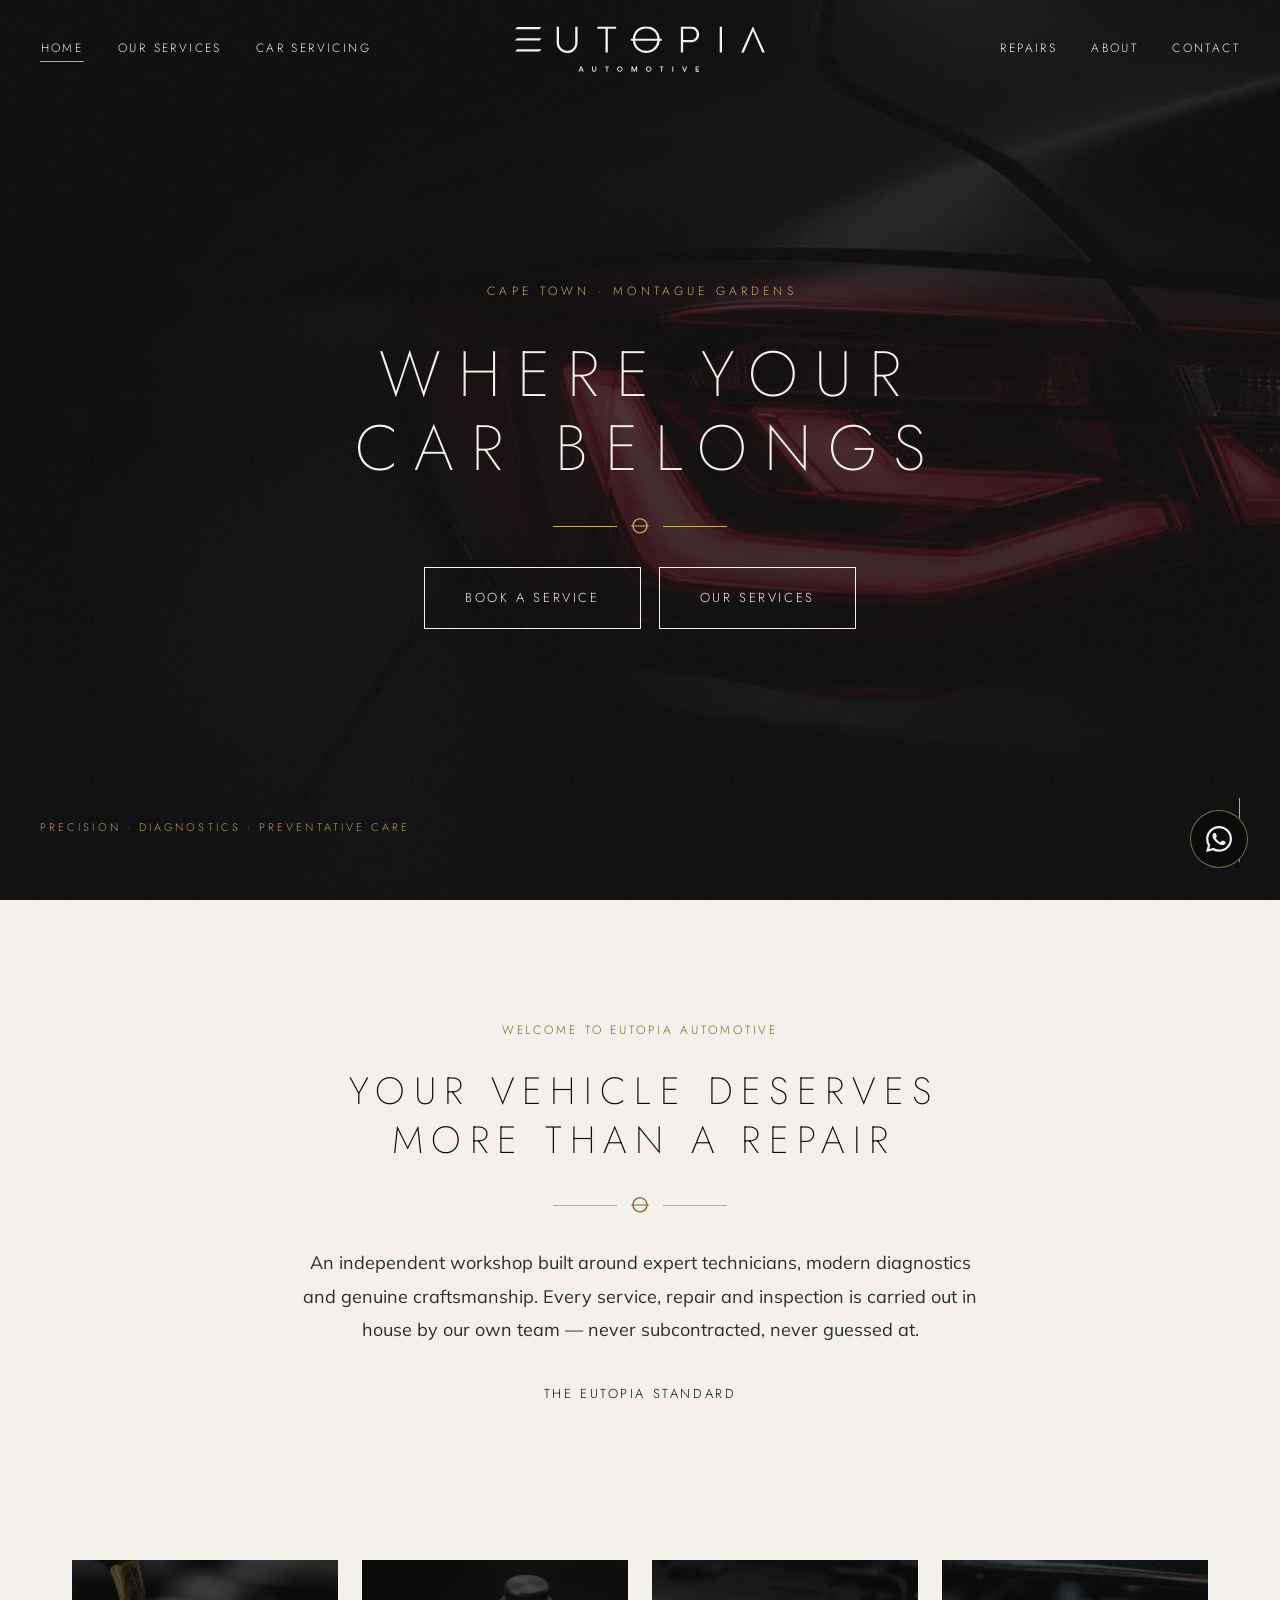
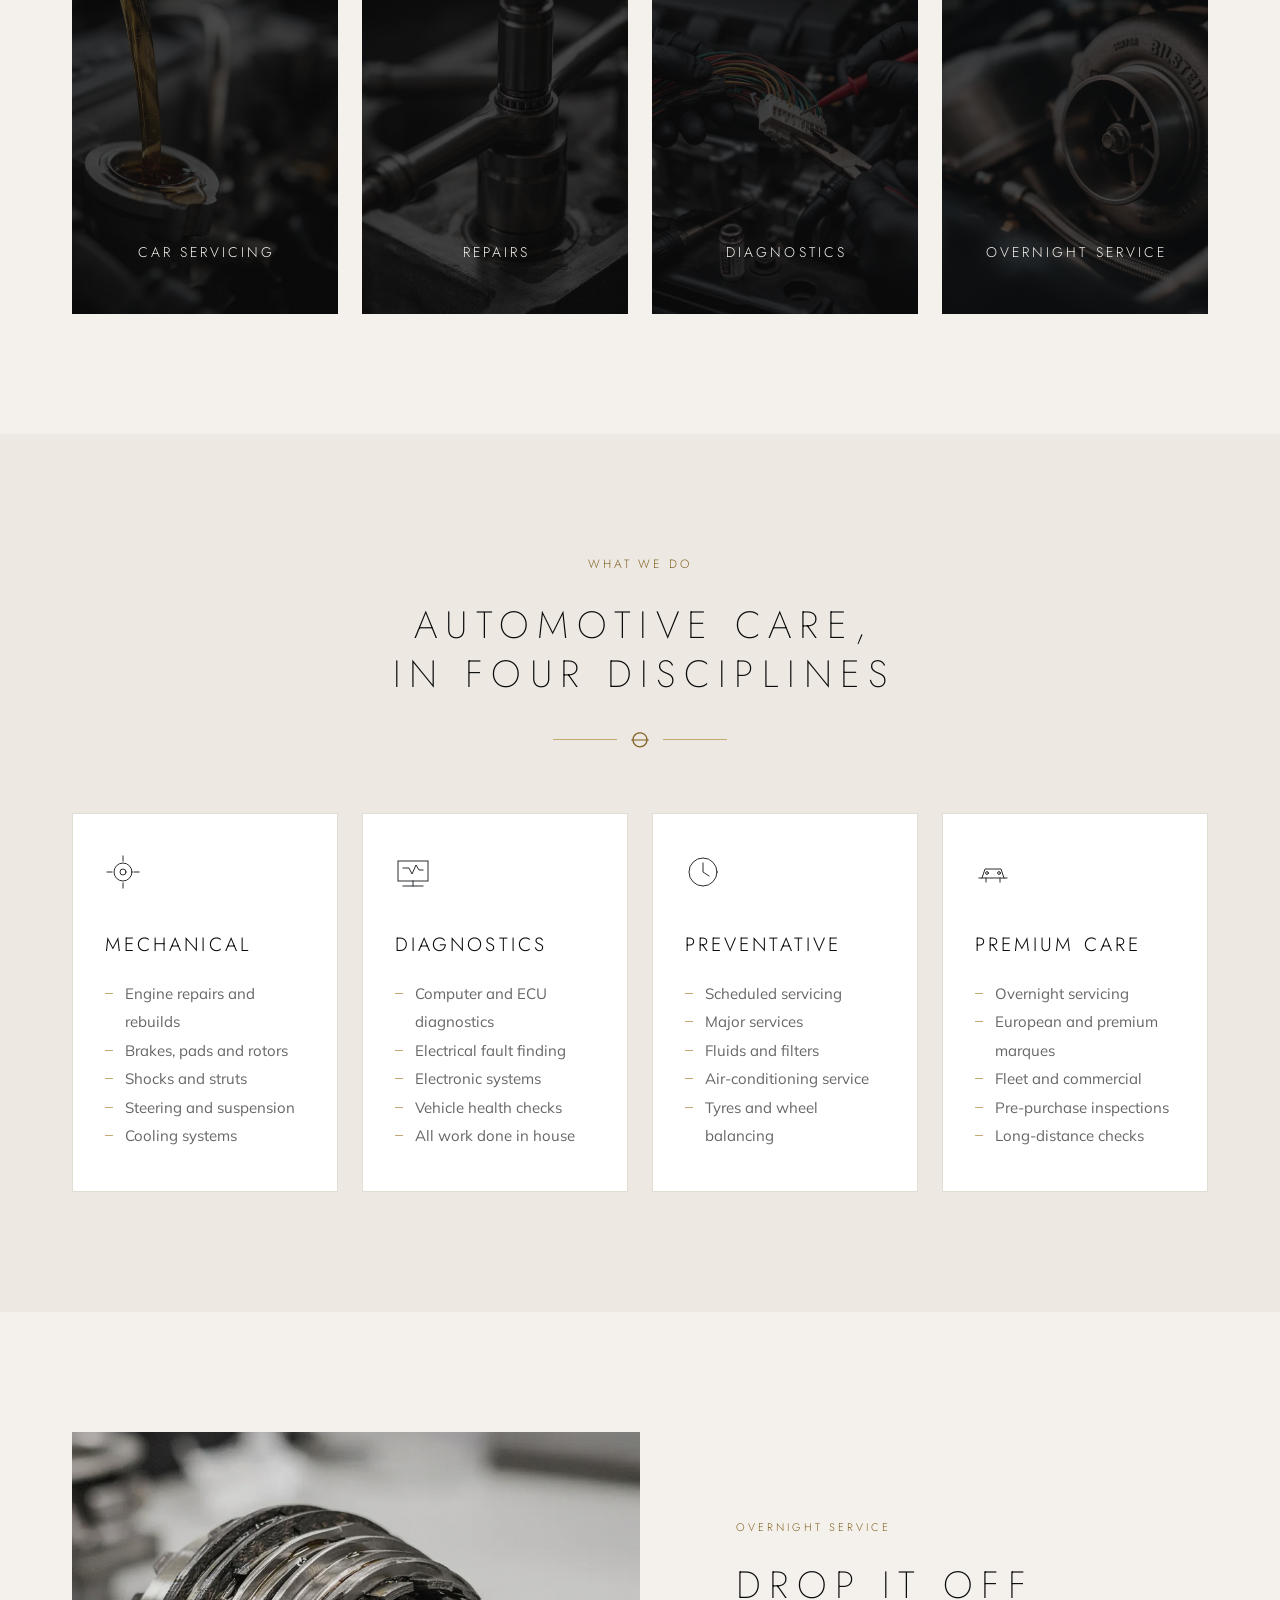
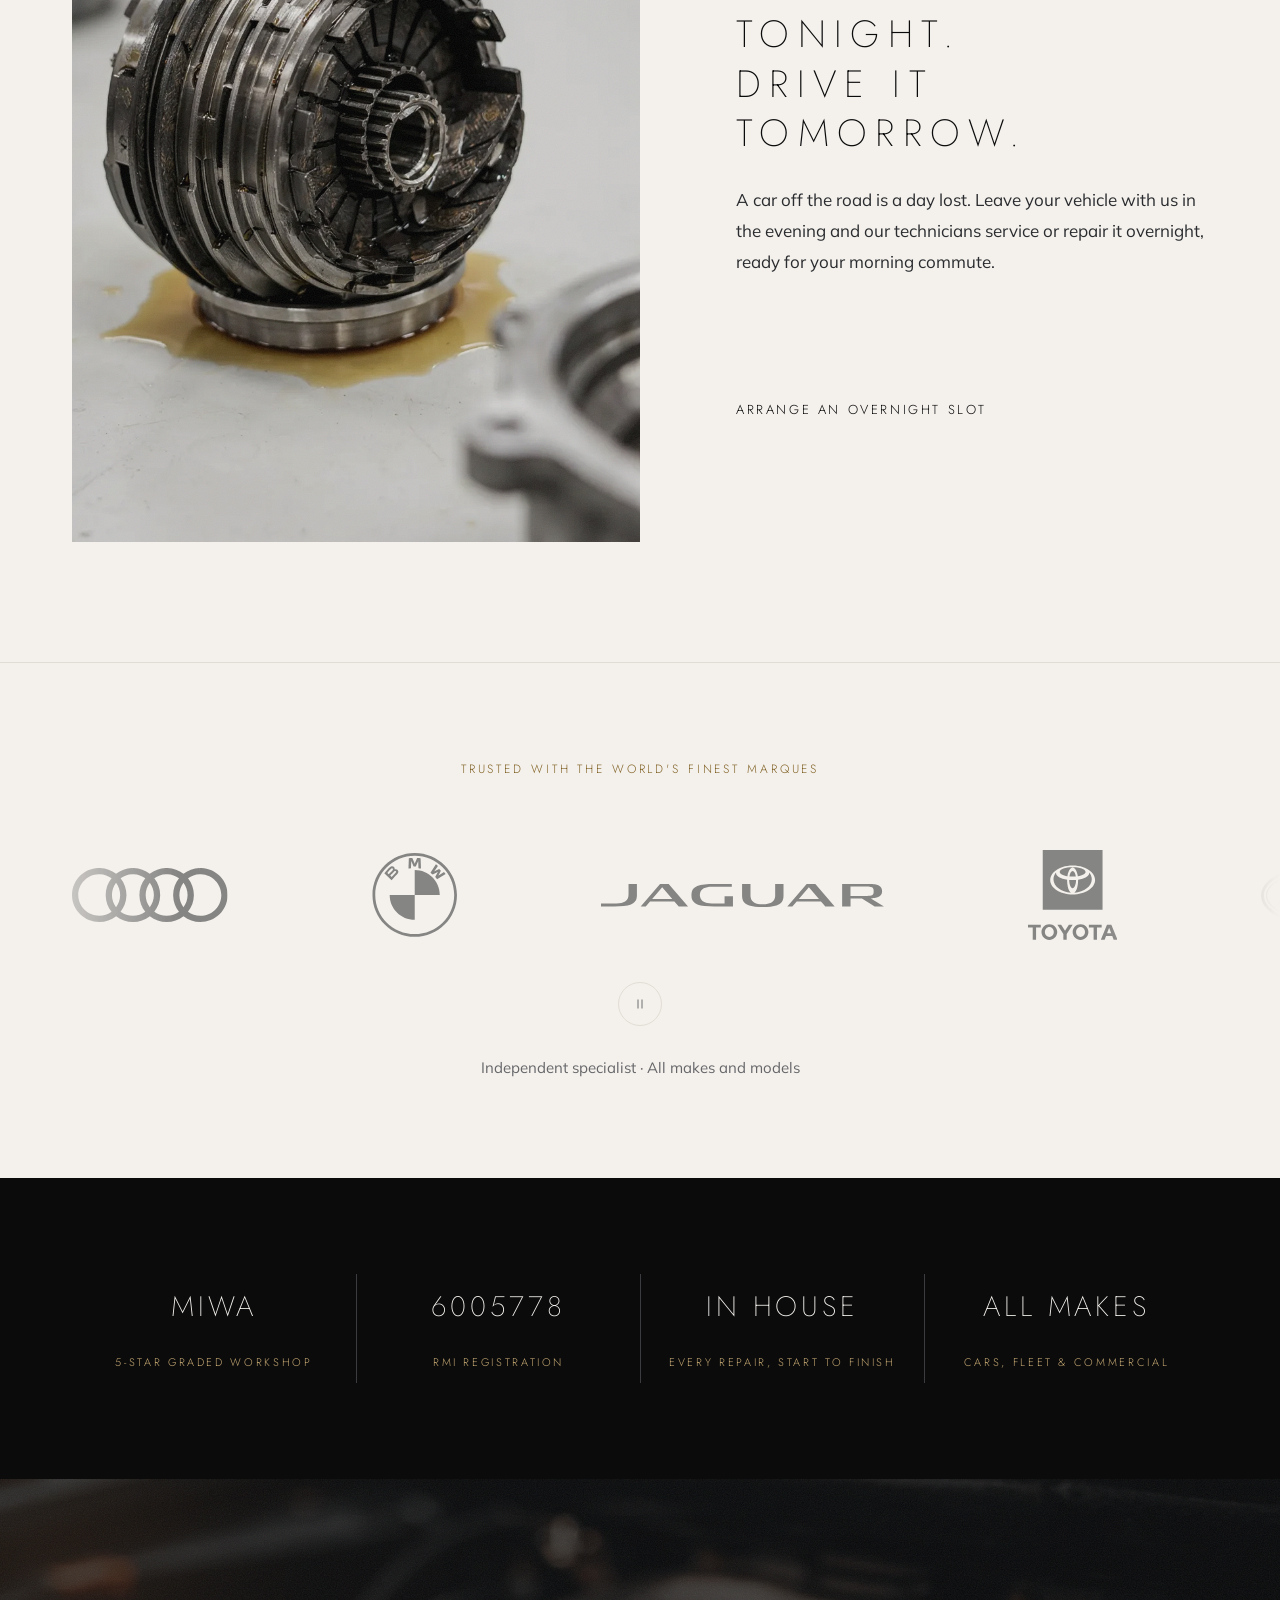
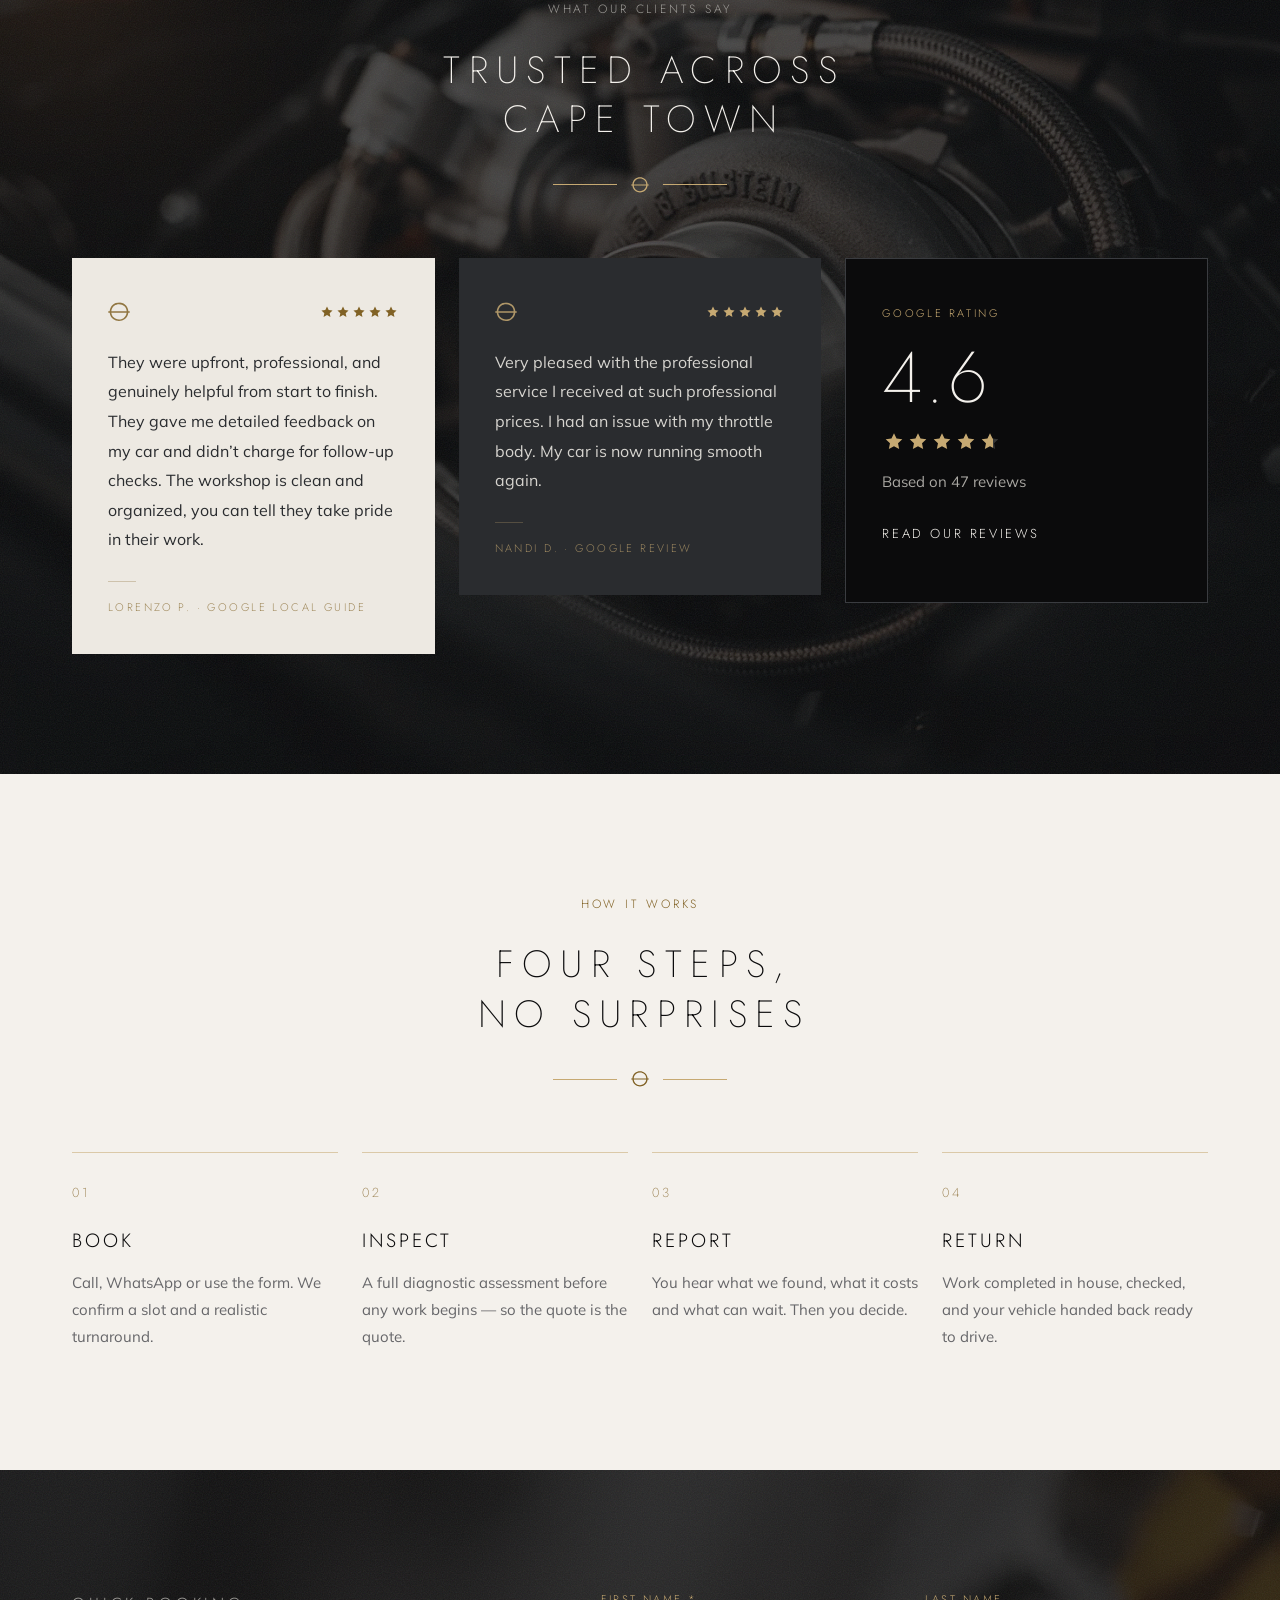
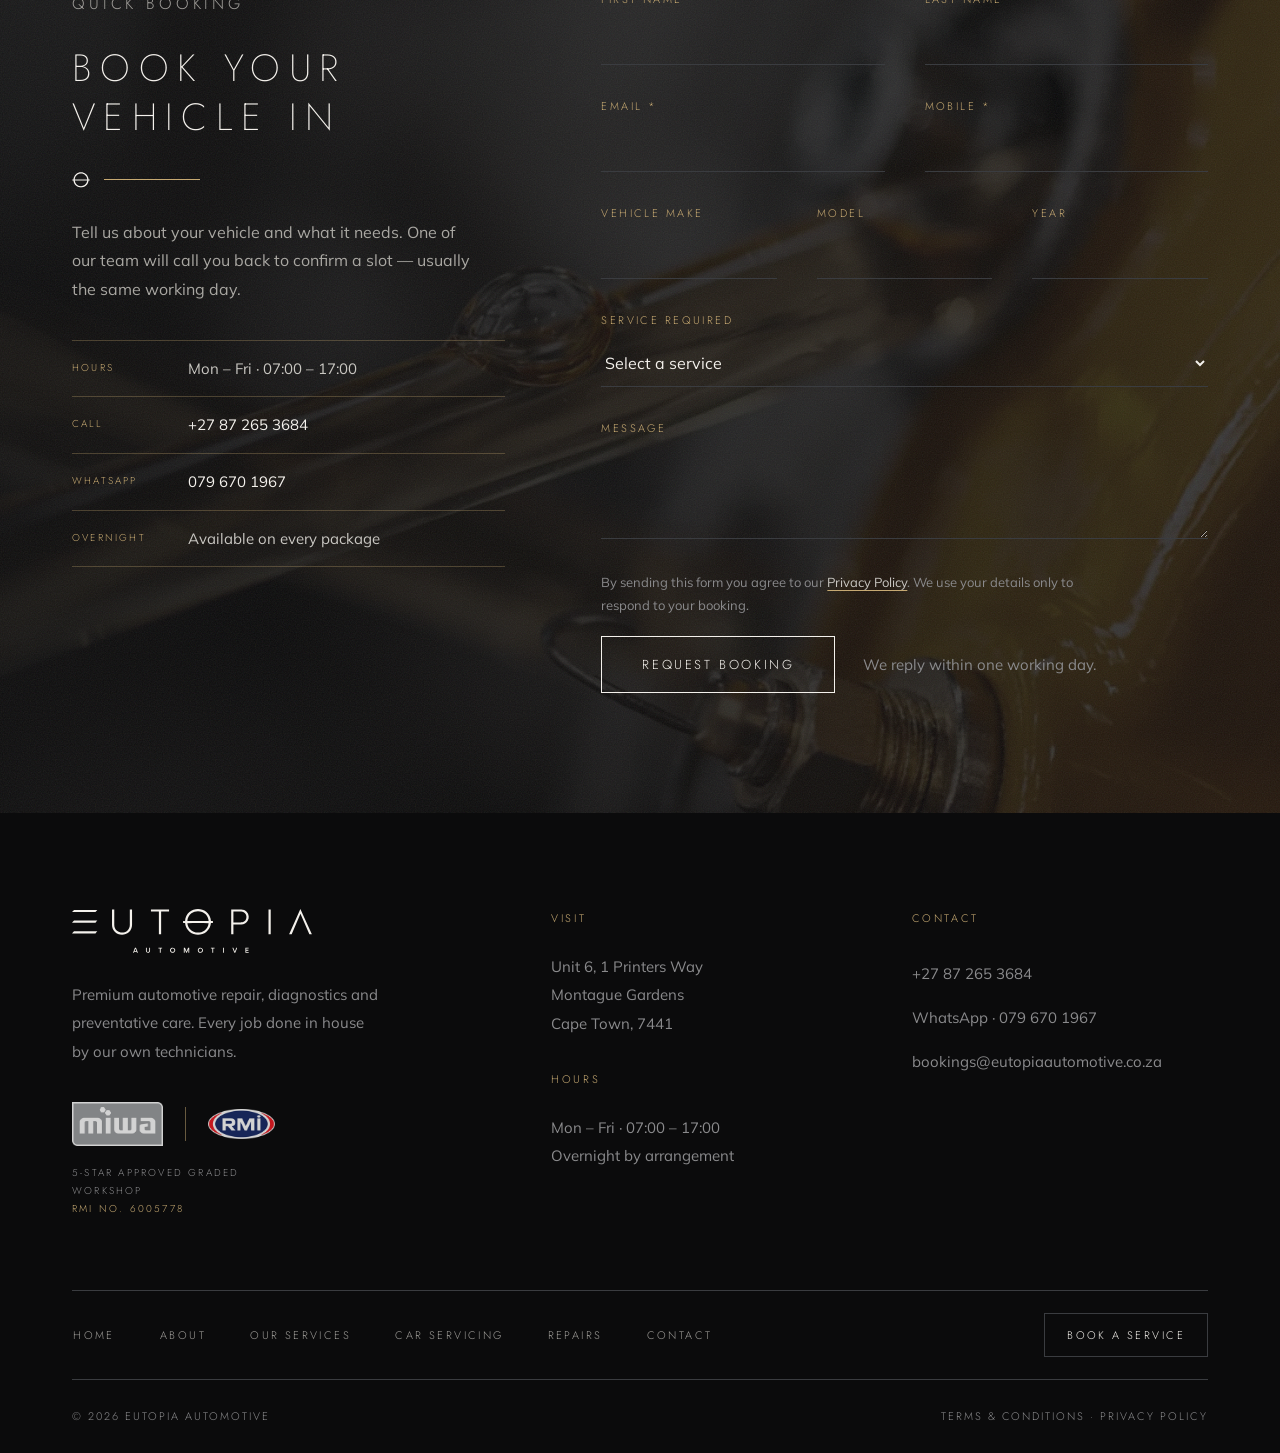
<file: index.html>
<!DOCTYPE html>
<html lang="en-ZA">
<head>
<meta charset="UTF-8">
<meta name="viewport" content="width=device-width, initial-scale=1">
<title>Car Service &amp; Repairs Cape Town | EUTOPIA Automotive</title>
<meta name="description" content="MIWA 5-star graded workshop in Montague Gardens, Cape Town. Car servicing from R850, diagnostics, repairs and overnight service — every job done in house.">
<meta name="robots" content="index, follow, max-image-preview:large, max-snippet:-1">
<link rel="canonical" href="https://www.eutopiaautomotive.co.za/">
<meta property="og:type" content="website">
<meta property="og:locale" content="en_ZA">
<meta property="og:site_name" content="EUTOPIA Automotive">
<meta property="og:title" content="Car Service &amp; Repairs Cape Town | EUTOPIA Automotive">
<meta property="og:description" content="MIWA 5-star graded workshop in Montague Gardens, Cape Town. Car servicing from R850, diagnostics, repairs and overnight service — every job done in house.">
<meta property="og:url" content="https://www.eutopiaautomotive.co.za/">
<meta property="og:image" content="https://www.eutopiaautomotive.co.za/assets/img/og-eutopia.jpg">
<meta property="og:image:width" content="1200">
<meta property="og:image:height" content="630">
<meta property="og:image:alt" content="EUTOPIA Automotive — premium automotive care in Cape Town">
<meta name="twitter:card" content="summary_large_image">
<meta name="twitter:title" content="Car Service &amp; Repairs Cape Town | EUTOPIA Automotive">
<meta name="twitter:description" content="MIWA 5-star graded workshop in Montague Gardens, Cape Town. Car servicing from R850, diagnostics, repairs and overnight service — every job done in house.">
<meta name="twitter:image" content="https://www.eutopiaautomotive.co.za/assets/img/og-eutopia.jpg">
<meta name="geo.region" content="ZA-WC">
<meta name="geo.placename" content="Montague Gardens, Cape Town">
<link rel="icon" type="image/svg+xml" href="/favicon.svg">
<link rel="apple-touch-icon" href="/favicon.svg">
<meta name="theme-color" content="#0B0B0C">
<link rel="alternate" type="text/plain" title="LLM summary" href="/llms.txt">
<link rel="preconnect" href="https://fonts.googleapis.com">
<link rel="preconnect" href="https://fonts.gstatic.com" crossorigin>
<link href="https://fonts.googleapis.com/css2?family=Jost:wght@200;300;400&family=Mulish:wght@300;400&display=swap" rel="stylesheet">
<link rel="stylesheet" href="/assets/css/site.css?v=528d8441c4">
<script type="application/ld+json">
{
 "@context": "https://schema.org",
 "@graph": [
  {
   "@type": [
    "AutoRepair",
    "LocalBusiness"
   ],
   "@id": "https://www.eutopiaautomotive.co.za/#business",
   "name": "EUTOPIA Automotive",
   "alternateName": "Total Motor Care",
   "url": "https://www.eutopiaautomotive.co.za/",
   "logo": "https://www.eutopiaautomotive.co.za/assets/brand/eutopia-logo-obsidian.svg",
   "image": "https://www.eutopiaautomotive.co.za/assets/img/og-eutopia.jpg",
   "description": "Independent automotive workshop in Montague Gardens, Cape Town: servicing, diagnostics, mechanical and auto-electrical repairs and overnight service for all makes.",
   "telephone": "+27872653684",
   "email": "bookings@eutopiaautomotive.co.za",
   "address": {
    "@type": "PostalAddress",
    "streetAddress": "Unit 6, 1 Printers Way",
    "addressLocality": "Cape Town",
    "addressRegion": "Western Cape",
    "postalCode": "7441",
    "addressCountry": "ZA"
   },
   "areaServed": [
    {
     "@type": "City",
     "name": "Cape Town"
    },
    {
     "@type": "Place",
     "name": "Montague Gardens"
    },
    {
     "@type": "Place",
     "name": "Milnerton"
    },
    {
     "@type": "Place",
     "name": "Century City"
    }
   ],
   "openingHoursSpecification": [
    {
     "@type": "OpeningHoursSpecification",
     "dayOfWeek": [
      "Monday",
      "Tuesday",
      "Wednesday",
      "Thursday",
      "Friday"
     ],
     "opens": "07:00",
     "closes": "17:00"
    }
   ],
   "priceRange": "R850–R4250",
   "currenciesAccepted": "ZAR",
   "memberOf": [
    {
     "@type": "Organization",
     "name": "Motor Industry Workshop Association (MIWA)",
     "url": "https://www.miwa.org.za/"
    },
    {
     "@type": "Organization",
     "name": "Retail Motor Industry Organisation (RMI)",
     "url": "https://www.rmi.org.za/"
    }
   ],
   "knowsAbout": [
    "Car servicing",
    "Vehicle diagnostics",
    "Auto-electrical repairs",
    "Brake repairs",
    "Suspension repairs",
    "Engine rebuilds",
    "Vehicle air-conditioning",
    "Wheel alignment and balancing",
    "Fleet maintenance"
   ],
   "contactPoint": [
    {
     "@type": "ContactPoint",
     "contactType": "customer service",
     "telephone": "+27872653684",
     "email": "bookings@eutopiaautomotive.co.za",
     "areaServed": "ZA",
     "availableLanguage": [
      "English"
     ]
    }
   ],
   "hasOfferCatalog": {
    "@id": "https://www.eutopiaautomotive.co.za/car-servicing#packages"
   }
  },
  {
   "@type": "WebSite",
   "@id": "https://www.eutopiaautomotive.co.za/#website",
   "url": "https://www.eutopiaautomotive.co.za/",
   "name": "EUTOPIA Automotive",
   "alternateName": "Total Motor Care",
   "inLanguage": "en-ZA",
   "publisher": {
    "@id": "https://www.eutopiaautomotive.co.za/#business"
   }
  },
  {
   "@type": "WebPage",
   "@id": "https://www.eutopiaautomotive.co.za/#webpage",
   "url": "https://www.eutopiaautomotive.co.za/",
   "name": "Car Service & Repairs Cape Town | EUTOPIA Automotive",
   "description": "MIWA 5-star graded workshop in Montague Gardens, Cape Town. Car servicing from R850, diagnostics, repairs and overnight service — every job done in house.",
   "inLanguage": "en-ZA",
   "isPartOf": {
    "@id": "https://www.eutopiaautomotive.co.za/#website"
   },
   "about": {
    "@id": "https://www.eutopiaautomotive.co.za/#business"
   },
   "dateModified": "2026-09-22",
   "primaryImageOfPage": {
    "@type": "ImageObject",
    "url": "https://www.eutopiaautomotive.co.za/assets/img/og-eutopia.jpg"
   }
  }
 ]
}
</script>
</head>
<body data-page="home" class="page-home">

<svg width="0" height="0" style="position:absolute" aria-hidden="true" focusable="false">
  <symbol id="eut-logo" viewBox="0 0 1639 300"><path d="M801.84 21.0896C833.213 -6.20371 883.853 -7.01705 916.4 18.7163C936.066 33.8896 947.92 58.063 949.093 82.7563C953.493 82.7563 957.893 82.7696 962.306 82.7696C962.306 87.3296 962.306 91.8896 962.306 96.463C957.826 96.463 953.36 96.4763 948.893 96.463C946.906 119.93 935.306 142.61 916.626 157.13C885.013 182.276 836.186 182.37 804.573 157.183C785.88 142.65 774.253 119.956 772.266 96.463C767.76 96.4763 763.253 96.463 758.76 96.463C758.733 91.8896 758.746 87.3296 758.76 82.7696C763.133 82.7696 767.52 82.7029 771.906 82.8629C773.36 59.4229 783.746 36.3563 801.84 21.0896ZM815.56 29.4896C798.88 41.9296 788.84 62.1163 787.6 82.7563C836.173 82.7696 884.746 82.7696 933.32 82.7563C932.213 65.303 925.093 48.1163 912.626 35.7429C887.64 10.2629 843.693 7.87627 815.56 29.4896ZM787.88 96.4896C789.533 111.796 795.8 126.703 806.28 138.063C830.24 164.836 874.333 168.69 903.373 148.076C920.293 136.383 931.026 116.85 933.04 96.4896C884.653 96.4629 836.266 96.4629 787.88 96.4896Z" fill="currentColor"/><path d="M1559.67 0.0898438C1585.97 57.5965 1612.17 115.157 1638.33 172.73C1632.63 172.73 1626.92 172.757 1621.23 172.717C1600.92 125.69 1580.64 78.6498 1560.24 31.6632C1540.28 78.6898 1520.37 125.743 1500.37 172.743C1494.49 172.743 1488.63 172.69 1482.77 172.77C1508.25 115.143 1534.05 57.6632 1559.67 0.0898438Z" fill="currentColor"/><path d="M273.254 2.95626C278.347 2.90292 283.441 2.92959 288.534 2.91626C288.574 38.3563 288.521 73.8096 288.561 109.25C288.667 124.396 295.401 139.516 307.187 149.156C326.214 165.05 356.427 165.303 375.667 149.61C387.734 139.983 394.694 124.663 394.787 109.303C394.814 73.8496 394.814 38.4096 394.787 2.9696C399.854 2.86294 404.921 2.99628 409.987 2.84961C410.241 37.8629 410.027 72.8763 410.094 107.89C410.387 127.063 402.374 146.383 387.867 159.063C360.894 183.436 314.521 181.303 290.347 153.943C279.334 141.85 273.361 125.516 273.267 109.21C273.241 73.7829 273.281 38.3696 273.254 2.95626Z" fill="currentColor"/><path d="M539.119 2.92975C580.373 2.92975 621.626 2.91642 662.879 2.92975C662.893 7.70309 662.893 12.4631 662.893 17.2364C644.799 17.2497 626.706 17.2364 608.626 17.2364C608.626 69.1964 608.626 121.143 608.626 173.09C603.533 173.103 598.439 173.09 593.346 173.103C593.333 121.143 593.333 69.1964 593.346 17.2497C575.266 17.2231 557.186 17.2631 539.119 17.2364C539.106 12.4631 539.106 7.68975 539.119 2.92975Z" fill="currentColor"/><path d="M1087.35 2.9306C1109.96 2.9306 1132.59 2.9039 1155.21 2.9439C1169.12 2.87724 1183.13 8.26392 1192.87 18.3306C1208.89 34.4373 1211.55 61.4106 1200.09 80.8239C1191.35 96.1439 1173.99 105.597 1156.47 105.717C1138.44 105.811 1120.4 105.731 1102.37 105.757C1102.36 128.211 1102.39 150.651 1102.36 173.091C1097.35 173.091 1092.33 173.104 1087.33 173.091C1087.32 116.371 1087.31 59.6506 1087.35 2.9306ZM1102.35 17.2639C1102.39 41.9839 1102.35 66.7173 1102.37 91.4373C1116.43 91.4506 1130.48 91.4373 1144.53 91.4506C1154.76 91.7039 1165.76 91.8906 1174.61 85.9173C1191.88 75.3973 1196.27 50.2506 1185.57 33.5973C1179.23 23.3173 1167.27 17.1839 1155.28 17.2506C1137.64 17.2373 1120 17.2239 1102.35 17.2639Z" fill="currentColor"/><path d="M1342.15 2.92936C1347.13 2.91603 1352.13 2.92935 1357.15 2.91602C1357.19 59.6493 1357.17 116.369 1357.16 173.103C1352.13 173.089 1347.13 173.103 1342.13 173.076C1342.13 116.369 1342.12 59.6494 1342.15 2.92936Z" fill="currentColor"/><path d="M0 20.8224C4.57333 15.8758 9.12 10.9158 13.7067 5.98242C66.72 5.99576 119.747 5.9691 172.76 5.99577C168.587 10.9558 164.4 15.9158 160.187 20.8491C106.787 20.8091 53.4 20.8491 0 20.8224Z" fill="currentColor"/><path d="M14.0937 79.0368C66.9737 78.8501 119.867 79.0101 172.76 78.9568C168.654 83.9168 164.414 88.7568 160.347 93.7435C106.907 93.8768 53.4537 93.7701 0.0136719 93.7968C4.80034 88.9835 8.93367 83.3568 14.0937 79.0368Z" fill="currentColor"/><path d="M13.814 151.889C66.8007 151.995 119.774 151.875 172.761 151.942C168.601 156.889 164.414 161.822 160.254 166.755C106.841 166.782 53.4407 166.782 0.0273438 166.755C4.60068 161.782 9.14734 156.769 13.814 151.889Z" fill="currentColor"/><path d="M682.454 264.837C691.974 262.077 703.214 268.424 704.667 278.477C706.614 287.477 700.294 297.21 691.174 298.797C682.347 300.97 672.201 295.61 669.961 286.61C667.107 277.49 673.027 266.824 682.454 264.837ZM681.094 271.49C672.961 275.784 673.681 289.37 682.361 292.624C690.054 296.304 699.907 289.637 698.947 281.064C698.961 272.424 688.294 266.957 681.094 271.49Z" fill="currentColor"/><path d="M873.107 264.649C882.974 262.196 894.081 269.489 894.721 279.863C896.147 289.703 887.734 299.263 877.801 299.209C868.414 299.983 859.334 292.209 859.201 282.703C858.481 274.276 864.787 266.089 873.107 264.649ZM871.734 271.089C863.387 274.689 863.041 288.009 871.147 292.089C878.281 296.396 888.734 291.076 888.787 282.569C889.947 273.716 879.481 266.929 871.734 271.089Z" fill="currentColor"/><path d="M429.934 264.797C432.227 264.797 434.52 264.784 436.827 264.797C441.307 276.077 445.76 287.384 450.214 298.677C448.054 298.664 445.907 298.664 443.76 298.664C442.854 296.264 441.934 293.877 441 291.49C435.867 291.49 430.734 291.49 425.6 291.49C424.667 293.877 423.747 296.264 422.854 298.677C420.747 298.664 418.64 298.664 416.547 298.677C421 287.384 425.454 276.09 429.934 264.797ZM433.214 271.29C431.44 276.25 429.507 281.157 427.667 286.09C431.414 286.077 435.187 286.077 438.947 286.09C437.054 281.144 435.28 276.157 433.214 271.29Z" fill="currentColor"/><path d="M505.133 287.37C504.839 279.85 505.093 272.317 505.039 264.81C506.466 264.797 509.346 264.783 510.786 264.783C510.959 272.063 510.653 279.357 510.933 286.65C511.266 291.237 516.213 294.423 520.586 293.41C524.386 292.837 527.279 289.143 527.066 285.33C527.133 278.49 527.039 271.637 527.079 264.797C529.013 264.797 530.946 264.797 532.893 264.797C532.839 272.023 532.999 279.263 532.839 286.49C532.773 293.557 526.186 299.37 519.239 299.223C512.413 299.61 505.706 294.29 505.133 287.37Z" fill="currentColor"/><path d="M590.213 270.304C590.226 268.45 590.24 266.624 590.253 264.797C598.626 264.81 607 264.784 615.373 264.81C615.36 266.637 615.36 268.477 615.373 270.317C612.16 270.304 608.96 270.317 605.773 270.33C605.76 279.77 605.773 289.224 605.76 298.677C603.813 298.664 601.866 298.664 599.933 298.677C599.866 289.21 600.026 279.744 599.84 270.277C596.626 270.317 593.426 270.317 590.213 270.304Z" fill="currentColor"/><path d="M763.721 298.624C763.774 287.344 763.694 276.077 763.747 264.797C766.267 264.784 768.787 264.797 771.334 264.797C774.987 273.064 778.521 281.384 782.214 289.637C785.801 281.37 789.427 273.117 792.974 264.824C795.481 264.797 797.987 264.797 800.507 264.797C800.521 276.09 800.521 287.384 800.507 298.677C798.561 298.664 796.614 298.664 794.681 298.677C794.667 290.69 794.667 282.69 794.681 274.704C791.147 282.664 787.681 290.664 784.201 298.637C783.201 298.677 781.187 298.744 780.187 298.77C776.467 291.05 773.454 282.997 769.667 275.304C769.481 283.104 769.614 290.89 769.574 298.69C767.614 298.664 765.654 298.624 763.721 298.624Z" fill="currentColor"/><path d="M948.627 264.809C957.013 264.795 965.4 264.795 973.787 264.809C973.773 266.635 973.76 268.462 973.773 270.316C970.56 270.302 967.36 270.316 964.16 270.329C964.16 279.782 964.173 289.222 964.16 298.675C962.2 298.662 960.253 298.662 958.32 298.675C958.307 289.222 958.32 279.782 958.32 270.329C955.08 270.316 951.853 270.302 948.64 270.316C948.627 268.476 948.613 266.635 948.627 264.809Z" fill="currentColor"/><path d="M1032.01 264.797C1033.93 264.797 1035.88 264.797 1037.84 264.81C1037.85 276.09 1037.85 287.384 1037.84 298.677C1035.88 298.664 1033.93 298.664 1032.01 298.677C1032 287.384 1032 276.09 1032.01 264.797Z" fill="currentColor"/><path d="M1095.2 264.81C1097.37 264.797 1099.57 264.797 1101.79 264.797C1105.16 273.53 1108.63 282.237 1111.91 291.01C1114.93 282.384 1120.27 274.144 1120.33 264.797C1122.35 264.797 1124.36 264.797 1126.39 264.81C1126.53 268.184 1125.95 271.557 1124.67 274.704C1121.48 282.717 1118.17 290.677 1114.97 298.677C1112.93 298.664 1110.91 298.664 1108.91 298.677C1104.35 287.37 1099.76 276.104 1095.2 264.81Z" fill="currentColor"/><path d="M1184.28 264.809C1191.63 264.795 1198.96 264.795 1206.32 264.809C1206.29 266.635 1206.29 268.462 1206.32 270.316C1200.91 270.329 1195.51 270.302 1190.11 270.329C1190.08 273.182 1190.08 276.036 1190.09 278.902C1194.96 278.902 1199.83 278.902 1204.69 278.902C1204.68 280.729 1204.68 282.569 1204.71 284.409C1199.83 284.409 1194.97 284.409 1190.11 284.409C1190.08 287.329 1190.08 290.249 1190.09 293.182C1195.59 293.195 1201.09 293.182 1206.6 293.182C1206.56 295.049 1206.53 296.902 1206.41 298.782C1199.04 298.555 1191.65 298.729 1184.28 298.675C1184.27 287.382 1184.27 276.089 1184.28 264.809Z" fill="currentColor"/></symbol>
  <symbol id="eut-logo-black" viewBox="0 0 1639 300"><path d="M801.84 21.0896C833.213 -6.20371 883.853 -7.01705 916.4 18.7163C936.066 33.8896 947.92 58.063 949.093 82.7563C953.493 82.7563 957.893 82.7696 962.306 82.7696C962.306 87.3296 962.306 91.8896 962.306 96.463C957.826 96.463 953.36 96.4763 948.893 96.463C946.906 119.93 935.306 142.61 916.626 157.13C885.013 182.276 836.186 182.37 804.573 157.183C785.88 142.65 774.253 119.956 772.266 96.463C767.76 96.4763 763.253 96.463 758.76 96.463C758.733 91.8896 758.746 87.3296 758.76 82.7696C763.133 82.7696 767.52 82.7029 771.906 82.8629C773.36 59.4229 783.746 36.3563 801.84 21.0896ZM815.56 29.4896C798.88 41.9296 788.84 62.1163 787.6 82.7563C836.173 82.7696 884.746 82.7696 933.32 82.7563C932.213 65.3029 925.093 48.1163 912.626 35.7429C887.64 10.2629 843.693 7.87627 815.56 29.4896ZM787.88 96.4896C789.533 111.796 795.8 126.703 806.28 138.063C830.24 164.836 874.333 168.69 903.373 148.076C920.293 136.383 931.026 116.85 933.04 96.4896C884.653 96.4629 836.266 96.4629 787.88 96.4896Z" fill="black"/><path d="M1559.67 0.0898438C1585.97 57.5965 1612.17 115.157 1638.33 172.73C1632.63 172.73 1626.92 172.757 1621.23 172.717C1600.92 125.69 1580.64 78.6498 1560.24 31.6632C1540.28 78.6898 1520.37 125.743 1500.37 172.743C1494.49 172.743 1488.63 172.69 1482.77 172.77C1508.25 115.143 1534.05 57.6632 1559.67 0.0898438Z" fill="black"/><path d="M273.254 2.95626C278.347 2.90292 283.441 2.92959 288.534 2.91626C288.574 38.3563 288.521 73.8096 288.561 109.25C288.667 124.396 295.401 139.516 307.187 149.156C326.214 165.05 356.427 165.303 375.667 149.61C387.734 139.983 394.694 124.663 394.787 109.303C394.814 73.8496 394.814 38.4096 394.787 2.9696C399.854 2.86294 404.921 2.99628 409.987 2.84961C410.241 37.8629 410.027 72.8763 410.094 107.89C410.387 127.063 402.374 146.383 387.867 159.063C360.894 183.436 314.521 181.303 290.347 153.943C279.334 141.85 273.361 125.516 273.267 109.21C273.241 73.7829 273.281 38.3696 273.254 2.95626Z" fill="black"/><path d="M539.119 2.92975C580.373 2.92975 621.626 2.91642 662.879 2.92975C662.893 7.70309 662.893 12.4631 662.893 17.2364C644.799 17.2497 626.706 17.2364 608.626 17.2364C608.626 69.1964 608.626 121.143 608.626 173.09C603.533 173.103 598.439 173.09 593.346 173.103C593.333 121.143 593.333 69.1964 593.346 17.2497C575.266 17.2231 557.186 17.2631 539.119 17.2364C539.106 12.4631 539.106 7.68975 539.119 2.92975Z" fill="black"/><path d="M1087.35 2.9306C1109.96 2.9306 1132.59 2.9039 1155.21 2.9439C1169.12 2.87724 1183.13 8.26392 1192.87 18.3306C1208.89 34.4373 1211.55 61.4106 1200.09 80.8239C1191.35 96.1439 1173.99 105.597 1156.47 105.717C1138.44 105.811 1120.4 105.731 1102.37 105.757C1102.36 128.211 1102.39 150.651 1102.36 173.091C1097.35 173.091 1092.33 173.104 1087.33 173.091C1087.32 116.371 1087.31 59.6506 1087.35 2.9306ZM1102.35 17.2639C1102.39 41.9839 1102.35 66.7173 1102.37 91.4373C1116.43 91.4506 1130.48 91.4372 1144.53 91.4506C1154.76 91.7039 1165.76 91.8906 1174.61 85.9173C1191.88 75.3973 1196.27 50.2506 1185.57 33.5973C1179.23 23.3173 1167.27 17.1839 1155.28 17.2506C1137.64 17.2373 1120 17.2239 1102.35 17.2639Z" fill="black"/><path d="M1342.15 2.92936C1347.13 2.91603 1352.13 2.92935 1357.15 2.91602C1357.19 59.6493 1357.17 116.369 1357.16 173.103C1352.13 173.089 1347.13 173.103 1342.13 173.076C1342.13 116.369 1342.12 59.6494 1342.15 2.92936Z" fill="black"/><path d="M0 20.8224C4.57333 15.8758 9.12 10.9158 13.7067 5.98242C66.72 5.99576 119.747 5.9691 172.76 5.99577C168.587 10.9558 164.4 15.9158 160.187 20.8491C106.787 20.8091 53.4 20.8491 0 20.8224Z" fill="black"/><path d="M14.0937 79.0368C66.9737 78.8501 119.867 79.0101 172.76 78.9568C168.654 83.9168 164.414 88.7568 160.347 93.7435C106.907 93.8768 53.4537 93.7701 0.0136719 93.7968C4.80034 88.9835 8.93367 83.3568 14.0937 79.0368Z" fill="black"/><path d="M13.814 151.889C66.8007 151.995 119.774 151.875 172.761 151.942C168.601 156.889 164.414 161.822 160.254 166.755C106.841 166.782 53.4407 166.782 0.0273438 166.755C4.60068 161.782 9.14734 156.769 13.814 151.889Z" fill="black"/><path d="M682.454 264.837C691.974 262.077 703.214 268.424 704.667 278.477C706.614 287.477 700.294 297.21 691.174 298.797C682.347 300.97 672.201 295.61 669.961 286.61C667.107 277.49 673.027 266.824 682.454 264.837ZM681.094 271.49C672.961 275.784 673.681 289.37 682.361 292.624C690.054 296.304 699.907 289.637 698.947 281.064C698.961 272.424 688.294 266.957 681.094 271.49Z" fill="black"/><path d="M873.107 264.649C882.974 262.196 894.081 269.489 894.721 279.863C896.147 289.703 887.734 299.263 877.801 299.209C868.414 299.983 859.334 292.209 859.201 282.703C858.481 274.276 864.787 266.089 873.107 264.649ZM871.734 271.089C863.387 274.689 863.041 288.009 871.147 292.089C878.281 296.396 888.734 291.076 888.787 282.569C889.947 273.716 879.481 266.929 871.734 271.089Z" fill="black"/><path d="M429.934 264.797C432.227 264.797 434.52 264.784 436.827 264.797C441.307 276.077 445.76 287.384 450.214 298.677C448.054 298.664 445.907 298.664 443.76 298.664C442.854 296.264 441.934 293.877 441 291.49C435.867 291.49 430.734 291.49 425.6 291.49C424.667 293.877 423.747 296.264 422.854 298.677C420.747 298.664 418.64 298.664 416.547 298.677C421 287.384 425.454 276.09 429.934 264.797ZM433.214 271.29C431.44 276.25 429.507 281.157 427.667 286.09C431.414 286.077 435.187 286.077 438.947 286.09C437.054 281.144 435.28 276.157 433.214 271.29Z" fill="black"/><path d="M505.133 287.37C504.839 279.85 505.093 272.317 505.039 264.81C506.466 264.797 509.346 264.783 510.786 264.783C510.959 272.063 510.653 279.357 510.933 286.65C511.266 291.237 516.213 294.423 520.586 293.41C524.386 292.837 527.279 289.143 527.066 285.33C527.133 278.49 527.039 271.637 527.079 264.797C529.013 264.797 530.946 264.797 532.893 264.797C532.839 272.023 532.999 279.263 532.839 286.49C532.773 293.557 526.186 299.37 519.239 299.223C512.413 299.61 505.706 294.29 505.133 287.37Z" fill="black"/><path d="M590.213 270.304C590.226 268.45 590.24 266.624 590.253 264.797C598.626 264.81 607 264.784 615.373 264.81C615.36 266.637 615.36 268.477 615.373 270.317C612.16 270.304 608.96 270.317 605.773 270.33C605.76 279.77 605.773 289.224 605.76 298.677C603.813 298.664 601.866 298.664 599.933 298.677C599.866 289.21 600.026 279.744 599.84 270.277C596.626 270.317 593.426 270.317 590.213 270.304Z" fill="black"/><path d="M763.721 298.624C763.774 287.344 763.694 276.077 763.747 264.797C766.267 264.784 768.787 264.797 771.334 264.797C774.987 273.064 778.521 281.384 782.214 289.637C785.801 281.37 789.427 273.117 792.974 264.824C795.481 264.797 797.987 264.797 800.507 264.797C800.521 276.09 800.521 287.384 800.507 298.677C798.561 298.664 796.614 298.664 794.681 298.677C794.667 290.69 794.667 282.69 794.681 274.704C791.147 282.664 787.681 290.664 784.201 298.637C783.201 298.677 781.187 298.744 780.187 298.77C776.467 291.05 773.454 282.997 769.667 275.304C769.481 283.104 769.614 290.89 769.574 298.69C767.614 298.664 765.654 298.624 763.721 298.624Z" fill="black"/><path d="M948.627 264.809C957.013 264.795 965.4 264.795 973.787 264.809C973.773 266.635 973.76 268.462 973.773 270.316C970.56 270.302 967.36 270.316 964.16 270.329C964.16 279.782 964.173 289.222 964.16 298.675C962.2 298.662 960.253 298.662 958.32 298.675C958.307 289.222 958.32 279.782 958.32 270.329C955.08 270.316 951.853 270.302 948.64 270.316C948.627 268.476 948.613 266.635 948.627 264.809Z" fill="black"/><path d="M1032.01 264.797C1033.93 264.797 1035.88 264.797 1037.84 264.81C1037.85 276.09 1037.85 287.384 1037.84 298.677C1035.88 298.664 1033.93 298.664 1032.01 298.677C1032 287.384 1032 276.09 1032.01 264.797Z" fill="black"/><path d="M1095.2 264.81C1097.37 264.797 1099.57 264.797 1101.79 264.797C1105.16 273.53 1108.63 282.237 1111.91 291.01C1114.93 282.384 1120.27 274.144 1120.33 264.797C1122.35 264.797 1124.36 264.797 1126.39 264.81C1126.53 268.184 1125.95 271.557 1124.67 274.704C1121.48 282.717 1118.17 290.677 1114.97 298.677C1112.93 298.664 1110.91 298.664 1108.91 298.677C1104.35 287.37 1099.76 276.104 1095.2 264.81Z" fill="black"/><path d="M1184.28 264.809C1191.63 264.795 1198.96 264.795 1206.32 264.809C1206.29 266.635 1206.29 268.462 1206.32 270.316C1200.91 270.329 1195.51 270.302 1190.11 270.329C1190.08 273.182 1190.08 276.036 1190.09 278.902C1194.96 278.902 1199.83 278.902 1204.69 278.902C1204.68 280.729 1204.68 282.569 1204.71 284.409C1199.83 284.409 1194.97 284.409 1190.11 284.409C1190.08 287.329 1190.08 290.249 1190.09 293.182C1195.59 293.195 1201.09 293.182 1206.6 293.182C1206.56 295.049 1206.53 296.902 1206.41 298.782C1199.04 298.555 1191.65 298.729 1184.28 298.675C1184.27 287.382 1184.27 276.089 1184.28 264.809Z" fill="black"/></symbol>
  <symbol id="eut-mark" viewBox="756 -4 209 187"><path d="M801.84 21.0896C833.213 -6.20371 883.853 -7.01705 916.4 18.7163C936.066 33.8896 947.92 58.063 949.093 82.7563C953.493 82.7563 957.893 82.7696 962.306 82.7696C962.306 87.3296 962.306 91.8896 962.306 96.463C957.826 96.463 953.36 96.4763 948.893 96.463C946.906 119.93 935.306 142.61 916.626 157.13C885.013 182.276 836.186 182.37 804.573 157.183C785.88 142.65 774.253 119.956 772.266 96.463C767.76 96.4763 763.253 96.463 758.76 96.463C758.733 91.8896 758.746 87.3296 758.76 82.7696C763.133 82.7696 767.52 82.7029 771.906 82.8629C773.36 59.4229 783.746 36.3563 801.84 21.0896ZM815.56 29.4896C798.88 41.9296 788.84 62.1163 787.6 82.7563C836.173 82.7696 884.746 82.7696 933.32 82.7563C932.213 65.303 925.093 48.1163 912.626 35.7429C887.64 10.2629 843.693 7.87627 815.56 29.4896ZM787.88 96.4896C789.533 111.796 795.8 126.703 806.28 138.063C830.24 164.836 874.333 168.69 903.373 148.076C920.293 136.383 931.026 116.85 933.04 96.4896C884.653 96.4629 836.266 96.4629 787.88 96.4896Z" fill="currentColor"/></symbol>

  <symbol id="mq-jaguar" viewBox="0 0 1045.7 85"><g fill="currentColor"><g> <g> <path d="M997.4,53.2l6.1-0.5c2.5-0.2,5-0.5,7.3-0.8c6-0.9,11.1-2.5,15.3-4.7c1.6-0.8,2.4-1.4,4.2-2.7&#xA;&#x9;&#x9;&#x9;c5.3-3.8,8-8.9,8.4-15.9c0.1-1.4,0-2.5-0.1-3.7c-0.3-4.4-1.3-8.1-3.1-11c-2.1-3.5-5.1-6.2-9.1-8.2c-4-2-9.1-3.5-15-4.4&#xA;&#x9;&#x9;&#x9;c0,0-8.7-1.4-21.6-1.4h-98.6v83.1h31V53.8h42.1l47.4,29.3h34L997.4,53.2z M983.3,9.6c0.2,0,0.3,0,0.5,0c3.5,0.1,6.5,0.2,9.1,0.5&#xA;&#x9;&#x9;&#x9;c3.3,0.4,6.1,1.1,8.3,2.3c2.3,1.2,4.1,3,5,5.2c0.9,1.9,1.3,4.3,1.4,7.2c0,0.2,0.1,4.2-0.1,6.2c-0.1,2-0.6,4.2-1.3,5.7&#xA;&#x9;&#x9;&#x9;c-0.7,1.6-1.7,2.9-3.1,4c-0.4,0.3-0.8,0.6-1.2,0.8c-2,1.1-4.5,1.8-7.7,2.2c-2.9,0.3-6.6,0.5-11,0.5h-61.2V9.6H983.3z"> </path> <path d="M101.8,0v39.1c0,11.7-4.3,20.4-12.8,25.8C81.7,69.6,71.1,72,57.6,72H0v11.1h47.8c13.3,0,25.5-0.5,36.2-1.5&#xA;&#x9;&#x9;&#x9;c10.5-1,19.4-3,26.6-6c7-2.9,12.5-7.1,16.3-12.5c3.4-4.9,5.3-11.3,5.7-19.2c0-0.7,0.1-1.6,0.1-2.6V0H101.8z"> </path> <path d="M456.7,45V72h-47.3c-24.8,0-39.2-8-43.1-23.6c-1.6-6.5-0.6-12.7,0-15c3.8-15.8,18-23.5,43.1-23.5h74V0h-64.3&#xA;&#x9;&#x9;&#x9;c-13.5,0-25.7,0.5-36.4,1.4c-10.4,0.9-19.4,2.9-26.6,5.8c-7.1,2.9-12.5,7-16.2,12.4c-3.6,5.1-5.4,12-5.6,20.5c0,0.2,0,0.4,0,0.7&#xA;&#x9;&#x9;&#x9;c0,0.4,0,0.8,0,1.3c0.1,8.8,2,15.9,5.7,21.1c3.8,5.4,9.3,9.6,16.3,12.5c7.2,3,16.2,5,26.6,6c10.7,1,22.8,1.5,36.2,1.5h68.5V45&#xA;&#x9;&#x9;&#x9;H456.7z"> </path> <path d="M250.1,0h-31.9l-71.5,83.1h18.5l16.1-18.7h89.9l16.1,18.7h34.4L250.1,0z M226.2,12.2l37.3,43.3h-74.5&#xA;&#x9;&#x9;&#x9;L226.2,12.2z"> </path> <path d="M760.1,0l-71.5,83.1h18.5l16.1-18.8h89.8l16.1,18.8h34.5L792.1,0H760.1z M805.5,55.5h-74.6l37.3-43.3&#xA;&#x9;&#x9;&#x9;L805.5,55.5z"> </path> <path d="M643.7,0v42.1c0,3.6-0.5,6.9-1.2,9.9c-4,15.3-18.3,23.1-42.9,23.2h-3.1c-24.7,0-39.1-8-43-23.5&#xA;&#x9;&#x9;&#x9;c-0.7-2.9-1.1-6.1-1.1-9.5V0h-31v43.4c0,9,1.9,16.4,5.7,21.8c2.4,3.3,5.4,6.3,9,8.7c2.2,1.4,4.6,2.7,7.3,3.8&#xA;&#x9;&#x9;&#x9;c2.7,1.1,5.6,2.1,8.8,2.9c5.3,1.4,11.3,2.4,17.9,3.1c8.3,0.8,17.7,1.3,27.9,1.3c10.3,0,19.6-0.5,27.9-1.3c6.5-0.6,12.5-1.6,17.8-3&#xA;&#x9;&#x9;&#x9;c3.2-0.8,6.1-1.8,8.8-2.9c2.7-1.1,5.1-2.3,7.3-3.8c3.7-2.4,6.7-5.3,9-8.7c3.8-5.4,5.7-12.8,5.7-21.8V0H643.7z"> </path> </g> </g></g></symbol>
  <symbol id="mq-landrover" viewBox="0 0 226.75 118.75"><g fill="currentColor"><path d="M153.79,76.5l2.07-5.62h-9.49l1.47-4.29h10.28l2.26-6.2h-19.41l-.27.79.46.46c.5.48.48,1.06.05,2.31l-8.09,23.31h18.14l2.19-6.24h-10.59l1.56-4.52h9.37ZM131.15,60.41l-9.88,19.3h-.21l-.5-19.3h-8.27l-.32.7.71.43c.68.48.87.97.96,2.31l1.12,23.42h9.21l14.86-26.86h-7.69ZM57.02,63.87l-20.38,6.66-2.49,6.79h17.97l2.34-6.4h-12.46l14.14-4.76.87-2.3h0ZM76.32,70.16c-.47,1.15-.98,1.42-1.65,1.69-.45.18-1.4.24-2.32.24h-3.56l1.93-5.55h4.3c1.29,0,1.81.67,1.83,1.42,0,.48-.22,1.37-.54,2.19h0ZM75.68,60.41h-11.66l-.24.7.47.46c.5.49.48,1.06.04,2.31l-8.15,23.39h7.45l3.18-9.29h2.52s2.8,9.29,2.8,9.29h7.48l-3.52-9.5c2.04-.33,3.07-.91,4.09-1.82,1.4-1.28,2.38-3.07,3.18-5.71,1.17-3.83.46-6.01-.29-7.13-1.04-1.54-3.23-2.7-7.37-2.7h0ZM175.57,70.16c-.46,1.15-.98,1.42-1.64,1.69-.46.18-1.4.24-2.32.24h-3.55l1.92-5.55h4.3c1.28,0,1.81.67,1.82,1.42.01.48-.22,1.37-.53,2.19h0ZM174.92,60.41h-11.66l-.23.7.47.46c.5.49.48,1.06.05,2.31l-8.15,23.39h7.45l3.18-9.28h2.52l2.8,9.28h7.47l-3.51-9.5c2.04-.33,3.06-.91,4.08-1.82,1.41-1.28,2.38-3.07,3.18-5.71,1.18-3.83.47-6.01-.29-7.13-1.04-1.54-3.23-2.7-7.38-2.7h0ZM190.21,96.45c-20.45,10.51-47.74,16.3-76.84,16.3s-56.37-5.79-76.83-16.3c-19.67-10.11-30.51-23.28-30.51-37.07s10.84-26.97,30.51-37.08C57,11.79,84.28,6,113.38,6s56.38,5.8,76.84,16.3c19.68,10.1,30.51,23.27,30.51,37.08s-10.83,26.96-30.51,37.07ZM192.98,16.97C171.68,6.03,143.41,0,113.38,0S55.08,6.03,33.78,16.97C21.16,23.45,0,37.59,0,59.38s21.16,35.92,33.78,42.4c21.29,10.94,49.56,16.97,79.6,16.97s58.31-6.03,79.61-16.97c12.61-6.49,33.77-20.62,33.77-42.4s-21.16-35.92-33.77-42.41h0ZM187.35,90.94c-22.01,11.31-49.38,15.6-73.97,15.6s-51.96-4.3-73.97-15.6c-11.65-5.99-27.13-17.03-27.13-31.56s15.48-25.58,27.13-31.56c22.01-11.31,49.38-15.6,73.97-15.6s51.96,4.29,73.97,15.6c11.66,5.99,27.13,17.01,27.13,31.56s-15.48,25.58-27.13,31.56h0ZM188.49,25.61c-22.35-11.49-50.17-15.89-75.11-15.89s-52.76,4.4-75.11,15.89c-12.55,6.45-28.48,18.08-28.48,33.77s15.93,27.31,28.48,33.77c22.35,11.48,50.17,15.88,75.11,15.88s52.77-4.39,75.11-15.88c12.56-6.45,28.49-18.09,28.49-33.77s-15.93-27.32-28.49-33.77h0ZM101.73,74.31c-.93,2.64-1.65,4.34-2.73,5.46-.84.88-1.96,1.51-4.52,1.51-2.01,0-3.13-.82-3.13-2.36-.01-1,.26-2.52,1.33-5.47.93-2.64,1.65-4.34,2.73-5.46.83-.88,1.95-1.51,4.52-1.51,2.01,0,3.13.82,3.13,2.36.02,1.01-.25,2.53-1.33,5.47ZM101.3,60.08h-.86c-5.09,0-7.99,1.36-10.38,3.88-2.97,3.12-5.75,11.56-5.7,16.03.06,4.55,3.02,7.71,9.24,7.71h.91c5.1,0,8.01-1.37,10.39-3.88,2.97-3.13,5.7-11.56,5.64-16.02-.06-4.55-3.02-7.71-9.25-7.71h0ZM47.65,54.6h18.43s2.23-6.41,2.23-6.41h-10.71l7.08-20.45h-9.24l-.23.69.46.46c.5.49.48,1.07.05,2.31l-8.06,23.39ZM96.2,54.59h6.77l5.9-17.37,3.46,17.37h6.78l9.24-26.85h-7.08s-4.93,14.61-4.93,14.61l-2.82-14.6h-9.55l-.23.69.47.46c.5.49.48,1.07.05,2.31l-8.05,23.38h0ZM138.1,34.12h2.95c2.01,0,3.12.67,3.15,2.22.01,1-.25,2.36-1.3,5.31-.92,2.63-1.66,4.16-2.71,5.28-.84.88-1.96,1.27-4.52,1.27h-2.47l4.89-14.08h0ZM131.62,31.21l-8.06,23.39h11.9c5.1,0,8.01-1.12,10.37-3.64,2.96-3.12,5.67-11.23,5.58-15.69-.09-4.56-3.04-7.52-9.26-7.52h-10.81l-.23.69.47.46c.5.49.48,1.07.04,2.31h0ZM176.51,37.38h-17.97l-2.34,6.39h12.45l-14.14,4.77-.87,2.29,20.38-6.67,2.49-6.79h0ZM86.85,35.17h.24l.13,8.11h-4.97l4.6-8.11h0ZM67.99,54.59h7.84l3.4-5.93h8.12l.08,5.93h7.11l-1.53-26.84h-10.65l-.24.69.34.34c.56.55.33,1.33-1.74,4.61l-12.73,21.2h0Z" style="fill-rule:evenodd;"/></g></symbol>
  <symbol id="mq-hyundai" viewBox="0 0 444 61"><g fill="currentColor"><g clip-path="url(#mq-hyundai-clip0_5_3)"> <path d="M170.529 8.6048V25.2824H151.592V8.6048H141.16V52.3796H151.592V34.7789H170.529V52.3796H180.961V8.6048H180.429H170.529Z" fill="currentColor"> </path> <path d="M219.212 8.6048L208.294 25.9395L197.393 8.6048H185.081L203.094 37.2196V52.3796H213.51V37.2196L231.523 8.6048H230.568H219.212Z" fill="currentColor"> </path> <path d="M265.091 8.6048V40.6771C265.095 40.9686 265.04 41.258 264.929 41.5277C264.819 41.7975 264.655 42.0421 264.447 42.2468C264.239 42.4514 263.992 42.6119 263.72 42.7186C263.448 42.8253 263.158 42.8759 262.866 42.8674H246.153V8.6048H235.721V52.4109H266.547C267.747 52.5074 268.953 52.3427 270.083 51.9282C271.213 51.5136 272.239 50.859 273.091 50.0096C273.943 49.1603 274.6 48.1364 275.017 47.0086C275.434 45.8808 275.601 44.6761 275.507 43.4776V8.6048H265.091Z" fill="currentColor"> </path> <path d="M316.013 8.60479H285.171V52.4109H295.603V18.0857H312.348C312.637 18.0815 312.925 18.1352 313.194 18.2436C313.463 18.352 313.707 18.5129 313.913 18.7169C314.119 18.921 314.282 19.1639 314.392 19.4317C314.502 19.6994 314.558 19.9864 314.556 20.276V52.3796H324.972V17.5694C325.033 16.3745 324.851 15.1798 324.44 14.0563C324.028 12.9328 323.394 11.9035 322.576 11.0298C321.702 10.205 320.67 9.565 319.542 9.14829C318.414 8.73159 317.214 8.54672 316.013 8.60479V8.60479Z" fill="currentColor"> </path> <path d="M365.478 8.60476H334.637V52.4109H365.478C366.675 52.4961 367.875 52.3219 368.998 51.9002C370.121 51.4784 371.139 50.8192 371.982 49.9677C372.826 49.1162 373.475 48.0925 373.885 46.9668C374.296 45.8412 374.458 44.6402 374.36 43.4463V17.5694C374.441 16.3646 374.274 15.156 373.87 14.0179C373.466 12.8798 372.833 11.8363 372.01 10.9515C371.135 10.1424 370.106 9.51756 368.983 9.11437C367.861 8.71118 366.669 8.53786 365.478 8.60476V8.60476ZM364.006 20.3385V40.6771C364.01 40.966 363.957 41.2529 363.85 41.5213C363.742 41.7896 363.583 42.0341 363.38 42.2406C363.178 42.4471 362.937 42.6116 362.67 42.7245C362.404 42.8375 362.118 42.8967 361.829 42.8987H345.053V18.0857H361.719C362.021 18.0702 362.323 18.1177 362.605 18.2251C362.887 18.3324 363.144 18.4973 363.359 18.7092C363.574 18.9211 363.743 19.1754 363.854 19.4559C363.966 19.7364 364.017 20.037 364.006 20.3385Z" fill="currentColor"> </path> <path d="M392.608 8.60476C391.409 8.54428 390.21 8.72808 389.085 9.14497C387.959 9.56186 386.93 10.2031 386.06 11.0297C385.235 11.8991 384.595 12.9273 384.181 14.0516C383.766 15.1759 383.585 16.3728 383.648 17.5694V52.3796H394.049V38.8466H413.002V52.3796H423.418V8.60476H392.608ZM412.97 18.0856V29.3657H394.018V20.3385C394.013 20.0402 394.069 19.744 394.182 19.4677C394.295 19.1914 394.462 18.9407 394.674 18.7304C394.886 18.5202 395.138 18.3547 395.416 18.2439C395.693 18.1331 395.99 18.0793 396.289 18.0856H412.97Z" fill="currentColor"> </path> <path d="M444.016 8.6048H433.584V52.3796H444.016V8.6048Z" fill="currentColor"> </path> <path d="M59.6313 61.0156C92.5248 61.0156 119.247 47.3575 119.247 30.5078C119.247 13.6581 92.5561 0 59.6313 0C26.7064 0 0 13.6581 0 30.4922C0 47.3262 26.6281 61.0156 59.6313 61.0156ZM70.8464 46.0433C69.8596 48.3275 68.1523 53.1931 64.2207 55.2113C62.9725 55.7878 61.6172 56.0969 60.2422 56.1187C59.9602 56.1187 59.7409 56.1187 59.6469 56.1187C49.5783 56.1951 39.5525 54.8037 29.8861 51.9885L29.5415 51.8633C28.7583 51.5973 28.3511 51.2375 28.3511 50.7838C28.3612 50.5975 28.4094 50.4153 28.493 50.2484C28.5765 50.0815 28.6935 49.9336 28.8367 49.8138L29.3849 49.3444C31.3272 47.6861 37.2637 43.368 48.5571 39.1126C53.1308 37.2564 57.8446 35.7655 62.6543 34.6538C65.5521 33.981 76.7516 32.2601 70.8464 46.0277V46.0433ZM100.983 15.2852C101.071 15.0881 101.21 14.9185 101.387 14.7944C101.563 14.6704 101.77 14.5967 101.986 14.5812C102.432 14.573 102.869 14.7164 103.223 14.9879C110.225 19.2903 114.376 24.6566 114.376 30.4765C114.376 41.0056 100.842 50.0328 81.482 53.9441C80.2446 54.1944 79.4144 54.1788 79.1324 53.9441C78.8505 53.7094 78.8818 53.4122 79.1324 53.0054C79.2796 52.7484 79.4528 52.5073 79.6493 52.2857C90.1909 39.8792 98.2107 21.5745 100.498 16.3021C100.67 15.8797 100.842 15.5199 100.983 15.2852ZM48.5571 14.8941C49.5439 12.5943 51.2513 7.68171 55.1828 5.72608C56.4303 5.14737 57.786 4.83816 59.1614 4.81867C59.459 4.81867 59.6783 4.81867 59.7566 4.81867C69.825 4.74539 79.8504 6.13674 89.5174 8.94896L89.8307 9.07412C90.6295 9.34009 91.0368 9.69992 91.0368 10.1536C91.0284 10.338 90.9808 10.5185 90.897 10.6831C90.8133 10.8477 90.6954 10.9925 90.5512 11.108L90.003 11.593C88.139 13.2513 82.1712 17.5537 70.9404 21.903C66.3673 23.7648 61.6534 25.261 56.8432 26.3775C53.8827 26.9564 42.6519 28.6617 48.5571 14.8941ZM37.7649 6.97769C39.018 6.74301 39.8325 6.74301 40.1301 6.97769C40.2272 7.11498 40.2793 7.27895 40.2793 7.44704C40.2793 7.61513 40.2272 7.77909 40.1301 7.91639C39.9698 8.16849 39.7918 8.40897 39.5975 8.63606C29.056 21.1208 21.0362 39.4411 18.7963 44.7292C18.624 45.089 18.4517 45.4488 18.3107 45.6835C18.2255 45.8835 18.0869 46.0564 17.9102 46.1833C17.7335 46.3102 17.5253 46.3862 17.3083 46.4032C16.8629 46.4032 16.4292 46.2606 16.0708 45.9964C9.06922 41.694 4.91837 36.3121 4.91837 30.4922C4.87138 19.9787 18.4047 10.9515 37.7649 6.97769Z" fill="currentColor"> </path> </g> <defs> <clipPath id="mq-hyundai-clip0_5_3"> <rect width="444" height="61" fill="currentColor"> </rect> </clipPath> </defs></g></symbol>
  <symbol id="mq-lexus" viewBox="0 0 339.1 61"><g fill="currentColor"><g> <g> <path d="M61.5,2.8l-1.9,2.8c12.5,5.1,17.5,14.5,17.5,24.4c0,5-1.3,9.5-4,9.5H40.5c-4.5,0-5.8-1.6-3.8-5.6&#xA;&#x9;&#x9;&#x9;C40.3,27,51,13.5,57.6,5.3c1-1.2,1.8-3.1-1.7-4C52.4,0.4,46.6,0,41.8,0C17.2,0,0,13.3,0,30.5C0,46.3,14.9,61,41.7,61&#xA;&#x9;&#x9;&#x9;c11.9,0,26.4-3.3,34.6-12.7h-7.1c-8,7.3-18.5,8.9-27.5,8.9C20.1,57.2,6.4,46,6.4,30.5c0-14.3,15.5-27.2,35.1-27.2&#xA;&#x9;&#x9;&#x9;c2.3,0,3.1,0.5,0.6,3.6c-5,6.2-13.9,18.5-18.1,25.7c-4.5,7.7,0.1,14,10.2,14h40.9c2.5,0,4-1.4,5.4-4.1c1.2-2.1,3-6.3,3-12.1&#xA;&#x9;&#x9;&#x9;C83.6,18.8,74.9,8.1,61.5,2.8"> </path> <path d="M328.7,28.2h-27.8c0.9-3.5,3.7-6,8.8-6h26.6v-6h-28.2c-16.1,0-19.9,11.4-19.9,17.9h34.4&#xA;&#x9;&#x9;&#x9;c4.7,0,4.7,6.4,0.2,6.4c-4.7,0-38,0-38,0V16.3h-11.4v24.3h-19c-5.1,0-7.2-2.4-7.2-6.2c0-4.5,0-18.1,0-18.1h-18.3l-16.4,10.3&#xA;&#x9;&#x9;&#x9;l-14.1-10.3h-40.7c-11.8,0-20.1,6.9-21.1,15.5h7.6c-3.1,2-5.4,5.3-6.8,8.9h-24.1c-4.5,0-6.7-2.4-6.7-6.8V16.3H95.1v14.9&#xA;&#x9;&#x9;&#x9;c0,9.5,5.2,15.4,16.8,15.4h80.2l16.5-10.4l14.2,10.4h16.9l-22-16.1l17.9-11.3v17.1c0,5.3,6.9,10.3,13.1,10.3h80.1&#xA;&#x9;&#x9;&#x9;C342.7,46.6,342.6,28.2,328.7,28.2 M190,40.6h-38.9c0.4-3.3,2.1-6.5,7.4-6.5h24.1v-5.9h-32.1c0.6-2.5,3.1-5.9,8.8-5.9h25.5V19&#xA;&#x9;&#x9;&#x9;l18.3,13.4L190,40.6z"> </path> </g> </g></g></symbol>
  <symbol id="mq-kia" viewBox="0 0 579.1 136.2"><g fill="currentColor"><g> <path d="M336,120.8c0,1.1,0.3,1.7,1,1.7c0.5,0,0.9-0.2,1.4-0.5L518.8,4.7c3.2-2.1,6.1-3.2,10.4-3.2h39.7&#xA;&#x9;&#x9;c6.1,0,10.2,4.1,10.2,10.2v75.7c0,9.1-2,14.4-10.2,19.3l-48.1,28.9c-0.6,0.4-1.2,0.6-1.6,0.6c-0.6,0-1.1-0.4-1.1-2.1V45.7&#xA;&#x9;&#x9;c0-1-0.3-1.7-1-1.7c-0.5,0-0.9,0.2-1.4,0.5l-131.9,85.7c-3.7,2.4-6.7,3.1-10.1,3.1h-87.5c-6.1,0-10.2-4.1-10.2-10.2v-109&#xA;&#x9;&#x9;c0-0.8-0.4-1.5-1-1.5c-0.5,0-0.9,0.2-1.4,0.5l-87,52.3c-0.9,0.5-1.1,1-1.1,1.4s0.1,0.7,0.8,1.3l62.1,62.1c0.8,0.8,1.4,1.5,1.4,2.1&#xA;&#x9;&#x9;c0,0.7-0.9,1.1-2,1.1h-56.2c-4.4,0-7.8-0.7-10.2-3.1l-37.7-37.7c-0.4-0.4-0.7-0.6-1.1-0.6c-0.3,0-0.8,0.2-1.2,0.4l-63,37.9&#xA;&#x9;&#x9;c-3.8,2.3-6.4,3-10.2,3h-58c-6.1,0-10.2-4.1-10.2-10.2V48.8c0-9.2,2-14.4,10.2-19.3L58.6,0.4C59.1,0.1,59.5,0,59.9,0&#xA;&#x9;&#x9;C60.6,0,61,0.8,61,2.4v99.4c0,1,0.3,1.5,1,1.5c0.4,0,0.9-0.3,1.4-0.6L226.9,4.4c3.9-2.3,6.3-3,10.8-3h88c6.1,0,10.2,4.1,10.2,10.2&#xA;&#x9;&#x9;L336,120.8L336,120.8z"> </path> </g></g></symbol>
  <symbol id="mq-audi" viewBox="0 0 1440 500">
<g clip-path="url(#mq-audi-clip0_84_128)">
<path d="M1188.48 500C1131.3 500 1076.65 481.187 1032.5 446.093C988.349 480.825 933.702 500 876.521 500C819.341 500 764.694 481.187 720.543 446.093C676.391 480.825 621.744 500 564.564 500C507.384 500 452.737 481.187 408.585 446.093C364.433 480.825 309.786 500 252.606 500C186.016 500 123.408 474.674 75.9988 428.365C27.8661 382.055 1.08548 320.188 -0.000220925 254.342C-1.08592 188.133 23.5233 125.543 69.4846 77.424C115.084 29.6672 176.969 2.17077 243.558 0H244.644H260.568C314.853 1.80897 366.243 20.6223 408.223 53.5456C449.841 20.6223 501.231 1.80897 555.516 0L556.602 28.22V0H572.526C626.811 1.80897 678.2 20.6223 720.181 53.5456C762.161 20.6223 813.189 1.80897 867.836 0H868.922H884.845C939.13 1.80897 990.52 20.6223 1032.5 53.5456C1074.12 20.6223 1125.51 1.80897 1180.16 0L1181.24 28.22V0H1197.16C1263.39 2.17077 1325.28 29.6672 1371.24 77.424C1417.2 125.181 1441.81 188.133 1440.72 253.98C1439.64 320.188 1412.86 382.055 1365.45 428.365C1317.32 474.674 1254.71 500 1188.48 500ZM1073.76 405.21C1105.97 428.727 1145.78 442.836 1188.48 442.836C1293.79 442.836 1381.01 357.815 1382.46 253.618C1384.27 149.421 1300.31 61.8669 1195.36 57.8871H1181.6C1141.43 59.3343 1104.52 73.0825 1074.12 95.152C1110.31 140.376 1129.13 196.093 1128.4 254.342C1126.96 309.696 1108.14 362.156 1073.76 405.21ZM761.799 405.21C794.008 428.727 833.817 442.836 876.521 442.836C919.226 442.836 958.673 428.727 990.882 405.21C956.863 362.518 937.683 309.696 936.597 254.342C935.511 196.093 954.692 140.376 990.882 95.152C960.482 73.0825 923.569 59.3343 883.398 57.8871H869.645C829.475 59.3343 792.561 73.0825 762.161 95.152C798.351 140.376 817.17 196.093 816.446 254.342C814.999 309.696 795.818 362.156 761.799 405.21ZM449.48 405.21C481.689 428.727 521.498 442.836 564.202 442.836C606.906 442.836 646.353 428.727 678.562 405.21C644.544 362.518 625.363 309.696 624.277 254.342C623.192 196.093 642.372 140.376 678.562 95.152C648.163 73.0825 611.249 59.3343 571.078 57.8871H557.326C517.155 59.3343 480.241 73.0825 449.841 95.152C486.031 140.376 504.85 196.093 504.126 254.342C502.679 309.696 483.498 362.156 449.48 405.21ZM245.006 57.5253C140.055 61.1433 56.0943 149.059 57.9038 253.256C59.7133 357.453 146.569 442.475 251.882 442.475C294.586 442.475 334.033 428.365 366.243 404.848C332.224 362.156 313.043 309.334 311.958 253.98C310.872 195.731 330.053 140.014 366.243 94.7902C335.843 72.7207 298.929 58.9725 258.758 57.5253H245.006ZM720.181 136.035C695.572 168.958 681.457 209.479 682.181 253.256C682.905 294.501 697.019 332.851 720.181 363.965C743.342 332.851 757.456 294.501 758.18 253.256C758.904 209.479 744.428 168.958 720.181 136.035ZM407.861 136.035C383.252 168.958 369.138 209.479 369.862 253.256C370.585 294.501 384.699 332.851 407.861 363.965C431.023 332.851 445.137 294.501 445.861 253.256C446.584 209.479 432.47 168.958 407.861 136.035ZM1032.14 136.035C1007.53 168.958 993.415 209.479 994.139 253.256C994.863 294.501 1008.98 332.851 1032.14 363.965C1055.3 332.851 1069.41 294.501 1070.14 253.256C1071.22 209.479 1056.75 168.958 1032.14 136.035Z" fill="currentColor"/>
</g>
<defs>
<clipPath id="mq-audi-clip0_84_128">
<rect width="1440" height="500" fill="currentColor"/>
</clipPath>
</defs>
</symbol>
  <symbol id="mq-bmw" viewBox="0 0 507 500">
<path d="M254.326 0C115.499 0 2.95166 111.66 2.95166 249.382C2.95166 387.111 115.499 498.771 254.326 498.771C393.154 498.771 505.701 387.111 505.701 249.382C505.701 111.667 393.154 0 254.326 0ZM489.352 249.382C489.352 378.153 384.132 482.549 254.326 482.549C124.521 482.549 19.3007 378.153 19.3007 249.382C19.3007 120.618 124.527 16.2153 254.326 16.2153C384.125 16.2153 489.352 120.618 489.352 249.382Z" fill="currentColor"/>
<path d="M376.159 143.576C379.569 147.215 384.494 153.083 387.258 156.646L438.159 124.59C435.617 121.292 431.561 116.278 428.54 112.743L396.3 133.889L394.099 135.764L395.738 133.389L409.976 105.208L399.905 95.2223L371.485 109.34L369.096 110.965L370.999 108.785L392.321 76.8195C388.57 73.6528 384.966 70.75 380.375 67.2361L348.059 117.688C352.157 120.813 357.553 125.396 360.991 128.521L391.411 112.861L393.356 111.438L391.925 113.375L376.159 143.576ZM260.654 79.632L274.565 48.7292L275.447 45.9861L275.197 48.8403L276.655 90.1459C281.538 90.6042 286.58 91.2778 291.546 92.0972L289.282 30.9236C282.337 30.1597 275.419 29.6181 268.502 29.3264L254.799 63.0625L254.313 65.5695L253.827 63.0695L240.144 29.3264C233.22 29.6181 226.303 30.1597 219.357 30.9236L217.1 92.1042C222.066 91.2709 227.101 90.6181 231.984 90.1459L233.442 48.8403L233.192 45.9861L234.081 48.7222L247.986 79.632H260.654ZM148.162 128.389C156.205 119.986 160.754 110.278 152.718 101.014C148.343 95.9861 140.995 94.882 134.904 97.3611L134.3 97.5973L134.494 97.0695C135.397 94.6806 135.973 87.0556 129.424 81.7917C126.229 79.2222 122.229 78.2709 118.173 78.6806C110.623 79.4445 104.817 84.5625 89.0029 102.056C84.2246 107.333 77.2794 115.667 73.1123 121.056L116.548 161.938C130.945 146.132 136.814 140.25 148.162 128.389ZM91.4893 118.389C100.226 107.771 109.526 98.1389 113.742 94.3264C115.075 93.125 116.52 91.9236 118.277 91.4514C121.131 90.6736 124.076 92.6875 124.736 95.5903C125.403 98.507 123.555 101.278 121.5 103.563C116.874 108.743 99.9069 126.347 99.9069 126.347L91.4824 118.389H91.4893ZM108.498 134.403C108.498 134.403 125.021 117.069 130.417 111.528C132.556 109.326 133.931 107.986 135.411 107.271C137.314 106.347 139.397 106.16 141.266 107.389C143.092 108.611 143.94 110.701 143.481 112.785C142.932 115.264 140.891 117.625 139.21 119.431L117.305 142.688L108.498 134.403Z" fill="currentColor"/>
<path d="M403.398 249.382H254.326V101.493C336.71 101.493 403.398 167.653 403.398 249.382ZM254.326 249.382V397.271C171.942 397.271 105.254 331.111 105.254 249.382H254.326Z" fill="currentColor"/>
<path d="M254.326 101.493V249.382H105.254C105.254 167.653 171.942 101.493 254.326 101.493ZM403.398 249.382C403.398 331.118 336.71 397.271 254.326 397.271V249.382H403.398Z" fill="none"/>
</symbol>
  <symbol id="mq-toyota" viewBox="0 0 497 500">
<g clip-path="url(#mq-toyota-clip0_84_132)">
<path d="M439.213 463.088L450.829 432.5L462.445 463.088H439.213ZM463.033 415H438.771L404.805 498.088H425.832L433.625 477.794H468.18L475.973 498.088H497L463.033 415ZM291.877 483.676C278.202 483.676 267.174 471.323 267.174 456.029C267.174 440.735 278.202 428.382 291.877 428.382C305.552 428.382 316.58 440.735 316.58 456.029C316.58 471.323 305.552 483.676 291.877 483.676ZM291.877 412.206C267.615 412.206 248.059 431.912 248.059 456.029C248.059 480.147 267.762 499.853 291.877 499.853C315.992 499.853 335.695 480.147 335.695 456.029C335.695 431.765 316.139 412.206 291.877 412.206ZM118.662 483.676C104.987 483.676 93.9593 471.323 93.9593 456.029C93.9593 440.735 104.987 428.382 118.662 428.382C132.337 428.382 143.365 440.735 143.365 456.029C143.365 471.323 132.337 483.676 118.662 483.676ZM118.662 412.206C94.4005 412.206 74.8439 431.912 74.8439 456.029C74.8439 480.294 94.5476 499.853 118.662 499.853C142.924 499.853 162.481 480.147 162.481 456.029C162.628 431.765 142.924 412.206 118.662 412.206ZM227.179 415L205.711 448.676L184.243 415H163.216L196.447 467.059V498.088H214.974V467.059L248.206 415H227.179ZM409.216 415H338.195V430.882H364.516V498.088H383.043V430.882H409.216V415ZM0 430.882H26.3203V498.088H44.8476V430.882H71.0209V415H0V430.882Z" fill="currentColor"/>
<path d="M217.474 168.971C217.474 167.647 217.474 166.324 217.474 165C181.596 159.706 155.717 145 155.717 127.941C155.717 127.206 155.717 126.471 155.864 125.588C146.747 136.618 141.454 149.412 141.454 163.088C141.454 202.059 184.096 233.971 238.501 237.206C226.297 227.941 217.474 201.029 217.474 168.971Z" fill="currentColor"/>
<path d="M247.912 116.177C239.824 116.177 232.913 128.824 230.12 146.618C235.854 147.206 241.736 147.353 247.912 147.353C254.087 147.353 260.116 147.059 265.704 146.618C263.057 128.824 255.999 116.177 247.912 116.177Z" fill="currentColor"/>
<path d="M247.912 167.353C241.295 167.353 234.972 167.059 228.796 166.471C229.238 191.912 237.619 212.059 247.912 212.059C258.205 212.059 266.586 191.912 267.027 166.471C260.851 167.059 254.529 167.353 247.912 167.353Z" fill="currentColor"/>
<path d="M219.239 145.294C223.356 117.353 234.678 97.3529 248.059 97.3529C261.44 97.3529 272.615 117.353 276.879 145.294C302.17 141.323 319.815 132.353 319.815 121.912C319.815 107.794 287.76 96.3235 248.059 96.3235C208.358 96.3235 176.303 107.794 176.303 121.912C176.156 132.353 193.948 141.323 219.239 145.294Z" fill="currentColor"/>
<path d="M340.106 127.941C340.106 145.147 314.374 159.706 278.349 165C278.349 166.324 278.349 167.647 278.349 168.971C278.349 200.882 269.527 227.941 257.322 237.206C311.728 233.824 354.37 201.912 354.37 163.088C354.37 149.412 349.076 136.618 339.959 125.588C340.107 126.471 340.106 127.206 340.106 127.941Z" fill="currentColor"/>
<path d="M81.9019 0V332.353H414.215V0H81.9019ZM247.912 246.765C179.096 246.765 123.367 210.735 123.367 166.176C123.367 134.559 151.6 107.206 192.624 93.9706C208.063 88.9706 227.179 86.0294 248.059 86.0294C268.939 86.0294 288.054 88.9706 303.493 93.9706C344.518 107.206 372.75 134.559 372.75 166.176C372.603 210.588 316.727 246.765 247.912 246.765Z" fill="currentColor"/>
</g>
<defs>
<clipPath id="mq-toyota-clip0_84_132">
<rect width="497" height="500" fill="currentColor"/>
</clipPath>
</defs>
</symbol>
  <symbol id="mq-vw" viewBox="0 0 500 500">
<g clip-path="url(#mq-vw-clip0_83_126)">
<path d="M250 470.542C129.458 470.542 30.3542 370.542 30.3542 250C30.3542 225 34.8125 200.896 42.8542 177.688L171.438 427.688C173.208 431.25 175 433.938 179.458 433.938C183.938 433.938 185.708 431.25 187.5 427.688L247.313 294.646C248.201 292.854 249.097 291.958 250 291.958C251.792 291.958 251.792 293.75 252.688 294.646L313.396 427.688C315.188 431.25 316.958 433.938 321.438 433.938C325.896 433.938 327.688 431.25 329.458 427.688L458.042 177.688C466.063 200 470.542 224.104 470.542 250C469.646 370.542 370.542 470.542 250 470.542ZM250 192.854C248.208 192.854 248.208 191.062 247.313 190.188L178.562 41.9583C224.736 25.3295 275.264 25.3295 321.438 41.9583L252.688 190.188C251.792 191.062 251.792 192.854 250 192.854ZM177.688 353.563C175.896 353.563 175.896 351.792 175 350.896L62.5 134.792C82.1458 102.667 110.708 75.875 143.75 57.125L223.208 228.542C225 232.125 226.792 233.021 229.458 233.021H270.542C273.208 233.021 275 232.125 276.792 228.542L355.354 57.125C388.396 75.875 416.958 102.667 436.604 134.792L325 350.896C324.097 352.674 323.201 353.563 322.312 353.563C320.542 353.563 320.542 351.792 319.646 350.896L276.792 256.25C275 252.688 273.208 251.792 270.542 251.792H229.458C226.792 251.792 225 252.688 223.208 256.25L180.354 350.896C179.458 351.792 179.458 353.563 177.688 353.563ZM250 500C388.396 500 500 388.396 500 250C500 111.604 388.396 0 250 0C111.604 0 0 111.604 0 250C0 388.396 111.604 500 250 500Z" fill="currentColor"/>
</g>
<defs>
<clipPath id="mq-vw-clip0_83_126">
<rect width="500" height="500" fill="currentColor"/>
</clipPath>
</defs>
</symbol>
</svg>

<a class="skip" href="#view">Skip to content</a>

<!-- ===================== HEADER ===================== -->
<header class="site-header" id="hdr">
  <nav class="nav nav--left">
    <a href="/" data-nav="home">Home</a>
    <a href="/our-services" data-nav="services">Our Services</a>
    <a href="/car-servicing" data-nav="servicing">Car Servicing</a>
  </nav>
  <a class="brand" href="/" aria-label="EUTOPIA Automotive — home">
    <svg class="logo-full" viewBox="0 0 1639 300" aria-hidden="true"><use href="#eut-logo"/></svg>
    <svg class="logo-mark logo-black" viewBox="0 0 1639 300" aria-hidden="true"><use href="#eut-logo-black"/></svg>
  </a>
  <nav class="nav nav--right">
    <a href="/repairs" data-nav="repairs">Repairs</a>
    <a href="/about" data-nav="about">About</a>
    <a href="/contact" data-nav="contact">Contact</a>
  </nav>
  <button class="menu-btn" id="menuBtn" aria-label="Open menu" aria-expanded="false" aria-controls="mobileNav">Menu</button>
</header>

<div class="mobile-nav" id="mobileNav" role="dialog" aria-modal="true" aria-label="Menu">
  <a href="/">Home</a>
  <a href="/about">About</a>
  <a href="/our-services">Our Services</a>
  <a href="/car-servicing">Car Servicing</a>
  <a href="/repairs">Repairs</a>
  <a href="/contact">Contact</a>
</div>

<main id="view" tabindex="-1">
<div class="page active" id="page-home">

  <section class="hero">
    <div class="photo ph-workshop has-img native pic-15"></div>
    <div class="veil"></div>
    <div class="hero-inner">
      <p class="eyebrow rv">Cape Town · Montague Gardens</p>
      <h1 class="rv">WHERE YOUR<br>CAR BELONGS</h1>
      <div class="divider rv"><span class="rule"></span>
        <svg class="omark draw" viewBox="0 0 209 187" aria-hidden="true"><use href="#eut-mark"/></svg>
        <span class="rule"></span></div>
      <div class="hero-cta rv">
        <a class="btn btn--light" href="#booking" data-book>Book a Service</a>
        <a class="btn btn--light" href="/our-services">Our Services</a>
      </div>
    </div>
    <p class="hero-foot">Precision · Diagnostics · Preventative Care</p>
    <span class="scroll-cue" aria-hidden="true"></span>
  </section>

  <section class="bg-ivory">
    <div class="wrap center narrow">
      <p class="meta rv">Welcome to EUTOPIA Automotive</p>
      <h2 class="rv">YOUR VEHICLE DESERVES<br>MORE THAN A REPAIR</h2>
      <div class="divider rv"><span class="rule"></span>
        <svg class="omark draw" viewBox="0 0 209 187" aria-hidden="true"><use href="#eut-mark"/></svg>
        <span class="rule"></span></div>
      <p class="lede rv">An independent workshop built around expert technicians, modern diagnostics and genuine craftsmanship. Every service, repair and inspection is carried out in house by our own team — never subcontracted, never guessed at.</p>
      <p class="rv"><a class="tlink" href="/about">The EUTOPIA Standard</a></p>
    </div>
  </section>

  <section class="bg-ivory tight">
    <div class="wrap">
      <div class="tiles">
        <a class="tile rv rv-img" href="/car-servicing"><div class="photo ph-detail has-img native pic-06"></div><div class="shade"></div><span class="label">Car Servicing</span></a>
        <a class="tile rv rv-img" href="/repairs"><div class="photo ph-bay has-img native pic-09"></div><div class="shade"></div><span class="label">Repairs</span></a>
        <a class="tile rv rv-img" href="/our-services"><div class="photo ph-diag has-img native pic-04"></div><div class="shade"></div><span class="label">Diagnostics</span></a>
        <a class="tile rv rv-img" href="/car-servicing"><div class="photo ph-night has-img native pic-12"></div><div class="shade"></div><span class="label">Overnight Service</span></a>
      </div>
    </div>
  </section>

  <section class="bg-alt">
    <div class="wrap">
      <div class="center">
        <p class="meta rv">What We Do</p>
        <h2 class="rv">AUTOMOTIVE CARE,<br>IN FOUR DISCIPLINES</h2>
        <div class="divider rv"><span class="rule"></span>
          <svg class="omark draw" viewBox="0 0 209 187" aria-hidden="true"><use href="#eut-mark"/></svg>
          <span class="rule"></span></div>
      </div>
      <div class="pillars" style="margin-top:64px">
        <div class="pillar rv">
          <svg class="ico" viewBox="0 0 36 36"><circle cx="18" cy="18" r="9"/><circle cx="18" cy="18" r="3"/><path d="M18 2v5M18 29v5M2 18h5M29 18h5"/></svg>
          <h3>MECHANICAL</h3>
          <ul><li>Engine repairs and rebuilds</li><li>Brakes, pads and rotors</li><li>Shocks and struts</li><li>Steering and suspension</li><li>Cooling systems</li></ul>
        </div>
        <div class="pillar rv">
          <svg class="ico" viewBox="0 0 36 36"><rect x="3" y="7" width="30" height="20"/><path d="M8 32h20M18 27v5M8 14h6l3 6 4-9 3 5h4"/></svg>
          <h3>DIAGNOSTICS</h3>
          <ul><li>Computer and ECU diagnostics</li><li>Electrical fault finding</li><li>Electronic systems</li><li>Vehicle health checks</li><li>All work done in house</li></ul>
        </div>
        <div class="pillar rv">
          <svg class="ico" viewBox="0 0 36 36"><circle cx="18" cy="18" r="14"/><path d="M18 9v9l6 4"/></svg>
          <h3>PREVENTATIVE</h3>
          <ul><li>Scheduled servicing</li><li>Major services</li><li>Fluids and filters</li><li>Air-conditioning service</li><li>Tyres and wheel balancing</li></ul>
        </div>
        <div class="pillar rv">
          <svg class="ico" viewBox="0 0 36 36"><path d="M4 24h28M7 24l3-9h16l3 9M11 24v4M25 24v4"/><circle cx="12" cy="19" r="1.4"/><circle cx="24" cy="19" r="1.4"/></svg>
          <h3>PREMIUM CARE</h3>
          <ul><li>Overnight servicing</li><li>European and premium marques</li><li>Fleet and commercial</li><li>Pre-purchase inspections</li><li>Long-distance checks</li></ul>
        </div>
      </div>
    </div>
  </section>

  <section class="bg-ivory">
    <div class="wrap">
      <div class="split">
        <div class="media rv rv-img"><div role="img" aria-label="Dismantled transmission clutch pack on a workbench" class="photo ph-night has-img native pic-02"></div></div>
        <div class="body">
          <p class="tag rv">Overnight Service</p>
          <h2 class="rv">DROP IT OFF TONIGHT.<br>DRIVE IT TOMORROW.</h2>
          <p class="rv">A car off the road is a day lost. Leave your vehicle with us in the evening and our technicians service or repair it overnight, ready for your morning commute.</p>
          <p class="rv">No day off work. No arranging lifts. No disruption at all — just the keys back in your hand, and the job done properly.</p>
          <p class="rv"><a class="tlink" href="/car-servicing">Arrange an overnight slot</a></p>
        </div>
      </div>
    </div>
  </section>

  <section class="bg-ivory marque-band">
    <div class="wrap center">
      <p class="meta rv">Trusted with the world's finest marques</p>
      <div class="marquee-wrap rv">
        <div class="marquee" role="region" aria-label="Marques we service">
          <div class="marquee-track"><ul class="marquee-set"><li><svg class="mq" viewBox="0 0 1440 500" style="aspect-ratio:1440/500;--h:54px" role="img" aria-label="Audi"><use href="#mq-audi"/></svg></li><li><svg class="mq" viewBox="0 0 507 500" style="aspect-ratio:507/500;--h:84px" role="img" aria-label="BMW"><use href="#mq-bmw"/></svg></li><li><svg class="mq" viewBox="0 0 1045.7 85" style="aspect-ratio:1045.7/85;--h:23px" role="img" aria-label="Jaguar"><use href="#mq-jaguar"/></svg></li><li><svg class="mq" viewBox="0 0 497 500" style="aspect-ratio:497/500;--h:90px" role="img" aria-label="Toyota"><use href="#mq-toyota"/></svg></li><li><svg class="mq" viewBox="0 0 226.75 118.75" style="aspect-ratio:226.75/118.75;--h:59px" role="img" aria-label="Land Rover"><use href="#mq-landrover"/></svg></li><li><svg class="mq" viewBox="0 0 444 61" style="aspect-ratio:444/61;--h:30px" role="img" aria-label="Hyundai"><use href="#mq-hyundai"/></svg></li><li><svg class="mq" viewBox="0 0 500 500" style="aspect-ratio:500/500;--h:84px" role="img" aria-label="Volkswagen"><use href="#mq-vw"/></svg></li><li><svg class="mq" viewBox="0 0 339.1 61" style="aspect-ratio:339.1/61;--h:34px" role="img" aria-label="Lexus"><use href="#mq-lexus"/></svg></li><li><svg class="mq" viewBox="0 0 579.1 136.2" style="aspect-ratio:579.1/136.2;--h:39px" role="img" aria-label="Kia"><use href="#mq-kia"/></svg></li></ul><ul class="marquee-set" aria-hidden="true"><li><svg class="mq" viewBox="0 0 1440 500" style="aspect-ratio:1440/500;--h:54px" role="img" aria-label="Audi"><use href="#mq-audi"/></svg></li><li><svg class="mq" viewBox="0 0 507 500" style="aspect-ratio:507/500;--h:84px" role="img" aria-label="BMW"><use href="#mq-bmw"/></svg></li><li><svg class="mq" viewBox="0 0 1045.7 85" style="aspect-ratio:1045.7/85;--h:23px" role="img" aria-label="Jaguar"><use href="#mq-jaguar"/></svg></li><li><svg class="mq" viewBox="0 0 497 500" style="aspect-ratio:497/500;--h:90px" role="img" aria-label="Toyota"><use href="#mq-toyota"/></svg></li><li><svg class="mq" viewBox="0 0 226.75 118.75" style="aspect-ratio:226.75/118.75;--h:59px" role="img" aria-label="Land Rover"><use href="#mq-landrover"/></svg></li><li><svg class="mq" viewBox="0 0 444 61" style="aspect-ratio:444/61;--h:30px" role="img" aria-label="Hyundai"><use href="#mq-hyundai"/></svg></li><li><svg class="mq" viewBox="0 0 500 500" style="aspect-ratio:500/500;--h:84px" role="img" aria-label="Volkswagen"><use href="#mq-vw"/></svg></li><li><svg class="mq" viewBox="0 0 339.1 61" style="aspect-ratio:339.1/61;--h:34px" role="img" aria-label="Lexus"><use href="#mq-lexus"/></svg></li><li><svg class="mq" viewBox="0 0 579.1 136.2" style="aspect-ratio:579.1/136.2;--h:39px" role="img" aria-label="Kia"><use href="#mq-kia"/></svg></li></ul></div>
        </div>
        <button class="marquee-toggle" type="button" aria-pressed="false" aria-label="Pause the logo carousel"><svg class="i-pause" viewBox="0 0 24 24" aria-hidden="true"><path d="M9 6v12M15 6v12"/></svg><svg class="i-play" viewBox="0 0 24 24" aria-hidden="true"><path d="M8 5.5l11 6.5-11 6.5z"/></svg></button>
      </div>
      <p class="small rv" style="margin:28px auto 0">Independent specialist · All makes and models</p>
    </div>
  </section>

  <section class="bg-obsidian" style="padding:96px 0">
    <div class="wrap">
      <div class="stats">
        <div class="stat rv"><span class="big">MIWA</span><span class="cap">5-Star Graded Workshop</span></div>
        <div class="stat rv"><span class="big">6005778</span><span class="cap">RMI Registration</span></div>
        <div class="stat rv"><span class="big">IN HOUSE</span><span class="cap">Every Repair, Start to Finish</span></div>
        <div class="stat rv"><span class="big">ALL MAKES</span><span class="cap">Cars, Fleet &amp; Commercial</span></div>
      </div>
    </div>
  </section>

  <section class="quotes-band on-dark">
    <div class="photo ph-bay has-img native pic-11"></div><div class="veil"></div>
    <div class="wrap">
      <div class="center" style="margin-bottom:64px">
        <p class="meta rv" style="color:#9E9C98">What Our Clients Say</p>
        <h2 class="rv" style="color:var(--ivory)">TRUSTED ACROSS<br>CAPE TOWN</h2>
        <div class="divider rv"><span class="rule"></span>
          <svg class="omark draw" viewBox="0 0 209 187" aria-hidden="true"><use href="#eut-mark"/></svg>
          <span class="rule"></span></div>
      </div>
      <div class="quotes quotes--live">
        <figure class="quote rv">
          <div class="q-top"><svg class="omark" viewBox="0 0 209 187" aria-hidden="true"><use href="#eut-mark"/></svg><span class="stars" role="img" aria-label="5 out of 5 stars"><span class="stars-fill" style="width:100%"></span></span></div>
          <blockquote><p>They were upfront, professional, and genuinely helpful from start to finish. They gave me detailed feedback on my car and didn’t charge for follow-up checks. The workshop is clean and organized, you can tell they take pride in their work.</p></blockquote>
          <figcaption class="who">Lorenzo P. · Google Local Guide</figcaption>
        </figure>
        <figure class="quote rv">
          <div class="q-top"><svg class="omark" viewBox="0 0 209 187" aria-hidden="true"><use href="#eut-mark"/></svg><span class="stars" role="img" aria-label="5 out of 5 stars"><span class="stars-fill" style="width:100%"></span></span></div>
          <blockquote><p>Very pleased with the professional service I received at such professional prices. I had an issue with my throttle body. My car is now running smooth again.</p></blockquote>
          <figcaption class="who">Nandi D. · Google Review</figcaption>
        </figure>
        <div class="quote quote--rating rv">
          <p class="r-label">Google Rating</p>
          <p class="r-score">4.6</p>
          <span class="stars" role="img" aria-label="Rated 4.6 out of 5"><span class="stars-fill" style="width:92%"></span></span>
          <p class="r-count">Based on 47 reviews</p>
          <a class="tlink r-link" href="https://www.google.com/maps/search/?api=1&query=Total+Motor+Care+1+Printers+Way+Montague+Gardens" target="_blank" rel="noopener">Read our reviews<span class="sr-only"> on Google (opens in a new tab)</span></a>
        </div>
      </div>
    </div>
  </section>

  <section class="bg-ivory">
    <div class="wrap">
      <div class="center" style="margin-bottom:64px">
        <p class="meta rv">How It Works</p>
        <h2 class="rv">FOUR STEPS,<br>NO SURPRISES</h2>
        <div class="divider rv"><span class="rule"></span>
          <svg class="omark draw" viewBox="0 0 209 187" aria-hidden="true"><use href="#eut-mark"/></svg>
          <span class="rule"></span></div>
      </div>
      <div class="process">
        <div class="step rv"><h3>BOOK</h3><p>Call, WhatsApp or use the form. We confirm a slot and a realistic turnaround.</p></div>
        <div class="step rv"><h3>INSPECT</h3><p>A full diagnostic assessment before any work begins — so the quote is the quote.</p></div>
        <div class="step rv"><h3>REPORT</h3><p>You hear what we found, what it costs and what can wait. Then you decide.</p></div>
        <div class="step rv"><h3>RETURN</h3><p>Work completed in house, checked, and your vehicle handed back ready to drive.</p></div>
      </div>
    </div>
  </section>

  
</div>

<!-- ========================================================
     ABOUT
     ======================================================== -->
</main><!-- /#view -->

<section class="quick-book on-dark" id="booking" aria-labelledby="qb-title">
  <div class="photo ph-workshop has-img native pic-13"></div>
  <div class="veil"></div>
  <div class="wrap">
    <div class="qb-grid">
      <div class="qb-intro">
        <p class="meta rv" style="color:#9E9C98">Quick Booking</p>
        <h2 class="rv" id="qb-title">BOOK YOUR<br>VEHICLE IN</h2>
        <div class="qb-rule rv"><svg class="omark draw" viewBox="0 0 209 187" aria-hidden="true"><use href="#eut-mark"/></svg><span></span></div>
        <p class="rv">Tell us about your vehicle and what it needs. One of our team will call you back to confirm a slot — usually the same working day.</p>
        <ul class="qb-facts rv">
          <li><span>Hours</span>Mon – Fri · 07:00 – 17:00</li>
          <li><span>Call</span><a href="tel:+27872653684">+27 87 265 3684</a></li>
          <li><span>WhatsApp</span><a href="https://wa.me/27796701967?text=Hi%20EUTOPIA%20Automotive%2C%20I%27d%20like%20to%20book%20my%20vehicle%20in." target="_blank" rel="noopener">079 670 1967</a></li>
          <li><span>Overnight</span>Available on every package</li>
        </ul>
      </div>

      <form class="qb-form rv" id="bookingForm" action="/api/booking" method="post" novalidate>
        <div class="hp" aria-hidden="true"><label>Company <input type="text" name="company" tabindex="-1" autocomplete="off"></label></div>
        <input type="hidden" name="t" value="">
        <div class="fgrid">
          <div class="field"><label for="bk-first_name">First Name <span class="req" aria-hidden="true">*</span></label><input type="text" name="first_name" id="bk-first_name" aria-describedby="err-first_name" required autocomplete="given-name"><p class="field-error" id="err-first_name"></p></div>
          <div class="field"><label for="bk-last_name">Last Name</label><input type="text" name="last_name" id="bk-last_name" aria-describedby="err-last_name" autocomplete="family-name"><p class="field-error" id="err-last_name"></p></div>
          <div class="field"><label for="bk-email">Email <span class="req" aria-hidden="true">*</span></label><input type="email" name="email" id="bk-email" aria-describedby="err-email" required autocomplete="email"><p class="field-error" id="err-email"></p></div>
          <div class="field"><label for="bk-mobile">Mobile <span class="req" aria-hidden="true">*</span></label><input type="tel" name="mobile" id="bk-mobile" aria-describedby="err-mobile" required autocomplete="tel"><p class="field-error" id="err-mobile"></p></div>
        </div>
        <div class="fgrid fgrid--3">
          <div class="field"><label for="bk-make">Vehicle Make</label><input type="text" name="make" id="bk-make" aria-describedby="err-make"><p class="field-error" id="err-make"></p></div>
          <div class="field"><label for="bk-model">Model</label><input type="text" name="model" id="bk-model" aria-describedby="err-model"><p class="field-error" id="err-model"></p></div>
          <div class="field"><label for="bk-year">Year</label><input type="text" name="year" id="bk-year" aria-describedby="err-year" inputmode="numeric" maxlength="4"><p class="field-error" id="err-year"></p></div>
        </div>
        <div class="fgrid">
          <div class="field field--full"><label for="bk-service">Service Required</label><select name="service" id="bk-service" aria-describedby="err-service"><option value="">Select a service</option><option>Minor Service — from R850</option><option>Major Service — from R1 980</option><option>Executive Service — from R4 250</option><option>Repair or fault</option><option>Diagnostics</option><option>Overnight service</option><option>Something else</option></select><p class="field-error" id="err-service"></p></div>
          <div class="field field--full"><label for="bk-message">Message</label><textarea name="message" id="bk-message" aria-describedby="err-message" rows="3"></textarea><p class="field-error" id="err-message"></p></div>
        </div>
        <p class="form-consent">By sending this form you agree to our <a href="/privacy-policy">Privacy Policy</a>. We use your details only to respond to your booking.</p>
        <p class="form-status" role="alert" aria-live="assertive"></p>
        <div class="qb-foot">
          <button class="btn btn--light" type="submit">Request Booking</button>
          <p class="small">We reply within one working day.</p>
        </div>
      </form>

      <div class="qb-success" id="bookingSuccess" hidden tabindex="-1" aria-live="polite">
        <div class="qb-success-mark"><svg class="omark" viewBox="0 0 209 187" aria-hidden="true"><use href="#eut-mark"/></svg></div>
        <p class="meta" style="color:#9E9C98">Booking request received</p>
        <h3 class="qb-success-title">Thank you, <span data-s="name"></span>.</h3>
        <p class="qb-success-ref">Reference <span data-s="ref"></span></p>
        <p data-s="receipt"></p>
        <p>One of our team will call you on <strong data-s="mobile"></strong> to confirm a slot — usually the same working day.
           Need us sooner? Call <a href="tel:+27872653684">+27 87 265 3684</a> or WhatsApp <a href="https://wa.me/27796701967">079 670 1967</a>.</p>
        <p class="qb-success-preview" data-s="preview" hidden>Preview mode — this demo page doesn't send email. On the live site, both emails are sent.</p>
        <button type="button" class="btn btn--light" data-s="again">Send another request</button>
      </div>
    </div>
  </div>
</section>

<!-- ===================== FOOTER ===================== -->
<footer class="site-footer">
  <div class="wrap">
    <div class="foot-top">
      <div>
        <svg class="logo-foot" viewBox="0 0 1639 300" role="img" aria-label="EUTOPIA Automotive"><use href="#eut-logo"/></svg>
        <p style="margin-top:28px">Premium automotive repair, diagnostics and preventative care. Every job done in house by our own technicians.</p>
        <div class="creds">
          <div class="cred-logos">
            <a class="cred-logo" href="https://miwa-members.miwa.org.za/?listing=total-motor-care" target="_blank" rel="noopener" aria-label="MIWA member listing (opens in a new tab)">
              <img src="[data-uri]" alt="MIWA — Motor Industry Workshop Association" width="123" height="60">
            </a>
            <span class="cred-rule" aria-hidden="true"></span>
            <span class="cred-logo">
              <img src="[data-uri]" alt="RMI — Retail Motor Industry Organisation" width="95" height="42">
            </span>
          </div>
          <p class="cred-caption">5-Star Approved Graded Workshop<br><span class="cred-no">RMI No. 6005778</span></p>
        </div>
      </div>
      <div>
        <h4>Visit</h4>
        <p>Unit 6, 1 Printers Way<br>Montague Gardens<br>Cape Town, 7441</p>
        <h4 style="margin-top:32px">Hours</h4>
        <p>Mon – Fri · 07:00 – 17:00<br>Overnight by arrangement</p>
      </div>
      <div>
        <h4>Contact</h4>
        <a href="/contact">+27 87 265 3684</a>
        <a href="/contact">WhatsApp · 079 670 1967</a>
        <a href="/contact">bookings@eutopiaautomotive.co.za</a>
      </div>
    </div>
    <nav class="foot-nav" aria-label="Footer">
      <a href="/">Home</a>
      <a href="/about">About</a>
      <a href="/our-services">Our Services</a>
      <a href="/car-servicing">Car Servicing</a>
      <a href="/repairs">Repairs</a>
      <a href="/contact">Contact</a>
      <a href="#booking" data-book class="foot-nav-cta">Book a Service</a>
    </nav>
    <div class="foot-bottom">
      <span>© 2026 EUTOPIA Automotive</span>
      <span><a href="/terms-conditions">Terms &amp; Conditions</a> · <a href="/privacy-policy">Privacy Policy</a></span>
    </div>
  </div>
</footer>


<div class="floaters">
  <button class="to-top" type="button" aria-label="Back to top">
    <svg viewBox="0 0 24 24" aria-hidden="true"><path d="M12 19V5M5.5 11.5L12 5l6.5 6.5"/></svg>
  </button>
  <a class="wa-float" href="https://wa.me/27796701967?text=Hi%20EUTOPIA%20Automotive%2C%20I%27d%20like%20to%20book%20my%20vehicle%20in." target="_blank" rel="noopener" aria-label="Message us on WhatsApp (opens in a new tab)">
    <span class="wa-label" aria-hidden="true">WhatsApp us</span>
    <span class="wa-disc"><svg viewBox="0 0 24 24" aria-hidden="true"><path d="M17.472 14.382c-.297-.149-1.758-.867-2.03-.967-.273-.099-.471-.148-.67.15-.197.297-.767.966-.94 1.164-.173.199-.347.223-.644.075-.297-.15-1.255-.463-2.39-1.475-.883-.788-1.48-1.761-1.653-2.059-.173-.297-.018-.458.13-.606.134-.133.298-.347.446-.52.149-.174.198-.298.298-.497.099-.198.05-.371-.025-.52-.075-.149-.669-1.612-.916-2.207-.242-.579-.487-.5-.669-.51-.173-.008-.371-.01-.57-.01-.198 0-.52.074-.792.372-.272.297-1.04 1.016-1.04 2.479 0 1.462 1.065 2.875 1.213 3.074.149.198 2.096 3.2 5.077 4.487.709.306 1.262.489 1.694.625.712.227 1.36.195 1.871.118.571-.085 1.758-.719 2.006-1.413.248-.694.248-1.289.173-1.413-.074-.124-.272-.198-.57-.347m-5.421 7.403h-.004a9.87 9.87 0 01-5.031-1.378l-.361-.214-3.741.982.998-3.648-.235-.374a9.86 9.86 0 01-1.51-5.26c.001-5.45 4.436-9.884 9.888-9.884 2.64 0 5.122 1.03 6.988 2.898a9.825 9.825 0 012.893 6.994c-.003 5.45-4.437 9.884-9.885 9.884m8.413-18.297A11.815 11.815 0 0012.05 0C5.495 0 .16 5.335.157 11.892c0 2.096.547 4.142 1.588 5.945L.057 24l6.305-1.654a11.882 11.882 0 005.683 1.448h.005c6.554 0 11.89-5.335 11.893-11.893a11.821 11.821 0 00-3.48-8.413z"/></svg></span>
  </a>
</div>

<nav class="callbar" aria-label="Quick contact">
  <a href="tel:+27872653684"><svg viewBox="0 0 24 24" aria-hidden="true"><path d="M5 3h4l2 5-2.5 1.5a12 12 0 0 0 6 6L16 13l5 2v4a2 2 0 0 1-2 2A16 16 0 0 1 3 5a2 2 0 0 1 2-2z"/></svg>Call Us</a>
  <a href="https://wa.me/27796701967?text=Hi%20EUTOPIA%20Automotive%2C%20I%27d%20like%20to%20book%20my%20vehicle%20in." target="_blank" rel="noopener"><svg viewBox="0 0 24 24" aria-hidden="true"><path d="M21 12a9 9 0 0 1-13.4 7.8L3 21l1.3-4.4A9 9 0 1 1 21 12z"/></svg>WhatsApp</a>
</nav>

<script src="/assets/js/site.js?v=bc2fe8c3e7"></script>
</body>
</html>
</file>
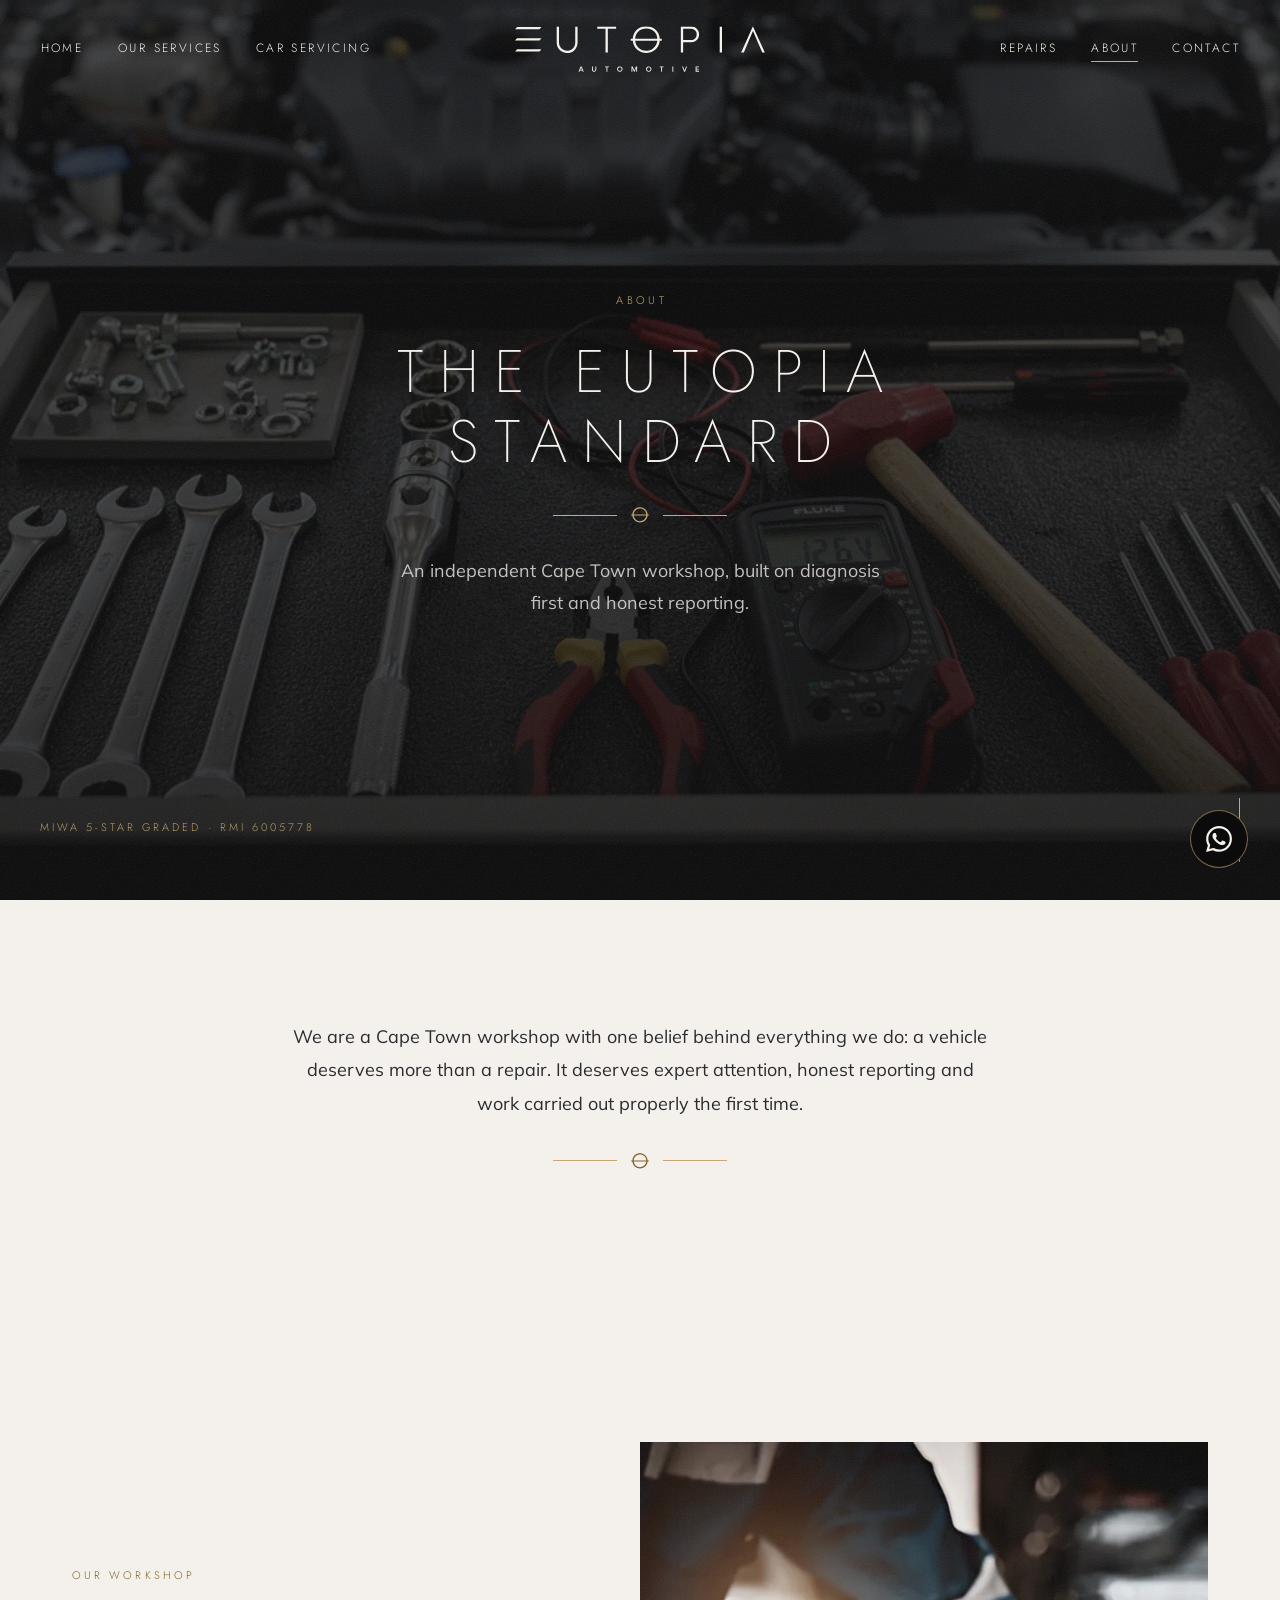
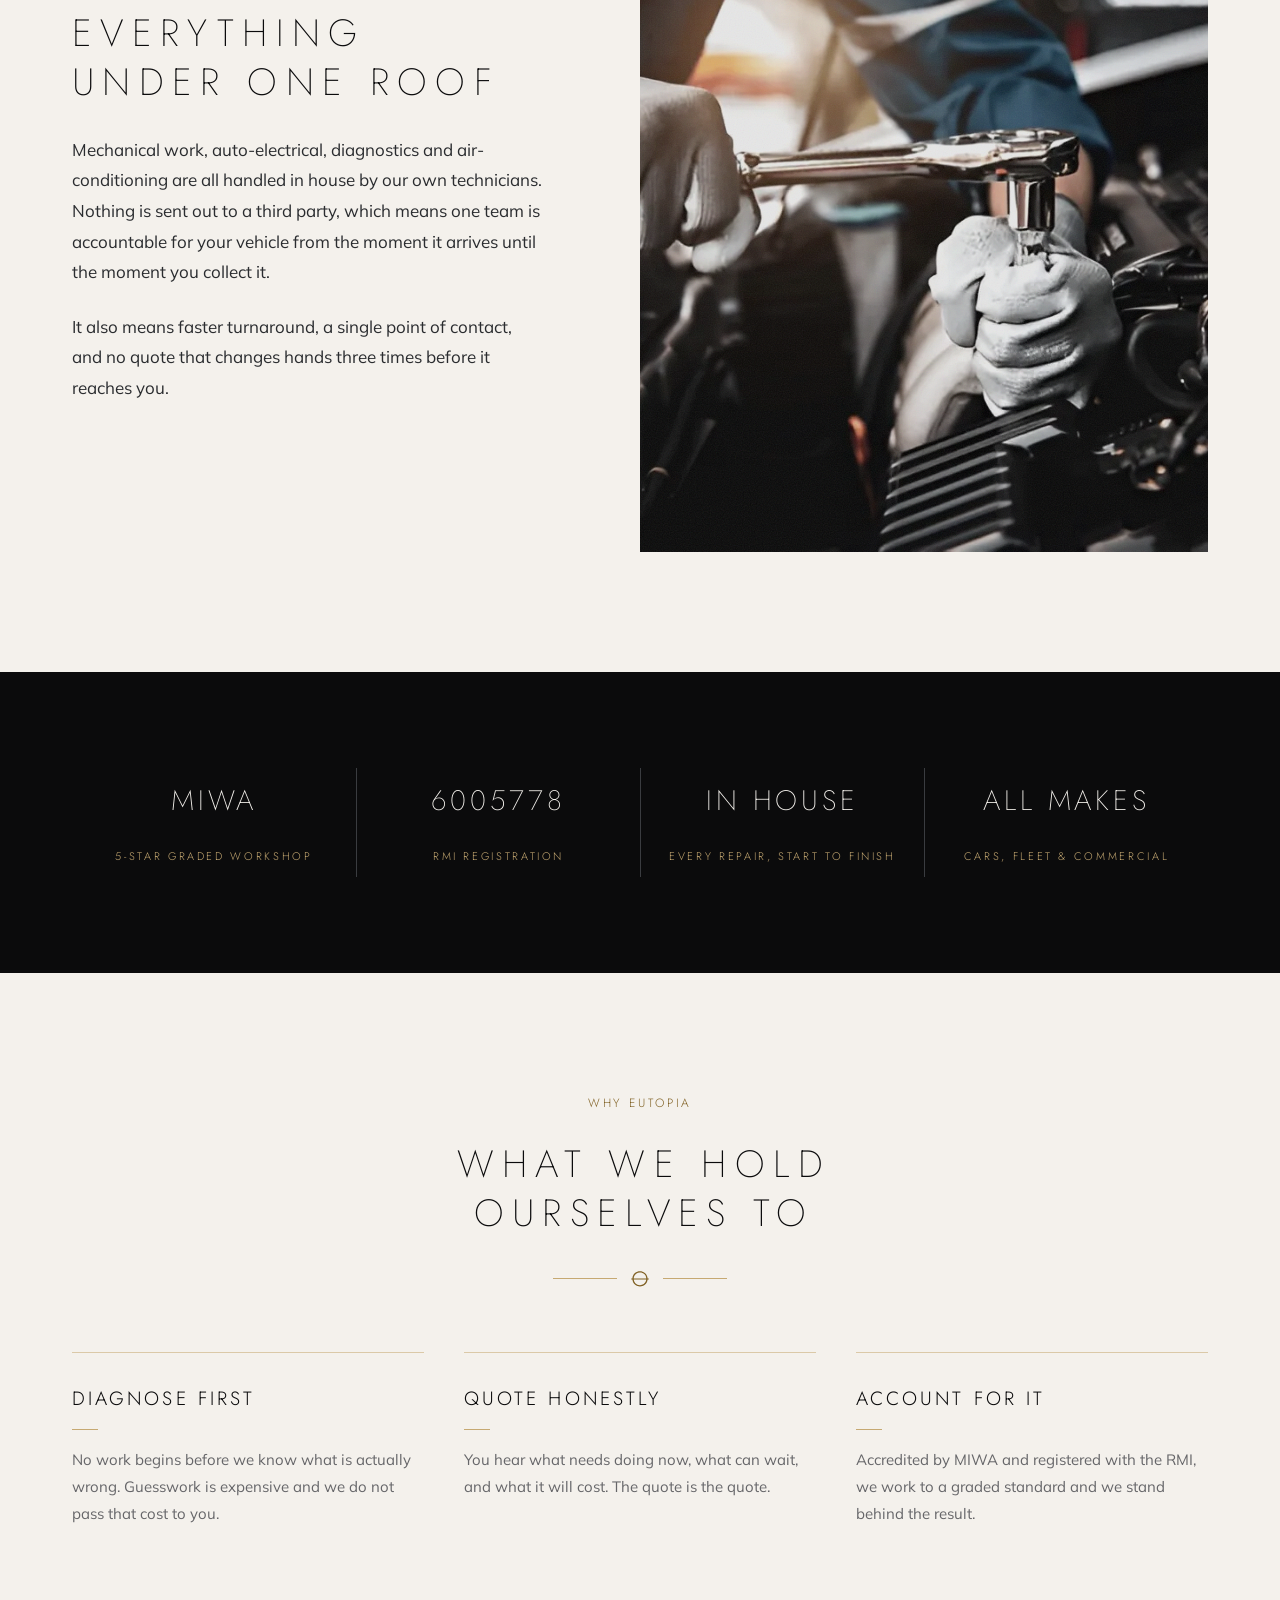
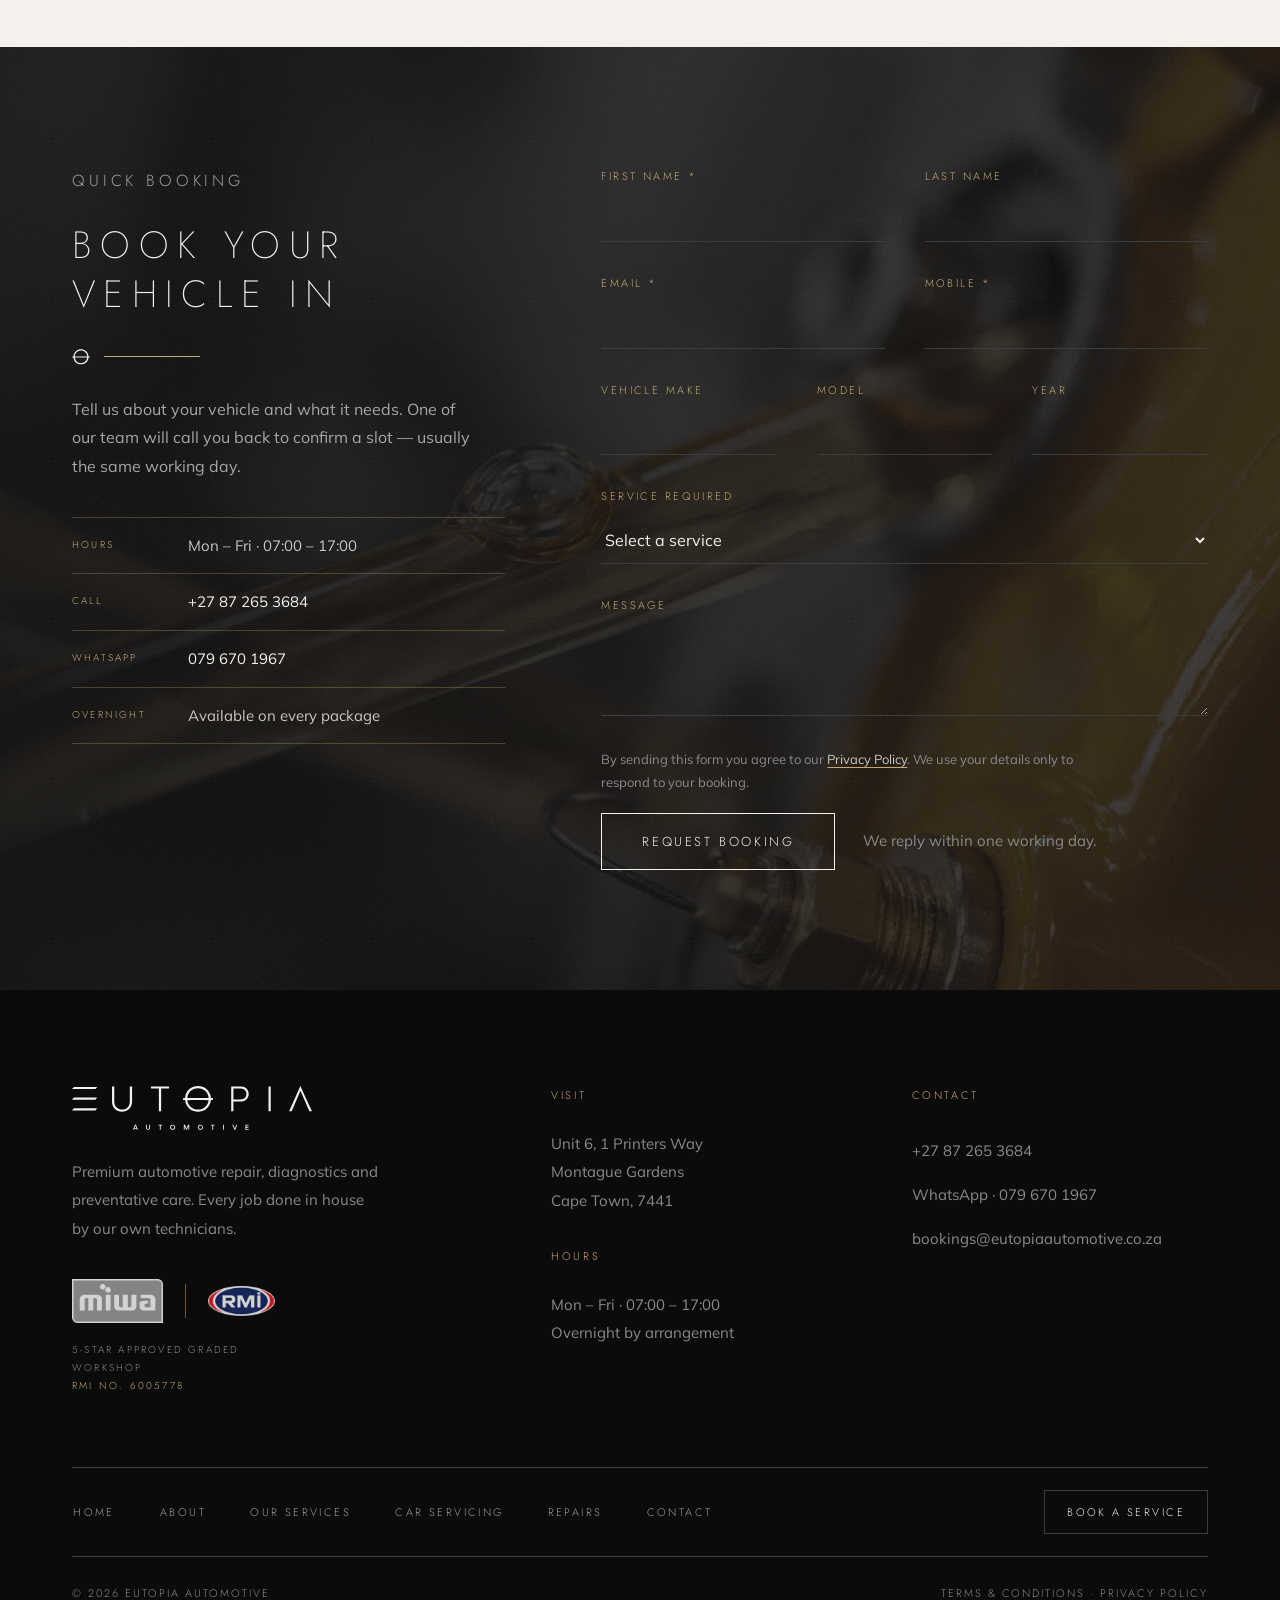
<file: about.html>
<!DOCTYPE html>
<html lang="en-ZA">
<head>
<meta charset="UTF-8">
<meta name="viewport" content="width=device-width, initial-scale=1">
<title>About Us | EUTOPIA Automotive, Montague Gardens</title>
<meta name="description" content="An independent Cape Town workshop: MIWA 5-star graded, RMI registered (6005778), with mechanical, auto-electrical and diagnostic work all done in house.">
<meta name="robots" content="index, follow, max-image-preview:large, max-snippet:-1">
<link rel="canonical" href="https://www.eutopiaautomotive.co.za/about">
<meta property="og:type" content="website">
<meta property="og:locale" content="en_ZA">
<meta property="og:site_name" content="EUTOPIA Automotive">
<meta property="og:title" content="About Us | EUTOPIA Automotive, Montague Gardens">
<meta property="og:description" content="An independent Cape Town workshop: MIWA 5-star graded, RMI registered (6005778), with mechanical, auto-electrical and diagnostic work all done in house.">
<meta property="og:url" content="https://www.eutopiaautomotive.co.za/about">
<meta property="og:image" content="https://www.eutopiaautomotive.co.za/assets/img/og-eutopia.jpg">
<meta property="og:image:width" content="1200">
<meta property="og:image:height" content="630">
<meta property="og:image:alt" content="EUTOPIA Automotive — premium automotive care in Cape Town">
<meta name="twitter:card" content="summary_large_image">
<meta name="twitter:title" content="About Us | EUTOPIA Automotive, Montague Gardens">
<meta name="twitter:description" content="An independent Cape Town workshop: MIWA 5-star graded, RMI registered (6005778), with mechanical, auto-electrical and diagnostic work all done in house.">
<meta name="twitter:image" content="https://www.eutopiaautomotive.co.za/assets/img/og-eutopia.jpg">
<meta name="geo.region" content="ZA-WC">
<meta name="geo.placename" content="Montague Gardens, Cape Town">
<link rel="icon" type="image/svg+xml" href="/favicon.svg">
<link rel="apple-touch-icon" href="/favicon.svg">
<meta name="theme-color" content="#0B0B0C">
<link rel="alternate" type="text/plain" title="LLM summary" href="/llms.txt">
<link rel="preconnect" href="https://fonts.googleapis.com">
<link rel="preconnect" href="https://fonts.gstatic.com" crossorigin>
<link href="https://fonts.googleapis.com/css2?family=Jost:wght@200;300;400&family=Mulish:wght@300;400&display=swap" rel="stylesheet">
<link rel="stylesheet" href="/assets/css/site.css?v=528d8441c4">
<script type="application/ld+json">
{
 "@context": "https://schema.org",
 "@graph": [
  {
   "@type": [
    "AutoRepair",
    "LocalBusiness"
   ],
   "@id": "https://www.eutopiaautomotive.co.za/#business",
   "name": "EUTOPIA Automotive",
   "alternateName": "Total Motor Care",
   "url": "https://www.eutopiaautomotive.co.za/",
   "logo": "https://www.eutopiaautomotive.co.za/assets/brand/eutopia-logo-obsidian.svg",
   "image": "https://www.eutopiaautomotive.co.za/assets/img/og-eutopia.jpg",
   "description": "Independent automotive workshop in Montague Gardens, Cape Town: servicing, diagnostics, mechanical and auto-electrical repairs and overnight service for all makes.",
   "telephone": "+27872653684",
   "email": "bookings@eutopiaautomotive.co.za",
   "address": {
    "@type": "PostalAddress",
    "streetAddress": "Unit 6, 1 Printers Way",
    "addressLocality": "Cape Town",
    "addressRegion": "Western Cape",
    "postalCode": "7441",
    "addressCountry": "ZA"
   },
   "areaServed": [
    {
     "@type": "City",
     "name": "Cape Town"
    },
    {
     "@type": "Place",
     "name": "Montague Gardens"
    },
    {
     "@type": "Place",
     "name": "Milnerton"
    },
    {
     "@type": "Place",
     "name": "Century City"
    }
   ],
   "openingHoursSpecification": [
    {
     "@type": "OpeningHoursSpecification",
     "dayOfWeek": [
      "Monday",
      "Tuesday",
      "Wednesday",
      "Thursday",
      "Friday"
     ],
     "opens": "07:00",
     "closes": "17:00"
    }
   ],
   "priceRange": "R850–R4250",
   "currenciesAccepted": "ZAR",
   "memberOf": [
    {
     "@type": "Organization",
     "name": "Motor Industry Workshop Association (MIWA)",
     "url": "https://www.miwa.org.za/"
    },
    {
     "@type": "Organization",
     "name": "Retail Motor Industry Organisation (RMI)",
     "url": "https://www.rmi.org.za/"
    }
   ],
   "knowsAbout": [
    "Car servicing",
    "Vehicle diagnostics",
    "Auto-electrical repairs",
    "Brake repairs",
    "Suspension repairs",
    "Engine rebuilds",
    "Vehicle air-conditioning",
    "Wheel alignment and balancing",
    "Fleet maintenance"
   ],
   "contactPoint": [
    {
     "@type": "ContactPoint",
     "contactType": "customer service",
     "telephone": "+27872653684",
     "email": "bookings@eutopiaautomotive.co.za",
     "areaServed": "ZA",
     "availableLanguage": [
      "English"
     ]
    }
   ],
   "hasOfferCatalog": {
    "@id": "https://www.eutopiaautomotive.co.za/car-servicing#packages"
   }
  },
  {
   "@type": "BreadcrumbList",
   "@id": "https://www.eutopiaautomotive.co.za/about#breadcrumb",
   "itemListElement": [
    {
     "@type": "ListItem",
     "position": 1,
     "name": "Home",
     "item": "https://www.eutopiaautomotive.co.za/"
    },
    {
     "@type": "ListItem",
     "position": 2,
     "name": "About",
     "item": "https://www.eutopiaautomotive.co.za/about"
    }
   ]
  },
  {
   "@type": "AboutPage",
   "@id": "https://www.eutopiaautomotive.co.za/about#webpage",
   "url": "https://www.eutopiaautomotive.co.za/about",
   "name": "About Us | EUTOPIA Automotive, Montague Gardens",
   "description": "An independent Cape Town workshop: MIWA 5-star graded, RMI registered (6005778), with mechanical, auto-electrical and diagnostic work all done in house.",
   "inLanguage": "en-ZA",
   "isPartOf": {
    "@id": "https://www.eutopiaautomotive.co.za/#website"
   },
   "about": {
    "@id": "https://www.eutopiaautomotive.co.za/#business"
   },
   "dateModified": "2026-09-22",
   "primaryImageOfPage": {
    "@type": "ImageObject",
    "url": "https://www.eutopiaautomotive.co.za/assets/img/og-eutopia.jpg"
   },
   "breadcrumb": {
    "@id": "https://www.eutopiaautomotive.co.za/about#breadcrumb"
   }
  }
 ]
}
</script>
</head>
<body data-page="about" class="page-about">

<svg width="0" height="0" style="position:absolute" aria-hidden="true" focusable="false">
  <symbol id="eut-logo" viewBox="0 0 1639 300"><path d="M801.84 21.0896C833.213 -6.20371 883.853 -7.01705 916.4 18.7163C936.066 33.8896 947.92 58.063 949.093 82.7563C953.493 82.7563 957.893 82.7696 962.306 82.7696C962.306 87.3296 962.306 91.8896 962.306 96.463C957.826 96.463 953.36 96.4763 948.893 96.463C946.906 119.93 935.306 142.61 916.626 157.13C885.013 182.276 836.186 182.37 804.573 157.183C785.88 142.65 774.253 119.956 772.266 96.463C767.76 96.4763 763.253 96.463 758.76 96.463C758.733 91.8896 758.746 87.3296 758.76 82.7696C763.133 82.7696 767.52 82.7029 771.906 82.8629C773.36 59.4229 783.746 36.3563 801.84 21.0896ZM815.56 29.4896C798.88 41.9296 788.84 62.1163 787.6 82.7563C836.173 82.7696 884.746 82.7696 933.32 82.7563C932.213 65.303 925.093 48.1163 912.626 35.7429C887.64 10.2629 843.693 7.87627 815.56 29.4896ZM787.88 96.4896C789.533 111.796 795.8 126.703 806.28 138.063C830.24 164.836 874.333 168.69 903.373 148.076C920.293 136.383 931.026 116.85 933.04 96.4896C884.653 96.4629 836.266 96.4629 787.88 96.4896Z" fill="currentColor"/><path d="M1559.67 0.0898438C1585.97 57.5965 1612.17 115.157 1638.33 172.73C1632.63 172.73 1626.92 172.757 1621.23 172.717C1600.92 125.69 1580.64 78.6498 1560.24 31.6632C1540.28 78.6898 1520.37 125.743 1500.37 172.743C1494.49 172.743 1488.63 172.69 1482.77 172.77C1508.25 115.143 1534.05 57.6632 1559.67 0.0898438Z" fill="currentColor"/><path d="M273.254 2.95626C278.347 2.90292 283.441 2.92959 288.534 2.91626C288.574 38.3563 288.521 73.8096 288.561 109.25C288.667 124.396 295.401 139.516 307.187 149.156C326.214 165.05 356.427 165.303 375.667 149.61C387.734 139.983 394.694 124.663 394.787 109.303C394.814 73.8496 394.814 38.4096 394.787 2.9696C399.854 2.86294 404.921 2.99628 409.987 2.84961C410.241 37.8629 410.027 72.8763 410.094 107.89C410.387 127.063 402.374 146.383 387.867 159.063C360.894 183.436 314.521 181.303 290.347 153.943C279.334 141.85 273.361 125.516 273.267 109.21C273.241 73.7829 273.281 38.3696 273.254 2.95626Z" fill="currentColor"/><path d="M539.119 2.92975C580.373 2.92975 621.626 2.91642 662.879 2.92975C662.893 7.70309 662.893 12.4631 662.893 17.2364C644.799 17.2497 626.706 17.2364 608.626 17.2364C608.626 69.1964 608.626 121.143 608.626 173.09C603.533 173.103 598.439 173.09 593.346 173.103C593.333 121.143 593.333 69.1964 593.346 17.2497C575.266 17.2231 557.186 17.2631 539.119 17.2364C539.106 12.4631 539.106 7.68975 539.119 2.92975Z" fill="currentColor"/><path d="M1087.35 2.9306C1109.96 2.9306 1132.59 2.9039 1155.21 2.9439C1169.12 2.87724 1183.13 8.26392 1192.87 18.3306C1208.89 34.4373 1211.55 61.4106 1200.09 80.8239C1191.35 96.1439 1173.99 105.597 1156.47 105.717C1138.44 105.811 1120.4 105.731 1102.37 105.757C1102.36 128.211 1102.39 150.651 1102.36 173.091C1097.35 173.091 1092.33 173.104 1087.33 173.091C1087.32 116.371 1087.31 59.6506 1087.35 2.9306ZM1102.35 17.2639C1102.39 41.9839 1102.35 66.7173 1102.37 91.4373C1116.43 91.4506 1130.48 91.4373 1144.53 91.4506C1154.76 91.7039 1165.76 91.8906 1174.61 85.9173C1191.88 75.3973 1196.27 50.2506 1185.57 33.5973C1179.23 23.3173 1167.27 17.1839 1155.28 17.2506C1137.64 17.2373 1120 17.2239 1102.35 17.2639Z" fill="currentColor"/><path d="M1342.15 2.92936C1347.13 2.91603 1352.13 2.92935 1357.15 2.91602C1357.19 59.6493 1357.17 116.369 1357.16 173.103C1352.13 173.089 1347.13 173.103 1342.13 173.076C1342.13 116.369 1342.12 59.6494 1342.15 2.92936Z" fill="currentColor"/><path d="M0 20.8224C4.57333 15.8758 9.12 10.9158 13.7067 5.98242C66.72 5.99576 119.747 5.9691 172.76 5.99577C168.587 10.9558 164.4 15.9158 160.187 20.8491C106.787 20.8091 53.4 20.8491 0 20.8224Z" fill="currentColor"/><path d="M14.0937 79.0368C66.9737 78.8501 119.867 79.0101 172.76 78.9568C168.654 83.9168 164.414 88.7568 160.347 93.7435C106.907 93.8768 53.4537 93.7701 0.0136719 93.7968C4.80034 88.9835 8.93367 83.3568 14.0937 79.0368Z" fill="currentColor"/><path d="M13.814 151.889C66.8007 151.995 119.774 151.875 172.761 151.942C168.601 156.889 164.414 161.822 160.254 166.755C106.841 166.782 53.4407 166.782 0.0273438 166.755C4.60068 161.782 9.14734 156.769 13.814 151.889Z" fill="currentColor"/><path d="M682.454 264.837C691.974 262.077 703.214 268.424 704.667 278.477C706.614 287.477 700.294 297.21 691.174 298.797C682.347 300.97 672.201 295.61 669.961 286.61C667.107 277.49 673.027 266.824 682.454 264.837ZM681.094 271.49C672.961 275.784 673.681 289.37 682.361 292.624C690.054 296.304 699.907 289.637 698.947 281.064C698.961 272.424 688.294 266.957 681.094 271.49Z" fill="currentColor"/><path d="M873.107 264.649C882.974 262.196 894.081 269.489 894.721 279.863C896.147 289.703 887.734 299.263 877.801 299.209C868.414 299.983 859.334 292.209 859.201 282.703C858.481 274.276 864.787 266.089 873.107 264.649ZM871.734 271.089C863.387 274.689 863.041 288.009 871.147 292.089C878.281 296.396 888.734 291.076 888.787 282.569C889.947 273.716 879.481 266.929 871.734 271.089Z" fill="currentColor"/><path d="M429.934 264.797C432.227 264.797 434.52 264.784 436.827 264.797C441.307 276.077 445.76 287.384 450.214 298.677C448.054 298.664 445.907 298.664 443.76 298.664C442.854 296.264 441.934 293.877 441 291.49C435.867 291.49 430.734 291.49 425.6 291.49C424.667 293.877 423.747 296.264 422.854 298.677C420.747 298.664 418.64 298.664 416.547 298.677C421 287.384 425.454 276.09 429.934 264.797ZM433.214 271.29C431.44 276.25 429.507 281.157 427.667 286.09C431.414 286.077 435.187 286.077 438.947 286.09C437.054 281.144 435.28 276.157 433.214 271.29Z" fill="currentColor"/><path d="M505.133 287.37C504.839 279.85 505.093 272.317 505.039 264.81C506.466 264.797 509.346 264.783 510.786 264.783C510.959 272.063 510.653 279.357 510.933 286.65C511.266 291.237 516.213 294.423 520.586 293.41C524.386 292.837 527.279 289.143 527.066 285.33C527.133 278.49 527.039 271.637 527.079 264.797C529.013 264.797 530.946 264.797 532.893 264.797C532.839 272.023 532.999 279.263 532.839 286.49C532.773 293.557 526.186 299.37 519.239 299.223C512.413 299.61 505.706 294.29 505.133 287.37Z" fill="currentColor"/><path d="M590.213 270.304C590.226 268.45 590.24 266.624 590.253 264.797C598.626 264.81 607 264.784 615.373 264.81C615.36 266.637 615.36 268.477 615.373 270.317C612.16 270.304 608.96 270.317 605.773 270.33C605.76 279.77 605.773 289.224 605.76 298.677C603.813 298.664 601.866 298.664 599.933 298.677C599.866 289.21 600.026 279.744 599.84 270.277C596.626 270.317 593.426 270.317 590.213 270.304Z" fill="currentColor"/><path d="M763.721 298.624C763.774 287.344 763.694 276.077 763.747 264.797C766.267 264.784 768.787 264.797 771.334 264.797C774.987 273.064 778.521 281.384 782.214 289.637C785.801 281.37 789.427 273.117 792.974 264.824C795.481 264.797 797.987 264.797 800.507 264.797C800.521 276.09 800.521 287.384 800.507 298.677C798.561 298.664 796.614 298.664 794.681 298.677C794.667 290.69 794.667 282.69 794.681 274.704C791.147 282.664 787.681 290.664 784.201 298.637C783.201 298.677 781.187 298.744 780.187 298.77C776.467 291.05 773.454 282.997 769.667 275.304C769.481 283.104 769.614 290.89 769.574 298.69C767.614 298.664 765.654 298.624 763.721 298.624Z" fill="currentColor"/><path d="M948.627 264.809C957.013 264.795 965.4 264.795 973.787 264.809C973.773 266.635 973.76 268.462 973.773 270.316C970.56 270.302 967.36 270.316 964.16 270.329C964.16 279.782 964.173 289.222 964.16 298.675C962.2 298.662 960.253 298.662 958.32 298.675C958.307 289.222 958.32 279.782 958.32 270.329C955.08 270.316 951.853 270.302 948.64 270.316C948.627 268.476 948.613 266.635 948.627 264.809Z" fill="currentColor"/><path d="M1032.01 264.797C1033.93 264.797 1035.88 264.797 1037.84 264.81C1037.85 276.09 1037.85 287.384 1037.84 298.677C1035.88 298.664 1033.93 298.664 1032.01 298.677C1032 287.384 1032 276.09 1032.01 264.797Z" fill="currentColor"/><path d="M1095.2 264.81C1097.37 264.797 1099.57 264.797 1101.79 264.797C1105.16 273.53 1108.63 282.237 1111.91 291.01C1114.93 282.384 1120.27 274.144 1120.33 264.797C1122.35 264.797 1124.36 264.797 1126.39 264.81C1126.53 268.184 1125.95 271.557 1124.67 274.704C1121.48 282.717 1118.17 290.677 1114.97 298.677C1112.93 298.664 1110.91 298.664 1108.91 298.677C1104.35 287.37 1099.76 276.104 1095.2 264.81Z" fill="currentColor"/><path d="M1184.28 264.809C1191.63 264.795 1198.96 264.795 1206.32 264.809C1206.29 266.635 1206.29 268.462 1206.32 270.316C1200.91 270.329 1195.51 270.302 1190.11 270.329C1190.08 273.182 1190.08 276.036 1190.09 278.902C1194.96 278.902 1199.83 278.902 1204.69 278.902C1204.68 280.729 1204.68 282.569 1204.71 284.409C1199.83 284.409 1194.97 284.409 1190.11 284.409C1190.08 287.329 1190.08 290.249 1190.09 293.182C1195.59 293.195 1201.09 293.182 1206.6 293.182C1206.56 295.049 1206.53 296.902 1206.41 298.782C1199.04 298.555 1191.65 298.729 1184.28 298.675C1184.27 287.382 1184.27 276.089 1184.28 264.809Z" fill="currentColor"/></symbol>
  <symbol id="eut-logo-black" viewBox="0 0 1639 300"><path d="M801.84 21.0896C833.213 -6.20371 883.853 -7.01705 916.4 18.7163C936.066 33.8896 947.92 58.063 949.093 82.7563C953.493 82.7563 957.893 82.7696 962.306 82.7696C962.306 87.3296 962.306 91.8896 962.306 96.463C957.826 96.463 953.36 96.4763 948.893 96.463C946.906 119.93 935.306 142.61 916.626 157.13C885.013 182.276 836.186 182.37 804.573 157.183C785.88 142.65 774.253 119.956 772.266 96.463C767.76 96.4763 763.253 96.463 758.76 96.463C758.733 91.8896 758.746 87.3296 758.76 82.7696C763.133 82.7696 767.52 82.7029 771.906 82.8629C773.36 59.4229 783.746 36.3563 801.84 21.0896ZM815.56 29.4896C798.88 41.9296 788.84 62.1163 787.6 82.7563C836.173 82.7696 884.746 82.7696 933.32 82.7563C932.213 65.3029 925.093 48.1163 912.626 35.7429C887.64 10.2629 843.693 7.87627 815.56 29.4896ZM787.88 96.4896C789.533 111.796 795.8 126.703 806.28 138.063C830.24 164.836 874.333 168.69 903.373 148.076C920.293 136.383 931.026 116.85 933.04 96.4896C884.653 96.4629 836.266 96.4629 787.88 96.4896Z" fill="black"/><path d="M1559.67 0.0898438C1585.97 57.5965 1612.17 115.157 1638.33 172.73C1632.63 172.73 1626.92 172.757 1621.23 172.717C1600.92 125.69 1580.64 78.6498 1560.24 31.6632C1540.28 78.6898 1520.37 125.743 1500.37 172.743C1494.49 172.743 1488.63 172.69 1482.77 172.77C1508.25 115.143 1534.05 57.6632 1559.67 0.0898438Z" fill="black"/><path d="M273.254 2.95626C278.347 2.90292 283.441 2.92959 288.534 2.91626C288.574 38.3563 288.521 73.8096 288.561 109.25C288.667 124.396 295.401 139.516 307.187 149.156C326.214 165.05 356.427 165.303 375.667 149.61C387.734 139.983 394.694 124.663 394.787 109.303C394.814 73.8496 394.814 38.4096 394.787 2.9696C399.854 2.86294 404.921 2.99628 409.987 2.84961C410.241 37.8629 410.027 72.8763 410.094 107.89C410.387 127.063 402.374 146.383 387.867 159.063C360.894 183.436 314.521 181.303 290.347 153.943C279.334 141.85 273.361 125.516 273.267 109.21C273.241 73.7829 273.281 38.3696 273.254 2.95626Z" fill="black"/><path d="M539.119 2.92975C580.373 2.92975 621.626 2.91642 662.879 2.92975C662.893 7.70309 662.893 12.4631 662.893 17.2364C644.799 17.2497 626.706 17.2364 608.626 17.2364C608.626 69.1964 608.626 121.143 608.626 173.09C603.533 173.103 598.439 173.09 593.346 173.103C593.333 121.143 593.333 69.1964 593.346 17.2497C575.266 17.2231 557.186 17.2631 539.119 17.2364C539.106 12.4631 539.106 7.68975 539.119 2.92975Z" fill="black"/><path d="M1087.35 2.9306C1109.96 2.9306 1132.59 2.9039 1155.21 2.9439C1169.12 2.87724 1183.13 8.26392 1192.87 18.3306C1208.89 34.4373 1211.55 61.4106 1200.09 80.8239C1191.35 96.1439 1173.99 105.597 1156.47 105.717C1138.44 105.811 1120.4 105.731 1102.37 105.757C1102.36 128.211 1102.39 150.651 1102.36 173.091C1097.35 173.091 1092.33 173.104 1087.33 173.091C1087.32 116.371 1087.31 59.6506 1087.35 2.9306ZM1102.35 17.2639C1102.39 41.9839 1102.35 66.7173 1102.37 91.4373C1116.43 91.4506 1130.48 91.4372 1144.53 91.4506C1154.76 91.7039 1165.76 91.8906 1174.61 85.9173C1191.88 75.3973 1196.27 50.2506 1185.57 33.5973C1179.23 23.3173 1167.27 17.1839 1155.28 17.2506C1137.64 17.2373 1120 17.2239 1102.35 17.2639Z" fill="black"/><path d="M1342.15 2.92936C1347.13 2.91603 1352.13 2.92935 1357.15 2.91602C1357.19 59.6493 1357.17 116.369 1357.16 173.103C1352.13 173.089 1347.13 173.103 1342.13 173.076C1342.13 116.369 1342.12 59.6494 1342.15 2.92936Z" fill="black"/><path d="M0 20.8224C4.57333 15.8758 9.12 10.9158 13.7067 5.98242C66.72 5.99576 119.747 5.9691 172.76 5.99577C168.587 10.9558 164.4 15.9158 160.187 20.8491C106.787 20.8091 53.4 20.8491 0 20.8224Z" fill="black"/><path d="M14.0937 79.0368C66.9737 78.8501 119.867 79.0101 172.76 78.9568C168.654 83.9168 164.414 88.7568 160.347 93.7435C106.907 93.8768 53.4537 93.7701 0.0136719 93.7968C4.80034 88.9835 8.93367 83.3568 14.0937 79.0368Z" fill="black"/><path d="M13.814 151.889C66.8007 151.995 119.774 151.875 172.761 151.942C168.601 156.889 164.414 161.822 160.254 166.755C106.841 166.782 53.4407 166.782 0.0273438 166.755C4.60068 161.782 9.14734 156.769 13.814 151.889Z" fill="black"/><path d="M682.454 264.837C691.974 262.077 703.214 268.424 704.667 278.477C706.614 287.477 700.294 297.21 691.174 298.797C682.347 300.97 672.201 295.61 669.961 286.61C667.107 277.49 673.027 266.824 682.454 264.837ZM681.094 271.49C672.961 275.784 673.681 289.37 682.361 292.624C690.054 296.304 699.907 289.637 698.947 281.064C698.961 272.424 688.294 266.957 681.094 271.49Z" fill="black"/><path d="M873.107 264.649C882.974 262.196 894.081 269.489 894.721 279.863C896.147 289.703 887.734 299.263 877.801 299.209C868.414 299.983 859.334 292.209 859.201 282.703C858.481 274.276 864.787 266.089 873.107 264.649ZM871.734 271.089C863.387 274.689 863.041 288.009 871.147 292.089C878.281 296.396 888.734 291.076 888.787 282.569C889.947 273.716 879.481 266.929 871.734 271.089Z" fill="black"/><path d="M429.934 264.797C432.227 264.797 434.52 264.784 436.827 264.797C441.307 276.077 445.76 287.384 450.214 298.677C448.054 298.664 445.907 298.664 443.76 298.664C442.854 296.264 441.934 293.877 441 291.49C435.867 291.49 430.734 291.49 425.6 291.49C424.667 293.877 423.747 296.264 422.854 298.677C420.747 298.664 418.64 298.664 416.547 298.677C421 287.384 425.454 276.09 429.934 264.797ZM433.214 271.29C431.44 276.25 429.507 281.157 427.667 286.09C431.414 286.077 435.187 286.077 438.947 286.09C437.054 281.144 435.28 276.157 433.214 271.29Z" fill="black"/><path d="M505.133 287.37C504.839 279.85 505.093 272.317 505.039 264.81C506.466 264.797 509.346 264.783 510.786 264.783C510.959 272.063 510.653 279.357 510.933 286.65C511.266 291.237 516.213 294.423 520.586 293.41C524.386 292.837 527.279 289.143 527.066 285.33C527.133 278.49 527.039 271.637 527.079 264.797C529.013 264.797 530.946 264.797 532.893 264.797C532.839 272.023 532.999 279.263 532.839 286.49C532.773 293.557 526.186 299.37 519.239 299.223C512.413 299.61 505.706 294.29 505.133 287.37Z" fill="black"/><path d="M590.213 270.304C590.226 268.45 590.24 266.624 590.253 264.797C598.626 264.81 607 264.784 615.373 264.81C615.36 266.637 615.36 268.477 615.373 270.317C612.16 270.304 608.96 270.317 605.773 270.33C605.76 279.77 605.773 289.224 605.76 298.677C603.813 298.664 601.866 298.664 599.933 298.677C599.866 289.21 600.026 279.744 599.84 270.277C596.626 270.317 593.426 270.317 590.213 270.304Z" fill="black"/><path d="M763.721 298.624C763.774 287.344 763.694 276.077 763.747 264.797C766.267 264.784 768.787 264.797 771.334 264.797C774.987 273.064 778.521 281.384 782.214 289.637C785.801 281.37 789.427 273.117 792.974 264.824C795.481 264.797 797.987 264.797 800.507 264.797C800.521 276.09 800.521 287.384 800.507 298.677C798.561 298.664 796.614 298.664 794.681 298.677C794.667 290.69 794.667 282.69 794.681 274.704C791.147 282.664 787.681 290.664 784.201 298.637C783.201 298.677 781.187 298.744 780.187 298.77C776.467 291.05 773.454 282.997 769.667 275.304C769.481 283.104 769.614 290.89 769.574 298.69C767.614 298.664 765.654 298.624 763.721 298.624Z" fill="black"/><path d="M948.627 264.809C957.013 264.795 965.4 264.795 973.787 264.809C973.773 266.635 973.76 268.462 973.773 270.316C970.56 270.302 967.36 270.316 964.16 270.329C964.16 279.782 964.173 289.222 964.16 298.675C962.2 298.662 960.253 298.662 958.32 298.675C958.307 289.222 958.32 279.782 958.32 270.329C955.08 270.316 951.853 270.302 948.64 270.316C948.627 268.476 948.613 266.635 948.627 264.809Z" fill="black"/><path d="M1032.01 264.797C1033.93 264.797 1035.88 264.797 1037.84 264.81C1037.85 276.09 1037.85 287.384 1037.84 298.677C1035.88 298.664 1033.93 298.664 1032.01 298.677C1032 287.384 1032 276.09 1032.01 264.797Z" fill="black"/><path d="M1095.2 264.81C1097.37 264.797 1099.57 264.797 1101.79 264.797C1105.16 273.53 1108.63 282.237 1111.91 291.01C1114.93 282.384 1120.27 274.144 1120.33 264.797C1122.35 264.797 1124.36 264.797 1126.39 264.81C1126.53 268.184 1125.95 271.557 1124.67 274.704C1121.48 282.717 1118.17 290.677 1114.97 298.677C1112.93 298.664 1110.91 298.664 1108.91 298.677C1104.35 287.37 1099.76 276.104 1095.2 264.81Z" fill="black"/><path d="M1184.28 264.809C1191.63 264.795 1198.96 264.795 1206.32 264.809C1206.29 266.635 1206.29 268.462 1206.32 270.316C1200.91 270.329 1195.51 270.302 1190.11 270.329C1190.08 273.182 1190.08 276.036 1190.09 278.902C1194.96 278.902 1199.83 278.902 1204.69 278.902C1204.68 280.729 1204.68 282.569 1204.71 284.409C1199.83 284.409 1194.97 284.409 1190.11 284.409C1190.08 287.329 1190.08 290.249 1190.09 293.182C1195.59 293.195 1201.09 293.182 1206.6 293.182C1206.56 295.049 1206.53 296.902 1206.41 298.782C1199.04 298.555 1191.65 298.729 1184.28 298.675C1184.27 287.382 1184.27 276.089 1184.28 264.809Z" fill="black"/></symbol>
  <symbol id="eut-mark" viewBox="756 -4 209 187"><path d="M801.84 21.0896C833.213 -6.20371 883.853 -7.01705 916.4 18.7163C936.066 33.8896 947.92 58.063 949.093 82.7563C953.493 82.7563 957.893 82.7696 962.306 82.7696C962.306 87.3296 962.306 91.8896 962.306 96.463C957.826 96.463 953.36 96.4763 948.893 96.463C946.906 119.93 935.306 142.61 916.626 157.13C885.013 182.276 836.186 182.37 804.573 157.183C785.88 142.65 774.253 119.956 772.266 96.463C767.76 96.4763 763.253 96.463 758.76 96.463C758.733 91.8896 758.746 87.3296 758.76 82.7696C763.133 82.7696 767.52 82.7029 771.906 82.8629C773.36 59.4229 783.746 36.3563 801.84 21.0896ZM815.56 29.4896C798.88 41.9296 788.84 62.1163 787.6 82.7563C836.173 82.7696 884.746 82.7696 933.32 82.7563C932.213 65.303 925.093 48.1163 912.626 35.7429C887.64 10.2629 843.693 7.87627 815.56 29.4896ZM787.88 96.4896C789.533 111.796 795.8 126.703 806.28 138.063C830.24 164.836 874.333 168.69 903.373 148.076C920.293 136.383 931.026 116.85 933.04 96.4896C884.653 96.4629 836.266 96.4629 787.88 96.4896Z" fill="currentColor"/></symbol>

  <symbol id="mq-jaguar" viewBox="0 0 1045.7 85"><g fill="currentColor"><g> <g> <path d="M997.4,53.2l6.1-0.5c2.5-0.2,5-0.5,7.3-0.8c6-0.9,11.1-2.5,15.3-4.7c1.6-0.8,2.4-1.4,4.2-2.7&#xA;&#x9;&#x9;&#x9;c5.3-3.8,8-8.9,8.4-15.9c0.1-1.4,0-2.5-0.1-3.7c-0.3-4.4-1.3-8.1-3.1-11c-2.1-3.5-5.1-6.2-9.1-8.2c-4-2-9.1-3.5-15-4.4&#xA;&#x9;&#x9;&#x9;c0,0-8.7-1.4-21.6-1.4h-98.6v83.1h31V53.8h42.1l47.4,29.3h34L997.4,53.2z M983.3,9.6c0.2,0,0.3,0,0.5,0c3.5,0.1,6.5,0.2,9.1,0.5&#xA;&#x9;&#x9;&#x9;c3.3,0.4,6.1,1.1,8.3,2.3c2.3,1.2,4.1,3,5,5.2c0.9,1.9,1.3,4.3,1.4,7.2c0,0.2,0.1,4.2-0.1,6.2c-0.1,2-0.6,4.2-1.3,5.7&#xA;&#x9;&#x9;&#x9;c-0.7,1.6-1.7,2.9-3.1,4c-0.4,0.3-0.8,0.6-1.2,0.8c-2,1.1-4.5,1.8-7.7,2.2c-2.9,0.3-6.6,0.5-11,0.5h-61.2V9.6H983.3z"> </path> <path d="M101.8,0v39.1c0,11.7-4.3,20.4-12.8,25.8C81.7,69.6,71.1,72,57.6,72H0v11.1h47.8c13.3,0,25.5-0.5,36.2-1.5&#xA;&#x9;&#x9;&#x9;c10.5-1,19.4-3,26.6-6c7-2.9,12.5-7.1,16.3-12.5c3.4-4.9,5.3-11.3,5.7-19.2c0-0.7,0.1-1.6,0.1-2.6V0H101.8z"> </path> <path d="M456.7,45V72h-47.3c-24.8,0-39.2-8-43.1-23.6c-1.6-6.5-0.6-12.7,0-15c3.8-15.8,18-23.5,43.1-23.5h74V0h-64.3&#xA;&#x9;&#x9;&#x9;c-13.5,0-25.7,0.5-36.4,1.4c-10.4,0.9-19.4,2.9-26.6,5.8c-7.1,2.9-12.5,7-16.2,12.4c-3.6,5.1-5.4,12-5.6,20.5c0,0.2,0,0.4,0,0.7&#xA;&#x9;&#x9;&#x9;c0,0.4,0,0.8,0,1.3c0.1,8.8,2,15.9,5.7,21.1c3.8,5.4,9.3,9.6,16.3,12.5c7.2,3,16.2,5,26.6,6c10.7,1,22.8,1.5,36.2,1.5h68.5V45&#xA;&#x9;&#x9;&#x9;H456.7z"> </path> <path d="M250.1,0h-31.9l-71.5,83.1h18.5l16.1-18.7h89.9l16.1,18.7h34.4L250.1,0z M226.2,12.2l37.3,43.3h-74.5&#xA;&#x9;&#x9;&#x9;L226.2,12.2z"> </path> <path d="M760.1,0l-71.5,83.1h18.5l16.1-18.8h89.8l16.1,18.8h34.5L792.1,0H760.1z M805.5,55.5h-74.6l37.3-43.3&#xA;&#x9;&#x9;&#x9;L805.5,55.5z"> </path> <path d="M643.7,0v42.1c0,3.6-0.5,6.9-1.2,9.9c-4,15.3-18.3,23.1-42.9,23.2h-3.1c-24.7,0-39.1-8-43-23.5&#xA;&#x9;&#x9;&#x9;c-0.7-2.9-1.1-6.1-1.1-9.5V0h-31v43.4c0,9,1.9,16.4,5.7,21.8c2.4,3.3,5.4,6.3,9,8.7c2.2,1.4,4.6,2.7,7.3,3.8&#xA;&#x9;&#x9;&#x9;c2.7,1.1,5.6,2.1,8.8,2.9c5.3,1.4,11.3,2.4,17.9,3.1c8.3,0.8,17.7,1.3,27.9,1.3c10.3,0,19.6-0.5,27.9-1.3c6.5-0.6,12.5-1.6,17.8-3&#xA;&#x9;&#x9;&#x9;c3.2-0.8,6.1-1.8,8.8-2.9c2.7-1.1,5.1-2.3,7.3-3.8c3.7-2.4,6.7-5.3,9-8.7c3.8-5.4,5.7-12.8,5.7-21.8V0H643.7z"> </path> </g> </g></g></symbol>
  <symbol id="mq-landrover" viewBox="0 0 226.75 118.75"><g fill="currentColor"><path d="M153.79,76.5l2.07-5.62h-9.49l1.47-4.29h10.28l2.26-6.2h-19.41l-.27.79.46.46c.5.48.48,1.06.05,2.31l-8.09,23.31h18.14l2.19-6.24h-10.59l1.56-4.52h9.37ZM131.15,60.41l-9.88,19.3h-.21l-.5-19.3h-8.27l-.32.7.71.43c.68.48.87.97.96,2.31l1.12,23.42h9.21l14.86-26.86h-7.69ZM57.02,63.87l-20.38,6.66-2.49,6.79h17.97l2.34-6.4h-12.46l14.14-4.76.87-2.3h0ZM76.32,70.16c-.47,1.15-.98,1.42-1.65,1.69-.45.18-1.4.24-2.32.24h-3.56l1.93-5.55h4.3c1.29,0,1.81.67,1.83,1.42,0,.48-.22,1.37-.54,2.19h0ZM75.68,60.41h-11.66l-.24.7.47.46c.5.49.48,1.06.04,2.31l-8.15,23.39h7.45l3.18-9.29h2.52s2.8,9.29,2.8,9.29h7.48l-3.52-9.5c2.04-.33,3.07-.91,4.09-1.82,1.4-1.28,2.38-3.07,3.18-5.71,1.17-3.83.46-6.01-.29-7.13-1.04-1.54-3.23-2.7-7.37-2.7h0ZM175.57,70.16c-.46,1.15-.98,1.42-1.64,1.69-.46.18-1.4.24-2.32.24h-3.55l1.92-5.55h4.3c1.28,0,1.81.67,1.82,1.42.01.48-.22,1.37-.53,2.19h0ZM174.92,60.41h-11.66l-.23.7.47.46c.5.49.48,1.06.05,2.31l-8.15,23.39h7.45l3.18-9.28h2.52l2.8,9.28h7.47l-3.51-9.5c2.04-.33,3.06-.91,4.08-1.82,1.41-1.28,2.38-3.07,3.18-5.71,1.18-3.83.47-6.01-.29-7.13-1.04-1.54-3.23-2.7-7.38-2.7h0ZM190.21,96.45c-20.45,10.51-47.74,16.3-76.84,16.3s-56.37-5.79-76.83-16.3c-19.67-10.11-30.51-23.28-30.51-37.07s10.84-26.97,30.51-37.08C57,11.79,84.28,6,113.38,6s56.38,5.8,76.84,16.3c19.68,10.1,30.51,23.27,30.51,37.08s-10.83,26.96-30.51,37.07ZM192.98,16.97C171.68,6.03,143.41,0,113.38,0S55.08,6.03,33.78,16.97C21.16,23.45,0,37.59,0,59.38s21.16,35.92,33.78,42.4c21.29,10.94,49.56,16.97,79.6,16.97s58.31-6.03,79.61-16.97c12.61-6.49,33.77-20.62,33.77-42.4s-21.16-35.92-33.77-42.41h0ZM187.35,90.94c-22.01,11.31-49.38,15.6-73.97,15.6s-51.96-4.3-73.97-15.6c-11.65-5.99-27.13-17.03-27.13-31.56s15.48-25.58,27.13-31.56c22.01-11.31,49.38-15.6,73.97-15.6s51.96,4.29,73.97,15.6c11.66,5.99,27.13,17.01,27.13,31.56s-15.48,25.58-27.13,31.56h0ZM188.49,25.61c-22.35-11.49-50.17-15.89-75.11-15.89s-52.76,4.4-75.11,15.89c-12.55,6.45-28.48,18.08-28.48,33.77s15.93,27.31,28.48,33.77c22.35,11.48,50.17,15.88,75.11,15.88s52.77-4.39,75.11-15.88c12.56-6.45,28.49-18.09,28.49-33.77s-15.93-27.32-28.49-33.77h0ZM101.73,74.31c-.93,2.64-1.65,4.34-2.73,5.46-.84.88-1.96,1.51-4.52,1.51-2.01,0-3.13-.82-3.13-2.36-.01-1,.26-2.52,1.33-5.47.93-2.64,1.65-4.34,2.73-5.46.83-.88,1.95-1.51,4.52-1.51,2.01,0,3.13.82,3.13,2.36.02,1.01-.25,2.53-1.33,5.47ZM101.3,60.08h-.86c-5.09,0-7.99,1.36-10.38,3.88-2.97,3.12-5.75,11.56-5.7,16.03.06,4.55,3.02,7.71,9.24,7.71h.91c5.1,0,8.01-1.37,10.39-3.88,2.97-3.13,5.7-11.56,5.64-16.02-.06-4.55-3.02-7.71-9.25-7.71h0ZM47.65,54.6h18.43s2.23-6.41,2.23-6.41h-10.71l7.08-20.45h-9.24l-.23.69.46.46c.5.49.48,1.07.05,2.31l-8.06,23.39ZM96.2,54.59h6.77l5.9-17.37,3.46,17.37h6.78l9.24-26.85h-7.08s-4.93,14.61-4.93,14.61l-2.82-14.6h-9.55l-.23.69.47.46c.5.49.48,1.07.05,2.31l-8.05,23.38h0ZM138.1,34.12h2.95c2.01,0,3.12.67,3.15,2.22.01,1-.25,2.36-1.3,5.31-.92,2.63-1.66,4.16-2.71,5.28-.84.88-1.96,1.27-4.52,1.27h-2.47l4.89-14.08h0ZM131.62,31.21l-8.06,23.39h11.9c5.1,0,8.01-1.12,10.37-3.64,2.96-3.12,5.67-11.23,5.58-15.69-.09-4.56-3.04-7.52-9.26-7.52h-10.81l-.23.69.47.46c.5.49.48,1.07.04,2.31h0ZM176.51,37.38h-17.97l-2.34,6.39h12.45l-14.14,4.77-.87,2.29,20.38-6.67,2.49-6.79h0ZM86.85,35.17h.24l.13,8.11h-4.97l4.6-8.11h0ZM67.99,54.59h7.84l3.4-5.93h8.12l.08,5.93h7.11l-1.53-26.84h-10.65l-.24.69.34.34c.56.55.33,1.33-1.74,4.61l-12.73,21.2h0Z" style="fill-rule:evenodd;"/></g></symbol>
  <symbol id="mq-hyundai" viewBox="0 0 444 61"><g fill="currentColor"><g clip-path="url(#mq-hyundai-clip0_5_3)"> <path d="M170.529 8.6048V25.2824H151.592V8.6048H141.16V52.3796H151.592V34.7789H170.529V52.3796H180.961V8.6048H180.429H170.529Z" fill="currentColor"> </path> <path d="M219.212 8.6048L208.294 25.9395L197.393 8.6048H185.081L203.094 37.2196V52.3796H213.51V37.2196L231.523 8.6048H230.568H219.212Z" fill="currentColor"> </path> <path d="M265.091 8.6048V40.6771C265.095 40.9686 265.04 41.258 264.929 41.5277C264.819 41.7975 264.655 42.0421 264.447 42.2468C264.239 42.4514 263.992 42.6119 263.72 42.7186C263.448 42.8253 263.158 42.8759 262.866 42.8674H246.153V8.6048H235.721V52.4109H266.547C267.747 52.5074 268.953 52.3427 270.083 51.9282C271.213 51.5136 272.239 50.859 273.091 50.0096C273.943 49.1603 274.6 48.1364 275.017 47.0086C275.434 45.8808 275.601 44.6761 275.507 43.4776V8.6048H265.091Z" fill="currentColor"> </path> <path d="M316.013 8.60479H285.171V52.4109H295.603V18.0857H312.348C312.637 18.0815 312.925 18.1352 313.194 18.2436C313.463 18.352 313.707 18.5129 313.913 18.7169C314.119 18.921 314.282 19.1639 314.392 19.4317C314.502 19.6994 314.558 19.9864 314.556 20.276V52.3796H324.972V17.5694C325.033 16.3745 324.851 15.1798 324.44 14.0563C324.028 12.9328 323.394 11.9035 322.576 11.0298C321.702 10.205 320.67 9.565 319.542 9.14829C318.414 8.73159 317.214 8.54672 316.013 8.60479V8.60479Z" fill="currentColor"> </path> <path d="M365.478 8.60476H334.637V52.4109H365.478C366.675 52.4961 367.875 52.3219 368.998 51.9002C370.121 51.4784 371.139 50.8192 371.982 49.9677C372.826 49.1162 373.475 48.0925 373.885 46.9668C374.296 45.8412 374.458 44.6402 374.36 43.4463V17.5694C374.441 16.3646 374.274 15.156 373.87 14.0179C373.466 12.8798 372.833 11.8363 372.01 10.9515C371.135 10.1424 370.106 9.51756 368.983 9.11437C367.861 8.71118 366.669 8.53786 365.478 8.60476V8.60476ZM364.006 20.3385V40.6771C364.01 40.966 363.957 41.2529 363.85 41.5213C363.742 41.7896 363.583 42.0341 363.38 42.2406C363.178 42.4471 362.937 42.6116 362.67 42.7245C362.404 42.8375 362.118 42.8967 361.829 42.8987H345.053V18.0857H361.719C362.021 18.0702 362.323 18.1177 362.605 18.2251C362.887 18.3324 363.144 18.4973 363.359 18.7092C363.574 18.9211 363.743 19.1754 363.854 19.4559C363.966 19.7364 364.017 20.037 364.006 20.3385Z" fill="currentColor"> </path> <path d="M392.608 8.60476C391.409 8.54428 390.21 8.72808 389.085 9.14497C387.959 9.56186 386.93 10.2031 386.06 11.0297C385.235 11.8991 384.595 12.9273 384.181 14.0516C383.766 15.1759 383.585 16.3728 383.648 17.5694V52.3796H394.049V38.8466H413.002V52.3796H423.418V8.60476H392.608ZM412.97 18.0856V29.3657H394.018V20.3385C394.013 20.0402 394.069 19.744 394.182 19.4677C394.295 19.1914 394.462 18.9407 394.674 18.7304C394.886 18.5202 395.138 18.3547 395.416 18.2439C395.693 18.1331 395.99 18.0793 396.289 18.0856H412.97Z" fill="currentColor"> </path> <path d="M444.016 8.6048H433.584V52.3796H444.016V8.6048Z" fill="currentColor"> </path> <path d="M59.6313 61.0156C92.5248 61.0156 119.247 47.3575 119.247 30.5078C119.247 13.6581 92.5561 0 59.6313 0C26.7064 0 0 13.6581 0 30.4922C0 47.3262 26.6281 61.0156 59.6313 61.0156ZM70.8464 46.0433C69.8596 48.3275 68.1523 53.1931 64.2207 55.2113C62.9725 55.7878 61.6172 56.0969 60.2422 56.1187C59.9602 56.1187 59.7409 56.1187 59.6469 56.1187C49.5783 56.1951 39.5525 54.8037 29.8861 51.9885L29.5415 51.8633C28.7583 51.5973 28.3511 51.2375 28.3511 50.7838C28.3612 50.5975 28.4094 50.4153 28.493 50.2484C28.5765 50.0815 28.6935 49.9336 28.8367 49.8138L29.3849 49.3444C31.3272 47.6861 37.2637 43.368 48.5571 39.1126C53.1308 37.2564 57.8446 35.7655 62.6543 34.6538C65.5521 33.981 76.7516 32.2601 70.8464 46.0277V46.0433ZM100.983 15.2852C101.071 15.0881 101.21 14.9185 101.387 14.7944C101.563 14.6704 101.77 14.5967 101.986 14.5812C102.432 14.573 102.869 14.7164 103.223 14.9879C110.225 19.2903 114.376 24.6566 114.376 30.4765C114.376 41.0056 100.842 50.0328 81.482 53.9441C80.2446 54.1944 79.4144 54.1788 79.1324 53.9441C78.8505 53.7094 78.8818 53.4122 79.1324 53.0054C79.2796 52.7484 79.4528 52.5073 79.6493 52.2857C90.1909 39.8792 98.2107 21.5745 100.498 16.3021C100.67 15.8797 100.842 15.5199 100.983 15.2852ZM48.5571 14.8941C49.5439 12.5943 51.2513 7.68171 55.1828 5.72608C56.4303 5.14737 57.786 4.83816 59.1614 4.81867C59.459 4.81867 59.6783 4.81867 59.7566 4.81867C69.825 4.74539 79.8504 6.13674 89.5174 8.94896L89.8307 9.07412C90.6295 9.34009 91.0368 9.69992 91.0368 10.1536C91.0284 10.338 90.9808 10.5185 90.897 10.6831C90.8133 10.8477 90.6954 10.9925 90.5512 11.108L90.003 11.593C88.139 13.2513 82.1712 17.5537 70.9404 21.903C66.3673 23.7648 61.6534 25.261 56.8432 26.3775C53.8827 26.9564 42.6519 28.6617 48.5571 14.8941ZM37.7649 6.97769C39.018 6.74301 39.8325 6.74301 40.1301 6.97769C40.2272 7.11498 40.2793 7.27895 40.2793 7.44704C40.2793 7.61513 40.2272 7.77909 40.1301 7.91639C39.9698 8.16849 39.7918 8.40897 39.5975 8.63606C29.056 21.1208 21.0362 39.4411 18.7963 44.7292C18.624 45.089 18.4517 45.4488 18.3107 45.6835C18.2255 45.8835 18.0869 46.0564 17.9102 46.1833C17.7335 46.3102 17.5253 46.3862 17.3083 46.4032C16.8629 46.4032 16.4292 46.2606 16.0708 45.9964C9.06922 41.694 4.91837 36.3121 4.91837 30.4922C4.87138 19.9787 18.4047 10.9515 37.7649 6.97769Z" fill="currentColor"> </path> </g> <defs> <clipPath id="mq-hyundai-clip0_5_3"> <rect width="444" height="61" fill="currentColor"> </rect> </clipPath> </defs></g></symbol>
  <symbol id="mq-lexus" viewBox="0 0 339.1 61"><g fill="currentColor"><g> <g> <path d="M61.5,2.8l-1.9,2.8c12.5,5.1,17.5,14.5,17.5,24.4c0,5-1.3,9.5-4,9.5H40.5c-4.5,0-5.8-1.6-3.8-5.6&#xA;&#x9;&#x9;&#x9;C40.3,27,51,13.5,57.6,5.3c1-1.2,1.8-3.1-1.7-4C52.4,0.4,46.6,0,41.8,0C17.2,0,0,13.3,0,30.5C0,46.3,14.9,61,41.7,61&#xA;&#x9;&#x9;&#x9;c11.9,0,26.4-3.3,34.6-12.7h-7.1c-8,7.3-18.5,8.9-27.5,8.9C20.1,57.2,6.4,46,6.4,30.5c0-14.3,15.5-27.2,35.1-27.2&#xA;&#x9;&#x9;&#x9;c2.3,0,3.1,0.5,0.6,3.6c-5,6.2-13.9,18.5-18.1,25.7c-4.5,7.7,0.1,14,10.2,14h40.9c2.5,0,4-1.4,5.4-4.1c1.2-2.1,3-6.3,3-12.1&#xA;&#x9;&#x9;&#x9;C83.6,18.8,74.9,8.1,61.5,2.8"> </path> <path d="M328.7,28.2h-27.8c0.9-3.5,3.7-6,8.8-6h26.6v-6h-28.2c-16.1,0-19.9,11.4-19.9,17.9h34.4&#xA;&#x9;&#x9;&#x9;c4.7,0,4.7,6.4,0.2,6.4c-4.7,0-38,0-38,0V16.3h-11.4v24.3h-19c-5.1,0-7.2-2.4-7.2-6.2c0-4.5,0-18.1,0-18.1h-18.3l-16.4,10.3&#xA;&#x9;&#x9;&#x9;l-14.1-10.3h-40.7c-11.8,0-20.1,6.9-21.1,15.5h7.6c-3.1,2-5.4,5.3-6.8,8.9h-24.1c-4.5,0-6.7-2.4-6.7-6.8V16.3H95.1v14.9&#xA;&#x9;&#x9;&#x9;c0,9.5,5.2,15.4,16.8,15.4h80.2l16.5-10.4l14.2,10.4h16.9l-22-16.1l17.9-11.3v17.1c0,5.3,6.9,10.3,13.1,10.3h80.1&#xA;&#x9;&#x9;&#x9;C342.7,46.6,342.6,28.2,328.7,28.2 M190,40.6h-38.9c0.4-3.3,2.1-6.5,7.4-6.5h24.1v-5.9h-32.1c0.6-2.5,3.1-5.9,8.8-5.9h25.5V19&#xA;&#x9;&#x9;&#x9;l18.3,13.4L190,40.6z"> </path> </g> </g></g></symbol>
  <symbol id="mq-kia" viewBox="0 0 579.1 136.2"><g fill="currentColor"><g> <path d="M336,120.8c0,1.1,0.3,1.7,1,1.7c0.5,0,0.9-0.2,1.4-0.5L518.8,4.7c3.2-2.1,6.1-3.2,10.4-3.2h39.7&#xA;&#x9;&#x9;c6.1,0,10.2,4.1,10.2,10.2v75.7c0,9.1-2,14.4-10.2,19.3l-48.1,28.9c-0.6,0.4-1.2,0.6-1.6,0.6c-0.6,0-1.1-0.4-1.1-2.1V45.7&#xA;&#x9;&#x9;c0-1-0.3-1.7-1-1.7c-0.5,0-0.9,0.2-1.4,0.5l-131.9,85.7c-3.7,2.4-6.7,3.1-10.1,3.1h-87.5c-6.1,0-10.2-4.1-10.2-10.2v-109&#xA;&#x9;&#x9;c0-0.8-0.4-1.5-1-1.5c-0.5,0-0.9,0.2-1.4,0.5l-87,52.3c-0.9,0.5-1.1,1-1.1,1.4s0.1,0.7,0.8,1.3l62.1,62.1c0.8,0.8,1.4,1.5,1.4,2.1&#xA;&#x9;&#x9;c0,0.7-0.9,1.1-2,1.1h-56.2c-4.4,0-7.8-0.7-10.2-3.1l-37.7-37.7c-0.4-0.4-0.7-0.6-1.1-0.6c-0.3,0-0.8,0.2-1.2,0.4l-63,37.9&#xA;&#x9;&#x9;c-3.8,2.3-6.4,3-10.2,3h-58c-6.1,0-10.2-4.1-10.2-10.2V48.8c0-9.2,2-14.4,10.2-19.3L58.6,0.4C59.1,0.1,59.5,0,59.9,0&#xA;&#x9;&#x9;C60.6,0,61,0.8,61,2.4v99.4c0,1,0.3,1.5,1,1.5c0.4,0,0.9-0.3,1.4-0.6L226.9,4.4c3.9-2.3,6.3-3,10.8-3h88c6.1,0,10.2,4.1,10.2,10.2&#xA;&#x9;&#x9;L336,120.8L336,120.8z"> </path> </g></g></symbol>
  <symbol id="mq-audi" viewBox="0 0 1440 500">
<g clip-path="url(#mq-audi-clip0_84_128)">
<path d="M1188.48 500C1131.3 500 1076.65 481.187 1032.5 446.093C988.349 480.825 933.702 500 876.521 500C819.341 500 764.694 481.187 720.543 446.093C676.391 480.825 621.744 500 564.564 500C507.384 500 452.737 481.187 408.585 446.093C364.433 480.825 309.786 500 252.606 500C186.016 500 123.408 474.674 75.9988 428.365C27.8661 382.055 1.08548 320.188 -0.000220925 254.342C-1.08592 188.133 23.5233 125.543 69.4846 77.424C115.084 29.6672 176.969 2.17077 243.558 0H244.644H260.568C314.853 1.80897 366.243 20.6223 408.223 53.5456C449.841 20.6223 501.231 1.80897 555.516 0L556.602 28.22V0H572.526C626.811 1.80897 678.2 20.6223 720.181 53.5456C762.161 20.6223 813.189 1.80897 867.836 0H868.922H884.845C939.13 1.80897 990.52 20.6223 1032.5 53.5456C1074.12 20.6223 1125.51 1.80897 1180.16 0L1181.24 28.22V0H1197.16C1263.39 2.17077 1325.28 29.6672 1371.24 77.424C1417.2 125.181 1441.81 188.133 1440.72 253.98C1439.64 320.188 1412.86 382.055 1365.45 428.365C1317.32 474.674 1254.71 500 1188.48 500ZM1073.76 405.21C1105.97 428.727 1145.78 442.836 1188.48 442.836C1293.79 442.836 1381.01 357.815 1382.46 253.618C1384.27 149.421 1300.31 61.8669 1195.36 57.8871H1181.6C1141.43 59.3343 1104.52 73.0825 1074.12 95.152C1110.31 140.376 1129.13 196.093 1128.4 254.342C1126.96 309.696 1108.14 362.156 1073.76 405.21ZM761.799 405.21C794.008 428.727 833.817 442.836 876.521 442.836C919.226 442.836 958.673 428.727 990.882 405.21C956.863 362.518 937.683 309.696 936.597 254.342C935.511 196.093 954.692 140.376 990.882 95.152C960.482 73.0825 923.569 59.3343 883.398 57.8871H869.645C829.475 59.3343 792.561 73.0825 762.161 95.152C798.351 140.376 817.17 196.093 816.446 254.342C814.999 309.696 795.818 362.156 761.799 405.21ZM449.48 405.21C481.689 428.727 521.498 442.836 564.202 442.836C606.906 442.836 646.353 428.727 678.562 405.21C644.544 362.518 625.363 309.696 624.277 254.342C623.192 196.093 642.372 140.376 678.562 95.152C648.163 73.0825 611.249 59.3343 571.078 57.8871H557.326C517.155 59.3343 480.241 73.0825 449.841 95.152C486.031 140.376 504.85 196.093 504.126 254.342C502.679 309.696 483.498 362.156 449.48 405.21ZM245.006 57.5253C140.055 61.1433 56.0943 149.059 57.9038 253.256C59.7133 357.453 146.569 442.475 251.882 442.475C294.586 442.475 334.033 428.365 366.243 404.848C332.224 362.156 313.043 309.334 311.958 253.98C310.872 195.731 330.053 140.014 366.243 94.7902C335.843 72.7207 298.929 58.9725 258.758 57.5253H245.006ZM720.181 136.035C695.572 168.958 681.457 209.479 682.181 253.256C682.905 294.501 697.019 332.851 720.181 363.965C743.342 332.851 757.456 294.501 758.18 253.256C758.904 209.479 744.428 168.958 720.181 136.035ZM407.861 136.035C383.252 168.958 369.138 209.479 369.862 253.256C370.585 294.501 384.699 332.851 407.861 363.965C431.023 332.851 445.137 294.501 445.861 253.256C446.584 209.479 432.47 168.958 407.861 136.035ZM1032.14 136.035C1007.53 168.958 993.415 209.479 994.139 253.256C994.863 294.501 1008.98 332.851 1032.14 363.965C1055.3 332.851 1069.41 294.501 1070.14 253.256C1071.22 209.479 1056.75 168.958 1032.14 136.035Z" fill="currentColor"/>
</g>
<defs>
<clipPath id="mq-audi-clip0_84_128">
<rect width="1440" height="500" fill="currentColor"/>
</clipPath>
</defs>
</symbol>
  <symbol id="mq-bmw" viewBox="0 0 507 500">
<path d="M254.326 0C115.499 0 2.95166 111.66 2.95166 249.382C2.95166 387.111 115.499 498.771 254.326 498.771C393.154 498.771 505.701 387.111 505.701 249.382C505.701 111.667 393.154 0 254.326 0ZM489.352 249.382C489.352 378.153 384.132 482.549 254.326 482.549C124.521 482.549 19.3007 378.153 19.3007 249.382C19.3007 120.618 124.527 16.2153 254.326 16.2153C384.125 16.2153 489.352 120.618 489.352 249.382Z" fill="currentColor"/>
<path d="M376.159 143.576C379.569 147.215 384.494 153.083 387.258 156.646L438.159 124.59C435.617 121.292 431.561 116.278 428.54 112.743L396.3 133.889L394.099 135.764L395.738 133.389L409.976 105.208L399.905 95.2223L371.485 109.34L369.096 110.965L370.999 108.785L392.321 76.8195C388.57 73.6528 384.966 70.75 380.375 67.2361L348.059 117.688C352.157 120.813 357.553 125.396 360.991 128.521L391.411 112.861L393.356 111.438L391.925 113.375L376.159 143.576ZM260.654 79.632L274.565 48.7292L275.447 45.9861L275.197 48.8403L276.655 90.1459C281.538 90.6042 286.58 91.2778 291.546 92.0972L289.282 30.9236C282.337 30.1597 275.419 29.6181 268.502 29.3264L254.799 63.0625L254.313 65.5695L253.827 63.0695L240.144 29.3264C233.22 29.6181 226.303 30.1597 219.357 30.9236L217.1 92.1042C222.066 91.2709 227.101 90.6181 231.984 90.1459L233.442 48.8403L233.192 45.9861L234.081 48.7222L247.986 79.632H260.654ZM148.162 128.389C156.205 119.986 160.754 110.278 152.718 101.014C148.343 95.9861 140.995 94.882 134.904 97.3611L134.3 97.5973L134.494 97.0695C135.397 94.6806 135.973 87.0556 129.424 81.7917C126.229 79.2222 122.229 78.2709 118.173 78.6806C110.623 79.4445 104.817 84.5625 89.0029 102.056C84.2246 107.333 77.2794 115.667 73.1123 121.056L116.548 161.938C130.945 146.132 136.814 140.25 148.162 128.389ZM91.4893 118.389C100.226 107.771 109.526 98.1389 113.742 94.3264C115.075 93.125 116.52 91.9236 118.277 91.4514C121.131 90.6736 124.076 92.6875 124.736 95.5903C125.403 98.507 123.555 101.278 121.5 103.563C116.874 108.743 99.9069 126.347 99.9069 126.347L91.4824 118.389H91.4893ZM108.498 134.403C108.498 134.403 125.021 117.069 130.417 111.528C132.556 109.326 133.931 107.986 135.411 107.271C137.314 106.347 139.397 106.16 141.266 107.389C143.092 108.611 143.94 110.701 143.481 112.785C142.932 115.264 140.891 117.625 139.21 119.431L117.305 142.688L108.498 134.403Z" fill="currentColor"/>
<path d="M403.398 249.382H254.326V101.493C336.71 101.493 403.398 167.653 403.398 249.382ZM254.326 249.382V397.271C171.942 397.271 105.254 331.111 105.254 249.382H254.326Z" fill="currentColor"/>
<path d="M254.326 101.493V249.382H105.254C105.254 167.653 171.942 101.493 254.326 101.493ZM403.398 249.382C403.398 331.118 336.71 397.271 254.326 397.271V249.382H403.398Z" fill="none"/>
</symbol>
  <symbol id="mq-toyota" viewBox="0 0 497 500">
<g clip-path="url(#mq-toyota-clip0_84_132)">
<path d="M439.213 463.088L450.829 432.5L462.445 463.088H439.213ZM463.033 415H438.771L404.805 498.088H425.832L433.625 477.794H468.18L475.973 498.088H497L463.033 415ZM291.877 483.676C278.202 483.676 267.174 471.323 267.174 456.029C267.174 440.735 278.202 428.382 291.877 428.382C305.552 428.382 316.58 440.735 316.58 456.029C316.58 471.323 305.552 483.676 291.877 483.676ZM291.877 412.206C267.615 412.206 248.059 431.912 248.059 456.029C248.059 480.147 267.762 499.853 291.877 499.853C315.992 499.853 335.695 480.147 335.695 456.029C335.695 431.765 316.139 412.206 291.877 412.206ZM118.662 483.676C104.987 483.676 93.9593 471.323 93.9593 456.029C93.9593 440.735 104.987 428.382 118.662 428.382C132.337 428.382 143.365 440.735 143.365 456.029C143.365 471.323 132.337 483.676 118.662 483.676ZM118.662 412.206C94.4005 412.206 74.8439 431.912 74.8439 456.029C74.8439 480.294 94.5476 499.853 118.662 499.853C142.924 499.853 162.481 480.147 162.481 456.029C162.628 431.765 142.924 412.206 118.662 412.206ZM227.179 415L205.711 448.676L184.243 415H163.216L196.447 467.059V498.088H214.974V467.059L248.206 415H227.179ZM409.216 415H338.195V430.882H364.516V498.088H383.043V430.882H409.216V415ZM0 430.882H26.3203V498.088H44.8476V430.882H71.0209V415H0V430.882Z" fill="currentColor"/>
<path d="M217.474 168.971C217.474 167.647 217.474 166.324 217.474 165C181.596 159.706 155.717 145 155.717 127.941C155.717 127.206 155.717 126.471 155.864 125.588C146.747 136.618 141.454 149.412 141.454 163.088C141.454 202.059 184.096 233.971 238.501 237.206C226.297 227.941 217.474 201.029 217.474 168.971Z" fill="currentColor"/>
<path d="M247.912 116.177C239.824 116.177 232.913 128.824 230.12 146.618C235.854 147.206 241.736 147.353 247.912 147.353C254.087 147.353 260.116 147.059 265.704 146.618C263.057 128.824 255.999 116.177 247.912 116.177Z" fill="currentColor"/>
<path d="M247.912 167.353C241.295 167.353 234.972 167.059 228.796 166.471C229.238 191.912 237.619 212.059 247.912 212.059C258.205 212.059 266.586 191.912 267.027 166.471C260.851 167.059 254.529 167.353 247.912 167.353Z" fill="currentColor"/>
<path d="M219.239 145.294C223.356 117.353 234.678 97.3529 248.059 97.3529C261.44 97.3529 272.615 117.353 276.879 145.294C302.17 141.323 319.815 132.353 319.815 121.912C319.815 107.794 287.76 96.3235 248.059 96.3235C208.358 96.3235 176.303 107.794 176.303 121.912C176.156 132.353 193.948 141.323 219.239 145.294Z" fill="currentColor"/>
<path d="M340.106 127.941C340.106 145.147 314.374 159.706 278.349 165C278.349 166.324 278.349 167.647 278.349 168.971C278.349 200.882 269.527 227.941 257.322 237.206C311.728 233.824 354.37 201.912 354.37 163.088C354.37 149.412 349.076 136.618 339.959 125.588C340.107 126.471 340.106 127.206 340.106 127.941Z" fill="currentColor"/>
<path d="M81.9019 0V332.353H414.215V0H81.9019ZM247.912 246.765C179.096 246.765 123.367 210.735 123.367 166.176C123.367 134.559 151.6 107.206 192.624 93.9706C208.063 88.9706 227.179 86.0294 248.059 86.0294C268.939 86.0294 288.054 88.9706 303.493 93.9706C344.518 107.206 372.75 134.559 372.75 166.176C372.603 210.588 316.727 246.765 247.912 246.765Z" fill="currentColor"/>
</g>
<defs>
<clipPath id="mq-toyota-clip0_84_132">
<rect width="497" height="500" fill="currentColor"/>
</clipPath>
</defs>
</symbol>
  <symbol id="mq-vw" viewBox="0 0 500 500">
<g clip-path="url(#mq-vw-clip0_83_126)">
<path d="M250 470.542C129.458 470.542 30.3542 370.542 30.3542 250C30.3542 225 34.8125 200.896 42.8542 177.688L171.438 427.688C173.208 431.25 175 433.938 179.458 433.938C183.938 433.938 185.708 431.25 187.5 427.688L247.313 294.646C248.201 292.854 249.097 291.958 250 291.958C251.792 291.958 251.792 293.75 252.688 294.646L313.396 427.688C315.188 431.25 316.958 433.938 321.438 433.938C325.896 433.938 327.688 431.25 329.458 427.688L458.042 177.688C466.063 200 470.542 224.104 470.542 250C469.646 370.542 370.542 470.542 250 470.542ZM250 192.854C248.208 192.854 248.208 191.062 247.313 190.188L178.562 41.9583C224.736 25.3295 275.264 25.3295 321.438 41.9583L252.688 190.188C251.792 191.062 251.792 192.854 250 192.854ZM177.688 353.563C175.896 353.563 175.896 351.792 175 350.896L62.5 134.792C82.1458 102.667 110.708 75.875 143.75 57.125L223.208 228.542C225 232.125 226.792 233.021 229.458 233.021H270.542C273.208 233.021 275 232.125 276.792 228.542L355.354 57.125C388.396 75.875 416.958 102.667 436.604 134.792L325 350.896C324.097 352.674 323.201 353.563 322.312 353.563C320.542 353.563 320.542 351.792 319.646 350.896L276.792 256.25C275 252.688 273.208 251.792 270.542 251.792H229.458C226.792 251.792 225 252.688 223.208 256.25L180.354 350.896C179.458 351.792 179.458 353.563 177.688 353.563ZM250 500C388.396 500 500 388.396 500 250C500 111.604 388.396 0 250 0C111.604 0 0 111.604 0 250C0 388.396 111.604 500 250 500Z" fill="currentColor"/>
</g>
<defs>
<clipPath id="mq-vw-clip0_83_126">
<rect width="500" height="500" fill="currentColor"/>
</clipPath>
</defs>
</symbol>
</svg>

<a class="skip" href="#view">Skip to content</a>

<!-- ===================== HEADER ===================== -->
<header class="site-header" id="hdr">
  <nav class="nav nav--left">
    <a href="/" data-nav="home">Home</a>
    <a href="/our-services" data-nav="services">Our Services</a>
    <a href="/car-servicing" data-nav="servicing">Car Servicing</a>
  </nav>
  <a class="brand" href="/" aria-label="EUTOPIA Automotive — home">
    <svg class="logo-full" viewBox="0 0 1639 300" aria-hidden="true"><use href="#eut-logo"/></svg>
    <svg class="logo-mark logo-black" viewBox="0 0 1639 300" aria-hidden="true"><use href="#eut-logo-black"/></svg>
  </a>
  <nav class="nav nav--right">
    <a href="/repairs" data-nav="repairs">Repairs</a>
    <a href="/about" data-nav="about">About</a>
    <a href="/contact" data-nav="contact">Contact</a>
  </nav>
  <button class="menu-btn" id="menuBtn" aria-label="Open menu" aria-expanded="false" aria-controls="mobileNav">Menu</button>
</header>

<div class="mobile-nav" id="mobileNav" role="dialog" aria-modal="true" aria-label="Menu">
  <a href="/">Home</a>
  <a href="/about">About</a>
  <a href="/our-services">Our Services</a>
  <a href="/car-servicing">Car Servicing</a>
  <a href="/repairs">Repairs</a>
  <a href="/contact">Contact</a>
</div>

<main id="view" tabindex="-1">
<div class="page active" id="page-about">

  <section class="banner">
    <div class="photo ph-workshop has-img native pic-05"></div><div class="veil"></div>
    <div class="inner">
      <p class="kicker rv">About</p>
      <h1 class="rv">THE EUTOPIA<br>STANDARD</h1>
      <div class="divider rv"><span class="rule"></span><svg class="omark draw" viewBox="0 0 209 187" aria-hidden="true"><use href="#eut-mark"/></svg><span class="rule"></span></div>
      <p class="banner-lede rv">An independent Cape Town workshop, built on diagnosis first and honest reporting.</p>
    </div>
    <p class="hero-foot">MIWA 5-Star Graded · RMI 6005778</p>
    <span class="scroll-cue" aria-hidden="true"></span>
  </section>

  <section class="bg-ivory">
    <div class="wrap narrow center">
      <p class="lede rv">We are a Cape Town workshop with one belief behind everything we do: a vehicle deserves more than a repair. It deserves expert attention, honest reporting and work carried out properly the first time.</p>
      <div class="divider rv"><span class="rule"></span>
        <svg class="omark draw" viewBox="0 0 209 187" aria-hidden="true"><use href="#eut-mark"/></svg>
        <span class="rule"></span></div>
    </div>
  </section>

  <section class="bg-ivory">
    <div class="wrap">
      <div class="split split--rev">
        <div class="media rv rv-img"><div role="img" aria-label="Technician working in an engine bay with a ratchet" class="photo ph-hand has-img native pic-22"></div></div>
        <div class="body">
          <p class="tag rv">Our Workshop</p>
          <h2 class="rv">EVERYTHING<br>UNDER ONE ROOF</h2>
          <p class="rv">Mechanical work, auto-electrical, diagnostics and air-conditioning are all handled in house by our own technicians. Nothing is sent out to a third party, which means one team is accountable for your vehicle from the moment it arrives until the moment you collect it.</p>
          <p class="rv">It also means faster turnaround, a single point of contact, and no quote that changes hands three times before it reaches you.</p>
        </div>
      </div>
    </div>
  </section>

  <section class="bg-obsidian" style="padding:96px 0">
    <div class="wrap">
      <div class="stats">
        <div class="stat rv"><span class="big">MIWA</span><span class="cap">5-Star Graded Workshop</span></div>
        <div class="stat rv"><span class="big">6005778</span><span class="cap">RMI Registration</span></div>
        <div class="stat rv"><span class="big">IN HOUSE</span><span class="cap">Every Repair, Start to Finish</span></div>
        <div class="stat rv"><span class="big">ALL MAKES</span><span class="cap">Cars, Fleet &amp; Commercial</span></div>
      </div>
    </div>
  </section>

  <section class="bg-ivory">
    <div class="wrap">
      <div class="center" style="margin-bottom:64px">
        <p class="meta rv">Why EUTOPIA</p>
        <h2 class="rv">WHAT WE HOLD<br>OURSELVES TO</h2>
        <div class="divider rv"><span class="rule"></span>
          <svg class="omark draw" viewBox="0 0 209 187" aria-hidden="true"><use href="#eut-mark"/></svg>
          <span class="rule"></span></div>
      </div>
      <div class="cols">
        <div class="col rv"><h3>DIAGNOSE FIRST</h3><p>No work begins before we know what is actually wrong. Guesswork is expensive and we do not pass that cost to you.</p></div>
        <div class="col rv"><h3>QUOTE HONESTLY</h3><p>You hear what needs doing now, what can wait, and what it will cost. The quote is the quote.</p></div>
        <div class="col rv"><h3>ACCOUNT FOR IT</h3><p>Accredited by MIWA and registered with the RMI, we work to a graded standard and we stand behind the result.</p></div>
      </div>
    </div>
  </section>

  </div>

<!-- ========================================================
     OUR SERVICES  (hub)
     ======================================================== -->
</main><!-- /#view -->

<section class="quick-book on-dark" id="booking" aria-labelledby="qb-title">
  <div class="photo ph-workshop has-img native pic-13"></div>
  <div class="veil"></div>
  <div class="wrap">
    <div class="qb-grid">
      <div class="qb-intro">
        <p class="meta rv" style="color:#9E9C98">Quick Booking</p>
        <h2 class="rv" id="qb-title">BOOK YOUR<br>VEHICLE IN</h2>
        <div class="qb-rule rv"><svg class="omark draw" viewBox="0 0 209 187" aria-hidden="true"><use href="#eut-mark"/></svg><span></span></div>
        <p class="rv">Tell us about your vehicle and what it needs. One of our team will call you back to confirm a slot — usually the same working day.</p>
        <ul class="qb-facts rv">
          <li><span>Hours</span>Mon – Fri · 07:00 – 17:00</li>
          <li><span>Call</span><a href="tel:+27872653684">+27 87 265 3684</a></li>
          <li><span>WhatsApp</span><a href="https://wa.me/27796701967?text=Hi%20EUTOPIA%20Automotive%2C%20I%27d%20like%20to%20book%20my%20vehicle%20in." target="_blank" rel="noopener">079 670 1967</a></li>
          <li><span>Overnight</span>Available on every package</li>
        </ul>
      </div>

      <form class="qb-form rv" id="bookingForm" action="/api/booking" method="post" novalidate>
        <div class="hp" aria-hidden="true"><label>Company <input type="text" name="company" tabindex="-1" autocomplete="off"></label></div>
        <input type="hidden" name="t" value="">
        <div class="fgrid">
          <div class="field"><label for="bk-first_name">First Name <span class="req" aria-hidden="true">*</span></label><input type="text" name="first_name" id="bk-first_name" aria-describedby="err-first_name" required autocomplete="given-name"><p class="field-error" id="err-first_name"></p></div>
          <div class="field"><label for="bk-last_name">Last Name</label><input type="text" name="last_name" id="bk-last_name" aria-describedby="err-last_name" autocomplete="family-name"><p class="field-error" id="err-last_name"></p></div>
          <div class="field"><label for="bk-email">Email <span class="req" aria-hidden="true">*</span></label><input type="email" name="email" id="bk-email" aria-describedby="err-email" required autocomplete="email"><p class="field-error" id="err-email"></p></div>
          <div class="field"><label for="bk-mobile">Mobile <span class="req" aria-hidden="true">*</span></label><input type="tel" name="mobile" id="bk-mobile" aria-describedby="err-mobile" required autocomplete="tel"><p class="field-error" id="err-mobile"></p></div>
        </div>
        <div class="fgrid fgrid--3">
          <div class="field"><label for="bk-make">Vehicle Make</label><input type="text" name="make" id="bk-make" aria-describedby="err-make"><p class="field-error" id="err-make"></p></div>
          <div class="field"><label for="bk-model">Model</label><input type="text" name="model" id="bk-model" aria-describedby="err-model"><p class="field-error" id="err-model"></p></div>
          <div class="field"><label for="bk-year">Year</label><input type="text" name="year" id="bk-year" aria-describedby="err-year" inputmode="numeric" maxlength="4"><p class="field-error" id="err-year"></p></div>
        </div>
        <div class="fgrid">
          <div class="field field--full"><label for="bk-service">Service Required</label><select name="service" id="bk-service" aria-describedby="err-service"><option value="">Select a service</option><option>Minor Service — from R850</option><option>Major Service — from R1 980</option><option>Executive Service — from R4 250</option><option>Repair or fault</option><option>Diagnostics</option><option>Overnight service</option><option>Something else</option></select><p class="field-error" id="err-service"></p></div>
          <div class="field field--full"><label for="bk-message">Message</label><textarea name="message" id="bk-message" aria-describedby="err-message" rows="3"></textarea><p class="field-error" id="err-message"></p></div>
        </div>
        <p class="form-consent">By sending this form you agree to our <a href="/privacy-policy">Privacy Policy</a>. We use your details only to respond to your booking.</p>
        <p class="form-status" role="alert" aria-live="assertive"></p>
        <div class="qb-foot">
          <button class="btn btn--light" type="submit">Request Booking</button>
          <p class="small">We reply within one working day.</p>
        </div>
      </form>

      <div class="qb-success" id="bookingSuccess" hidden tabindex="-1" aria-live="polite">
        <div class="qb-success-mark"><svg class="omark" viewBox="0 0 209 187" aria-hidden="true"><use href="#eut-mark"/></svg></div>
        <p class="meta" style="color:#9E9C98">Booking request received</p>
        <h3 class="qb-success-title">Thank you, <span data-s="name"></span>.</h3>
        <p class="qb-success-ref">Reference <span data-s="ref"></span></p>
        <p data-s="receipt"></p>
        <p>One of our team will call you on <strong data-s="mobile"></strong> to confirm a slot — usually the same working day.
           Need us sooner? Call <a href="tel:+27872653684">+27 87 265 3684</a> or WhatsApp <a href="https://wa.me/27796701967">079 670 1967</a>.</p>
        <p class="qb-success-preview" data-s="preview" hidden>Preview mode — this demo page doesn't send email. On the live site, both emails are sent.</p>
        <button type="button" class="btn btn--light" data-s="again">Send another request</button>
      </div>
    </div>
  </div>
</section>

<!-- ===================== FOOTER ===================== -->
<footer class="site-footer">
  <div class="wrap">
    <div class="foot-top">
      <div>
        <svg class="logo-foot" viewBox="0 0 1639 300" role="img" aria-label="EUTOPIA Automotive"><use href="#eut-logo"/></svg>
        <p style="margin-top:28px">Premium automotive repair, diagnostics and preventative care. Every job done in house by our own technicians.</p>
        <div class="creds">
          <div class="cred-logos">
            <a class="cred-logo" href="https://miwa-members.miwa.org.za/?listing=total-motor-care" target="_blank" rel="noopener" aria-label="MIWA member listing (opens in a new tab)">
              <img src="[data-uri]" alt="MIWA — Motor Industry Workshop Association" width="123" height="60">
            </a>
            <span class="cred-rule" aria-hidden="true"></span>
            <span class="cred-logo">
              <img src="[data-uri]" alt="RMI — Retail Motor Industry Organisation" width="95" height="42">
            </span>
          </div>
          <p class="cred-caption">5-Star Approved Graded Workshop<br><span class="cred-no">RMI No. 6005778</span></p>
        </div>
      </div>
      <div>
        <h4>Visit</h4>
        <p>Unit 6, 1 Printers Way<br>Montague Gardens<br>Cape Town, 7441</p>
        <h4 style="margin-top:32px">Hours</h4>
        <p>Mon – Fri · 07:00 – 17:00<br>Overnight by arrangement</p>
      </div>
      <div>
        <h4>Contact</h4>
        <a href="/contact">+27 87 265 3684</a>
        <a href="/contact">WhatsApp · 079 670 1967</a>
        <a href="/contact">bookings@eutopiaautomotive.co.za</a>
      </div>
    </div>
    <nav class="foot-nav" aria-label="Footer">
      <a href="/">Home</a>
      <a href="/about">About</a>
      <a href="/our-services">Our Services</a>
      <a href="/car-servicing">Car Servicing</a>
      <a href="/repairs">Repairs</a>
      <a href="/contact">Contact</a>
      <a href="#booking" data-book class="foot-nav-cta">Book a Service</a>
    </nav>
    <div class="foot-bottom">
      <span>© 2026 EUTOPIA Automotive</span>
      <span><a href="/terms-conditions">Terms &amp; Conditions</a> · <a href="/privacy-policy">Privacy Policy</a></span>
    </div>
  </div>
</footer>


<div class="floaters">
  <button class="to-top" type="button" aria-label="Back to top">
    <svg viewBox="0 0 24 24" aria-hidden="true"><path d="M12 19V5M5.5 11.5L12 5l6.5 6.5"/></svg>
  </button>
  <a class="wa-float" href="https://wa.me/27796701967?text=Hi%20EUTOPIA%20Automotive%2C%20I%27d%20like%20to%20book%20my%20vehicle%20in." target="_blank" rel="noopener" aria-label="Message us on WhatsApp (opens in a new tab)">
    <span class="wa-label" aria-hidden="true">WhatsApp us</span>
    <span class="wa-disc"><svg viewBox="0 0 24 24" aria-hidden="true"><path d="M17.472 14.382c-.297-.149-1.758-.867-2.03-.967-.273-.099-.471-.148-.67.15-.197.297-.767.966-.94 1.164-.173.199-.347.223-.644.075-.297-.15-1.255-.463-2.39-1.475-.883-.788-1.48-1.761-1.653-2.059-.173-.297-.018-.458.13-.606.134-.133.298-.347.446-.52.149-.174.198-.298.298-.497.099-.198.05-.371-.025-.52-.075-.149-.669-1.612-.916-2.207-.242-.579-.487-.5-.669-.51-.173-.008-.371-.01-.57-.01-.198 0-.52.074-.792.372-.272.297-1.04 1.016-1.04 2.479 0 1.462 1.065 2.875 1.213 3.074.149.198 2.096 3.2 5.077 4.487.709.306 1.262.489 1.694.625.712.227 1.36.195 1.871.118.571-.085 1.758-.719 2.006-1.413.248-.694.248-1.289.173-1.413-.074-.124-.272-.198-.57-.347m-5.421 7.403h-.004a9.87 9.87 0 01-5.031-1.378l-.361-.214-3.741.982.998-3.648-.235-.374a9.86 9.86 0 01-1.51-5.26c.001-5.45 4.436-9.884 9.888-9.884 2.64 0 5.122 1.03 6.988 2.898a9.825 9.825 0 012.893 6.994c-.003 5.45-4.437 9.884-9.885 9.884m8.413-18.297A11.815 11.815 0 0012.05 0C5.495 0 .16 5.335.157 11.892c0 2.096.547 4.142 1.588 5.945L.057 24l6.305-1.654a11.882 11.882 0 005.683 1.448h.005c6.554 0 11.89-5.335 11.893-11.893a11.821 11.821 0 00-3.48-8.413z"/></svg></span>
  </a>
</div>

<nav class="callbar" aria-label="Quick contact">
  <a href="tel:+27872653684"><svg viewBox="0 0 24 24" aria-hidden="true"><path d="M5 3h4l2 5-2.5 1.5a12 12 0 0 0 6 6L16 13l5 2v4a2 2 0 0 1-2 2A16 16 0 0 1 3 5a2 2 0 0 1 2-2z"/></svg>Call Us</a>
  <a href="https://wa.me/27796701967?text=Hi%20EUTOPIA%20Automotive%2C%20I%27d%20like%20to%20book%20my%20vehicle%20in." target="_blank" rel="noopener"><svg viewBox="0 0 24 24" aria-hidden="true"><path d="M21 12a9 9 0 0 1-13.4 7.8L3 21l1.3-4.4A9 9 0 1 1 21 12z"/></svg>WhatsApp</a>
</nav>

<script src="/assets/js/site.js?v=bc2fe8c3e7"></script>
</body>
</html>
</file>
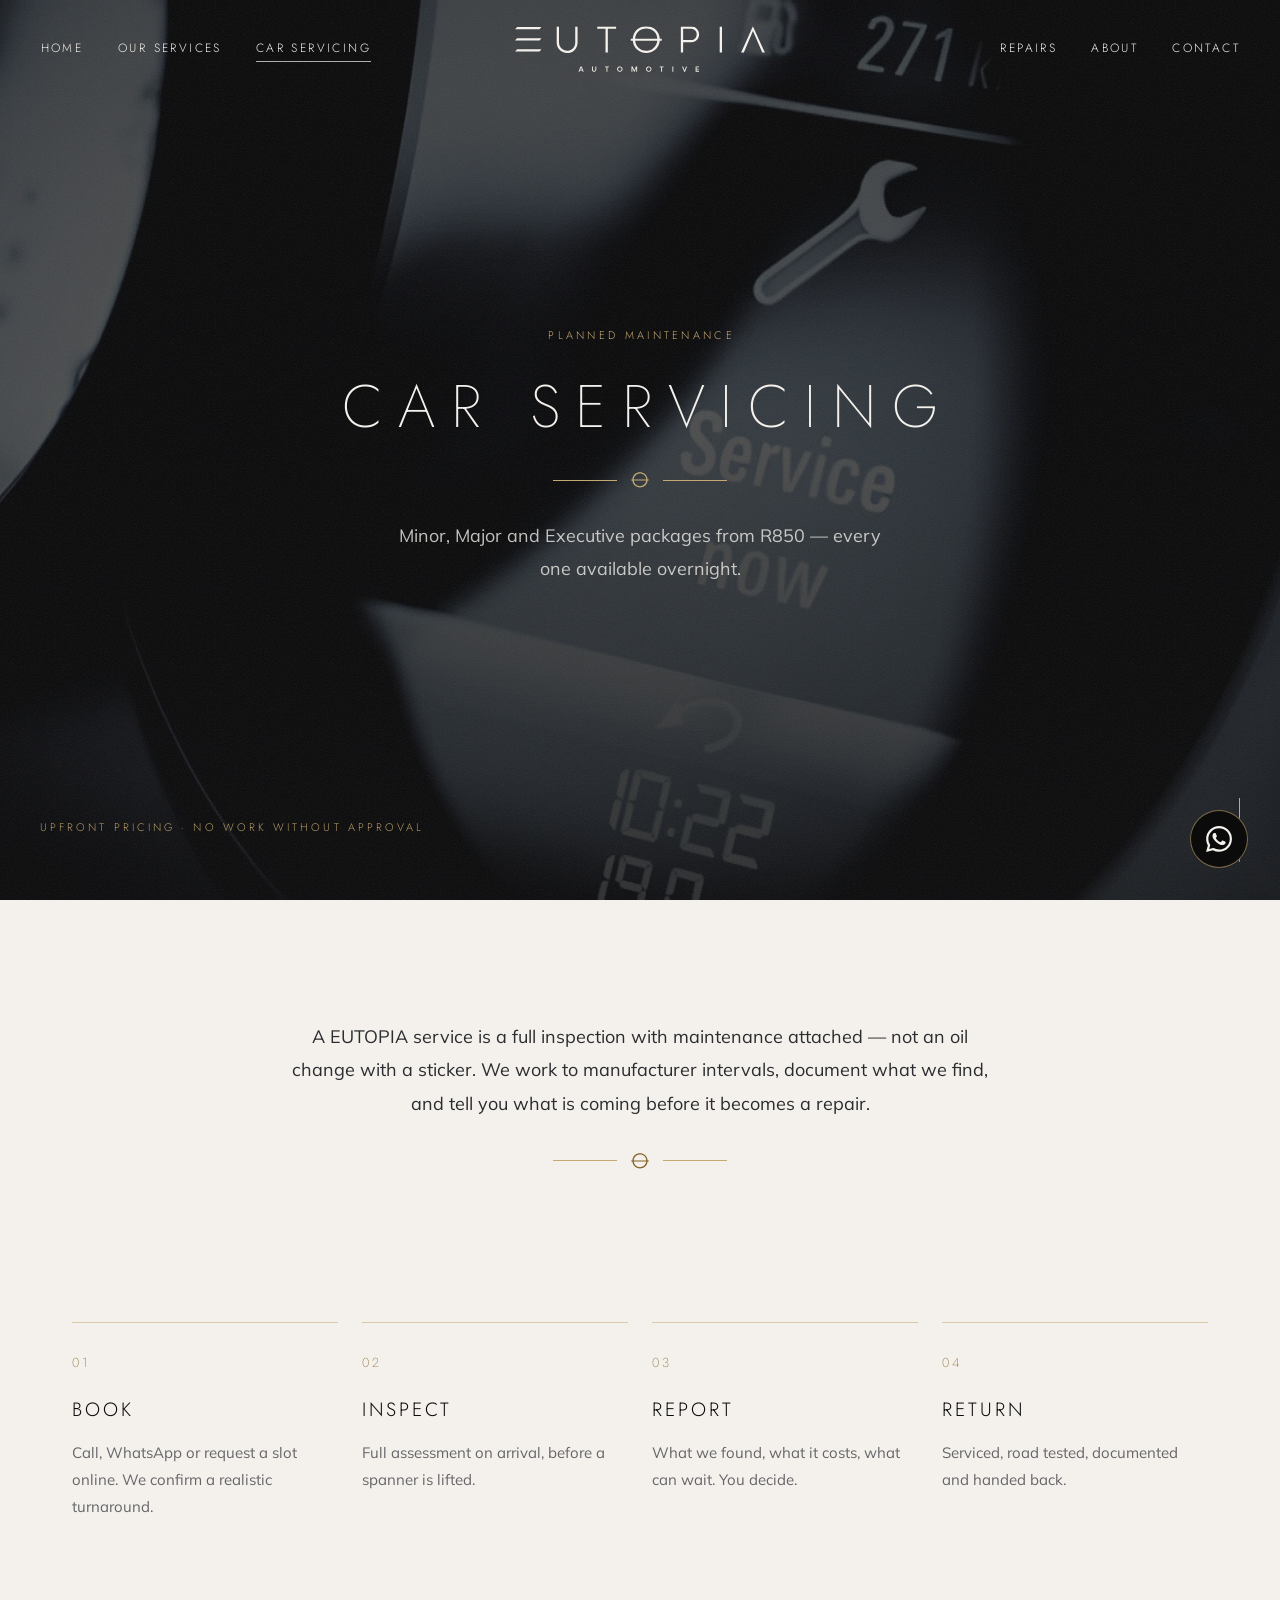
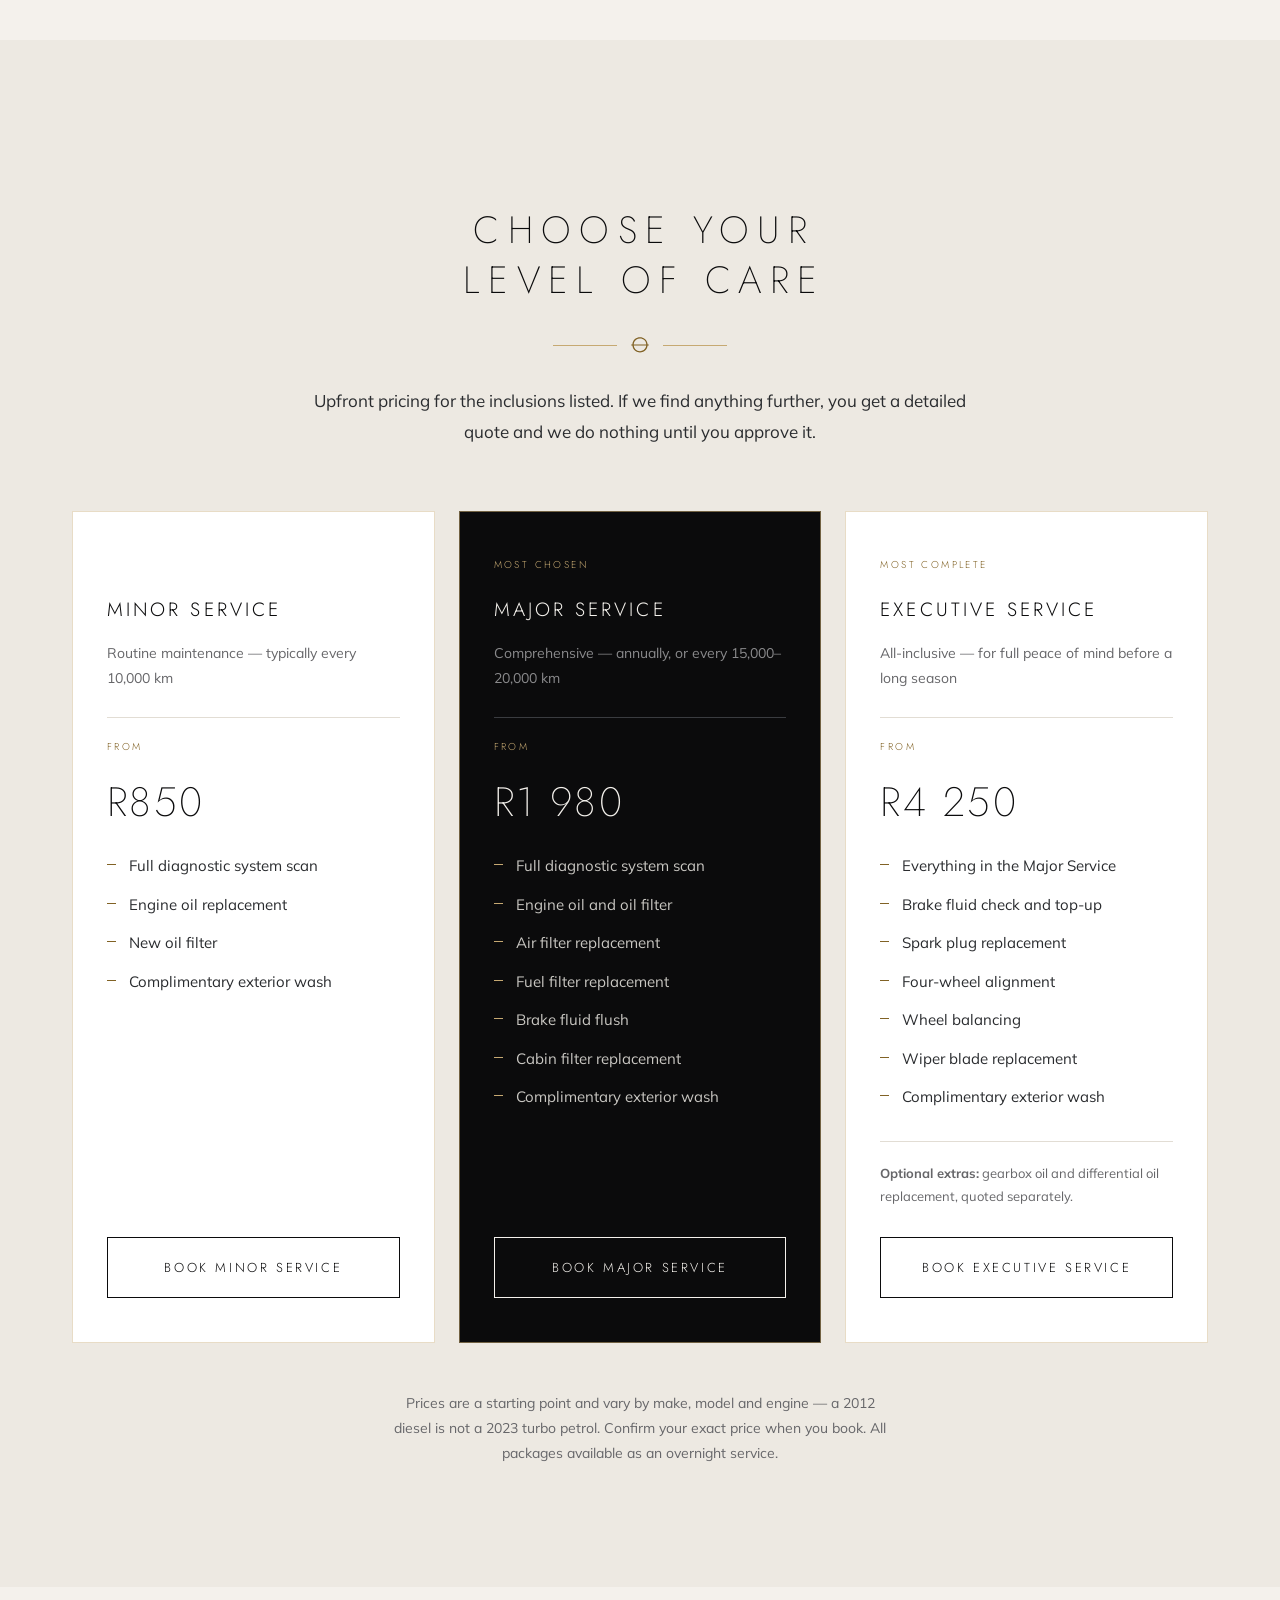
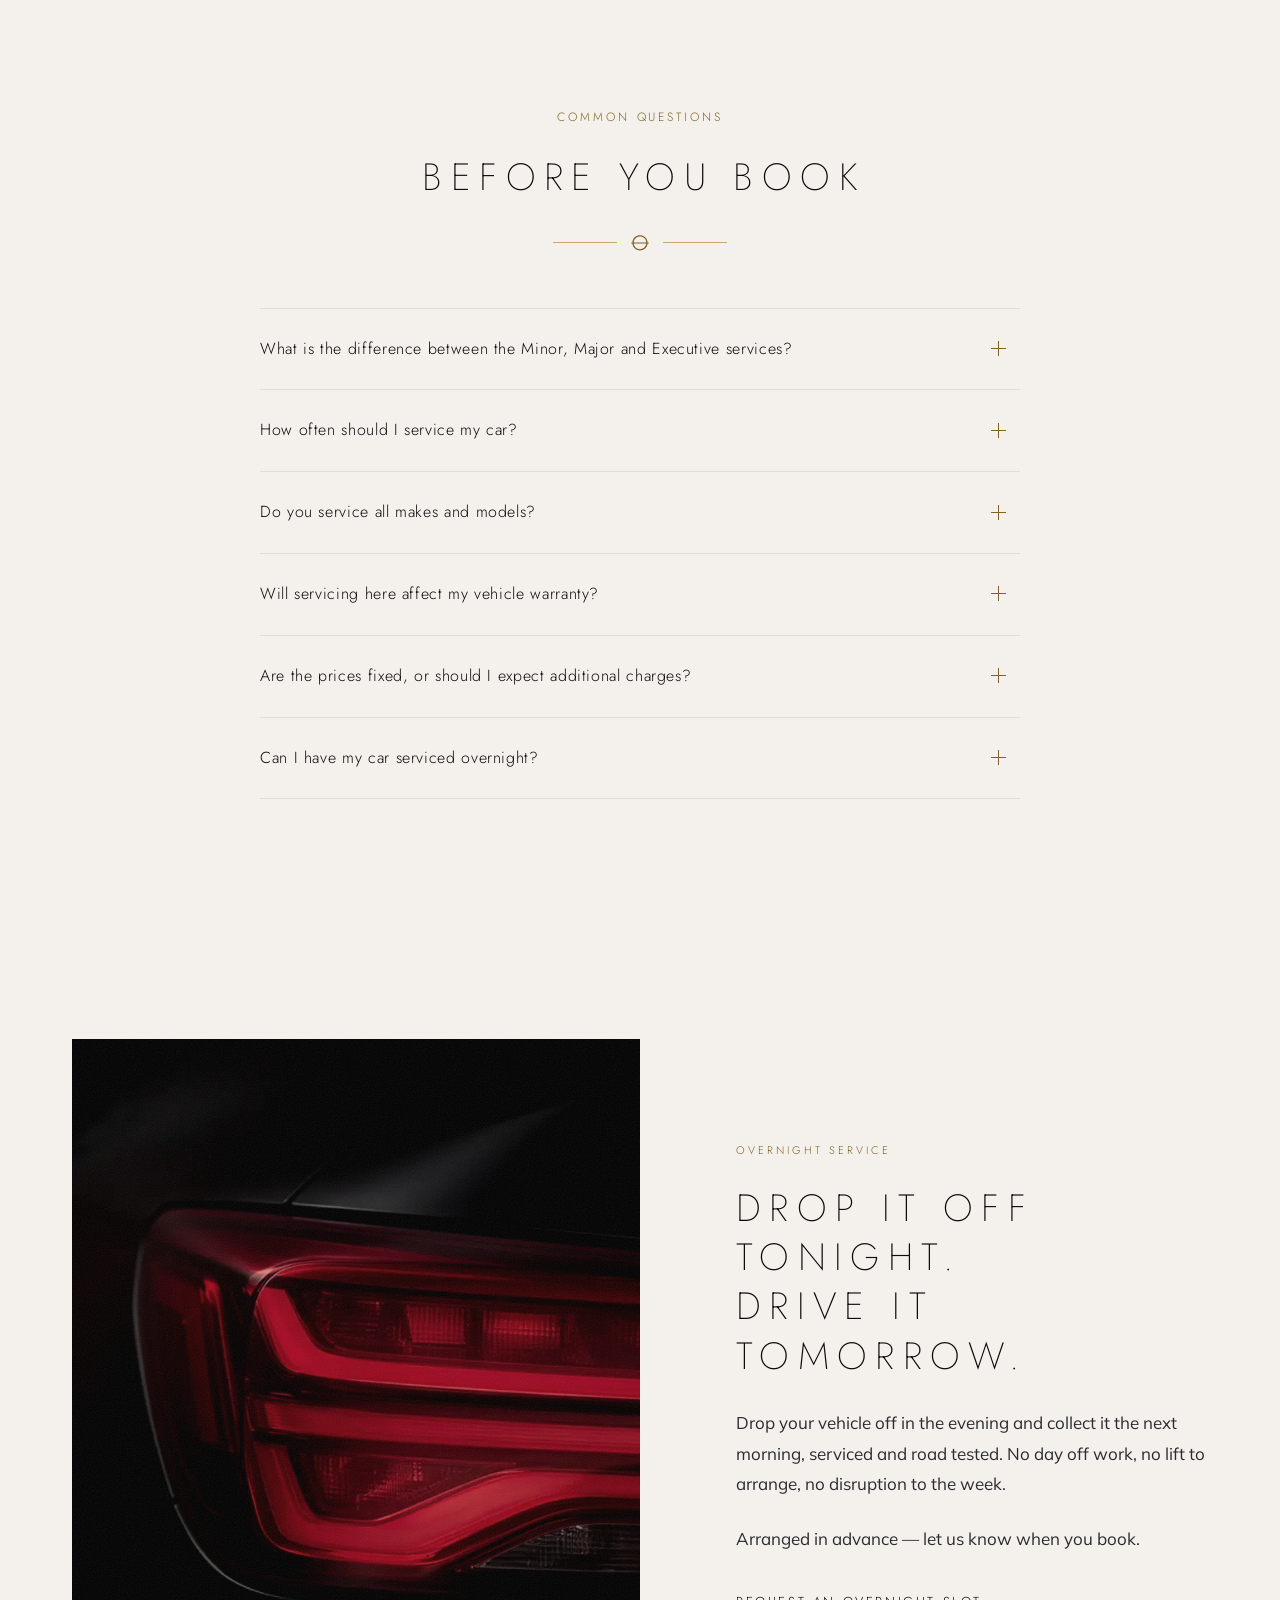
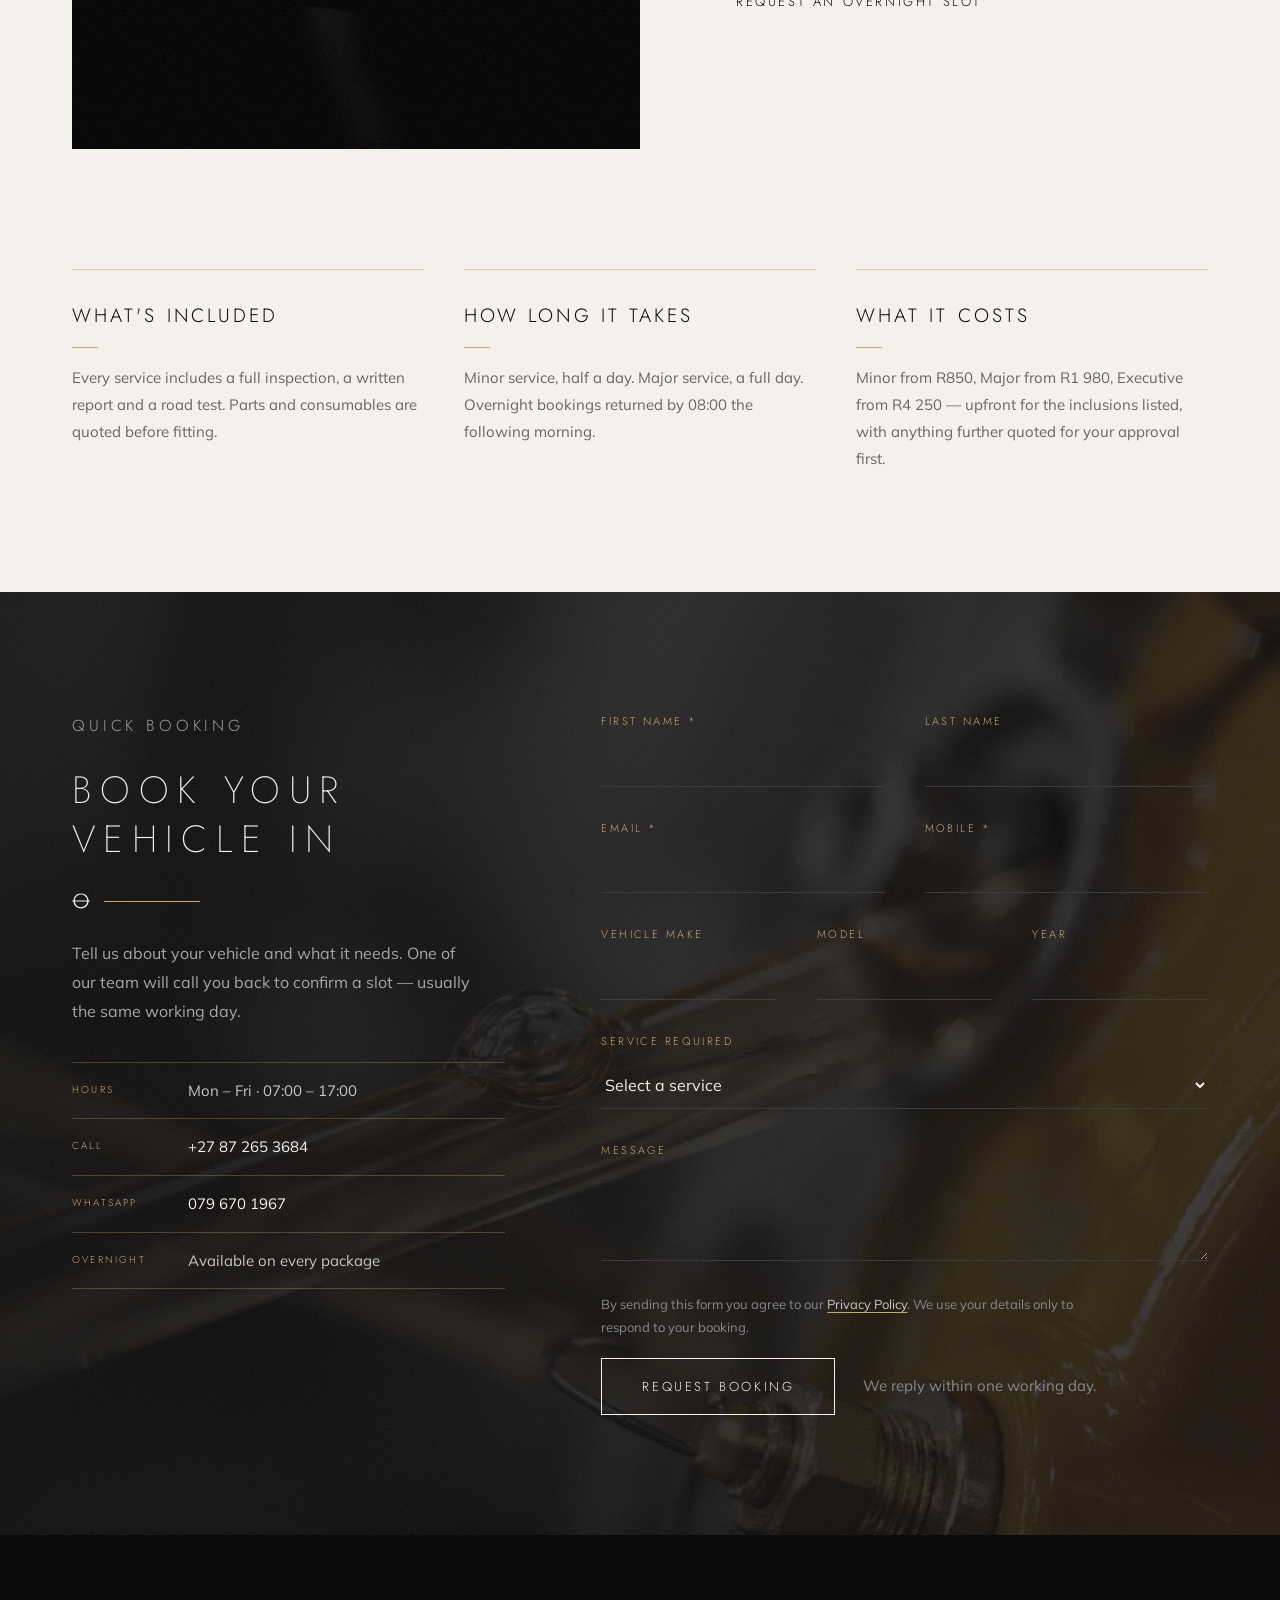
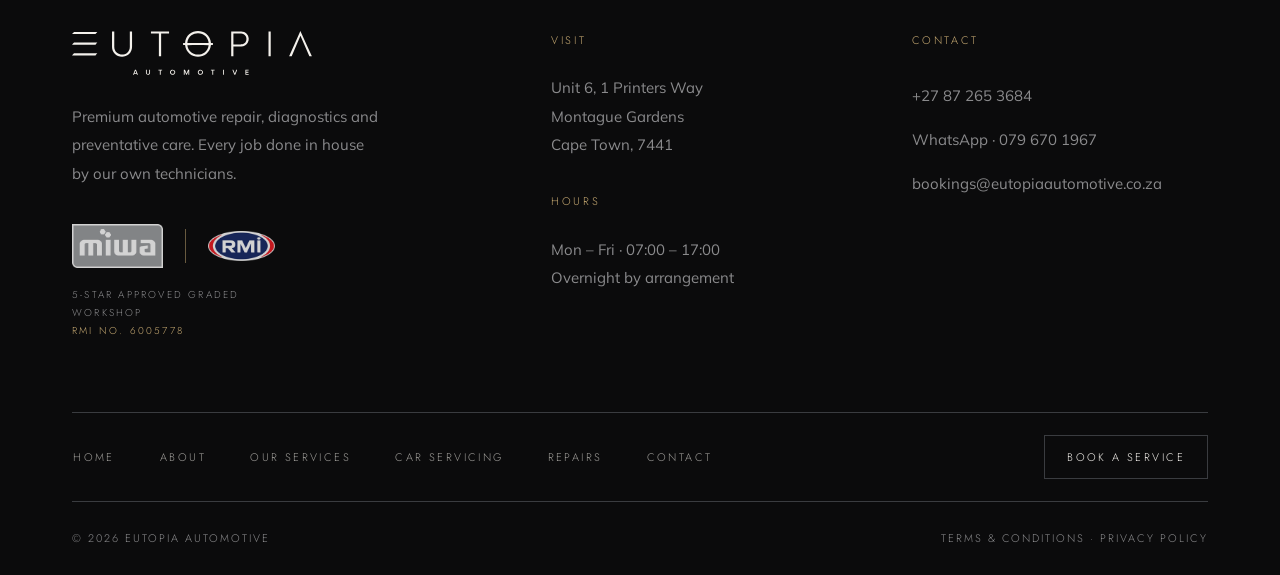
<file: car-servicing.html>
<!DOCTYPE html>
<html lang="en-ZA">
<head>
<meta charset="UTF-8">
<meta name="viewport" content="width=device-width, initial-scale=1">
<title>Car Servicing Cape Town from R850 | EUTOPIA Automotive</title>
<meta name="description" content="Minor service from R850, major from R1,980, executive from R4,250. Upfront pricing, no work without approval, and every package available overnight.">
<meta name="robots" content="index, follow, max-image-preview:large, max-snippet:-1">
<link rel="canonical" href="https://www.eutopiaautomotive.co.za/car-servicing">
<meta property="og:type" content="website">
<meta property="og:locale" content="en_ZA">
<meta property="og:site_name" content="EUTOPIA Automotive">
<meta property="og:title" content="Car Servicing Cape Town from R850 | EUTOPIA Automotive">
<meta property="og:description" content="Minor service from R850, major from R1,980, executive from R4,250. Upfront pricing, no work without approval, and every package available overnight.">
<meta property="og:url" content="https://www.eutopiaautomotive.co.za/car-servicing">
<meta property="og:image" content="https://www.eutopiaautomotive.co.za/assets/img/og-eutopia.jpg">
<meta property="og:image:width" content="1200">
<meta property="og:image:height" content="630">
<meta property="og:image:alt" content="EUTOPIA Automotive — premium automotive care in Cape Town">
<meta name="twitter:card" content="summary_large_image">
<meta name="twitter:title" content="Car Servicing Cape Town from R850 | EUTOPIA Automotive">
<meta name="twitter:description" content="Minor service from R850, major from R1,980, executive from R4,250. Upfront pricing, no work without approval, and every package available overnight.">
<meta name="twitter:image" content="https://www.eutopiaautomotive.co.za/assets/img/og-eutopia.jpg">
<meta name="geo.region" content="ZA-WC">
<meta name="geo.placename" content="Montague Gardens, Cape Town">
<link rel="icon" type="image/svg+xml" href="/favicon.svg">
<link rel="apple-touch-icon" href="/favicon.svg">
<meta name="theme-color" content="#0B0B0C">
<link rel="alternate" type="text/plain" title="LLM summary" href="/llms.txt">
<link rel="preconnect" href="https://fonts.googleapis.com">
<link rel="preconnect" href="https://fonts.gstatic.com" crossorigin>
<link href="https://fonts.googleapis.com/css2?family=Jost:wght@200;300;400&family=Mulish:wght@300;400&display=swap" rel="stylesheet">
<link rel="stylesheet" href="/assets/css/site.css?v=528d8441c4">
<script type="application/ld+json">
{
 "@context": "https://schema.org",
 "@graph": [
  {
   "@type": [
    "AutoRepair",
    "LocalBusiness"
   ],
   "@id": "https://www.eutopiaautomotive.co.za/#business",
   "name": "EUTOPIA Automotive",
   "alternateName": "Total Motor Care",
   "url": "https://www.eutopiaautomotive.co.za/",
   "logo": "https://www.eutopiaautomotive.co.za/assets/brand/eutopia-logo-obsidian.svg",
   "image": "https://www.eutopiaautomotive.co.za/assets/img/og-eutopia.jpg",
   "description": "Independent automotive workshop in Montague Gardens, Cape Town: servicing, diagnostics, mechanical and auto-electrical repairs and overnight service for all makes.",
   "telephone": "+27872653684",
   "email": "bookings@eutopiaautomotive.co.za",
   "address": {
    "@type": "PostalAddress",
    "streetAddress": "Unit 6, 1 Printers Way",
    "addressLocality": "Cape Town",
    "addressRegion": "Western Cape",
    "postalCode": "7441",
    "addressCountry": "ZA"
   },
   "areaServed": [
    {
     "@type": "City",
     "name": "Cape Town"
    },
    {
     "@type": "Place",
     "name": "Montague Gardens"
    },
    {
     "@type": "Place",
     "name": "Milnerton"
    },
    {
     "@type": "Place",
     "name": "Century City"
    }
   ],
   "openingHoursSpecification": [
    {
     "@type": "OpeningHoursSpecification",
     "dayOfWeek": [
      "Monday",
      "Tuesday",
      "Wednesday",
      "Thursday",
      "Friday"
     ],
     "opens": "07:00",
     "closes": "17:00"
    }
   ],
   "priceRange": "R850–R4250",
   "currenciesAccepted": "ZAR",
   "memberOf": [
    {
     "@type": "Organization",
     "name": "Motor Industry Workshop Association (MIWA)",
     "url": "https://www.miwa.org.za/"
    },
    {
     "@type": "Organization",
     "name": "Retail Motor Industry Organisation (RMI)",
     "url": "https://www.rmi.org.za/"
    }
   ],
   "knowsAbout": [
    "Car servicing",
    "Vehicle diagnostics",
    "Auto-electrical repairs",
    "Brake repairs",
    "Suspension repairs",
    "Engine rebuilds",
    "Vehicle air-conditioning",
    "Wheel alignment and balancing",
    "Fleet maintenance"
   ],
   "contactPoint": [
    {
     "@type": "ContactPoint",
     "contactType": "customer service",
     "telephone": "+27872653684",
     "email": "bookings@eutopiaautomotive.co.za",
     "areaServed": "ZA",
     "availableLanguage": [
      "English"
     ]
    }
   ],
   "hasOfferCatalog": {
    "@id": "https://www.eutopiaautomotive.co.za/car-servicing#packages"
   }
  },
  {
   "@type": "BreadcrumbList",
   "@id": "https://www.eutopiaautomotive.co.za/car-servicing#breadcrumb",
   "itemListElement": [
    {
     "@type": "ListItem",
     "position": 1,
     "name": "Home",
     "item": "https://www.eutopiaautomotive.co.za/"
    },
    {
     "@type": "ListItem",
     "position": 2,
     "name": "Our Services",
     "item": "https://www.eutopiaautomotive.co.za/our-services"
    },
    {
     "@type": "ListItem",
     "position": 3,
     "name": "Car Servicing",
     "item": "https://www.eutopiaautomotive.co.za/car-servicing"
    }
   ]
  },
  {
   "@type": "WebPage",
   "@id": "https://www.eutopiaautomotive.co.za/car-servicing#webpage",
   "url": "https://www.eutopiaautomotive.co.za/car-servicing",
   "name": "Car Servicing Cape Town from R850 | EUTOPIA Automotive",
   "description": "Minor service from R850, major from R1,980, executive from R4,250. Upfront pricing, no work without approval, and every package available overnight.",
   "inLanguage": "en-ZA",
   "isPartOf": {
    "@id": "https://www.eutopiaautomotive.co.za/#website"
   },
   "about": {
    "@id": "https://www.eutopiaautomotive.co.za/#business"
   },
   "dateModified": "2026-09-22",
   "primaryImageOfPage": {
    "@type": "ImageObject",
    "url": "https://www.eutopiaautomotive.co.za/assets/img/og-eutopia.jpg"
   },
   "breadcrumb": {
    "@id": "https://www.eutopiaautomotive.co.za/car-servicing#breadcrumb"
   }
  },
  {
   "@type": "OfferCatalog",
   "@id": "https://www.eutopiaautomotive.co.za/car-servicing#packages",
   "name": "Car service packages",
   "itemListElement": [
    {
     "@type": "Offer",
     "name": "Minor Service",
     "description": "Routine maintenance, typically every 10,000 km. Includes: Full diagnostic system scan, Engine oil replacement, New oil filter, Complimentary exterior wash.",
     "priceCurrency": "ZAR",
     "url": "https://www.eutopiaautomotive.co.za/car-servicing",
     "priceSpecification": {
      "@type": "PriceSpecification",
      "minPrice": 850,
      "priceCurrency": "ZAR"
     },
     "itemOffered": {
      "@type": "Service",
      "name": "Minor Service",
      "serviceType": "Car servicing",
      "provider": {
       "@id": "https://www.eutopiaautomotive.co.za/#business"
      }
     }
    },
    {
     "@type": "Offer",
     "name": "Major Service",
     "description": "Comprehensive service, annually or every 15,000–20,000 km. Includes: Full diagnostic system scan, Engine oil and oil filter, Air filter replacement, Fuel filter replacement, Brake fluid flush, Cabin filter replacement, Complimentary exterior wash.",
     "priceCurrency": "ZAR",
     "url": "https://www.eutopiaautomotive.co.za/car-servicing",
     "priceSpecification": {
      "@type": "PriceSpecification",
      "minPrice": 1980,
      "priceCurrency": "ZAR"
     },
     "itemOffered": {
      "@type": "Service",
      "name": "Major Service",
      "serviceType": "Car servicing",
      "provider": {
       "@id": "https://www.eutopiaautomotive.co.za/#business"
      }
     }
    },
    {
     "@type": "Offer",
     "name": "Executive Service",
     "description": "All-inclusive service. Includes: Everything in the Major Service, Brake fluid check and top-up, Spark plug replacement, Four-wheel alignment, Wheel balancing, Wiper blade replacement, Complimentary exterior wash.",
     "priceCurrency": "ZAR",
     "url": "https://www.eutopiaautomotive.co.za/car-servicing",
     "priceSpecification": {
      "@type": "PriceSpecification",
      "minPrice": 4250,
      "priceCurrency": "ZAR"
     },
     "itemOffered": {
      "@type": "Service",
      "name": "Executive Service",
      "serviceType": "Car servicing",
      "provider": {
       "@id": "https://www.eutopiaautomotive.co.za/#business"
      }
     }
    }
   ]
  },
  {
   "@type": "FAQPage",
   "mainEntity": [
    {
     "@type": "Question",
     "name": "What is the difference between the Minor, Major and Executive services?",
     "acceptedAnswer": {
      "@type": "Answer",
      "text": "The Minor Service covers routine maintenance — the essential oil and filter work with a diagnostic scan. The Major Service adds the air, fuel and cabin filters plus a brake fluid flush, and is the one most vehicles need annually. The Executive Service is the all-inclusive package, adding spark plugs, wheel alignment, balancing and wipers."
     }
    },
    {
     "@type": "Question",
     "name": "How often should I service my car?",
     "acceptedAnswer": {
      "@type": "Answer",
      "text": "It depends on mileage, age and what the manufacturer specifies. As a general guide, a Minor Service suits roughly every 10,000 km, and a Major Service annually or every 15,000 to 20,000 km. Tell us your make and model and we will give you the specific interval."
     }
    },
    {
     "@type": "Question",
     "name": "Do you service all makes and models?",
     "acceptedAnswer": {
      "@type": "Answer",
      "text": "Yes. Our technicians work across passenger vehicles, luxury and European marques, and commercial vehicles, using diagnostic equipment suited to each. We are an independent specialist rather than a franchised dealer."
     }
    },
    {
     "@type": "Question",
     "name": "Will servicing here affect my vehicle warranty?",
     "acceptedAnswer": {
      "@type": "Answer",
      "text": "As an RMI-accredited workshop working to manufacturer specification with quality parts, servicing with us generally keeps your warranty intact. If you have a specific concern about your vehicle, raise it when you book and we will confirm before any work starts."
     }
    },
    {
     "@type": "Question",
     "name": "Are the prices fixed, or should I expect additional charges?",
     "acceptedAnswer": {
      "@type": "Answer",
      "text": "The prices shown are upfront for the inclusions listed, and vary with the make and model of your vehicle. If we identify anything further during the service, you receive a detailed quote and we proceed only with your approval. Nothing is ever added without you knowing first."
     }
    },
    {
     "@type": "Question",
     "name": "Can I have my car serviced overnight?",
     "acceptedAnswer": {
      "@type": "Answer",
      "text": "Yes — every package can be carried out overnight. Drop your vehicle off in the evening and collect it the next morning, serviced and road tested. Let us know when you book so we can hold the slot."
     }
    }
   ],
   "@id": "https://www.eutopiaautomotive.co.za/car-servicing#faq"
  }
 ]
}
</script>
</head>
<body data-page="servicing" class="page-servicing">

<svg width="0" height="0" style="position:absolute" aria-hidden="true" focusable="false">
  <symbol id="eut-logo" viewBox="0 0 1639 300"><path d="M801.84 21.0896C833.213 -6.20371 883.853 -7.01705 916.4 18.7163C936.066 33.8896 947.92 58.063 949.093 82.7563C953.493 82.7563 957.893 82.7696 962.306 82.7696C962.306 87.3296 962.306 91.8896 962.306 96.463C957.826 96.463 953.36 96.4763 948.893 96.463C946.906 119.93 935.306 142.61 916.626 157.13C885.013 182.276 836.186 182.37 804.573 157.183C785.88 142.65 774.253 119.956 772.266 96.463C767.76 96.4763 763.253 96.463 758.76 96.463C758.733 91.8896 758.746 87.3296 758.76 82.7696C763.133 82.7696 767.52 82.7029 771.906 82.8629C773.36 59.4229 783.746 36.3563 801.84 21.0896ZM815.56 29.4896C798.88 41.9296 788.84 62.1163 787.6 82.7563C836.173 82.7696 884.746 82.7696 933.32 82.7563C932.213 65.303 925.093 48.1163 912.626 35.7429C887.64 10.2629 843.693 7.87627 815.56 29.4896ZM787.88 96.4896C789.533 111.796 795.8 126.703 806.28 138.063C830.24 164.836 874.333 168.69 903.373 148.076C920.293 136.383 931.026 116.85 933.04 96.4896C884.653 96.4629 836.266 96.4629 787.88 96.4896Z" fill="currentColor"/><path d="M1559.67 0.0898438C1585.97 57.5965 1612.17 115.157 1638.33 172.73C1632.63 172.73 1626.92 172.757 1621.23 172.717C1600.92 125.69 1580.64 78.6498 1560.24 31.6632C1540.28 78.6898 1520.37 125.743 1500.37 172.743C1494.49 172.743 1488.63 172.69 1482.77 172.77C1508.25 115.143 1534.05 57.6632 1559.67 0.0898438Z" fill="currentColor"/><path d="M273.254 2.95626C278.347 2.90292 283.441 2.92959 288.534 2.91626C288.574 38.3563 288.521 73.8096 288.561 109.25C288.667 124.396 295.401 139.516 307.187 149.156C326.214 165.05 356.427 165.303 375.667 149.61C387.734 139.983 394.694 124.663 394.787 109.303C394.814 73.8496 394.814 38.4096 394.787 2.9696C399.854 2.86294 404.921 2.99628 409.987 2.84961C410.241 37.8629 410.027 72.8763 410.094 107.89C410.387 127.063 402.374 146.383 387.867 159.063C360.894 183.436 314.521 181.303 290.347 153.943C279.334 141.85 273.361 125.516 273.267 109.21C273.241 73.7829 273.281 38.3696 273.254 2.95626Z" fill="currentColor"/><path d="M539.119 2.92975C580.373 2.92975 621.626 2.91642 662.879 2.92975C662.893 7.70309 662.893 12.4631 662.893 17.2364C644.799 17.2497 626.706 17.2364 608.626 17.2364C608.626 69.1964 608.626 121.143 608.626 173.09C603.533 173.103 598.439 173.09 593.346 173.103C593.333 121.143 593.333 69.1964 593.346 17.2497C575.266 17.2231 557.186 17.2631 539.119 17.2364C539.106 12.4631 539.106 7.68975 539.119 2.92975Z" fill="currentColor"/><path d="M1087.35 2.9306C1109.96 2.9306 1132.59 2.9039 1155.21 2.9439C1169.12 2.87724 1183.13 8.26392 1192.87 18.3306C1208.89 34.4373 1211.55 61.4106 1200.09 80.8239C1191.35 96.1439 1173.99 105.597 1156.47 105.717C1138.44 105.811 1120.4 105.731 1102.37 105.757C1102.36 128.211 1102.39 150.651 1102.36 173.091C1097.35 173.091 1092.33 173.104 1087.33 173.091C1087.32 116.371 1087.31 59.6506 1087.35 2.9306ZM1102.35 17.2639C1102.39 41.9839 1102.35 66.7173 1102.37 91.4373C1116.43 91.4506 1130.48 91.4373 1144.53 91.4506C1154.76 91.7039 1165.76 91.8906 1174.61 85.9173C1191.88 75.3973 1196.27 50.2506 1185.57 33.5973C1179.23 23.3173 1167.27 17.1839 1155.28 17.2506C1137.64 17.2373 1120 17.2239 1102.35 17.2639Z" fill="currentColor"/><path d="M1342.15 2.92936C1347.13 2.91603 1352.13 2.92935 1357.15 2.91602C1357.19 59.6493 1357.17 116.369 1357.16 173.103C1352.13 173.089 1347.13 173.103 1342.13 173.076C1342.13 116.369 1342.12 59.6494 1342.15 2.92936Z" fill="currentColor"/><path d="M0 20.8224C4.57333 15.8758 9.12 10.9158 13.7067 5.98242C66.72 5.99576 119.747 5.9691 172.76 5.99577C168.587 10.9558 164.4 15.9158 160.187 20.8491C106.787 20.8091 53.4 20.8491 0 20.8224Z" fill="currentColor"/><path d="M14.0937 79.0368C66.9737 78.8501 119.867 79.0101 172.76 78.9568C168.654 83.9168 164.414 88.7568 160.347 93.7435C106.907 93.8768 53.4537 93.7701 0.0136719 93.7968C4.80034 88.9835 8.93367 83.3568 14.0937 79.0368Z" fill="currentColor"/><path d="M13.814 151.889C66.8007 151.995 119.774 151.875 172.761 151.942C168.601 156.889 164.414 161.822 160.254 166.755C106.841 166.782 53.4407 166.782 0.0273438 166.755C4.60068 161.782 9.14734 156.769 13.814 151.889Z" fill="currentColor"/><path d="M682.454 264.837C691.974 262.077 703.214 268.424 704.667 278.477C706.614 287.477 700.294 297.21 691.174 298.797C682.347 300.97 672.201 295.61 669.961 286.61C667.107 277.49 673.027 266.824 682.454 264.837ZM681.094 271.49C672.961 275.784 673.681 289.37 682.361 292.624C690.054 296.304 699.907 289.637 698.947 281.064C698.961 272.424 688.294 266.957 681.094 271.49Z" fill="currentColor"/><path d="M873.107 264.649C882.974 262.196 894.081 269.489 894.721 279.863C896.147 289.703 887.734 299.263 877.801 299.209C868.414 299.983 859.334 292.209 859.201 282.703C858.481 274.276 864.787 266.089 873.107 264.649ZM871.734 271.089C863.387 274.689 863.041 288.009 871.147 292.089C878.281 296.396 888.734 291.076 888.787 282.569C889.947 273.716 879.481 266.929 871.734 271.089Z" fill="currentColor"/><path d="M429.934 264.797C432.227 264.797 434.52 264.784 436.827 264.797C441.307 276.077 445.76 287.384 450.214 298.677C448.054 298.664 445.907 298.664 443.76 298.664C442.854 296.264 441.934 293.877 441 291.49C435.867 291.49 430.734 291.49 425.6 291.49C424.667 293.877 423.747 296.264 422.854 298.677C420.747 298.664 418.64 298.664 416.547 298.677C421 287.384 425.454 276.09 429.934 264.797ZM433.214 271.29C431.44 276.25 429.507 281.157 427.667 286.09C431.414 286.077 435.187 286.077 438.947 286.09C437.054 281.144 435.28 276.157 433.214 271.29Z" fill="currentColor"/><path d="M505.133 287.37C504.839 279.85 505.093 272.317 505.039 264.81C506.466 264.797 509.346 264.783 510.786 264.783C510.959 272.063 510.653 279.357 510.933 286.65C511.266 291.237 516.213 294.423 520.586 293.41C524.386 292.837 527.279 289.143 527.066 285.33C527.133 278.49 527.039 271.637 527.079 264.797C529.013 264.797 530.946 264.797 532.893 264.797C532.839 272.023 532.999 279.263 532.839 286.49C532.773 293.557 526.186 299.37 519.239 299.223C512.413 299.61 505.706 294.29 505.133 287.37Z" fill="currentColor"/><path d="M590.213 270.304C590.226 268.45 590.24 266.624 590.253 264.797C598.626 264.81 607 264.784 615.373 264.81C615.36 266.637 615.36 268.477 615.373 270.317C612.16 270.304 608.96 270.317 605.773 270.33C605.76 279.77 605.773 289.224 605.76 298.677C603.813 298.664 601.866 298.664 599.933 298.677C599.866 289.21 600.026 279.744 599.84 270.277C596.626 270.317 593.426 270.317 590.213 270.304Z" fill="currentColor"/><path d="M763.721 298.624C763.774 287.344 763.694 276.077 763.747 264.797C766.267 264.784 768.787 264.797 771.334 264.797C774.987 273.064 778.521 281.384 782.214 289.637C785.801 281.37 789.427 273.117 792.974 264.824C795.481 264.797 797.987 264.797 800.507 264.797C800.521 276.09 800.521 287.384 800.507 298.677C798.561 298.664 796.614 298.664 794.681 298.677C794.667 290.69 794.667 282.69 794.681 274.704C791.147 282.664 787.681 290.664 784.201 298.637C783.201 298.677 781.187 298.744 780.187 298.77C776.467 291.05 773.454 282.997 769.667 275.304C769.481 283.104 769.614 290.89 769.574 298.69C767.614 298.664 765.654 298.624 763.721 298.624Z" fill="currentColor"/><path d="M948.627 264.809C957.013 264.795 965.4 264.795 973.787 264.809C973.773 266.635 973.76 268.462 973.773 270.316C970.56 270.302 967.36 270.316 964.16 270.329C964.16 279.782 964.173 289.222 964.16 298.675C962.2 298.662 960.253 298.662 958.32 298.675C958.307 289.222 958.32 279.782 958.32 270.329C955.08 270.316 951.853 270.302 948.64 270.316C948.627 268.476 948.613 266.635 948.627 264.809Z" fill="currentColor"/><path d="M1032.01 264.797C1033.93 264.797 1035.88 264.797 1037.84 264.81C1037.85 276.09 1037.85 287.384 1037.84 298.677C1035.88 298.664 1033.93 298.664 1032.01 298.677C1032 287.384 1032 276.09 1032.01 264.797Z" fill="currentColor"/><path d="M1095.2 264.81C1097.37 264.797 1099.57 264.797 1101.79 264.797C1105.16 273.53 1108.63 282.237 1111.91 291.01C1114.93 282.384 1120.27 274.144 1120.33 264.797C1122.35 264.797 1124.36 264.797 1126.39 264.81C1126.53 268.184 1125.95 271.557 1124.67 274.704C1121.48 282.717 1118.17 290.677 1114.97 298.677C1112.93 298.664 1110.91 298.664 1108.91 298.677C1104.35 287.37 1099.76 276.104 1095.2 264.81Z" fill="currentColor"/><path d="M1184.28 264.809C1191.63 264.795 1198.96 264.795 1206.32 264.809C1206.29 266.635 1206.29 268.462 1206.32 270.316C1200.91 270.329 1195.51 270.302 1190.11 270.329C1190.08 273.182 1190.08 276.036 1190.09 278.902C1194.96 278.902 1199.83 278.902 1204.69 278.902C1204.68 280.729 1204.68 282.569 1204.71 284.409C1199.83 284.409 1194.97 284.409 1190.11 284.409C1190.08 287.329 1190.08 290.249 1190.09 293.182C1195.59 293.195 1201.09 293.182 1206.6 293.182C1206.56 295.049 1206.53 296.902 1206.41 298.782C1199.04 298.555 1191.65 298.729 1184.28 298.675C1184.27 287.382 1184.27 276.089 1184.28 264.809Z" fill="currentColor"/></symbol>
  <symbol id="eut-logo-black" viewBox="0 0 1639 300"><path d="M801.84 21.0896C833.213 -6.20371 883.853 -7.01705 916.4 18.7163C936.066 33.8896 947.92 58.063 949.093 82.7563C953.493 82.7563 957.893 82.7696 962.306 82.7696C962.306 87.3296 962.306 91.8896 962.306 96.463C957.826 96.463 953.36 96.4763 948.893 96.463C946.906 119.93 935.306 142.61 916.626 157.13C885.013 182.276 836.186 182.37 804.573 157.183C785.88 142.65 774.253 119.956 772.266 96.463C767.76 96.4763 763.253 96.463 758.76 96.463C758.733 91.8896 758.746 87.3296 758.76 82.7696C763.133 82.7696 767.52 82.7029 771.906 82.8629C773.36 59.4229 783.746 36.3563 801.84 21.0896ZM815.56 29.4896C798.88 41.9296 788.84 62.1163 787.6 82.7563C836.173 82.7696 884.746 82.7696 933.32 82.7563C932.213 65.3029 925.093 48.1163 912.626 35.7429C887.64 10.2629 843.693 7.87627 815.56 29.4896ZM787.88 96.4896C789.533 111.796 795.8 126.703 806.28 138.063C830.24 164.836 874.333 168.69 903.373 148.076C920.293 136.383 931.026 116.85 933.04 96.4896C884.653 96.4629 836.266 96.4629 787.88 96.4896Z" fill="black"/><path d="M1559.67 0.0898438C1585.97 57.5965 1612.17 115.157 1638.33 172.73C1632.63 172.73 1626.92 172.757 1621.23 172.717C1600.92 125.69 1580.64 78.6498 1560.24 31.6632C1540.28 78.6898 1520.37 125.743 1500.37 172.743C1494.49 172.743 1488.63 172.69 1482.77 172.77C1508.25 115.143 1534.05 57.6632 1559.67 0.0898438Z" fill="black"/><path d="M273.254 2.95626C278.347 2.90292 283.441 2.92959 288.534 2.91626C288.574 38.3563 288.521 73.8096 288.561 109.25C288.667 124.396 295.401 139.516 307.187 149.156C326.214 165.05 356.427 165.303 375.667 149.61C387.734 139.983 394.694 124.663 394.787 109.303C394.814 73.8496 394.814 38.4096 394.787 2.9696C399.854 2.86294 404.921 2.99628 409.987 2.84961C410.241 37.8629 410.027 72.8763 410.094 107.89C410.387 127.063 402.374 146.383 387.867 159.063C360.894 183.436 314.521 181.303 290.347 153.943C279.334 141.85 273.361 125.516 273.267 109.21C273.241 73.7829 273.281 38.3696 273.254 2.95626Z" fill="black"/><path d="M539.119 2.92975C580.373 2.92975 621.626 2.91642 662.879 2.92975C662.893 7.70309 662.893 12.4631 662.893 17.2364C644.799 17.2497 626.706 17.2364 608.626 17.2364C608.626 69.1964 608.626 121.143 608.626 173.09C603.533 173.103 598.439 173.09 593.346 173.103C593.333 121.143 593.333 69.1964 593.346 17.2497C575.266 17.2231 557.186 17.2631 539.119 17.2364C539.106 12.4631 539.106 7.68975 539.119 2.92975Z" fill="black"/><path d="M1087.35 2.9306C1109.96 2.9306 1132.59 2.9039 1155.21 2.9439C1169.12 2.87724 1183.13 8.26392 1192.87 18.3306C1208.89 34.4373 1211.55 61.4106 1200.09 80.8239C1191.35 96.1439 1173.99 105.597 1156.47 105.717C1138.44 105.811 1120.4 105.731 1102.37 105.757C1102.36 128.211 1102.39 150.651 1102.36 173.091C1097.35 173.091 1092.33 173.104 1087.33 173.091C1087.32 116.371 1087.31 59.6506 1087.35 2.9306ZM1102.35 17.2639C1102.39 41.9839 1102.35 66.7173 1102.37 91.4373C1116.43 91.4506 1130.48 91.4372 1144.53 91.4506C1154.76 91.7039 1165.76 91.8906 1174.61 85.9173C1191.88 75.3973 1196.27 50.2506 1185.57 33.5973C1179.23 23.3173 1167.27 17.1839 1155.28 17.2506C1137.64 17.2373 1120 17.2239 1102.35 17.2639Z" fill="black"/><path d="M1342.15 2.92936C1347.13 2.91603 1352.13 2.92935 1357.15 2.91602C1357.19 59.6493 1357.17 116.369 1357.16 173.103C1352.13 173.089 1347.13 173.103 1342.13 173.076C1342.13 116.369 1342.12 59.6494 1342.15 2.92936Z" fill="black"/><path d="M0 20.8224C4.57333 15.8758 9.12 10.9158 13.7067 5.98242C66.72 5.99576 119.747 5.9691 172.76 5.99577C168.587 10.9558 164.4 15.9158 160.187 20.8491C106.787 20.8091 53.4 20.8491 0 20.8224Z" fill="black"/><path d="M14.0937 79.0368C66.9737 78.8501 119.867 79.0101 172.76 78.9568C168.654 83.9168 164.414 88.7568 160.347 93.7435C106.907 93.8768 53.4537 93.7701 0.0136719 93.7968C4.80034 88.9835 8.93367 83.3568 14.0937 79.0368Z" fill="black"/><path d="M13.814 151.889C66.8007 151.995 119.774 151.875 172.761 151.942C168.601 156.889 164.414 161.822 160.254 166.755C106.841 166.782 53.4407 166.782 0.0273438 166.755C4.60068 161.782 9.14734 156.769 13.814 151.889Z" fill="black"/><path d="M682.454 264.837C691.974 262.077 703.214 268.424 704.667 278.477C706.614 287.477 700.294 297.21 691.174 298.797C682.347 300.97 672.201 295.61 669.961 286.61C667.107 277.49 673.027 266.824 682.454 264.837ZM681.094 271.49C672.961 275.784 673.681 289.37 682.361 292.624C690.054 296.304 699.907 289.637 698.947 281.064C698.961 272.424 688.294 266.957 681.094 271.49Z" fill="black"/><path d="M873.107 264.649C882.974 262.196 894.081 269.489 894.721 279.863C896.147 289.703 887.734 299.263 877.801 299.209C868.414 299.983 859.334 292.209 859.201 282.703C858.481 274.276 864.787 266.089 873.107 264.649ZM871.734 271.089C863.387 274.689 863.041 288.009 871.147 292.089C878.281 296.396 888.734 291.076 888.787 282.569C889.947 273.716 879.481 266.929 871.734 271.089Z" fill="black"/><path d="M429.934 264.797C432.227 264.797 434.52 264.784 436.827 264.797C441.307 276.077 445.76 287.384 450.214 298.677C448.054 298.664 445.907 298.664 443.76 298.664C442.854 296.264 441.934 293.877 441 291.49C435.867 291.49 430.734 291.49 425.6 291.49C424.667 293.877 423.747 296.264 422.854 298.677C420.747 298.664 418.64 298.664 416.547 298.677C421 287.384 425.454 276.09 429.934 264.797ZM433.214 271.29C431.44 276.25 429.507 281.157 427.667 286.09C431.414 286.077 435.187 286.077 438.947 286.09C437.054 281.144 435.28 276.157 433.214 271.29Z" fill="black"/><path d="M505.133 287.37C504.839 279.85 505.093 272.317 505.039 264.81C506.466 264.797 509.346 264.783 510.786 264.783C510.959 272.063 510.653 279.357 510.933 286.65C511.266 291.237 516.213 294.423 520.586 293.41C524.386 292.837 527.279 289.143 527.066 285.33C527.133 278.49 527.039 271.637 527.079 264.797C529.013 264.797 530.946 264.797 532.893 264.797C532.839 272.023 532.999 279.263 532.839 286.49C532.773 293.557 526.186 299.37 519.239 299.223C512.413 299.61 505.706 294.29 505.133 287.37Z" fill="black"/><path d="M590.213 270.304C590.226 268.45 590.24 266.624 590.253 264.797C598.626 264.81 607 264.784 615.373 264.81C615.36 266.637 615.36 268.477 615.373 270.317C612.16 270.304 608.96 270.317 605.773 270.33C605.76 279.77 605.773 289.224 605.76 298.677C603.813 298.664 601.866 298.664 599.933 298.677C599.866 289.21 600.026 279.744 599.84 270.277C596.626 270.317 593.426 270.317 590.213 270.304Z" fill="black"/><path d="M763.721 298.624C763.774 287.344 763.694 276.077 763.747 264.797C766.267 264.784 768.787 264.797 771.334 264.797C774.987 273.064 778.521 281.384 782.214 289.637C785.801 281.37 789.427 273.117 792.974 264.824C795.481 264.797 797.987 264.797 800.507 264.797C800.521 276.09 800.521 287.384 800.507 298.677C798.561 298.664 796.614 298.664 794.681 298.677C794.667 290.69 794.667 282.69 794.681 274.704C791.147 282.664 787.681 290.664 784.201 298.637C783.201 298.677 781.187 298.744 780.187 298.77C776.467 291.05 773.454 282.997 769.667 275.304C769.481 283.104 769.614 290.89 769.574 298.69C767.614 298.664 765.654 298.624 763.721 298.624Z" fill="black"/><path d="M948.627 264.809C957.013 264.795 965.4 264.795 973.787 264.809C973.773 266.635 973.76 268.462 973.773 270.316C970.56 270.302 967.36 270.316 964.16 270.329C964.16 279.782 964.173 289.222 964.16 298.675C962.2 298.662 960.253 298.662 958.32 298.675C958.307 289.222 958.32 279.782 958.32 270.329C955.08 270.316 951.853 270.302 948.64 270.316C948.627 268.476 948.613 266.635 948.627 264.809Z" fill="black"/><path d="M1032.01 264.797C1033.93 264.797 1035.88 264.797 1037.84 264.81C1037.85 276.09 1037.85 287.384 1037.84 298.677C1035.88 298.664 1033.93 298.664 1032.01 298.677C1032 287.384 1032 276.09 1032.01 264.797Z" fill="black"/><path d="M1095.2 264.81C1097.37 264.797 1099.57 264.797 1101.79 264.797C1105.16 273.53 1108.63 282.237 1111.91 291.01C1114.93 282.384 1120.27 274.144 1120.33 264.797C1122.35 264.797 1124.36 264.797 1126.39 264.81C1126.53 268.184 1125.95 271.557 1124.67 274.704C1121.48 282.717 1118.17 290.677 1114.97 298.677C1112.93 298.664 1110.91 298.664 1108.91 298.677C1104.35 287.37 1099.76 276.104 1095.2 264.81Z" fill="black"/><path d="M1184.28 264.809C1191.63 264.795 1198.96 264.795 1206.32 264.809C1206.29 266.635 1206.29 268.462 1206.32 270.316C1200.91 270.329 1195.51 270.302 1190.11 270.329C1190.08 273.182 1190.08 276.036 1190.09 278.902C1194.96 278.902 1199.83 278.902 1204.69 278.902C1204.68 280.729 1204.68 282.569 1204.71 284.409C1199.83 284.409 1194.97 284.409 1190.11 284.409C1190.08 287.329 1190.08 290.249 1190.09 293.182C1195.59 293.195 1201.09 293.182 1206.6 293.182C1206.56 295.049 1206.53 296.902 1206.41 298.782C1199.04 298.555 1191.65 298.729 1184.28 298.675C1184.27 287.382 1184.27 276.089 1184.28 264.809Z" fill="black"/></symbol>
  <symbol id="eut-mark" viewBox="756 -4 209 187"><path d="M801.84 21.0896C833.213 -6.20371 883.853 -7.01705 916.4 18.7163C936.066 33.8896 947.92 58.063 949.093 82.7563C953.493 82.7563 957.893 82.7696 962.306 82.7696C962.306 87.3296 962.306 91.8896 962.306 96.463C957.826 96.463 953.36 96.4763 948.893 96.463C946.906 119.93 935.306 142.61 916.626 157.13C885.013 182.276 836.186 182.37 804.573 157.183C785.88 142.65 774.253 119.956 772.266 96.463C767.76 96.4763 763.253 96.463 758.76 96.463C758.733 91.8896 758.746 87.3296 758.76 82.7696C763.133 82.7696 767.52 82.7029 771.906 82.8629C773.36 59.4229 783.746 36.3563 801.84 21.0896ZM815.56 29.4896C798.88 41.9296 788.84 62.1163 787.6 82.7563C836.173 82.7696 884.746 82.7696 933.32 82.7563C932.213 65.303 925.093 48.1163 912.626 35.7429C887.64 10.2629 843.693 7.87627 815.56 29.4896ZM787.88 96.4896C789.533 111.796 795.8 126.703 806.28 138.063C830.24 164.836 874.333 168.69 903.373 148.076C920.293 136.383 931.026 116.85 933.04 96.4896C884.653 96.4629 836.266 96.4629 787.88 96.4896Z" fill="currentColor"/></symbol>

  <symbol id="mq-jaguar" viewBox="0 0 1045.7 85"><g fill="currentColor"><g> <g> <path d="M997.4,53.2l6.1-0.5c2.5-0.2,5-0.5,7.3-0.8c6-0.9,11.1-2.5,15.3-4.7c1.6-0.8,2.4-1.4,4.2-2.7&#xA;&#x9;&#x9;&#x9;c5.3-3.8,8-8.9,8.4-15.9c0.1-1.4,0-2.5-0.1-3.7c-0.3-4.4-1.3-8.1-3.1-11c-2.1-3.5-5.1-6.2-9.1-8.2c-4-2-9.1-3.5-15-4.4&#xA;&#x9;&#x9;&#x9;c0,0-8.7-1.4-21.6-1.4h-98.6v83.1h31V53.8h42.1l47.4,29.3h34L997.4,53.2z M983.3,9.6c0.2,0,0.3,0,0.5,0c3.5,0.1,6.5,0.2,9.1,0.5&#xA;&#x9;&#x9;&#x9;c3.3,0.4,6.1,1.1,8.3,2.3c2.3,1.2,4.1,3,5,5.2c0.9,1.9,1.3,4.3,1.4,7.2c0,0.2,0.1,4.2-0.1,6.2c-0.1,2-0.6,4.2-1.3,5.7&#xA;&#x9;&#x9;&#x9;c-0.7,1.6-1.7,2.9-3.1,4c-0.4,0.3-0.8,0.6-1.2,0.8c-2,1.1-4.5,1.8-7.7,2.2c-2.9,0.3-6.6,0.5-11,0.5h-61.2V9.6H983.3z"> </path> <path d="M101.8,0v39.1c0,11.7-4.3,20.4-12.8,25.8C81.7,69.6,71.1,72,57.6,72H0v11.1h47.8c13.3,0,25.5-0.5,36.2-1.5&#xA;&#x9;&#x9;&#x9;c10.5-1,19.4-3,26.6-6c7-2.9,12.5-7.1,16.3-12.5c3.4-4.9,5.3-11.3,5.7-19.2c0-0.7,0.1-1.6,0.1-2.6V0H101.8z"> </path> <path d="M456.7,45V72h-47.3c-24.8,0-39.2-8-43.1-23.6c-1.6-6.5-0.6-12.7,0-15c3.8-15.8,18-23.5,43.1-23.5h74V0h-64.3&#xA;&#x9;&#x9;&#x9;c-13.5,0-25.7,0.5-36.4,1.4c-10.4,0.9-19.4,2.9-26.6,5.8c-7.1,2.9-12.5,7-16.2,12.4c-3.6,5.1-5.4,12-5.6,20.5c0,0.2,0,0.4,0,0.7&#xA;&#x9;&#x9;&#x9;c0,0.4,0,0.8,0,1.3c0.1,8.8,2,15.9,5.7,21.1c3.8,5.4,9.3,9.6,16.3,12.5c7.2,3,16.2,5,26.6,6c10.7,1,22.8,1.5,36.2,1.5h68.5V45&#xA;&#x9;&#x9;&#x9;H456.7z"> </path> <path d="M250.1,0h-31.9l-71.5,83.1h18.5l16.1-18.7h89.9l16.1,18.7h34.4L250.1,0z M226.2,12.2l37.3,43.3h-74.5&#xA;&#x9;&#x9;&#x9;L226.2,12.2z"> </path> <path d="M760.1,0l-71.5,83.1h18.5l16.1-18.8h89.8l16.1,18.8h34.5L792.1,0H760.1z M805.5,55.5h-74.6l37.3-43.3&#xA;&#x9;&#x9;&#x9;L805.5,55.5z"> </path> <path d="M643.7,0v42.1c0,3.6-0.5,6.9-1.2,9.9c-4,15.3-18.3,23.1-42.9,23.2h-3.1c-24.7,0-39.1-8-43-23.5&#xA;&#x9;&#x9;&#x9;c-0.7-2.9-1.1-6.1-1.1-9.5V0h-31v43.4c0,9,1.9,16.4,5.7,21.8c2.4,3.3,5.4,6.3,9,8.7c2.2,1.4,4.6,2.7,7.3,3.8&#xA;&#x9;&#x9;&#x9;c2.7,1.1,5.6,2.1,8.8,2.9c5.3,1.4,11.3,2.4,17.9,3.1c8.3,0.8,17.7,1.3,27.9,1.3c10.3,0,19.6-0.5,27.9-1.3c6.5-0.6,12.5-1.6,17.8-3&#xA;&#x9;&#x9;&#x9;c3.2-0.8,6.1-1.8,8.8-2.9c2.7-1.1,5.1-2.3,7.3-3.8c3.7-2.4,6.7-5.3,9-8.7c3.8-5.4,5.7-12.8,5.7-21.8V0H643.7z"> </path> </g> </g></g></symbol>
  <symbol id="mq-landrover" viewBox="0 0 226.75 118.75"><g fill="currentColor"><path d="M153.79,76.5l2.07-5.62h-9.49l1.47-4.29h10.28l2.26-6.2h-19.41l-.27.79.46.46c.5.48.48,1.06.05,2.31l-8.09,23.31h18.14l2.19-6.24h-10.59l1.56-4.52h9.37ZM131.15,60.41l-9.88,19.3h-.21l-.5-19.3h-8.27l-.32.7.71.43c.68.48.87.97.96,2.31l1.12,23.42h9.21l14.86-26.86h-7.69ZM57.02,63.87l-20.38,6.66-2.49,6.79h17.97l2.34-6.4h-12.46l14.14-4.76.87-2.3h0ZM76.32,70.16c-.47,1.15-.98,1.42-1.65,1.69-.45.18-1.4.24-2.32.24h-3.56l1.93-5.55h4.3c1.29,0,1.81.67,1.83,1.42,0,.48-.22,1.37-.54,2.19h0ZM75.68,60.41h-11.66l-.24.7.47.46c.5.49.48,1.06.04,2.31l-8.15,23.39h7.45l3.18-9.29h2.52s2.8,9.29,2.8,9.29h7.48l-3.52-9.5c2.04-.33,3.07-.91,4.09-1.82,1.4-1.28,2.38-3.07,3.18-5.71,1.17-3.83.46-6.01-.29-7.13-1.04-1.54-3.23-2.7-7.37-2.7h0ZM175.57,70.16c-.46,1.15-.98,1.42-1.64,1.69-.46.18-1.4.24-2.32.24h-3.55l1.92-5.55h4.3c1.28,0,1.81.67,1.82,1.42.01.48-.22,1.37-.53,2.19h0ZM174.92,60.41h-11.66l-.23.7.47.46c.5.49.48,1.06.05,2.31l-8.15,23.39h7.45l3.18-9.28h2.52l2.8,9.28h7.47l-3.51-9.5c2.04-.33,3.06-.91,4.08-1.82,1.41-1.28,2.38-3.07,3.18-5.71,1.18-3.83.47-6.01-.29-7.13-1.04-1.54-3.23-2.7-7.38-2.7h0ZM190.21,96.45c-20.45,10.51-47.74,16.3-76.84,16.3s-56.37-5.79-76.83-16.3c-19.67-10.11-30.51-23.28-30.51-37.07s10.84-26.97,30.51-37.08C57,11.79,84.28,6,113.38,6s56.38,5.8,76.84,16.3c19.68,10.1,30.51,23.27,30.51,37.08s-10.83,26.96-30.51,37.07ZM192.98,16.97C171.68,6.03,143.41,0,113.38,0S55.08,6.03,33.78,16.97C21.16,23.45,0,37.59,0,59.38s21.16,35.92,33.78,42.4c21.29,10.94,49.56,16.97,79.6,16.97s58.31-6.03,79.61-16.97c12.61-6.49,33.77-20.62,33.77-42.4s-21.16-35.92-33.77-42.41h0ZM187.35,90.94c-22.01,11.31-49.38,15.6-73.97,15.6s-51.96-4.3-73.97-15.6c-11.65-5.99-27.13-17.03-27.13-31.56s15.48-25.58,27.13-31.56c22.01-11.31,49.38-15.6,73.97-15.6s51.96,4.29,73.97,15.6c11.66,5.99,27.13,17.01,27.13,31.56s-15.48,25.58-27.13,31.56h0ZM188.49,25.61c-22.35-11.49-50.17-15.89-75.11-15.89s-52.76,4.4-75.11,15.89c-12.55,6.45-28.48,18.08-28.48,33.77s15.93,27.31,28.48,33.77c22.35,11.48,50.17,15.88,75.11,15.88s52.77-4.39,75.11-15.88c12.56-6.45,28.49-18.09,28.49-33.77s-15.93-27.32-28.49-33.77h0ZM101.73,74.31c-.93,2.64-1.65,4.34-2.73,5.46-.84.88-1.96,1.51-4.52,1.51-2.01,0-3.13-.82-3.13-2.36-.01-1,.26-2.52,1.33-5.47.93-2.64,1.65-4.34,2.73-5.46.83-.88,1.95-1.51,4.52-1.51,2.01,0,3.13.82,3.13,2.36.02,1.01-.25,2.53-1.33,5.47ZM101.3,60.08h-.86c-5.09,0-7.99,1.36-10.38,3.88-2.97,3.12-5.75,11.56-5.7,16.03.06,4.55,3.02,7.71,9.24,7.71h.91c5.1,0,8.01-1.37,10.39-3.88,2.97-3.13,5.7-11.56,5.64-16.02-.06-4.55-3.02-7.71-9.25-7.71h0ZM47.65,54.6h18.43s2.23-6.41,2.23-6.41h-10.71l7.08-20.45h-9.24l-.23.69.46.46c.5.49.48,1.07.05,2.31l-8.06,23.39ZM96.2,54.59h6.77l5.9-17.37,3.46,17.37h6.78l9.24-26.85h-7.08s-4.93,14.61-4.93,14.61l-2.82-14.6h-9.55l-.23.69.47.46c.5.49.48,1.07.05,2.31l-8.05,23.38h0ZM138.1,34.12h2.95c2.01,0,3.12.67,3.15,2.22.01,1-.25,2.36-1.3,5.31-.92,2.63-1.66,4.16-2.71,5.28-.84.88-1.96,1.27-4.52,1.27h-2.47l4.89-14.08h0ZM131.62,31.21l-8.06,23.39h11.9c5.1,0,8.01-1.12,10.37-3.64,2.96-3.12,5.67-11.23,5.58-15.69-.09-4.56-3.04-7.52-9.26-7.52h-10.81l-.23.69.47.46c.5.49.48,1.07.04,2.31h0ZM176.51,37.38h-17.97l-2.34,6.39h12.45l-14.14,4.77-.87,2.29,20.38-6.67,2.49-6.79h0ZM86.85,35.17h.24l.13,8.11h-4.97l4.6-8.11h0ZM67.99,54.59h7.84l3.4-5.93h8.12l.08,5.93h7.11l-1.53-26.84h-10.65l-.24.69.34.34c.56.55.33,1.33-1.74,4.61l-12.73,21.2h0Z" style="fill-rule:evenodd;"/></g></symbol>
  <symbol id="mq-hyundai" viewBox="0 0 444 61"><g fill="currentColor"><g clip-path="url(#mq-hyundai-clip0_5_3)"> <path d="M170.529 8.6048V25.2824H151.592V8.6048H141.16V52.3796H151.592V34.7789H170.529V52.3796H180.961V8.6048H180.429H170.529Z" fill="currentColor"> </path> <path d="M219.212 8.6048L208.294 25.9395L197.393 8.6048H185.081L203.094 37.2196V52.3796H213.51V37.2196L231.523 8.6048H230.568H219.212Z" fill="currentColor"> </path> <path d="M265.091 8.6048V40.6771C265.095 40.9686 265.04 41.258 264.929 41.5277C264.819 41.7975 264.655 42.0421 264.447 42.2468C264.239 42.4514 263.992 42.6119 263.72 42.7186C263.448 42.8253 263.158 42.8759 262.866 42.8674H246.153V8.6048H235.721V52.4109H266.547C267.747 52.5074 268.953 52.3427 270.083 51.9282C271.213 51.5136 272.239 50.859 273.091 50.0096C273.943 49.1603 274.6 48.1364 275.017 47.0086C275.434 45.8808 275.601 44.6761 275.507 43.4776V8.6048H265.091Z" fill="currentColor"> </path> <path d="M316.013 8.60479H285.171V52.4109H295.603V18.0857H312.348C312.637 18.0815 312.925 18.1352 313.194 18.2436C313.463 18.352 313.707 18.5129 313.913 18.7169C314.119 18.921 314.282 19.1639 314.392 19.4317C314.502 19.6994 314.558 19.9864 314.556 20.276V52.3796H324.972V17.5694C325.033 16.3745 324.851 15.1798 324.44 14.0563C324.028 12.9328 323.394 11.9035 322.576 11.0298C321.702 10.205 320.67 9.565 319.542 9.14829C318.414 8.73159 317.214 8.54672 316.013 8.60479V8.60479Z" fill="currentColor"> </path> <path d="M365.478 8.60476H334.637V52.4109H365.478C366.675 52.4961 367.875 52.3219 368.998 51.9002C370.121 51.4784 371.139 50.8192 371.982 49.9677C372.826 49.1162 373.475 48.0925 373.885 46.9668C374.296 45.8412 374.458 44.6402 374.36 43.4463V17.5694C374.441 16.3646 374.274 15.156 373.87 14.0179C373.466 12.8798 372.833 11.8363 372.01 10.9515C371.135 10.1424 370.106 9.51756 368.983 9.11437C367.861 8.71118 366.669 8.53786 365.478 8.60476V8.60476ZM364.006 20.3385V40.6771C364.01 40.966 363.957 41.2529 363.85 41.5213C363.742 41.7896 363.583 42.0341 363.38 42.2406C363.178 42.4471 362.937 42.6116 362.67 42.7245C362.404 42.8375 362.118 42.8967 361.829 42.8987H345.053V18.0857H361.719C362.021 18.0702 362.323 18.1177 362.605 18.2251C362.887 18.3324 363.144 18.4973 363.359 18.7092C363.574 18.9211 363.743 19.1754 363.854 19.4559C363.966 19.7364 364.017 20.037 364.006 20.3385Z" fill="currentColor"> </path> <path d="M392.608 8.60476C391.409 8.54428 390.21 8.72808 389.085 9.14497C387.959 9.56186 386.93 10.2031 386.06 11.0297C385.235 11.8991 384.595 12.9273 384.181 14.0516C383.766 15.1759 383.585 16.3728 383.648 17.5694V52.3796H394.049V38.8466H413.002V52.3796H423.418V8.60476H392.608ZM412.97 18.0856V29.3657H394.018V20.3385C394.013 20.0402 394.069 19.744 394.182 19.4677C394.295 19.1914 394.462 18.9407 394.674 18.7304C394.886 18.5202 395.138 18.3547 395.416 18.2439C395.693 18.1331 395.99 18.0793 396.289 18.0856H412.97Z" fill="currentColor"> </path> <path d="M444.016 8.6048H433.584V52.3796H444.016V8.6048Z" fill="currentColor"> </path> <path d="M59.6313 61.0156C92.5248 61.0156 119.247 47.3575 119.247 30.5078C119.247 13.6581 92.5561 0 59.6313 0C26.7064 0 0 13.6581 0 30.4922C0 47.3262 26.6281 61.0156 59.6313 61.0156ZM70.8464 46.0433C69.8596 48.3275 68.1523 53.1931 64.2207 55.2113C62.9725 55.7878 61.6172 56.0969 60.2422 56.1187C59.9602 56.1187 59.7409 56.1187 59.6469 56.1187C49.5783 56.1951 39.5525 54.8037 29.8861 51.9885L29.5415 51.8633C28.7583 51.5973 28.3511 51.2375 28.3511 50.7838C28.3612 50.5975 28.4094 50.4153 28.493 50.2484C28.5765 50.0815 28.6935 49.9336 28.8367 49.8138L29.3849 49.3444C31.3272 47.6861 37.2637 43.368 48.5571 39.1126C53.1308 37.2564 57.8446 35.7655 62.6543 34.6538C65.5521 33.981 76.7516 32.2601 70.8464 46.0277V46.0433ZM100.983 15.2852C101.071 15.0881 101.21 14.9185 101.387 14.7944C101.563 14.6704 101.77 14.5967 101.986 14.5812C102.432 14.573 102.869 14.7164 103.223 14.9879C110.225 19.2903 114.376 24.6566 114.376 30.4765C114.376 41.0056 100.842 50.0328 81.482 53.9441C80.2446 54.1944 79.4144 54.1788 79.1324 53.9441C78.8505 53.7094 78.8818 53.4122 79.1324 53.0054C79.2796 52.7484 79.4528 52.5073 79.6493 52.2857C90.1909 39.8792 98.2107 21.5745 100.498 16.3021C100.67 15.8797 100.842 15.5199 100.983 15.2852ZM48.5571 14.8941C49.5439 12.5943 51.2513 7.68171 55.1828 5.72608C56.4303 5.14737 57.786 4.83816 59.1614 4.81867C59.459 4.81867 59.6783 4.81867 59.7566 4.81867C69.825 4.74539 79.8504 6.13674 89.5174 8.94896L89.8307 9.07412C90.6295 9.34009 91.0368 9.69992 91.0368 10.1536C91.0284 10.338 90.9808 10.5185 90.897 10.6831C90.8133 10.8477 90.6954 10.9925 90.5512 11.108L90.003 11.593C88.139 13.2513 82.1712 17.5537 70.9404 21.903C66.3673 23.7648 61.6534 25.261 56.8432 26.3775C53.8827 26.9564 42.6519 28.6617 48.5571 14.8941ZM37.7649 6.97769C39.018 6.74301 39.8325 6.74301 40.1301 6.97769C40.2272 7.11498 40.2793 7.27895 40.2793 7.44704C40.2793 7.61513 40.2272 7.77909 40.1301 7.91639C39.9698 8.16849 39.7918 8.40897 39.5975 8.63606C29.056 21.1208 21.0362 39.4411 18.7963 44.7292C18.624 45.089 18.4517 45.4488 18.3107 45.6835C18.2255 45.8835 18.0869 46.0564 17.9102 46.1833C17.7335 46.3102 17.5253 46.3862 17.3083 46.4032C16.8629 46.4032 16.4292 46.2606 16.0708 45.9964C9.06922 41.694 4.91837 36.3121 4.91837 30.4922C4.87138 19.9787 18.4047 10.9515 37.7649 6.97769Z" fill="currentColor"> </path> </g> <defs> <clipPath id="mq-hyundai-clip0_5_3"> <rect width="444" height="61" fill="currentColor"> </rect> </clipPath> </defs></g></symbol>
  <symbol id="mq-lexus" viewBox="0 0 339.1 61"><g fill="currentColor"><g> <g> <path d="M61.5,2.8l-1.9,2.8c12.5,5.1,17.5,14.5,17.5,24.4c0,5-1.3,9.5-4,9.5H40.5c-4.5,0-5.8-1.6-3.8-5.6&#xA;&#x9;&#x9;&#x9;C40.3,27,51,13.5,57.6,5.3c1-1.2,1.8-3.1-1.7-4C52.4,0.4,46.6,0,41.8,0C17.2,0,0,13.3,0,30.5C0,46.3,14.9,61,41.7,61&#xA;&#x9;&#x9;&#x9;c11.9,0,26.4-3.3,34.6-12.7h-7.1c-8,7.3-18.5,8.9-27.5,8.9C20.1,57.2,6.4,46,6.4,30.5c0-14.3,15.5-27.2,35.1-27.2&#xA;&#x9;&#x9;&#x9;c2.3,0,3.1,0.5,0.6,3.6c-5,6.2-13.9,18.5-18.1,25.7c-4.5,7.7,0.1,14,10.2,14h40.9c2.5,0,4-1.4,5.4-4.1c1.2-2.1,3-6.3,3-12.1&#xA;&#x9;&#x9;&#x9;C83.6,18.8,74.9,8.1,61.5,2.8"> </path> <path d="M328.7,28.2h-27.8c0.9-3.5,3.7-6,8.8-6h26.6v-6h-28.2c-16.1,0-19.9,11.4-19.9,17.9h34.4&#xA;&#x9;&#x9;&#x9;c4.7,0,4.7,6.4,0.2,6.4c-4.7,0-38,0-38,0V16.3h-11.4v24.3h-19c-5.1,0-7.2-2.4-7.2-6.2c0-4.5,0-18.1,0-18.1h-18.3l-16.4,10.3&#xA;&#x9;&#x9;&#x9;l-14.1-10.3h-40.7c-11.8,0-20.1,6.9-21.1,15.5h7.6c-3.1,2-5.4,5.3-6.8,8.9h-24.1c-4.5,0-6.7-2.4-6.7-6.8V16.3H95.1v14.9&#xA;&#x9;&#x9;&#x9;c0,9.5,5.2,15.4,16.8,15.4h80.2l16.5-10.4l14.2,10.4h16.9l-22-16.1l17.9-11.3v17.1c0,5.3,6.9,10.3,13.1,10.3h80.1&#xA;&#x9;&#x9;&#x9;C342.7,46.6,342.6,28.2,328.7,28.2 M190,40.6h-38.9c0.4-3.3,2.1-6.5,7.4-6.5h24.1v-5.9h-32.1c0.6-2.5,3.1-5.9,8.8-5.9h25.5V19&#xA;&#x9;&#x9;&#x9;l18.3,13.4L190,40.6z"> </path> </g> </g></g></symbol>
  <symbol id="mq-kia" viewBox="0 0 579.1 136.2"><g fill="currentColor"><g> <path d="M336,120.8c0,1.1,0.3,1.7,1,1.7c0.5,0,0.9-0.2,1.4-0.5L518.8,4.7c3.2-2.1,6.1-3.2,10.4-3.2h39.7&#xA;&#x9;&#x9;c6.1,0,10.2,4.1,10.2,10.2v75.7c0,9.1-2,14.4-10.2,19.3l-48.1,28.9c-0.6,0.4-1.2,0.6-1.6,0.6c-0.6,0-1.1-0.4-1.1-2.1V45.7&#xA;&#x9;&#x9;c0-1-0.3-1.7-1-1.7c-0.5,0-0.9,0.2-1.4,0.5l-131.9,85.7c-3.7,2.4-6.7,3.1-10.1,3.1h-87.5c-6.1,0-10.2-4.1-10.2-10.2v-109&#xA;&#x9;&#x9;c0-0.8-0.4-1.5-1-1.5c-0.5,0-0.9,0.2-1.4,0.5l-87,52.3c-0.9,0.5-1.1,1-1.1,1.4s0.1,0.7,0.8,1.3l62.1,62.1c0.8,0.8,1.4,1.5,1.4,2.1&#xA;&#x9;&#x9;c0,0.7-0.9,1.1-2,1.1h-56.2c-4.4,0-7.8-0.7-10.2-3.1l-37.7-37.7c-0.4-0.4-0.7-0.6-1.1-0.6c-0.3,0-0.8,0.2-1.2,0.4l-63,37.9&#xA;&#x9;&#x9;c-3.8,2.3-6.4,3-10.2,3h-58c-6.1,0-10.2-4.1-10.2-10.2V48.8c0-9.2,2-14.4,10.2-19.3L58.6,0.4C59.1,0.1,59.5,0,59.9,0&#xA;&#x9;&#x9;C60.6,0,61,0.8,61,2.4v99.4c0,1,0.3,1.5,1,1.5c0.4,0,0.9-0.3,1.4-0.6L226.9,4.4c3.9-2.3,6.3-3,10.8-3h88c6.1,0,10.2,4.1,10.2,10.2&#xA;&#x9;&#x9;L336,120.8L336,120.8z"> </path> </g></g></symbol>
  <symbol id="mq-audi" viewBox="0 0 1440 500">
<g clip-path="url(#mq-audi-clip0_84_128)">
<path d="M1188.48 500C1131.3 500 1076.65 481.187 1032.5 446.093C988.349 480.825 933.702 500 876.521 500C819.341 500 764.694 481.187 720.543 446.093C676.391 480.825 621.744 500 564.564 500C507.384 500 452.737 481.187 408.585 446.093C364.433 480.825 309.786 500 252.606 500C186.016 500 123.408 474.674 75.9988 428.365C27.8661 382.055 1.08548 320.188 -0.000220925 254.342C-1.08592 188.133 23.5233 125.543 69.4846 77.424C115.084 29.6672 176.969 2.17077 243.558 0H244.644H260.568C314.853 1.80897 366.243 20.6223 408.223 53.5456C449.841 20.6223 501.231 1.80897 555.516 0L556.602 28.22V0H572.526C626.811 1.80897 678.2 20.6223 720.181 53.5456C762.161 20.6223 813.189 1.80897 867.836 0H868.922H884.845C939.13 1.80897 990.52 20.6223 1032.5 53.5456C1074.12 20.6223 1125.51 1.80897 1180.16 0L1181.24 28.22V0H1197.16C1263.39 2.17077 1325.28 29.6672 1371.24 77.424C1417.2 125.181 1441.81 188.133 1440.72 253.98C1439.64 320.188 1412.86 382.055 1365.45 428.365C1317.32 474.674 1254.71 500 1188.48 500ZM1073.76 405.21C1105.97 428.727 1145.78 442.836 1188.48 442.836C1293.79 442.836 1381.01 357.815 1382.46 253.618C1384.27 149.421 1300.31 61.8669 1195.36 57.8871H1181.6C1141.43 59.3343 1104.52 73.0825 1074.12 95.152C1110.31 140.376 1129.13 196.093 1128.4 254.342C1126.96 309.696 1108.14 362.156 1073.76 405.21ZM761.799 405.21C794.008 428.727 833.817 442.836 876.521 442.836C919.226 442.836 958.673 428.727 990.882 405.21C956.863 362.518 937.683 309.696 936.597 254.342C935.511 196.093 954.692 140.376 990.882 95.152C960.482 73.0825 923.569 59.3343 883.398 57.8871H869.645C829.475 59.3343 792.561 73.0825 762.161 95.152C798.351 140.376 817.17 196.093 816.446 254.342C814.999 309.696 795.818 362.156 761.799 405.21ZM449.48 405.21C481.689 428.727 521.498 442.836 564.202 442.836C606.906 442.836 646.353 428.727 678.562 405.21C644.544 362.518 625.363 309.696 624.277 254.342C623.192 196.093 642.372 140.376 678.562 95.152C648.163 73.0825 611.249 59.3343 571.078 57.8871H557.326C517.155 59.3343 480.241 73.0825 449.841 95.152C486.031 140.376 504.85 196.093 504.126 254.342C502.679 309.696 483.498 362.156 449.48 405.21ZM245.006 57.5253C140.055 61.1433 56.0943 149.059 57.9038 253.256C59.7133 357.453 146.569 442.475 251.882 442.475C294.586 442.475 334.033 428.365 366.243 404.848C332.224 362.156 313.043 309.334 311.958 253.98C310.872 195.731 330.053 140.014 366.243 94.7902C335.843 72.7207 298.929 58.9725 258.758 57.5253H245.006ZM720.181 136.035C695.572 168.958 681.457 209.479 682.181 253.256C682.905 294.501 697.019 332.851 720.181 363.965C743.342 332.851 757.456 294.501 758.18 253.256C758.904 209.479 744.428 168.958 720.181 136.035ZM407.861 136.035C383.252 168.958 369.138 209.479 369.862 253.256C370.585 294.501 384.699 332.851 407.861 363.965C431.023 332.851 445.137 294.501 445.861 253.256C446.584 209.479 432.47 168.958 407.861 136.035ZM1032.14 136.035C1007.53 168.958 993.415 209.479 994.139 253.256C994.863 294.501 1008.98 332.851 1032.14 363.965C1055.3 332.851 1069.41 294.501 1070.14 253.256C1071.22 209.479 1056.75 168.958 1032.14 136.035Z" fill="currentColor"/>
</g>
<defs>
<clipPath id="mq-audi-clip0_84_128">
<rect width="1440" height="500" fill="currentColor"/>
</clipPath>
</defs>
</symbol>
  <symbol id="mq-bmw" viewBox="0 0 507 500">
<path d="M254.326 0C115.499 0 2.95166 111.66 2.95166 249.382C2.95166 387.111 115.499 498.771 254.326 498.771C393.154 498.771 505.701 387.111 505.701 249.382C505.701 111.667 393.154 0 254.326 0ZM489.352 249.382C489.352 378.153 384.132 482.549 254.326 482.549C124.521 482.549 19.3007 378.153 19.3007 249.382C19.3007 120.618 124.527 16.2153 254.326 16.2153C384.125 16.2153 489.352 120.618 489.352 249.382Z" fill="currentColor"/>
<path d="M376.159 143.576C379.569 147.215 384.494 153.083 387.258 156.646L438.159 124.59C435.617 121.292 431.561 116.278 428.54 112.743L396.3 133.889L394.099 135.764L395.738 133.389L409.976 105.208L399.905 95.2223L371.485 109.34L369.096 110.965L370.999 108.785L392.321 76.8195C388.57 73.6528 384.966 70.75 380.375 67.2361L348.059 117.688C352.157 120.813 357.553 125.396 360.991 128.521L391.411 112.861L393.356 111.438L391.925 113.375L376.159 143.576ZM260.654 79.632L274.565 48.7292L275.447 45.9861L275.197 48.8403L276.655 90.1459C281.538 90.6042 286.58 91.2778 291.546 92.0972L289.282 30.9236C282.337 30.1597 275.419 29.6181 268.502 29.3264L254.799 63.0625L254.313 65.5695L253.827 63.0695L240.144 29.3264C233.22 29.6181 226.303 30.1597 219.357 30.9236L217.1 92.1042C222.066 91.2709 227.101 90.6181 231.984 90.1459L233.442 48.8403L233.192 45.9861L234.081 48.7222L247.986 79.632H260.654ZM148.162 128.389C156.205 119.986 160.754 110.278 152.718 101.014C148.343 95.9861 140.995 94.882 134.904 97.3611L134.3 97.5973L134.494 97.0695C135.397 94.6806 135.973 87.0556 129.424 81.7917C126.229 79.2222 122.229 78.2709 118.173 78.6806C110.623 79.4445 104.817 84.5625 89.0029 102.056C84.2246 107.333 77.2794 115.667 73.1123 121.056L116.548 161.938C130.945 146.132 136.814 140.25 148.162 128.389ZM91.4893 118.389C100.226 107.771 109.526 98.1389 113.742 94.3264C115.075 93.125 116.52 91.9236 118.277 91.4514C121.131 90.6736 124.076 92.6875 124.736 95.5903C125.403 98.507 123.555 101.278 121.5 103.563C116.874 108.743 99.9069 126.347 99.9069 126.347L91.4824 118.389H91.4893ZM108.498 134.403C108.498 134.403 125.021 117.069 130.417 111.528C132.556 109.326 133.931 107.986 135.411 107.271C137.314 106.347 139.397 106.16 141.266 107.389C143.092 108.611 143.94 110.701 143.481 112.785C142.932 115.264 140.891 117.625 139.21 119.431L117.305 142.688L108.498 134.403Z" fill="currentColor"/>
<path d="M403.398 249.382H254.326V101.493C336.71 101.493 403.398 167.653 403.398 249.382ZM254.326 249.382V397.271C171.942 397.271 105.254 331.111 105.254 249.382H254.326Z" fill="currentColor"/>
<path d="M254.326 101.493V249.382H105.254C105.254 167.653 171.942 101.493 254.326 101.493ZM403.398 249.382C403.398 331.118 336.71 397.271 254.326 397.271V249.382H403.398Z" fill="none"/>
</symbol>
  <symbol id="mq-toyota" viewBox="0 0 497 500">
<g clip-path="url(#mq-toyota-clip0_84_132)">
<path d="M439.213 463.088L450.829 432.5L462.445 463.088H439.213ZM463.033 415H438.771L404.805 498.088H425.832L433.625 477.794H468.18L475.973 498.088H497L463.033 415ZM291.877 483.676C278.202 483.676 267.174 471.323 267.174 456.029C267.174 440.735 278.202 428.382 291.877 428.382C305.552 428.382 316.58 440.735 316.58 456.029C316.58 471.323 305.552 483.676 291.877 483.676ZM291.877 412.206C267.615 412.206 248.059 431.912 248.059 456.029C248.059 480.147 267.762 499.853 291.877 499.853C315.992 499.853 335.695 480.147 335.695 456.029C335.695 431.765 316.139 412.206 291.877 412.206ZM118.662 483.676C104.987 483.676 93.9593 471.323 93.9593 456.029C93.9593 440.735 104.987 428.382 118.662 428.382C132.337 428.382 143.365 440.735 143.365 456.029C143.365 471.323 132.337 483.676 118.662 483.676ZM118.662 412.206C94.4005 412.206 74.8439 431.912 74.8439 456.029C74.8439 480.294 94.5476 499.853 118.662 499.853C142.924 499.853 162.481 480.147 162.481 456.029C162.628 431.765 142.924 412.206 118.662 412.206ZM227.179 415L205.711 448.676L184.243 415H163.216L196.447 467.059V498.088H214.974V467.059L248.206 415H227.179ZM409.216 415H338.195V430.882H364.516V498.088H383.043V430.882H409.216V415ZM0 430.882H26.3203V498.088H44.8476V430.882H71.0209V415H0V430.882Z" fill="currentColor"/>
<path d="M217.474 168.971C217.474 167.647 217.474 166.324 217.474 165C181.596 159.706 155.717 145 155.717 127.941C155.717 127.206 155.717 126.471 155.864 125.588C146.747 136.618 141.454 149.412 141.454 163.088C141.454 202.059 184.096 233.971 238.501 237.206C226.297 227.941 217.474 201.029 217.474 168.971Z" fill="currentColor"/>
<path d="M247.912 116.177C239.824 116.177 232.913 128.824 230.12 146.618C235.854 147.206 241.736 147.353 247.912 147.353C254.087 147.353 260.116 147.059 265.704 146.618C263.057 128.824 255.999 116.177 247.912 116.177Z" fill="currentColor"/>
<path d="M247.912 167.353C241.295 167.353 234.972 167.059 228.796 166.471C229.238 191.912 237.619 212.059 247.912 212.059C258.205 212.059 266.586 191.912 267.027 166.471C260.851 167.059 254.529 167.353 247.912 167.353Z" fill="currentColor"/>
<path d="M219.239 145.294C223.356 117.353 234.678 97.3529 248.059 97.3529C261.44 97.3529 272.615 117.353 276.879 145.294C302.17 141.323 319.815 132.353 319.815 121.912C319.815 107.794 287.76 96.3235 248.059 96.3235C208.358 96.3235 176.303 107.794 176.303 121.912C176.156 132.353 193.948 141.323 219.239 145.294Z" fill="currentColor"/>
<path d="M340.106 127.941C340.106 145.147 314.374 159.706 278.349 165C278.349 166.324 278.349 167.647 278.349 168.971C278.349 200.882 269.527 227.941 257.322 237.206C311.728 233.824 354.37 201.912 354.37 163.088C354.37 149.412 349.076 136.618 339.959 125.588C340.107 126.471 340.106 127.206 340.106 127.941Z" fill="currentColor"/>
<path d="M81.9019 0V332.353H414.215V0H81.9019ZM247.912 246.765C179.096 246.765 123.367 210.735 123.367 166.176C123.367 134.559 151.6 107.206 192.624 93.9706C208.063 88.9706 227.179 86.0294 248.059 86.0294C268.939 86.0294 288.054 88.9706 303.493 93.9706C344.518 107.206 372.75 134.559 372.75 166.176C372.603 210.588 316.727 246.765 247.912 246.765Z" fill="currentColor"/>
</g>
<defs>
<clipPath id="mq-toyota-clip0_84_132">
<rect width="497" height="500" fill="currentColor"/>
</clipPath>
</defs>
</symbol>
  <symbol id="mq-vw" viewBox="0 0 500 500">
<g clip-path="url(#mq-vw-clip0_83_126)">
<path d="M250 470.542C129.458 470.542 30.3542 370.542 30.3542 250C30.3542 225 34.8125 200.896 42.8542 177.688L171.438 427.688C173.208 431.25 175 433.938 179.458 433.938C183.938 433.938 185.708 431.25 187.5 427.688L247.313 294.646C248.201 292.854 249.097 291.958 250 291.958C251.792 291.958 251.792 293.75 252.688 294.646L313.396 427.688C315.188 431.25 316.958 433.938 321.438 433.938C325.896 433.938 327.688 431.25 329.458 427.688L458.042 177.688C466.063 200 470.542 224.104 470.542 250C469.646 370.542 370.542 470.542 250 470.542ZM250 192.854C248.208 192.854 248.208 191.062 247.313 190.188L178.562 41.9583C224.736 25.3295 275.264 25.3295 321.438 41.9583L252.688 190.188C251.792 191.062 251.792 192.854 250 192.854ZM177.688 353.563C175.896 353.563 175.896 351.792 175 350.896L62.5 134.792C82.1458 102.667 110.708 75.875 143.75 57.125L223.208 228.542C225 232.125 226.792 233.021 229.458 233.021H270.542C273.208 233.021 275 232.125 276.792 228.542L355.354 57.125C388.396 75.875 416.958 102.667 436.604 134.792L325 350.896C324.097 352.674 323.201 353.563 322.312 353.563C320.542 353.563 320.542 351.792 319.646 350.896L276.792 256.25C275 252.688 273.208 251.792 270.542 251.792H229.458C226.792 251.792 225 252.688 223.208 256.25L180.354 350.896C179.458 351.792 179.458 353.563 177.688 353.563ZM250 500C388.396 500 500 388.396 500 250C500 111.604 388.396 0 250 0C111.604 0 0 111.604 0 250C0 388.396 111.604 500 250 500Z" fill="currentColor"/>
</g>
<defs>
<clipPath id="mq-vw-clip0_83_126">
<rect width="500" height="500" fill="currentColor"/>
</clipPath>
</defs>
</symbol>
</svg>

<a class="skip" href="#view">Skip to content</a>

<!-- ===================== HEADER ===================== -->
<header class="site-header" id="hdr">
  <nav class="nav nav--left">
    <a href="/" data-nav="home">Home</a>
    <a href="/our-services" data-nav="services">Our Services</a>
    <a href="/car-servicing" data-nav="servicing">Car Servicing</a>
  </nav>
  <a class="brand" href="/" aria-label="EUTOPIA Automotive — home">
    <svg class="logo-full" viewBox="0 0 1639 300" aria-hidden="true"><use href="#eut-logo"/></svg>
    <svg class="logo-mark logo-black" viewBox="0 0 1639 300" aria-hidden="true"><use href="#eut-logo-black"/></svg>
  </a>
  <nav class="nav nav--right">
    <a href="/repairs" data-nav="repairs">Repairs</a>
    <a href="/about" data-nav="about">About</a>
    <a href="/contact" data-nav="contact">Contact</a>
  </nav>
  <button class="menu-btn" id="menuBtn" aria-label="Open menu" aria-expanded="false" aria-controls="mobileNav">Menu</button>
</header>

<div class="mobile-nav" id="mobileNav" role="dialog" aria-modal="true" aria-label="Menu">
  <a href="/">Home</a>
  <a href="/about">About</a>
  <a href="/our-services">Our Services</a>
  <a href="/car-servicing">Car Servicing</a>
  <a href="/repairs">Repairs</a>
  <a href="/contact">Contact</a>
</div>

<main id="view" tabindex="-1">
<div class="page active" id="page-servicing">

  <section class="banner">
    <div class="photo ph-detail has-img native pic-24"></div><div class="veil"></div>
    <div class="inner">
      <p class="kicker rv">Planned Maintenance</p>
      <h1 class="rv">CAR SERVICING</h1>
      <div class="divider rv"><span class="rule"></span><svg class="omark draw" viewBox="0 0 209 187" aria-hidden="true"><use href="#eut-mark"/></svg><span class="rule"></span></div>
      <p class="banner-lede rv">Minor, Major and Executive packages from R850 — every one available overnight.</p>
    </div>
    <p class="hero-foot">Upfront pricing · No work without approval</p>
    <span class="scroll-cue" aria-hidden="true"></span>
  </section>

  <section class="bg-ivory">
    <div class="wrap narrow center">
      <p class="lede rv">A EUTOPIA service is a full inspection with maintenance attached — not an oil change with a sticker. We work to manufacturer intervals, document what we find, and tell you what is coming before it becomes a repair.</p>
      <div class="divider rv"><span class="rule"></span>
        <svg class="omark draw" viewBox="0 0 209 187" aria-hidden="true"><use href="#eut-mark"/></svg>
        <span class="rule"></span></div>
    </div>
  </section>

  <section class="bg-ivory tight">
    <div class="wrap">
      <div class="process">
        <div class="step rv"><h3>BOOK</h3><p>Call, WhatsApp or request a slot online. We confirm a realistic turnaround.</p></div>
        <div class="step rv"><h3>INSPECT</h3><p>Full assessment on arrival, before a spanner is lifted.</p></div>
        <div class="step rv"><h3>REPORT</h3><p>What we found, what it costs, what can wait. You decide.</p></div>
        <div class="step rv"><h3>RETURN</h3><p>Serviced, road tested, documented and handed back.</p></div>
      </div>
    </div>
  </section>

  <section class="bg-alt">
    <div class="wrap">
      <div class="center" style="margin-bottom:64px">
        <p class="meta rv">Service Packages</p>
        <h2 class="rv">CHOOSE YOUR<br>LEVEL OF CARE</h2>
        <div class="divider rv"><span class="rule"></span>
          <svg class="omark draw" viewBox="0 0 209 187" aria-hidden="true"><use href="#eut-mark"/></svg>
          <span class="rule"></span></div>
        <p class="rv" style="margin:0 auto">Upfront pricing for the inclusions listed. If we find anything further, you get a detailed quote and we do nothing until you approve it.</p>
      </div>

      <div class="tiers">

        <div class="tier rv">
          <p class="flag">&nbsp;</p>
          <h3>MINOR SERVICE</h3>
          <p class="interval">Routine maintenance — typically every 10,000 km</p>
          <span class="from" style="margin-top:20px">From</span>
          <p class="price">R850</p>
          <ul>
            <li>Full diagnostic system scan</li>
            <li>Engine oil replacement</li>
            <li>New oil filter</li>
            <li>Complimentary exterior wash</li>
          </ul>
          <a class="btn" href="#booking" data-book>Book Minor Service</a>
        </div>

        <div class="tier tier--feature rv">
          <p class="flag">Most Chosen</p>
          <h3>MAJOR SERVICE</h3>
          <p class="interval">Comprehensive — annually, or every 15,000–20,000 km</p>
          <span class="from" style="margin-top:20px">From</span>
          <p class="price">R1 980</p>
          <ul>
            <li>Full diagnostic system scan</li>
            <li>Engine oil and oil filter</li>
            <li>Air filter replacement</li>
            <li>Fuel filter replacement</li>
            <li>Brake fluid flush</li>
            <li>Cabin filter replacement</li>
            <li>Complimentary exterior wash</li>
          </ul>
          <a class="btn btn--light" href="#booking" data-book>Book Major Service</a>
        </div>

        <div class="tier rv">
          <p class="flag">Most Complete</p>
          <h3>EXECUTIVE SERVICE</h3>
          <p class="interval">All-inclusive — for full peace of mind before a long season</p>
          <span class="from" style="margin-top:20px">From</span>
          <p class="price">R4 250</p>
          <ul>
            <li>Everything in the Major Service</li>
            <li>Brake fluid check and top-up</li>
            <li>Spark plug replacement</li>
            <li>Four-wheel alignment</li>
            <li>Wheel balancing</li>
            <li>Wiper blade replacement</li>
            <li>Complimentary exterior wash</li>
          </ul>
          <p class="extras"><strong>Optional extras:</strong> gearbox oil and differential oil replacement, quoted separately.</p>
          <a class="btn" href="#booking" data-book>Book Executive Service</a>
        </div>
      </div>

      <p class="tier-note rv">Prices are a starting point and vary by make, model and engine — a 2012 diesel is not a 2023 turbo petrol. Confirm your exact price when you book. All packages available as an overnight service.</p>
    </div>
  </section>

  <section class="bg-ivory">
    <div class="wrap">
      <div class="center" style="margin-bottom:56px">
        <p class="meta rv">Common Questions</p>
        <h2 class="rv">BEFORE YOU BOOK</h2>
        <div class="divider rv"><span class="rule"></span>
          <svg class="omark draw" viewBox="0 0 209 187" aria-hidden="true"><use href="#eut-mark"/></svg>
          <span class="rule"></span></div>
      </div>

      <div class="faq rv">
        <details>
          <summary>What is the difference between the Minor, Major and Executive services?</summary>
          <div class="answer"><p>The Minor Service covers routine maintenance — the essential oil and filter work with a diagnostic scan. The Major Service adds the air, fuel and cabin filters plus a brake fluid flush, and is the one most vehicles need annually. The Executive Service is the all-inclusive package, adding spark plugs, wheel alignment, balancing and wipers.</p></div>
        </details>
        <details>
          <summary>How often should I service my car?</summary>
          <div class="answer"><p>It depends on mileage, age and what the manufacturer specifies. As a general guide, a Minor Service suits roughly every 10,000 km, and a Major Service annually or every 15,000 to 20,000 km. Tell us your make and model and we will give you the specific interval.</p></div>
        </details>
        <details>
          <summary>Do you service all makes and models?</summary>
          <div class="answer"><p>Yes. Our technicians work across passenger vehicles, luxury and European marques, and commercial vehicles, using diagnostic equipment suited to each. We are an independent specialist rather than a franchised dealer.</p></div>
        </details>
        <details>
          <summary>Will servicing here affect my vehicle warranty?</summary>
          <div class="answer"><p>As an RMI-accredited workshop working to manufacturer specification with quality parts, servicing with us generally keeps your warranty intact. If you have a specific concern about your vehicle, raise it when you book and we will confirm before any work starts.</p></div>
        </details>
        <details>
          <summary>Are the prices fixed, or should I expect additional charges?</summary>
          <div class="answer"><p>The prices shown are upfront for the inclusions listed, and vary with the make and model of your vehicle. If we identify anything further during the service, you receive a detailed quote and we proceed only with your approval. Nothing is ever added without you knowing first.</p></div>
        </details>
        <details>
          <summary>Can I have my car serviced overnight?</summary>
          <div class="answer"><p>Yes — every package can be carried out overnight. Drop your vehicle off in the evening and collect it the next morning, serviced and road tested. Let us know when you book so we can hold the slot.</p></div>
        </details>
      </div>
    </div>
  </section>

  <section class="bg-ivory">
    <div class="wrap">
      <div class="split">
        <div class="media rv rv-img"><div role="img" aria-label="Illuminated LED tail light of a car at night" class="photo ph-night has-img native pic-16"></div></div>
        <div class="body">
          <p class="tag rv">Overnight Service</p>
          <h2 class="rv">DROP IT OFF TONIGHT.<br>DRIVE IT TOMORROW.</h2>
          <p class="rv">Drop your vehicle off in the evening and collect it the next morning, serviced and road tested. No day off work, no lift to arrange, no disruption to the week.</p>
          <p class="rv">Arranged in advance — let us know when you book.</p>
          <p class="rv"><a class="tlink" href="#booking" data-book>Request an overnight slot</a></p>
        </div>
      </div>
    </div>
  </section>

  <section class="bg-ivory tight">
    <div class="wrap">
      <div class="cols">
        <div class="col rv"><h3>WHAT'S INCLUDED</h3><p>Every service includes a full inspection, a written report and a road test. Parts and consumables are quoted before fitting.</p></div>
        <div class="col rv"><h3>HOW LONG IT TAKES</h3><p>Minor service, half a day. Major service, a full day. Overnight bookings returned by 08:00 the following morning.</p></div>
        <div class="col rv"><h3>WHAT IT COSTS</h3><p>Minor from R850, Major from R1&nbsp;980, Executive from R4&nbsp;250 — upfront for the inclusions listed, with anything further quoted for your approval first.</p></div>
      </div>
    </div>
  </section>

  </div>

<!-- ========================================================
     REPAIRS
     ======================================================== -->
</main><!-- /#view -->

<section class="quick-book on-dark" id="booking" aria-labelledby="qb-title">
  <div class="photo ph-workshop has-img native pic-13"></div>
  <div class="veil"></div>
  <div class="wrap">
    <div class="qb-grid">
      <div class="qb-intro">
        <p class="meta rv" style="color:#9E9C98">Quick Booking</p>
        <h2 class="rv" id="qb-title">BOOK YOUR<br>VEHICLE IN</h2>
        <div class="qb-rule rv"><svg class="omark draw" viewBox="0 0 209 187" aria-hidden="true"><use href="#eut-mark"/></svg><span></span></div>
        <p class="rv">Tell us about your vehicle and what it needs. One of our team will call you back to confirm a slot — usually the same working day.</p>
        <ul class="qb-facts rv">
          <li><span>Hours</span>Mon – Fri · 07:00 – 17:00</li>
          <li><span>Call</span><a href="tel:+27872653684">+27 87 265 3684</a></li>
          <li><span>WhatsApp</span><a href="https://wa.me/27796701967?text=Hi%20EUTOPIA%20Automotive%2C%20I%27d%20like%20to%20book%20my%20vehicle%20in." target="_blank" rel="noopener">079 670 1967</a></li>
          <li><span>Overnight</span>Available on every package</li>
        </ul>
      </div>

      <form class="qb-form rv" id="bookingForm" action="/api/booking" method="post" novalidate>
        <div class="hp" aria-hidden="true"><label>Company <input type="text" name="company" tabindex="-1" autocomplete="off"></label></div>
        <input type="hidden" name="t" value="">
        <div class="fgrid">
          <div class="field"><label for="bk-first_name">First Name <span class="req" aria-hidden="true">*</span></label><input type="text" name="first_name" id="bk-first_name" aria-describedby="err-first_name" required autocomplete="given-name"><p class="field-error" id="err-first_name"></p></div>
          <div class="field"><label for="bk-last_name">Last Name</label><input type="text" name="last_name" id="bk-last_name" aria-describedby="err-last_name" autocomplete="family-name"><p class="field-error" id="err-last_name"></p></div>
          <div class="field"><label for="bk-email">Email <span class="req" aria-hidden="true">*</span></label><input type="email" name="email" id="bk-email" aria-describedby="err-email" required autocomplete="email"><p class="field-error" id="err-email"></p></div>
          <div class="field"><label for="bk-mobile">Mobile <span class="req" aria-hidden="true">*</span></label><input type="tel" name="mobile" id="bk-mobile" aria-describedby="err-mobile" required autocomplete="tel"><p class="field-error" id="err-mobile"></p></div>
        </div>
        <div class="fgrid fgrid--3">
          <div class="field"><label for="bk-make">Vehicle Make</label><input type="text" name="make" id="bk-make" aria-describedby="err-make"><p class="field-error" id="err-make"></p></div>
          <div class="field"><label for="bk-model">Model</label><input type="text" name="model" id="bk-model" aria-describedby="err-model"><p class="field-error" id="err-model"></p></div>
          <div class="field"><label for="bk-year">Year</label><input type="text" name="year" id="bk-year" aria-describedby="err-year" inputmode="numeric" maxlength="4"><p class="field-error" id="err-year"></p></div>
        </div>
        <div class="fgrid">
          <div class="field field--full"><label for="bk-service">Service Required</label><select name="service" id="bk-service" aria-describedby="err-service"><option value="">Select a service</option><option>Minor Service — from R850</option><option>Major Service — from R1 980</option><option>Executive Service — from R4 250</option><option>Repair or fault</option><option>Diagnostics</option><option>Overnight service</option><option>Something else</option></select><p class="field-error" id="err-service"></p></div>
          <div class="field field--full"><label for="bk-message">Message</label><textarea name="message" id="bk-message" aria-describedby="err-message" rows="3"></textarea><p class="field-error" id="err-message"></p></div>
        </div>
        <p class="form-consent">By sending this form you agree to our <a href="/privacy-policy">Privacy Policy</a>. We use your details only to respond to your booking.</p>
        <p class="form-status" role="alert" aria-live="assertive"></p>
        <div class="qb-foot">
          <button class="btn btn--light" type="submit">Request Booking</button>
          <p class="small">We reply within one working day.</p>
        </div>
      </form>

      <div class="qb-success" id="bookingSuccess" hidden tabindex="-1" aria-live="polite">
        <div class="qb-success-mark"><svg class="omark" viewBox="0 0 209 187" aria-hidden="true"><use href="#eut-mark"/></svg></div>
        <p class="meta" style="color:#9E9C98">Booking request received</p>
        <h3 class="qb-success-title">Thank you, <span data-s="name"></span>.</h3>
        <p class="qb-success-ref">Reference <span data-s="ref"></span></p>
        <p data-s="receipt"></p>
        <p>One of our team will call you on <strong data-s="mobile"></strong> to confirm a slot — usually the same working day.
           Need us sooner? Call <a href="tel:+27872653684">+27 87 265 3684</a> or WhatsApp <a href="https://wa.me/27796701967">079 670 1967</a>.</p>
        <p class="qb-success-preview" data-s="preview" hidden>Preview mode — this demo page doesn't send email. On the live site, both emails are sent.</p>
        <button type="button" class="btn btn--light" data-s="again">Send another request</button>
      </div>
    </div>
  </div>
</section>

<!-- ===================== FOOTER ===================== -->
<footer class="site-footer">
  <div class="wrap">
    <div class="foot-top">
      <div>
        <svg class="logo-foot" viewBox="0 0 1639 300" role="img" aria-label="EUTOPIA Automotive"><use href="#eut-logo"/></svg>
        <p style="margin-top:28px">Premium automotive repair, diagnostics and preventative care. Every job done in house by our own technicians.</p>
        <div class="creds">
          <div class="cred-logos">
            <a class="cred-logo" href="https://miwa-members.miwa.org.za/?listing=total-motor-care" target="_blank" rel="noopener" aria-label="MIWA member listing (opens in a new tab)">
              <img src="[data-uri]" alt="MIWA — Motor Industry Workshop Association" width="123" height="60">
            </a>
            <span class="cred-rule" aria-hidden="true"></span>
            <span class="cred-logo">
              <img src="[data-uri]" alt="RMI — Retail Motor Industry Organisation" width="95" height="42">
            </span>
          </div>
          <p class="cred-caption">5-Star Approved Graded Workshop<br><span class="cred-no">RMI No. 6005778</span></p>
        </div>
      </div>
      <div>
        <h4>Visit</h4>
        <p>Unit 6, 1 Printers Way<br>Montague Gardens<br>Cape Town, 7441</p>
        <h4 style="margin-top:32px">Hours</h4>
        <p>Mon – Fri · 07:00 – 17:00<br>Overnight by arrangement</p>
      </div>
      <div>
        <h4>Contact</h4>
        <a href="/contact">+27 87 265 3684</a>
        <a href="/contact">WhatsApp · 079 670 1967</a>
        <a href="/contact">bookings@eutopiaautomotive.co.za</a>
      </div>
    </div>
    <nav class="foot-nav" aria-label="Footer">
      <a href="/">Home</a>
      <a href="/about">About</a>
      <a href="/our-services">Our Services</a>
      <a href="/car-servicing">Car Servicing</a>
      <a href="/repairs">Repairs</a>
      <a href="/contact">Contact</a>
      <a href="#booking" data-book class="foot-nav-cta">Book a Service</a>
    </nav>
    <div class="foot-bottom">
      <span>© 2026 EUTOPIA Automotive</span>
      <span><a href="/terms-conditions">Terms &amp; Conditions</a> · <a href="/privacy-policy">Privacy Policy</a></span>
    </div>
  </div>
</footer>


<div class="floaters">
  <button class="to-top" type="button" aria-label="Back to top">
    <svg viewBox="0 0 24 24" aria-hidden="true"><path d="M12 19V5M5.5 11.5L12 5l6.5 6.5"/></svg>
  </button>
  <a class="wa-float" href="https://wa.me/27796701967?text=Hi%20EUTOPIA%20Automotive%2C%20I%27d%20like%20to%20book%20my%20vehicle%20in." target="_blank" rel="noopener" aria-label="Message us on WhatsApp (opens in a new tab)">
    <span class="wa-label" aria-hidden="true">WhatsApp us</span>
    <span class="wa-disc"><svg viewBox="0 0 24 24" aria-hidden="true"><path d="M17.472 14.382c-.297-.149-1.758-.867-2.03-.967-.273-.099-.471-.148-.67.15-.197.297-.767.966-.94 1.164-.173.199-.347.223-.644.075-.297-.15-1.255-.463-2.39-1.475-.883-.788-1.48-1.761-1.653-2.059-.173-.297-.018-.458.13-.606.134-.133.298-.347.446-.52.149-.174.198-.298.298-.497.099-.198.05-.371-.025-.52-.075-.149-.669-1.612-.916-2.207-.242-.579-.487-.5-.669-.51-.173-.008-.371-.01-.57-.01-.198 0-.52.074-.792.372-.272.297-1.04 1.016-1.04 2.479 0 1.462 1.065 2.875 1.213 3.074.149.198 2.096 3.2 5.077 4.487.709.306 1.262.489 1.694.625.712.227 1.36.195 1.871.118.571-.085 1.758-.719 2.006-1.413.248-.694.248-1.289.173-1.413-.074-.124-.272-.198-.57-.347m-5.421 7.403h-.004a9.87 9.87 0 01-5.031-1.378l-.361-.214-3.741.982.998-3.648-.235-.374a9.86 9.86 0 01-1.51-5.26c.001-5.45 4.436-9.884 9.888-9.884 2.64 0 5.122 1.03 6.988 2.898a9.825 9.825 0 012.893 6.994c-.003 5.45-4.437 9.884-9.885 9.884m8.413-18.297A11.815 11.815 0 0012.05 0C5.495 0 .16 5.335.157 11.892c0 2.096.547 4.142 1.588 5.945L.057 24l6.305-1.654a11.882 11.882 0 005.683 1.448h.005c6.554 0 11.89-5.335 11.893-11.893a11.821 11.821 0 00-3.48-8.413z"/></svg></span>
  </a>
</div>

<nav class="callbar" aria-label="Quick contact">
  <a href="tel:+27872653684"><svg viewBox="0 0 24 24" aria-hidden="true"><path d="M5 3h4l2 5-2.5 1.5a12 12 0 0 0 6 6L16 13l5 2v4a2 2 0 0 1-2 2A16 16 0 0 1 3 5a2 2 0 0 1 2-2z"/></svg>Call Us</a>
  <a href="https://wa.me/27796701967?text=Hi%20EUTOPIA%20Automotive%2C%20I%27d%20like%20to%20book%20my%20vehicle%20in." target="_blank" rel="noopener"><svg viewBox="0 0 24 24" aria-hidden="true"><path d="M21 12a9 9 0 0 1-13.4 7.8L3 21l1.3-4.4A9 9 0 1 1 21 12z"/></svg>WhatsApp</a>
</nav>

<script src="/assets/js/site.js?v=bc2fe8c3e7"></script>
</body>
</html>
</file>
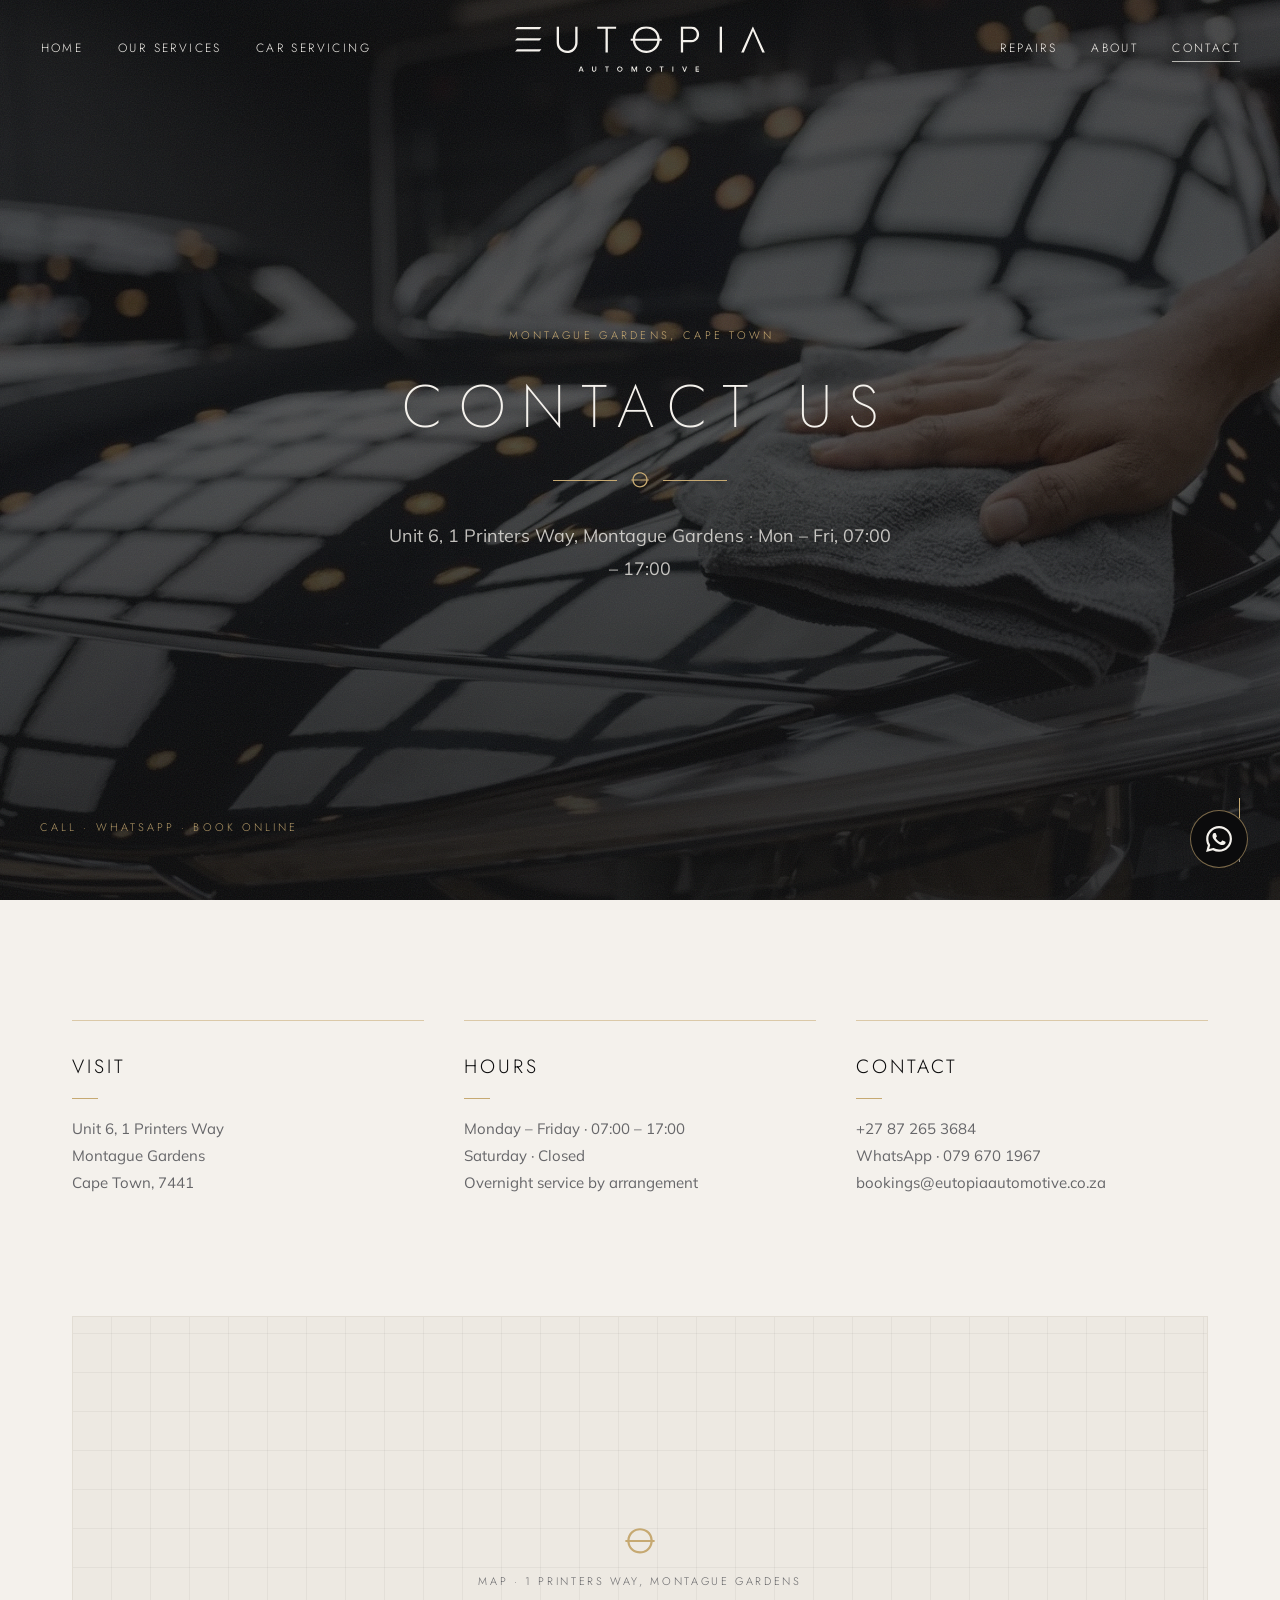
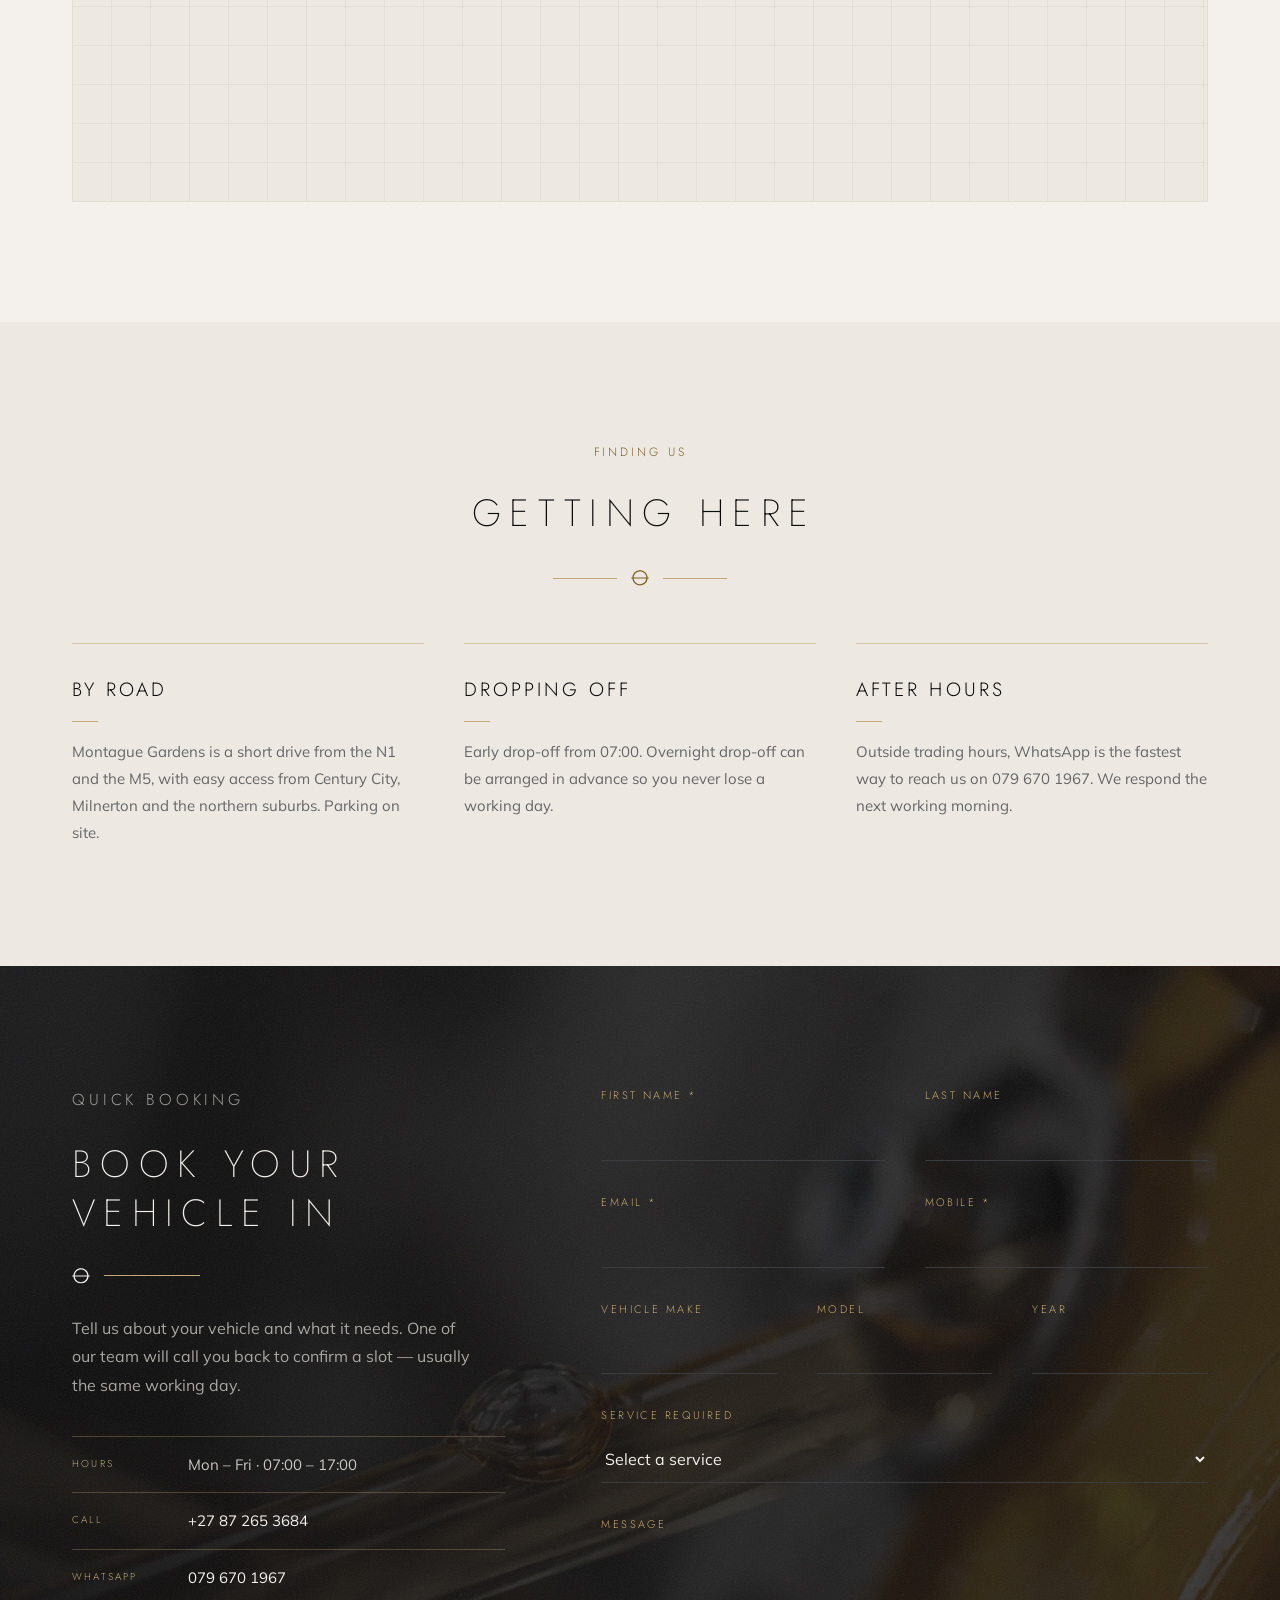
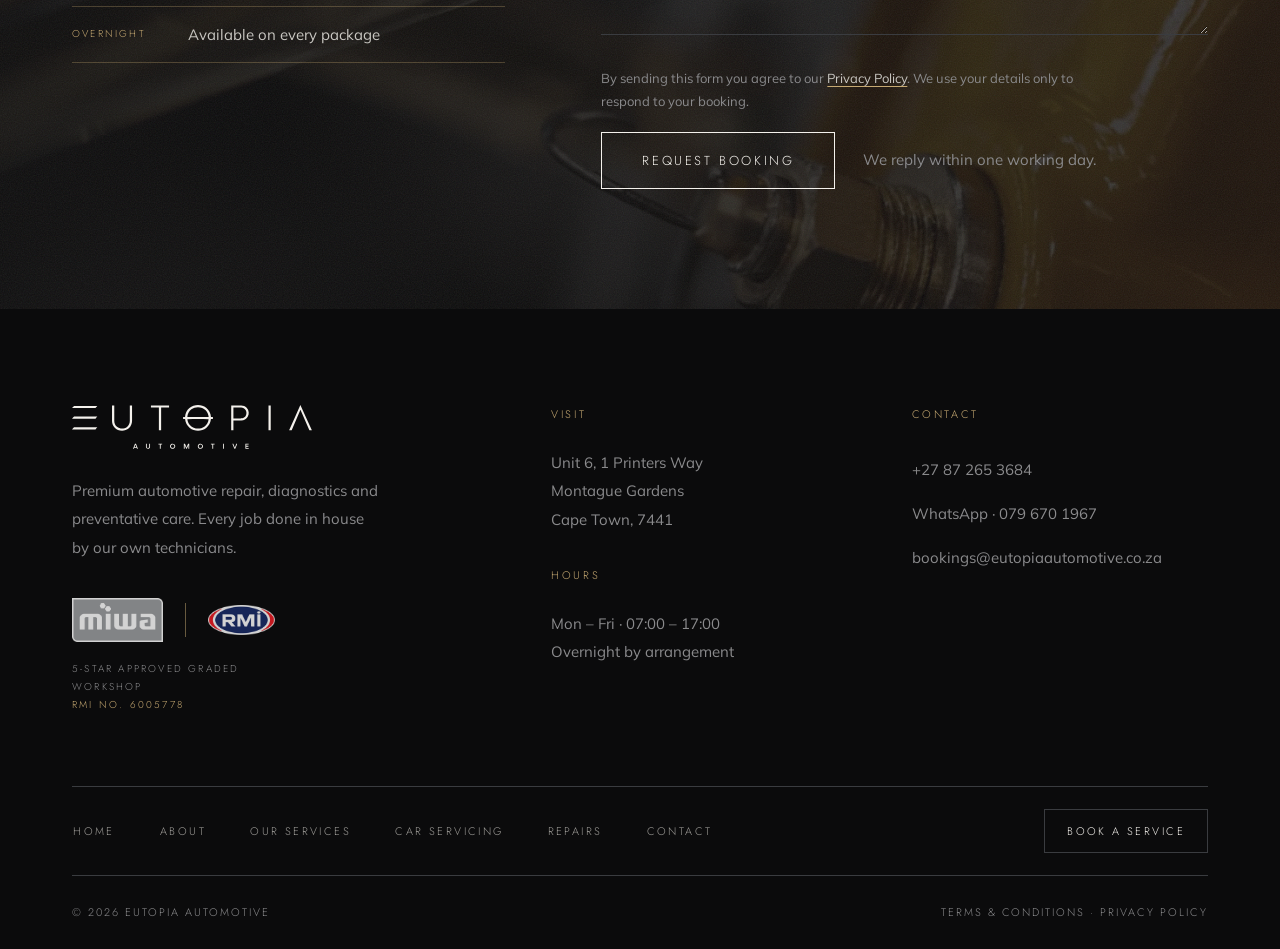
<file: contact.html>
<!DOCTYPE html>
<html lang="en-ZA">
<head>
<meta charset="UTF-8">
<meta name="viewport" content="width=device-width, initial-scale=1">
<title>Contact &amp; Directions | EUTOPIA Automotive, Cape Town</title>
<meta name="description" content="Unit 6, 1 Printers Way, Montague Gardens, Cape Town. Open Monday to Friday 07:00–17:00. Call +27 87 265 3684 or WhatsApp 079 670 1967.">
<meta name="robots" content="index, follow, max-image-preview:large, max-snippet:-1">
<link rel="canonical" href="https://www.eutopiaautomotive.co.za/contact">
<meta property="og:type" content="website">
<meta property="og:locale" content="en_ZA">
<meta property="og:site_name" content="EUTOPIA Automotive">
<meta property="og:title" content="Contact &amp; Directions | EUTOPIA Automotive, Cape Town">
<meta property="og:description" content="Unit 6, 1 Printers Way, Montague Gardens, Cape Town. Open Monday to Friday 07:00–17:00. Call +27 87 265 3684 or WhatsApp 079 670 1967.">
<meta property="og:url" content="https://www.eutopiaautomotive.co.za/contact">
<meta property="og:image" content="https://www.eutopiaautomotive.co.za/assets/img/og-eutopia.jpg">
<meta property="og:image:width" content="1200">
<meta property="og:image:height" content="630">
<meta property="og:image:alt" content="EUTOPIA Automotive — premium automotive care in Cape Town">
<meta name="twitter:card" content="summary_large_image">
<meta name="twitter:title" content="Contact &amp; Directions | EUTOPIA Automotive, Cape Town">
<meta name="twitter:description" content="Unit 6, 1 Printers Way, Montague Gardens, Cape Town. Open Monday to Friday 07:00–17:00. Call +27 87 265 3684 or WhatsApp 079 670 1967.">
<meta name="twitter:image" content="https://www.eutopiaautomotive.co.za/assets/img/og-eutopia.jpg">
<meta name="geo.region" content="ZA-WC">
<meta name="geo.placename" content="Montague Gardens, Cape Town">
<link rel="icon" type="image/svg+xml" href="/favicon.svg">
<link rel="apple-touch-icon" href="/favicon.svg">
<meta name="theme-color" content="#0B0B0C">
<link rel="alternate" type="text/plain" title="LLM summary" href="/llms.txt">
<link rel="preconnect" href="https://fonts.googleapis.com">
<link rel="preconnect" href="https://fonts.gstatic.com" crossorigin>
<link href="https://fonts.googleapis.com/css2?family=Jost:wght@200;300;400&family=Mulish:wght@300;400&display=swap" rel="stylesheet">
<link rel="stylesheet" href="/assets/css/site.css?v=528d8441c4">
<script type="application/ld+json">
{
 "@context": "https://schema.org",
 "@graph": [
  {
   "@type": [
    "AutoRepair",
    "LocalBusiness"
   ],
   "@id": "https://www.eutopiaautomotive.co.za/#business",
   "name": "EUTOPIA Automotive",
   "alternateName": "Total Motor Care",
   "url": "https://www.eutopiaautomotive.co.za/",
   "logo": "https://www.eutopiaautomotive.co.za/assets/brand/eutopia-logo-obsidian.svg",
   "image": "https://www.eutopiaautomotive.co.za/assets/img/og-eutopia.jpg",
   "description": "Independent automotive workshop in Montague Gardens, Cape Town: servicing, diagnostics, mechanical and auto-electrical repairs and overnight service for all makes.",
   "telephone": "+27872653684",
   "email": "bookings@eutopiaautomotive.co.za",
   "address": {
    "@type": "PostalAddress",
    "streetAddress": "Unit 6, 1 Printers Way",
    "addressLocality": "Cape Town",
    "addressRegion": "Western Cape",
    "postalCode": "7441",
    "addressCountry": "ZA"
   },
   "areaServed": [
    {
     "@type": "City",
     "name": "Cape Town"
    },
    {
     "@type": "Place",
     "name": "Montague Gardens"
    },
    {
     "@type": "Place",
     "name": "Milnerton"
    },
    {
     "@type": "Place",
     "name": "Century City"
    }
   ],
   "openingHoursSpecification": [
    {
     "@type": "OpeningHoursSpecification",
     "dayOfWeek": [
      "Monday",
      "Tuesday",
      "Wednesday",
      "Thursday",
      "Friday"
     ],
     "opens": "07:00",
     "closes": "17:00"
    }
   ],
   "priceRange": "R850–R4250",
   "currenciesAccepted": "ZAR",
   "memberOf": [
    {
     "@type": "Organization",
     "name": "Motor Industry Workshop Association (MIWA)",
     "url": "https://www.miwa.org.za/"
    },
    {
     "@type": "Organization",
     "name": "Retail Motor Industry Organisation (RMI)",
     "url": "https://www.rmi.org.za/"
    }
   ],
   "knowsAbout": [
    "Car servicing",
    "Vehicle diagnostics",
    "Auto-electrical repairs",
    "Brake repairs",
    "Suspension repairs",
    "Engine rebuilds",
    "Vehicle air-conditioning",
    "Wheel alignment and balancing",
    "Fleet maintenance"
   ],
   "contactPoint": [
    {
     "@type": "ContactPoint",
     "contactType": "customer service",
     "telephone": "+27872653684",
     "email": "bookings@eutopiaautomotive.co.za",
     "areaServed": "ZA",
     "availableLanguage": [
      "English"
     ]
    }
   ],
   "hasOfferCatalog": {
    "@id": "https://www.eutopiaautomotive.co.za/car-servicing#packages"
   }
  },
  {
   "@type": "BreadcrumbList",
   "@id": "https://www.eutopiaautomotive.co.za/contact#breadcrumb",
   "itemListElement": [
    {
     "@type": "ListItem",
     "position": 1,
     "name": "Home",
     "item": "https://www.eutopiaautomotive.co.za/"
    },
    {
     "@type": "ListItem",
     "position": 2,
     "name": "Contact",
     "item": "https://www.eutopiaautomotive.co.za/contact"
    }
   ]
  },
  {
   "@type": "ContactPage",
   "@id": "https://www.eutopiaautomotive.co.za/contact#webpage",
   "url": "https://www.eutopiaautomotive.co.za/contact",
   "name": "Contact & Directions | EUTOPIA Automotive, Cape Town",
   "description": "Unit 6, 1 Printers Way, Montague Gardens, Cape Town. Open Monday to Friday 07:00–17:00. Call +27 87 265 3684 or WhatsApp 079 670 1967.",
   "inLanguage": "en-ZA",
   "isPartOf": {
    "@id": "https://www.eutopiaautomotive.co.za/#website"
   },
   "about": {
    "@id": "https://www.eutopiaautomotive.co.za/#business"
   },
   "dateModified": "2026-09-22",
   "primaryImageOfPage": {
    "@type": "ImageObject",
    "url": "https://www.eutopiaautomotive.co.za/assets/img/og-eutopia.jpg"
   },
   "breadcrumb": {
    "@id": "https://www.eutopiaautomotive.co.za/contact#breadcrumb"
   }
  }
 ]
}
</script>
</head>
<body data-page="contact" class="page-contact">

<svg width="0" height="0" style="position:absolute" aria-hidden="true" focusable="false">
  <symbol id="eut-logo" viewBox="0 0 1639 300"><path d="M801.84 21.0896C833.213 -6.20371 883.853 -7.01705 916.4 18.7163C936.066 33.8896 947.92 58.063 949.093 82.7563C953.493 82.7563 957.893 82.7696 962.306 82.7696C962.306 87.3296 962.306 91.8896 962.306 96.463C957.826 96.463 953.36 96.4763 948.893 96.463C946.906 119.93 935.306 142.61 916.626 157.13C885.013 182.276 836.186 182.37 804.573 157.183C785.88 142.65 774.253 119.956 772.266 96.463C767.76 96.4763 763.253 96.463 758.76 96.463C758.733 91.8896 758.746 87.3296 758.76 82.7696C763.133 82.7696 767.52 82.7029 771.906 82.8629C773.36 59.4229 783.746 36.3563 801.84 21.0896ZM815.56 29.4896C798.88 41.9296 788.84 62.1163 787.6 82.7563C836.173 82.7696 884.746 82.7696 933.32 82.7563C932.213 65.303 925.093 48.1163 912.626 35.7429C887.64 10.2629 843.693 7.87627 815.56 29.4896ZM787.88 96.4896C789.533 111.796 795.8 126.703 806.28 138.063C830.24 164.836 874.333 168.69 903.373 148.076C920.293 136.383 931.026 116.85 933.04 96.4896C884.653 96.4629 836.266 96.4629 787.88 96.4896Z" fill="currentColor"/><path d="M1559.67 0.0898438C1585.97 57.5965 1612.17 115.157 1638.33 172.73C1632.63 172.73 1626.92 172.757 1621.23 172.717C1600.92 125.69 1580.64 78.6498 1560.24 31.6632C1540.28 78.6898 1520.37 125.743 1500.37 172.743C1494.49 172.743 1488.63 172.69 1482.77 172.77C1508.25 115.143 1534.05 57.6632 1559.67 0.0898438Z" fill="currentColor"/><path d="M273.254 2.95626C278.347 2.90292 283.441 2.92959 288.534 2.91626C288.574 38.3563 288.521 73.8096 288.561 109.25C288.667 124.396 295.401 139.516 307.187 149.156C326.214 165.05 356.427 165.303 375.667 149.61C387.734 139.983 394.694 124.663 394.787 109.303C394.814 73.8496 394.814 38.4096 394.787 2.9696C399.854 2.86294 404.921 2.99628 409.987 2.84961C410.241 37.8629 410.027 72.8763 410.094 107.89C410.387 127.063 402.374 146.383 387.867 159.063C360.894 183.436 314.521 181.303 290.347 153.943C279.334 141.85 273.361 125.516 273.267 109.21C273.241 73.7829 273.281 38.3696 273.254 2.95626Z" fill="currentColor"/><path d="M539.119 2.92975C580.373 2.92975 621.626 2.91642 662.879 2.92975C662.893 7.70309 662.893 12.4631 662.893 17.2364C644.799 17.2497 626.706 17.2364 608.626 17.2364C608.626 69.1964 608.626 121.143 608.626 173.09C603.533 173.103 598.439 173.09 593.346 173.103C593.333 121.143 593.333 69.1964 593.346 17.2497C575.266 17.2231 557.186 17.2631 539.119 17.2364C539.106 12.4631 539.106 7.68975 539.119 2.92975Z" fill="currentColor"/><path d="M1087.35 2.9306C1109.96 2.9306 1132.59 2.9039 1155.21 2.9439C1169.12 2.87724 1183.13 8.26392 1192.87 18.3306C1208.89 34.4373 1211.55 61.4106 1200.09 80.8239C1191.35 96.1439 1173.99 105.597 1156.47 105.717C1138.44 105.811 1120.4 105.731 1102.37 105.757C1102.36 128.211 1102.39 150.651 1102.36 173.091C1097.35 173.091 1092.33 173.104 1087.33 173.091C1087.32 116.371 1087.31 59.6506 1087.35 2.9306ZM1102.35 17.2639C1102.39 41.9839 1102.35 66.7173 1102.37 91.4373C1116.43 91.4506 1130.48 91.4373 1144.53 91.4506C1154.76 91.7039 1165.76 91.8906 1174.61 85.9173C1191.88 75.3973 1196.27 50.2506 1185.57 33.5973C1179.23 23.3173 1167.27 17.1839 1155.28 17.2506C1137.64 17.2373 1120 17.2239 1102.35 17.2639Z" fill="currentColor"/><path d="M1342.15 2.92936C1347.13 2.91603 1352.13 2.92935 1357.15 2.91602C1357.19 59.6493 1357.17 116.369 1357.16 173.103C1352.13 173.089 1347.13 173.103 1342.13 173.076C1342.13 116.369 1342.12 59.6494 1342.15 2.92936Z" fill="currentColor"/><path d="M0 20.8224C4.57333 15.8758 9.12 10.9158 13.7067 5.98242C66.72 5.99576 119.747 5.9691 172.76 5.99577C168.587 10.9558 164.4 15.9158 160.187 20.8491C106.787 20.8091 53.4 20.8491 0 20.8224Z" fill="currentColor"/><path d="M14.0937 79.0368C66.9737 78.8501 119.867 79.0101 172.76 78.9568C168.654 83.9168 164.414 88.7568 160.347 93.7435C106.907 93.8768 53.4537 93.7701 0.0136719 93.7968C4.80034 88.9835 8.93367 83.3568 14.0937 79.0368Z" fill="currentColor"/><path d="M13.814 151.889C66.8007 151.995 119.774 151.875 172.761 151.942C168.601 156.889 164.414 161.822 160.254 166.755C106.841 166.782 53.4407 166.782 0.0273438 166.755C4.60068 161.782 9.14734 156.769 13.814 151.889Z" fill="currentColor"/><path d="M682.454 264.837C691.974 262.077 703.214 268.424 704.667 278.477C706.614 287.477 700.294 297.21 691.174 298.797C682.347 300.97 672.201 295.61 669.961 286.61C667.107 277.49 673.027 266.824 682.454 264.837ZM681.094 271.49C672.961 275.784 673.681 289.37 682.361 292.624C690.054 296.304 699.907 289.637 698.947 281.064C698.961 272.424 688.294 266.957 681.094 271.49Z" fill="currentColor"/><path d="M873.107 264.649C882.974 262.196 894.081 269.489 894.721 279.863C896.147 289.703 887.734 299.263 877.801 299.209C868.414 299.983 859.334 292.209 859.201 282.703C858.481 274.276 864.787 266.089 873.107 264.649ZM871.734 271.089C863.387 274.689 863.041 288.009 871.147 292.089C878.281 296.396 888.734 291.076 888.787 282.569C889.947 273.716 879.481 266.929 871.734 271.089Z" fill="currentColor"/><path d="M429.934 264.797C432.227 264.797 434.52 264.784 436.827 264.797C441.307 276.077 445.76 287.384 450.214 298.677C448.054 298.664 445.907 298.664 443.76 298.664C442.854 296.264 441.934 293.877 441 291.49C435.867 291.49 430.734 291.49 425.6 291.49C424.667 293.877 423.747 296.264 422.854 298.677C420.747 298.664 418.64 298.664 416.547 298.677C421 287.384 425.454 276.09 429.934 264.797ZM433.214 271.29C431.44 276.25 429.507 281.157 427.667 286.09C431.414 286.077 435.187 286.077 438.947 286.09C437.054 281.144 435.28 276.157 433.214 271.29Z" fill="currentColor"/><path d="M505.133 287.37C504.839 279.85 505.093 272.317 505.039 264.81C506.466 264.797 509.346 264.783 510.786 264.783C510.959 272.063 510.653 279.357 510.933 286.65C511.266 291.237 516.213 294.423 520.586 293.41C524.386 292.837 527.279 289.143 527.066 285.33C527.133 278.49 527.039 271.637 527.079 264.797C529.013 264.797 530.946 264.797 532.893 264.797C532.839 272.023 532.999 279.263 532.839 286.49C532.773 293.557 526.186 299.37 519.239 299.223C512.413 299.61 505.706 294.29 505.133 287.37Z" fill="currentColor"/><path d="M590.213 270.304C590.226 268.45 590.24 266.624 590.253 264.797C598.626 264.81 607 264.784 615.373 264.81C615.36 266.637 615.36 268.477 615.373 270.317C612.16 270.304 608.96 270.317 605.773 270.33C605.76 279.77 605.773 289.224 605.76 298.677C603.813 298.664 601.866 298.664 599.933 298.677C599.866 289.21 600.026 279.744 599.84 270.277C596.626 270.317 593.426 270.317 590.213 270.304Z" fill="currentColor"/><path d="M763.721 298.624C763.774 287.344 763.694 276.077 763.747 264.797C766.267 264.784 768.787 264.797 771.334 264.797C774.987 273.064 778.521 281.384 782.214 289.637C785.801 281.37 789.427 273.117 792.974 264.824C795.481 264.797 797.987 264.797 800.507 264.797C800.521 276.09 800.521 287.384 800.507 298.677C798.561 298.664 796.614 298.664 794.681 298.677C794.667 290.69 794.667 282.69 794.681 274.704C791.147 282.664 787.681 290.664 784.201 298.637C783.201 298.677 781.187 298.744 780.187 298.77C776.467 291.05 773.454 282.997 769.667 275.304C769.481 283.104 769.614 290.89 769.574 298.69C767.614 298.664 765.654 298.624 763.721 298.624Z" fill="currentColor"/><path d="M948.627 264.809C957.013 264.795 965.4 264.795 973.787 264.809C973.773 266.635 973.76 268.462 973.773 270.316C970.56 270.302 967.36 270.316 964.16 270.329C964.16 279.782 964.173 289.222 964.16 298.675C962.2 298.662 960.253 298.662 958.32 298.675C958.307 289.222 958.32 279.782 958.32 270.329C955.08 270.316 951.853 270.302 948.64 270.316C948.627 268.476 948.613 266.635 948.627 264.809Z" fill="currentColor"/><path d="M1032.01 264.797C1033.93 264.797 1035.88 264.797 1037.84 264.81C1037.85 276.09 1037.85 287.384 1037.84 298.677C1035.88 298.664 1033.93 298.664 1032.01 298.677C1032 287.384 1032 276.09 1032.01 264.797Z" fill="currentColor"/><path d="M1095.2 264.81C1097.37 264.797 1099.57 264.797 1101.79 264.797C1105.16 273.53 1108.63 282.237 1111.91 291.01C1114.93 282.384 1120.27 274.144 1120.33 264.797C1122.35 264.797 1124.36 264.797 1126.39 264.81C1126.53 268.184 1125.95 271.557 1124.67 274.704C1121.48 282.717 1118.17 290.677 1114.97 298.677C1112.93 298.664 1110.91 298.664 1108.91 298.677C1104.35 287.37 1099.76 276.104 1095.2 264.81Z" fill="currentColor"/><path d="M1184.28 264.809C1191.63 264.795 1198.96 264.795 1206.32 264.809C1206.29 266.635 1206.29 268.462 1206.32 270.316C1200.91 270.329 1195.51 270.302 1190.11 270.329C1190.08 273.182 1190.08 276.036 1190.09 278.902C1194.96 278.902 1199.83 278.902 1204.69 278.902C1204.68 280.729 1204.68 282.569 1204.71 284.409C1199.83 284.409 1194.97 284.409 1190.11 284.409C1190.08 287.329 1190.08 290.249 1190.09 293.182C1195.59 293.195 1201.09 293.182 1206.6 293.182C1206.56 295.049 1206.53 296.902 1206.41 298.782C1199.04 298.555 1191.65 298.729 1184.28 298.675C1184.27 287.382 1184.27 276.089 1184.28 264.809Z" fill="currentColor"/></symbol>
  <symbol id="eut-logo-black" viewBox="0 0 1639 300"><path d="M801.84 21.0896C833.213 -6.20371 883.853 -7.01705 916.4 18.7163C936.066 33.8896 947.92 58.063 949.093 82.7563C953.493 82.7563 957.893 82.7696 962.306 82.7696C962.306 87.3296 962.306 91.8896 962.306 96.463C957.826 96.463 953.36 96.4763 948.893 96.463C946.906 119.93 935.306 142.61 916.626 157.13C885.013 182.276 836.186 182.37 804.573 157.183C785.88 142.65 774.253 119.956 772.266 96.463C767.76 96.4763 763.253 96.463 758.76 96.463C758.733 91.8896 758.746 87.3296 758.76 82.7696C763.133 82.7696 767.52 82.7029 771.906 82.8629C773.36 59.4229 783.746 36.3563 801.84 21.0896ZM815.56 29.4896C798.88 41.9296 788.84 62.1163 787.6 82.7563C836.173 82.7696 884.746 82.7696 933.32 82.7563C932.213 65.3029 925.093 48.1163 912.626 35.7429C887.64 10.2629 843.693 7.87627 815.56 29.4896ZM787.88 96.4896C789.533 111.796 795.8 126.703 806.28 138.063C830.24 164.836 874.333 168.69 903.373 148.076C920.293 136.383 931.026 116.85 933.04 96.4896C884.653 96.4629 836.266 96.4629 787.88 96.4896Z" fill="black"/><path d="M1559.67 0.0898438C1585.97 57.5965 1612.17 115.157 1638.33 172.73C1632.63 172.73 1626.92 172.757 1621.23 172.717C1600.92 125.69 1580.64 78.6498 1560.24 31.6632C1540.28 78.6898 1520.37 125.743 1500.37 172.743C1494.49 172.743 1488.63 172.69 1482.77 172.77C1508.25 115.143 1534.05 57.6632 1559.67 0.0898438Z" fill="black"/><path d="M273.254 2.95626C278.347 2.90292 283.441 2.92959 288.534 2.91626C288.574 38.3563 288.521 73.8096 288.561 109.25C288.667 124.396 295.401 139.516 307.187 149.156C326.214 165.05 356.427 165.303 375.667 149.61C387.734 139.983 394.694 124.663 394.787 109.303C394.814 73.8496 394.814 38.4096 394.787 2.9696C399.854 2.86294 404.921 2.99628 409.987 2.84961C410.241 37.8629 410.027 72.8763 410.094 107.89C410.387 127.063 402.374 146.383 387.867 159.063C360.894 183.436 314.521 181.303 290.347 153.943C279.334 141.85 273.361 125.516 273.267 109.21C273.241 73.7829 273.281 38.3696 273.254 2.95626Z" fill="black"/><path d="M539.119 2.92975C580.373 2.92975 621.626 2.91642 662.879 2.92975C662.893 7.70309 662.893 12.4631 662.893 17.2364C644.799 17.2497 626.706 17.2364 608.626 17.2364C608.626 69.1964 608.626 121.143 608.626 173.09C603.533 173.103 598.439 173.09 593.346 173.103C593.333 121.143 593.333 69.1964 593.346 17.2497C575.266 17.2231 557.186 17.2631 539.119 17.2364C539.106 12.4631 539.106 7.68975 539.119 2.92975Z" fill="black"/><path d="M1087.35 2.9306C1109.96 2.9306 1132.59 2.9039 1155.21 2.9439C1169.12 2.87724 1183.13 8.26392 1192.87 18.3306C1208.89 34.4373 1211.55 61.4106 1200.09 80.8239C1191.35 96.1439 1173.99 105.597 1156.47 105.717C1138.44 105.811 1120.4 105.731 1102.37 105.757C1102.36 128.211 1102.39 150.651 1102.36 173.091C1097.35 173.091 1092.33 173.104 1087.33 173.091C1087.32 116.371 1087.31 59.6506 1087.35 2.9306ZM1102.35 17.2639C1102.39 41.9839 1102.35 66.7173 1102.37 91.4373C1116.43 91.4506 1130.48 91.4372 1144.53 91.4506C1154.76 91.7039 1165.76 91.8906 1174.61 85.9173C1191.88 75.3973 1196.27 50.2506 1185.57 33.5973C1179.23 23.3173 1167.27 17.1839 1155.28 17.2506C1137.64 17.2373 1120 17.2239 1102.35 17.2639Z" fill="black"/><path d="M1342.15 2.92936C1347.13 2.91603 1352.13 2.92935 1357.15 2.91602C1357.19 59.6493 1357.17 116.369 1357.16 173.103C1352.13 173.089 1347.13 173.103 1342.13 173.076C1342.13 116.369 1342.12 59.6494 1342.15 2.92936Z" fill="black"/><path d="M0 20.8224C4.57333 15.8758 9.12 10.9158 13.7067 5.98242C66.72 5.99576 119.747 5.9691 172.76 5.99577C168.587 10.9558 164.4 15.9158 160.187 20.8491C106.787 20.8091 53.4 20.8491 0 20.8224Z" fill="black"/><path d="M14.0937 79.0368C66.9737 78.8501 119.867 79.0101 172.76 78.9568C168.654 83.9168 164.414 88.7568 160.347 93.7435C106.907 93.8768 53.4537 93.7701 0.0136719 93.7968C4.80034 88.9835 8.93367 83.3568 14.0937 79.0368Z" fill="black"/><path d="M13.814 151.889C66.8007 151.995 119.774 151.875 172.761 151.942C168.601 156.889 164.414 161.822 160.254 166.755C106.841 166.782 53.4407 166.782 0.0273438 166.755C4.60068 161.782 9.14734 156.769 13.814 151.889Z" fill="black"/><path d="M682.454 264.837C691.974 262.077 703.214 268.424 704.667 278.477C706.614 287.477 700.294 297.21 691.174 298.797C682.347 300.97 672.201 295.61 669.961 286.61C667.107 277.49 673.027 266.824 682.454 264.837ZM681.094 271.49C672.961 275.784 673.681 289.37 682.361 292.624C690.054 296.304 699.907 289.637 698.947 281.064C698.961 272.424 688.294 266.957 681.094 271.49Z" fill="black"/><path d="M873.107 264.649C882.974 262.196 894.081 269.489 894.721 279.863C896.147 289.703 887.734 299.263 877.801 299.209C868.414 299.983 859.334 292.209 859.201 282.703C858.481 274.276 864.787 266.089 873.107 264.649ZM871.734 271.089C863.387 274.689 863.041 288.009 871.147 292.089C878.281 296.396 888.734 291.076 888.787 282.569C889.947 273.716 879.481 266.929 871.734 271.089Z" fill="black"/><path d="M429.934 264.797C432.227 264.797 434.52 264.784 436.827 264.797C441.307 276.077 445.76 287.384 450.214 298.677C448.054 298.664 445.907 298.664 443.76 298.664C442.854 296.264 441.934 293.877 441 291.49C435.867 291.49 430.734 291.49 425.6 291.49C424.667 293.877 423.747 296.264 422.854 298.677C420.747 298.664 418.64 298.664 416.547 298.677C421 287.384 425.454 276.09 429.934 264.797ZM433.214 271.29C431.44 276.25 429.507 281.157 427.667 286.09C431.414 286.077 435.187 286.077 438.947 286.09C437.054 281.144 435.28 276.157 433.214 271.29Z" fill="black"/><path d="M505.133 287.37C504.839 279.85 505.093 272.317 505.039 264.81C506.466 264.797 509.346 264.783 510.786 264.783C510.959 272.063 510.653 279.357 510.933 286.65C511.266 291.237 516.213 294.423 520.586 293.41C524.386 292.837 527.279 289.143 527.066 285.33C527.133 278.49 527.039 271.637 527.079 264.797C529.013 264.797 530.946 264.797 532.893 264.797C532.839 272.023 532.999 279.263 532.839 286.49C532.773 293.557 526.186 299.37 519.239 299.223C512.413 299.61 505.706 294.29 505.133 287.37Z" fill="black"/><path d="M590.213 270.304C590.226 268.45 590.24 266.624 590.253 264.797C598.626 264.81 607 264.784 615.373 264.81C615.36 266.637 615.36 268.477 615.373 270.317C612.16 270.304 608.96 270.317 605.773 270.33C605.76 279.77 605.773 289.224 605.76 298.677C603.813 298.664 601.866 298.664 599.933 298.677C599.866 289.21 600.026 279.744 599.84 270.277C596.626 270.317 593.426 270.317 590.213 270.304Z" fill="black"/><path d="M763.721 298.624C763.774 287.344 763.694 276.077 763.747 264.797C766.267 264.784 768.787 264.797 771.334 264.797C774.987 273.064 778.521 281.384 782.214 289.637C785.801 281.37 789.427 273.117 792.974 264.824C795.481 264.797 797.987 264.797 800.507 264.797C800.521 276.09 800.521 287.384 800.507 298.677C798.561 298.664 796.614 298.664 794.681 298.677C794.667 290.69 794.667 282.69 794.681 274.704C791.147 282.664 787.681 290.664 784.201 298.637C783.201 298.677 781.187 298.744 780.187 298.77C776.467 291.05 773.454 282.997 769.667 275.304C769.481 283.104 769.614 290.89 769.574 298.69C767.614 298.664 765.654 298.624 763.721 298.624Z" fill="black"/><path d="M948.627 264.809C957.013 264.795 965.4 264.795 973.787 264.809C973.773 266.635 973.76 268.462 973.773 270.316C970.56 270.302 967.36 270.316 964.16 270.329C964.16 279.782 964.173 289.222 964.16 298.675C962.2 298.662 960.253 298.662 958.32 298.675C958.307 289.222 958.32 279.782 958.32 270.329C955.08 270.316 951.853 270.302 948.64 270.316C948.627 268.476 948.613 266.635 948.627 264.809Z" fill="black"/><path d="M1032.01 264.797C1033.93 264.797 1035.88 264.797 1037.84 264.81C1037.85 276.09 1037.85 287.384 1037.84 298.677C1035.88 298.664 1033.93 298.664 1032.01 298.677C1032 287.384 1032 276.09 1032.01 264.797Z" fill="black"/><path d="M1095.2 264.81C1097.37 264.797 1099.57 264.797 1101.79 264.797C1105.16 273.53 1108.63 282.237 1111.91 291.01C1114.93 282.384 1120.27 274.144 1120.33 264.797C1122.35 264.797 1124.36 264.797 1126.39 264.81C1126.53 268.184 1125.95 271.557 1124.67 274.704C1121.48 282.717 1118.17 290.677 1114.97 298.677C1112.93 298.664 1110.91 298.664 1108.91 298.677C1104.35 287.37 1099.76 276.104 1095.2 264.81Z" fill="black"/><path d="M1184.28 264.809C1191.63 264.795 1198.96 264.795 1206.32 264.809C1206.29 266.635 1206.29 268.462 1206.32 270.316C1200.91 270.329 1195.51 270.302 1190.11 270.329C1190.08 273.182 1190.08 276.036 1190.09 278.902C1194.96 278.902 1199.83 278.902 1204.69 278.902C1204.68 280.729 1204.68 282.569 1204.71 284.409C1199.83 284.409 1194.97 284.409 1190.11 284.409C1190.08 287.329 1190.08 290.249 1190.09 293.182C1195.59 293.195 1201.09 293.182 1206.6 293.182C1206.56 295.049 1206.53 296.902 1206.41 298.782C1199.04 298.555 1191.65 298.729 1184.28 298.675C1184.27 287.382 1184.27 276.089 1184.28 264.809Z" fill="black"/></symbol>
  <symbol id="eut-mark" viewBox="756 -4 209 187"><path d="M801.84 21.0896C833.213 -6.20371 883.853 -7.01705 916.4 18.7163C936.066 33.8896 947.92 58.063 949.093 82.7563C953.493 82.7563 957.893 82.7696 962.306 82.7696C962.306 87.3296 962.306 91.8896 962.306 96.463C957.826 96.463 953.36 96.4763 948.893 96.463C946.906 119.93 935.306 142.61 916.626 157.13C885.013 182.276 836.186 182.37 804.573 157.183C785.88 142.65 774.253 119.956 772.266 96.463C767.76 96.4763 763.253 96.463 758.76 96.463C758.733 91.8896 758.746 87.3296 758.76 82.7696C763.133 82.7696 767.52 82.7029 771.906 82.8629C773.36 59.4229 783.746 36.3563 801.84 21.0896ZM815.56 29.4896C798.88 41.9296 788.84 62.1163 787.6 82.7563C836.173 82.7696 884.746 82.7696 933.32 82.7563C932.213 65.303 925.093 48.1163 912.626 35.7429C887.64 10.2629 843.693 7.87627 815.56 29.4896ZM787.88 96.4896C789.533 111.796 795.8 126.703 806.28 138.063C830.24 164.836 874.333 168.69 903.373 148.076C920.293 136.383 931.026 116.85 933.04 96.4896C884.653 96.4629 836.266 96.4629 787.88 96.4896Z" fill="currentColor"/></symbol>

  <symbol id="mq-jaguar" viewBox="0 0 1045.7 85"><g fill="currentColor"><g> <g> <path d="M997.4,53.2l6.1-0.5c2.5-0.2,5-0.5,7.3-0.8c6-0.9,11.1-2.5,15.3-4.7c1.6-0.8,2.4-1.4,4.2-2.7&#xA;&#x9;&#x9;&#x9;c5.3-3.8,8-8.9,8.4-15.9c0.1-1.4,0-2.5-0.1-3.7c-0.3-4.4-1.3-8.1-3.1-11c-2.1-3.5-5.1-6.2-9.1-8.2c-4-2-9.1-3.5-15-4.4&#xA;&#x9;&#x9;&#x9;c0,0-8.7-1.4-21.6-1.4h-98.6v83.1h31V53.8h42.1l47.4,29.3h34L997.4,53.2z M983.3,9.6c0.2,0,0.3,0,0.5,0c3.5,0.1,6.5,0.2,9.1,0.5&#xA;&#x9;&#x9;&#x9;c3.3,0.4,6.1,1.1,8.3,2.3c2.3,1.2,4.1,3,5,5.2c0.9,1.9,1.3,4.3,1.4,7.2c0,0.2,0.1,4.2-0.1,6.2c-0.1,2-0.6,4.2-1.3,5.7&#xA;&#x9;&#x9;&#x9;c-0.7,1.6-1.7,2.9-3.1,4c-0.4,0.3-0.8,0.6-1.2,0.8c-2,1.1-4.5,1.8-7.7,2.2c-2.9,0.3-6.6,0.5-11,0.5h-61.2V9.6H983.3z"> </path> <path d="M101.8,0v39.1c0,11.7-4.3,20.4-12.8,25.8C81.7,69.6,71.1,72,57.6,72H0v11.1h47.8c13.3,0,25.5-0.5,36.2-1.5&#xA;&#x9;&#x9;&#x9;c10.5-1,19.4-3,26.6-6c7-2.9,12.5-7.1,16.3-12.5c3.4-4.9,5.3-11.3,5.7-19.2c0-0.7,0.1-1.6,0.1-2.6V0H101.8z"> </path> <path d="M456.7,45V72h-47.3c-24.8,0-39.2-8-43.1-23.6c-1.6-6.5-0.6-12.7,0-15c3.8-15.8,18-23.5,43.1-23.5h74V0h-64.3&#xA;&#x9;&#x9;&#x9;c-13.5,0-25.7,0.5-36.4,1.4c-10.4,0.9-19.4,2.9-26.6,5.8c-7.1,2.9-12.5,7-16.2,12.4c-3.6,5.1-5.4,12-5.6,20.5c0,0.2,0,0.4,0,0.7&#xA;&#x9;&#x9;&#x9;c0,0.4,0,0.8,0,1.3c0.1,8.8,2,15.9,5.7,21.1c3.8,5.4,9.3,9.6,16.3,12.5c7.2,3,16.2,5,26.6,6c10.7,1,22.8,1.5,36.2,1.5h68.5V45&#xA;&#x9;&#x9;&#x9;H456.7z"> </path> <path d="M250.1,0h-31.9l-71.5,83.1h18.5l16.1-18.7h89.9l16.1,18.7h34.4L250.1,0z M226.2,12.2l37.3,43.3h-74.5&#xA;&#x9;&#x9;&#x9;L226.2,12.2z"> </path> <path d="M760.1,0l-71.5,83.1h18.5l16.1-18.8h89.8l16.1,18.8h34.5L792.1,0H760.1z M805.5,55.5h-74.6l37.3-43.3&#xA;&#x9;&#x9;&#x9;L805.5,55.5z"> </path> <path d="M643.7,0v42.1c0,3.6-0.5,6.9-1.2,9.9c-4,15.3-18.3,23.1-42.9,23.2h-3.1c-24.7,0-39.1-8-43-23.5&#xA;&#x9;&#x9;&#x9;c-0.7-2.9-1.1-6.1-1.1-9.5V0h-31v43.4c0,9,1.9,16.4,5.7,21.8c2.4,3.3,5.4,6.3,9,8.7c2.2,1.4,4.6,2.7,7.3,3.8&#xA;&#x9;&#x9;&#x9;c2.7,1.1,5.6,2.1,8.8,2.9c5.3,1.4,11.3,2.4,17.9,3.1c8.3,0.8,17.7,1.3,27.9,1.3c10.3,0,19.6-0.5,27.9-1.3c6.5-0.6,12.5-1.6,17.8-3&#xA;&#x9;&#x9;&#x9;c3.2-0.8,6.1-1.8,8.8-2.9c2.7-1.1,5.1-2.3,7.3-3.8c3.7-2.4,6.7-5.3,9-8.7c3.8-5.4,5.7-12.8,5.7-21.8V0H643.7z"> </path> </g> </g></g></symbol>
  <symbol id="mq-landrover" viewBox="0 0 226.75 118.75"><g fill="currentColor"><path d="M153.79,76.5l2.07-5.62h-9.49l1.47-4.29h10.28l2.26-6.2h-19.41l-.27.79.46.46c.5.48.48,1.06.05,2.31l-8.09,23.31h18.14l2.19-6.24h-10.59l1.56-4.52h9.37ZM131.15,60.41l-9.88,19.3h-.21l-.5-19.3h-8.27l-.32.7.71.43c.68.48.87.97.96,2.31l1.12,23.42h9.21l14.86-26.86h-7.69ZM57.02,63.87l-20.38,6.66-2.49,6.79h17.97l2.34-6.4h-12.46l14.14-4.76.87-2.3h0ZM76.32,70.16c-.47,1.15-.98,1.42-1.65,1.69-.45.18-1.4.24-2.32.24h-3.56l1.93-5.55h4.3c1.29,0,1.81.67,1.83,1.42,0,.48-.22,1.37-.54,2.19h0ZM75.68,60.41h-11.66l-.24.7.47.46c.5.49.48,1.06.04,2.31l-8.15,23.39h7.45l3.18-9.29h2.52s2.8,9.29,2.8,9.29h7.48l-3.52-9.5c2.04-.33,3.07-.91,4.09-1.82,1.4-1.28,2.38-3.07,3.18-5.71,1.17-3.83.46-6.01-.29-7.13-1.04-1.54-3.23-2.7-7.37-2.7h0ZM175.57,70.16c-.46,1.15-.98,1.42-1.64,1.69-.46.18-1.4.24-2.32.24h-3.55l1.92-5.55h4.3c1.28,0,1.81.67,1.82,1.42.01.48-.22,1.37-.53,2.19h0ZM174.92,60.41h-11.66l-.23.7.47.46c.5.49.48,1.06.05,2.31l-8.15,23.39h7.45l3.18-9.28h2.52l2.8,9.28h7.47l-3.51-9.5c2.04-.33,3.06-.91,4.08-1.82,1.41-1.28,2.38-3.07,3.18-5.71,1.18-3.83.47-6.01-.29-7.13-1.04-1.54-3.23-2.7-7.38-2.7h0ZM190.21,96.45c-20.45,10.51-47.74,16.3-76.84,16.3s-56.37-5.79-76.83-16.3c-19.67-10.11-30.51-23.28-30.51-37.07s10.84-26.97,30.51-37.08C57,11.79,84.28,6,113.38,6s56.38,5.8,76.84,16.3c19.68,10.1,30.51,23.27,30.51,37.08s-10.83,26.96-30.51,37.07ZM192.98,16.97C171.68,6.03,143.41,0,113.38,0S55.08,6.03,33.78,16.97C21.16,23.45,0,37.59,0,59.38s21.16,35.92,33.78,42.4c21.29,10.94,49.56,16.97,79.6,16.97s58.31-6.03,79.61-16.97c12.61-6.49,33.77-20.62,33.77-42.4s-21.16-35.92-33.77-42.41h0ZM187.35,90.94c-22.01,11.31-49.38,15.6-73.97,15.6s-51.96-4.3-73.97-15.6c-11.65-5.99-27.13-17.03-27.13-31.56s15.48-25.58,27.13-31.56c22.01-11.31,49.38-15.6,73.97-15.6s51.96,4.29,73.97,15.6c11.66,5.99,27.13,17.01,27.13,31.56s-15.48,25.58-27.13,31.56h0ZM188.49,25.61c-22.35-11.49-50.17-15.89-75.11-15.89s-52.76,4.4-75.11,15.89c-12.55,6.45-28.48,18.08-28.48,33.77s15.93,27.31,28.48,33.77c22.35,11.48,50.17,15.88,75.11,15.88s52.77-4.39,75.11-15.88c12.56-6.45,28.49-18.09,28.49-33.77s-15.93-27.32-28.49-33.77h0ZM101.73,74.31c-.93,2.64-1.65,4.34-2.73,5.46-.84.88-1.96,1.51-4.52,1.51-2.01,0-3.13-.82-3.13-2.36-.01-1,.26-2.52,1.33-5.47.93-2.64,1.65-4.34,2.73-5.46.83-.88,1.95-1.51,4.52-1.51,2.01,0,3.13.82,3.13,2.36.02,1.01-.25,2.53-1.33,5.47ZM101.3,60.08h-.86c-5.09,0-7.99,1.36-10.38,3.88-2.97,3.12-5.75,11.56-5.7,16.03.06,4.55,3.02,7.71,9.24,7.71h.91c5.1,0,8.01-1.37,10.39-3.88,2.97-3.13,5.7-11.56,5.64-16.02-.06-4.55-3.02-7.71-9.25-7.71h0ZM47.65,54.6h18.43s2.23-6.41,2.23-6.41h-10.71l7.08-20.45h-9.24l-.23.69.46.46c.5.49.48,1.07.05,2.31l-8.06,23.39ZM96.2,54.59h6.77l5.9-17.37,3.46,17.37h6.78l9.24-26.85h-7.08s-4.93,14.61-4.93,14.61l-2.82-14.6h-9.55l-.23.69.47.46c.5.49.48,1.07.05,2.31l-8.05,23.38h0ZM138.1,34.12h2.95c2.01,0,3.12.67,3.15,2.22.01,1-.25,2.36-1.3,5.31-.92,2.63-1.66,4.16-2.71,5.28-.84.88-1.96,1.27-4.52,1.27h-2.47l4.89-14.08h0ZM131.62,31.21l-8.06,23.39h11.9c5.1,0,8.01-1.12,10.37-3.64,2.96-3.12,5.67-11.23,5.58-15.69-.09-4.56-3.04-7.52-9.26-7.52h-10.81l-.23.69.47.46c.5.49.48,1.07.04,2.31h0ZM176.51,37.38h-17.97l-2.34,6.39h12.45l-14.14,4.77-.87,2.29,20.38-6.67,2.49-6.79h0ZM86.85,35.17h.24l.13,8.11h-4.97l4.6-8.11h0ZM67.99,54.59h7.84l3.4-5.93h8.12l.08,5.93h7.11l-1.53-26.84h-10.65l-.24.69.34.34c.56.55.33,1.33-1.74,4.61l-12.73,21.2h0Z" style="fill-rule:evenodd;"/></g></symbol>
  <symbol id="mq-hyundai" viewBox="0 0 444 61"><g fill="currentColor"><g clip-path="url(#mq-hyundai-clip0_5_3)"> <path d="M170.529 8.6048V25.2824H151.592V8.6048H141.16V52.3796H151.592V34.7789H170.529V52.3796H180.961V8.6048H180.429H170.529Z" fill="currentColor"> </path> <path d="M219.212 8.6048L208.294 25.9395L197.393 8.6048H185.081L203.094 37.2196V52.3796H213.51V37.2196L231.523 8.6048H230.568H219.212Z" fill="currentColor"> </path> <path d="M265.091 8.6048V40.6771C265.095 40.9686 265.04 41.258 264.929 41.5277C264.819 41.7975 264.655 42.0421 264.447 42.2468C264.239 42.4514 263.992 42.6119 263.72 42.7186C263.448 42.8253 263.158 42.8759 262.866 42.8674H246.153V8.6048H235.721V52.4109H266.547C267.747 52.5074 268.953 52.3427 270.083 51.9282C271.213 51.5136 272.239 50.859 273.091 50.0096C273.943 49.1603 274.6 48.1364 275.017 47.0086C275.434 45.8808 275.601 44.6761 275.507 43.4776V8.6048H265.091Z" fill="currentColor"> </path> <path d="M316.013 8.60479H285.171V52.4109H295.603V18.0857H312.348C312.637 18.0815 312.925 18.1352 313.194 18.2436C313.463 18.352 313.707 18.5129 313.913 18.7169C314.119 18.921 314.282 19.1639 314.392 19.4317C314.502 19.6994 314.558 19.9864 314.556 20.276V52.3796H324.972V17.5694C325.033 16.3745 324.851 15.1798 324.44 14.0563C324.028 12.9328 323.394 11.9035 322.576 11.0298C321.702 10.205 320.67 9.565 319.542 9.14829C318.414 8.73159 317.214 8.54672 316.013 8.60479V8.60479Z" fill="currentColor"> </path> <path d="M365.478 8.60476H334.637V52.4109H365.478C366.675 52.4961 367.875 52.3219 368.998 51.9002C370.121 51.4784 371.139 50.8192 371.982 49.9677C372.826 49.1162 373.475 48.0925 373.885 46.9668C374.296 45.8412 374.458 44.6402 374.36 43.4463V17.5694C374.441 16.3646 374.274 15.156 373.87 14.0179C373.466 12.8798 372.833 11.8363 372.01 10.9515C371.135 10.1424 370.106 9.51756 368.983 9.11437C367.861 8.71118 366.669 8.53786 365.478 8.60476V8.60476ZM364.006 20.3385V40.6771C364.01 40.966 363.957 41.2529 363.85 41.5213C363.742 41.7896 363.583 42.0341 363.38 42.2406C363.178 42.4471 362.937 42.6116 362.67 42.7245C362.404 42.8375 362.118 42.8967 361.829 42.8987H345.053V18.0857H361.719C362.021 18.0702 362.323 18.1177 362.605 18.2251C362.887 18.3324 363.144 18.4973 363.359 18.7092C363.574 18.9211 363.743 19.1754 363.854 19.4559C363.966 19.7364 364.017 20.037 364.006 20.3385Z" fill="currentColor"> </path> <path d="M392.608 8.60476C391.409 8.54428 390.21 8.72808 389.085 9.14497C387.959 9.56186 386.93 10.2031 386.06 11.0297C385.235 11.8991 384.595 12.9273 384.181 14.0516C383.766 15.1759 383.585 16.3728 383.648 17.5694V52.3796H394.049V38.8466H413.002V52.3796H423.418V8.60476H392.608ZM412.97 18.0856V29.3657H394.018V20.3385C394.013 20.0402 394.069 19.744 394.182 19.4677C394.295 19.1914 394.462 18.9407 394.674 18.7304C394.886 18.5202 395.138 18.3547 395.416 18.2439C395.693 18.1331 395.99 18.0793 396.289 18.0856H412.97Z" fill="currentColor"> </path> <path d="M444.016 8.6048H433.584V52.3796H444.016V8.6048Z" fill="currentColor"> </path> <path d="M59.6313 61.0156C92.5248 61.0156 119.247 47.3575 119.247 30.5078C119.247 13.6581 92.5561 0 59.6313 0C26.7064 0 0 13.6581 0 30.4922C0 47.3262 26.6281 61.0156 59.6313 61.0156ZM70.8464 46.0433C69.8596 48.3275 68.1523 53.1931 64.2207 55.2113C62.9725 55.7878 61.6172 56.0969 60.2422 56.1187C59.9602 56.1187 59.7409 56.1187 59.6469 56.1187C49.5783 56.1951 39.5525 54.8037 29.8861 51.9885L29.5415 51.8633C28.7583 51.5973 28.3511 51.2375 28.3511 50.7838C28.3612 50.5975 28.4094 50.4153 28.493 50.2484C28.5765 50.0815 28.6935 49.9336 28.8367 49.8138L29.3849 49.3444C31.3272 47.6861 37.2637 43.368 48.5571 39.1126C53.1308 37.2564 57.8446 35.7655 62.6543 34.6538C65.5521 33.981 76.7516 32.2601 70.8464 46.0277V46.0433ZM100.983 15.2852C101.071 15.0881 101.21 14.9185 101.387 14.7944C101.563 14.6704 101.77 14.5967 101.986 14.5812C102.432 14.573 102.869 14.7164 103.223 14.9879C110.225 19.2903 114.376 24.6566 114.376 30.4765C114.376 41.0056 100.842 50.0328 81.482 53.9441C80.2446 54.1944 79.4144 54.1788 79.1324 53.9441C78.8505 53.7094 78.8818 53.4122 79.1324 53.0054C79.2796 52.7484 79.4528 52.5073 79.6493 52.2857C90.1909 39.8792 98.2107 21.5745 100.498 16.3021C100.67 15.8797 100.842 15.5199 100.983 15.2852ZM48.5571 14.8941C49.5439 12.5943 51.2513 7.68171 55.1828 5.72608C56.4303 5.14737 57.786 4.83816 59.1614 4.81867C59.459 4.81867 59.6783 4.81867 59.7566 4.81867C69.825 4.74539 79.8504 6.13674 89.5174 8.94896L89.8307 9.07412C90.6295 9.34009 91.0368 9.69992 91.0368 10.1536C91.0284 10.338 90.9808 10.5185 90.897 10.6831C90.8133 10.8477 90.6954 10.9925 90.5512 11.108L90.003 11.593C88.139 13.2513 82.1712 17.5537 70.9404 21.903C66.3673 23.7648 61.6534 25.261 56.8432 26.3775C53.8827 26.9564 42.6519 28.6617 48.5571 14.8941ZM37.7649 6.97769C39.018 6.74301 39.8325 6.74301 40.1301 6.97769C40.2272 7.11498 40.2793 7.27895 40.2793 7.44704C40.2793 7.61513 40.2272 7.77909 40.1301 7.91639C39.9698 8.16849 39.7918 8.40897 39.5975 8.63606C29.056 21.1208 21.0362 39.4411 18.7963 44.7292C18.624 45.089 18.4517 45.4488 18.3107 45.6835C18.2255 45.8835 18.0869 46.0564 17.9102 46.1833C17.7335 46.3102 17.5253 46.3862 17.3083 46.4032C16.8629 46.4032 16.4292 46.2606 16.0708 45.9964C9.06922 41.694 4.91837 36.3121 4.91837 30.4922C4.87138 19.9787 18.4047 10.9515 37.7649 6.97769Z" fill="currentColor"> </path> </g> <defs> <clipPath id="mq-hyundai-clip0_5_3"> <rect width="444" height="61" fill="currentColor"> </rect> </clipPath> </defs></g></symbol>
  <symbol id="mq-lexus" viewBox="0 0 339.1 61"><g fill="currentColor"><g> <g> <path d="M61.5,2.8l-1.9,2.8c12.5,5.1,17.5,14.5,17.5,24.4c0,5-1.3,9.5-4,9.5H40.5c-4.5,0-5.8-1.6-3.8-5.6&#xA;&#x9;&#x9;&#x9;C40.3,27,51,13.5,57.6,5.3c1-1.2,1.8-3.1-1.7-4C52.4,0.4,46.6,0,41.8,0C17.2,0,0,13.3,0,30.5C0,46.3,14.9,61,41.7,61&#xA;&#x9;&#x9;&#x9;c11.9,0,26.4-3.3,34.6-12.7h-7.1c-8,7.3-18.5,8.9-27.5,8.9C20.1,57.2,6.4,46,6.4,30.5c0-14.3,15.5-27.2,35.1-27.2&#xA;&#x9;&#x9;&#x9;c2.3,0,3.1,0.5,0.6,3.6c-5,6.2-13.9,18.5-18.1,25.7c-4.5,7.7,0.1,14,10.2,14h40.9c2.5,0,4-1.4,5.4-4.1c1.2-2.1,3-6.3,3-12.1&#xA;&#x9;&#x9;&#x9;C83.6,18.8,74.9,8.1,61.5,2.8"> </path> <path d="M328.7,28.2h-27.8c0.9-3.5,3.7-6,8.8-6h26.6v-6h-28.2c-16.1,0-19.9,11.4-19.9,17.9h34.4&#xA;&#x9;&#x9;&#x9;c4.7,0,4.7,6.4,0.2,6.4c-4.7,0-38,0-38,0V16.3h-11.4v24.3h-19c-5.1,0-7.2-2.4-7.2-6.2c0-4.5,0-18.1,0-18.1h-18.3l-16.4,10.3&#xA;&#x9;&#x9;&#x9;l-14.1-10.3h-40.7c-11.8,0-20.1,6.9-21.1,15.5h7.6c-3.1,2-5.4,5.3-6.8,8.9h-24.1c-4.5,0-6.7-2.4-6.7-6.8V16.3H95.1v14.9&#xA;&#x9;&#x9;&#x9;c0,9.5,5.2,15.4,16.8,15.4h80.2l16.5-10.4l14.2,10.4h16.9l-22-16.1l17.9-11.3v17.1c0,5.3,6.9,10.3,13.1,10.3h80.1&#xA;&#x9;&#x9;&#x9;C342.7,46.6,342.6,28.2,328.7,28.2 M190,40.6h-38.9c0.4-3.3,2.1-6.5,7.4-6.5h24.1v-5.9h-32.1c0.6-2.5,3.1-5.9,8.8-5.9h25.5V19&#xA;&#x9;&#x9;&#x9;l18.3,13.4L190,40.6z"> </path> </g> </g></g></symbol>
  <symbol id="mq-kia" viewBox="0 0 579.1 136.2"><g fill="currentColor"><g> <path d="M336,120.8c0,1.1,0.3,1.7,1,1.7c0.5,0,0.9-0.2,1.4-0.5L518.8,4.7c3.2-2.1,6.1-3.2,10.4-3.2h39.7&#xA;&#x9;&#x9;c6.1,0,10.2,4.1,10.2,10.2v75.7c0,9.1-2,14.4-10.2,19.3l-48.1,28.9c-0.6,0.4-1.2,0.6-1.6,0.6c-0.6,0-1.1-0.4-1.1-2.1V45.7&#xA;&#x9;&#x9;c0-1-0.3-1.7-1-1.7c-0.5,0-0.9,0.2-1.4,0.5l-131.9,85.7c-3.7,2.4-6.7,3.1-10.1,3.1h-87.5c-6.1,0-10.2-4.1-10.2-10.2v-109&#xA;&#x9;&#x9;c0-0.8-0.4-1.5-1-1.5c-0.5,0-0.9,0.2-1.4,0.5l-87,52.3c-0.9,0.5-1.1,1-1.1,1.4s0.1,0.7,0.8,1.3l62.1,62.1c0.8,0.8,1.4,1.5,1.4,2.1&#xA;&#x9;&#x9;c0,0.7-0.9,1.1-2,1.1h-56.2c-4.4,0-7.8-0.7-10.2-3.1l-37.7-37.7c-0.4-0.4-0.7-0.6-1.1-0.6c-0.3,0-0.8,0.2-1.2,0.4l-63,37.9&#xA;&#x9;&#x9;c-3.8,2.3-6.4,3-10.2,3h-58c-6.1,0-10.2-4.1-10.2-10.2V48.8c0-9.2,2-14.4,10.2-19.3L58.6,0.4C59.1,0.1,59.5,0,59.9,0&#xA;&#x9;&#x9;C60.6,0,61,0.8,61,2.4v99.4c0,1,0.3,1.5,1,1.5c0.4,0,0.9-0.3,1.4-0.6L226.9,4.4c3.9-2.3,6.3-3,10.8-3h88c6.1,0,10.2,4.1,10.2,10.2&#xA;&#x9;&#x9;L336,120.8L336,120.8z"> </path> </g></g></symbol>
  <symbol id="mq-audi" viewBox="0 0 1440 500">
<g clip-path="url(#mq-audi-clip0_84_128)">
<path d="M1188.48 500C1131.3 500 1076.65 481.187 1032.5 446.093C988.349 480.825 933.702 500 876.521 500C819.341 500 764.694 481.187 720.543 446.093C676.391 480.825 621.744 500 564.564 500C507.384 500 452.737 481.187 408.585 446.093C364.433 480.825 309.786 500 252.606 500C186.016 500 123.408 474.674 75.9988 428.365C27.8661 382.055 1.08548 320.188 -0.000220925 254.342C-1.08592 188.133 23.5233 125.543 69.4846 77.424C115.084 29.6672 176.969 2.17077 243.558 0H244.644H260.568C314.853 1.80897 366.243 20.6223 408.223 53.5456C449.841 20.6223 501.231 1.80897 555.516 0L556.602 28.22V0H572.526C626.811 1.80897 678.2 20.6223 720.181 53.5456C762.161 20.6223 813.189 1.80897 867.836 0H868.922H884.845C939.13 1.80897 990.52 20.6223 1032.5 53.5456C1074.12 20.6223 1125.51 1.80897 1180.16 0L1181.24 28.22V0H1197.16C1263.39 2.17077 1325.28 29.6672 1371.24 77.424C1417.2 125.181 1441.81 188.133 1440.72 253.98C1439.64 320.188 1412.86 382.055 1365.45 428.365C1317.32 474.674 1254.71 500 1188.48 500ZM1073.76 405.21C1105.97 428.727 1145.78 442.836 1188.48 442.836C1293.79 442.836 1381.01 357.815 1382.46 253.618C1384.27 149.421 1300.31 61.8669 1195.36 57.8871H1181.6C1141.43 59.3343 1104.52 73.0825 1074.12 95.152C1110.31 140.376 1129.13 196.093 1128.4 254.342C1126.96 309.696 1108.14 362.156 1073.76 405.21ZM761.799 405.21C794.008 428.727 833.817 442.836 876.521 442.836C919.226 442.836 958.673 428.727 990.882 405.21C956.863 362.518 937.683 309.696 936.597 254.342C935.511 196.093 954.692 140.376 990.882 95.152C960.482 73.0825 923.569 59.3343 883.398 57.8871H869.645C829.475 59.3343 792.561 73.0825 762.161 95.152C798.351 140.376 817.17 196.093 816.446 254.342C814.999 309.696 795.818 362.156 761.799 405.21ZM449.48 405.21C481.689 428.727 521.498 442.836 564.202 442.836C606.906 442.836 646.353 428.727 678.562 405.21C644.544 362.518 625.363 309.696 624.277 254.342C623.192 196.093 642.372 140.376 678.562 95.152C648.163 73.0825 611.249 59.3343 571.078 57.8871H557.326C517.155 59.3343 480.241 73.0825 449.841 95.152C486.031 140.376 504.85 196.093 504.126 254.342C502.679 309.696 483.498 362.156 449.48 405.21ZM245.006 57.5253C140.055 61.1433 56.0943 149.059 57.9038 253.256C59.7133 357.453 146.569 442.475 251.882 442.475C294.586 442.475 334.033 428.365 366.243 404.848C332.224 362.156 313.043 309.334 311.958 253.98C310.872 195.731 330.053 140.014 366.243 94.7902C335.843 72.7207 298.929 58.9725 258.758 57.5253H245.006ZM720.181 136.035C695.572 168.958 681.457 209.479 682.181 253.256C682.905 294.501 697.019 332.851 720.181 363.965C743.342 332.851 757.456 294.501 758.18 253.256C758.904 209.479 744.428 168.958 720.181 136.035ZM407.861 136.035C383.252 168.958 369.138 209.479 369.862 253.256C370.585 294.501 384.699 332.851 407.861 363.965C431.023 332.851 445.137 294.501 445.861 253.256C446.584 209.479 432.47 168.958 407.861 136.035ZM1032.14 136.035C1007.53 168.958 993.415 209.479 994.139 253.256C994.863 294.501 1008.98 332.851 1032.14 363.965C1055.3 332.851 1069.41 294.501 1070.14 253.256C1071.22 209.479 1056.75 168.958 1032.14 136.035Z" fill="currentColor"/>
</g>
<defs>
<clipPath id="mq-audi-clip0_84_128">
<rect width="1440" height="500" fill="currentColor"/>
</clipPath>
</defs>
</symbol>
  <symbol id="mq-bmw" viewBox="0 0 507 500">
<path d="M254.326 0C115.499 0 2.95166 111.66 2.95166 249.382C2.95166 387.111 115.499 498.771 254.326 498.771C393.154 498.771 505.701 387.111 505.701 249.382C505.701 111.667 393.154 0 254.326 0ZM489.352 249.382C489.352 378.153 384.132 482.549 254.326 482.549C124.521 482.549 19.3007 378.153 19.3007 249.382C19.3007 120.618 124.527 16.2153 254.326 16.2153C384.125 16.2153 489.352 120.618 489.352 249.382Z" fill="currentColor"/>
<path d="M376.159 143.576C379.569 147.215 384.494 153.083 387.258 156.646L438.159 124.59C435.617 121.292 431.561 116.278 428.54 112.743L396.3 133.889L394.099 135.764L395.738 133.389L409.976 105.208L399.905 95.2223L371.485 109.34L369.096 110.965L370.999 108.785L392.321 76.8195C388.57 73.6528 384.966 70.75 380.375 67.2361L348.059 117.688C352.157 120.813 357.553 125.396 360.991 128.521L391.411 112.861L393.356 111.438L391.925 113.375L376.159 143.576ZM260.654 79.632L274.565 48.7292L275.447 45.9861L275.197 48.8403L276.655 90.1459C281.538 90.6042 286.58 91.2778 291.546 92.0972L289.282 30.9236C282.337 30.1597 275.419 29.6181 268.502 29.3264L254.799 63.0625L254.313 65.5695L253.827 63.0695L240.144 29.3264C233.22 29.6181 226.303 30.1597 219.357 30.9236L217.1 92.1042C222.066 91.2709 227.101 90.6181 231.984 90.1459L233.442 48.8403L233.192 45.9861L234.081 48.7222L247.986 79.632H260.654ZM148.162 128.389C156.205 119.986 160.754 110.278 152.718 101.014C148.343 95.9861 140.995 94.882 134.904 97.3611L134.3 97.5973L134.494 97.0695C135.397 94.6806 135.973 87.0556 129.424 81.7917C126.229 79.2222 122.229 78.2709 118.173 78.6806C110.623 79.4445 104.817 84.5625 89.0029 102.056C84.2246 107.333 77.2794 115.667 73.1123 121.056L116.548 161.938C130.945 146.132 136.814 140.25 148.162 128.389ZM91.4893 118.389C100.226 107.771 109.526 98.1389 113.742 94.3264C115.075 93.125 116.52 91.9236 118.277 91.4514C121.131 90.6736 124.076 92.6875 124.736 95.5903C125.403 98.507 123.555 101.278 121.5 103.563C116.874 108.743 99.9069 126.347 99.9069 126.347L91.4824 118.389H91.4893ZM108.498 134.403C108.498 134.403 125.021 117.069 130.417 111.528C132.556 109.326 133.931 107.986 135.411 107.271C137.314 106.347 139.397 106.16 141.266 107.389C143.092 108.611 143.94 110.701 143.481 112.785C142.932 115.264 140.891 117.625 139.21 119.431L117.305 142.688L108.498 134.403Z" fill="currentColor"/>
<path d="M403.398 249.382H254.326V101.493C336.71 101.493 403.398 167.653 403.398 249.382ZM254.326 249.382V397.271C171.942 397.271 105.254 331.111 105.254 249.382H254.326Z" fill="currentColor"/>
<path d="M254.326 101.493V249.382H105.254C105.254 167.653 171.942 101.493 254.326 101.493ZM403.398 249.382C403.398 331.118 336.71 397.271 254.326 397.271V249.382H403.398Z" fill="none"/>
</symbol>
  <symbol id="mq-toyota" viewBox="0 0 497 500">
<g clip-path="url(#mq-toyota-clip0_84_132)">
<path d="M439.213 463.088L450.829 432.5L462.445 463.088H439.213ZM463.033 415H438.771L404.805 498.088H425.832L433.625 477.794H468.18L475.973 498.088H497L463.033 415ZM291.877 483.676C278.202 483.676 267.174 471.323 267.174 456.029C267.174 440.735 278.202 428.382 291.877 428.382C305.552 428.382 316.58 440.735 316.58 456.029C316.58 471.323 305.552 483.676 291.877 483.676ZM291.877 412.206C267.615 412.206 248.059 431.912 248.059 456.029C248.059 480.147 267.762 499.853 291.877 499.853C315.992 499.853 335.695 480.147 335.695 456.029C335.695 431.765 316.139 412.206 291.877 412.206ZM118.662 483.676C104.987 483.676 93.9593 471.323 93.9593 456.029C93.9593 440.735 104.987 428.382 118.662 428.382C132.337 428.382 143.365 440.735 143.365 456.029C143.365 471.323 132.337 483.676 118.662 483.676ZM118.662 412.206C94.4005 412.206 74.8439 431.912 74.8439 456.029C74.8439 480.294 94.5476 499.853 118.662 499.853C142.924 499.853 162.481 480.147 162.481 456.029C162.628 431.765 142.924 412.206 118.662 412.206ZM227.179 415L205.711 448.676L184.243 415H163.216L196.447 467.059V498.088H214.974V467.059L248.206 415H227.179ZM409.216 415H338.195V430.882H364.516V498.088H383.043V430.882H409.216V415ZM0 430.882H26.3203V498.088H44.8476V430.882H71.0209V415H0V430.882Z" fill="currentColor"/>
<path d="M217.474 168.971C217.474 167.647 217.474 166.324 217.474 165C181.596 159.706 155.717 145 155.717 127.941C155.717 127.206 155.717 126.471 155.864 125.588C146.747 136.618 141.454 149.412 141.454 163.088C141.454 202.059 184.096 233.971 238.501 237.206C226.297 227.941 217.474 201.029 217.474 168.971Z" fill="currentColor"/>
<path d="M247.912 116.177C239.824 116.177 232.913 128.824 230.12 146.618C235.854 147.206 241.736 147.353 247.912 147.353C254.087 147.353 260.116 147.059 265.704 146.618C263.057 128.824 255.999 116.177 247.912 116.177Z" fill="currentColor"/>
<path d="M247.912 167.353C241.295 167.353 234.972 167.059 228.796 166.471C229.238 191.912 237.619 212.059 247.912 212.059C258.205 212.059 266.586 191.912 267.027 166.471C260.851 167.059 254.529 167.353 247.912 167.353Z" fill="currentColor"/>
<path d="M219.239 145.294C223.356 117.353 234.678 97.3529 248.059 97.3529C261.44 97.3529 272.615 117.353 276.879 145.294C302.17 141.323 319.815 132.353 319.815 121.912C319.815 107.794 287.76 96.3235 248.059 96.3235C208.358 96.3235 176.303 107.794 176.303 121.912C176.156 132.353 193.948 141.323 219.239 145.294Z" fill="currentColor"/>
<path d="M340.106 127.941C340.106 145.147 314.374 159.706 278.349 165C278.349 166.324 278.349 167.647 278.349 168.971C278.349 200.882 269.527 227.941 257.322 237.206C311.728 233.824 354.37 201.912 354.37 163.088C354.37 149.412 349.076 136.618 339.959 125.588C340.107 126.471 340.106 127.206 340.106 127.941Z" fill="currentColor"/>
<path d="M81.9019 0V332.353H414.215V0H81.9019ZM247.912 246.765C179.096 246.765 123.367 210.735 123.367 166.176C123.367 134.559 151.6 107.206 192.624 93.9706C208.063 88.9706 227.179 86.0294 248.059 86.0294C268.939 86.0294 288.054 88.9706 303.493 93.9706C344.518 107.206 372.75 134.559 372.75 166.176C372.603 210.588 316.727 246.765 247.912 246.765Z" fill="currentColor"/>
</g>
<defs>
<clipPath id="mq-toyota-clip0_84_132">
<rect width="497" height="500" fill="currentColor"/>
</clipPath>
</defs>
</symbol>
  <symbol id="mq-vw" viewBox="0 0 500 500">
<g clip-path="url(#mq-vw-clip0_83_126)">
<path d="M250 470.542C129.458 470.542 30.3542 370.542 30.3542 250C30.3542 225 34.8125 200.896 42.8542 177.688L171.438 427.688C173.208 431.25 175 433.938 179.458 433.938C183.938 433.938 185.708 431.25 187.5 427.688L247.313 294.646C248.201 292.854 249.097 291.958 250 291.958C251.792 291.958 251.792 293.75 252.688 294.646L313.396 427.688C315.188 431.25 316.958 433.938 321.438 433.938C325.896 433.938 327.688 431.25 329.458 427.688L458.042 177.688C466.063 200 470.542 224.104 470.542 250C469.646 370.542 370.542 470.542 250 470.542ZM250 192.854C248.208 192.854 248.208 191.062 247.313 190.188L178.562 41.9583C224.736 25.3295 275.264 25.3295 321.438 41.9583L252.688 190.188C251.792 191.062 251.792 192.854 250 192.854ZM177.688 353.563C175.896 353.563 175.896 351.792 175 350.896L62.5 134.792C82.1458 102.667 110.708 75.875 143.75 57.125L223.208 228.542C225 232.125 226.792 233.021 229.458 233.021H270.542C273.208 233.021 275 232.125 276.792 228.542L355.354 57.125C388.396 75.875 416.958 102.667 436.604 134.792L325 350.896C324.097 352.674 323.201 353.563 322.312 353.563C320.542 353.563 320.542 351.792 319.646 350.896L276.792 256.25C275 252.688 273.208 251.792 270.542 251.792H229.458C226.792 251.792 225 252.688 223.208 256.25L180.354 350.896C179.458 351.792 179.458 353.563 177.688 353.563ZM250 500C388.396 500 500 388.396 500 250C500 111.604 388.396 0 250 0C111.604 0 0 111.604 0 250C0 388.396 111.604 500 250 500Z" fill="currentColor"/>
</g>
<defs>
<clipPath id="mq-vw-clip0_83_126">
<rect width="500" height="500" fill="currentColor"/>
</clipPath>
</defs>
</symbol>
</svg>

<a class="skip" href="#view">Skip to content</a>

<!-- ===================== HEADER ===================== -->
<header class="site-header" id="hdr">
  <nav class="nav nav--left">
    <a href="/" data-nav="home">Home</a>
    <a href="/our-services" data-nav="services">Our Services</a>
    <a href="/car-servicing" data-nav="servicing">Car Servicing</a>
  </nav>
  <a class="brand" href="/" aria-label="EUTOPIA Automotive — home">
    <svg class="logo-full" viewBox="0 0 1639 300" aria-hidden="true"><use href="#eut-logo"/></svg>
    <svg class="logo-mark logo-black" viewBox="0 0 1639 300" aria-hidden="true"><use href="#eut-logo-black"/></svg>
  </a>
  <nav class="nav nav--right">
    <a href="/repairs" data-nav="repairs">Repairs</a>
    <a href="/about" data-nav="about">About</a>
    <a href="/contact" data-nav="contact">Contact</a>
  </nav>
  <button class="menu-btn" id="menuBtn" aria-label="Open menu" aria-expanded="false" aria-controls="mobileNav">Menu</button>
</header>

<div class="mobile-nav" id="mobileNav" role="dialog" aria-modal="true" aria-label="Menu">
  <a href="/">Home</a>
  <a href="/about">About</a>
  <a href="/our-services">Our Services</a>
  <a href="/car-servicing">Car Servicing</a>
  <a href="/repairs">Repairs</a>
  <a href="/contact">Contact</a>
</div>

<main id="view" tabindex="-1">
<div class="page active" id="page-contact">

  <section class="banner">
    <div class="photo ph-workshop has-img native pic-17"></div><div class="veil"></div>
    <div class="inner">
      <p class="kicker rv">Montague Gardens, Cape Town</p>
      <h1 class="rv">CONTACT US</h1>
      <div class="divider rv"><span class="rule"></span><svg class="omark draw" viewBox="0 0 209 187" aria-hidden="true"><use href="#eut-mark"/></svg><span class="rule"></span></div>
      <p class="banner-lede rv">Unit 6, 1 Printers Way, Montague Gardens · Mon – Fri, 07:00 – 17:00</p>
    </div>
    <p class="hero-foot">Call · WhatsApp · Book online</p>
    <span class="scroll-cue" aria-hidden="true"></span>
  </section>

  <section class="bg-ivory">
    <div class="wrap">
      <div class="cols">
        <div class="col rv">
          <h3>VISIT</h3>
          <p>Unit 6, 1 Printers Way<br>Montague Gardens<br>Cape Town, 7441</p>
        </div>
        <div class="col rv">
          <h3>HOURS</h3>
          <p>Monday – Friday · 07:00 – 17:00<br>Saturday · Closed<br>Overnight service by arrangement</p>
        </div>
        <div class="col rv">
          <h3>CONTACT</h3>
          <p>+27 87 265 3684<br>WhatsApp · 079 670 1967<br>bookings@eutopiaautomotive.co.za</p>
        </div>
      </div>
    </div>
  </section>

  <section class="bg-ivory tight">
    <div class="wrap">
      <div class="map rv">
        <svg class="omark" viewBox="0 0 209 187" aria-hidden="true"><use href="#eut-mark"/></svg>
        <span class="lbl">Map · 1 Printers Way, Montague Gardens</span>
      </div>
    </div>
  </section>

  <section class="bg-alt">
    <div class="wrap">
      <div class="center" style="margin-bottom:56px">
        <p class="meta rv">Finding Us</p>
        <h2 class="rv">GETTING HERE</h2>
        <div class="divider rv"><span class="rule"></span>
          <svg class="omark draw" viewBox="0 0 209 187" aria-hidden="true"><use href="#eut-mark"/></svg>
          <span class="rule"></span></div>
      </div>
      <div class="cols">
        <div class="col rv"><h3>BY ROAD</h3><p>Montague Gardens is a short drive from the N1 and the M5, with easy access from Century City, Milnerton and the northern suburbs. Parking on site.</p></div>
        <div class="col rv"><h3>DROPPING OFF</h3><p>Early drop-off from 07:00. Overnight drop-off can be arranged in advance so you never lose a working day.</p></div>
        <div class="col rv"><h3>AFTER HOURS</h3><p>Outside trading hours, WhatsApp is the fastest way to reach us on 079 670 1967. We respond the next working morning.</p></div>
      </div>
    </div>
  </section>

  </div>

<!-- ========================================================
     TERMS
     ======================================================== -->
</main><!-- /#view -->

<section class="quick-book on-dark" id="booking" aria-labelledby="qb-title">
  <div class="photo ph-workshop has-img native pic-13"></div>
  <div class="veil"></div>
  <div class="wrap">
    <div class="qb-grid">
      <div class="qb-intro">
        <p class="meta rv" style="color:#9E9C98">Quick Booking</p>
        <h2 class="rv" id="qb-title">BOOK YOUR<br>VEHICLE IN</h2>
        <div class="qb-rule rv"><svg class="omark draw" viewBox="0 0 209 187" aria-hidden="true"><use href="#eut-mark"/></svg><span></span></div>
        <p class="rv">Tell us about your vehicle and what it needs. One of our team will call you back to confirm a slot — usually the same working day.</p>
        <ul class="qb-facts rv">
          <li><span>Hours</span>Mon – Fri · 07:00 – 17:00</li>
          <li><span>Call</span><a href="tel:+27872653684">+27 87 265 3684</a></li>
          <li><span>WhatsApp</span><a href="https://wa.me/27796701967?text=Hi%20EUTOPIA%20Automotive%2C%20I%27d%20like%20to%20book%20my%20vehicle%20in." target="_blank" rel="noopener">079 670 1967</a></li>
          <li><span>Overnight</span>Available on every package</li>
        </ul>
      </div>

      <form class="qb-form rv" id="bookingForm" action="/api/booking" method="post" novalidate>
        <div class="hp" aria-hidden="true"><label>Company <input type="text" name="company" tabindex="-1" autocomplete="off"></label></div>
        <input type="hidden" name="t" value="">
        <div class="fgrid">
          <div class="field"><label for="bk-first_name">First Name <span class="req" aria-hidden="true">*</span></label><input type="text" name="first_name" id="bk-first_name" aria-describedby="err-first_name" required autocomplete="given-name"><p class="field-error" id="err-first_name"></p></div>
          <div class="field"><label for="bk-last_name">Last Name</label><input type="text" name="last_name" id="bk-last_name" aria-describedby="err-last_name" autocomplete="family-name"><p class="field-error" id="err-last_name"></p></div>
          <div class="field"><label for="bk-email">Email <span class="req" aria-hidden="true">*</span></label><input type="email" name="email" id="bk-email" aria-describedby="err-email" required autocomplete="email"><p class="field-error" id="err-email"></p></div>
          <div class="field"><label for="bk-mobile">Mobile <span class="req" aria-hidden="true">*</span></label><input type="tel" name="mobile" id="bk-mobile" aria-describedby="err-mobile" required autocomplete="tel"><p class="field-error" id="err-mobile"></p></div>
        </div>
        <div class="fgrid fgrid--3">
          <div class="field"><label for="bk-make">Vehicle Make</label><input type="text" name="make" id="bk-make" aria-describedby="err-make"><p class="field-error" id="err-make"></p></div>
          <div class="field"><label for="bk-model">Model</label><input type="text" name="model" id="bk-model" aria-describedby="err-model"><p class="field-error" id="err-model"></p></div>
          <div class="field"><label for="bk-year">Year</label><input type="text" name="year" id="bk-year" aria-describedby="err-year" inputmode="numeric" maxlength="4"><p class="field-error" id="err-year"></p></div>
        </div>
        <div class="fgrid">
          <div class="field field--full"><label for="bk-service">Service Required</label><select name="service" id="bk-service" aria-describedby="err-service"><option value="">Select a service</option><option>Minor Service — from R850</option><option>Major Service — from R1 980</option><option>Executive Service — from R4 250</option><option>Repair or fault</option><option>Diagnostics</option><option>Overnight service</option><option>Something else</option></select><p class="field-error" id="err-service"></p></div>
          <div class="field field--full"><label for="bk-message">Message</label><textarea name="message" id="bk-message" aria-describedby="err-message" rows="3"></textarea><p class="field-error" id="err-message"></p></div>
        </div>
        <p class="form-consent">By sending this form you agree to our <a href="/privacy-policy">Privacy Policy</a>. We use your details only to respond to your booking.</p>
        <p class="form-status" role="alert" aria-live="assertive"></p>
        <div class="qb-foot">
          <button class="btn btn--light" type="submit">Request Booking</button>
          <p class="small">We reply within one working day.</p>
        </div>
      </form>

      <div class="qb-success" id="bookingSuccess" hidden tabindex="-1" aria-live="polite">
        <div class="qb-success-mark"><svg class="omark" viewBox="0 0 209 187" aria-hidden="true"><use href="#eut-mark"/></svg></div>
        <p class="meta" style="color:#9E9C98">Booking request received</p>
        <h3 class="qb-success-title">Thank you, <span data-s="name"></span>.</h3>
        <p class="qb-success-ref">Reference <span data-s="ref"></span></p>
        <p data-s="receipt"></p>
        <p>One of our team will call you on <strong data-s="mobile"></strong> to confirm a slot — usually the same working day.
           Need us sooner? Call <a href="tel:+27872653684">+27 87 265 3684</a> or WhatsApp <a href="https://wa.me/27796701967">079 670 1967</a>.</p>
        <p class="qb-success-preview" data-s="preview" hidden>Preview mode — this demo page doesn't send email. On the live site, both emails are sent.</p>
        <button type="button" class="btn btn--light" data-s="again">Send another request</button>
      </div>
    </div>
  </div>
</section>

<!-- ===================== FOOTER ===================== -->
<footer class="site-footer">
  <div class="wrap">
    <div class="foot-top">
      <div>
        <svg class="logo-foot" viewBox="0 0 1639 300" role="img" aria-label="EUTOPIA Automotive"><use href="#eut-logo"/></svg>
        <p style="margin-top:28px">Premium automotive repair, diagnostics and preventative care. Every job done in house by our own technicians.</p>
        <div class="creds">
          <div class="cred-logos">
            <a class="cred-logo" href="https://miwa-members.miwa.org.za/?listing=total-motor-care" target="_blank" rel="noopener" aria-label="MIWA member listing (opens in a new tab)">
              <img src="[data-uri]" alt="MIWA — Motor Industry Workshop Association" width="123" height="60">
            </a>
            <span class="cred-rule" aria-hidden="true"></span>
            <span class="cred-logo">
              <img src="[data-uri]" alt="RMI — Retail Motor Industry Organisation" width="95" height="42">
            </span>
          </div>
          <p class="cred-caption">5-Star Approved Graded Workshop<br><span class="cred-no">RMI No. 6005778</span></p>
        </div>
      </div>
      <div>
        <h4>Visit</h4>
        <p>Unit 6, 1 Printers Way<br>Montague Gardens<br>Cape Town, 7441</p>
        <h4 style="margin-top:32px">Hours</h4>
        <p>Mon – Fri · 07:00 – 17:00<br>Overnight by arrangement</p>
      </div>
      <div>
        <h4>Contact</h4>
        <a href="/contact">+27 87 265 3684</a>
        <a href="/contact">WhatsApp · 079 670 1967</a>
        <a href="/contact">bookings@eutopiaautomotive.co.za</a>
      </div>
    </div>
    <nav class="foot-nav" aria-label="Footer">
      <a href="/">Home</a>
      <a href="/about">About</a>
      <a href="/our-services">Our Services</a>
      <a href="/car-servicing">Car Servicing</a>
      <a href="/repairs">Repairs</a>
      <a href="/contact">Contact</a>
      <a href="#booking" data-book class="foot-nav-cta">Book a Service</a>
    </nav>
    <div class="foot-bottom">
      <span>© 2026 EUTOPIA Automotive</span>
      <span><a href="/terms-conditions">Terms &amp; Conditions</a> · <a href="/privacy-policy">Privacy Policy</a></span>
    </div>
  </div>
</footer>


<div class="floaters">
  <button class="to-top" type="button" aria-label="Back to top">
    <svg viewBox="0 0 24 24" aria-hidden="true"><path d="M12 19V5M5.5 11.5L12 5l6.5 6.5"/></svg>
  </button>
  <a class="wa-float" href="https://wa.me/27796701967?text=Hi%20EUTOPIA%20Automotive%2C%20I%27d%20like%20to%20book%20my%20vehicle%20in." target="_blank" rel="noopener" aria-label="Message us on WhatsApp (opens in a new tab)">
    <span class="wa-label" aria-hidden="true">WhatsApp us</span>
    <span class="wa-disc"><svg viewBox="0 0 24 24" aria-hidden="true"><path d="M17.472 14.382c-.297-.149-1.758-.867-2.03-.967-.273-.099-.471-.148-.67.15-.197.297-.767.966-.94 1.164-.173.199-.347.223-.644.075-.297-.15-1.255-.463-2.39-1.475-.883-.788-1.48-1.761-1.653-2.059-.173-.297-.018-.458.13-.606.134-.133.298-.347.446-.52.149-.174.198-.298.298-.497.099-.198.05-.371-.025-.52-.075-.149-.669-1.612-.916-2.207-.242-.579-.487-.5-.669-.51-.173-.008-.371-.01-.57-.01-.198 0-.52.074-.792.372-.272.297-1.04 1.016-1.04 2.479 0 1.462 1.065 2.875 1.213 3.074.149.198 2.096 3.2 5.077 4.487.709.306 1.262.489 1.694.625.712.227 1.36.195 1.871.118.571-.085 1.758-.719 2.006-1.413.248-.694.248-1.289.173-1.413-.074-.124-.272-.198-.57-.347m-5.421 7.403h-.004a9.87 9.87 0 01-5.031-1.378l-.361-.214-3.741.982.998-3.648-.235-.374a9.86 9.86 0 01-1.51-5.26c.001-5.45 4.436-9.884 9.888-9.884 2.64 0 5.122 1.03 6.988 2.898a9.825 9.825 0 012.893 6.994c-.003 5.45-4.437 9.884-9.885 9.884m8.413-18.297A11.815 11.815 0 0012.05 0C5.495 0 .16 5.335.157 11.892c0 2.096.547 4.142 1.588 5.945L.057 24l6.305-1.654a11.882 11.882 0 005.683 1.448h.005c6.554 0 11.89-5.335 11.893-11.893a11.821 11.821 0 00-3.48-8.413z"/></svg></span>
  </a>
</div>

<nav class="callbar" aria-label="Quick contact">
  <a href="tel:+27872653684"><svg viewBox="0 0 24 24" aria-hidden="true"><path d="M5 3h4l2 5-2.5 1.5a12 12 0 0 0 6 6L16 13l5 2v4a2 2 0 0 1-2 2A16 16 0 0 1 3 5a2 2 0 0 1 2-2z"/></svg>Call Us</a>
  <a href="https://wa.me/27796701967?text=Hi%20EUTOPIA%20Automotive%2C%20I%27d%20like%20to%20book%20my%20vehicle%20in." target="_blank" rel="noopener"><svg viewBox="0 0 24 24" aria-hidden="true"><path d="M21 12a9 9 0 0 1-13.4 7.8L3 21l1.3-4.4A9 9 0 1 1 21 12z"/></svg>WhatsApp</a>
</nav>

<script src="/assets/js/site.js?v=bc2fe8c3e7"></script>
</body>
</html>
</file>
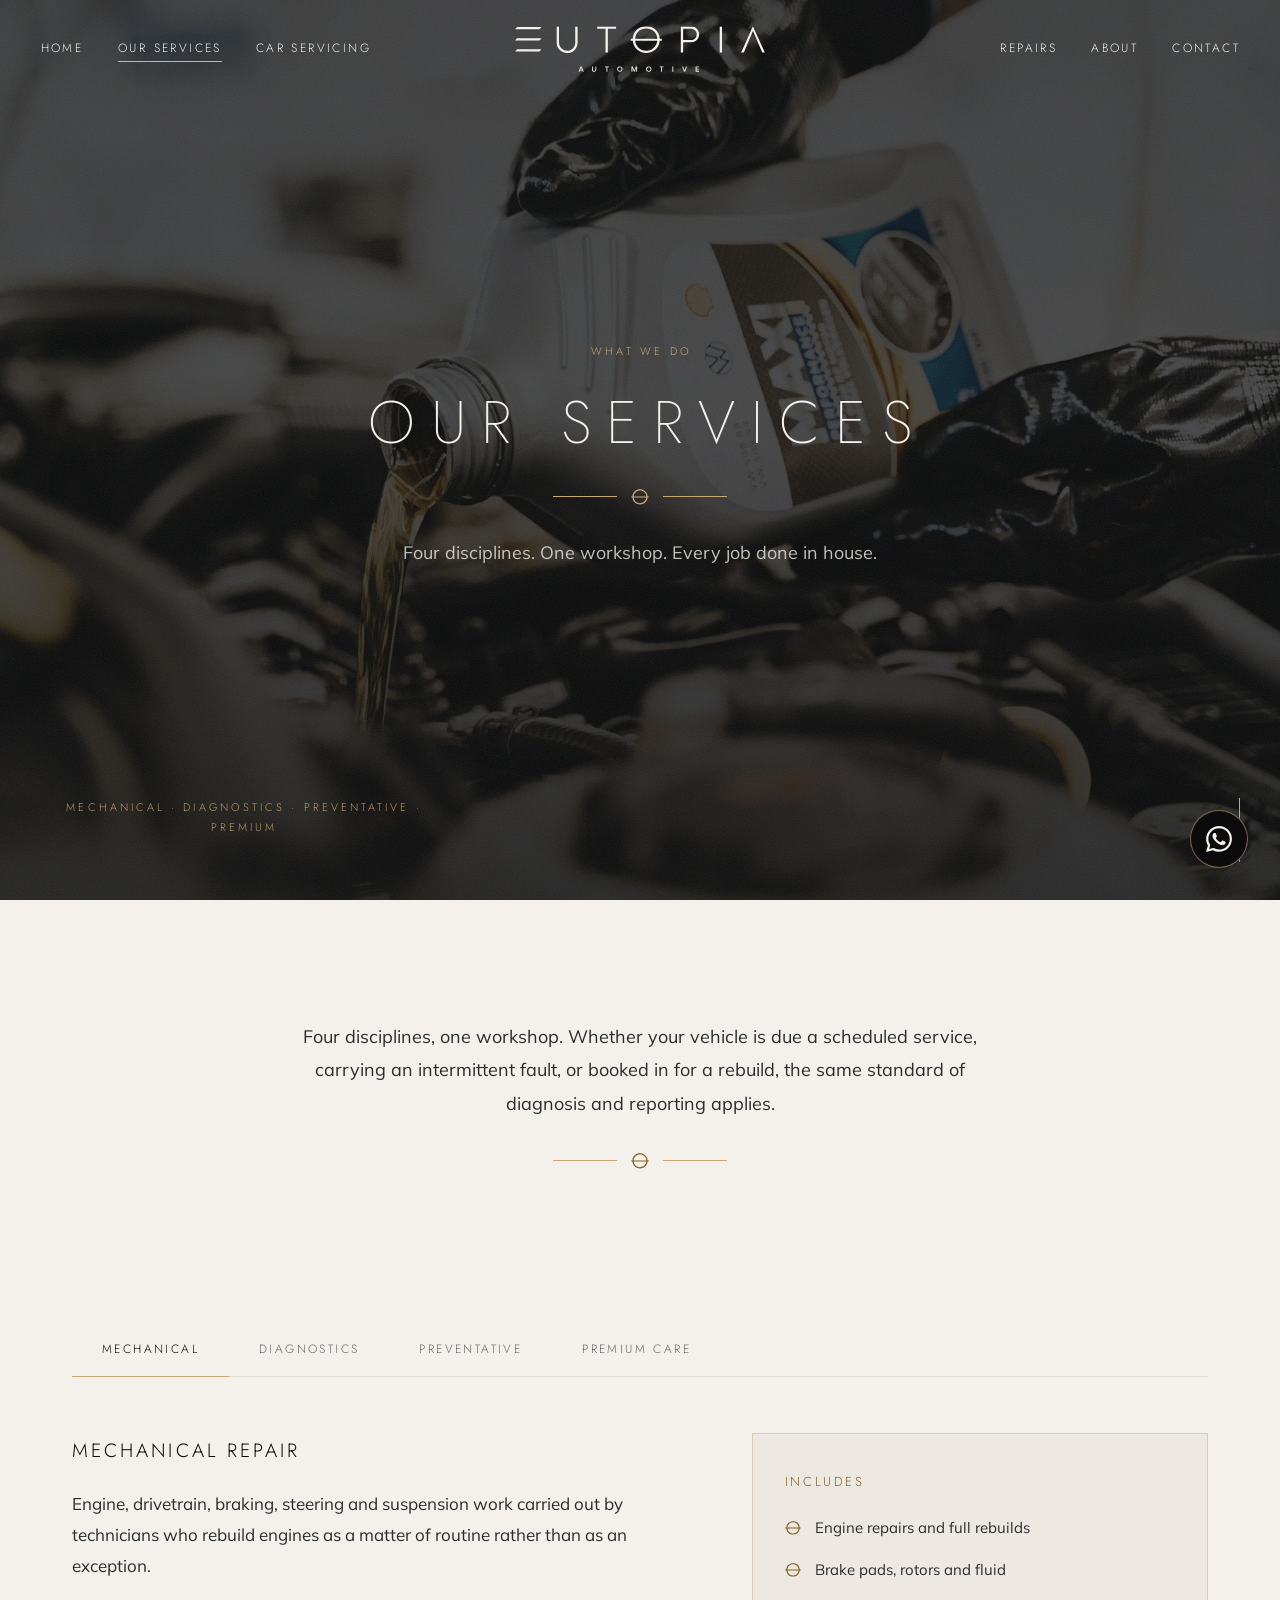
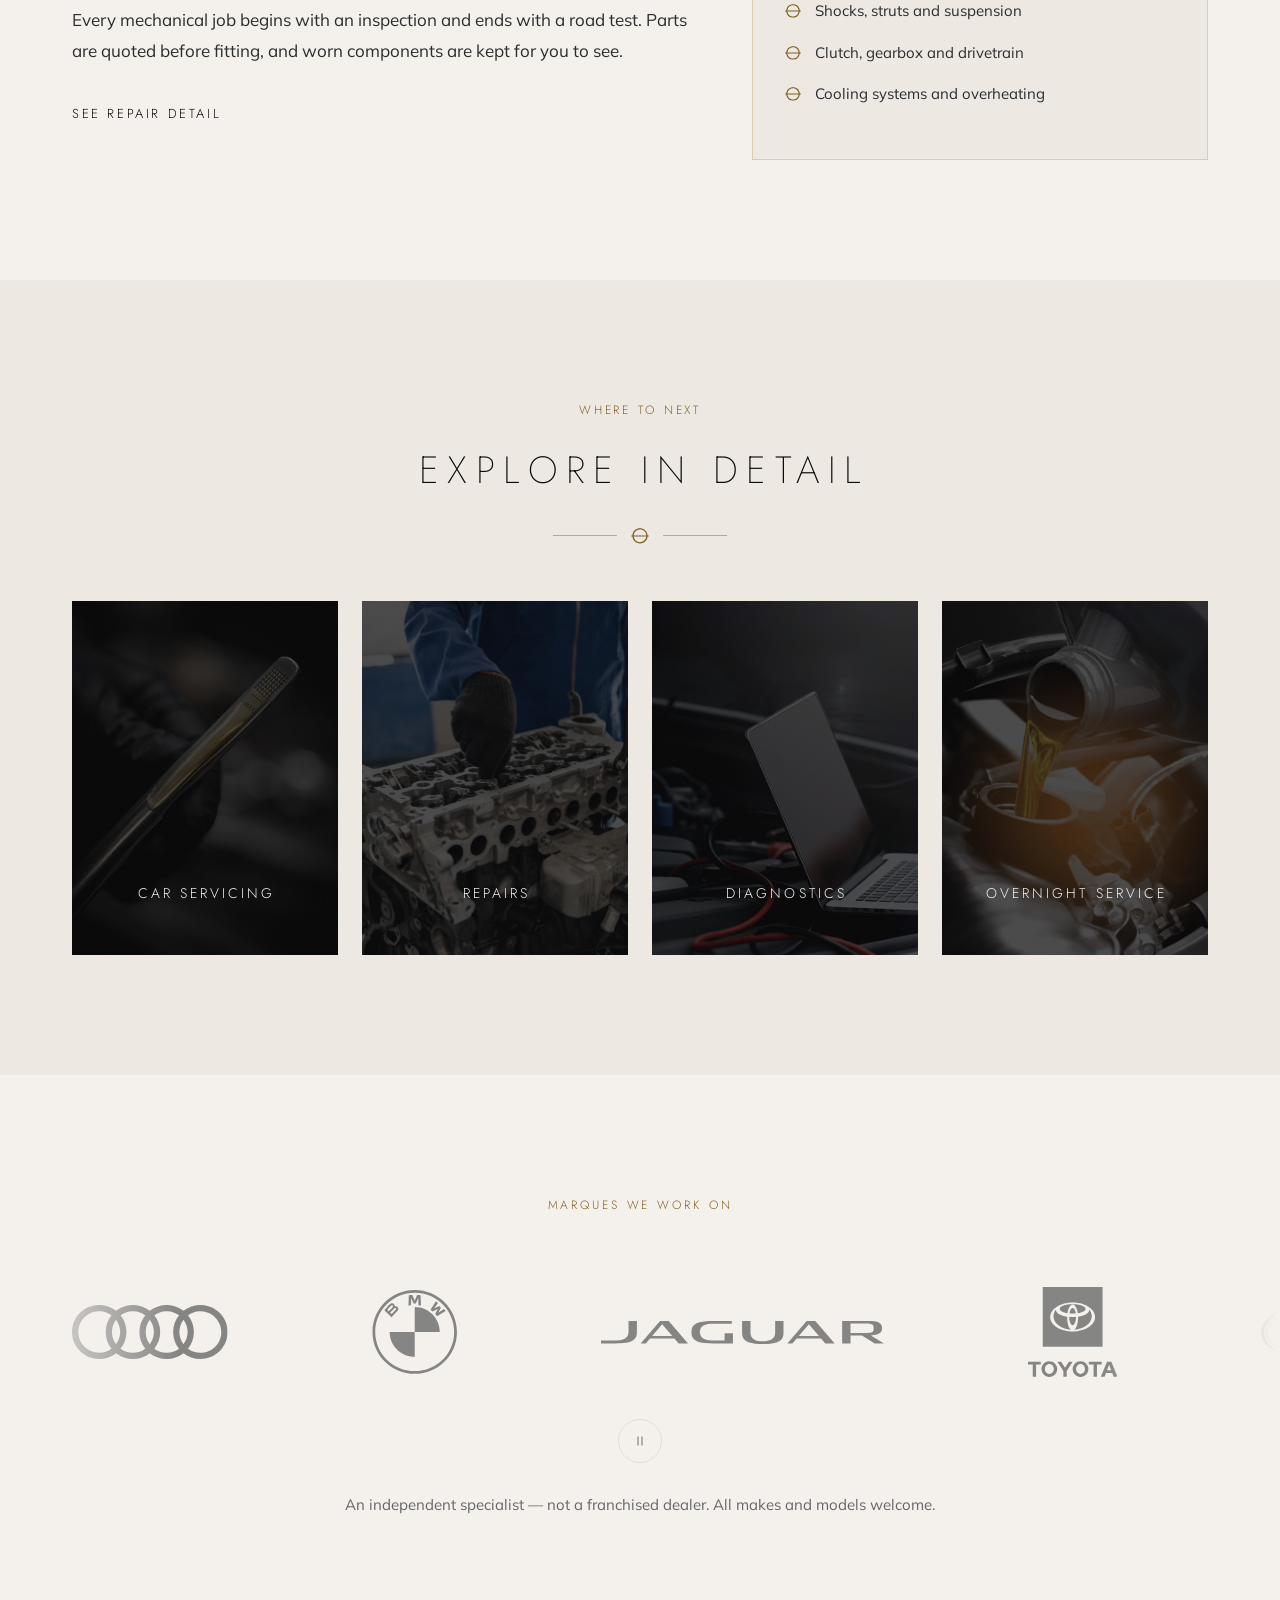
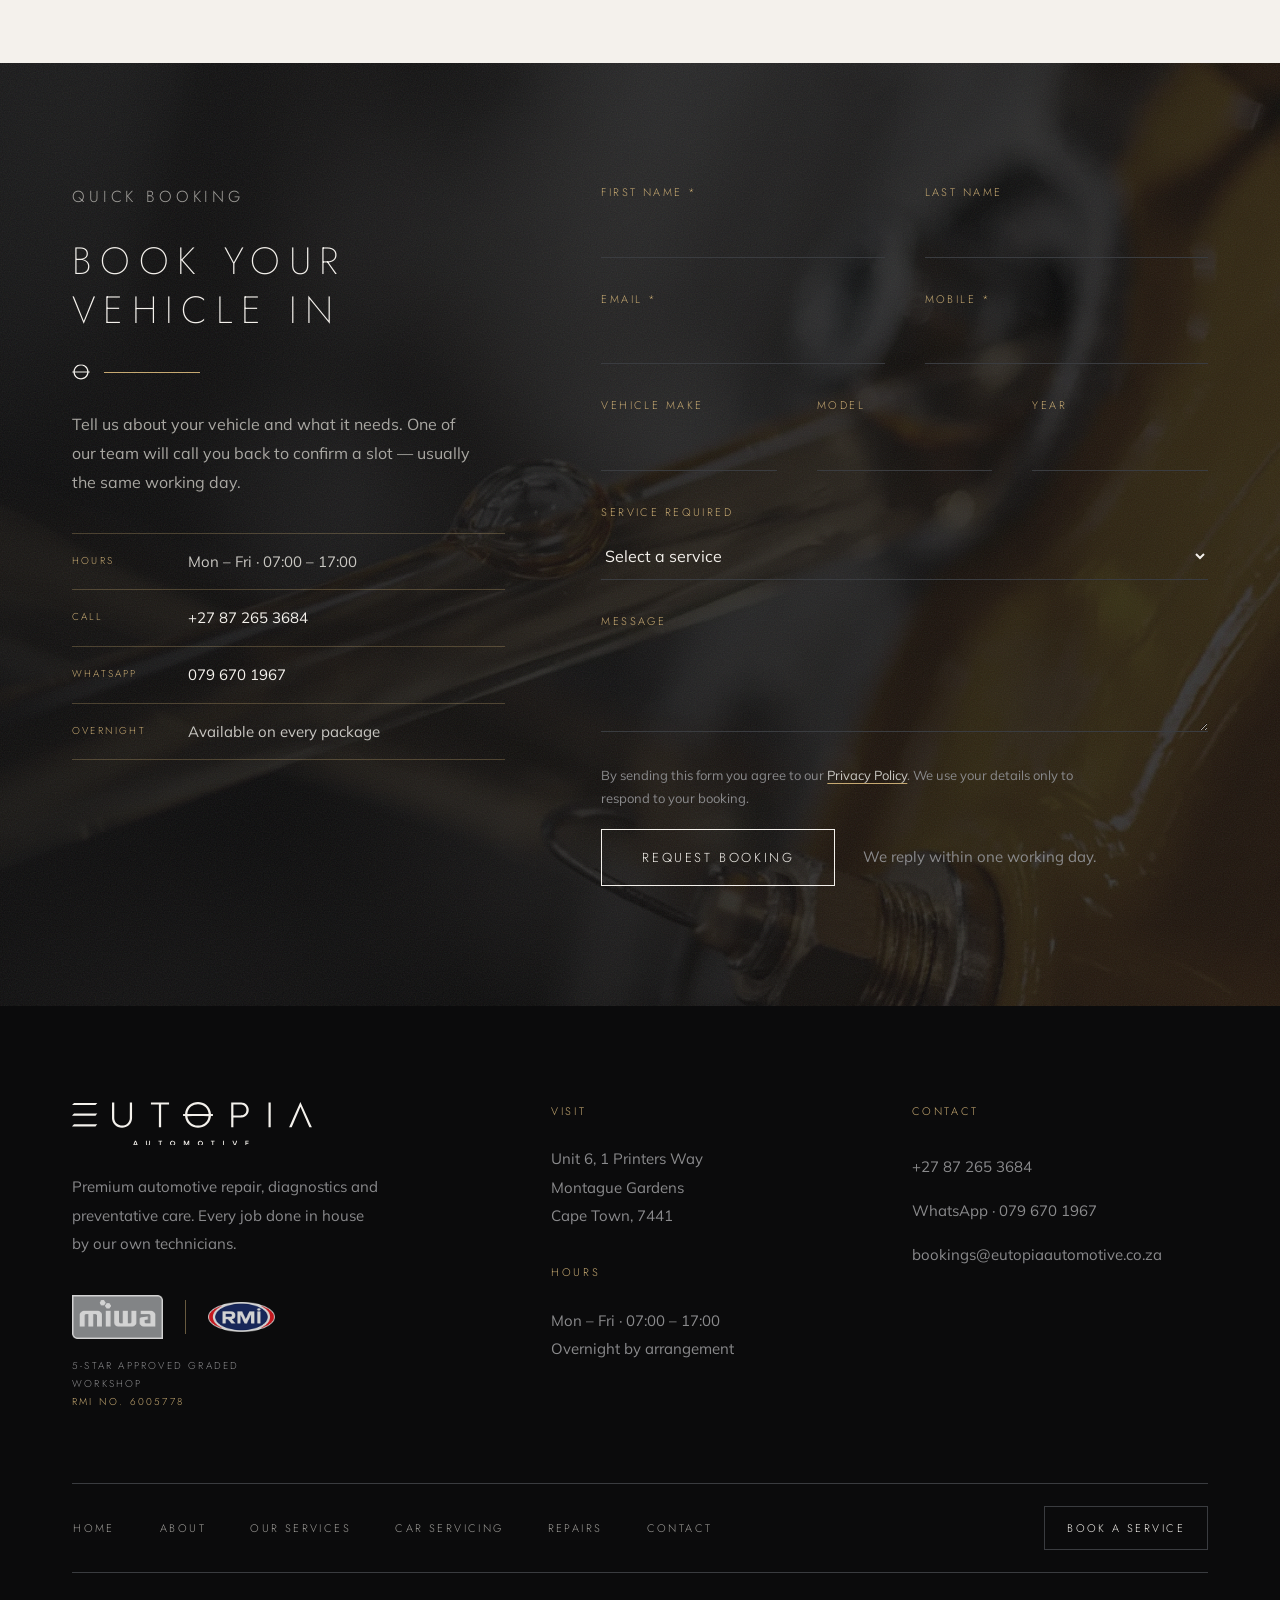
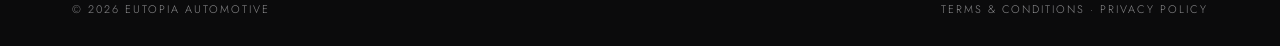
<file: our-services.html>
<!DOCTYPE html>
<html lang="en-ZA">
<head>
<meta charset="UTF-8">
<meta name="viewport" content="width=device-width, initial-scale=1">
<title>Car Services in Cape Town | EUTOPIA Automotive</title>
<meta name="description" content="Mechanical repairs, advanced diagnostics, preventative servicing and overnight service for all makes, including European and premium marques, in Cape Town.">
<meta name="robots" content="index, follow, max-image-preview:large, max-snippet:-1">
<link rel="canonical" href="https://www.eutopiaautomotive.co.za/our-services">
<meta property="og:type" content="website">
<meta property="og:locale" content="en_ZA">
<meta property="og:site_name" content="EUTOPIA Automotive">
<meta property="og:title" content="Car Services in Cape Town | EUTOPIA Automotive">
<meta property="og:description" content="Mechanical repairs, advanced diagnostics, preventative servicing and overnight service for all makes, including European and premium marques, in Cape Town.">
<meta property="og:url" content="https://www.eutopiaautomotive.co.za/our-services">
<meta property="og:image" content="https://www.eutopiaautomotive.co.za/assets/img/og-eutopia.jpg">
<meta property="og:image:width" content="1200">
<meta property="og:image:height" content="630">
<meta property="og:image:alt" content="EUTOPIA Automotive — premium automotive care in Cape Town">
<meta name="twitter:card" content="summary_large_image">
<meta name="twitter:title" content="Car Services in Cape Town | EUTOPIA Automotive">
<meta name="twitter:description" content="Mechanical repairs, advanced diagnostics, preventative servicing and overnight service for all makes, including European and premium marques, in Cape Town.">
<meta name="twitter:image" content="https://www.eutopiaautomotive.co.za/assets/img/og-eutopia.jpg">
<meta name="geo.region" content="ZA-WC">
<meta name="geo.placename" content="Montague Gardens, Cape Town">
<link rel="icon" type="image/svg+xml" href="/favicon.svg">
<link rel="apple-touch-icon" href="/favicon.svg">
<meta name="theme-color" content="#0B0B0C">
<link rel="alternate" type="text/plain" title="LLM summary" href="/llms.txt">
<link rel="preconnect" href="https://fonts.googleapis.com">
<link rel="preconnect" href="https://fonts.gstatic.com" crossorigin>
<link href="https://fonts.googleapis.com/css2?family=Jost:wght@200;300;400&family=Mulish:wght@300;400&display=swap" rel="stylesheet">
<link rel="stylesheet" href="/assets/css/site.css?v=528d8441c4">
<script type="application/ld+json">
{
 "@context": "https://schema.org",
 "@graph": [
  {
   "@type": [
    "AutoRepair",
    "LocalBusiness"
   ],
   "@id": "https://www.eutopiaautomotive.co.za/#business",
   "name": "EUTOPIA Automotive",
   "alternateName": "Total Motor Care",
   "url": "https://www.eutopiaautomotive.co.za/",
   "logo": "https://www.eutopiaautomotive.co.za/assets/brand/eutopia-logo-obsidian.svg",
   "image": "https://www.eutopiaautomotive.co.za/assets/img/og-eutopia.jpg",
   "description": "Independent automotive workshop in Montague Gardens, Cape Town: servicing, diagnostics, mechanical and auto-electrical repairs and overnight service for all makes.",
   "telephone": "+27872653684",
   "email": "bookings@eutopiaautomotive.co.za",
   "address": {
    "@type": "PostalAddress",
    "streetAddress": "Unit 6, 1 Printers Way",
    "addressLocality": "Cape Town",
    "addressRegion": "Western Cape",
    "postalCode": "7441",
    "addressCountry": "ZA"
   },
   "areaServed": [
    {
     "@type": "City",
     "name": "Cape Town"
    },
    {
     "@type": "Place",
     "name": "Montague Gardens"
    },
    {
     "@type": "Place",
     "name": "Milnerton"
    },
    {
     "@type": "Place",
     "name": "Century City"
    }
   ],
   "openingHoursSpecification": [
    {
     "@type": "OpeningHoursSpecification",
     "dayOfWeek": [
      "Monday",
      "Tuesday",
      "Wednesday",
      "Thursday",
      "Friday"
     ],
     "opens": "07:00",
     "closes": "17:00"
    }
   ],
   "priceRange": "R850–R4250",
   "currenciesAccepted": "ZAR",
   "memberOf": [
    {
     "@type": "Organization",
     "name": "Motor Industry Workshop Association (MIWA)",
     "url": "https://www.miwa.org.za/"
    },
    {
     "@type": "Organization",
     "name": "Retail Motor Industry Organisation (RMI)",
     "url": "https://www.rmi.org.za/"
    }
   ],
   "knowsAbout": [
    "Car servicing",
    "Vehicle diagnostics",
    "Auto-electrical repairs",
    "Brake repairs",
    "Suspension repairs",
    "Engine rebuilds",
    "Vehicle air-conditioning",
    "Wheel alignment and balancing",
    "Fleet maintenance"
   ],
   "contactPoint": [
    {
     "@type": "ContactPoint",
     "contactType": "customer service",
     "telephone": "+27872653684",
     "email": "bookings@eutopiaautomotive.co.za",
     "areaServed": "ZA",
     "availableLanguage": [
      "English"
     ]
    }
   ],
   "hasOfferCatalog": {
    "@id": "https://www.eutopiaautomotive.co.za/car-servicing#packages"
   }
  },
  {
   "@type": "BreadcrumbList",
   "@id": "https://www.eutopiaautomotive.co.za/our-services#breadcrumb",
   "itemListElement": [
    {
     "@type": "ListItem",
     "position": 1,
     "name": "Home",
     "item": "https://www.eutopiaautomotive.co.za/"
    },
    {
     "@type": "ListItem",
     "position": 2,
     "name": "Our Services",
     "item": "https://www.eutopiaautomotive.co.za/our-services"
    }
   ]
  },
  {
   "@type": "CollectionPage",
   "@id": "https://www.eutopiaautomotive.co.za/our-services#webpage",
   "url": "https://www.eutopiaautomotive.co.za/our-services",
   "name": "Car Services in Cape Town | EUTOPIA Automotive",
   "description": "Mechanical repairs, advanced diagnostics, preventative servicing and overnight service for all makes, including European and premium marques, in Cape Town.",
   "inLanguage": "en-ZA",
   "isPartOf": {
    "@id": "https://www.eutopiaautomotive.co.za/#website"
   },
   "about": {
    "@id": "https://www.eutopiaautomotive.co.za/#business"
   },
   "dateModified": "2026-09-22",
   "primaryImageOfPage": {
    "@type": "ImageObject",
    "url": "https://www.eutopiaautomotive.co.za/assets/img/og-eutopia.jpg"
   },
   "breadcrumb": {
    "@id": "https://www.eutopiaautomotive.co.za/our-services#breadcrumb"
   }
  },
  {
   "@type": "Service",
   "name": "Mechanical repairs",
   "provider": {
    "@id": "https://www.eutopiaautomotive.co.za/#business"
   },
   "areaServed": {
    "@type": "City",
    "name": "Cape Town"
   }
  },
  {
   "@type": "Service",
   "name": "Advanced vehicle diagnostics",
   "provider": {
    "@id": "https://www.eutopiaautomotive.co.za/#business"
   },
   "areaServed": {
    "@type": "City",
    "name": "Cape Town"
   }
  },
  {
   "@type": "Service",
   "name": "Preventative car servicing",
   "provider": {
    "@id": "https://www.eutopiaautomotive.co.za/#business"
   },
   "areaServed": {
    "@type": "City",
    "name": "Cape Town"
   }
  },
  {
   "@type": "Service",
   "name": "Overnight car service",
   "provider": {
    "@id": "https://www.eutopiaautomotive.co.za/#business"
   },
   "areaServed": {
    "@type": "City",
    "name": "Cape Town"
   }
  },
  {
   "@type": "Service",
   "name": "Fleet and commercial vehicle maintenance",
   "provider": {
    "@id": "https://www.eutopiaautomotive.co.za/#business"
   },
   "areaServed": {
    "@type": "City",
    "name": "Cape Town"
   }
  },
  {
   "@type": "Service",
   "name": "Pre-purchase inspections",
   "provider": {
    "@id": "https://www.eutopiaautomotive.co.za/#business"
   },
   "areaServed": {
    "@type": "City",
    "name": "Cape Town"
   }
  }
 ]
}
</script>
</head>
<body data-page="services" class="page-services">

<svg width="0" height="0" style="position:absolute" aria-hidden="true" focusable="false">
  <symbol id="eut-logo" viewBox="0 0 1639 300"><path d="M801.84 21.0896C833.213 -6.20371 883.853 -7.01705 916.4 18.7163C936.066 33.8896 947.92 58.063 949.093 82.7563C953.493 82.7563 957.893 82.7696 962.306 82.7696C962.306 87.3296 962.306 91.8896 962.306 96.463C957.826 96.463 953.36 96.4763 948.893 96.463C946.906 119.93 935.306 142.61 916.626 157.13C885.013 182.276 836.186 182.37 804.573 157.183C785.88 142.65 774.253 119.956 772.266 96.463C767.76 96.4763 763.253 96.463 758.76 96.463C758.733 91.8896 758.746 87.3296 758.76 82.7696C763.133 82.7696 767.52 82.7029 771.906 82.8629C773.36 59.4229 783.746 36.3563 801.84 21.0896ZM815.56 29.4896C798.88 41.9296 788.84 62.1163 787.6 82.7563C836.173 82.7696 884.746 82.7696 933.32 82.7563C932.213 65.303 925.093 48.1163 912.626 35.7429C887.64 10.2629 843.693 7.87627 815.56 29.4896ZM787.88 96.4896C789.533 111.796 795.8 126.703 806.28 138.063C830.24 164.836 874.333 168.69 903.373 148.076C920.293 136.383 931.026 116.85 933.04 96.4896C884.653 96.4629 836.266 96.4629 787.88 96.4896Z" fill="currentColor"/><path d="M1559.67 0.0898438C1585.97 57.5965 1612.17 115.157 1638.33 172.73C1632.63 172.73 1626.92 172.757 1621.23 172.717C1600.92 125.69 1580.64 78.6498 1560.24 31.6632C1540.28 78.6898 1520.37 125.743 1500.37 172.743C1494.49 172.743 1488.63 172.69 1482.77 172.77C1508.25 115.143 1534.05 57.6632 1559.67 0.0898438Z" fill="currentColor"/><path d="M273.254 2.95626C278.347 2.90292 283.441 2.92959 288.534 2.91626C288.574 38.3563 288.521 73.8096 288.561 109.25C288.667 124.396 295.401 139.516 307.187 149.156C326.214 165.05 356.427 165.303 375.667 149.61C387.734 139.983 394.694 124.663 394.787 109.303C394.814 73.8496 394.814 38.4096 394.787 2.9696C399.854 2.86294 404.921 2.99628 409.987 2.84961C410.241 37.8629 410.027 72.8763 410.094 107.89C410.387 127.063 402.374 146.383 387.867 159.063C360.894 183.436 314.521 181.303 290.347 153.943C279.334 141.85 273.361 125.516 273.267 109.21C273.241 73.7829 273.281 38.3696 273.254 2.95626Z" fill="currentColor"/><path d="M539.119 2.92975C580.373 2.92975 621.626 2.91642 662.879 2.92975C662.893 7.70309 662.893 12.4631 662.893 17.2364C644.799 17.2497 626.706 17.2364 608.626 17.2364C608.626 69.1964 608.626 121.143 608.626 173.09C603.533 173.103 598.439 173.09 593.346 173.103C593.333 121.143 593.333 69.1964 593.346 17.2497C575.266 17.2231 557.186 17.2631 539.119 17.2364C539.106 12.4631 539.106 7.68975 539.119 2.92975Z" fill="currentColor"/><path d="M1087.35 2.9306C1109.96 2.9306 1132.59 2.9039 1155.21 2.9439C1169.12 2.87724 1183.13 8.26392 1192.87 18.3306C1208.89 34.4373 1211.55 61.4106 1200.09 80.8239C1191.35 96.1439 1173.99 105.597 1156.47 105.717C1138.44 105.811 1120.4 105.731 1102.37 105.757C1102.36 128.211 1102.39 150.651 1102.36 173.091C1097.35 173.091 1092.33 173.104 1087.33 173.091C1087.32 116.371 1087.31 59.6506 1087.35 2.9306ZM1102.35 17.2639C1102.39 41.9839 1102.35 66.7173 1102.37 91.4373C1116.43 91.4506 1130.48 91.4373 1144.53 91.4506C1154.76 91.7039 1165.76 91.8906 1174.61 85.9173C1191.88 75.3973 1196.27 50.2506 1185.57 33.5973C1179.23 23.3173 1167.27 17.1839 1155.28 17.2506C1137.64 17.2373 1120 17.2239 1102.35 17.2639Z" fill="currentColor"/><path d="M1342.15 2.92936C1347.13 2.91603 1352.13 2.92935 1357.15 2.91602C1357.19 59.6493 1357.17 116.369 1357.16 173.103C1352.13 173.089 1347.13 173.103 1342.13 173.076C1342.13 116.369 1342.12 59.6494 1342.15 2.92936Z" fill="currentColor"/><path d="M0 20.8224C4.57333 15.8758 9.12 10.9158 13.7067 5.98242C66.72 5.99576 119.747 5.9691 172.76 5.99577C168.587 10.9558 164.4 15.9158 160.187 20.8491C106.787 20.8091 53.4 20.8491 0 20.8224Z" fill="currentColor"/><path d="M14.0937 79.0368C66.9737 78.8501 119.867 79.0101 172.76 78.9568C168.654 83.9168 164.414 88.7568 160.347 93.7435C106.907 93.8768 53.4537 93.7701 0.0136719 93.7968C4.80034 88.9835 8.93367 83.3568 14.0937 79.0368Z" fill="currentColor"/><path d="M13.814 151.889C66.8007 151.995 119.774 151.875 172.761 151.942C168.601 156.889 164.414 161.822 160.254 166.755C106.841 166.782 53.4407 166.782 0.0273438 166.755C4.60068 161.782 9.14734 156.769 13.814 151.889Z" fill="currentColor"/><path d="M682.454 264.837C691.974 262.077 703.214 268.424 704.667 278.477C706.614 287.477 700.294 297.21 691.174 298.797C682.347 300.97 672.201 295.61 669.961 286.61C667.107 277.49 673.027 266.824 682.454 264.837ZM681.094 271.49C672.961 275.784 673.681 289.37 682.361 292.624C690.054 296.304 699.907 289.637 698.947 281.064C698.961 272.424 688.294 266.957 681.094 271.49Z" fill="currentColor"/><path d="M873.107 264.649C882.974 262.196 894.081 269.489 894.721 279.863C896.147 289.703 887.734 299.263 877.801 299.209C868.414 299.983 859.334 292.209 859.201 282.703C858.481 274.276 864.787 266.089 873.107 264.649ZM871.734 271.089C863.387 274.689 863.041 288.009 871.147 292.089C878.281 296.396 888.734 291.076 888.787 282.569C889.947 273.716 879.481 266.929 871.734 271.089Z" fill="currentColor"/><path d="M429.934 264.797C432.227 264.797 434.52 264.784 436.827 264.797C441.307 276.077 445.76 287.384 450.214 298.677C448.054 298.664 445.907 298.664 443.76 298.664C442.854 296.264 441.934 293.877 441 291.49C435.867 291.49 430.734 291.49 425.6 291.49C424.667 293.877 423.747 296.264 422.854 298.677C420.747 298.664 418.64 298.664 416.547 298.677C421 287.384 425.454 276.09 429.934 264.797ZM433.214 271.29C431.44 276.25 429.507 281.157 427.667 286.09C431.414 286.077 435.187 286.077 438.947 286.09C437.054 281.144 435.28 276.157 433.214 271.29Z" fill="currentColor"/><path d="M505.133 287.37C504.839 279.85 505.093 272.317 505.039 264.81C506.466 264.797 509.346 264.783 510.786 264.783C510.959 272.063 510.653 279.357 510.933 286.65C511.266 291.237 516.213 294.423 520.586 293.41C524.386 292.837 527.279 289.143 527.066 285.33C527.133 278.49 527.039 271.637 527.079 264.797C529.013 264.797 530.946 264.797 532.893 264.797C532.839 272.023 532.999 279.263 532.839 286.49C532.773 293.557 526.186 299.37 519.239 299.223C512.413 299.61 505.706 294.29 505.133 287.37Z" fill="currentColor"/><path d="M590.213 270.304C590.226 268.45 590.24 266.624 590.253 264.797C598.626 264.81 607 264.784 615.373 264.81C615.36 266.637 615.36 268.477 615.373 270.317C612.16 270.304 608.96 270.317 605.773 270.33C605.76 279.77 605.773 289.224 605.76 298.677C603.813 298.664 601.866 298.664 599.933 298.677C599.866 289.21 600.026 279.744 599.84 270.277C596.626 270.317 593.426 270.317 590.213 270.304Z" fill="currentColor"/><path d="M763.721 298.624C763.774 287.344 763.694 276.077 763.747 264.797C766.267 264.784 768.787 264.797 771.334 264.797C774.987 273.064 778.521 281.384 782.214 289.637C785.801 281.37 789.427 273.117 792.974 264.824C795.481 264.797 797.987 264.797 800.507 264.797C800.521 276.09 800.521 287.384 800.507 298.677C798.561 298.664 796.614 298.664 794.681 298.677C794.667 290.69 794.667 282.69 794.681 274.704C791.147 282.664 787.681 290.664 784.201 298.637C783.201 298.677 781.187 298.744 780.187 298.77C776.467 291.05 773.454 282.997 769.667 275.304C769.481 283.104 769.614 290.89 769.574 298.69C767.614 298.664 765.654 298.624 763.721 298.624Z" fill="currentColor"/><path d="M948.627 264.809C957.013 264.795 965.4 264.795 973.787 264.809C973.773 266.635 973.76 268.462 973.773 270.316C970.56 270.302 967.36 270.316 964.16 270.329C964.16 279.782 964.173 289.222 964.16 298.675C962.2 298.662 960.253 298.662 958.32 298.675C958.307 289.222 958.32 279.782 958.32 270.329C955.08 270.316 951.853 270.302 948.64 270.316C948.627 268.476 948.613 266.635 948.627 264.809Z" fill="currentColor"/><path d="M1032.01 264.797C1033.93 264.797 1035.88 264.797 1037.84 264.81C1037.85 276.09 1037.85 287.384 1037.84 298.677C1035.88 298.664 1033.93 298.664 1032.01 298.677C1032 287.384 1032 276.09 1032.01 264.797Z" fill="currentColor"/><path d="M1095.2 264.81C1097.37 264.797 1099.57 264.797 1101.79 264.797C1105.16 273.53 1108.63 282.237 1111.91 291.01C1114.93 282.384 1120.27 274.144 1120.33 264.797C1122.35 264.797 1124.36 264.797 1126.39 264.81C1126.53 268.184 1125.95 271.557 1124.67 274.704C1121.48 282.717 1118.17 290.677 1114.97 298.677C1112.93 298.664 1110.91 298.664 1108.91 298.677C1104.35 287.37 1099.76 276.104 1095.2 264.81Z" fill="currentColor"/><path d="M1184.28 264.809C1191.63 264.795 1198.96 264.795 1206.32 264.809C1206.29 266.635 1206.29 268.462 1206.32 270.316C1200.91 270.329 1195.51 270.302 1190.11 270.329C1190.08 273.182 1190.08 276.036 1190.09 278.902C1194.96 278.902 1199.83 278.902 1204.69 278.902C1204.68 280.729 1204.68 282.569 1204.71 284.409C1199.83 284.409 1194.97 284.409 1190.11 284.409C1190.08 287.329 1190.08 290.249 1190.09 293.182C1195.59 293.195 1201.09 293.182 1206.6 293.182C1206.56 295.049 1206.53 296.902 1206.41 298.782C1199.04 298.555 1191.65 298.729 1184.28 298.675C1184.27 287.382 1184.27 276.089 1184.28 264.809Z" fill="currentColor"/></symbol>
  <symbol id="eut-logo-black" viewBox="0 0 1639 300"><path d="M801.84 21.0896C833.213 -6.20371 883.853 -7.01705 916.4 18.7163C936.066 33.8896 947.92 58.063 949.093 82.7563C953.493 82.7563 957.893 82.7696 962.306 82.7696C962.306 87.3296 962.306 91.8896 962.306 96.463C957.826 96.463 953.36 96.4763 948.893 96.463C946.906 119.93 935.306 142.61 916.626 157.13C885.013 182.276 836.186 182.37 804.573 157.183C785.88 142.65 774.253 119.956 772.266 96.463C767.76 96.4763 763.253 96.463 758.76 96.463C758.733 91.8896 758.746 87.3296 758.76 82.7696C763.133 82.7696 767.52 82.7029 771.906 82.8629C773.36 59.4229 783.746 36.3563 801.84 21.0896ZM815.56 29.4896C798.88 41.9296 788.84 62.1163 787.6 82.7563C836.173 82.7696 884.746 82.7696 933.32 82.7563C932.213 65.3029 925.093 48.1163 912.626 35.7429C887.64 10.2629 843.693 7.87627 815.56 29.4896ZM787.88 96.4896C789.533 111.796 795.8 126.703 806.28 138.063C830.24 164.836 874.333 168.69 903.373 148.076C920.293 136.383 931.026 116.85 933.04 96.4896C884.653 96.4629 836.266 96.4629 787.88 96.4896Z" fill="black"/><path d="M1559.67 0.0898438C1585.97 57.5965 1612.17 115.157 1638.33 172.73C1632.63 172.73 1626.92 172.757 1621.23 172.717C1600.92 125.69 1580.64 78.6498 1560.24 31.6632C1540.28 78.6898 1520.37 125.743 1500.37 172.743C1494.49 172.743 1488.63 172.69 1482.77 172.77C1508.25 115.143 1534.05 57.6632 1559.67 0.0898438Z" fill="black"/><path d="M273.254 2.95626C278.347 2.90292 283.441 2.92959 288.534 2.91626C288.574 38.3563 288.521 73.8096 288.561 109.25C288.667 124.396 295.401 139.516 307.187 149.156C326.214 165.05 356.427 165.303 375.667 149.61C387.734 139.983 394.694 124.663 394.787 109.303C394.814 73.8496 394.814 38.4096 394.787 2.9696C399.854 2.86294 404.921 2.99628 409.987 2.84961C410.241 37.8629 410.027 72.8763 410.094 107.89C410.387 127.063 402.374 146.383 387.867 159.063C360.894 183.436 314.521 181.303 290.347 153.943C279.334 141.85 273.361 125.516 273.267 109.21C273.241 73.7829 273.281 38.3696 273.254 2.95626Z" fill="black"/><path d="M539.119 2.92975C580.373 2.92975 621.626 2.91642 662.879 2.92975C662.893 7.70309 662.893 12.4631 662.893 17.2364C644.799 17.2497 626.706 17.2364 608.626 17.2364C608.626 69.1964 608.626 121.143 608.626 173.09C603.533 173.103 598.439 173.09 593.346 173.103C593.333 121.143 593.333 69.1964 593.346 17.2497C575.266 17.2231 557.186 17.2631 539.119 17.2364C539.106 12.4631 539.106 7.68975 539.119 2.92975Z" fill="black"/><path d="M1087.35 2.9306C1109.96 2.9306 1132.59 2.9039 1155.21 2.9439C1169.12 2.87724 1183.13 8.26392 1192.87 18.3306C1208.89 34.4373 1211.55 61.4106 1200.09 80.8239C1191.35 96.1439 1173.99 105.597 1156.47 105.717C1138.44 105.811 1120.4 105.731 1102.37 105.757C1102.36 128.211 1102.39 150.651 1102.36 173.091C1097.35 173.091 1092.33 173.104 1087.33 173.091C1087.32 116.371 1087.31 59.6506 1087.35 2.9306ZM1102.35 17.2639C1102.39 41.9839 1102.35 66.7173 1102.37 91.4373C1116.43 91.4506 1130.48 91.4372 1144.53 91.4506C1154.76 91.7039 1165.76 91.8906 1174.61 85.9173C1191.88 75.3973 1196.27 50.2506 1185.57 33.5973C1179.23 23.3173 1167.27 17.1839 1155.28 17.2506C1137.64 17.2373 1120 17.2239 1102.35 17.2639Z" fill="black"/><path d="M1342.15 2.92936C1347.13 2.91603 1352.13 2.92935 1357.15 2.91602C1357.19 59.6493 1357.17 116.369 1357.16 173.103C1352.13 173.089 1347.13 173.103 1342.13 173.076C1342.13 116.369 1342.12 59.6494 1342.15 2.92936Z" fill="black"/><path d="M0 20.8224C4.57333 15.8758 9.12 10.9158 13.7067 5.98242C66.72 5.99576 119.747 5.9691 172.76 5.99577C168.587 10.9558 164.4 15.9158 160.187 20.8491C106.787 20.8091 53.4 20.8491 0 20.8224Z" fill="black"/><path d="M14.0937 79.0368C66.9737 78.8501 119.867 79.0101 172.76 78.9568C168.654 83.9168 164.414 88.7568 160.347 93.7435C106.907 93.8768 53.4537 93.7701 0.0136719 93.7968C4.80034 88.9835 8.93367 83.3568 14.0937 79.0368Z" fill="black"/><path d="M13.814 151.889C66.8007 151.995 119.774 151.875 172.761 151.942C168.601 156.889 164.414 161.822 160.254 166.755C106.841 166.782 53.4407 166.782 0.0273438 166.755C4.60068 161.782 9.14734 156.769 13.814 151.889Z" fill="black"/><path d="M682.454 264.837C691.974 262.077 703.214 268.424 704.667 278.477C706.614 287.477 700.294 297.21 691.174 298.797C682.347 300.97 672.201 295.61 669.961 286.61C667.107 277.49 673.027 266.824 682.454 264.837ZM681.094 271.49C672.961 275.784 673.681 289.37 682.361 292.624C690.054 296.304 699.907 289.637 698.947 281.064C698.961 272.424 688.294 266.957 681.094 271.49Z" fill="black"/><path d="M873.107 264.649C882.974 262.196 894.081 269.489 894.721 279.863C896.147 289.703 887.734 299.263 877.801 299.209C868.414 299.983 859.334 292.209 859.201 282.703C858.481 274.276 864.787 266.089 873.107 264.649ZM871.734 271.089C863.387 274.689 863.041 288.009 871.147 292.089C878.281 296.396 888.734 291.076 888.787 282.569C889.947 273.716 879.481 266.929 871.734 271.089Z" fill="black"/><path d="M429.934 264.797C432.227 264.797 434.52 264.784 436.827 264.797C441.307 276.077 445.76 287.384 450.214 298.677C448.054 298.664 445.907 298.664 443.76 298.664C442.854 296.264 441.934 293.877 441 291.49C435.867 291.49 430.734 291.49 425.6 291.49C424.667 293.877 423.747 296.264 422.854 298.677C420.747 298.664 418.64 298.664 416.547 298.677C421 287.384 425.454 276.09 429.934 264.797ZM433.214 271.29C431.44 276.25 429.507 281.157 427.667 286.09C431.414 286.077 435.187 286.077 438.947 286.09C437.054 281.144 435.28 276.157 433.214 271.29Z" fill="black"/><path d="M505.133 287.37C504.839 279.85 505.093 272.317 505.039 264.81C506.466 264.797 509.346 264.783 510.786 264.783C510.959 272.063 510.653 279.357 510.933 286.65C511.266 291.237 516.213 294.423 520.586 293.41C524.386 292.837 527.279 289.143 527.066 285.33C527.133 278.49 527.039 271.637 527.079 264.797C529.013 264.797 530.946 264.797 532.893 264.797C532.839 272.023 532.999 279.263 532.839 286.49C532.773 293.557 526.186 299.37 519.239 299.223C512.413 299.61 505.706 294.29 505.133 287.37Z" fill="black"/><path d="M590.213 270.304C590.226 268.45 590.24 266.624 590.253 264.797C598.626 264.81 607 264.784 615.373 264.81C615.36 266.637 615.36 268.477 615.373 270.317C612.16 270.304 608.96 270.317 605.773 270.33C605.76 279.77 605.773 289.224 605.76 298.677C603.813 298.664 601.866 298.664 599.933 298.677C599.866 289.21 600.026 279.744 599.84 270.277C596.626 270.317 593.426 270.317 590.213 270.304Z" fill="black"/><path d="M763.721 298.624C763.774 287.344 763.694 276.077 763.747 264.797C766.267 264.784 768.787 264.797 771.334 264.797C774.987 273.064 778.521 281.384 782.214 289.637C785.801 281.37 789.427 273.117 792.974 264.824C795.481 264.797 797.987 264.797 800.507 264.797C800.521 276.09 800.521 287.384 800.507 298.677C798.561 298.664 796.614 298.664 794.681 298.677C794.667 290.69 794.667 282.69 794.681 274.704C791.147 282.664 787.681 290.664 784.201 298.637C783.201 298.677 781.187 298.744 780.187 298.77C776.467 291.05 773.454 282.997 769.667 275.304C769.481 283.104 769.614 290.89 769.574 298.69C767.614 298.664 765.654 298.624 763.721 298.624Z" fill="black"/><path d="M948.627 264.809C957.013 264.795 965.4 264.795 973.787 264.809C973.773 266.635 973.76 268.462 973.773 270.316C970.56 270.302 967.36 270.316 964.16 270.329C964.16 279.782 964.173 289.222 964.16 298.675C962.2 298.662 960.253 298.662 958.32 298.675C958.307 289.222 958.32 279.782 958.32 270.329C955.08 270.316 951.853 270.302 948.64 270.316C948.627 268.476 948.613 266.635 948.627 264.809Z" fill="black"/><path d="M1032.01 264.797C1033.93 264.797 1035.88 264.797 1037.84 264.81C1037.85 276.09 1037.85 287.384 1037.84 298.677C1035.88 298.664 1033.93 298.664 1032.01 298.677C1032 287.384 1032 276.09 1032.01 264.797Z" fill="black"/><path d="M1095.2 264.81C1097.37 264.797 1099.57 264.797 1101.79 264.797C1105.16 273.53 1108.63 282.237 1111.91 291.01C1114.93 282.384 1120.27 274.144 1120.33 264.797C1122.35 264.797 1124.36 264.797 1126.39 264.81C1126.53 268.184 1125.95 271.557 1124.67 274.704C1121.48 282.717 1118.17 290.677 1114.97 298.677C1112.93 298.664 1110.91 298.664 1108.91 298.677C1104.35 287.37 1099.76 276.104 1095.2 264.81Z" fill="black"/><path d="M1184.28 264.809C1191.63 264.795 1198.96 264.795 1206.32 264.809C1206.29 266.635 1206.29 268.462 1206.32 270.316C1200.91 270.329 1195.51 270.302 1190.11 270.329C1190.08 273.182 1190.08 276.036 1190.09 278.902C1194.96 278.902 1199.83 278.902 1204.69 278.902C1204.68 280.729 1204.68 282.569 1204.71 284.409C1199.83 284.409 1194.97 284.409 1190.11 284.409C1190.08 287.329 1190.08 290.249 1190.09 293.182C1195.59 293.195 1201.09 293.182 1206.6 293.182C1206.56 295.049 1206.53 296.902 1206.41 298.782C1199.04 298.555 1191.65 298.729 1184.28 298.675C1184.27 287.382 1184.27 276.089 1184.28 264.809Z" fill="black"/></symbol>
  <symbol id="eut-mark" viewBox="756 -4 209 187"><path d="M801.84 21.0896C833.213 -6.20371 883.853 -7.01705 916.4 18.7163C936.066 33.8896 947.92 58.063 949.093 82.7563C953.493 82.7563 957.893 82.7696 962.306 82.7696C962.306 87.3296 962.306 91.8896 962.306 96.463C957.826 96.463 953.36 96.4763 948.893 96.463C946.906 119.93 935.306 142.61 916.626 157.13C885.013 182.276 836.186 182.37 804.573 157.183C785.88 142.65 774.253 119.956 772.266 96.463C767.76 96.4763 763.253 96.463 758.76 96.463C758.733 91.8896 758.746 87.3296 758.76 82.7696C763.133 82.7696 767.52 82.7029 771.906 82.8629C773.36 59.4229 783.746 36.3563 801.84 21.0896ZM815.56 29.4896C798.88 41.9296 788.84 62.1163 787.6 82.7563C836.173 82.7696 884.746 82.7696 933.32 82.7563C932.213 65.303 925.093 48.1163 912.626 35.7429C887.64 10.2629 843.693 7.87627 815.56 29.4896ZM787.88 96.4896C789.533 111.796 795.8 126.703 806.28 138.063C830.24 164.836 874.333 168.69 903.373 148.076C920.293 136.383 931.026 116.85 933.04 96.4896C884.653 96.4629 836.266 96.4629 787.88 96.4896Z" fill="currentColor"/></symbol>

  <symbol id="mq-jaguar" viewBox="0 0 1045.7 85"><g fill="currentColor"><g> <g> <path d="M997.4,53.2l6.1-0.5c2.5-0.2,5-0.5,7.3-0.8c6-0.9,11.1-2.5,15.3-4.7c1.6-0.8,2.4-1.4,4.2-2.7&#xA;&#x9;&#x9;&#x9;c5.3-3.8,8-8.9,8.4-15.9c0.1-1.4,0-2.5-0.1-3.7c-0.3-4.4-1.3-8.1-3.1-11c-2.1-3.5-5.1-6.2-9.1-8.2c-4-2-9.1-3.5-15-4.4&#xA;&#x9;&#x9;&#x9;c0,0-8.7-1.4-21.6-1.4h-98.6v83.1h31V53.8h42.1l47.4,29.3h34L997.4,53.2z M983.3,9.6c0.2,0,0.3,0,0.5,0c3.5,0.1,6.5,0.2,9.1,0.5&#xA;&#x9;&#x9;&#x9;c3.3,0.4,6.1,1.1,8.3,2.3c2.3,1.2,4.1,3,5,5.2c0.9,1.9,1.3,4.3,1.4,7.2c0,0.2,0.1,4.2-0.1,6.2c-0.1,2-0.6,4.2-1.3,5.7&#xA;&#x9;&#x9;&#x9;c-0.7,1.6-1.7,2.9-3.1,4c-0.4,0.3-0.8,0.6-1.2,0.8c-2,1.1-4.5,1.8-7.7,2.2c-2.9,0.3-6.6,0.5-11,0.5h-61.2V9.6H983.3z"> </path> <path d="M101.8,0v39.1c0,11.7-4.3,20.4-12.8,25.8C81.7,69.6,71.1,72,57.6,72H0v11.1h47.8c13.3,0,25.5-0.5,36.2-1.5&#xA;&#x9;&#x9;&#x9;c10.5-1,19.4-3,26.6-6c7-2.9,12.5-7.1,16.3-12.5c3.4-4.9,5.3-11.3,5.7-19.2c0-0.7,0.1-1.6,0.1-2.6V0H101.8z"> </path> <path d="M456.7,45V72h-47.3c-24.8,0-39.2-8-43.1-23.6c-1.6-6.5-0.6-12.7,0-15c3.8-15.8,18-23.5,43.1-23.5h74V0h-64.3&#xA;&#x9;&#x9;&#x9;c-13.5,0-25.7,0.5-36.4,1.4c-10.4,0.9-19.4,2.9-26.6,5.8c-7.1,2.9-12.5,7-16.2,12.4c-3.6,5.1-5.4,12-5.6,20.5c0,0.2,0,0.4,0,0.7&#xA;&#x9;&#x9;&#x9;c0,0.4,0,0.8,0,1.3c0.1,8.8,2,15.9,5.7,21.1c3.8,5.4,9.3,9.6,16.3,12.5c7.2,3,16.2,5,26.6,6c10.7,1,22.8,1.5,36.2,1.5h68.5V45&#xA;&#x9;&#x9;&#x9;H456.7z"> </path> <path d="M250.1,0h-31.9l-71.5,83.1h18.5l16.1-18.7h89.9l16.1,18.7h34.4L250.1,0z M226.2,12.2l37.3,43.3h-74.5&#xA;&#x9;&#x9;&#x9;L226.2,12.2z"> </path> <path d="M760.1,0l-71.5,83.1h18.5l16.1-18.8h89.8l16.1,18.8h34.5L792.1,0H760.1z M805.5,55.5h-74.6l37.3-43.3&#xA;&#x9;&#x9;&#x9;L805.5,55.5z"> </path> <path d="M643.7,0v42.1c0,3.6-0.5,6.9-1.2,9.9c-4,15.3-18.3,23.1-42.9,23.2h-3.1c-24.7,0-39.1-8-43-23.5&#xA;&#x9;&#x9;&#x9;c-0.7-2.9-1.1-6.1-1.1-9.5V0h-31v43.4c0,9,1.9,16.4,5.7,21.8c2.4,3.3,5.4,6.3,9,8.7c2.2,1.4,4.6,2.7,7.3,3.8&#xA;&#x9;&#x9;&#x9;c2.7,1.1,5.6,2.1,8.8,2.9c5.3,1.4,11.3,2.4,17.9,3.1c8.3,0.8,17.7,1.3,27.9,1.3c10.3,0,19.6-0.5,27.9-1.3c6.5-0.6,12.5-1.6,17.8-3&#xA;&#x9;&#x9;&#x9;c3.2-0.8,6.1-1.8,8.8-2.9c2.7-1.1,5.1-2.3,7.3-3.8c3.7-2.4,6.7-5.3,9-8.7c3.8-5.4,5.7-12.8,5.7-21.8V0H643.7z"> </path> </g> </g></g></symbol>
  <symbol id="mq-landrover" viewBox="0 0 226.75 118.75"><g fill="currentColor"><path d="M153.79,76.5l2.07-5.62h-9.49l1.47-4.29h10.28l2.26-6.2h-19.41l-.27.79.46.46c.5.48.48,1.06.05,2.31l-8.09,23.31h18.14l2.19-6.24h-10.59l1.56-4.52h9.37ZM131.15,60.41l-9.88,19.3h-.21l-.5-19.3h-8.27l-.32.7.71.43c.68.48.87.97.96,2.31l1.12,23.42h9.21l14.86-26.86h-7.69ZM57.02,63.87l-20.38,6.66-2.49,6.79h17.97l2.34-6.4h-12.46l14.14-4.76.87-2.3h0ZM76.32,70.16c-.47,1.15-.98,1.42-1.65,1.69-.45.18-1.4.24-2.32.24h-3.56l1.93-5.55h4.3c1.29,0,1.81.67,1.83,1.42,0,.48-.22,1.37-.54,2.19h0ZM75.68,60.41h-11.66l-.24.7.47.46c.5.49.48,1.06.04,2.31l-8.15,23.39h7.45l3.18-9.29h2.52s2.8,9.29,2.8,9.29h7.48l-3.52-9.5c2.04-.33,3.07-.91,4.09-1.82,1.4-1.28,2.38-3.07,3.18-5.71,1.17-3.83.46-6.01-.29-7.13-1.04-1.54-3.23-2.7-7.37-2.7h0ZM175.57,70.16c-.46,1.15-.98,1.42-1.64,1.69-.46.18-1.4.24-2.32.24h-3.55l1.92-5.55h4.3c1.28,0,1.81.67,1.82,1.42.01.48-.22,1.37-.53,2.19h0ZM174.92,60.41h-11.66l-.23.7.47.46c.5.49.48,1.06.05,2.31l-8.15,23.39h7.45l3.18-9.28h2.52l2.8,9.28h7.47l-3.51-9.5c2.04-.33,3.06-.91,4.08-1.82,1.41-1.28,2.38-3.07,3.18-5.71,1.18-3.83.47-6.01-.29-7.13-1.04-1.54-3.23-2.7-7.38-2.7h0ZM190.21,96.45c-20.45,10.51-47.74,16.3-76.84,16.3s-56.37-5.79-76.83-16.3c-19.67-10.11-30.51-23.28-30.51-37.07s10.84-26.97,30.51-37.08C57,11.79,84.28,6,113.38,6s56.38,5.8,76.84,16.3c19.68,10.1,30.51,23.27,30.51,37.08s-10.83,26.96-30.51,37.07ZM192.98,16.97C171.68,6.03,143.41,0,113.38,0S55.08,6.03,33.78,16.97C21.16,23.45,0,37.59,0,59.38s21.16,35.92,33.78,42.4c21.29,10.94,49.56,16.97,79.6,16.97s58.31-6.03,79.61-16.97c12.61-6.49,33.77-20.62,33.77-42.4s-21.16-35.92-33.77-42.41h0ZM187.35,90.94c-22.01,11.31-49.38,15.6-73.97,15.6s-51.96-4.3-73.97-15.6c-11.65-5.99-27.13-17.03-27.13-31.56s15.48-25.58,27.13-31.56c22.01-11.31,49.38-15.6,73.97-15.6s51.96,4.29,73.97,15.6c11.66,5.99,27.13,17.01,27.13,31.56s-15.48,25.58-27.13,31.56h0ZM188.49,25.61c-22.35-11.49-50.17-15.89-75.11-15.89s-52.76,4.4-75.11,15.89c-12.55,6.45-28.48,18.08-28.48,33.77s15.93,27.31,28.48,33.77c22.35,11.48,50.17,15.88,75.11,15.88s52.77-4.39,75.11-15.88c12.56-6.45,28.49-18.09,28.49-33.77s-15.93-27.32-28.49-33.77h0ZM101.73,74.31c-.93,2.64-1.65,4.34-2.73,5.46-.84.88-1.96,1.51-4.52,1.51-2.01,0-3.13-.82-3.13-2.36-.01-1,.26-2.52,1.33-5.47.93-2.64,1.65-4.34,2.73-5.46.83-.88,1.95-1.51,4.52-1.51,2.01,0,3.13.82,3.13,2.36.02,1.01-.25,2.53-1.33,5.47ZM101.3,60.08h-.86c-5.09,0-7.99,1.36-10.38,3.88-2.97,3.12-5.75,11.56-5.7,16.03.06,4.55,3.02,7.71,9.24,7.71h.91c5.1,0,8.01-1.37,10.39-3.88,2.97-3.13,5.7-11.56,5.64-16.02-.06-4.55-3.02-7.71-9.25-7.71h0ZM47.65,54.6h18.43s2.23-6.41,2.23-6.41h-10.71l7.08-20.45h-9.24l-.23.69.46.46c.5.49.48,1.07.05,2.31l-8.06,23.39ZM96.2,54.59h6.77l5.9-17.37,3.46,17.37h6.78l9.24-26.85h-7.08s-4.93,14.61-4.93,14.61l-2.82-14.6h-9.55l-.23.69.47.46c.5.49.48,1.07.05,2.31l-8.05,23.38h0ZM138.1,34.12h2.95c2.01,0,3.12.67,3.15,2.22.01,1-.25,2.36-1.3,5.31-.92,2.63-1.66,4.16-2.71,5.28-.84.88-1.96,1.27-4.52,1.27h-2.47l4.89-14.08h0ZM131.62,31.21l-8.06,23.39h11.9c5.1,0,8.01-1.12,10.37-3.64,2.96-3.12,5.67-11.23,5.58-15.69-.09-4.56-3.04-7.52-9.26-7.52h-10.81l-.23.69.47.46c.5.49.48,1.07.04,2.31h0ZM176.51,37.38h-17.97l-2.34,6.39h12.45l-14.14,4.77-.87,2.29,20.38-6.67,2.49-6.79h0ZM86.85,35.17h.24l.13,8.11h-4.97l4.6-8.11h0ZM67.99,54.59h7.84l3.4-5.93h8.12l.08,5.93h7.11l-1.53-26.84h-10.65l-.24.69.34.34c.56.55.33,1.33-1.74,4.61l-12.73,21.2h0Z" style="fill-rule:evenodd;"/></g></symbol>
  <symbol id="mq-hyundai" viewBox="0 0 444 61"><g fill="currentColor"><g clip-path="url(#mq-hyundai-clip0_5_3)"> <path d="M170.529 8.6048V25.2824H151.592V8.6048H141.16V52.3796H151.592V34.7789H170.529V52.3796H180.961V8.6048H180.429H170.529Z" fill="currentColor"> </path> <path d="M219.212 8.6048L208.294 25.9395L197.393 8.6048H185.081L203.094 37.2196V52.3796H213.51V37.2196L231.523 8.6048H230.568H219.212Z" fill="currentColor"> </path> <path d="M265.091 8.6048V40.6771C265.095 40.9686 265.04 41.258 264.929 41.5277C264.819 41.7975 264.655 42.0421 264.447 42.2468C264.239 42.4514 263.992 42.6119 263.72 42.7186C263.448 42.8253 263.158 42.8759 262.866 42.8674H246.153V8.6048H235.721V52.4109H266.547C267.747 52.5074 268.953 52.3427 270.083 51.9282C271.213 51.5136 272.239 50.859 273.091 50.0096C273.943 49.1603 274.6 48.1364 275.017 47.0086C275.434 45.8808 275.601 44.6761 275.507 43.4776V8.6048H265.091Z" fill="currentColor"> </path> <path d="M316.013 8.60479H285.171V52.4109H295.603V18.0857H312.348C312.637 18.0815 312.925 18.1352 313.194 18.2436C313.463 18.352 313.707 18.5129 313.913 18.7169C314.119 18.921 314.282 19.1639 314.392 19.4317C314.502 19.6994 314.558 19.9864 314.556 20.276V52.3796H324.972V17.5694C325.033 16.3745 324.851 15.1798 324.44 14.0563C324.028 12.9328 323.394 11.9035 322.576 11.0298C321.702 10.205 320.67 9.565 319.542 9.14829C318.414 8.73159 317.214 8.54672 316.013 8.60479V8.60479Z" fill="currentColor"> </path> <path d="M365.478 8.60476H334.637V52.4109H365.478C366.675 52.4961 367.875 52.3219 368.998 51.9002C370.121 51.4784 371.139 50.8192 371.982 49.9677C372.826 49.1162 373.475 48.0925 373.885 46.9668C374.296 45.8412 374.458 44.6402 374.36 43.4463V17.5694C374.441 16.3646 374.274 15.156 373.87 14.0179C373.466 12.8798 372.833 11.8363 372.01 10.9515C371.135 10.1424 370.106 9.51756 368.983 9.11437C367.861 8.71118 366.669 8.53786 365.478 8.60476V8.60476ZM364.006 20.3385V40.6771C364.01 40.966 363.957 41.2529 363.85 41.5213C363.742 41.7896 363.583 42.0341 363.38 42.2406C363.178 42.4471 362.937 42.6116 362.67 42.7245C362.404 42.8375 362.118 42.8967 361.829 42.8987H345.053V18.0857H361.719C362.021 18.0702 362.323 18.1177 362.605 18.2251C362.887 18.3324 363.144 18.4973 363.359 18.7092C363.574 18.9211 363.743 19.1754 363.854 19.4559C363.966 19.7364 364.017 20.037 364.006 20.3385Z" fill="currentColor"> </path> <path d="M392.608 8.60476C391.409 8.54428 390.21 8.72808 389.085 9.14497C387.959 9.56186 386.93 10.2031 386.06 11.0297C385.235 11.8991 384.595 12.9273 384.181 14.0516C383.766 15.1759 383.585 16.3728 383.648 17.5694V52.3796H394.049V38.8466H413.002V52.3796H423.418V8.60476H392.608ZM412.97 18.0856V29.3657H394.018V20.3385C394.013 20.0402 394.069 19.744 394.182 19.4677C394.295 19.1914 394.462 18.9407 394.674 18.7304C394.886 18.5202 395.138 18.3547 395.416 18.2439C395.693 18.1331 395.99 18.0793 396.289 18.0856H412.97Z" fill="currentColor"> </path> <path d="M444.016 8.6048H433.584V52.3796H444.016V8.6048Z" fill="currentColor"> </path> <path d="M59.6313 61.0156C92.5248 61.0156 119.247 47.3575 119.247 30.5078C119.247 13.6581 92.5561 0 59.6313 0C26.7064 0 0 13.6581 0 30.4922C0 47.3262 26.6281 61.0156 59.6313 61.0156ZM70.8464 46.0433C69.8596 48.3275 68.1523 53.1931 64.2207 55.2113C62.9725 55.7878 61.6172 56.0969 60.2422 56.1187C59.9602 56.1187 59.7409 56.1187 59.6469 56.1187C49.5783 56.1951 39.5525 54.8037 29.8861 51.9885L29.5415 51.8633C28.7583 51.5973 28.3511 51.2375 28.3511 50.7838C28.3612 50.5975 28.4094 50.4153 28.493 50.2484C28.5765 50.0815 28.6935 49.9336 28.8367 49.8138L29.3849 49.3444C31.3272 47.6861 37.2637 43.368 48.5571 39.1126C53.1308 37.2564 57.8446 35.7655 62.6543 34.6538C65.5521 33.981 76.7516 32.2601 70.8464 46.0277V46.0433ZM100.983 15.2852C101.071 15.0881 101.21 14.9185 101.387 14.7944C101.563 14.6704 101.77 14.5967 101.986 14.5812C102.432 14.573 102.869 14.7164 103.223 14.9879C110.225 19.2903 114.376 24.6566 114.376 30.4765C114.376 41.0056 100.842 50.0328 81.482 53.9441C80.2446 54.1944 79.4144 54.1788 79.1324 53.9441C78.8505 53.7094 78.8818 53.4122 79.1324 53.0054C79.2796 52.7484 79.4528 52.5073 79.6493 52.2857C90.1909 39.8792 98.2107 21.5745 100.498 16.3021C100.67 15.8797 100.842 15.5199 100.983 15.2852ZM48.5571 14.8941C49.5439 12.5943 51.2513 7.68171 55.1828 5.72608C56.4303 5.14737 57.786 4.83816 59.1614 4.81867C59.459 4.81867 59.6783 4.81867 59.7566 4.81867C69.825 4.74539 79.8504 6.13674 89.5174 8.94896L89.8307 9.07412C90.6295 9.34009 91.0368 9.69992 91.0368 10.1536C91.0284 10.338 90.9808 10.5185 90.897 10.6831C90.8133 10.8477 90.6954 10.9925 90.5512 11.108L90.003 11.593C88.139 13.2513 82.1712 17.5537 70.9404 21.903C66.3673 23.7648 61.6534 25.261 56.8432 26.3775C53.8827 26.9564 42.6519 28.6617 48.5571 14.8941ZM37.7649 6.97769C39.018 6.74301 39.8325 6.74301 40.1301 6.97769C40.2272 7.11498 40.2793 7.27895 40.2793 7.44704C40.2793 7.61513 40.2272 7.77909 40.1301 7.91639C39.9698 8.16849 39.7918 8.40897 39.5975 8.63606C29.056 21.1208 21.0362 39.4411 18.7963 44.7292C18.624 45.089 18.4517 45.4488 18.3107 45.6835C18.2255 45.8835 18.0869 46.0564 17.9102 46.1833C17.7335 46.3102 17.5253 46.3862 17.3083 46.4032C16.8629 46.4032 16.4292 46.2606 16.0708 45.9964C9.06922 41.694 4.91837 36.3121 4.91837 30.4922C4.87138 19.9787 18.4047 10.9515 37.7649 6.97769Z" fill="currentColor"> </path> </g> <defs> <clipPath id="mq-hyundai-clip0_5_3"> <rect width="444" height="61" fill="currentColor"> </rect> </clipPath> </defs></g></symbol>
  <symbol id="mq-lexus" viewBox="0 0 339.1 61"><g fill="currentColor"><g> <g> <path d="M61.5,2.8l-1.9,2.8c12.5,5.1,17.5,14.5,17.5,24.4c0,5-1.3,9.5-4,9.5H40.5c-4.5,0-5.8-1.6-3.8-5.6&#xA;&#x9;&#x9;&#x9;C40.3,27,51,13.5,57.6,5.3c1-1.2,1.8-3.1-1.7-4C52.4,0.4,46.6,0,41.8,0C17.2,0,0,13.3,0,30.5C0,46.3,14.9,61,41.7,61&#xA;&#x9;&#x9;&#x9;c11.9,0,26.4-3.3,34.6-12.7h-7.1c-8,7.3-18.5,8.9-27.5,8.9C20.1,57.2,6.4,46,6.4,30.5c0-14.3,15.5-27.2,35.1-27.2&#xA;&#x9;&#x9;&#x9;c2.3,0,3.1,0.5,0.6,3.6c-5,6.2-13.9,18.5-18.1,25.7c-4.5,7.7,0.1,14,10.2,14h40.9c2.5,0,4-1.4,5.4-4.1c1.2-2.1,3-6.3,3-12.1&#xA;&#x9;&#x9;&#x9;C83.6,18.8,74.9,8.1,61.5,2.8"> </path> <path d="M328.7,28.2h-27.8c0.9-3.5,3.7-6,8.8-6h26.6v-6h-28.2c-16.1,0-19.9,11.4-19.9,17.9h34.4&#xA;&#x9;&#x9;&#x9;c4.7,0,4.7,6.4,0.2,6.4c-4.7,0-38,0-38,0V16.3h-11.4v24.3h-19c-5.1,0-7.2-2.4-7.2-6.2c0-4.5,0-18.1,0-18.1h-18.3l-16.4,10.3&#xA;&#x9;&#x9;&#x9;l-14.1-10.3h-40.7c-11.8,0-20.1,6.9-21.1,15.5h7.6c-3.1,2-5.4,5.3-6.8,8.9h-24.1c-4.5,0-6.7-2.4-6.7-6.8V16.3H95.1v14.9&#xA;&#x9;&#x9;&#x9;c0,9.5,5.2,15.4,16.8,15.4h80.2l16.5-10.4l14.2,10.4h16.9l-22-16.1l17.9-11.3v17.1c0,5.3,6.9,10.3,13.1,10.3h80.1&#xA;&#x9;&#x9;&#x9;C342.7,46.6,342.6,28.2,328.7,28.2 M190,40.6h-38.9c0.4-3.3,2.1-6.5,7.4-6.5h24.1v-5.9h-32.1c0.6-2.5,3.1-5.9,8.8-5.9h25.5V19&#xA;&#x9;&#x9;&#x9;l18.3,13.4L190,40.6z"> </path> </g> </g></g></symbol>
  <symbol id="mq-kia" viewBox="0 0 579.1 136.2"><g fill="currentColor"><g> <path d="M336,120.8c0,1.1,0.3,1.7,1,1.7c0.5,0,0.9-0.2,1.4-0.5L518.8,4.7c3.2-2.1,6.1-3.2,10.4-3.2h39.7&#xA;&#x9;&#x9;c6.1,0,10.2,4.1,10.2,10.2v75.7c0,9.1-2,14.4-10.2,19.3l-48.1,28.9c-0.6,0.4-1.2,0.6-1.6,0.6c-0.6,0-1.1-0.4-1.1-2.1V45.7&#xA;&#x9;&#x9;c0-1-0.3-1.7-1-1.7c-0.5,0-0.9,0.2-1.4,0.5l-131.9,85.7c-3.7,2.4-6.7,3.1-10.1,3.1h-87.5c-6.1,0-10.2-4.1-10.2-10.2v-109&#xA;&#x9;&#x9;c0-0.8-0.4-1.5-1-1.5c-0.5,0-0.9,0.2-1.4,0.5l-87,52.3c-0.9,0.5-1.1,1-1.1,1.4s0.1,0.7,0.8,1.3l62.1,62.1c0.8,0.8,1.4,1.5,1.4,2.1&#xA;&#x9;&#x9;c0,0.7-0.9,1.1-2,1.1h-56.2c-4.4,0-7.8-0.7-10.2-3.1l-37.7-37.7c-0.4-0.4-0.7-0.6-1.1-0.6c-0.3,0-0.8,0.2-1.2,0.4l-63,37.9&#xA;&#x9;&#x9;c-3.8,2.3-6.4,3-10.2,3h-58c-6.1,0-10.2-4.1-10.2-10.2V48.8c0-9.2,2-14.4,10.2-19.3L58.6,0.4C59.1,0.1,59.5,0,59.9,0&#xA;&#x9;&#x9;C60.6,0,61,0.8,61,2.4v99.4c0,1,0.3,1.5,1,1.5c0.4,0,0.9-0.3,1.4-0.6L226.9,4.4c3.9-2.3,6.3-3,10.8-3h88c6.1,0,10.2,4.1,10.2,10.2&#xA;&#x9;&#x9;L336,120.8L336,120.8z"> </path> </g></g></symbol>
  <symbol id="mq-audi" viewBox="0 0 1440 500">
<g clip-path="url(#mq-audi-clip0_84_128)">
<path d="M1188.48 500C1131.3 500 1076.65 481.187 1032.5 446.093C988.349 480.825 933.702 500 876.521 500C819.341 500 764.694 481.187 720.543 446.093C676.391 480.825 621.744 500 564.564 500C507.384 500 452.737 481.187 408.585 446.093C364.433 480.825 309.786 500 252.606 500C186.016 500 123.408 474.674 75.9988 428.365C27.8661 382.055 1.08548 320.188 -0.000220925 254.342C-1.08592 188.133 23.5233 125.543 69.4846 77.424C115.084 29.6672 176.969 2.17077 243.558 0H244.644H260.568C314.853 1.80897 366.243 20.6223 408.223 53.5456C449.841 20.6223 501.231 1.80897 555.516 0L556.602 28.22V0H572.526C626.811 1.80897 678.2 20.6223 720.181 53.5456C762.161 20.6223 813.189 1.80897 867.836 0H868.922H884.845C939.13 1.80897 990.52 20.6223 1032.5 53.5456C1074.12 20.6223 1125.51 1.80897 1180.16 0L1181.24 28.22V0H1197.16C1263.39 2.17077 1325.28 29.6672 1371.24 77.424C1417.2 125.181 1441.81 188.133 1440.72 253.98C1439.64 320.188 1412.86 382.055 1365.45 428.365C1317.32 474.674 1254.71 500 1188.48 500ZM1073.76 405.21C1105.97 428.727 1145.78 442.836 1188.48 442.836C1293.79 442.836 1381.01 357.815 1382.46 253.618C1384.27 149.421 1300.31 61.8669 1195.36 57.8871H1181.6C1141.43 59.3343 1104.52 73.0825 1074.12 95.152C1110.31 140.376 1129.13 196.093 1128.4 254.342C1126.96 309.696 1108.14 362.156 1073.76 405.21ZM761.799 405.21C794.008 428.727 833.817 442.836 876.521 442.836C919.226 442.836 958.673 428.727 990.882 405.21C956.863 362.518 937.683 309.696 936.597 254.342C935.511 196.093 954.692 140.376 990.882 95.152C960.482 73.0825 923.569 59.3343 883.398 57.8871H869.645C829.475 59.3343 792.561 73.0825 762.161 95.152C798.351 140.376 817.17 196.093 816.446 254.342C814.999 309.696 795.818 362.156 761.799 405.21ZM449.48 405.21C481.689 428.727 521.498 442.836 564.202 442.836C606.906 442.836 646.353 428.727 678.562 405.21C644.544 362.518 625.363 309.696 624.277 254.342C623.192 196.093 642.372 140.376 678.562 95.152C648.163 73.0825 611.249 59.3343 571.078 57.8871H557.326C517.155 59.3343 480.241 73.0825 449.841 95.152C486.031 140.376 504.85 196.093 504.126 254.342C502.679 309.696 483.498 362.156 449.48 405.21ZM245.006 57.5253C140.055 61.1433 56.0943 149.059 57.9038 253.256C59.7133 357.453 146.569 442.475 251.882 442.475C294.586 442.475 334.033 428.365 366.243 404.848C332.224 362.156 313.043 309.334 311.958 253.98C310.872 195.731 330.053 140.014 366.243 94.7902C335.843 72.7207 298.929 58.9725 258.758 57.5253H245.006ZM720.181 136.035C695.572 168.958 681.457 209.479 682.181 253.256C682.905 294.501 697.019 332.851 720.181 363.965C743.342 332.851 757.456 294.501 758.18 253.256C758.904 209.479 744.428 168.958 720.181 136.035ZM407.861 136.035C383.252 168.958 369.138 209.479 369.862 253.256C370.585 294.501 384.699 332.851 407.861 363.965C431.023 332.851 445.137 294.501 445.861 253.256C446.584 209.479 432.47 168.958 407.861 136.035ZM1032.14 136.035C1007.53 168.958 993.415 209.479 994.139 253.256C994.863 294.501 1008.98 332.851 1032.14 363.965C1055.3 332.851 1069.41 294.501 1070.14 253.256C1071.22 209.479 1056.75 168.958 1032.14 136.035Z" fill="currentColor"/>
</g>
<defs>
<clipPath id="mq-audi-clip0_84_128">
<rect width="1440" height="500" fill="currentColor"/>
</clipPath>
</defs>
</symbol>
  <symbol id="mq-bmw" viewBox="0 0 507 500">
<path d="M254.326 0C115.499 0 2.95166 111.66 2.95166 249.382C2.95166 387.111 115.499 498.771 254.326 498.771C393.154 498.771 505.701 387.111 505.701 249.382C505.701 111.667 393.154 0 254.326 0ZM489.352 249.382C489.352 378.153 384.132 482.549 254.326 482.549C124.521 482.549 19.3007 378.153 19.3007 249.382C19.3007 120.618 124.527 16.2153 254.326 16.2153C384.125 16.2153 489.352 120.618 489.352 249.382Z" fill="currentColor"/>
<path d="M376.159 143.576C379.569 147.215 384.494 153.083 387.258 156.646L438.159 124.59C435.617 121.292 431.561 116.278 428.54 112.743L396.3 133.889L394.099 135.764L395.738 133.389L409.976 105.208L399.905 95.2223L371.485 109.34L369.096 110.965L370.999 108.785L392.321 76.8195C388.57 73.6528 384.966 70.75 380.375 67.2361L348.059 117.688C352.157 120.813 357.553 125.396 360.991 128.521L391.411 112.861L393.356 111.438L391.925 113.375L376.159 143.576ZM260.654 79.632L274.565 48.7292L275.447 45.9861L275.197 48.8403L276.655 90.1459C281.538 90.6042 286.58 91.2778 291.546 92.0972L289.282 30.9236C282.337 30.1597 275.419 29.6181 268.502 29.3264L254.799 63.0625L254.313 65.5695L253.827 63.0695L240.144 29.3264C233.22 29.6181 226.303 30.1597 219.357 30.9236L217.1 92.1042C222.066 91.2709 227.101 90.6181 231.984 90.1459L233.442 48.8403L233.192 45.9861L234.081 48.7222L247.986 79.632H260.654ZM148.162 128.389C156.205 119.986 160.754 110.278 152.718 101.014C148.343 95.9861 140.995 94.882 134.904 97.3611L134.3 97.5973L134.494 97.0695C135.397 94.6806 135.973 87.0556 129.424 81.7917C126.229 79.2222 122.229 78.2709 118.173 78.6806C110.623 79.4445 104.817 84.5625 89.0029 102.056C84.2246 107.333 77.2794 115.667 73.1123 121.056L116.548 161.938C130.945 146.132 136.814 140.25 148.162 128.389ZM91.4893 118.389C100.226 107.771 109.526 98.1389 113.742 94.3264C115.075 93.125 116.52 91.9236 118.277 91.4514C121.131 90.6736 124.076 92.6875 124.736 95.5903C125.403 98.507 123.555 101.278 121.5 103.563C116.874 108.743 99.9069 126.347 99.9069 126.347L91.4824 118.389H91.4893ZM108.498 134.403C108.498 134.403 125.021 117.069 130.417 111.528C132.556 109.326 133.931 107.986 135.411 107.271C137.314 106.347 139.397 106.16 141.266 107.389C143.092 108.611 143.94 110.701 143.481 112.785C142.932 115.264 140.891 117.625 139.21 119.431L117.305 142.688L108.498 134.403Z" fill="currentColor"/>
<path d="M403.398 249.382H254.326V101.493C336.71 101.493 403.398 167.653 403.398 249.382ZM254.326 249.382V397.271C171.942 397.271 105.254 331.111 105.254 249.382H254.326Z" fill="currentColor"/>
<path d="M254.326 101.493V249.382H105.254C105.254 167.653 171.942 101.493 254.326 101.493ZM403.398 249.382C403.398 331.118 336.71 397.271 254.326 397.271V249.382H403.398Z" fill="none"/>
</symbol>
  <symbol id="mq-toyota" viewBox="0 0 497 500">
<g clip-path="url(#mq-toyota-clip0_84_132)">
<path d="M439.213 463.088L450.829 432.5L462.445 463.088H439.213ZM463.033 415H438.771L404.805 498.088H425.832L433.625 477.794H468.18L475.973 498.088H497L463.033 415ZM291.877 483.676C278.202 483.676 267.174 471.323 267.174 456.029C267.174 440.735 278.202 428.382 291.877 428.382C305.552 428.382 316.58 440.735 316.58 456.029C316.58 471.323 305.552 483.676 291.877 483.676ZM291.877 412.206C267.615 412.206 248.059 431.912 248.059 456.029C248.059 480.147 267.762 499.853 291.877 499.853C315.992 499.853 335.695 480.147 335.695 456.029C335.695 431.765 316.139 412.206 291.877 412.206ZM118.662 483.676C104.987 483.676 93.9593 471.323 93.9593 456.029C93.9593 440.735 104.987 428.382 118.662 428.382C132.337 428.382 143.365 440.735 143.365 456.029C143.365 471.323 132.337 483.676 118.662 483.676ZM118.662 412.206C94.4005 412.206 74.8439 431.912 74.8439 456.029C74.8439 480.294 94.5476 499.853 118.662 499.853C142.924 499.853 162.481 480.147 162.481 456.029C162.628 431.765 142.924 412.206 118.662 412.206ZM227.179 415L205.711 448.676L184.243 415H163.216L196.447 467.059V498.088H214.974V467.059L248.206 415H227.179ZM409.216 415H338.195V430.882H364.516V498.088H383.043V430.882H409.216V415ZM0 430.882H26.3203V498.088H44.8476V430.882H71.0209V415H0V430.882Z" fill="currentColor"/>
<path d="M217.474 168.971C217.474 167.647 217.474 166.324 217.474 165C181.596 159.706 155.717 145 155.717 127.941C155.717 127.206 155.717 126.471 155.864 125.588C146.747 136.618 141.454 149.412 141.454 163.088C141.454 202.059 184.096 233.971 238.501 237.206C226.297 227.941 217.474 201.029 217.474 168.971Z" fill="currentColor"/>
<path d="M247.912 116.177C239.824 116.177 232.913 128.824 230.12 146.618C235.854 147.206 241.736 147.353 247.912 147.353C254.087 147.353 260.116 147.059 265.704 146.618C263.057 128.824 255.999 116.177 247.912 116.177Z" fill="currentColor"/>
<path d="M247.912 167.353C241.295 167.353 234.972 167.059 228.796 166.471C229.238 191.912 237.619 212.059 247.912 212.059C258.205 212.059 266.586 191.912 267.027 166.471C260.851 167.059 254.529 167.353 247.912 167.353Z" fill="currentColor"/>
<path d="M219.239 145.294C223.356 117.353 234.678 97.3529 248.059 97.3529C261.44 97.3529 272.615 117.353 276.879 145.294C302.17 141.323 319.815 132.353 319.815 121.912C319.815 107.794 287.76 96.3235 248.059 96.3235C208.358 96.3235 176.303 107.794 176.303 121.912C176.156 132.353 193.948 141.323 219.239 145.294Z" fill="currentColor"/>
<path d="M340.106 127.941C340.106 145.147 314.374 159.706 278.349 165C278.349 166.324 278.349 167.647 278.349 168.971C278.349 200.882 269.527 227.941 257.322 237.206C311.728 233.824 354.37 201.912 354.37 163.088C354.37 149.412 349.076 136.618 339.959 125.588C340.107 126.471 340.106 127.206 340.106 127.941Z" fill="currentColor"/>
<path d="M81.9019 0V332.353H414.215V0H81.9019ZM247.912 246.765C179.096 246.765 123.367 210.735 123.367 166.176C123.367 134.559 151.6 107.206 192.624 93.9706C208.063 88.9706 227.179 86.0294 248.059 86.0294C268.939 86.0294 288.054 88.9706 303.493 93.9706C344.518 107.206 372.75 134.559 372.75 166.176C372.603 210.588 316.727 246.765 247.912 246.765Z" fill="currentColor"/>
</g>
<defs>
<clipPath id="mq-toyota-clip0_84_132">
<rect width="497" height="500" fill="currentColor"/>
</clipPath>
</defs>
</symbol>
  <symbol id="mq-vw" viewBox="0 0 500 500">
<g clip-path="url(#mq-vw-clip0_83_126)">
<path d="M250 470.542C129.458 470.542 30.3542 370.542 30.3542 250C30.3542 225 34.8125 200.896 42.8542 177.688L171.438 427.688C173.208 431.25 175 433.938 179.458 433.938C183.938 433.938 185.708 431.25 187.5 427.688L247.313 294.646C248.201 292.854 249.097 291.958 250 291.958C251.792 291.958 251.792 293.75 252.688 294.646L313.396 427.688C315.188 431.25 316.958 433.938 321.438 433.938C325.896 433.938 327.688 431.25 329.458 427.688L458.042 177.688C466.063 200 470.542 224.104 470.542 250C469.646 370.542 370.542 470.542 250 470.542ZM250 192.854C248.208 192.854 248.208 191.062 247.313 190.188L178.562 41.9583C224.736 25.3295 275.264 25.3295 321.438 41.9583L252.688 190.188C251.792 191.062 251.792 192.854 250 192.854ZM177.688 353.563C175.896 353.563 175.896 351.792 175 350.896L62.5 134.792C82.1458 102.667 110.708 75.875 143.75 57.125L223.208 228.542C225 232.125 226.792 233.021 229.458 233.021H270.542C273.208 233.021 275 232.125 276.792 228.542L355.354 57.125C388.396 75.875 416.958 102.667 436.604 134.792L325 350.896C324.097 352.674 323.201 353.563 322.312 353.563C320.542 353.563 320.542 351.792 319.646 350.896L276.792 256.25C275 252.688 273.208 251.792 270.542 251.792H229.458C226.792 251.792 225 252.688 223.208 256.25L180.354 350.896C179.458 351.792 179.458 353.563 177.688 353.563ZM250 500C388.396 500 500 388.396 500 250C500 111.604 388.396 0 250 0C111.604 0 0 111.604 0 250C0 388.396 111.604 500 250 500Z" fill="currentColor"/>
</g>
<defs>
<clipPath id="mq-vw-clip0_83_126">
<rect width="500" height="500" fill="currentColor"/>
</clipPath>
</defs>
</symbol>
</svg>

<a class="skip" href="#view">Skip to content</a>

<!-- ===================== HEADER ===================== -->
<header class="site-header" id="hdr">
  <nav class="nav nav--left">
    <a href="/" data-nav="home">Home</a>
    <a href="/our-services" data-nav="services">Our Services</a>
    <a href="/car-servicing" data-nav="servicing">Car Servicing</a>
  </nav>
  <a class="brand" href="/" aria-label="EUTOPIA Automotive — home">
    <svg class="logo-full" viewBox="0 0 1639 300" aria-hidden="true"><use href="#eut-logo"/></svg>
    <svg class="logo-mark logo-black" viewBox="0 0 1639 300" aria-hidden="true"><use href="#eut-logo-black"/></svg>
  </a>
  <nav class="nav nav--right">
    <a href="/repairs" data-nav="repairs">Repairs</a>
    <a href="/about" data-nav="about">About</a>
    <a href="/contact" data-nav="contact">Contact</a>
  </nav>
  <button class="menu-btn" id="menuBtn" aria-label="Open menu" aria-expanded="false" aria-controls="mobileNav">Menu</button>
</header>

<div class="mobile-nav" id="mobileNav" role="dialog" aria-modal="true" aria-label="Menu">
  <a href="/">Home</a>
  <a href="/about">About</a>
  <a href="/our-services">Our Services</a>
  <a href="/car-servicing">Car Servicing</a>
  <a href="/repairs">Repairs</a>
  <a href="/contact">Contact</a>
</div>

<main id="view" tabindex="-1">
<div class="page active" id="page-services">

  <section class="banner">
    <div class="photo ph-bay has-img native pic-29"></div><div class="veil"></div>
    <div class="inner">
      <p class="kicker rv">What We Do</p>
      <h1 class="rv">OUR SERVICES</h1>
      <div class="divider rv"><span class="rule"></span><svg class="omark draw" viewBox="0 0 209 187" aria-hidden="true"><use href="#eut-mark"/></svg><span class="rule"></span></div>
      <p class="banner-lede rv">Four disciplines. One workshop. Every job done in house.</p>
    </div>
    <p class="hero-foot">Mechanical · Diagnostics · Preventative · Premium</p>
    <span class="scroll-cue" aria-hidden="true"></span>
  </section>

  <section class="bg-ivory">
    <div class="wrap narrow center">
      <p class="lede rv">Four disciplines, one workshop. Whether your vehicle is due a scheduled service, carrying an intermittent fault, or booked in for a rebuild, the same standard of diagnosis and reporting applies.</p>
      <div class="divider rv"><span class="rule"></span>
        <svg class="omark draw" viewBox="0 0 209 187" aria-hidden="true"><use href="#eut-mark"/></svg>
        <span class="rule"></span></div>
    </div>
  </section>

  <section class="bg-ivory tight">
    <div class="wrap" data-tabs>
      <div class="tabs" role="tablist">
        <button class="tab active" role="tab" data-tab="m" aria-selected="true" tabindex="0">Mechanical</button>
        <button class="tab" role="tab" data-tab="d" aria-selected="false" tabindex="-1">Diagnostics</button>
        <button class="tab" role="tab" data-tab="p" aria-selected="false" tabindex="-1">Preventative</button>
        <button class="tab" role="tab" data-tab="x" aria-selected="false" tabindex="-1">Premium Care</button>
      </div>

      <div class="panel active" role="tabpanel" tabindex="0" data-panel="m">
        <div>
          <h3>MECHANICAL REPAIR</h3>
          <p>Engine, drivetrain, braking, steering and suspension work carried out by technicians who rebuild engines as a matter of routine rather than as an exception.</p>
          <p>Every mechanical job begins with an inspection and ends with a road test. Parts are quoted before fitting, and worn components are kept for you to see.</p>
          <p><a class="tlink" href="/repairs">See repair detail</a></p>
        </div>
        <div class="benefits">
          <h4>Includes</h4>
          <ul>
            <li><svg class="omark" viewBox="0 0 209 187" aria-hidden="true"><use href="#eut-mark"/></svg>Engine repairs and full rebuilds</li>
            <li><svg class="omark" viewBox="0 0 209 187" aria-hidden="true"><use href="#eut-mark"/></svg>Brake pads, rotors and fluid</li>
            <li><svg class="omark" viewBox="0 0 209 187" aria-hidden="true"><use href="#eut-mark"/></svg>Shocks, struts and suspension</li>
            <li><svg class="omark" viewBox="0 0 209 187" aria-hidden="true"><use href="#eut-mark"/></svg>Clutch, gearbox and drivetrain</li>
            <li><svg class="omark" viewBox="0 0 209 187" aria-hidden="true"><use href="#eut-mark"/></svg>Cooling systems and overheating</li>
          </ul>
        </div>
      </div>

      <div class="panel" role="tabpanel" tabindex="0" data-panel="d">
        <div>
          <h3>ADVANCED DIAGNOSTICS</h3>
          <p>Warning lights are symptoms, not diagnoses. We read the fault codes, then test the system properly to establish what is actually causing them before anything is replaced.</p>
          <p>Auto-electrical work is done in house, which matters — it is the area most often sent away, and the area where a handover loses the most information.</p>
          <p><a class="tlink" href="/repairs">Book a diagnostic</a></p>
        </div>
        <div class="benefits">
          <h4>Includes</h4>
          <ul>
            <li><svg class="omark" viewBox="0 0 209 187" aria-hidden="true"><use href="#eut-mark"/></svg>Computer and ECU diagnostics</li>
            <li><svg class="omark" viewBox="0 0 209 187" aria-hidden="true"><use href="#eut-mark"/></svg>Electrical fault finding</li>
            <li><svg class="omark" viewBox="0 0 209 187" aria-hidden="true"><use href="#eut-mark"/></svg>Sensor and wiring diagnosis</li>
            <li><svg class="omark" viewBox="0 0 209 187" aria-hidden="true"><use href="#eut-mark"/></svg>Full vehicle health checks</li>
            <li><svg class="omark" viewBox="0 0 209 187" aria-hidden="true"><use href="#eut-mark"/></svg>Written diagnostic report</li>
          </ul>
        </div>
      </div>

      <div class="panel" role="tabpanel" tabindex="0" data-panel="p">
        <div>
          <h3>PREVENTATIVE CARE</h3>
          <p>The least expensive repair is the one that never became necessary. Scheduled servicing keeps a vehicle within its maintenance intervals and catches wear while it is still cheap to address.</p>
          <p>Service history is documented, so your vehicle keeps its record and its value.</p>
          <p><strong>Service packages from R850.</strong> Minor, Major and Executive options, each available overnight.</p>
          <p><a class="tlink" href="/car-servicing">See packages and pricing</a></p>
        </div>
        <div class="benefits">
          <h4>Includes</h4>
          <ul>
            <li><svg class="omark" viewBox="0 0 209 187" aria-hidden="true"><use href="#eut-mark"/></svg>Minor and major services</li>
            <li><svg class="omark" viewBox="0 0 209 187" aria-hidden="true"><use href="#eut-mark"/></svg>Fluids, filters and oil</li>
            <li><svg class="omark" viewBox="0 0 209 187" aria-hidden="true"><use href="#eut-mark"/></svg>Air-conditioning service and re-gas</li>
            <li><svg class="omark" viewBox="0 0 209 187" aria-hidden="true"><use href="#eut-mark"/></svg>Tyres and wheel balancing</li>
            <li><svg class="omark" viewBox="0 0 209 187" aria-hidden="true"><use href="#eut-mark"/></svg>Battery testing</li>
          </ul>
        </div>
      </div>

      <div class="panel" role="tabpanel" tabindex="0" data-panel="x">
        <div>
          <h3>PREMIUM VEHICLE CARE</h3>
          <p>Overnight servicing, fleet maintenance and pre-purchase inspections for owners and businesses who cannot afford a vehicle to sit idle during working hours.</p>
          <p>We are an independent specialist working across European and premium marques, with the diagnostic equipment those vehicles require.</p>
          <p><a class="tlink" href="/contact">Discuss your requirement</a></p>
        </div>
        <div class="benefits">
          <h4>Includes</h4>
          <ul>
            <li><svg class="omark" viewBox="0 0 209 187" aria-hidden="true"><use href="#eut-mark"/></svg>Overnight service and repair</li>
            <li><svg class="omark" viewBox="0 0 209 187" aria-hidden="true"><use href="#eut-mark"/></svg>Fleet and commercial maintenance</li>
            <li><svg class="omark" viewBox="0 0 209 187" aria-hidden="true"><use href="#eut-mark"/></svg>Pre-purchase inspections</li>
            <li><svg class="omark" viewBox="0 0 209 187" aria-hidden="true"><use href="#eut-mark"/></svg>Long-distance travel checks</li>
            <li><svg class="omark" viewBox="0 0 209 187" aria-hidden="true"><use href="#eut-mark"/></svg>Vehicle health reporting</li>
          </ul>
        </div>
      </div>
    </div>
  </section>

  <section class="bg-alt">
    <div class="wrap">
      <div class="center" style="margin-bottom:56px">
        <p class="meta rv">Where To Next</p>
        <h2 class="rv">EXPLORE IN DETAIL</h2>
        <div class="divider rv"><span class="rule"></span>
          <svg class="omark draw" viewBox="0 0 209 187" aria-hidden="true"><use href="#eut-mark"/></svg>
          <span class="rule"></span></div>
      </div>
      <div class="tiles">
        <a class="tile rv rv-img" href="/car-servicing"><div class="photo ph-detail has-img native pic-14"></div><div class="shade"></div><span class="label">Car Servicing</span></a>
        <a class="tile rv rv-img" href="/repairs"><div class="photo ph-brake has-img native pic-26"></div><div class="shade"></div><span class="label">Repairs</span></a>
        <a class="tile rv rv-img" href="/our-services"><div class="photo ph-diag has-img native pic-21"></div><div class="shade"></div><span class="label">Diagnostics</span></a>
        <a class="tile rv rv-img" href="/car-servicing"><div class="photo ph-night has-img native pic-25"></div><div class="shade"></div><span class="label">Overnight Service</span></a>
      </div>
    </div>
  </section>

  <section class="bg-ivory">
    <div class="wrap narrow center">
      <p class="meta rv">Marques We Work On</p>
      <div class="marquee-wrap rv">
        <div class="marquee" role="region" aria-label="Marques we service">
          <div class="marquee-track"><ul class="marquee-set"><li><svg class="mq" viewBox="0 0 1440 500" style="aspect-ratio:1440/500;--h:54px" role="img" aria-label="Audi"><use href="#mq-audi"/></svg></li><li><svg class="mq" viewBox="0 0 507 500" style="aspect-ratio:507/500;--h:84px" role="img" aria-label="BMW"><use href="#mq-bmw"/></svg></li><li><svg class="mq" viewBox="0 0 1045.7 85" style="aspect-ratio:1045.7/85;--h:23px" role="img" aria-label="Jaguar"><use href="#mq-jaguar"/></svg></li><li><svg class="mq" viewBox="0 0 497 500" style="aspect-ratio:497/500;--h:90px" role="img" aria-label="Toyota"><use href="#mq-toyota"/></svg></li><li><svg class="mq" viewBox="0 0 226.75 118.75" style="aspect-ratio:226.75/118.75;--h:59px" role="img" aria-label="Land Rover"><use href="#mq-landrover"/></svg></li><li><svg class="mq" viewBox="0 0 444 61" style="aspect-ratio:444/61;--h:30px" role="img" aria-label="Hyundai"><use href="#mq-hyundai"/></svg></li><li><svg class="mq" viewBox="0 0 500 500" style="aspect-ratio:500/500;--h:84px" role="img" aria-label="Volkswagen"><use href="#mq-vw"/></svg></li><li><svg class="mq" viewBox="0 0 339.1 61" style="aspect-ratio:339.1/61;--h:34px" role="img" aria-label="Lexus"><use href="#mq-lexus"/></svg></li><li><svg class="mq" viewBox="0 0 579.1 136.2" style="aspect-ratio:579.1/136.2;--h:39px" role="img" aria-label="Kia"><use href="#mq-kia"/></svg></li></ul><ul class="marquee-set" aria-hidden="true"><li><svg class="mq" viewBox="0 0 1440 500" style="aspect-ratio:1440/500;--h:54px" role="img" aria-label="Audi"><use href="#mq-audi"/></svg></li><li><svg class="mq" viewBox="0 0 507 500" style="aspect-ratio:507/500;--h:84px" role="img" aria-label="BMW"><use href="#mq-bmw"/></svg></li><li><svg class="mq" viewBox="0 0 1045.7 85" style="aspect-ratio:1045.7/85;--h:23px" role="img" aria-label="Jaguar"><use href="#mq-jaguar"/></svg></li><li><svg class="mq" viewBox="0 0 497 500" style="aspect-ratio:497/500;--h:90px" role="img" aria-label="Toyota"><use href="#mq-toyota"/></svg></li><li><svg class="mq" viewBox="0 0 226.75 118.75" style="aspect-ratio:226.75/118.75;--h:59px" role="img" aria-label="Land Rover"><use href="#mq-landrover"/></svg></li><li><svg class="mq" viewBox="0 0 444 61" style="aspect-ratio:444/61;--h:30px" role="img" aria-label="Hyundai"><use href="#mq-hyundai"/></svg></li><li><svg class="mq" viewBox="0 0 500 500" style="aspect-ratio:500/500;--h:84px" role="img" aria-label="Volkswagen"><use href="#mq-vw"/></svg></li><li><svg class="mq" viewBox="0 0 339.1 61" style="aspect-ratio:339.1/61;--h:34px" role="img" aria-label="Lexus"><use href="#mq-lexus"/></svg></li><li><svg class="mq" viewBox="0 0 579.1 136.2" style="aspect-ratio:579.1/136.2;--h:39px" role="img" aria-label="Kia"><use href="#mq-kia"/></svg></li></ul></div>
        </div>
        <button class="marquee-toggle" type="button" aria-pressed="false" aria-label="Pause the logo carousel"><svg class="i-pause" viewBox="0 0 24 24" aria-hidden="true"><path d="M9 6v12M15 6v12"/></svg><svg class="i-play" viewBox="0 0 24 24" aria-hidden="true"><path d="M8 5.5l11 6.5-11 6.5z"/></svg></button>
      </div>
      <p class="small rv" style="margin-top:28px">An independent specialist — not a franchised dealer. All makes and models welcome.</p>
    </div>
  </section>

  
</div>

<!-- ========================================================
     CAR SERVICING
     ======================================================== -->
</main><!-- /#view -->

<section class="quick-book on-dark" id="booking" aria-labelledby="qb-title">
  <div class="photo ph-workshop has-img native pic-13"></div>
  <div class="veil"></div>
  <div class="wrap">
    <div class="qb-grid">
      <div class="qb-intro">
        <p class="meta rv" style="color:#9E9C98">Quick Booking</p>
        <h2 class="rv" id="qb-title">BOOK YOUR<br>VEHICLE IN</h2>
        <div class="qb-rule rv"><svg class="omark draw" viewBox="0 0 209 187" aria-hidden="true"><use href="#eut-mark"/></svg><span></span></div>
        <p class="rv">Tell us about your vehicle and what it needs. One of our team will call you back to confirm a slot — usually the same working day.</p>
        <ul class="qb-facts rv">
          <li><span>Hours</span>Mon – Fri · 07:00 – 17:00</li>
          <li><span>Call</span><a href="tel:+27872653684">+27 87 265 3684</a></li>
          <li><span>WhatsApp</span><a href="https://wa.me/27796701967?text=Hi%20EUTOPIA%20Automotive%2C%20I%27d%20like%20to%20book%20my%20vehicle%20in." target="_blank" rel="noopener">079 670 1967</a></li>
          <li><span>Overnight</span>Available on every package</li>
        </ul>
      </div>

      <form class="qb-form rv" id="bookingForm" action="/api/booking" method="post" novalidate>
        <div class="hp" aria-hidden="true"><label>Company <input type="text" name="company" tabindex="-1" autocomplete="off"></label></div>
        <input type="hidden" name="t" value="">
        <div class="fgrid">
          <div class="field"><label for="bk-first_name">First Name <span class="req" aria-hidden="true">*</span></label><input type="text" name="first_name" id="bk-first_name" aria-describedby="err-first_name" required autocomplete="given-name"><p class="field-error" id="err-first_name"></p></div>
          <div class="field"><label for="bk-last_name">Last Name</label><input type="text" name="last_name" id="bk-last_name" aria-describedby="err-last_name" autocomplete="family-name"><p class="field-error" id="err-last_name"></p></div>
          <div class="field"><label for="bk-email">Email <span class="req" aria-hidden="true">*</span></label><input type="email" name="email" id="bk-email" aria-describedby="err-email" required autocomplete="email"><p class="field-error" id="err-email"></p></div>
          <div class="field"><label for="bk-mobile">Mobile <span class="req" aria-hidden="true">*</span></label><input type="tel" name="mobile" id="bk-mobile" aria-describedby="err-mobile" required autocomplete="tel"><p class="field-error" id="err-mobile"></p></div>
        </div>
        <div class="fgrid fgrid--3">
          <div class="field"><label for="bk-make">Vehicle Make</label><input type="text" name="make" id="bk-make" aria-describedby="err-make"><p class="field-error" id="err-make"></p></div>
          <div class="field"><label for="bk-model">Model</label><input type="text" name="model" id="bk-model" aria-describedby="err-model"><p class="field-error" id="err-model"></p></div>
          <div class="field"><label for="bk-year">Year</label><input type="text" name="year" id="bk-year" aria-describedby="err-year" inputmode="numeric" maxlength="4"><p class="field-error" id="err-year"></p></div>
        </div>
        <div class="fgrid">
          <div class="field field--full"><label for="bk-service">Service Required</label><select name="service" id="bk-service" aria-describedby="err-service"><option value="">Select a service</option><option>Minor Service — from R850</option><option>Major Service — from R1 980</option><option>Executive Service — from R4 250</option><option>Repair or fault</option><option>Diagnostics</option><option>Overnight service</option><option>Something else</option></select><p class="field-error" id="err-service"></p></div>
          <div class="field field--full"><label for="bk-message">Message</label><textarea name="message" id="bk-message" aria-describedby="err-message" rows="3"></textarea><p class="field-error" id="err-message"></p></div>
        </div>
        <p class="form-consent">By sending this form you agree to our <a href="/privacy-policy">Privacy Policy</a>. We use your details only to respond to your booking.</p>
        <p class="form-status" role="alert" aria-live="assertive"></p>
        <div class="qb-foot">
          <button class="btn btn--light" type="submit">Request Booking</button>
          <p class="small">We reply within one working day.</p>
        </div>
      </form>

      <div class="qb-success" id="bookingSuccess" hidden tabindex="-1" aria-live="polite">
        <div class="qb-success-mark"><svg class="omark" viewBox="0 0 209 187" aria-hidden="true"><use href="#eut-mark"/></svg></div>
        <p class="meta" style="color:#9E9C98">Booking request received</p>
        <h3 class="qb-success-title">Thank you, <span data-s="name"></span>.</h3>
        <p class="qb-success-ref">Reference <span data-s="ref"></span></p>
        <p data-s="receipt"></p>
        <p>One of our team will call you on <strong data-s="mobile"></strong> to confirm a slot — usually the same working day.
           Need us sooner? Call <a href="tel:+27872653684">+27 87 265 3684</a> or WhatsApp <a href="https://wa.me/27796701967">079 670 1967</a>.</p>
        <p class="qb-success-preview" data-s="preview" hidden>Preview mode — this demo page doesn't send email. On the live site, both emails are sent.</p>
        <button type="button" class="btn btn--light" data-s="again">Send another request</button>
      </div>
    </div>
  </div>
</section>

<!-- ===================== FOOTER ===================== -->
<footer class="site-footer">
  <div class="wrap">
    <div class="foot-top">
      <div>
        <svg class="logo-foot" viewBox="0 0 1639 300" role="img" aria-label="EUTOPIA Automotive"><use href="#eut-logo"/></svg>
        <p style="margin-top:28px">Premium automotive repair, diagnostics and preventative care. Every job done in house by our own technicians.</p>
        <div class="creds">
          <div class="cred-logos">
            <a class="cred-logo" href="https://miwa-members.miwa.org.za/?listing=total-motor-care" target="_blank" rel="noopener" aria-label="MIWA member listing (opens in a new tab)">
              <img src="[data-uri]" alt="MIWA — Motor Industry Workshop Association" width="123" height="60">
            </a>
            <span class="cred-rule" aria-hidden="true"></span>
            <span class="cred-logo">
              <img src="[data-uri]" alt="RMI — Retail Motor Industry Organisation" width="95" height="42">
            </span>
          </div>
          <p class="cred-caption">5-Star Approved Graded Workshop<br><span class="cred-no">RMI No. 6005778</span></p>
        </div>
      </div>
      <div>
        <h4>Visit</h4>
        <p>Unit 6, 1 Printers Way<br>Montague Gardens<br>Cape Town, 7441</p>
        <h4 style="margin-top:32px">Hours</h4>
        <p>Mon – Fri · 07:00 – 17:00<br>Overnight by arrangement</p>
      </div>
      <div>
        <h4>Contact</h4>
        <a href="/contact">+27 87 265 3684</a>
        <a href="/contact">WhatsApp · 079 670 1967</a>
        <a href="/contact">bookings@eutopiaautomotive.co.za</a>
      </div>
    </div>
    <nav class="foot-nav" aria-label="Footer">
      <a href="/">Home</a>
      <a href="/about">About</a>
      <a href="/our-services">Our Services</a>
      <a href="/car-servicing">Car Servicing</a>
      <a href="/repairs">Repairs</a>
      <a href="/contact">Contact</a>
      <a href="#booking" data-book class="foot-nav-cta">Book a Service</a>
    </nav>
    <div class="foot-bottom">
      <span>© 2026 EUTOPIA Automotive</span>
      <span><a href="/terms-conditions">Terms &amp; Conditions</a> · <a href="/privacy-policy">Privacy Policy</a></span>
    </div>
  </div>
</footer>


<div class="floaters">
  <button class="to-top" type="button" aria-label="Back to top">
    <svg viewBox="0 0 24 24" aria-hidden="true"><path d="M12 19V5M5.5 11.5L12 5l6.5 6.5"/></svg>
  </button>
  <a class="wa-float" href="https://wa.me/27796701967?text=Hi%20EUTOPIA%20Automotive%2C%20I%27d%20like%20to%20book%20my%20vehicle%20in." target="_blank" rel="noopener" aria-label="Message us on WhatsApp (opens in a new tab)">
    <span class="wa-label" aria-hidden="true">WhatsApp us</span>
    <span class="wa-disc"><svg viewBox="0 0 24 24" aria-hidden="true"><path d="M17.472 14.382c-.297-.149-1.758-.867-2.03-.967-.273-.099-.471-.148-.67.15-.197.297-.767.966-.94 1.164-.173.199-.347.223-.644.075-.297-.15-1.255-.463-2.39-1.475-.883-.788-1.48-1.761-1.653-2.059-.173-.297-.018-.458.13-.606.134-.133.298-.347.446-.52.149-.174.198-.298.298-.497.099-.198.05-.371-.025-.52-.075-.149-.669-1.612-.916-2.207-.242-.579-.487-.5-.669-.51-.173-.008-.371-.01-.57-.01-.198 0-.52.074-.792.372-.272.297-1.04 1.016-1.04 2.479 0 1.462 1.065 2.875 1.213 3.074.149.198 2.096 3.2 5.077 4.487.709.306 1.262.489 1.694.625.712.227 1.36.195 1.871.118.571-.085 1.758-.719 2.006-1.413.248-.694.248-1.289.173-1.413-.074-.124-.272-.198-.57-.347m-5.421 7.403h-.004a9.87 9.87 0 01-5.031-1.378l-.361-.214-3.741.982.998-3.648-.235-.374a9.86 9.86 0 01-1.51-5.26c.001-5.45 4.436-9.884 9.888-9.884 2.64 0 5.122 1.03 6.988 2.898a9.825 9.825 0 012.893 6.994c-.003 5.45-4.437 9.884-9.885 9.884m8.413-18.297A11.815 11.815 0 0012.05 0C5.495 0 .16 5.335.157 11.892c0 2.096.547 4.142 1.588 5.945L.057 24l6.305-1.654a11.882 11.882 0 005.683 1.448h.005c6.554 0 11.89-5.335 11.893-11.893a11.821 11.821 0 00-3.48-8.413z"/></svg></span>
  </a>
</div>

<nav class="callbar" aria-label="Quick contact">
  <a href="tel:+27872653684"><svg viewBox="0 0 24 24" aria-hidden="true"><path d="M5 3h4l2 5-2.5 1.5a12 12 0 0 0 6 6L16 13l5 2v4a2 2 0 0 1-2 2A16 16 0 0 1 3 5a2 2 0 0 1 2-2z"/></svg>Call Us</a>
  <a href="https://wa.me/27796701967?text=Hi%20EUTOPIA%20Automotive%2C%20I%27d%20like%20to%20book%20my%20vehicle%20in." target="_blank" rel="noopener"><svg viewBox="0 0 24 24" aria-hidden="true"><path d="M21 12a9 9 0 0 1-13.4 7.8L3 21l1.3-4.4A9 9 0 1 1 21 12z"/></svg>WhatsApp</a>
</nav>

<script src="/assets/js/site.js?v=bc2fe8c3e7"></script>
</body>
</html>
</file>
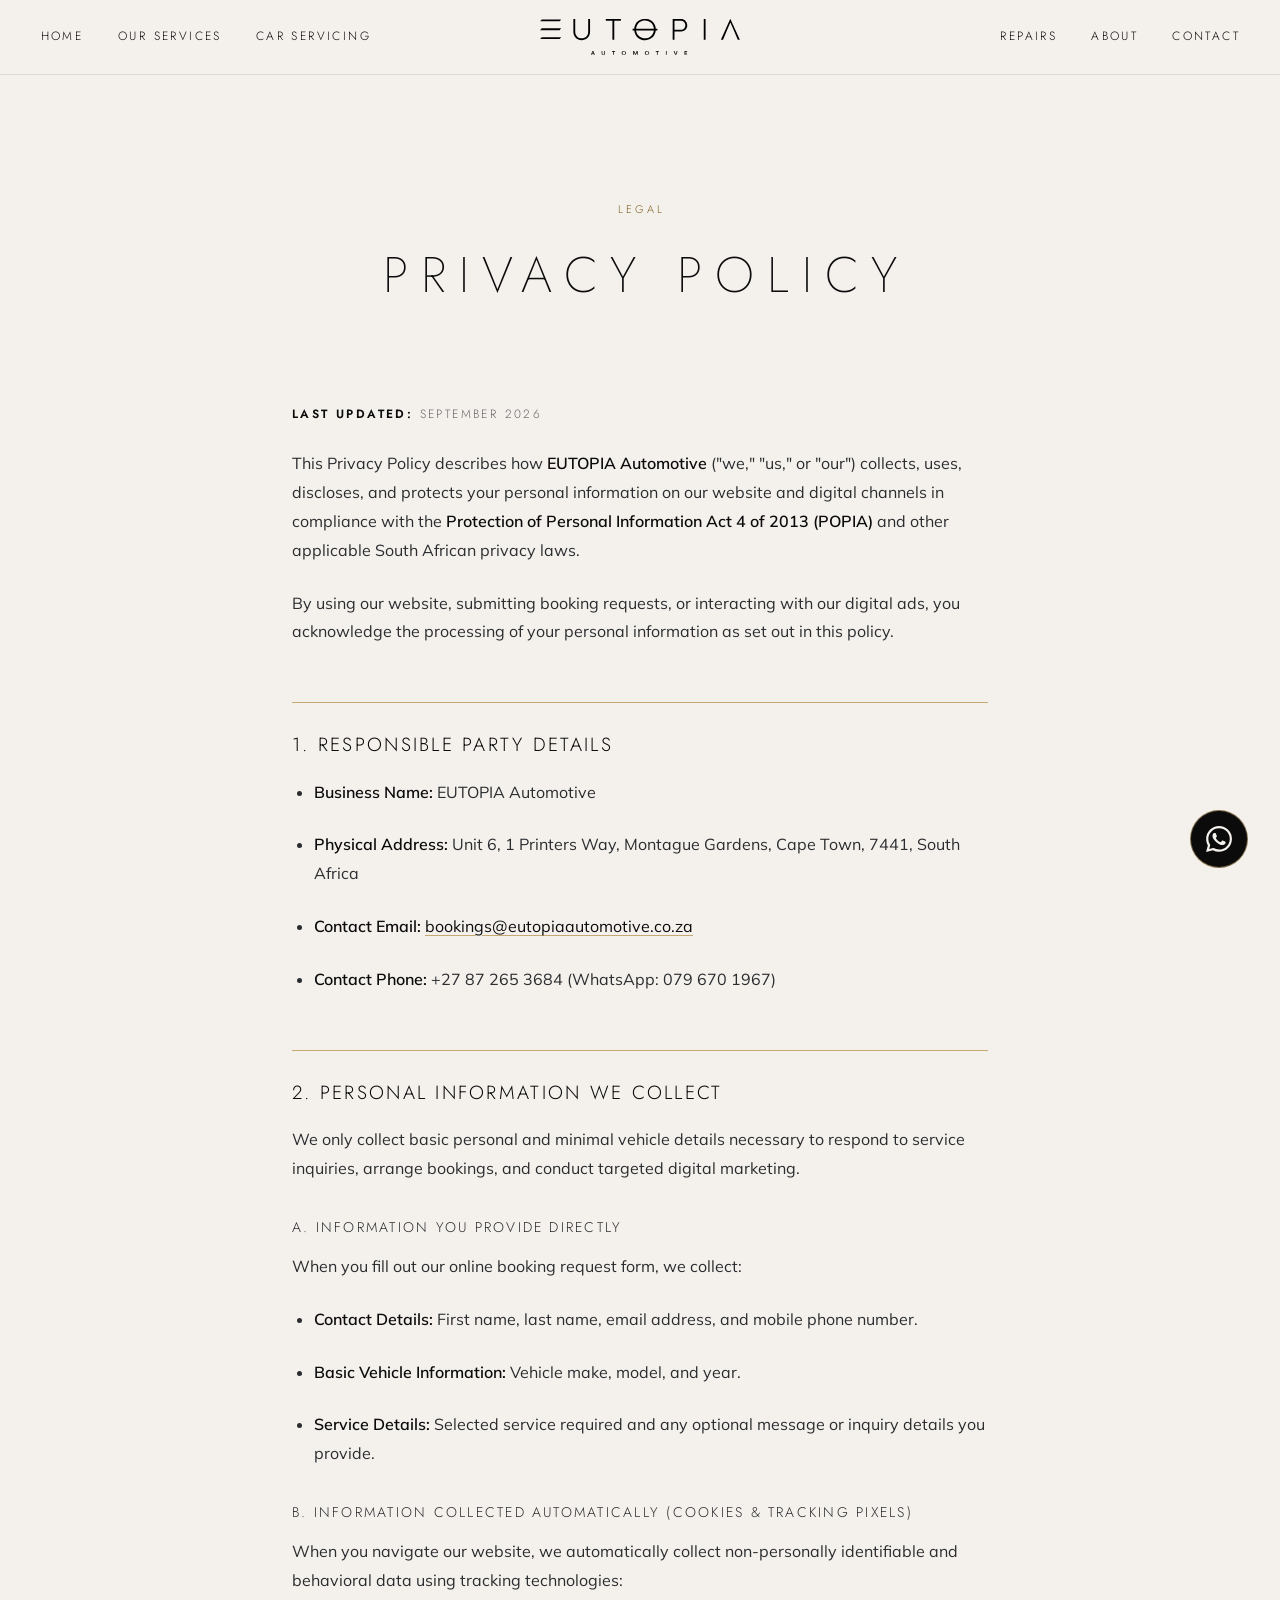
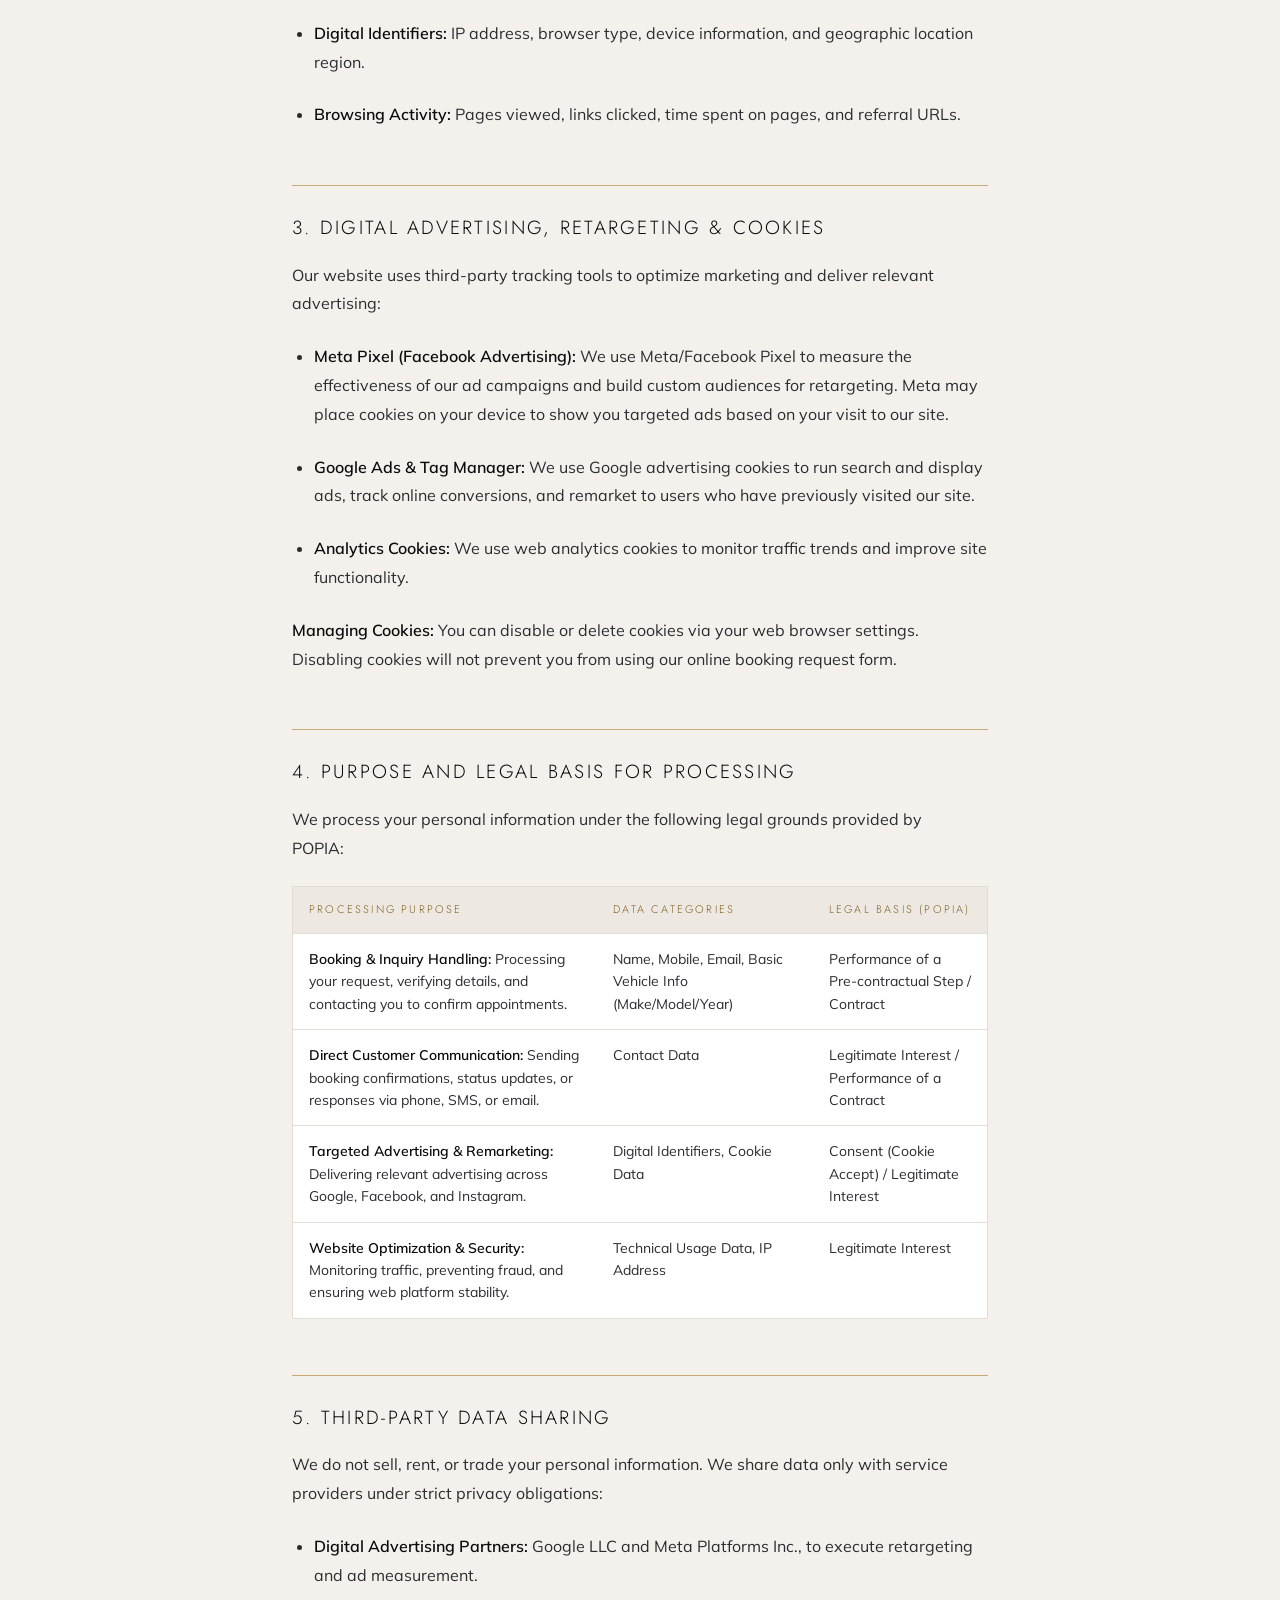
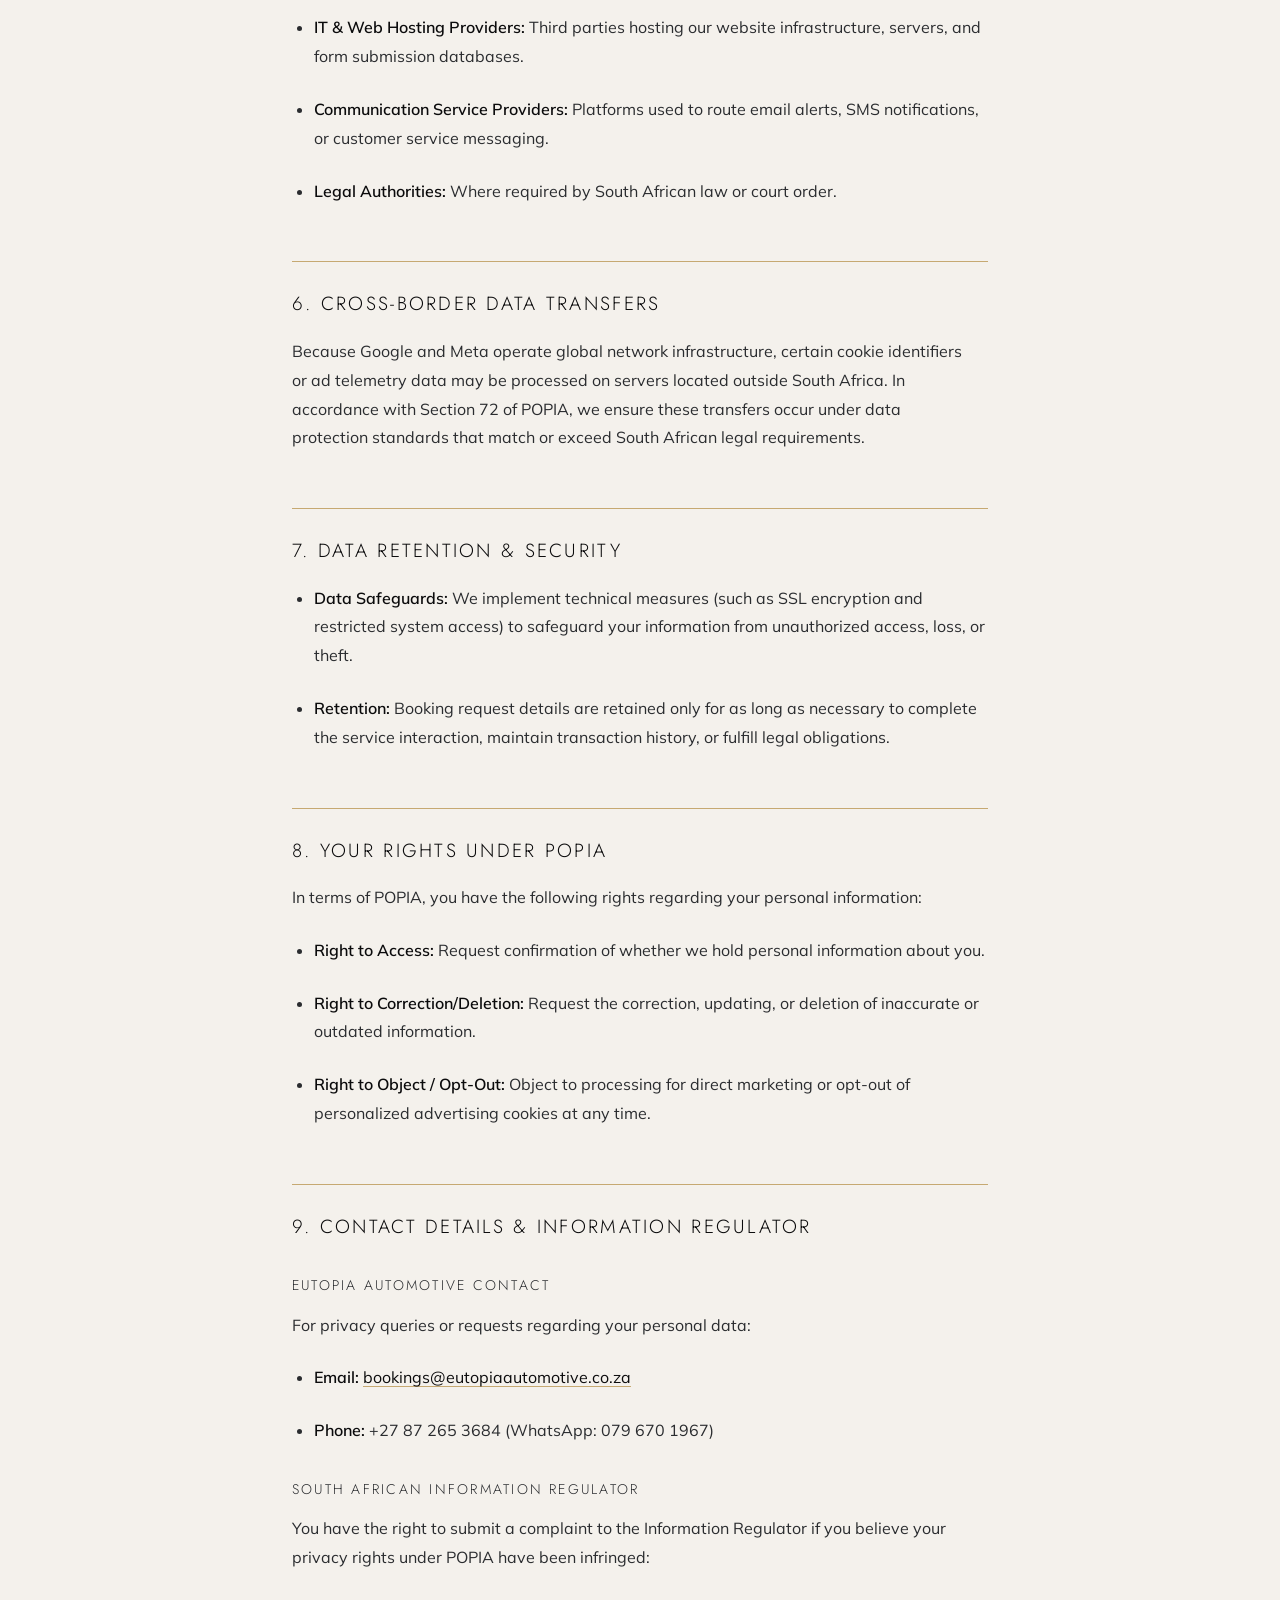
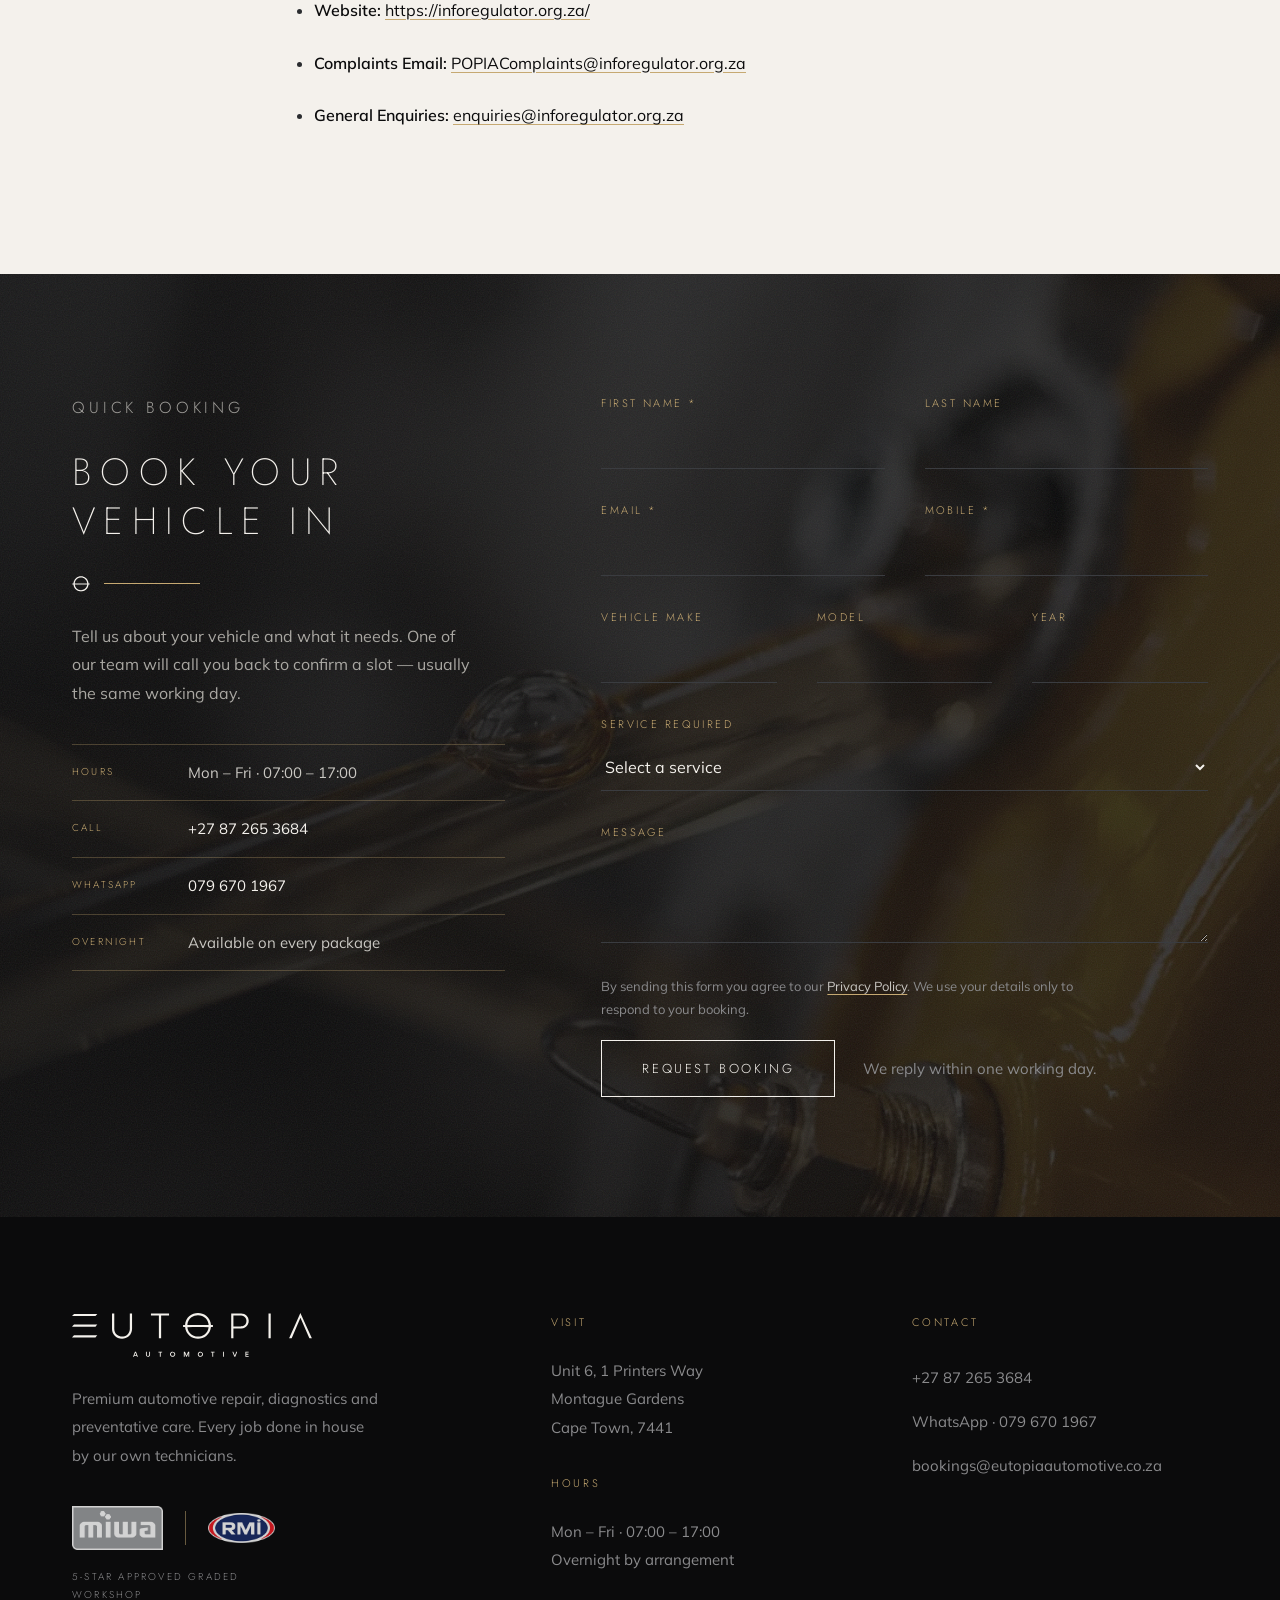
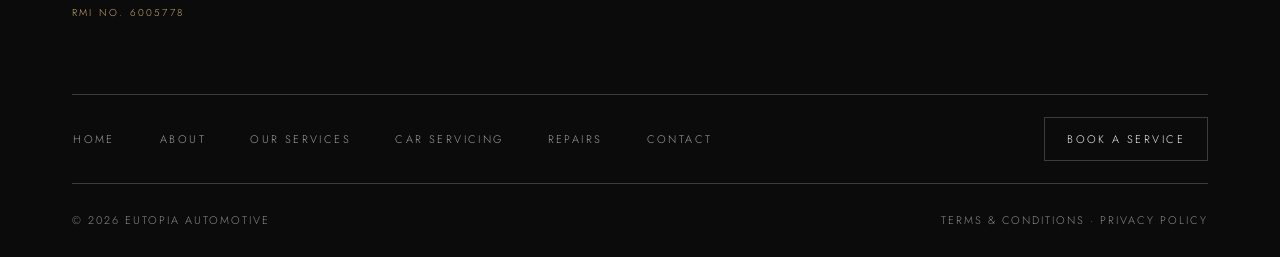
<file: privacy-policy.html>
<!DOCTYPE html>
<html lang="en-ZA">
<head>
<meta charset="UTF-8">
<meta name="viewport" content="width=device-width, initial-scale=1">
<title>Privacy Policy | EUTOPIA Automotive</title>
<meta name="description" content="How EUTOPIA Automotive collects, uses and protects your personal information, in line with POPIA.">
<meta name="robots" content="noindex, follow">
<link rel="canonical" href="https://www.eutopiaautomotive.co.za/privacy-policy">
<meta property="og:type" content="website">
<meta property="og:locale" content="en_ZA">
<meta property="og:site_name" content="EUTOPIA Automotive">
<meta property="og:title" content="Privacy Policy | EUTOPIA Automotive">
<meta property="og:description" content="How EUTOPIA Automotive collects, uses and protects your personal information, in line with POPIA.">
<meta property="og:url" content="https://www.eutopiaautomotive.co.za/privacy-policy">
<meta property="og:image" content="https://www.eutopiaautomotive.co.za/assets/img/og-eutopia.jpg">
<meta property="og:image:width" content="1200">
<meta property="og:image:height" content="630">
<meta property="og:image:alt" content="EUTOPIA Automotive — premium automotive care in Cape Town">
<meta name="twitter:card" content="summary_large_image">
<meta name="twitter:title" content="Privacy Policy | EUTOPIA Automotive">
<meta name="twitter:description" content="How EUTOPIA Automotive collects, uses and protects your personal information, in line with POPIA.">
<meta name="twitter:image" content="https://www.eutopiaautomotive.co.za/assets/img/og-eutopia.jpg">
<meta name="geo.region" content="ZA-WC">
<meta name="geo.placename" content="Montague Gardens, Cape Town">
<link rel="icon" type="image/svg+xml" href="/favicon.svg">
<link rel="apple-touch-icon" href="/favicon.svg">
<meta name="theme-color" content="#0B0B0C">
<link rel="alternate" type="text/plain" title="LLM summary" href="/llms.txt">
<link rel="preconnect" href="https://fonts.googleapis.com">
<link rel="preconnect" href="https://fonts.gstatic.com" crossorigin>
<link href="https://fonts.googleapis.com/css2?family=Jost:wght@200;300;400&family=Mulish:wght@300;400&display=swap" rel="stylesheet">
<link rel="stylesheet" href="/assets/css/site.css?v=528d8441c4">
<script type="application/ld+json">
{
 "@context": "https://schema.org",
 "@graph": [
  {
   "@type": [
    "AutoRepair",
    "LocalBusiness"
   ],
   "@id": "https://www.eutopiaautomotive.co.za/#business",
   "name": "EUTOPIA Automotive",
   "alternateName": "Total Motor Care",
   "url": "https://www.eutopiaautomotive.co.za/",
   "logo": "https://www.eutopiaautomotive.co.za/assets/brand/eutopia-logo-obsidian.svg",
   "image": "https://www.eutopiaautomotive.co.za/assets/img/og-eutopia.jpg",
   "description": "Independent automotive workshop in Montague Gardens, Cape Town: servicing, diagnostics, mechanical and auto-electrical repairs and overnight service for all makes.",
   "telephone": "+27872653684",
   "email": "bookings@eutopiaautomotive.co.za",
   "address": {
    "@type": "PostalAddress",
    "streetAddress": "Unit 6, 1 Printers Way",
    "addressLocality": "Cape Town",
    "addressRegion": "Western Cape",
    "postalCode": "7441",
    "addressCountry": "ZA"
   },
   "areaServed": [
    {
     "@type": "City",
     "name": "Cape Town"
    },
    {
     "@type": "Place",
     "name": "Montague Gardens"
    },
    {
     "@type": "Place",
     "name": "Milnerton"
    },
    {
     "@type": "Place",
     "name": "Century City"
    }
   ],
   "openingHoursSpecification": [
    {
     "@type": "OpeningHoursSpecification",
     "dayOfWeek": [
      "Monday",
      "Tuesday",
      "Wednesday",
      "Thursday",
      "Friday"
     ],
     "opens": "07:00",
     "closes": "17:00"
    }
   ],
   "priceRange": "R850–R4250",
   "currenciesAccepted": "ZAR",
   "memberOf": [
    {
     "@type": "Organization",
     "name": "Motor Industry Workshop Association (MIWA)",
     "url": "https://www.miwa.org.za/"
    },
    {
     "@type": "Organization",
     "name": "Retail Motor Industry Organisation (RMI)",
     "url": "https://www.rmi.org.za/"
    }
   ],
   "knowsAbout": [
    "Car servicing",
    "Vehicle diagnostics",
    "Auto-electrical repairs",
    "Brake repairs",
    "Suspension repairs",
    "Engine rebuilds",
    "Vehicle air-conditioning",
    "Wheel alignment and balancing",
    "Fleet maintenance"
   ],
   "contactPoint": [
    {
     "@type": "ContactPoint",
     "contactType": "customer service",
     "telephone": "+27872653684",
     "email": "bookings@eutopiaautomotive.co.za",
     "areaServed": "ZA",
     "availableLanguage": [
      "English"
     ]
    }
   ],
   "hasOfferCatalog": {
    "@id": "https://www.eutopiaautomotive.co.za/car-servicing#packages"
   }
  },
  {
   "@type": "BreadcrumbList",
   "@id": "https://www.eutopiaautomotive.co.za/privacy-policy#breadcrumb",
   "itemListElement": [
    {
     "@type": "ListItem",
     "position": 1,
     "name": "Home",
     "item": "https://www.eutopiaautomotive.co.za/"
    },
    {
     "@type": "ListItem",
     "position": 2,
     "name": "Privacy Policy",
     "item": "https://www.eutopiaautomotive.co.za/privacy-policy"
    }
   ]
  },
  {
   "@type": "WebPage",
   "@id": "https://www.eutopiaautomotive.co.za/privacy-policy#webpage",
   "url": "https://www.eutopiaautomotive.co.za/privacy-policy",
   "name": "Privacy Policy | EUTOPIA Automotive",
   "description": "How EUTOPIA Automotive collects, uses and protects your personal information, in line with POPIA.",
   "inLanguage": "en-ZA",
   "isPartOf": {
    "@id": "https://www.eutopiaautomotive.co.za/#website"
   },
   "about": {
    "@id": "https://www.eutopiaautomotive.co.za/#business"
   },
   "dateModified": "2026-09-22",
   "primaryImageOfPage": {
    "@type": "ImageObject",
    "url": "https://www.eutopiaautomotive.co.za/assets/img/og-eutopia.jpg"
   },
   "breadcrumb": {
    "@id": "https://www.eutopiaautomotive.co.za/privacy-policy#breadcrumb"
   }
  }
 ]
}
</script>
</head>
<body data-page="privacy" class="page-privacy">

<svg width="0" height="0" style="position:absolute" aria-hidden="true" focusable="false">
  <symbol id="eut-logo" viewBox="0 0 1639 300"><path d="M801.84 21.0896C833.213 -6.20371 883.853 -7.01705 916.4 18.7163C936.066 33.8896 947.92 58.063 949.093 82.7563C953.493 82.7563 957.893 82.7696 962.306 82.7696C962.306 87.3296 962.306 91.8896 962.306 96.463C957.826 96.463 953.36 96.4763 948.893 96.463C946.906 119.93 935.306 142.61 916.626 157.13C885.013 182.276 836.186 182.37 804.573 157.183C785.88 142.65 774.253 119.956 772.266 96.463C767.76 96.4763 763.253 96.463 758.76 96.463C758.733 91.8896 758.746 87.3296 758.76 82.7696C763.133 82.7696 767.52 82.7029 771.906 82.8629C773.36 59.4229 783.746 36.3563 801.84 21.0896ZM815.56 29.4896C798.88 41.9296 788.84 62.1163 787.6 82.7563C836.173 82.7696 884.746 82.7696 933.32 82.7563C932.213 65.303 925.093 48.1163 912.626 35.7429C887.64 10.2629 843.693 7.87627 815.56 29.4896ZM787.88 96.4896C789.533 111.796 795.8 126.703 806.28 138.063C830.24 164.836 874.333 168.69 903.373 148.076C920.293 136.383 931.026 116.85 933.04 96.4896C884.653 96.4629 836.266 96.4629 787.88 96.4896Z" fill="currentColor"/><path d="M1559.67 0.0898438C1585.97 57.5965 1612.17 115.157 1638.33 172.73C1632.63 172.73 1626.92 172.757 1621.23 172.717C1600.92 125.69 1580.64 78.6498 1560.24 31.6632C1540.28 78.6898 1520.37 125.743 1500.37 172.743C1494.49 172.743 1488.63 172.69 1482.77 172.77C1508.25 115.143 1534.05 57.6632 1559.67 0.0898438Z" fill="currentColor"/><path d="M273.254 2.95626C278.347 2.90292 283.441 2.92959 288.534 2.91626C288.574 38.3563 288.521 73.8096 288.561 109.25C288.667 124.396 295.401 139.516 307.187 149.156C326.214 165.05 356.427 165.303 375.667 149.61C387.734 139.983 394.694 124.663 394.787 109.303C394.814 73.8496 394.814 38.4096 394.787 2.9696C399.854 2.86294 404.921 2.99628 409.987 2.84961C410.241 37.8629 410.027 72.8763 410.094 107.89C410.387 127.063 402.374 146.383 387.867 159.063C360.894 183.436 314.521 181.303 290.347 153.943C279.334 141.85 273.361 125.516 273.267 109.21C273.241 73.7829 273.281 38.3696 273.254 2.95626Z" fill="currentColor"/><path d="M539.119 2.92975C580.373 2.92975 621.626 2.91642 662.879 2.92975C662.893 7.70309 662.893 12.4631 662.893 17.2364C644.799 17.2497 626.706 17.2364 608.626 17.2364C608.626 69.1964 608.626 121.143 608.626 173.09C603.533 173.103 598.439 173.09 593.346 173.103C593.333 121.143 593.333 69.1964 593.346 17.2497C575.266 17.2231 557.186 17.2631 539.119 17.2364C539.106 12.4631 539.106 7.68975 539.119 2.92975Z" fill="currentColor"/><path d="M1087.35 2.9306C1109.96 2.9306 1132.59 2.9039 1155.21 2.9439C1169.12 2.87724 1183.13 8.26392 1192.87 18.3306C1208.89 34.4373 1211.55 61.4106 1200.09 80.8239C1191.35 96.1439 1173.99 105.597 1156.47 105.717C1138.44 105.811 1120.4 105.731 1102.37 105.757C1102.36 128.211 1102.39 150.651 1102.36 173.091C1097.35 173.091 1092.33 173.104 1087.33 173.091C1087.32 116.371 1087.31 59.6506 1087.35 2.9306ZM1102.35 17.2639C1102.39 41.9839 1102.35 66.7173 1102.37 91.4373C1116.43 91.4506 1130.48 91.4373 1144.53 91.4506C1154.76 91.7039 1165.76 91.8906 1174.61 85.9173C1191.88 75.3973 1196.27 50.2506 1185.57 33.5973C1179.23 23.3173 1167.27 17.1839 1155.28 17.2506C1137.64 17.2373 1120 17.2239 1102.35 17.2639Z" fill="currentColor"/><path d="M1342.15 2.92936C1347.13 2.91603 1352.13 2.92935 1357.15 2.91602C1357.19 59.6493 1357.17 116.369 1357.16 173.103C1352.13 173.089 1347.13 173.103 1342.13 173.076C1342.13 116.369 1342.12 59.6494 1342.15 2.92936Z" fill="currentColor"/><path d="M0 20.8224C4.57333 15.8758 9.12 10.9158 13.7067 5.98242C66.72 5.99576 119.747 5.9691 172.76 5.99577C168.587 10.9558 164.4 15.9158 160.187 20.8491C106.787 20.8091 53.4 20.8491 0 20.8224Z" fill="currentColor"/><path d="M14.0937 79.0368C66.9737 78.8501 119.867 79.0101 172.76 78.9568C168.654 83.9168 164.414 88.7568 160.347 93.7435C106.907 93.8768 53.4537 93.7701 0.0136719 93.7968C4.80034 88.9835 8.93367 83.3568 14.0937 79.0368Z" fill="currentColor"/><path d="M13.814 151.889C66.8007 151.995 119.774 151.875 172.761 151.942C168.601 156.889 164.414 161.822 160.254 166.755C106.841 166.782 53.4407 166.782 0.0273438 166.755C4.60068 161.782 9.14734 156.769 13.814 151.889Z" fill="currentColor"/><path d="M682.454 264.837C691.974 262.077 703.214 268.424 704.667 278.477C706.614 287.477 700.294 297.21 691.174 298.797C682.347 300.97 672.201 295.61 669.961 286.61C667.107 277.49 673.027 266.824 682.454 264.837ZM681.094 271.49C672.961 275.784 673.681 289.37 682.361 292.624C690.054 296.304 699.907 289.637 698.947 281.064C698.961 272.424 688.294 266.957 681.094 271.49Z" fill="currentColor"/><path d="M873.107 264.649C882.974 262.196 894.081 269.489 894.721 279.863C896.147 289.703 887.734 299.263 877.801 299.209C868.414 299.983 859.334 292.209 859.201 282.703C858.481 274.276 864.787 266.089 873.107 264.649ZM871.734 271.089C863.387 274.689 863.041 288.009 871.147 292.089C878.281 296.396 888.734 291.076 888.787 282.569C889.947 273.716 879.481 266.929 871.734 271.089Z" fill="currentColor"/><path d="M429.934 264.797C432.227 264.797 434.52 264.784 436.827 264.797C441.307 276.077 445.76 287.384 450.214 298.677C448.054 298.664 445.907 298.664 443.76 298.664C442.854 296.264 441.934 293.877 441 291.49C435.867 291.49 430.734 291.49 425.6 291.49C424.667 293.877 423.747 296.264 422.854 298.677C420.747 298.664 418.64 298.664 416.547 298.677C421 287.384 425.454 276.09 429.934 264.797ZM433.214 271.29C431.44 276.25 429.507 281.157 427.667 286.09C431.414 286.077 435.187 286.077 438.947 286.09C437.054 281.144 435.28 276.157 433.214 271.29Z" fill="currentColor"/><path d="M505.133 287.37C504.839 279.85 505.093 272.317 505.039 264.81C506.466 264.797 509.346 264.783 510.786 264.783C510.959 272.063 510.653 279.357 510.933 286.65C511.266 291.237 516.213 294.423 520.586 293.41C524.386 292.837 527.279 289.143 527.066 285.33C527.133 278.49 527.039 271.637 527.079 264.797C529.013 264.797 530.946 264.797 532.893 264.797C532.839 272.023 532.999 279.263 532.839 286.49C532.773 293.557 526.186 299.37 519.239 299.223C512.413 299.61 505.706 294.29 505.133 287.37Z" fill="currentColor"/><path d="M590.213 270.304C590.226 268.45 590.24 266.624 590.253 264.797C598.626 264.81 607 264.784 615.373 264.81C615.36 266.637 615.36 268.477 615.373 270.317C612.16 270.304 608.96 270.317 605.773 270.33C605.76 279.77 605.773 289.224 605.76 298.677C603.813 298.664 601.866 298.664 599.933 298.677C599.866 289.21 600.026 279.744 599.84 270.277C596.626 270.317 593.426 270.317 590.213 270.304Z" fill="currentColor"/><path d="M763.721 298.624C763.774 287.344 763.694 276.077 763.747 264.797C766.267 264.784 768.787 264.797 771.334 264.797C774.987 273.064 778.521 281.384 782.214 289.637C785.801 281.37 789.427 273.117 792.974 264.824C795.481 264.797 797.987 264.797 800.507 264.797C800.521 276.09 800.521 287.384 800.507 298.677C798.561 298.664 796.614 298.664 794.681 298.677C794.667 290.69 794.667 282.69 794.681 274.704C791.147 282.664 787.681 290.664 784.201 298.637C783.201 298.677 781.187 298.744 780.187 298.77C776.467 291.05 773.454 282.997 769.667 275.304C769.481 283.104 769.614 290.89 769.574 298.69C767.614 298.664 765.654 298.624 763.721 298.624Z" fill="currentColor"/><path d="M948.627 264.809C957.013 264.795 965.4 264.795 973.787 264.809C973.773 266.635 973.76 268.462 973.773 270.316C970.56 270.302 967.36 270.316 964.16 270.329C964.16 279.782 964.173 289.222 964.16 298.675C962.2 298.662 960.253 298.662 958.32 298.675C958.307 289.222 958.32 279.782 958.32 270.329C955.08 270.316 951.853 270.302 948.64 270.316C948.627 268.476 948.613 266.635 948.627 264.809Z" fill="currentColor"/><path d="M1032.01 264.797C1033.93 264.797 1035.88 264.797 1037.84 264.81C1037.85 276.09 1037.85 287.384 1037.84 298.677C1035.88 298.664 1033.93 298.664 1032.01 298.677C1032 287.384 1032 276.09 1032.01 264.797Z" fill="currentColor"/><path d="M1095.2 264.81C1097.37 264.797 1099.57 264.797 1101.79 264.797C1105.16 273.53 1108.63 282.237 1111.91 291.01C1114.93 282.384 1120.27 274.144 1120.33 264.797C1122.35 264.797 1124.36 264.797 1126.39 264.81C1126.53 268.184 1125.95 271.557 1124.67 274.704C1121.48 282.717 1118.17 290.677 1114.97 298.677C1112.93 298.664 1110.91 298.664 1108.91 298.677C1104.35 287.37 1099.76 276.104 1095.2 264.81Z" fill="currentColor"/><path d="M1184.28 264.809C1191.63 264.795 1198.96 264.795 1206.32 264.809C1206.29 266.635 1206.29 268.462 1206.32 270.316C1200.91 270.329 1195.51 270.302 1190.11 270.329C1190.08 273.182 1190.08 276.036 1190.09 278.902C1194.96 278.902 1199.83 278.902 1204.69 278.902C1204.68 280.729 1204.68 282.569 1204.71 284.409C1199.83 284.409 1194.97 284.409 1190.11 284.409C1190.08 287.329 1190.08 290.249 1190.09 293.182C1195.59 293.195 1201.09 293.182 1206.6 293.182C1206.56 295.049 1206.53 296.902 1206.41 298.782C1199.04 298.555 1191.65 298.729 1184.28 298.675C1184.27 287.382 1184.27 276.089 1184.28 264.809Z" fill="currentColor"/></symbol>
  <symbol id="eut-logo-black" viewBox="0 0 1639 300"><path d="M801.84 21.0896C833.213 -6.20371 883.853 -7.01705 916.4 18.7163C936.066 33.8896 947.92 58.063 949.093 82.7563C953.493 82.7563 957.893 82.7696 962.306 82.7696C962.306 87.3296 962.306 91.8896 962.306 96.463C957.826 96.463 953.36 96.4763 948.893 96.463C946.906 119.93 935.306 142.61 916.626 157.13C885.013 182.276 836.186 182.37 804.573 157.183C785.88 142.65 774.253 119.956 772.266 96.463C767.76 96.4763 763.253 96.463 758.76 96.463C758.733 91.8896 758.746 87.3296 758.76 82.7696C763.133 82.7696 767.52 82.7029 771.906 82.8629C773.36 59.4229 783.746 36.3563 801.84 21.0896ZM815.56 29.4896C798.88 41.9296 788.84 62.1163 787.6 82.7563C836.173 82.7696 884.746 82.7696 933.32 82.7563C932.213 65.3029 925.093 48.1163 912.626 35.7429C887.64 10.2629 843.693 7.87627 815.56 29.4896ZM787.88 96.4896C789.533 111.796 795.8 126.703 806.28 138.063C830.24 164.836 874.333 168.69 903.373 148.076C920.293 136.383 931.026 116.85 933.04 96.4896C884.653 96.4629 836.266 96.4629 787.88 96.4896Z" fill="black"/><path d="M1559.67 0.0898438C1585.97 57.5965 1612.17 115.157 1638.33 172.73C1632.63 172.73 1626.92 172.757 1621.23 172.717C1600.92 125.69 1580.64 78.6498 1560.24 31.6632C1540.28 78.6898 1520.37 125.743 1500.37 172.743C1494.49 172.743 1488.63 172.69 1482.77 172.77C1508.25 115.143 1534.05 57.6632 1559.67 0.0898438Z" fill="black"/><path d="M273.254 2.95626C278.347 2.90292 283.441 2.92959 288.534 2.91626C288.574 38.3563 288.521 73.8096 288.561 109.25C288.667 124.396 295.401 139.516 307.187 149.156C326.214 165.05 356.427 165.303 375.667 149.61C387.734 139.983 394.694 124.663 394.787 109.303C394.814 73.8496 394.814 38.4096 394.787 2.9696C399.854 2.86294 404.921 2.99628 409.987 2.84961C410.241 37.8629 410.027 72.8763 410.094 107.89C410.387 127.063 402.374 146.383 387.867 159.063C360.894 183.436 314.521 181.303 290.347 153.943C279.334 141.85 273.361 125.516 273.267 109.21C273.241 73.7829 273.281 38.3696 273.254 2.95626Z" fill="black"/><path d="M539.119 2.92975C580.373 2.92975 621.626 2.91642 662.879 2.92975C662.893 7.70309 662.893 12.4631 662.893 17.2364C644.799 17.2497 626.706 17.2364 608.626 17.2364C608.626 69.1964 608.626 121.143 608.626 173.09C603.533 173.103 598.439 173.09 593.346 173.103C593.333 121.143 593.333 69.1964 593.346 17.2497C575.266 17.2231 557.186 17.2631 539.119 17.2364C539.106 12.4631 539.106 7.68975 539.119 2.92975Z" fill="black"/><path d="M1087.35 2.9306C1109.96 2.9306 1132.59 2.9039 1155.21 2.9439C1169.12 2.87724 1183.13 8.26392 1192.87 18.3306C1208.89 34.4373 1211.55 61.4106 1200.09 80.8239C1191.35 96.1439 1173.99 105.597 1156.47 105.717C1138.44 105.811 1120.4 105.731 1102.37 105.757C1102.36 128.211 1102.39 150.651 1102.36 173.091C1097.35 173.091 1092.33 173.104 1087.33 173.091C1087.32 116.371 1087.31 59.6506 1087.35 2.9306ZM1102.35 17.2639C1102.39 41.9839 1102.35 66.7173 1102.37 91.4373C1116.43 91.4506 1130.48 91.4372 1144.53 91.4506C1154.76 91.7039 1165.76 91.8906 1174.61 85.9173C1191.88 75.3973 1196.27 50.2506 1185.57 33.5973C1179.23 23.3173 1167.27 17.1839 1155.28 17.2506C1137.64 17.2373 1120 17.2239 1102.35 17.2639Z" fill="black"/><path d="M1342.15 2.92936C1347.13 2.91603 1352.13 2.92935 1357.15 2.91602C1357.19 59.6493 1357.17 116.369 1357.16 173.103C1352.13 173.089 1347.13 173.103 1342.13 173.076C1342.13 116.369 1342.12 59.6494 1342.15 2.92936Z" fill="black"/><path d="M0 20.8224C4.57333 15.8758 9.12 10.9158 13.7067 5.98242C66.72 5.99576 119.747 5.9691 172.76 5.99577C168.587 10.9558 164.4 15.9158 160.187 20.8491C106.787 20.8091 53.4 20.8491 0 20.8224Z" fill="black"/><path d="M14.0937 79.0368C66.9737 78.8501 119.867 79.0101 172.76 78.9568C168.654 83.9168 164.414 88.7568 160.347 93.7435C106.907 93.8768 53.4537 93.7701 0.0136719 93.7968C4.80034 88.9835 8.93367 83.3568 14.0937 79.0368Z" fill="black"/><path d="M13.814 151.889C66.8007 151.995 119.774 151.875 172.761 151.942C168.601 156.889 164.414 161.822 160.254 166.755C106.841 166.782 53.4407 166.782 0.0273438 166.755C4.60068 161.782 9.14734 156.769 13.814 151.889Z" fill="black"/><path d="M682.454 264.837C691.974 262.077 703.214 268.424 704.667 278.477C706.614 287.477 700.294 297.21 691.174 298.797C682.347 300.97 672.201 295.61 669.961 286.61C667.107 277.49 673.027 266.824 682.454 264.837ZM681.094 271.49C672.961 275.784 673.681 289.37 682.361 292.624C690.054 296.304 699.907 289.637 698.947 281.064C698.961 272.424 688.294 266.957 681.094 271.49Z" fill="black"/><path d="M873.107 264.649C882.974 262.196 894.081 269.489 894.721 279.863C896.147 289.703 887.734 299.263 877.801 299.209C868.414 299.983 859.334 292.209 859.201 282.703C858.481 274.276 864.787 266.089 873.107 264.649ZM871.734 271.089C863.387 274.689 863.041 288.009 871.147 292.089C878.281 296.396 888.734 291.076 888.787 282.569C889.947 273.716 879.481 266.929 871.734 271.089Z" fill="black"/><path d="M429.934 264.797C432.227 264.797 434.52 264.784 436.827 264.797C441.307 276.077 445.76 287.384 450.214 298.677C448.054 298.664 445.907 298.664 443.76 298.664C442.854 296.264 441.934 293.877 441 291.49C435.867 291.49 430.734 291.49 425.6 291.49C424.667 293.877 423.747 296.264 422.854 298.677C420.747 298.664 418.64 298.664 416.547 298.677C421 287.384 425.454 276.09 429.934 264.797ZM433.214 271.29C431.44 276.25 429.507 281.157 427.667 286.09C431.414 286.077 435.187 286.077 438.947 286.09C437.054 281.144 435.28 276.157 433.214 271.29Z" fill="black"/><path d="M505.133 287.37C504.839 279.85 505.093 272.317 505.039 264.81C506.466 264.797 509.346 264.783 510.786 264.783C510.959 272.063 510.653 279.357 510.933 286.65C511.266 291.237 516.213 294.423 520.586 293.41C524.386 292.837 527.279 289.143 527.066 285.33C527.133 278.49 527.039 271.637 527.079 264.797C529.013 264.797 530.946 264.797 532.893 264.797C532.839 272.023 532.999 279.263 532.839 286.49C532.773 293.557 526.186 299.37 519.239 299.223C512.413 299.61 505.706 294.29 505.133 287.37Z" fill="black"/><path d="M590.213 270.304C590.226 268.45 590.24 266.624 590.253 264.797C598.626 264.81 607 264.784 615.373 264.81C615.36 266.637 615.36 268.477 615.373 270.317C612.16 270.304 608.96 270.317 605.773 270.33C605.76 279.77 605.773 289.224 605.76 298.677C603.813 298.664 601.866 298.664 599.933 298.677C599.866 289.21 600.026 279.744 599.84 270.277C596.626 270.317 593.426 270.317 590.213 270.304Z" fill="black"/><path d="M763.721 298.624C763.774 287.344 763.694 276.077 763.747 264.797C766.267 264.784 768.787 264.797 771.334 264.797C774.987 273.064 778.521 281.384 782.214 289.637C785.801 281.37 789.427 273.117 792.974 264.824C795.481 264.797 797.987 264.797 800.507 264.797C800.521 276.09 800.521 287.384 800.507 298.677C798.561 298.664 796.614 298.664 794.681 298.677C794.667 290.69 794.667 282.69 794.681 274.704C791.147 282.664 787.681 290.664 784.201 298.637C783.201 298.677 781.187 298.744 780.187 298.77C776.467 291.05 773.454 282.997 769.667 275.304C769.481 283.104 769.614 290.89 769.574 298.69C767.614 298.664 765.654 298.624 763.721 298.624Z" fill="black"/><path d="M948.627 264.809C957.013 264.795 965.4 264.795 973.787 264.809C973.773 266.635 973.76 268.462 973.773 270.316C970.56 270.302 967.36 270.316 964.16 270.329C964.16 279.782 964.173 289.222 964.16 298.675C962.2 298.662 960.253 298.662 958.32 298.675C958.307 289.222 958.32 279.782 958.32 270.329C955.08 270.316 951.853 270.302 948.64 270.316C948.627 268.476 948.613 266.635 948.627 264.809Z" fill="black"/><path d="M1032.01 264.797C1033.93 264.797 1035.88 264.797 1037.84 264.81C1037.85 276.09 1037.85 287.384 1037.84 298.677C1035.88 298.664 1033.93 298.664 1032.01 298.677C1032 287.384 1032 276.09 1032.01 264.797Z" fill="black"/><path d="M1095.2 264.81C1097.37 264.797 1099.57 264.797 1101.79 264.797C1105.16 273.53 1108.63 282.237 1111.91 291.01C1114.93 282.384 1120.27 274.144 1120.33 264.797C1122.35 264.797 1124.36 264.797 1126.39 264.81C1126.53 268.184 1125.95 271.557 1124.67 274.704C1121.48 282.717 1118.17 290.677 1114.97 298.677C1112.93 298.664 1110.91 298.664 1108.91 298.677C1104.35 287.37 1099.76 276.104 1095.2 264.81Z" fill="black"/><path d="M1184.28 264.809C1191.63 264.795 1198.96 264.795 1206.32 264.809C1206.29 266.635 1206.29 268.462 1206.32 270.316C1200.91 270.329 1195.51 270.302 1190.11 270.329C1190.08 273.182 1190.08 276.036 1190.09 278.902C1194.96 278.902 1199.83 278.902 1204.69 278.902C1204.68 280.729 1204.68 282.569 1204.71 284.409C1199.83 284.409 1194.97 284.409 1190.11 284.409C1190.08 287.329 1190.08 290.249 1190.09 293.182C1195.59 293.195 1201.09 293.182 1206.6 293.182C1206.56 295.049 1206.53 296.902 1206.41 298.782C1199.04 298.555 1191.65 298.729 1184.28 298.675C1184.27 287.382 1184.27 276.089 1184.28 264.809Z" fill="black"/></symbol>
  <symbol id="eut-mark" viewBox="756 -4 209 187"><path d="M801.84 21.0896C833.213 -6.20371 883.853 -7.01705 916.4 18.7163C936.066 33.8896 947.92 58.063 949.093 82.7563C953.493 82.7563 957.893 82.7696 962.306 82.7696C962.306 87.3296 962.306 91.8896 962.306 96.463C957.826 96.463 953.36 96.4763 948.893 96.463C946.906 119.93 935.306 142.61 916.626 157.13C885.013 182.276 836.186 182.37 804.573 157.183C785.88 142.65 774.253 119.956 772.266 96.463C767.76 96.4763 763.253 96.463 758.76 96.463C758.733 91.8896 758.746 87.3296 758.76 82.7696C763.133 82.7696 767.52 82.7029 771.906 82.8629C773.36 59.4229 783.746 36.3563 801.84 21.0896ZM815.56 29.4896C798.88 41.9296 788.84 62.1163 787.6 82.7563C836.173 82.7696 884.746 82.7696 933.32 82.7563C932.213 65.303 925.093 48.1163 912.626 35.7429C887.64 10.2629 843.693 7.87627 815.56 29.4896ZM787.88 96.4896C789.533 111.796 795.8 126.703 806.28 138.063C830.24 164.836 874.333 168.69 903.373 148.076C920.293 136.383 931.026 116.85 933.04 96.4896C884.653 96.4629 836.266 96.4629 787.88 96.4896Z" fill="currentColor"/></symbol>

  <symbol id="mq-jaguar" viewBox="0 0 1045.7 85"><g fill="currentColor"><g> <g> <path d="M997.4,53.2l6.1-0.5c2.5-0.2,5-0.5,7.3-0.8c6-0.9,11.1-2.5,15.3-4.7c1.6-0.8,2.4-1.4,4.2-2.7&#xA;&#x9;&#x9;&#x9;c5.3-3.8,8-8.9,8.4-15.9c0.1-1.4,0-2.5-0.1-3.7c-0.3-4.4-1.3-8.1-3.1-11c-2.1-3.5-5.1-6.2-9.1-8.2c-4-2-9.1-3.5-15-4.4&#xA;&#x9;&#x9;&#x9;c0,0-8.7-1.4-21.6-1.4h-98.6v83.1h31V53.8h42.1l47.4,29.3h34L997.4,53.2z M983.3,9.6c0.2,0,0.3,0,0.5,0c3.5,0.1,6.5,0.2,9.1,0.5&#xA;&#x9;&#x9;&#x9;c3.3,0.4,6.1,1.1,8.3,2.3c2.3,1.2,4.1,3,5,5.2c0.9,1.9,1.3,4.3,1.4,7.2c0,0.2,0.1,4.2-0.1,6.2c-0.1,2-0.6,4.2-1.3,5.7&#xA;&#x9;&#x9;&#x9;c-0.7,1.6-1.7,2.9-3.1,4c-0.4,0.3-0.8,0.6-1.2,0.8c-2,1.1-4.5,1.8-7.7,2.2c-2.9,0.3-6.6,0.5-11,0.5h-61.2V9.6H983.3z"> </path> <path d="M101.8,0v39.1c0,11.7-4.3,20.4-12.8,25.8C81.7,69.6,71.1,72,57.6,72H0v11.1h47.8c13.3,0,25.5-0.5,36.2-1.5&#xA;&#x9;&#x9;&#x9;c10.5-1,19.4-3,26.6-6c7-2.9,12.5-7.1,16.3-12.5c3.4-4.9,5.3-11.3,5.7-19.2c0-0.7,0.1-1.6,0.1-2.6V0H101.8z"> </path> <path d="M456.7,45V72h-47.3c-24.8,0-39.2-8-43.1-23.6c-1.6-6.5-0.6-12.7,0-15c3.8-15.8,18-23.5,43.1-23.5h74V0h-64.3&#xA;&#x9;&#x9;&#x9;c-13.5,0-25.7,0.5-36.4,1.4c-10.4,0.9-19.4,2.9-26.6,5.8c-7.1,2.9-12.5,7-16.2,12.4c-3.6,5.1-5.4,12-5.6,20.5c0,0.2,0,0.4,0,0.7&#xA;&#x9;&#x9;&#x9;c0,0.4,0,0.8,0,1.3c0.1,8.8,2,15.9,5.7,21.1c3.8,5.4,9.3,9.6,16.3,12.5c7.2,3,16.2,5,26.6,6c10.7,1,22.8,1.5,36.2,1.5h68.5V45&#xA;&#x9;&#x9;&#x9;H456.7z"> </path> <path d="M250.1,0h-31.9l-71.5,83.1h18.5l16.1-18.7h89.9l16.1,18.7h34.4L250.1,0z M226.2,12.2l37.3,43.3h-74.5&#xA;&#x9;&#x9;&#x9;L226.2,12.2z"> </path> <path d="M760.1,0l-71.5,83.1h18.5l16.1-18.8h89.8l16.1,18.8h34.5L792.1,0H760.1z M805.5,55.5h-74.6l37.3-43.3&#xA;&#x9;&#x9;&#x9;L805.5,55.5z"> </path> <path d="M643.7,0v42.1c0,3.6-0.5,6.9-1.2,9.9c-4,15.3-18.3,23.1-42.9,23.2h-3.1c-24.7,0-39.1-8-43-23.5&#xA;&#x9;&#x9;&#x9;c-0.7-2.9-1.1-6.1-1.1-9.5V0h-31v43.4c0,9,1.9,16.4,5.7,21.8c2.4,3.3,5.4,6.3,9,8.7c2.2,1.4,4.6,2.7,7.3,3.8&#xA;&#x9;&#x9;&#x9;c2.7,1.1,5.6,2.1,8.8,2.9c5.3,1.4,11.3,2.4,17.9,3.1c8.3,0.8,17.7,1.3,27.9,1.3c10.3,0,19.6-0.5,27.9-1.3c6.5-0.6,12.5-1.6,17.8-3&#xA;&#x9;&#x9;&#x9;c3.2-0.8,6.1-1.8,8.8-2.9c2.7-1.1,5.1-2.3,7.3-3.8c3.7-2.4,6.7-5.3,9-8.7c3.8-5.4,5.7-12.8,5.7-21.8V0H643.7z"> </path> </g> </g></g></symbol>
  <symbol id="mq-landrover" viewBox="0 0 226.75 118.75"><g fill="currentColor"><path d="M153.79,76.5l2.07-5.62h-9.49l1.47-4.29h10.28l2.26-6.2h-19.41l-.27.79.46.46c.5.48.48,1.06.05,2.31l-8.09,23.31h18.14l2.19-6.24h-10.59l1.56-4.52h9.37ZM131.15,60.41l-9.88,19.3h-.21l-.5-19.3h-8.27l-.32.7.71.43c.68.48.87.97.96,2.31l1.12,23.42h9.21l14.86-26.86h-7.69ZM57.02,63.87l-20.38,6.66-2.49,6.79h17.97l2.34-6.4h-12.46l14.14-4.76.87-2.3h0ZM76.32,70.16c-.47,1.15-.98,1.42-1.65,1.69-.45.18-1.4.24-2.32.24h-3.56l1.93-5.55h4.3c1.29,0,1.81.67,1.83,1.42,0,.48-.22,1.37-.54,2.19h0ZM75.68,60.41h-11.66l-.24.7.47.46c.5.49.48,1.06.04,2.31l-8.15,23.39h7.45l3.18-9.29h2.52s2.8,9.29,2.8,9.29h7.48l-3.52-9.5c2.04-.33,3.07-.91,4.09-1.82,1.4-1.28,2.38-3.07,3.18-5.71,1.17-3.83.46-6.01-.29-7.13-1.04-1.54-3.23-2.7-7.37-2.7h0ZM175.57,70.16c-.46,1.15-.98,1.42-1.64,1.69-.46.18-1.4.24-2.32.24h-3.55l1.92-5.55h4.3c1.28,0,1.81.67,1.82,1.42.01.48-.22,1.37-.53,2.19h0ZM174.92,60.41h-11.66l-.23.7.47.46c.5.49.48,1.06.05,2.31l-8.15,23.39h7.45l3.18-9.28h2.52l2.8,9.28h7.47l-3.51-9.5c2.04-.33,3.06-.91,4.08-1.82,1.41-1.28,2.38-3.07,3.18-5.71,1.18-3.83.47-6.01-.29-7.13-1.04-1.54-3.23-2.7-7.38-2.7h0ZM190.21,96.45c-20.45,10.51-47.74,16.3-76.84,16.3s-56.37-5.79-76.83-16.3c-19.67-10.11-30.51-23.28-30.51-37.07s10.84-26.97,30.51-37.08C57,11.79,84.28,6,113.38,6s56.38,5.8,76.84,16.3c19.68,10.1,30.51,23.27,30.51,37.08s-10.83,26.96-30.51,37.07ZM192.98,16.97C171.68,6.03,143.41,0,113.38,0S55.08,6.03,33.78,16.97C21.16,23.45,0,37.59,0,59.38s21.16,35.92,33.78,42.4c21.29,10.94,49.56,16.97,79.6,16.97s58.31-6.03,79.61-16.97c12.61-6.49,33.77-20.62,33.77-42.4s-21.16-35.92-33.77-42.41h0ZM187.35,90.94c-22.01,11.31-49.38,15.6-73.97,15.6s-51.96-4.3-73.97-15.6c-11.65-5.99-27.13-17.03-27.13-31.56s15.48-25.58,27.13-31.56c22.01-11.31,49.38-15.6,73.97-15.6s51.96,4.29,73.97,15.6c11.66,5.99,27.13,17.01,27.13,31.56s-15.48,25.58-27.13,31.56h0ZM188.49,25.61c-22.35-11.49-50.17-15.89-75.11-15.89s-52.76,4.4-75.11,15.89c-12.55,6.45-28.48,18.08-28.48,33.77s15.93,27.31,28.48,33.77c22.35,11.48,50.17,15.88,75.11,15.88s52.77-4.39,75.11-15.88c12.56-6.45,28.49-18.09,28.49-33.77s-15.93-27.32-28.49-33.77h0ZM101.73,74.31c-.93,2.64-1.65,4.34-2.73,5.46-.84.88-1.96,1.51-4.52,1.51-2.01,0-3.13-.82-3.13-2.36-.01-1,.26-2.52,1.33-5.47.93-2.64,1.65-4.34,2.73-5.46.83-.88,1.95-1.51,4.52-1.51,2.01,0,3.13.82,3.13,2.36.02,1.01-.25,2.53-1.33,5.47ZM101.3,60.08h-.86c-5.09,0-7.99,1.36-10.38,3.88-2.97,3.12-5.75,11.56-5.7,16.03.06,4.55,3.02,7.71,9.24,7.71h.91c5.1,0,8.01-1.37,10.39-3.88,2.97-3.13,5.7-11.56,5.64-16.02-.06-4.55-3.02-7.71-9.25-7.71h0ZM47.65,54.6h18.43s2.23-6.41,2.23-6.41h-10.71l7.08-20.45h-9.24l-.23.69.46.46c.5.49.48,1.07.05,2.31l-8.06,23.39ZM96.2,54.59h6.77l5.9-17.37,3.46,17.37h6.78l9.24-26.85h-7.08s-4.93,14.61-4.93,14.61l-2.82-14.6h-9.55l-.23.69.47.46c.5.49.48,1.07.05,2.31l-8.05,23.38h0ZM138.1,34.12h2.95c2.01,0,3.12.67,3.15,2.22.01,1-.25,2.36-1.3,5.31-.92,2.63-1.66,4.16-2.71,5.28-.84.88-1.96,1.27-4.52,1.27h-2.47l4.89-14.08h0ZM131.62,31.21l-8.06,23.39h11.9c5.1,0,8.01-1.12,10.37-3.64,2.96-3.12,5.67-11.23,5.58-15.69-.09-4.56-3.04-7.52-9.26-7.52h-10.81l-.23.69.47.46c.5.49.48,1.07.04,2.31h0ZM176.51,37.38h-17.97l-2.34,6.39h12.45l-14.14,4.77-.87,2.29,20.38-6.67,2.49-6.79h0ZM86.85,35.17h.24l.13,8.11h-4.97l4.6-8.11h0ZM67.99,54.59h7.84l3.4-5.93h8.12l.08,5.93h7.11l-1.53-26.84h-10.65l-.24.69.34.34c.56.55.33,1.33-1.74,4.61l-12.73,21.2h0Z" style="fill-rule:evenodd;"/></g></symbol>
  <symbol id="mq-hyundai" viewBox="0 0 444 61"><g fill="currentColor"><g clip-path="url(#mq-hyundai-clip0_5_3)"> <path d="M170.529 8.6048V25.2824H151.592V8.6048H141.16V52.3796H151.592V34.7789H170.529V52.3796H180.961V8.6048H180.429H170.529Z" fill="currentColor"> </path> <path d="M219.212 8.6048L208.294 25.9395L197.393 8.6048H185.081L203.094 37.2196V52.3796H213.51V37.2196L231.523 8.6048H230.568H219.212Z" fill="currentColor"> </path> <path d="M265.091 8.6048V40.6771C265.095 40.9686 265.04 41.258 264.929 41.5277C264.819 41.7975 264.655 42.0421 264.447 42.2468C264.239 42.4514 263.992 42.6119 263.72 42.7186C263.448 42.8253 263.158 42.8759 262.866 42.8674H246.153V8.6048H235.721V52.4109H266.547C267.747 52.5074 268.953 52.3427 270.083 51.9282C271.213 51.5136 272.239 50.859 273.091 50.0096C273.943 49.1603 274.6 48.1364 275.017 47.0086C275.434 45.8808 275.601 44.6761 275.507 43.4776V8.6048H265.091Z" fill="currentColor"> </path> <path d="M316.013 8.60479H285.171V52.4109H295.603V18.0857H312.348C312.637 18.0815 312.925 18.1352 313.194 18.2436C313.463 18.352 313.707 18.5129 313.913 18.7169C314.119 18.921 314.282 19.1639 314.392 19.4317C314.502 19.6994 314.558 19.9864 314.556 20.276V52.3796H324.972V17.5694C325.033 16.3745 324.851 15.1798 324.44 14.0563C324.028 12.9328 323.394 11.9035 322.576 11.0298C321.702 10.205 320.67 9.565 319.542 9.14829C318.414 8.73159 317.214 8.54672 316.013 8.60479V8.60479Z" fill="currentColor"> </path> <path d="M365.478 8.60476H334.637V52.4109H365.478C366.675 52.4961 367.875 52.3219 368.998 51.9002C370.121 51.4784 371.139 50.8192 371.982 49.9677C372.826 49.1162 373.475 48.0925 373.885 46.9668C374.296 45.8412 374.458 44.6402 374.36 43.4463V17.5694C374.441 16.3646 374.274 15.156 373.87 14.0179C373.466 12.8798 372.833 11.8363 372.01 10.9515C371.135 10.1424 370.106 9.51756 368.983 9.11437C367.861 8.71118 366.669 8.53786 365.478 8.60476V8.60476ZM364.006 20.3385V40.6771C364.01 40.966 363.957 41.2529 363.85 41.5213C363.742 41.7896 363.583 42.0341 363.38 42.2406C363.178 42.4471 362.937 42.6116 362.67 42.7245C362.404 42.8375 362.118 42.8967 361.829 42.8987H345.053V18.0857H361.719C362.021 18.0702 362.323 18.1177 362.605 18.2251C362.887 18.3324 363.144 18.4973 363.359 18.7092C363.574 18.9211 363.743 19.1754 363.854 19.4559C363.966 19.7364 364.017 20.037 364.006 20.3385Z" fill="currentColor"> </path> <path d="M392.608 8.60476C391.409 8.54428 390.21 8.72808 389.085 9.14497C387.959 9.56186 386.93 10.2031 386.06 11.0297C385.235 11.8991 384.595 12.9273 384.181 14.0516C383.766 15.1759 383.585 16.3728 383.648 17.5694V52.3796H394.049V38.8466H413.002V52.3796H423.418V8.60476H392.608ZM412.97 18.0856V29.3657H394.018V20.3385C394.013 20.0402 394.069 19.744 394.182 19.4677C394.295 19.1914 394.462 18.9407 394.674 18.7304C394.886 18.5202 395.138 18.3547 395.416 18.2439C395.693 18.1331 395.99 18.0793 396.289 18.0856H412.97Z" fill="currentColor"> </path> <path d="M444.016 8.6048H433.584V52.3796H444.016V8.6048Z" fill="currentColor"> </path> <path d="M59.6313 61.0156C92.5248 61.0156 119.247 47.3575 119.247 30.5078C119.247 13.6581 92.5561 0 59.6313 0C26.7064 0 0 13.6581 0 30.4922C0 47.3262 26.6281 61.0156 59.6313 61.0156ZM70.8464 46.0433C69.8596 48.3275 68.1523 53.1931 64.2207 55.2113C62.9725 55.7878 61.6172 56.0969 60.2422 56.1187C59.9602 56.1187 59.7409 56.1187 59.6469 56.1187C49.5783 56.1951 39.5525 54.8037 29.8861 51.9885L29.5415 51.8633C28.7583 51.5973 28.3511 51.2375 28.3511 50.7838C28.3612 50.5975 28.4094 50.4153 28.493 50.2484C28.5765 50.0815 28.6935 49.9336 28.8367 49.8138L29.3849 49.3444C31.3272 47.6861 37.2637 43.368 48.5571 39.1126C53.1308 37.2564 57.8446 35.7655 62.6543 34.6538C65.5521 33.981 76.7516 32.2601 70.8464 46.0277V46.0433ZM100.983 15.2852C101.071 15.0881 101.21 14.9185 101.387 14.7944C101.563 14.6704 101.77 14.5967 101.986 14.5812C102.432 14.573 102.869 14.7164 103.223 14.9879C110.225 19.2903 114.376 24.6566 114.376 30.4765C114.376 41.0056 100.842 50.0328 81.482 53.9441C80.2446 54.1944 79.4144 54.1788 79.1324 53.9441C78.8505 53.7094 78.8818 53.4122 79.1324 53.0054C79.2796 52.7484 79.4528 52.5073 79.6493 52.2857C90.1909 39.8792 98.2107 21.5745 100.498 16.3021C100.67 15.8797 100.842 15.5199 100.983 15.2852ZM48.5571 14.8941C49.5439 12.5943 51.2513 7.68171 55.1828 5.72608C56.4303 5.14737 57.786 4.83816 59.1614 4.81867C59.459 4.81867 59.6783 4.81867 59.7566 4.81867C69.825 4.74539 79.8504 6.13674 89.5174 8.94896L89.8307 9.07412C90.6295 9.34009 91.0368 9.69992 91.0368 10.1536C91.0284 10.338 90.9808 10.5185 90.897 10.6831C90.8133 10.8477 90.6954 10.9925 90.5512 11.108L90.003 11.593C88.139 13.2513 82.1712 17.5537 70.9404 21.903C66.3673 23.7648 61.6534 25.261 56.8432 26.3775C53.8827 26.9564 42.6519 28.6617 48.5571 14.8941ZM37.7649 6.97769C39.018 6.74301 39.8325 6.74301 40.1301 6.97769C40.2272 7.11498 40.2793 7.27895 40.2793 7.44704C40.2793 7.61513 40.2272 7.77909 40.1301 7.91639C39.9698 8.16849 39.7918 8.40897 39.5975 8.63606C29.056 21.1208 21.0362 39.4411 18.7963 44.7292C18.624 45.089 18.4517 45.4488 18.3107 45.6835C18.2255 45.8835 18.0869 46.0564 17.9102 46.1833C17.7335 46.3102 17.5253 46.3862 17.3083 46.4032C16.8629 46.4032 16.4292 46.2606 16.0708 45.9964C9.06922 41.694 4.91837 36.3121 4.91837 30.4922C4.87138 19.9787 18.4047 10.9515 37.7649 6.97769Z" fill="currentColor"> </path> </g> <defs> <clipPath id="mq-hyundai-clip0_5_3"> <rect width="444" height="61" fill="currentColor"> </rect> </clipPath> </defs></g></symbol>
  <symbol id="mq-lexus" viewBox="0 0 339.1 61"><g fill="currentColor"><g> <g> <path d="M61.5,2.8l-1.9,2.8c12.5,5.1,17.5,14.5,17.5,24.4c0,5-1.3,9.5-4,9.5H40.5c-4.5,0-5.8-1.6-3.8-5.6&#xA;&#x9;&#x9;&#x9;C40.3,27,51,13.5,57.6,5.3c1-1.2,1.8-3.1-1.7-4C52.4,0.4,46.6,0,41.8,0C17.2,0,0,13.3,0,30.5C0,46.3,14.9,61,41.7,61&#xA;&#x9;&#x9;&#x9;c11.9,0,26.4-3.3,34.6-12.7h-7.1c-8,7.3-18.5,8.9-27.5,8.9C20.1,57.2,6.4,46,6.4,30.5c0-14.3,15.5-27.2,35.1-27.2&#xA;&#x9;&#x9;&#x9;c2.3,0,3.1,0.5,0.6,3.6c-5,6.2-13.9,18.5-18.1,25.7c-4.5,7.7,0.1,14,10.2,14h40.9c2.5,0,4-1.4,5.4-4.1c1.2-2.1,3-6.3,3-12.1&#xA;&#x9;&#x9;&#x9;C83.6,18.8,74.9,8.1,61.5,2.8"> </path> <path d="M328.7,28.2h-27.8c0.9-3.5,3.7-6,8.8-6h26.6v-6h-28.2c-16.1,0-19.9,11.4-19.9,17.9h34.4&#xA;&#x9;&#x9;&#x9;c4.7,0,4.7,6.4,0.2,6.4c-4.7,0-38,0-38,0V16.3h-11.4v24.3h-19c-5.1,0-7.2-2.4-7.2-6.2c0-4.5,0-18.1,0-18.1h-18.3l-16.4,10.3&#xA;&#x9;&#x9;&#x9;l-14.1-10.3h-40.7c-11.8,0-20.1,6.9-21.1,15.5h7.6c-3.1,2-5.4,5.3-6.8,8.9h-24.1c-4.5,0-6.7-2.4-6.7-6.8V16.3H95.1v14.9&#xA;&#x9;&#x9;&#x9;c0,9.5,5.2,15.4,16.8,15.4h80.2l16.5-10.4l14.2,10.4h16.9l-22-16.1l17.9-11.3v17.1c0,5.3,6.9,10.3,13.1,10.3h80.1&#xA;&#x9;&#x9;&#x9;C342.7,46.6,342.6,28.2,328.7,28.2 M190,40.6h-38.9c0.4-3.3,2.1-6.5,7.4-6.5h24.1v-5.9h-32.1c0.6-2.5,3.1-5.9,8.8-5.9h25.5V19&#xA;&#x9;&#x9;&#x9;l18.3,13.4L190,40.6z"> </path> </g> </g></g></symbol>
  <symbol id="mq-kia" viewBox="0 0 579.1 136.2"><g fill="currentColor"><g> <path d="M336,120.8c0,1.1,0.3,1.7,1,1.7c0.5,0,0.9-0.2,1.4-0.5L518.8,4.7c3.2-2.1,6.1-3.2,10.4-3.2h39.7&#xA;&#x9;&#x9;c6.1,0,10.2,4.1,10.2,10.2v75.7c0,9.1-2,14.4-10.2,19.3l-48.1,28.9c-0.6,0.4-1.2,0.6-1.6,0.6c-0.6,0-1.1-0.4-1.1-2.1V45.7&#xA;&#x9;&#x9;c0-1-0.3-1.7-1-1.7c-0.5,0-0.9,0.2-1.4,0.5l-131.9,85.7c-3.7,2.4-6.7,3.1-10.1,3.1h-87.5c-6.1,0-10.2-4.1-10.2-10.2v-109&#xA;&#x9;&#x9;c0-0.8-0.4-1.5-1-1.5c-0.5,0-0.9,0.2-1.4,0.5l-87,52.3c-0.9,0.5-1.1,1-1.1,1.4s0.1,0.7,0.8,1.3l62.1,62.1c0.8,0.8,1.4,1.5,1.4,2.1&#xA;&#x9;&#x9;c0,0.7-0.9,1.1-2,1.1h-56.2c-4.4,0-7.8-0.7-10.2-3.1l-37.7-37.7c-0.4-0.4-0.7-0.6-1.1-0.6c-0.3,0-0.8,0.2-1.2,0.4l-63,37.9&#xA;&#x9;&#x9;c-3.8,2.3-6.4,3-10.2,3h-58c-6.1,0-10.2-4.1-10.2-10.2V48.8c0-9.2,2-14.4,10.2-19.3L58.6,0.4C59.1,0.1,59.5,0,59.9,0&#xA;&#x9;&#x9;C60.6,0,61,0.8,61,2.4v99.4c0,1,0.3,1.5,1,1.5c0.4,0,0.9-0.3,1.4-0.6L226.9,4.4c3.9-2.3,6.3-3,10.8-3h88c6.1,0,10.2,4.1,10.2,10.2&#xA;&#x9;&#x9;L336,120.8L336,120.8z"> </path> </g></g></symbol>
  <symbol id="mq-audi" viewBox="0 0 1440 500">
<g clip-path="url(#mq-audi-clip0_84_128)">
<path d="M1188.48 500C1131.3 500 1076.65 481.187 1032.5 446.093C988.349 480.825 933.702 500 876.521 500C819.341 500 764.694 481.187 720.543 446.093C676.391 480.825 621.744 500 564.564 500C507.384 500 452.737 481.187 408.585 446.093C364.433 480.825 309.786 500 252.606 500C186.016 500 123.408 474.674 75.9988 428.365C27.8661 382.055 1.08548 320.188 -0.000220925 254.342C-1.08592 188.133 23.5233 125.543 69.4846 77.424C115.084 29.6672 176.969 2.17077 243.558 0H244.644H260.568C314.853 1.80897 366.243 20.6223 408.223 53.5456C449.841 20.6223 501.231 1.80897 555.516 0L556.602 28.22V0H572.526C626.811 1.80897 678.2 20.6223 720.181 53.5456C762.161 20.6223 813.189 1.80897 867.836 0H868.922H884.845C939.13 1.80897 990.52 20.6223 1032.5 53.5456C1074.12 20.6223 1125.51 1.80897 1180.16 0L1181.24 28.22V0H1197.16C1263.39 2.17077 1325.28 29.6672 1371.24 77.424C1417.2 125.181 1441.81 188.133 1440.72 253.98C1439.64 320.188 1412.86 382.055 1365.45 428.365C1317.32 474.674 1254.71 500 1188.48 500ZM1073.76 405.21C1105.97 428.727 1145.78 442.836 1188.48 442.836C1293.79 442.836 1381.01 357.815 1382.46 253.618C1384.27 149.421 1300.31 61.8669 1195.36 57.8871H1181.6C1141.43 59.3343 1104.52 73.0825 1074.12 95.152C1110.31 140.376 1129.13 196.093 1128.4 254.342C1126.96 309.696 1108.14 362.156 1073.76 405.21ZM761.799 405.21C794.008 428.727 833.817 442.836 876.521 442.836C919.226 442.836 958.673 428.727 990.882 405.21C956.863 362.518 937.683 309.696 936.597 254.342C935.511 196.093 954.692 140.376 990.882 95.152C960.482 73.0825 923.569 59.3343 883.398 57.8871H869.645C829.475 59.3343 792.561 73.0825 762.161 95.152C798.351 140.376 817.17 196.093 816.446 254.342C814.999 309.696 795.818 362.156 761.799 405.21ZM449.48 405.21C481.689 428.727 521.498 442.836 564.202 442.836C606.906 442.836 646.353 428.727 678.562 405.21C644.544 362.518 625.363 309.696 624.277 254.342C623.192 196.093 642.372 140.376 678.562 95.152C648.163 73.0825 611.249 59.3343 571.078 57.8871H557.326C517.155 59.3343 480.241 73.0825 449.841 95.152C486.031 140.376 504.85 196.093 504.126 254.342C502.679 309.696 483.498 362.156 449.48 405.21ZM245.006 57.5253C140.055 61.1433 56.0943 149.059 57.9038 253.256C59.7133 357.453 146.569 442.475 251.882 442.475C294.586 442.475 334.033 428.365 366.243 404.848C332.224 362.156 313.043 309.334 311.958 253.98C310.872 195.731 330.053 140.014 366.243 94.7902C335.843 72.7207 298.929 58.9725 258.758 57.5253H245.006ZM720.181 136.035C695.572 168.958 681.457 209.479 682.181 253.256C682.905 294.501 697.019 332.851 720.181 363.965C743.342 332.851 757.456 294.501 758.18 253.256C758.904 209.479 744.428 168.958 720.181 136.035ZM407.861 136.035C383.252 168.958 369.138 209.479 369.862 253.256C370.585 294.501 384.699 332.851 407.861 363.965C431.023 332.851 445.137 294.501 445.861 253.256C446.584 209.479 432.47 168.958 407.861 136.035ZM1032.14 136.035C1007.53 168.958 993.415 209.479 994.139 253.256C994.863 294.501 1008.98 332.851 1032.14 363.965C1055.3 332.851 1069.41 294.501 1070.14 253.256C1071.22 209.479 1056.75 168.958 1032.14 136.035Z" fill="currentColor"/>
</g>
<defs>
<clipPath id="mq-audi-clip0_84_128">
<rect width="1440" height="500" fill="currentColor"/>
</clipPath>
</defs>
</symbol>
  <symbol id="mq-bmw" viewBox="0 0 507 500">
<path d="M254.326 0C115.499 0 2.95166 111.66 2.95166 249.382C2.95166 387.111 115.499 498.771 254.326 498.771C393.154 498.771 505.701 387.111 505.701 249.382C505.701 111.667 393.154 0 254.326 0ZM489.352 249.382C489.352 378.153 384.132 482.549 254.326 482.549C124.521 482.549 19.3007 378.153 19.3007 249.382C19.3007 120.618 124.527 16.2153 254.326 16.2153C384.125 16.2153 489.352 120.618 489.352 249.382Z" fill="currentColor"/>
<path d="M376.159 143.576C379.569 147.215 384.494 153.083 387.258 156.646L438.159 124.59C435.617 121.292 431.561 116.278 428.54 112.743L396.3 133.889L394.099 135.764L395.738 133.389L409.976 105.208L399.905 95.2223L371.485 109.34L369.096 110.965L370.999 108.785L392.321 76.8195C388.57 73.6528 384.966 70.75 380.375 67.2361L348.059 117.688C352.157 120.813 357.553 125.396 360.991 128.521L391.411 112.861L393.356 111.438L391.925 113.375L376.159 143.576ZM260.654 79.632L274.565 48.7292L275.447 45.9861L275.197 48.8403L276.655 90.1459C281.538 90.6042 286.58 91.2778 291.546 92.0972L289.282 30.9236C282.337 30.1597 275.419 29.6181 268.502 29.3264L254.799 63.0625L254.313 65.5695L253.827 63.0695L240.144 29.3264C233.22 29.6181 226.303 30.1597 219.357 30.9236L217.1 92.1042C222.066 91.2709 227.101 90.6181 231.984 90.1459L233.442 48.8403L233.192 45.9861L234.081 48.7222L247.986 79.632H260.654ZM148.162 128.389C156.205 119.986 160.754 110.278 152.718 101.014C148.343 95.9861 140.995 94.882 134.904 97.3611L134.3 97.5973L134.494 97.0695C135.397 94.6806 135.973 87.0556 129.424 81.7917C126.229 79.2222 122.229 78.2709 118.173 78.6806C110.623 79.4445 104.817 84.5625 89.0029 102.056C84.2246 107.333 77.2794 115.667 73.1123 121.056L116.548 161.938C130.945 146.132 136.814 140.25 148.162 128.389ZM91.4893 118.389C100.226 107.771 109.526 98.1389 113.742 94.3264C115.075 93.125 116.52 91.9236 118.277 91.4514C121.131 90.6736 124.076 92.6875 124.736 95.5903C125.403 98.507 123.555 101.278 121.5 103.563C116.874 108.743 99.9069 126.347 99.9069 126.347L91.4824 118.389H91.4893ZM108.498 134.403C108.498 134.403 125.021 117.069 130.417 111.528C132.556 109.326 133.931 107.986 135.411 107.271C137.314 106.347 139.397 106.16 141.266 107.389C143.092 108.611 143.94 110.701 143.481 112.785C142.932 115.264 140.891 117.625 139.21 119.431L117.305 142.688L108.498 134.403Z" fill="currentColor"/>
<path d="M403.398 249.382H254.326V101.493C336.71 101.493 403.398 167.653 403.398 249.382ZM254.326 249.382V397.271C171.942 397.271 105.254 331.111 105.254 249.382H254.326Z" fill="currentColor"/>
<path d="M254.326 101.493V249.382H105.254C105.254 167.653 171.942 101.493 254.326 101.493ZM403.398 249.382C403.398 331.118 336.71 397.271 254.326 397.271V249.382H403.398Z" fill="none"/>
</symbol>
  <symbol id="mq-toyota" viewBox="0 0 497 500">
<g clip-path="url(#mq-toyota-clip0_84_132)">
<path d="M439.213 463.088L450.829 432.5L462.445 463.088H439.213ZM463.033 415H438.771L404.805 498.088H425.832L433.625 477.794H468.18L475.973 498.088H497L463.033 415ZM291.877 483.676C278.202 483.676 267.174 471.323 267.174 456.029C267.174 440.735 278.202 428.382 291.877 428.382C305.552 428.382 316.58 440.735 316.58 456.029C316.58 471.323 305.552 483.676 291.877 483.676ZM291.877 412.206C267.615 412.206 248.059 431.912 248.059 456.029C248.059 480.147 267.762 499.853 291.877 499.853C315.992 499.853 335.695 480.147 335.695 456.029C335.695 431.765 316.139 412.206 291.877 412.206ZM118.662 483.676C104.987 483.676 93.9593 471.323 93.9593 456.029C93.9593 440.735 104.987 428.382 118.662 428.382C132.337 428.382 143.365 440.735 143.365 456.029C143.365 471.323 132.337 483.676 118.662 483.676ZM118.662 412.206C94.4005 412.206 74.8439 431.912 74.8439 456.029C74.8439 480.294 94.5476 499.853 118.662 499.853C142.924 499.853 162.481 480.147 162.481 456.029C162.628 431.765 142.924 412.206 118.662 412.206ZM227.179 415L205.711 448.676L184.243 415H163.216L196.447 467.059V498.088H214.974V467.059L248.206 415H227.179ZM409.216 415H338.195V430.882H364.516V498.088H383.043V430.882H409.216V415ZM0 430.882H26.3203V498.088H44.8476V430.882H71.0209V415H0V430.882Z" fill="currentColor"/>
<path d="M217.474 168.971C217.474 167.647 217.474 166.324 217.474 165C181.596 159.706 155.717 145 155.717 127.941C155.717 127.206 155.717 126.471 155.864 125.588C146.747 136.618 141.454 149.412 141.454 163.088C141.454 202.059 184.096 233.971 238.501 237.206C226.297 227.941 217.474 201.029 217.474 168.971Z" fill="currentColor"/>
<path d="M247.912 116.177C239.824 116.177 232.913 128.824 230.12 146.618C235.854 147.206 241.736 147.353 247.912 147.353C254.087 147.353 260.116 147.059 265.704 146.618C263.057 128.824 255.999 116.177 247.912 116.177Z" fill="currentColor"/>
<path d="M247.912 167.353C241.295 167.353 234.972 167.059 228.796 166.471C229.238 191.912 237.619 212.059 247.912 212.059C258.205 212.059 266.586 191.912 267.027 166.471C260.851 167.059 254.529 167.353 247.912 167.353Z" fill="currentColor"/>
<path d="M219.239 145.294C223.356 117.353 234.678 97.3529 248.059 97.3529C261.44 97.3529 272.615 117.353 276.879 145.294C302.17 141.323 319.815 132.353 319.815 121.912C319.815 107.794 287.76 96.3235 248.059 96.3235C208.358 96.3235 176.303 107.794 176.303 121.912C176.156 132.353 193.948 141.323 219.239 145.294Z" fill="currentColor"/>
<path d="M340.106 127.941C340.106 145.147 314.374 159.706 278.349 165C278.349 166.324 278.349 167.647 278.349 168.971C278.349 200.882 269.527 227.941 257.322 237.206C311.728 233.824 354.37 201.912 354.37 163.088C354.37 149.412 349.076 136.618 339.959 125.588C340.107 126.471 340.106 127.206 340.106 127.941Z" fill="currentColor"/>
<path d="M81.9019 0V332.353H414.215V0H81.9019ZM247.912 246.765C179.096 246.765 123.367 210.735 123.367 166.176C123.367 134.559 151.6 107.206 192.624 93.9706C208.063 88.9706 227.179 86.0294 248.059 86.0294C268.939 86.0294 288.054 88.9706 303.493 93.9706C344.518 107.206 372.75 134.559 372.75 166.176C372.603 210.588 316.727 246.765 247.912 246.765Z" fill="currentColor"/>
</g>
<defs>
<clipPath id="mq-toyota-clip0_84_132">
<rect width="497" height="500" fill="currentColor"/>
</clipPath>
</defs>
</symbol>
  <symbol id="mq-vw" viewBox="0 0 500 500">
<g clip-path="url(#mq-vw-clip0_83_126)">
<path d="M250 470.542C129.458 470.542 30.3542 370.542 30.3542 250C30.3542 225 34.8125 200.896 42.8542 177.688L171.438 427.688C173.208 431.25 175 433.938 179.458 433.938C183.938 433.938 185.708 431.25 187.5 427.688L247.313 294.646C248.201 292.854 249.097 291.958 250 291.958C251.792 291.958 251.792 293.75 252.688 294.646L313.396 427.688C315.188 431.25 316.958 433.938 321.438 433.938C325.896 433.938 327.688 431.25 329.458 427.688L458.042 177.688C466.063 200 470.542 224.104 470.542 250C469.646 370.542 370.542 470.542 250 470.542ZM250 192.854C248.208 192.854 248.208 191.062 247.313 190.188L178.562 41.9583C224.736 25.3295 275.264 25.3295 321.438 41.9583L252.688 190.188C251.792 191.062 251.792 192.854 250 192.854ZM177.688 353.563C175.896 353.563 175.896 351.792 175 350.896L62.5 134.792C82.1458 102.667 110.708 75.875 143.75 57.125L223.208 228.542C225 232.125 226.792 233.021 229.458 233.021H270.542C273.208 233.021 275 232.125 276.792 228.542L355.354 57.125C388.396 75.875 416.958 102.667 436.604 134.792L325 350.896C324.097 352.674 323.201 353.563 322.312 353.563C320.542 353.563 320.542 351.792 319.646 350.896L276.792 256.25C275 252.688 273.208 251.792 270.542 251.792H229.458C226.792 251.792 225 252.688 223.208 256.25L180.354 350.896C179.458 351.792 179.458 353.563 177.688 353.563ZM250 500C388.396 500 500 388.396 500 250C500 111.604 388.396 0 250 0C111.604 0 0 111.604 0 250C0 388.396 111.604 500 250 500Z" fill="currentColor"/>
</g>
<defs>
<clipPath id="mq-vw-clip0_83_126">
<rect width="500" height="500" fill="currentColor"/>
</clipPath>
</defs>
</symbol>
</svg>

<a class="skip" href="#view">Skip to content</a>

<!-- ===================== HEADER ===================== -->
<header class="site-header" id="hdr">
  <nav class="nav nav--left">
    <a href="/" data-nav="home">Home</a>
    <a href="/our-services" data-nav="services">Our Services</a>
    <a href="/car-servicing" data-nav="servicing">Car Servicing</a>
  </nav>
  <a class="brand" href="/" aria-label="EUTOPIA Automotive — home">
    <svg class="logo-full" viewBox="0 0 1639 300" aria-hidden="true"><use href="#eut-logo"/></svg>
    <svg class="logo-mark logo-black" viewBox="0 0 1639 300" aria-hidden="true"><use href="#eut-logo-black"/></svg>
  </a>
  <nav class="nav nav--right">
    <a href="/repairs" data-nav="repairs">Repairs</a>
    <a href="/about" data-nav="about">About</a>
    <a href="/contact" data-nav="contact">Contact</a>
  </nav>
  <button class="menu-btn" id="menuBtn" aria-label="Open menu" aria-expanded="false" aria-controls="mobileNav">Menu</button>
</header>

<div class="mobile-nav" id="mobileNav" role="dialog" aria-modal="true" aria-label="Menu">
  <a href="/">Home</a>
  <a href="/about">About</a>
  <a href="/our-services">Our Services</a>
  <a href="/car-servicing">Car Servicing</a>
  <a href="/repairs">Repairs</a>
  <a href="/contact">Contact</a>
</div>

<main id="view" tabindex="-1">
<div class="page active" id="page-privacy" data-light-top>
  <section class="banner banner--light">
    <div class="inner">
      <p class="kicker rv">Legal</p>
      <h1 class="rv">PRIVACY POLICY</h1>
    </div>
  </section>
  <section class="bg-ivory" style="padding-top:40px">
    <div class="wrap narrow legal">
<p><strong>Last Updated:</strong> September 2026</p>
<p>This Privacy Policy describes how <strong>EUTOPIA Automotive</strong> ("we," "us," or "our") collects, uses, discloses, and protects your personal information on our website and digital channels in compliance with the <strong>Protection of Personal Information Act 4 of 2013 (POPIA)</strong> and other applicable South African privacy laws.</p>
<p>By using our website, submitting booking requests, or interacting with our digital ads, you acknowledge the processing of your personal information as set out in this policy.</p>
<h2 class="legal-h">1. Responsible Party Details</h2>
<ul>
<li>
<p><strong>Business Name:</strong> EUTOPIA Automotive</p>
</li>
<li>
<p><strong>Physical Address:</strong> Unit 6, 1 Printers Way, Montague Gardens, Cape Town, 7441, South Africa</p>
</li>
<li>
<p><strong>Contact Email:</strong> <a href="mailto:bookings@eutopiaautomotive.co.za">bookings@eutopiaautomotive.co.za</a></p>
</li>
<li>
<p><strong>Contact Phone:</strong> +27 87 265 3684 (WhatsApp: 079 670 1967)</p>
</li>
</ul>
<h2 class="legal-h">2. Personal Information We Collect</h2>
<p>We only collect basic personal and minimal vehicle details necessary to respond to service inquiries, arrange bookings, and conduct targeted digital marketing.</p>
<h4>A. Information You Provide Directly</h4>
<p>When you fill out our online booking request form, we collect:</p>
<ul>
<li>
<p><strong>Contact Details:</strong> First name, last name, email address, and mobile phone number.</p>
</li>
<li>
<p><strong>Basic Vehicle Information:</strong> Vehicle make, model, and year.</p>
</li>
<li>
<p><strong>Service Details:</strong> Selected service required and any optional message or inquiry details you provide.</p>
</li>
</ul>
<h4>B. Information Collected Automatically (Cookies &amp; Tracking Pixels)</h4>
<p>When you navigate our website, we automatically collect non-personally identifiable and behavioral data using tracking technologies:</p>
<ul>
<li>
<p><strong>Digital Identifiers:</strong> IP address, browser type, device information, and geographic location region.</p>
</li>
<li>
<p><strong>Browsing Activity:</strong> Pages viewed, links clicked, time spent on pages, and referral URLs.</p>
</li>
</ul>
<h2 class="legal-h">3. Digital Advertising, Retargeting &amp; Cookies</h2>
<p>Our website uses third-party tracking tools to optimize marketing and deliver relevant advertising:</p>
<ul>
<li>
<p><strong>Meta Pixel (Facebook Advertising):</strong> We use Meta/Facebook Pixel to measure the effectiveness of our ad campaigns and build custom audiences for retargeting. Meta may place cookies on your device to show you targeted ads based on your visit to our site.</p>
</li>
<li>
<p><strong>Google Ads &amp; Tag Manager:</strong> We use Google advertising cookies to run search and display ads, track online conversions, and remarket to users who have previously visited our site.</p>
</li>
<li>
<p><strong>Analytics Cookies:</strong> We use web analytics cookies to monitor traffic trends and improve site functionality.</p>
</li>
</ul>
<p><strong>Managing Cookies:</strong> You can disable or delete cookies via your web browser settings. Disabling cookies will not prevent you from using our online booking request form.</p>
<h2 class="legal-h">4. Purpose and Legal Basis for Processing</h2>
<p>We process your personal information under the following legal grounds provided by POPIA:</p>
<div class="table-wrap"><table>
<thead>
<tr>
<th>Processing Purpose</th>
<th>Data Categories</th>
<th>Legal Basis (POPIA)</th>
</tr>
</thead>
<tbody>
<tr><td data-label="Processing Purpose"><strong>Booking &amp; Inquiry Handling:</strong> Processing your request, verifying details, and contacting you to confirm appointments.</td><td data-label="Data Categories">Name, Mobile, Email, Basic Vehicle Info (Make/Model/Year)</td><td data-label="Legal Basis (POPIA)">Performance of a Pre-contractual Step / Contract</td></tr>
<tr><td data-label="Processing Purpose"><strong>Direct Customer Communication:</strong> Sending booking confirmations, status updates, or responses via phone, SMS, or email.</td><td data-label="Data Categories">Contact Data</td><td data-label="Legal Basis (POPIA)">Legitimate Interest / Performance of a Contract</td></tr>
<tr><td data-label="Processing Purpose"><strong>Targeted Advertising &amp; Remarketing:</strong> Delivering relevant advertising across Google, Facebook, and Instagram.</td><td data-label="Data Categories">Digital Identifiers, Cookie Data</td><td data-label="Legal Basis (POPIA)">Consent (Cookie Accept) / Legitimate Interest</td></tr>
<tr><td data-label="Processing Purpose"><strong>Website Optimization &amp; Security:</strong> Monitoring traffic, preventing fraud, and ensuring web platform stability.</td><td data-label="Data Categories">Technical Usage Data, IP Address</td><td data-label="Legal Basis (POPIA)">Legitimate Interest</td></tr>
</tbody>
</table></div>
<h2 class="legal-h">5. Third-Party Data Sharing</h2>
<p>We do not sell, rent, or trade your personal information. We share data only with service providers under strict privacy obligations:</p>
<ul>
<li>
<p><strong>Digital Advertising Partners:</strong> Google LLC and Meta Platforms Inc., to execute retargeting and ad measurement.</p>
</li>
<li>
<p><strong>IT &amp; Web Hosting Providers:</strong> Third parties hosting our website infrastructure, servers, and form submission databases.</p>
</li>
<li>
<p><strong>Communication Service Providers:</strong> Platforms used to route email alerts, SMS notifications, or customer service messaging.</p>
</li>
<li>
<p><strong>Legal Authorities:</strong> Where required by South African law or court order.</p>
</li>
</ul>
<h2 class="legal-h">6. Cross-Border Data Transfers</h2>
<p>Because Google and Meta operate global network infrastructure, certain cookie identifiers or ad telemetry data may be processed on servers located outside South Africa. In accordance with Section 72 of POPIA, we ensure these transfers occur under data protection standards that match or exceed South African legal requirements.</p>
<h2 class="legal-h">7. Data Retention &amp; Security</h2>
<ul>
<li>
<p><strong>Data Safeguards:</strong> We implement technical measures (such as SSL encryption and restricted system access) to safeguard your information from unauthorized access, loss, or theft.</p>
</li>
<li>
<p><strong>Retention:</strong> Booking request details are retained only for as long as necessary to complete the service interaction, maintain transaction history, or fulfill legal obligations.</p>
</li>
</ul>
<h2 class="legal-h">8. Your Rights under POPIA</h2>
<p>In terms of POPIA, you have the following rights regarding your personal information:</p>
<ul>
<li>
<p><strong>Right to Access:</strong> Request confirmation of whether we hold personal information about you.</p>
</li>
<li>
<p><strong>Right to Correction/Deletion:</strong> Request the correction, updating, or deletion of inaccurate or outdated information.</p>
</li>
<li>
<p><strong>Right to Object / Opt-Out:</strong> Object to processing for direct marketing or opt-out of personalized advertising cookies at any time.</p>
</li>
</ul>
<h2 class="legal-h">9. Contact Details &amp; Information Regulator</h2>
<h4>EUTOPIA Automotive Contact</h4>
<p>For privacy queries or requests regarding your personal data:</p>
<ul>
<li>
<p><strong>Email:</strong> <a href="mailto:bookings@eutopiaautomotive.co.za">bookings@eutopiaautomotive.co.za</a></p>
</li>
<li>
<p><strong>Phone:</strong> +27 87 265 3684 (WhatsApp: 079 670 1967)</p>
</li>
</ul>
<h4>South African Information Regulator</h4>
<p>You have the right to submit a complaint to the Information Regulator if you believe your privacy rights under POPIA have been infringed:</p>
<ul>
<li>
<p><strong>Website:</strong> <a href="https://inforegulator.org.za/" target="_blank" rel="noopener">https://inforegulator.org.za/</a></p>
</li>
<li>
<p><strong>Complaints Email:</strong> <a href="mailto:POPIAComplaints@inforegulator.org.za">POPIAComplaints@inforegulator.org.za</a></p>
</li>
<li>
<p><strong>General Enquiries:</strong> <a href="mailto:enquiries@inforegulator.org.za">enquiries@inforegulator.org.za</a></p>
</li>
</ul>
    </div>
  </section>
</div>
</main><!-- /#view -->

<section class="quick-book on-dark" id="booking" aria-labelledby="qb-title">
  <div class="photo ph-workshop has-img native pic-13"></div>
  <div class="veil"></div>
  <div class="wrap">
    <div class="qb-grid">
      <div class="qb-intro">
        <p class="meta rv" style="color:#9E9C98">Quick Booking</p>
        <h2 class="rv" id="qb-title">BOOK YOUR<br>VEHICLE IN</h2>
        <div class="qb-rule rv"><svg class="omark draw" viewBox="0 0 209 187" aria-hidden="true"><use href="#eut-mark"/></svg><span></span></div>
        <p class="rv">Tell us about your vehicle and what it needs. One of our team will call you back to confirm a slot — usually the same working day.</p>
        <ul class="qb-facts rv">
          <li><span>Hours</span>Mon – Fri · 07:00 – 17:00</li>
          <li><span>Call</span><a href="tel:+27872653684">+27 87 265 3684</a></li>
          <li><span>WhatsApp</span><a href="https://wa.me/27796701967?text=Hi%20EUTOPIA%20Automotive%2C%20I%27d%20like%20to%20book%20my%20vehicle%20in." target="_blank" rel="noopener">079 670 1967</a></li>
          <li><span>Overnight</span>Available on every package</li>
        </ul>
      </div>

      <form class="qb-form rv" id="bookingForm" action="/api/booking" method="post" novalidate>
        <div class="hp" aria-hidden="true"><label>Company <input type="text" name="company" tabindex="-1" autocomplete="off"></label></div>
        <input type="hidden" name="t" value="">
        <div class="fgrid">
          <div class="field"><label for="bk-first_name">First Name <span class="req" aria-hidden="true">*</span></label><input type="text" name="first_name" id="bk-first_name" aria-describedby="err-first_name" required autocomplete="given-name"><p class="field-error" id="err-first_name"></p></div>
          <div class="field"><label for="bk-last_name">Last Name</label><input type="text" name="last_name" id="bk-last_name" aria-describedby="err-last_name" autocomplete="family-name"><p class="field-error" id="err-last_name"></p></div>
          <div class="field"><label for="bk-email">Email <span class="req" aria-hidden="true">*</span></label><input type="email" name="email" id="bk-email" aria-describedby="err-email" required autocomplete="email"><p class="field-error" id="err-email"></p></div>
          <div class="field"><label for="bk-mobile">Mobile <span class="req" aria-hidden="true">*</span></label><input type="tel" name="mobile" id="bk-mobile" aria-describedby="err-mobile" required autocomplete="tel"><p class="field-error" id="err-mobile"></p></div>
        </div>
        <div class="fgrid fgrid--3">
          <div class="field"><label for="bk-make">Vehicle Make</label><input type="text" name="make" id="bk-make" aria-describedby="err-make"><p class="field-error" id="err-make"></p></div>
          <div class="field"><label for="bk-model">Model</label><input type="text" name="model" id="bk-model" aria-describedby="err-model"><p class="field-error" id="err-model"></p></div>
          <div class="field"><label for="bk-year">Year</label><input type="text" name="year" id="bk-year" aria-describedby="err-year" inputmode="numeric" maxlength="4"><p class="field-error" id="err-year"></p></div>
        </div>
        <div class="fgrid">
          <div class="field field--full"><label for="bk-service">Service Required</label><select name="service" id="bk-service" aria-describedby="err-service"><option value="">Select a service</option><option>Minor Service — from R850</option><option>Major Service — from R1 980</option><option>Executive Service — from R4 250</option><option>Repair or fault</option><option>Diagnostics</option><option>Overnight service</option><option>Something else</option></select><p class="field-error" id="err-service"></p></div>
          <div class="field field--full"><label for="bk-message">Message</label><textarea name="message" id="bk-message" aria-describedby="err-message" rows="3"></textarea><p class="field-error" id="err-message"></p></div>
        </div>
        <p class="form-consent">By sending this form you agree to our <a href="/privacy-policy">Privacy Policy</a>. We use your details only to respond to your booking.</p>
        <p class="form-status" role="alert" aria-live="assertive"></p>
        <div class="qb-foot">
          <button class="btn btn--light" type="submit">Request Booking</button>
          <p class="small">We reply within one working day.</p>
        </div>
      </form>

      <div class="qb-success" id="bookingSuccess" hidden tabindex="-1" aria-live="polite">
        <div class="qb-success-mark"><svg class="omark" viewBox="0 0 209 187" aria-hidden="true"><use href="#eut-mark"/></svg></div>
        <p class="meta" style="color:#9E9C98">Booking request received</p>
        <h3 class="qb-success-title">Thank you, <span data-s="name"></span>.</h3>
        <p class="qb-success-ref">Reference <span data-s="ref"></span></p>
        <p data-s="receipt"></p>
        <p>One of our team will call you on <strong data-s="mobile"></strong> to confirm a slot — usually the same working day.
           Need us sooner? Call <a href="tel:+27872653684">+27 87 265 3684</a> or WhatsApp <a href="https://wa.me/27796701967">079 670 1967</a>.</p>
        <p class="qb-success-preview" data-s="preview" hidden>Preview mode — this demo page doesn't send email. On the live site, both emails are sent.</p>
        <button type="button" class="btn btn--light" data-s="again">Send another request</button>
      </div>
    </div>
  </div>
</section>

<!-- ===================== FOOTER ===================== -->
<footer class="site-footer">
  <div class="wrap">
    <div class="foot-top">
      <div>
        <svg class="logo-foot" viewBox="0 0 1639 300" role="img" aria-label="EUTOPIA Automotive"><use href="#eut-logo"/></svg>
        <p style="margin-top:28px">Premium automotive repair, diagnostics and preventative care. Every job done in house by our own technicians.</p>
        <div class="creds">
          <div class="cred-logos">
            <a class="cred-logo" href="https://miwa-members.miwa.org.za/?listing=total-motor-care" target="_blank" rel="noopener" aria-label="MIWA member listing (opens in a new tab)">
              <img src="[data-uri]" alt="MIWA — Motor Industry Workshop Association" width="123" height="60">
            </a>
            <span class="cred-rule" aria-hidden="true"></span>
            <span class="cred-logo">
              <img src="[data-uri]" alt="RMI — Retail Motor Industry Organisation" width="95" height="42">
            </span>
          </div>
          <p class="cred-caption">5-Star Approved Graded Workshop<br><span class="cred-no">RMI No. 6005778</span></p>
        </div>
      </div>
      <div>
        <h4>Visit</h4>
        <p>Unit 6, 1 Printers Way<br>Montague Gardens<br>Cape Town, 7441</p>
        <h4 style="margin-top:32px">Hours</h4>
        <p>Mon – Fri · 07:00 – 17:00<br>Overnight by arrangement</p>
      </div>
      <div>
        <h4>Contact</h4>
        <a href="/contact">+27 87 265 3684</a>
        <a href="/contact">WhatsApp · 079 670 1967</a>
        <a href="/contact">bookings@eutopiaautomotive.co.za</a>
      </div>
    </div>
    <nav class="foot-nav" aria-label="Footer">
      <a href="/">Home</a>
      <a href="/about">About</a>
      <a href="/our-services">Our Services</a>
      <a href="/car-servicing">Car Servicing</a>
      <a href="/repairs">Repairs</a>
      <a href="/contact">Contact</a>
      <a href="#booking" data-book class="foot-nav-cta">Book a Service</a>
    </nav>
    <div class="foot-bottom">
      <span>© 2026 EUTOPIA Automotive</span>
      <span><a href="/terms-conditions">Terms &amp; Conditions</a> · <a href="/privacy-policy">Privacy Policy</a></span>
    </div>
  </div>
</footer>


<div class="floaters">
  <button class="to-top" type="button" aria-label="Back to top">
    <svg viewBox="0 0 24 24" aria-hidden="true"><path d="M12 19V5M5.5 11.5L12 5l6.5 6.5"/></svg>
  </button>
  <a class="wa-float" href="https://wa.me/27796701967?text=Hi%20EUTOPIA%20Automotive%2C%20I%27d%20like%20to%20book%20my%20vehicle%20in." target="_blank" rel="noopener" aria-label="Message us on WhatsApp (opens in a new tab)">
    <span class="wa-label" aria-hidden="true">WhatsApp us</span>
    <span class="wa-disc"><svg viewBox="0 0 24 24" aria-hidden="true"><path d="M17.472 14.382c-.297-.149-1.758-.867-2.03-.967-.273-.099-.471-.148-.67.15-.197.297-.767.966-.94 1.164-.173.199-.347.223-.644.075-.297-.15-1.255-.463-2.39-1.475-.883-.788-1.48-1.761-1.653-2.059-.173-.297-.018-.458.13-.606.134-.133.298-.347.446-.52.149-.174.198-.298.298-.497.099-.198.05-.371-.025-.52-.075-.149-.669-1.612-.916-2.207-.242-.579-.487-.5-.669-.51-.173-.008-.371-.01-.57-.01-.198 0-.52.074-.792.372-.272.297-1.04 1.016-1.04 2.479 0 1.462 1.065 2.875 1.213 3.074.149.198 2.096 3.2 5.077 4.487.709.306 1.262.489 1.694.625.712.227 1.36.195 1.871.118.571-.085 1.758-.719 2.006-1.413.248-.694.248-1.289.173-1.413-.074-.124-.272-.198-.57-.347m-5.421 7.403h-.004a9.87 9.87 0 01-5.031-1.378l-.361-.214-3.741.982.998-3.648-.235-.374a9.86 9.86 0 01-1.51-5.26c.001-5.45 4.436-9.884 9.888-9.884 2.64 0 5.122 1.03 6.988 2.898a9.825 9.825 0 012.893 6.994c-.003 5.45-4.437 9.884-9.885 9.884m8.413-18.297A11.815 11.815 0 0012.05 0C5.495 0 .16 5.335.157 11.892c0 2.096.547 4.142 1.588 5.945L.057 24l6.305-1.654a11.882 11.882 0 005.683 1.448h.005c6.554 0 11.89-5.335 11.893-11.893a11.821 11.821 0 00-3.48-8.413z"/></svg></span>
  </a>
</div>

<nav class="callbar" aria-label="Quick contact">
  <a href="tel:+27872653684"><svg viewBox="0 0 24 24" aria-hidden="true"><path d="M5 3h4l2 5-2.5 1.5a12 12 0 0 0 6 6L16 13l5 2v4a2 2 0 0 1-2 2A16 16 0 0 1 3 5a2 2 0 0 1 2-2z"/></svg>Call Us</a>
  <a href="https://wa.me/27796701967?text=Hi%20EUTOPIA%20Automotive%2C%20I%27d%20like%20to%20book%20my%20vehicle%20in." target="_blank" rel="noopener"><svg viewBox="0 0 24 24" aria-hidden="true"><path d="M21 12a9 9 0 0 1-13.4 7.8L3 21l1.3-4.4A9 9 0 1 1 21 12z"/></svg>WhatsApp</a>
</nav>

<script src="/assets/js/site.js?v=bc2fe8c3e7"></script>
</body>
</html>
</file>
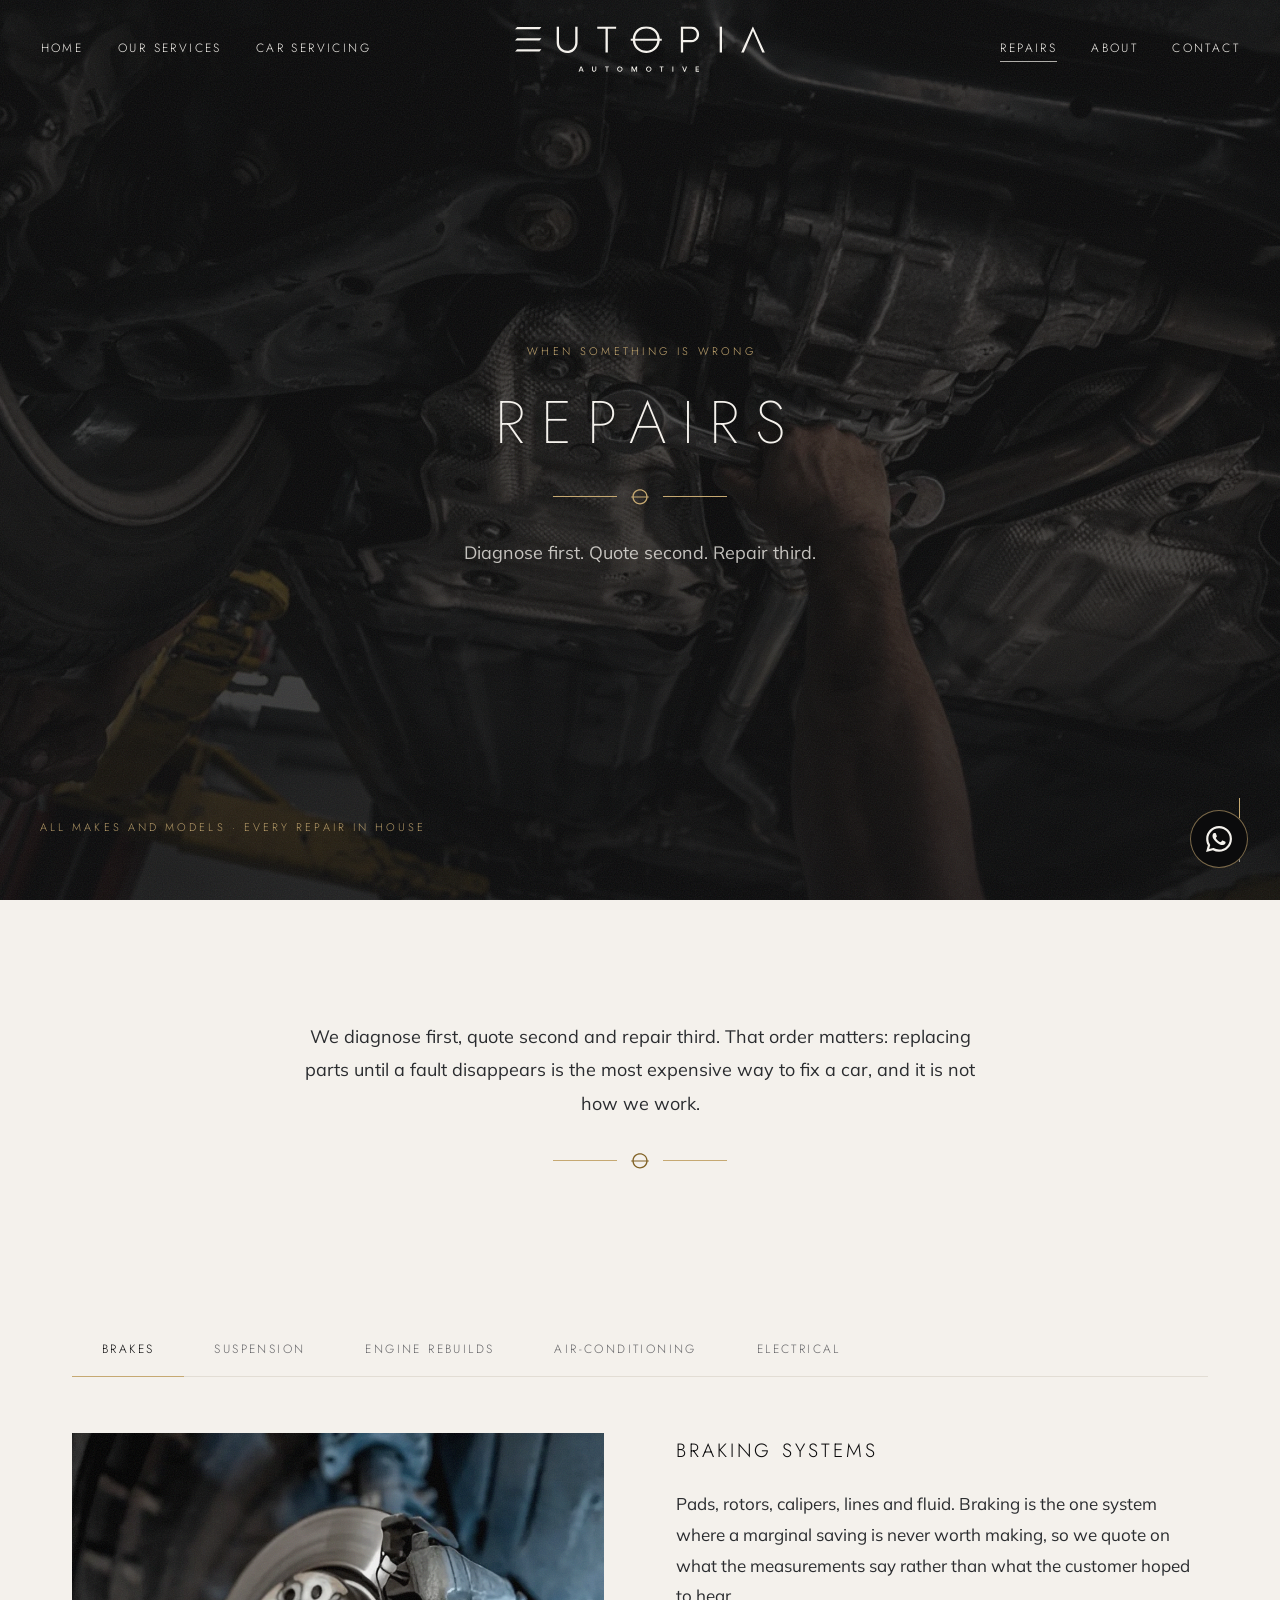
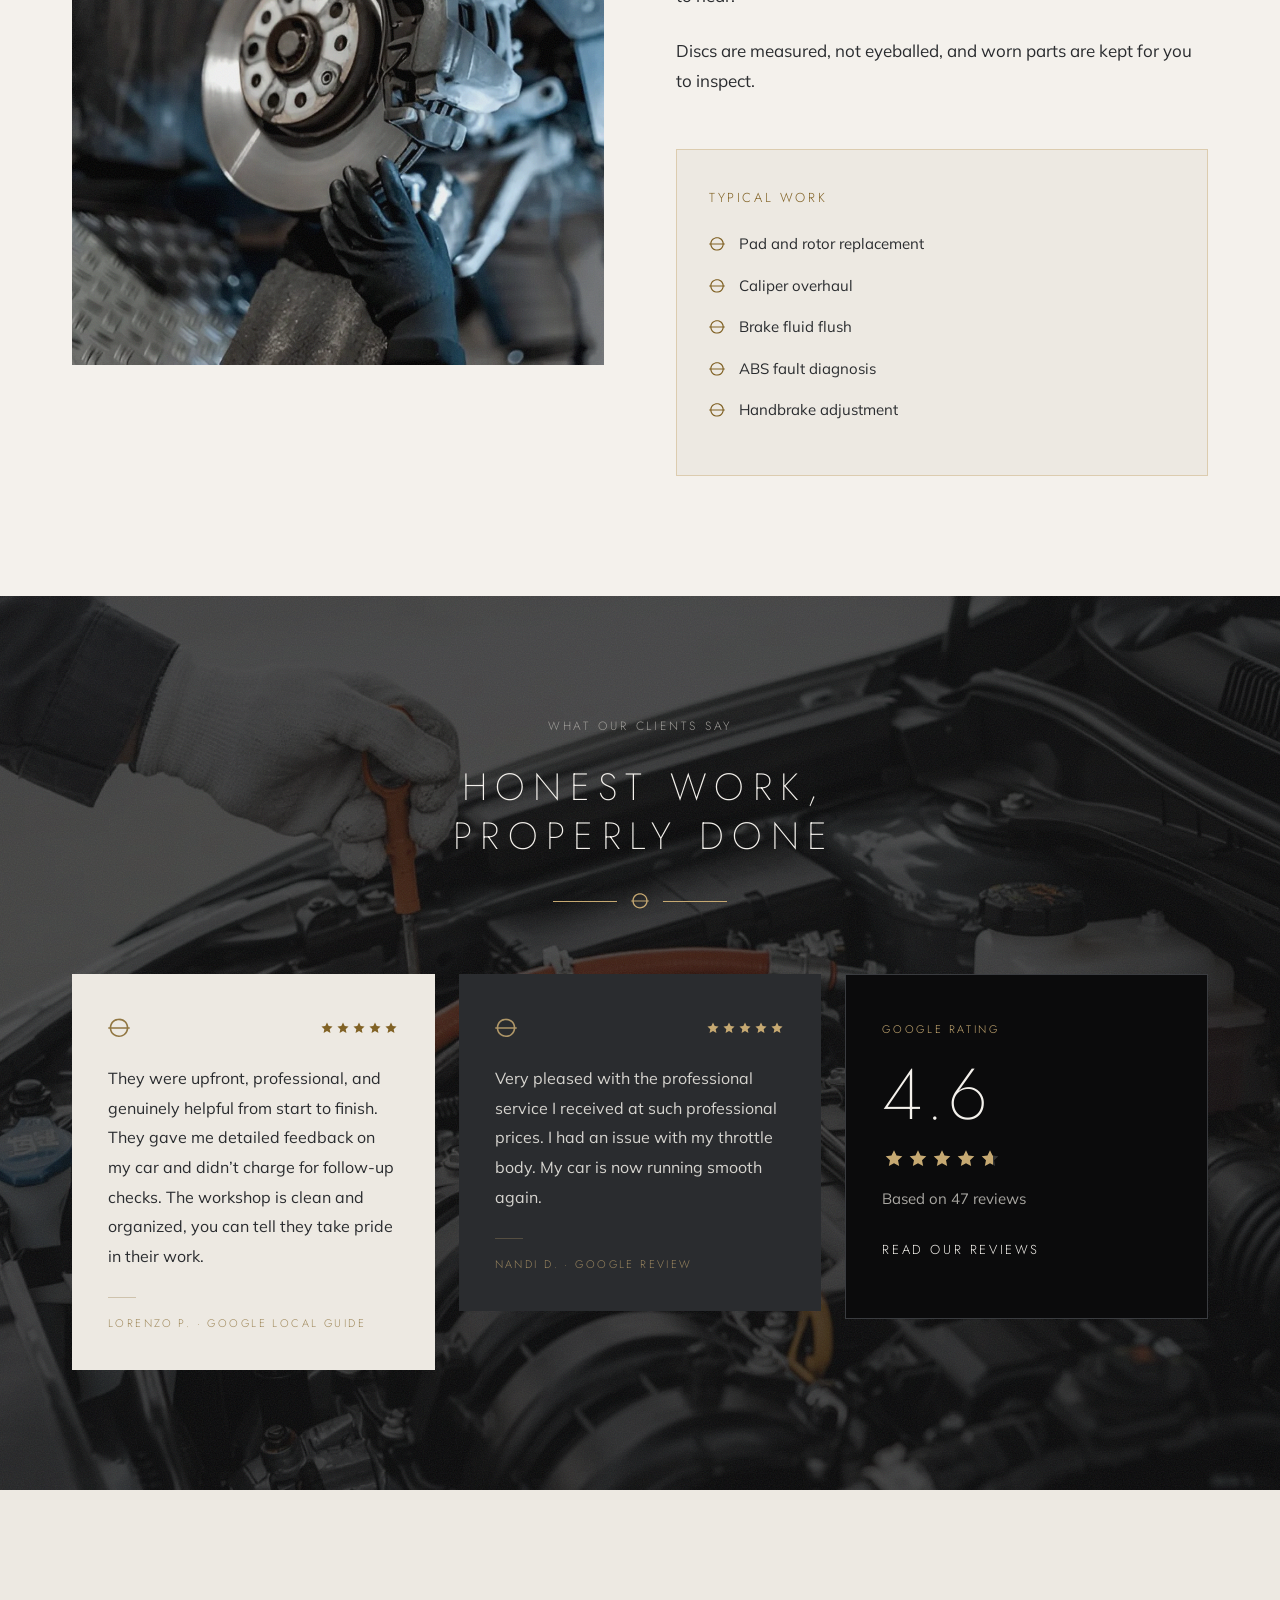
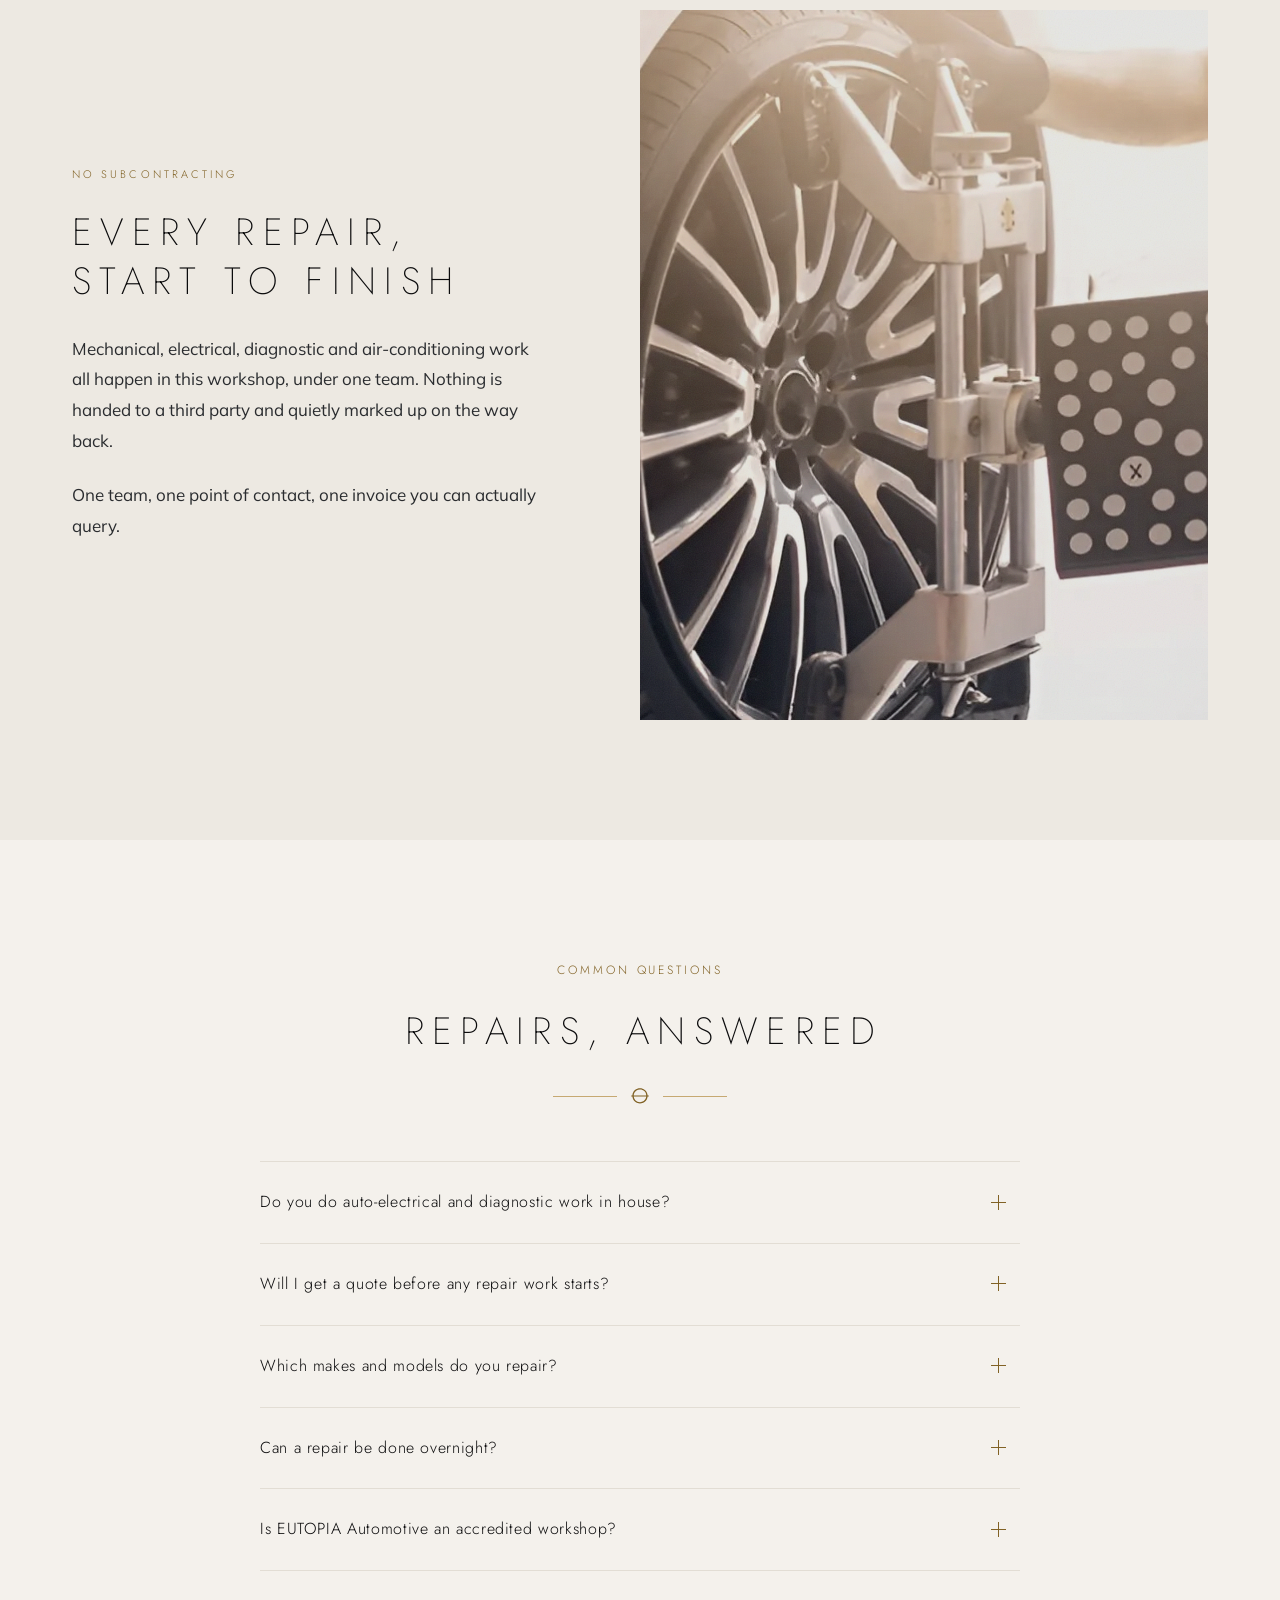
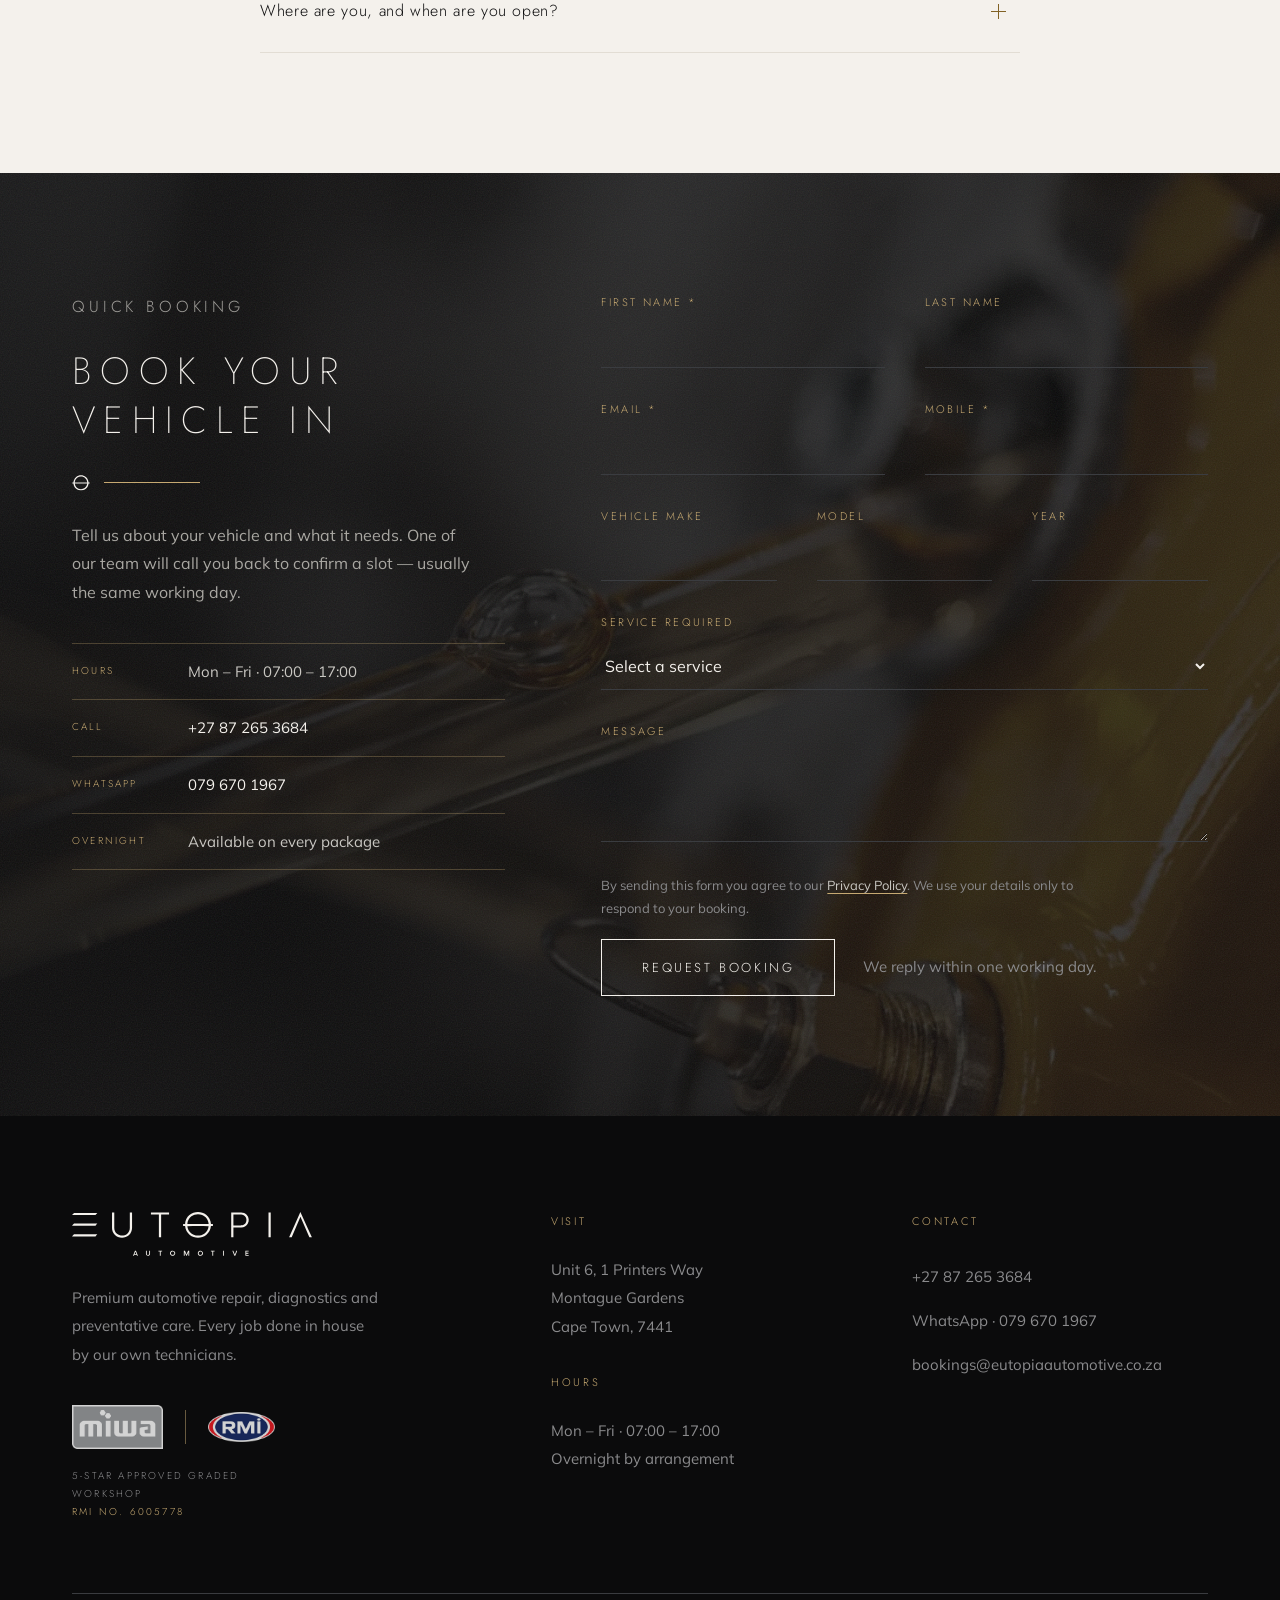
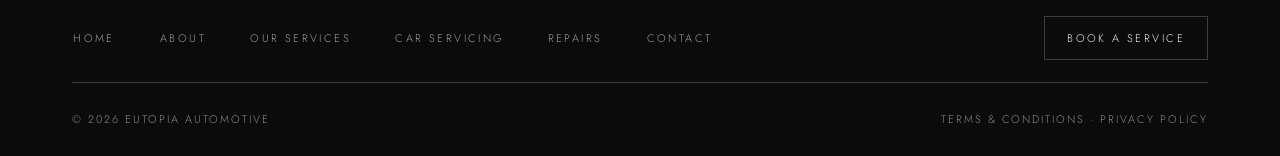
<file: repairs.html>
<!DOCTYPE html>
<html lang="en-ZA">
<head>
<meta charset="UTF-8">
<meta name="viewport" content="width=device-width, initial-scale=1">
<title>Car Repairs &amp; Diagnostics Cape Town | EUTOPIA Automotive</title>
<meta name="description" content="Brakes, suspension, engine rebuilds, air-conditioning and auto-electrical repairs in Montague Gardens. Diagnose first, quote second, repair third.">
<meta name="robots" content="index, follow, max-image-preview:large, max-snippet:-1">
<link rel="canonical" href="https://www.eutopiaautomotive.co.za/repairs">
<meta property="og:type" content="website">
<meta property="og:locale" content="en_ZA">
<meta property="og:site_name" content="EUTOPIA Automotive">
<meta property="og:title" content="Car Repairs &amp; Diagnostics Cape Town | EUTOPIA Automotive">
<meta property="og:description" content="Brakes, suspension, engine rebuilds, air-conditioning and auto-electrical repairs in Montague Gardens. Diagnose first, quote second, repair third.">
<meta property="og:url" content="https://www.eutopiaautomotive.co.za/repairs">
<meta property="og:image" content="https://www.eutopiaautomotive.co.za/assets/img/og-eutopia.jpg">
<meta property="og:image:width" content="1200">
<meta property="og:image:height" content="630">
<meta property="og:image:alt" content="EUTOPIA Automotive — premium automotive care in Cape Town">
<meta name="twitter:card" content="summary_large_image">
<meta name="twitter:title" content="Car Repairs &amp; Diagnostics Cape Town | EUTOPIA Automotive">
<meta name="twitter:description" content="Brakes, suspension, engine rebuilds, air-conditioning and auto-electrical repairs in Montague Gardens. Diagnose first, quote second, repair third.">
<meta name="twitter:image" content="https://www.eutopiaautomotive.co.za/assets/img/og-eutopia.jpg">
<meta name="geo.region" content="ZA-WC">
<meta name="geo.placename" content="Montague Gardens, Cape Town">
<link rel="icon" type="image/svg+xml" href="/favicon.svg">
<link rel="apple-touch-icon" href="/favicon.svg">
<meta name="theme-color" content="#0B0B0C">
<link rel="alternate" type="text/plain" title="LLM summary" href="/llms.txt">
<link rel="preconnect" href="https://fonts.googleapis.com">
<link rel="preconnect" href="https://fonts.gstatic.com" crossorigin>
<link href="https://fonts.googleapis.com/css2?family=Jost:wght@200;300;400&family=Mulish:wght@300;400&display=swap" rel="stylesheet">
<link rel="stylesheet" href="/assets/css/site.css?v=528d8441c4">
<script type="application/ld+json">
{
 "@context": "https://schema.org",
 "@graph": [
  {
   "@type": [
    "AutoRepair",
    "LocalBusiness"
   ],
   "@id": "https://www.eutopiaautomotive.co.za/#business",
   "name": "EUTOPIA Automotive",
   "alternateName": "Total Motor Care",
   "url": "https://www.eutopiaautomotive.co.za/",
   "logo": "https://www.eutopiaautomotive.co.za/assets/brand/eutopia-logo-obsidian.svg",
   "image": "https://www.eutopiaautomotive.co.za/assets/img/og-eutopia.jpg",
   "description": "Independent automotive workshop in Montague Gardens, Cape Town: servicing, diagnostics, mechanical and auto-electrical repairs and overnight service for all makes.",
   "telephone": "+27872653684",
   "email": "bookings@eutopiaautomotive.co.za",
   "address": {
    "@type": "PostalAddress",
    "streetAddress": "Unit 6, 1 Printers Way",
    "addressLocality": "Cape Town",
    "addressRegion": "Western Cape",
    "postalCode": "7441",
    "addressCountry": "ZA"
   },
   "areaServed": [
    {
     "@type": "City",
     "name": "Cape Town"
    },
    {
     "@type": "Place",
     "name": "Montague Gardens"
    },
    {
     "@type": "Place",
     "name": "Milnerton"
    },
    {
     "@type": "Place",
     "name": "Century City"
    }
   ],
   "openingHoursSpecification": [
    {
     "@type": "OpeningHoursSpecification",
     "dayOfWeek": [
      "Monday",
      "Tuesday",
      "Wednesday",
      "Thursday",
      "Friday"
     ],
     "opens": "07:00",
     "closes": "17:00"
    }
   ],
   "priceRange": "R850–R4250",
   "currenciesAccepted": "ZAR",
   "memberOf": [
    {
     "@type": "Organization",
     "name": "Motor Industry Workshop Association (MIWA)",
     "url": "https://www.miwa.org.za/"
    },
    {
     "@type": "Organization",
     "name": "Retail Motor Industry Organisation (RMI)",
     "url": "https://www.rmi.org.za/"
    }
   ],
   "knowsAbout": [
    "Car servicing",
    "Vehicle diagnostics",
    "Auto-electrical repairs",
    "Brake repairs",
    "Suspension repairs",
    "Engine rebuilds",
    "Vehicle air-conditioning",
    "Wheel alignment and balancing",
    "Fleet maintenance"
   ],
   "contactPoint": [
    {
     "@type": "ContactPoint",
     "contactType": "customer service",
     "telephone": "+27872653684",
     "email": "bookings@eutopiaautomotive.co.za",
     "areaServed": "ZA",
     "availableLanguage": [
      "English"
     ]
    }
   ],
   "hasOfferCatalog": {
    "@id": "https://www.eutopiaautomotive.co.za/car-servicing#packages"
   }
  },
  {
   "@type": "BreadcrumbList",
   "@id": "https://www.eutopiaautomotive.co.za/repairs#breadcrumb",
   "itemListElement": [
    {
     "@type": "ListItem",
     "position": 1,
     "name": "Home",
     "item": "https://www.eutopiaautomotive.co.za/"
    },
    {
     "@type": "ListItem",
     "position": 2,
     "name": "Our Services",
     "item": "https://www.eutopiaautomotive.co.za/our-services"
    },
    {
     "@type": "ListItem",
     "position": 3,
     "name": "Repairs",
     "item": "https://www.eutopiaautomotive.co.za/repairs"
    }
   ]
  },
  {
   "@type": "WebPage",
   "@id": "https://www.eutopiaautomotive.co.za/repairs#webpage",
   "url": "https://www.eutopiaautomotive.co.za/repairs",
   "name": "Car Repairs & Diagnostics Cape Town | EUTOPIA Automotive",
   "description": "Brakes, suspension, engine rebuilds, air-conditioning and auto-electrical repairs in Montague Gardens. Diagnose first, quote second, repair third.",
   "inLanguage": "en-ZA",
   "isPartOf": {
    "@id": "https://www.eutopiaautomotive.co.za/#website"
   },
   "about": {
    "@id": "https://www.eutopiaautomotive.co.za/#business"
   },
   "dateModified": "2026-09-22",
   "primaryImageOfPage": {
    "@type": "ImageObject",
    "url": "https://www.eutopiaautomotive.co.za/assets/img/og-eutopia.jpg"
   },
   "breadcrumb": {
    "@id": "https://www.eutopiaautomotive.co.za/repairs#breadcrumb"
   }
  },
  {
   "@type": "Service",
   "name": "Brake repairs",
   "provider": {
    "@id": "https://www.eutopiaautomotive.co.za/#business"
   },
   "areaServed": {
    "@type": "City",
    "name": "Cape Town"
   }
  },
  {
   "@type": "Service",
   "name": "Suspension and steering repairs",
   "provider": {
    "@id": "https://www.eutopiaautomotive.co.za/#business"
   },
   "areaServed": {
    "@type": "City",
    "name": "Cape Town"
   }
  },
  {
   "@type": "Service",
   "name": "Engine rebuilds",
   "provider": {
    "@id": "https://www.eutopiaautomotive.co.za/#business"
   },
   "areaServed": {
    "@type": "City",
    "name": "Cape Town"
   }
  },
  {
   "@type": "Service",
   "name": "Vehicle air-conditioning repairs",
   "provider": {
    "@id": "https://www.eutopiaautomotive.co.za/#business"
   },
   "areaServed": {
    "@type": "City",
    "name": "Cape Town"
   }
  },
  {
   "@type": "Service",
   "name": "Auto-electrical repairs and diagnostics",
   "provider": {
    "@id": "https://www.eutopiaautomotive.co.za/#business"
   },
   "areaServed": {
    "@type": "City",
    "name": "Cape Town"
   }
  },
  {
   "@type": "FAQPage",
   "mainEntity": [
    {
     "@type": "Question",
     "name": "Do you do auto-electrical and diagnostic work in house?",
     "acceptedAnswer": {
      "@type": "Answer",
      "text": "Yes. Mechanical, auto-electrical, diagnostic and air-conditioning work is all carried out in our own workshop in Montague Gardens, by our own technicians. Nothing is subcontracted, so one team is accountable for your vehicle from arrival to collection."
     }
    },
    {
     "@type": "Question",
     "name": "Will I get a quote before any repair work starts?",
     "acceptedAnswer": {
      "@type": "Answer",
      "text": "Yes. We diagnose the fault first, then give you a quote. No work goes ahead until you approve it, and anything further we find during the repair is quoted separately for your approval."
     }
    },
    {
     "@type": "Question",
     "name": "Which makes and models do you repair?",
     "acceptedAnswer": {
      "@type": "Answer",
      "text": "All makes and models, including European and premium marques such as Audi, BMW, Jaguar, Land Rover, Lexus, Mercedes-Benz, Porsche and Volkswagen, as well as fleet and commercial vehicles."
     }
    },
    {
     "@type": "Question",
     "name": "Can a repair be done overnight?",
     "acceptedAnswer": {
      "@type": "Answer",
      "text": "Often, yes. Drop your vehicle off in the evening and collect it the next morning. Overnight slots are arranged in advance, so mention it when you book and we will confirm whether your repair suits it."
     }
    },
    {
     "@type": "Question",
     "name": "Is EUTOPIA Automotive an accredited workshop?",
     "acceptedAnswer": {
      "@type": "Answer",
      "text": "Yes. We are a MIWA-accredited, 5-star graded workshop and a member of the Retail Motor Industry Organisation (RMI), registration number 6005778."
     }
    },
    {
     "@type": "Question",
     "name": "Where are you, and when are you open?",
     "acceptedAnswer": {
      "@type": "Answer",
      "text": "Unit 6, 1 Printers Way, Montague Gardens, Cape Town, 7441. We are open Monday to Friday, 07:00 to 17:00. Outside those hours, WhatsApp us on 079 670 1967."
     }
    }
   ],
   "@id": "https://www.eutopiaautomotive.co.za/repairs#faq"
  }
 ]
}
</script>
</head>
<body data-page="repairs" class="page-repairs">

<svg width="0" height="0" style="position:absolute" aria-hidden="true" focusable="false">
  <symbol id="eut-logo" viewBox="0 0 1639 300"><path d="M801.84 21.0896C833.213 -6.20371 883.853 -7.01705 916.4 18.7163C936.066 33.8896 947.92 58.063 949.093 82.7563C953.493 82.7563 957.893 82.7696 962.306 82.7696C962.306 87.3296 962.306 91.8896 962.306 96.463C957.826 96.463 953.36 96.4763 948.893 96.463C946.906 119.93 935.306 142.61 916.626 157.13C885.013 182.276 836.186 182.37 804.573 157.183C785.88 142.65 774.253 119.956 772.266 96.463C767.76 96.4763 763.253 96.463 758.76 96.463C758.733 91.8896 758.746 87.3296 758.76 82.7696C763.133 82.7696 767.52 82.7029 771.906 82.8629C773.36 59.4229 783.746 36.3563 801.84 21.0896ZM815.56 29.4896C798.88 41.9296 788.84 62.1163 787.6 82.7563C836.173 82.7696 884.746 82.7696 933.32 82.7563C932.213 65.303 925.093 48.1163 912.626 35.7429C887.64 10.2629 843.693 7.87627 815.56 29.4896ZM787.88 96.4896C789.533 111.796 795.8 126.703 806.28 138.063C830.24 164.836 874.333 168.69 903.373 148.076C920.293 136.383 931.026 116.85 933.04 96.4896C884.653 96.4629 836.266 96.4629 787.88 96.4896Z" fill="currentColor"/><path d="M1559.67 0.0898438C1585.97 57.5965 1612.17 115.157 1638.33 172.73C1632.63 172.73 1626.92 172.757 1621.23 172.717C1600.92 125.69 1580.64 78.6498 1560.24 31.6632C1540.28 78.6898 1520.37 125.743 1500.37 172.743C1494.49 172.743 1488.63 172.69 1482.77 172.77C1508.25 115.143 1534.05 57.6632 1559.67 0.0898438Z" fill="currentColor"/><path d="M273.254 2.95626C278.347 2.90292 283.441 2.92959 288.534 2.91626C288.574 38.3563 288.521 73.8096 288.561 109.25C288.667 124.396 295.401 139.516 307.187 149.156C326.214 165.05 356.427 165.303 375.667 149.61C387.734 139.983 394.694 124.663 394.787 109.303C394.814 73.8496 394.814 38.4096 394.787 2.9696C399.854 2.86294 404.921 2.99628 409.987 2.84961C410.241 37.8629 410.027 72.8763 410.094 107.89C410.387 127.063 402.374 146.383 387.867 159.063C360.894 183.436 314.521 181.303 290.347 153.943C279.334 141.85 273.361 125.516 273.267 109.21C273.241 73.7829 273.281 38.3696 273.254 2.95626Z" fill="currentColor"/><path d="M539.119 2.92975C580.373 2.92975 621.626 2.91642 662.879 2.92975C662.893 7.70309 662.893 12.4631 662.893 17.2364C644.799 17.2497 626.706 17.2364 608.626 17.2364C608.626 69.1964 608.626 121.143 608.626 173.09C603.533 173.103 598.439 173.09 593.346 173.103C593.333 121.143 593.333 69.1964 593.346 17.2497C575.266 17.2231 557.186 17.2631 539.119 17.2364C539.106 12.4631 539.106 7.68975 539.119 2.92975Z" fill="currentColor"/><path d="M1087.35 2.9306C1109.96 2.9306 1132.59 2.9039 1155.21 2.9439C1169.12 2.87724 1183.13 8.26392 1192.87 18.3306C1208.89 34.4373 1211.55 61.4106 1200.09 80.8239C1191.35 96.1439 1173.99 105.597 1156.47 105.717C1138.44 105.811 1120.4 105.731 1102.37 105.757C1102.36 128.211 1102.39 150.651 1102.36 173.091C1097.35 173.091 1092.33 173.104 1087.33 173.091C1087.32 116.371 1087.31 59.6506 1087.35 2.9306ZM1102.35 17.2639C1102.39 41.9839 1102.35 66.7173 1102.37 91.4373C1116.43 91.4506 1130.48 91.4373 1144.53 91.4506C1154.76 91.7039 1165.76 91.8906 1174.61 85.9173C1191.88 75.3973 1196.27 50.2506 1185.57 33.5973C1179.23 23.3173 1167.27 17.1839 1155.28 17.2506C1137.64 17.2373 1120 17.2239 1102.35 17.2639Z" fill="currentColor"/><path d="M1342.15 2.92936C1347.13 2.91603 1352.13 2.92935 1357.15 2.91602C1357.19 59.6493 1357.17 116.369 1357.16 173.103C1352.13 173.089 1347.13 173.103 1342.13 173.076C1342.13 116.369 1342.12 59.6494 1342.15 2.92936Z" fill="currentColor"/><path d="M0 20.8224C4.57333 15.8758 9.12 10.9158 13.7067 5.98242C66.72 5.99576 119.747 5.9691 172.76 5.99577C168.587 10.9558 164.4 15.9158 160.187 20.8491C106.787 20.8091 53.4 20.8491 0 20.8224Z" fill="currentColor"/><path d="M14.0937 79.0368C66.9737 78.8501 119.867 79.0101 172.76 78.9568C168.654 83.9168 164.414 88.7568 160.347 93.7435C106.907 93.8768 53.4537 93.7701 0.0136719 93.7968C4.80034 88.9835 8.93367 83.3568 14.0937 79.0368Z" fill="currentColor"/><path d="M13.814 151.889C66.8007 151.995 119.774 151.875 172.761 151.942C168.601 156.889 164.414 161.822 160.254 166.755C106.841 166.782 53.4407 166.782 0.0273438 166.755C4.60068 161.782 9.14734 156.769 13.814 151.889Z" fill="currentColor"/><path d="M682.454 264.837C691.974 262.077 703.214 268.424 704.667 278.477C706.614 287.477 700.294 297.21 691.174 298.797C682.347 300.97 672.201 295.61 669.961 286.61C667.107 277.49 673.027 266.824 682.454 264.837ZM681.094 271.49C672.961 275.784 673.681 289.37 682.361 292.624C690.054 296.304 699.907 289.637 698.947 281.064C698.961 272.424 688.294 266.957 681.094 271.49Z" fill="currentColor"/><path d="M873.107 264.649C882.974 262.196 894.081 269.489 894.721 279.863C896.147 289.703 887.734 299.263 877.801 299.209C868.414 299.983 859.334 292.209 859.201 282.703C858.481 274.276 864.787 266.089 873.107 264.649ZM871.734 271.089C863.387 274.689 863.041 288.009 871.147 292.089C878.281 296.396 888.734 291.076 888.787 282.569C889.947 273.716 879.481 266.929 871.734 271.089Z" fill="currentColor"/><path d="M429.934 264.797C432.227 264.797 434.52 264.784 436.827 264.797C441.307 276.077 445.76 287.384 450.214 298.677C448.054 298.664 445.907 298.664 443.76 298.664C442.854 296.264 441.934 293.877 441 291.49C435.867 291.49 430.734 291.49 425.6 291.49C424.667 293.877 423.747 296.264 422.854 298.677C420.747 298.664 418.64 298.664 416.547 298.677C421 287.384 425.454 276.09 429.934 264.797ZM433.214 271.29C431.44 276.25 429.507 281.157 427.667 286.09C431.414 286.077 435.187 286.077 438.947 286.09C437.054 281.144 435.28 276.157 433.214 271.29Z" fill="currentColor"/><path d="M505.133 287.37C504.839 279.85 505.093 272.317 505.039 264.81C506.466 264.797 509.346 264.783 510.786 264.783C510.959 272.063 510.653 279.357 510.933 286.65C511.266 291.237 516.213 294.423 520.586 293.41C524.386 292.837 527.279 289.143 527.066 285.33C527.133 278.49 527.039 271.637 527.079 264.797C529.013 264.797 530.946 264.797 532.893 264.797C532.839 272.023 532.999 279.263 532.839 286.49C532.773 293.557 526.186 299.37 519.239 299.223C512.413 299.61 505.706 294.29 505.133 287.37Z" fill="currentColor"/><path d="M590.213 270.304C590.226 268.45 590.24 266.624 590.253 264.797C598.626 264.81 607 264.784 615.373 264.81C615.36 266.637 615.36 268.477 615.373 270.317C612.16 270.304 608.96 270.317 605.773 270.33C605.76 279.77 605.773 289.224 605.76 298.677C603.813 298.664 601.866 298.664 599.933 298.677C599.866 289.21 600.026 279.744 599.84 270.277C596.626 270.317 593.426 270.317 590.213 270.304Z" fill="currentColor"/><path d="M763.721 298.624C763.774 287.344 763.694 276.077 763.747 264.797C766.267 264.784 768.787 264.797 771.334 264.797C774.987 273.064 778.521 281.384 782.214 289.637C785.801 281.37 789.427 273.117 792.974 264.824C795.481 264.797 797.987 264.797 800.507 264.797C800.521 276.09 800.521 287.384 800.507 298.677C798.561 298.664 796.614 298.664 794.681 298.677C794.667 290.69 794.667 282.69 794.681 274.704C791.147 282.664 787.681 290.664 784.201 298.637C783.201 298.677 781.187 298.744 780.187 298.77C776.467 291.05 773.454 282.997 769.667 275.304C769.481 283.104 769.614 290.89 769.574 298.69C767.614 298.664 765.654 298.624 763.721 298.624Z" fill="currentColor"/><path d="M948.627 264.809C957.013 264.795 965.4 264.795 973.787 264.809C973.773 266.635 973.76 268.462 973.773 270.316C970.56 270.302 967.36 270.316 964.16 270.329C964.16 279.782 964.173 289.222 964.16 298.675C962.2 298.662 960.253 298.662 958.32 298.675C958.307 289.222 958.32 279.782 958.32 270.329C955.08 270.316 951.853 270.302 948.64 270.316C948.627 268.476 948.613 266.635 948.627 264.809Z" fill="currentColor"/><path d="M1032.01 264.797C1033.93 264.797 1035.88 264.797 1037.84 264.81C1037.85 276.09 1037.85 287.384 1037.84 298.677C1035.88 298.664 1033.93 298.664 1032.01 298.677C1032 287.384 1032 276.09 1032.01 264.797Z" fill="currentColor"/><path d="M1095.2 264.81C1097.37 264.797 1099.57 264.797 1101.79 264.797C1105.16 273.53 1108.63 282.237 1111.91 291.01C1114.93 282.384 1120.27 274.144 1120.33 264.797C1122.35 264.797 1124.36 264.797 1126.39 264.81C1126.53 268.184 1125.95 271.557 1124.67 274.704C1121.48 282.717 1118.17 290.677 1114.97 298.677C1112.93 298.664 1110.91 298.664 1108.91 298.677C1104.35 287.37 1099.76 276.104 1095.2 264.81Z" fill="currentColor"/><path d="M1184.28 264.809C1191.63 264.795 1198.96 264.795 1206.32 264.809C1206.29 266.635 1206.29 268.462 1206.32 270.316C1200.91 270.329 1195.51 270.302 1190.11 270.329C1190.08 273.182 1190.08 276.036 1190.09 278.902C1194.96 278.902 1199.83 278.902 1204.69 278.902C1204.68 280.729 1204.68 282.569 1204.71 284.409C1199.83 284.409 1194.97 284.409 1190.11 284.409C1190.08 287.329 1190.08 290.249 1190.09 293.182C1195.59 293.195 1201.09 293.182 1206.6 293.182C1206.56 295.049 1206.53 296.902 1206.41 298.782C1199.04 298.555 1191.65 298.729 1184.28 298.675C1184.27 287.382 1184.27 276.089 1184.28 264.809Z" fill="currentColor"/></symbol>
  <symbol id="eut-logo-black" viewBox="0 0 1639 300"><path d="M801.84 21.0896C833.213 -6.20371 883.853 -7.01705 916.4 18.7163C936.066 33.8896 947.92 58.063 949.093 82.7563C953.493 82.7563 957.893 82.7696 962.306 82.7696C962.306 87.3296 962.306 91.8896 962.306 96.463C957.826 96.463 953.36 96.4763 948.893 96.463C946.906 119.93 935.306 142.61 916.626 157.13C885.013 182.276 836.186 182.37 804.573 157.183C785.88 142.65 774.253 119.956 772.266 96.463C767.76 96.4763 763.253 96.463 758.76 96.463C758.733 91.8896 758.746 87.3296 758.76 82.7696C763.133 82.7696 767.52 82.7029 771.906 82.8629C773.36 59.4229 783.746 36.3563 801.84 21.0896ZM815.56 29.4896C798.88 41.9296 788.84 62.1163 787.6 82.7563C836.173 82.7696 884.746 82.7696 933.32 82.7563C932.213 65.3029 925.093 48.1163 912.626 35.7429C887.64 10.2629 843.693 7.87627 815.56 29.4896ZM787.88 96.4896C789.533 111.796 795.8 126.703 806.28 138.063C830.24 164.836 874.333 168.69 903.373 148.076C920.293 136.383 931.026 116.85 933.04 96.4896C884.653 96.4629 836.266 96.4629 787.88 96.4896Z" fill="black"/><path d="M1559.67 0.0898438C1585.97 57.5965 1612.17 115.157 1638.33 172.73C1632.63 172.73 1626.92 172.757 1621.23 172.717C1600.92 125.69 1580.64 78.6498 1560.24 31.6632C1540.28 78.6898 1520.37 125.743 1500.37 172.743C1494.49 172.743 1488.63 172.69 1482.77 172.77C1508.25 115.143 1534.05 57.6632 1559.67 0.0898438Z" fill="black"/><path d="M273.254 2.95626C278.347 2.90292 283.441 2.92959 288.534 2.91626C288.574 38.3563 288.521 73.8096 288.561 109.25C288.667 124.396 295.401 139.516 307.187 149.156C326.214 165.05 356.427 165.303 375.667 149.61C387.734 139.983 394.694 124.663 394.787 109.303C394.814 73.8496 394.814 38.4096 394.787 2.9696C399.854 2.86294 404.921 2.99628 409.987 2.84961C410.241 37.8629 410.027 72.8763 410.094 107.89C410.387 127.063 402.374 146.383 387.867 159.063C360.894 183.436 314.521 181.303 290.347 153.943C279.334 141.85 273.361 125.516 273.267 109.21C273.241 73.7829 273.281 38.3696 273.254 2.95626Z" fill="black"/><path d="M539.119 2.92975C580.373 2.92975 621.626 2.91642 662.879 2.92975C662.893 7.70309 662.893 12.4631 662.893 17.2364C644.799 17.2497 626.706 17.2364 608.626 17.2364C608.626 69.1964 608.626 121.143 608.626 173.09C603.533 173.103 598.439 173.09 593.346 173.103C593.333 121.143 593.333 69.1964 593.346 17.2497C575.266 17.2231 557.186 17.2631 539.119 17.2364C539.106 12.4631 539.106 7.68975 539.119 2.92975Z" fill="black"/><path d="M1087.35 2.9306C1109.96 2.9306 1132.59 2.9039 1155.21 2.9439C1169.12 2.87724 1183.13 8.26392 1192.87 18.3306C1208.89 34.4373 1211.55 61.4106 1200.09 80.8239C1191.35 96.1439 1173.99 105.597 1156.47 105.717C1138.44 105.811 1120.4 105.731 1102.37 105.757C1102.36 128.211 1102.39 150.651 1102.36 173.091C1097.35 173.091 1092.33 173.104 1087.33 173.091C1087.32 116.371 1087.31 59.6506 1087.35 2.9306ZM1102.35 17.2639C1102.39 41.9839 1102.35 66.7173 1102.37 91.4373C1116.43 91.4506 1130.48 91.4372 1144.53 91.4506C1154.76 91.7039 1165.76 91.8906 1174.61 85.9173C1191.88 75.3973 1196.27 50.2506 1185.57 33.5973C1179.23 23.3173 1167.27 17.1839 1155.28 17.2506C1137.64 17.2373 1120 17.2239 1102.35 17.2639Z" fill="black"/><path d="M1342.15 2.92936C1347.13 2.91603 1352.13 2.92935 1357.15 2.91602C1357.19 59.6493 1357.17 116.369 1357.16 173.103C1352.13 173.089 1347.13 173.103 1342.13 173.076C1342.13 116.369 1342.12 59.6494 1342.15 2.92936Z" fill="black"/><path d="M0 20.8224C4.57333 15.8758 9.12 10.9158 13.7067 5.98242C66.72 5.99576 119.747 5.9691 172.76 5.99577C168.587 10.9558 164.4 15.9158 160.187 20.8491C106.787 20.8091 53.4 20.8491 0 20.8224Z" fill="black"/><path d="M14.0937 79.0368C66.9737 78.8501 119.867 79.0101 172.76 78.9568C168.654 83.9168 164.414 88.7568 160.347 93.7435C106.907 93.8768 53.4537 93.7701 0.0136719 93.7968C4.80034 88.9835 8.93367 83.3568 14.0937 79.0368Z" fill="black"/><path d="M13.814 151.889C66.8007 151.995 119.774 151.875 172.761 151.942C168.601 156.889 164.414 161.822 160.254 166.755C106.841 166.782 53.4407 166.782 0.0273438 166.755C4.60068 161.782 9.14734 156.769 13.814 151.889Z" fill="black"/><path d="M682.454 264.837C691.974 262.077 703.214 268.424 704.667 278.477C706.614 287.477 700.294 297.21 691.174 298.797C682.347 300.97 672.201 295.61 669.961 286.61C667.107 277.49 673.027 266.824 682.454 264.837ZM681.094 271.49C672.961 275.784 673.681 289.37 682.361 292.624C690.054 296.304 699.907 289.637 698.947 281.064C698.961 272.424 688.294 266.957 681.094 271.49Z" fill="black"/><path d="M873.107 264.649C882.974 262.196 894.081 269.489 894.721 279.863C896.147 289.703 887.734 299.263 877.801 299.209C868.414 299.983 859.334 292.209 859.201 282.703C858.481 274.276 864.787 266.089 873.107 264.649ZM871.734 271.089C863.387 274.689 863.041 288.009 871.147 292.089C878.281 296.396 888.734 291.076 888.787 282.569C889.947 273.716 879.481 266.929 871.734 271.089Z" fill="black"/><path d="M429.934 264.797C432.227 264.797 434.52 264.784 436.827 264.797C441.307 276.077 445.76 287.384 450.214 298.677C448.054 298.664 445.907 298.664 443.76 298.664C442.854 296.264 441.934 293.877 441 291.49C435.867 291.49 430.734 291.49 425.6 291.49C424.667 293.877 423.747 296.264 422.854 298.677C420.747 298.664 418.64 298.664 416.547 298.677C421 287.384 425.454 276.09 429.934 264.797ZM433.214 271.29C431.44 276.25 429.507 281.157 427.667 286.09C431.414 286.077 435.187 286.077 438.947 286.09C437.054 281.144 435.28 276.157 433.214 271.29Z" fill="black"/><path d="M505.133 287.37C504.839 279.85 505.093 272.317 505.039 264.81C506.466 264.797 509.346 264.783 510.786 264.783C510.959 272.063 510.653 279.357 510.933 286.65C511.266 291.237 516.213 294.423 520.586 293.41C524.386 292.837 527.279 289.143 527.066 285.33C527.133 278.49 527.039 271.637 527.079 264.797C529.013 264.797 530.946 264.797 532.893 264.797C532.839 272.023 532.999 279.263 532.839 286.49C532.773 293.557 526.186 299.37 519.239 299.223C512.413 299.61 505.706 294.29 505.133 287.37Z" fill="black"/><path d="M590.213 270.304C590.226 268.45 590.24 266.624 590.253 264.797C598.626 264.81 607 264.784 615.373 264.81C615.36 266.637 615.36 268.477 615.373 270.317C612.16 270.304 608.96 270.317 605.773 270.33C605.76 279.77 605.773 289.224 605.76 298.677C603.813 298.664 601.866 298.664 599.933 298.677C599.866 289.21 600.026 279.744 599.84 270.277C596.626 270.317 593.426 270.317 590.213 270.304Z" fill="black"/><path d="M763.721 298.624C763.774 287.344 763.694 276.077 763.747 264.797C766.267 264.784 768.787 264.797 771.334 264.797C774.987 273.064 778.521 281.384 782.214 289.637C785.801 281.37 789.427 273.117 792.974 264.824C795.481 264.797 797.987 264.797 800.507 264.797C800.521 276.09 800.521 287.384 800.507 298.677C798.561 298.664 796.614 298.664 794.681 298.677C794.667 290.69 794.667 282.69 794.681 274.704C791.147 282.664 787.681 290.664 784.201 298.637C783.201 298.677 781.187 298.744 780.187 298.77C776.467 291.05 773.454 282.997 769.667 275.304C769.481 283.104 769.614 290.89 769.574 298.69C767.614 298.664 765.654 298.624 763.721 298.624Z" fill="black"/><path d="M948.627 264.809C957.013 264.795 965.4 264.795 973.787 264.809C973.773 266.635 973.76 268.462 973.773 270.316C970.56 270.302 967.36 270.316 964.16 270.329C964.16 279.782 964.173 289.222 964.16 298.675C962.2 298.662 960.253 298.662 958.32 298.675C958.307 289.222 958.32 279.782 958.32 270.329C955.08 270.316 951.853 270.302 948.64 270.316C948.627 268.476 948.613 266.635 948.627 264.809Z" fill="black"/><path d="M1032.01 264.797C1033.93 264.797 1035.88 264.797 1037.84 264.81C1037.85 276.09 1037.85 287.384 1037.84 298.677C1035.88 298.664 1033.93 298.664 1032.01 298.677C1032 287.384 1032 276.09 1032.01 264.797Z" fill="black"/><path d="M1095.2 264.81C1097.37 264.797 1099.57 264.797 1101.79 264.797C1105.16 273.53 1108.63 282.237 1111.91 291.01C1114.93 282.384 1120.27 274.144 1120.33 264.797C1122.35 264.797 1124.36 264.797 1126.39 264.81C1126.53 268.184 1125.95 271.557 1124.67 274.704C1121.48 282.717 1118.17 290.677 1114.97 298.677C1112.93 298.664 1110.91 298.664 1108.91 298.677C1104.35 287.37 1099.76 276.104 1095.2 264.81Z" fill="black"/><path d="M1184.28 264.809C1191.63 264.795 1198.96 264.795 1206.32 264.809C1206.29 266.635 1206.29 268.462 1206.32 270.316C1200.91 270.329 1195.51 270.302 1190.11 270.329C1190.08 273.182 1190.08 276.036 1190.09 278.902C1194.96 278.902 1199.83 278.902 1204.69 278.902C1204.68 280.729 1204.68 282.569 1204.71 284.409C1199.83 284.409 1194.97 284.409 1190.11 284.409C1190.08 287.329 1190.08 290.249 1190.09 293.182C1195.59 293.195 1201.09 293.182 1206.6 293.182C1206.56 295.049 1206.53 296.902 1206.41 298.782C1199.04 298.555 1191.65 298.729 1184.28 298.675C1184.27 287.382 1184.27 276.089 1184.28 264.809Z" fill="black"/></symbol>
  <symbol id="eut-mark" viewBox="756 -4 209 187"><path d="M801.84 21.0896C833.213 -6.20371 883.853 -7.01705 916.4 18.7163C936.066 33.8896 947.92 58.063 949.093 82.7563C953.493 82.7563 957.893 82.7696 962.306 82.7696C962.306 87.3296 962.306 91.8896 962.306 96.463C957.826 96.463 953.36 96.4763 948.893 96.463C946.906 119.93 935.306 142.61 916.626 157.13C885.013 182.276 836.186 182.37 804.573 157.183C785.88 142.65 774.253 119.956 772.266 96.463C767.76 96.4763 763.253 96.463 758.76 96.463C758.733 91.8896 758.746 87.3296 758.76 82.7696C763.133 82.7696 767.52 82.7029 771.906 82.8629C773.36 59.4229 783.746 36.3563 801.84 21.0896ZM815.56 29.4896C798.88 41.9296 788.84 62.1163 787.6 82.7563C836.173 82.7696 884.746 82.7696 933.32 82.7563C932.213 65.303 925.093 48.1163 912.626 35.7429C887.64 10.2629 843.693 7.87627 815.56 29.4896ZM787.88 96.4896C789.533 111.796 795.8 126.703 806.28 138.063C830.24 164.836 874.333 168.69 903.373 148.076C920.293 136.383 931.026 116.85 933.04 96.4896C884.653 96.4629 836.266 96.4629 787.88 96.4896Z" fill="currentColor"/></symbol>

  <symbol id="mq-jaguar" viewBox="0 0 1045.7 85"><g fill="currentColor"><g> <g> <path d="M997.4,53.2l6.1-0.5c2.5-0.2,5-0.5,7.3-0.8c6-0.9,11.1-2.5,15.3-4.7c1.6-0.8,2.4-1.4,4.2-2.7&#xA;&#x9;&#x9;&#x9;c5.3-3.8,8-8.9,8.4-15.9c0.1-1.4,0-2.5-0.1-3.7c-0.3-4.4-1.3-8.1-3.1-11c-2.1-3.5-5.1-6.2-9.1-8.2c-4-2-9.1-3.5-15-4.4&#xA;&#x9;&#x9;&#x9;c0,0-8.7-1.4-21.6-1.4h-98.6v83.1h31V53.8h42.1l47.4,29.3h34L997.4,53.2z M983.3,9.6c0.2,0,0.3,0,0.5,0c3.5,0.1,6.5,0.2,9.1,0.5&#xA;&#x9;&#x9;&#x9;c3.3,0.4,6.1,1.1,8.3,2.3c2.3,1.2,4.1,3,5,5.2c0.9,1.9,1.3,4.3,1.4,7.2c0,0.2,0.1,4.2-0.1,6.2c-0.1,2-0.6,4.2-1.3,5.7&#xA;&#x9;&#x9;&#x9;c-0.7,1.6-1.7,2.9-3.1,4c-0.4,0.3-0.8,0.6-1.2,0.8c-2,1.1-4.5,1.8-7.7,2.2c-2.9,0.3-6.6,0.5-11,0.5h-61.2V9.6H983.3z"> </path> <path d="M101.8,0v39.1c0,11.7-4.3,20.4-12.8,25.8C81.7,69.6,71.1,72,57.6,72H0v11.1h47.8c13.3,0,25.5-0.5,36.2-1.5&#xA;&#x9;&#x9;&#x9;c10.5-1,19.4-3,26.6-6c7-2.9,12.5-7.1,16.3-12.5c3.4-4.9,5.3-11.3,5.7-19.2c0-0.7,0.1-1.6,0.1-2.6V0H101.8z"> </path> <path d="M456.7,45V72h-47.3c-24.8,0-39.2-8-43.1-23.6c-1.6-6.5-0.6-12.7,0-15c3.8-15.8,18-23.5,43.1-23.5h74V0h-64.3&#xA;&#x9;&#x9;&#x9;c-13.5,0-25.7,0.5-36.4,1.4c-10.4,0.9-19.4,2.9-26.6,5.8c-7.1,2.9-12.5,7-16.2,12.4c-3.6,5.1-5.4,12-5.6,20.5c0,0.2,0,0.4,0,0.7&#xA;&#x9;&#x9;&#x9;c0,0.4,0,0.8,0,1.3c0.1,8.8,2,15.9,5.7,21.1c3.8,5.4,9.3,9.6,16.3,12.5c7.2,3,16.2,5,26.6,6c10.7,1,22.8,1.5,36.2,1.5h68.5V45&#xA;&#x9;&#x9;&#x9;H456.7z"> </path> <path d="M250.1,0h-31.9l-71.5,83.1h18.5l16.1-18.7h89.9l16.1,18.7h34.4L250.1,0z M226.2,12.2l37.3,43.3h-74.5&#xA;&#x9;&#x9;&#x9;L226.2,12.2z"> </path> <path d="M760.1,0l-71.5,83.1h18.5l16.1-18.8h89.8l16.1,18.8h34.5L792.1,0H760.1z M805.5,55.5h-74.6l37.3-43.3&#xA;&#x9;&#x9;&#x9;L805.5,55.5z"> </path> <path d="M643.7,0v42.1c0,3.6-0.5,6.9-1.2,9.9c-4,15.3-18.3,23.1-42.9,23.2h-3.1c-24.7,0-39.1-8-43-23.5&#xA;&#x9;&#x9;&#x9;c-0.7-2.9-1.1-6.1-1.1-9.5V0h-31v43.4c0,9,1.9,16.4,5.7,21.8c2.4,3.3,5.4,6.3,9,8.7c2.2,1.4,4.6,2.7,7.3,3.8&#xA;&#x9;&#x9;&#x9;c2.7,1.1,5.6,2.1,8.8,2.9c5.3,1.4,11.3,2.4,17.9,3.1c8.3,0.8,17.7,1.3,27.9,1.3c10.3,0,19.6-0.5,27.9-1.3c6.5-0.6,12.5-1.6,17.8-3&#xA;&#x9;&#x9;&#x9;c3.2-0.8,6.1-1.8,8.8-2.9c2.7-1.1,5.1-2.3,7.3-3.8c3.7-2.4,6.7-5.3,9-8.7c3.8-5.4,5.7-12.8,5.7-21.8V0H643.7z"> </path> </g> </g></g></symbol>
  <symbol id="mq-landrover" viewBox="0 0 226.75 118.75"><g fill="currentColor"><path d="M153.79,76.5l2.07-5.62h-9.49l1.47-4.29h10.28l2.26-6.2h-19.41l-.27.79.46.46c.5.48.48,1.06.05,2.31l-8.09,23.31h18.14l2.19-6.24h-10.59l1.56-4.52h9.37ZM131.15,60.41l-9.88,19.3h-.21l-.5-19.3h-8.27l-.32.7.71.43c.68.48.87.97.96,2.31l1.12,23.42h9.21l14.86-26.86h-7.69ZM57.02,63.87l-20.38,6.66-2.49,6.79h17.97l2.34-6.4h-12.46l14.14-4.76.87-2.3h0ZM76.32,70.16c-.47,1.15-.98,1.42-1.65,1.69-.45.18-1.4.24-2.32.24h-3.56l1.93-5.55h4.3c1.29,0,1.81.67,1.83,1.42,0,.48-.22,1.37-.54,2.19h0ZM75.68,60.41h-11.66l-.24.7.47.46c.5.49.48,1.06.04,2.31l-8.15,23.39h7.45l3.18-9.29h2.52s2.8,9.29,2.8,9.29h7.48l-3.52-9.5c2.04-.33,3.07-.91,4.09-1.82,1.4-1.28,2.38-3.07,3.18-5.71,1.17-3.83.46-6.01-.29-7.13-1.04-1.54-3.23-2.7-7.37-2.7h0ZM175.57,70.16c-.46,1.15-.98,1.42-1.64,1.69-.46.18-1.4.24-2.32.24h-3.55l1.92-5.55h4.3c1.28,0,1.81.67,1.82,1.42.01.48-.22,1.37-.53,2.19h0ZM174.92,60.41h-11.66l-.23.7.47.46c.5.49.48,1.06.05,2.31l-8.15,23.39h7.45l3.18-9.28h2.52l2.8,9.28h7.47l-3.51-9.5c2.04-.33,3.06-.91,4.08-1.82,1.41-1.28,2.38-3.07,3.18-5.71,1.18-3.83.47-6.01-.29-7.13-1.04-1.54-3.23-2.7-7.38-2.7h0ZM190.21,96.45c-20.45,10.51-47.74,16.3-76.84,16.3s-56.37-5.79-76.83-16.3c-19.67-10.11-30.51-23.28-30.51-37.07s10.84-26.97,30.51-37.08C57,11.79,84.28,6,113.38,6s56.38,5.8,76.84,16.3c19.68,10.1,30.51,23.27,30.51,37.08s-10.83,26.96-30.51,37.07ZM192.98,16.97C171.68,6.03,143.41,0,113.38,0S55.08,6.03,33.78,16.97C21.16,23.45,0,37.59,0,59.38s21.16,35.92,33.78,42.4c21.29,10.94,49.56,16.97,79.6,16.97s58.31-6.03,79.61-16.97c12.61-6.49,33.77-20.62,33.77-42.4s-21.16-35.92-33.77-42.41h0ZM187.35,90.94c-22.01,11.31-49.38,15.6-73.97,15.6s-51.96-4.3-73.97-15.6c-11.65-5.99-27.13-17.03-27.13-31.56s15.48-25.58,27.13-31.56c22.01-11.31,49.38-15.6,73.97-15.6s51.96,4.29,73.97,15.6c11.66,5.99,27.13,17.01,27.13,31.56s-15.48,25.58-27.13,31.56h0ZM188.49,25.61c-22.35-11.49-50.17-15.89-75.11-15.89s-52.76,4.4-75.11,15.89c-12.55,6.45-28.48,18.08-28.48,33.77s15.93,27.31,28.48,33.77c22.35,11.48,50.17,15.88,75.11,15.88s52.77-4.39,75.11-15.88c12.56-6.45,28.49-18.09,28.49-33.77s-15.93-27.32-28.49-33.77h0ZM101.73,74.31c-.93,2.64-1.65,4.34-2.73,5.46-.84.88-1.96,1.51-4.52,1.51-2.01,0-3.13-.82-3.13-2.36-.01-1,.26-2.52,1.33-5.47.93-2.64,1.65-4.34,2.73-5.46.83-.88,1.95-1.51,4.52-1.51,2.01,0,3.13.82,3.13,2.36.02,1.01-.25,2.53-1.33,5.47ZM101.3,60.08h-.86c-5.09,0-7.99,1.36-10.38,3.88-2.97,3.12-5.75,11.56-5.7,16.03.06,4.55,3.02,7.71,9.24,7.71h.91c5.1,0,8.01-1.37,10.39-3.88,2.97-3.13,5.7-11.56,5.64-16.02-.06-4.55-3.02-7.71-9.25-7.71h0ZM47.65,54.6h18.43s2.23-6.41,2.23-6.41h-10.71l7.08-20.45h-9.24l-.23.69.46.46c.5.49.48,1.07.05,2.31l-8.06,23.39ZM96.2,54.59h6.77l5.9-17.37,3.46,17.37h6.78l9.24-26.85h-7.08s-4.93,14.61-4.93,14.61l-2.82-14.6h-9.55l-.23.69.47.46c.5.49.48,1.07.05,2.31l-8.05,23.38h0ZM138.1,34.12h2.95c2.01,0,3.12.67,3.15,2.22.01,1-.25,2.36-1.3,5.31-.92,2.63-1.66,4.16-2.71,5.28-.84.88-1.96,1.27-4.52,1.27h-2.47l4.89-14.08h0ZM131.62,31.21l-8.06,23.39h11.9c5.1,0,8.01-1.12,10.37-3.64,2.96-3.12,5.67-11.23,5.58-15.69-.09-4.56-3.04-7.52-9.26-7.52h-10.81l-.23.69.47.46c.5.49.48,1.07.04,2.31h0ZM176.51,37.38h-17.97l-2.34,6.39h12.45l-14.14,4.77-.87,2.29,20.38-6.67,2.49-6.79h0ZM86.85,35.17h.24l.13,8.11h-4.97l4.6-8.11h0ZM67.99,54.59h7.84l3.4-5.93h8.12l.08,5.93h7.11l-1.53-26.84h-10.65l-.24.69.34.34c.56.55.33,1.33-1.74,4.61l-12.73,21.2h0Z" style="fill-rule:evenodd;"/></g></symbol>
  <symbol id="mq-hyundai" viewBox="0 0 444 61"><g fill="currentColor"><g clip-path="url(#mq-hyundai-clip0_5_3)"> <path d="M170.529 8.6048V25.2824H151.592V8.6048H141.16V52.3796H151.592V34.7789H170.529V52.3796H180.961V8.6048H180.429H170.529Z" fill="currentColor"> </path> <path d="M219.212 8.6048L208.294 25.9395L197.393 8.6048H185.081L203.094 37.2196V52.3796H213.51V37.2196L231.523 8.6048H230.568H219.212Z" fill="currentColor"> </path> <path d="M265.091 8.6048V40.6771C265.095 40.9686 265.04 41.258 264.929 41.5277C264.819 41.7975 264.655 42.0421 264.447 42.2468C264.239 42.4514 263.992 42.6119 263.72 42.7186C263.448 42.8253 263.158 42.8759 262.866 42.8674H246.153V8.6048H235.721V52.4109H266.547C267.747 52.5074 268.953 52.3427 270.083 51.9282C271.213 51.5136 272.239 50.859 273.091 50.0096C273.943 49.1603 274.6 48.1364 275.017 47.0086C275.434 45.8808 275.601 44.6761 275.507 43.4776V8.6048H265.091Z" fill="currentColor"> </path> <path d="M316.013 8.60479H285.171V52.4109H295.603V18.0857H312.348C312.637 18.0815 312.925 18.1352 313.194 18.2436C313.463 18.352 313.707 18.5129 313.913 18.7169C314.119 18.921 314.282 19.1639 314.392 19.4317C314.502 19.6994 314.558 19.9864 314.556 20.276V52.3796H324.972V17.5694C325.033 16.3745 324.851 15.1798 324.44 14.0563C324.028 12.9328 323.394 11.9035 322.576 11.0298C321.702 10.205 320.67 9.565 319.542 9.14829C318.414 8.73159 317.214 8.54672 316.013 8.60479V8.60479Z" fill="currentColor"> </path> <path d="M365.478 8.60476H334.637V52.4109H365.478C366.675 52.4961 367.875 52.3219 368.998 51.9002C370.121 51.4784 371.139 50.8192 371.982 49.9677C372.826 49.1162 373.475 48.0925 373.885 46.9668C374.296 45.8412 374.458 44.6402 374.36 43.4463V17.5694C374.441 16.3646 374.274 15.156 373.87 14.0179C373.466 12.8798 372.833 11.8363 372.01 10.9515C371.135 10.1424 370.106 9.51756 368.983 9.11437C367.861 8.71118 366.669 8.53786 365.478 8.60476V8.60476ZM364.006 20.3385V40.6771C364.01 40.966 363.957 41.2529 363.85 41.5213C363.742 41.7896 363.583 42.0341 363.38 42.2406C363.178 42.4471 362.937 42.6116 362.67 42.7245C362.404 42.8375 362.118 42.8967 361.829 42.8987H345.053V18.0857H361.719C362.021 18.0702 362.323 18.1177 362.605 18.2251C362.887 18.3324 363.144 18.4973 363.359 18.7092C363.574 18.9211 363.743 19.1754 363.854 19.4559C363.966 19.7364 364.017 20.037 364.006 20.3385Z" fill="currentColor"> </path> <path d="M392.608 8.60476C391.409 8.54428 390.21 8.72808 389.085 9.14497C387.959 9.56186 386.93 10.2031 386.06 11.0297C385.235 11.8991 384.595 12.9273 384.181 14.0516C383.766 15.1759 383.585 16.3728 383.648 17.5694V52.3796H394.049V38.8466H413.002V52.3796H423.418V8.60476H392.608ZM412.97 18.0856V29.3657H394.018V20.3385C394.013 20.0402 394.069 19.744 394.182 19.4677C394.295 19.1914 394.462 18.9407 394.674 18.7304C394.886 18.5202 395.138 18.3547 395.416 18.2439C395.693 18.1331 395.99 18.0793 396.289 18.0856H412.97Z" fill="currentColor"> </path> <path d="M444.016 8.6048H433.584V52.3796H444.016V8.6048Z" fill="currentColor"> </path> <path d="M59.6313 61.0156C92.5248 61.0156 119.247 47.3575 119.247 30.5078C119.247 13.6581 92.5561 0 59.6313 0C26.7064 0 0 13.6581 0 30.4922C0 47.3262 26.6281 61.0156 59.6313 61.0156ZM70.8464 46.0433C69.8596 48.3275 68.1523 53.1931 64.2207 55.2113C62.9725 55.7878 61.6172 56.0969 60.2422 56.1187C59.9602 56.1187 59.7409 56.1187 59.6469 56.1187C49.5783 56.1951 39.5525 54.8037 29.8861 51.9885L29.5415 51.8633C28.7583 51.5973 28.3511 51.2375 28.3511 50.7838C28.3612 50.5975 28.4094 50.4153 28.493 50.2484C28.5765 50.0815 28.6935 49.9336 28.8367 49.8138L29.3849 49.3444C31.3272 47.6861 37.2637 43.368 48.5571 39.1126C53.1308 37.2564 57.8446 35.7655 62.6543 34.6538C65.5521 33.981 76.7516 32.2601 70.8464 46.0277V46.0433ZM100.983 15.2852C101.071 15.0881 101.21 14.9185 101.387 14.7944C101.563 14.6704 101.77 14.5967 101.986 14.5812C102.432 14.573 102.869 14.7164 103.223 14.9879C110.225 19.2903 114.376 24.6566 114.376 30.4765C114.376 41.0056 100.842 50.0328 81.482 53.9441C80.2446 54.1944 79.4144 54.1788 79.1324 53.9441C78.8505 53.7094 78.8818 53.4122 79.1324 53.0054C79.2796 52.7484 79.4528 52.5073 79.6493 52.2857C90.1909 39.8792 98.2107 21.5745 100.498 16.3021C100.67 15.8797 100.842 15.5199 100.983 15.2852ZM48.5571 14.8941C49.5439 12.5943 51.2513 7.68171 55.1828 5.72608C56.4303 5.14737 57.786 4.83816 59.1614 4.81867C59.459 4.81867 59.6783 4.81867 59.7566 4.81867C69.825 4.74539 79.8504 6.13674 89.5174 8.94896L89.8307 9.07412C90.6295 9.34009 91.0368 9.69992 91.0368 10.1536C91.0284 10.338 90.9808 10.5185 90.897 10.6831C90.8133 10.8477 90.6954 10.9925 90.5512 11.108L90.003 11.593C88.139 13.2513 82.1712 17.5537 70.9404 21.903C66.3673 23.7648 61.6534 25.261 56.8432 26.3775C53.8827 26.9564 42.6519 28.6617 48.5571 14.8941ZM37.7649 6.97769C39.018 6.74301 39.8325 6.74301 40.1301 6.97769C40.2272 7.11498 40.2793 7.27895 40.2793 7.44704C40.2793 7.61513 40.2272 7.77909 40.1301 7.91639C39.9698 8.16849 39.7918 8.40897 39.5975 8.63606C29.056 21.1208 21.0362 39.4411 18.7963 44.7292C18.624 45.089 18.4517 45.4488 18.3107 45.6835C18.2255 45.8835 18.0869 46.0564 17.9102 46.1833C17.7335 46.3102 17.5253 46.3862 17.3083 46.4032C16.8629 46.4032 16.4292 46.2606 16.0708 45.9964C9.06922 41.694 4.91837 36.3121 4.91837 30.4922C4.87138 19.9787 18.4047 10.9515 37.7649 6.97769Z" fill="currentColor"> </path> </g> <defs> <clipPath id="mq-hyundai-clip0_5_3"> <rect width="444" height="61" fill="currentColor"> </rect> </clipPath> </defs></g></symbol>
  <symbol id="mq-lexus" viewBox="0 0 339.1 61"><g fill="currentColor"><g> <g> <path d="M61.5,2.8l-1.9,2.8c12.5,5.1,17.5,14.5,17.5,24.4c0,5-1.3,9.5-4,9.5H40.5c-4.5,0-5.8-1.6-3.8-5.6&#xA;&#x9;&#x9;&#x9;C40.3,27,51,13.5,57.6,5.3c1-1.2,1.8-3.1-1.7-4C52.4,0.4,46.6,0,41.8,0C17.2,0,0,13.3,0,30.5C0,46.3,14.9,61,41.7,61&#xA;&#x9;&#x9;&#x9;c11.9,0,26.4-3.3,34.6-12.7h-7.1c-8,7.3-18.5,8.9-27.5,8.9C20.1,57.2,6.4,46,6.4,30.5c0-14.3,15.5-27.2,35.1-27.2&#xA;&#x9;&#x9;&#x9;c2.3,0,3.1,0.5,0.6,3.6c-5,6.2-13.9,18.5-18.1,25.7c-4.5,7.7,0.1,14,10.2,14h40.9c2.5,0,4-1.4,5.4-4.1c1.2-2.1,3-6.3,3-12.1&#xA;&#x9;&#x9;&#x9;C83.6,18.8,74.9,8.1,61.5,2.8"> </path> <path d="M328.7,28.2h-27.8c0.9-3.5,3.7-6,8.8-6h26.6v-6h-28.2c-16.1,0-19.9,11.4-19.9,17.9h34.4&#xA;&#x9;&#x9;&#x9;c4.7,0,4.7,6.4,0.2,6.4c-4.7,0-38,0-38,0V16.3h-11.4v24.3h-19c-5.1,0-7.2-2.4-7.2-6.2c0-4.5,0-18.1,0-18.1h-18.3l-16.4,10.3&#xA;&#x9;&#x9;&#x9;l-14.1-10.3h-40.7c-11.8,0-20.1,6.9-21.1,15.5h7.6c-3.1,2-5.4,5.3-6.8,8.9h-24.1c-4.5,0-6.7-2.4-6.7-6.8V16.3H95.1v14.9&#xA;&#x9;&#x9;&#x9;c0,9.5,5.2,15.4,16.8,15.4h80.2l16.5-10.4l14.2,10.4h16.9l-22-16.1l17.9-11.3v17.1c0,5.3,6.9,10.3,13.1,10.3h80.1&#xA;&#x9;&#x9;&#x9;C342.7,46.6,342.6,28.2,328.7,28.2 M190,40.6h-38.9c0.4-3.3,2.1-6.5,7.4-6.5h24.1v-5.9h-32.1c0.6-2.5,3.1-5.9,8.8-5.9h25.5V19&#xA;&#x9;&#x9;&#x9;l18.3,13.4L190,40.6z"> </path> </g> </g></g></symbol>
  <symbol id="mq-kia" viewBox="0 0 579.1 136.2"><g fill="currentColor"><g> <path d="M336,120.8c0,1.1,0.3,1.7,1,1.7c0.5,0,0.9-0.2,1.4-0.5L518.8,4.7c3.2-2.1,6.1-3.2,10.4-3.2h39.7&#xA;&#x9;&#x9;c6.1,0,10.2,4.1,10.2,10.2v75.7c0,9.1-2,14.4-10.2,19.3l-48.1,28.9c-0.6,0.4-1.2,0.6-1.6,0.6c-0.6,0-1.1-0.4-1.1-2.1V45.7&#xA;&#x9;&#x9;c0-1-0.3-1.7-1-1.7c-0.5,0-0.9,0.2-1.4,0.5l-131.9,85.7c-3.7,2.4-6.7,3.1-10.1,3.1h-87.5c-6.1,0-10.2-4.1-10.2-10.2v-109&#xA;&#x9;&#x9;c0-0.8-0.4-1.5-1-1.5c-0.5,0-0.9,0.2-1.4,0.5l-87,52.3c-0.9,0.5-1.1,1-1.1,1.4s0.1,0.7,0.8,1.3l62.1,62.1c0.8,0.8,1.4,1.5,1.4,2.1&#xA;&#x9;&#x9;c0,0.7-0.9,1.1-2,1.1h-56.2c-4.4,0-7.8-0.7-10.2-3.1l-37.7-37.7c-0.4-0.4-0.7-0.6-1.1-0.6c-0.3,0-0.8,0.2-1.2,0.4l-63,37.9&#xA;&#x9;&#x9;c-3.8,2.3-6.4,3-10.2,3h-58c-6.1,0-10.2-4.1-10.2-10.2V48.8c0-9.2,2-14.4,10.2-19.3L58.6,0.4C59.1,0.1,59.5,0,59.9,0&#xA;&#x9;&#x9;C60.6,0,61,0.8,61,2.4v99.4c0,1,0.3,1.5,1,1.5c0.4,0,0.9-0.3,1.4-0.6L226.9,4.4c3.9-2.3,6.3-3,10.8-3h88c6.1,0,10.2,4.1,10.2,10.2&#xA;&#x9;&#x9;L336,120.8L336,120.8z"> </path> </g></g></symbol>
  <symbol id="mq-audi" viewBox="0 0 1440 500">
<g clip-path="url(#mq-audi-clip0_84_128)">
<path d="M1188.48 500C1131.3 500 1076.65 481.187 1032.5 446.093C988.349 480.825 933.702 500 876.521 500C819.341 500 764.694 481.187 720.543 446.093C676.391 480.825 621.744 500 564.564 500C507.384 500 452.737 481.187 408.585 446.093C364.433 480.825 309.786 500 252.606 500C186.016 500 123.408 474.674 75.9988 428.365C27.8661 382.055 1.08548 320.188 -0.000220925 254.342C-1.08592 188.133 23.5233 125.543 69.4846 77.424C115.084 29.6672 176.969 2.17077 243.558 0H244.644H260.568C314.853 1.80897 366.243 20.6223 408.223 53.5456C449.841 20.6223 501.231 1.80897 555.516 0L556.602 28.22V0H572.526C626.811 1.80897 678.2 20.6223 720.181 53.5456C762.161 20.6223 813.189 1.80897 867.836 0H868.922H884.845C939.13 1.80897 990.52 20.6223 1032.5 53.5456C1074.12 20.6223 1125.51 1.80897 1180.16 0L1181.24 28.22V0H1197.16C1263.39 2.17077 1325.28 29.6672 1371.24 77.424C1417.2 125.181 1441.81 188.133 1440.72 253.98C1439.64 320.188 1412.86 382.055 1365.45 428.365C1317.32 474.674 1254.71 500 1188.48 500ZM1073.76 405.21C1105.97 428.727 1145.78 442.836 1188.48 442.836C1293.79 442.836 1381.01 357.815 1382.46 253.618C1384.27 149.421 1300.31 61.8669 1195.36 57.8871H1181.6C1141.43 59.3343 1104.52 73.0825 1074.12 95.152C1110.31 140.376 1129.13 196.093 1128.4 254.342C1126.96 309.696 1108.14 362.156 1073.76 405.21ZM761.799 405.21C794.008 428.727 833.817 442.836 876.521 442.836C919.226 442.836 958.673 428.727 990.882 405.21C956.863 362.518 937.683 309.696 936.597 254.342C935.511 196.093 954.692 140.376 990.882 95.152C960.482 73.0825 923.569 59.3343 883.398 57.8871H869.645C829.475 59.3343 792.561 73.0825 762.161 95.152C798.351 140.376 817.17 196.093 816.446 254.342C814.999 309.696 795.818 362.156 761.799 405.21ZM449.48 405.21C481.689 428.727 521.498 442.836 564.202 442.836C606.906 442.836 646.353 428.727 678.562 405.21C644.544 362.518 625.363 309.696 624.277 254.342C623.192 196.093 642.372 140.376 678.562 95.152C648.163 73.0825 611.249 59.3343 571.078 57.8871H557.326C517.155 59.3343 480.241 73.0825 449.841 95.152C486.031 140.376 504.85 196.093 504.126 254.342C502.679 309.696 483.498 362.156 449.48 405.21ZM245.006 57.5253C140.055 61.1433 56.0943 149.059 57.9038 253.256C59.7133 357.453 146.569 442.475 251.882 442.475C294.586 442.475 334.033 428.365 366.243 404.848C332.224 362.156 313.043 309.334 311.958 253.98C310.872 195.731 330.053 140.014 366.243 94.7902C335.843 72.7207 298.929 58.9725 258.758 57.5253H245.006ZM720.181 136.035C695.572 168.958 681.457 209.479 682.181 253.256C682.905 294.501 697.019 332.851 720.181 363.965C743.342 332.851 757.456 294.501 758.18 253.256C758.904 209.479 744.428 168.958 720.181 136.035ZM407.861 136.035C383.252 168.958 369.138 209.479 369.862 253.256C370.585 294.501 384.699 332.851 407.861 363.965C431.023 332.851 445.137 294.501 445.861 253.256C446.584 209.479 432.47 168.958 407.861 136.035ZM1032.14 136.035C1007.53 168.958 993.415 209.479 994.139 253.256C994.863 294.501 1008.98 332.851 1032.14 363.965C1055.3 332.851 1069.41 294.501 1070.14 253.256C1071.22 209.479 1056.75 168.958 1032.14 136.035Z" fill="currentColor"/>
</g>
<defs>
<clipPath id="mq-audi-clip0_84_128">
<rect width="1440" height="500" fill="currentColor"/>
</clipPath>
</defs>
</symbol>
  <symbol id="mq-bmw" viewBox="0 0 507 500">
<path d="M254.326 0C115.499 0 2.95166 111.66 2.95166 249.382C2.95166 387.111 115.499 498.771 254.326 498.771C393.154 498.771 505.701 387.111 505.701 249.382C505.701 111.667 393.154 0 254.326 0ZM489.352 249.382C489.352 378.153 384.132 482.549 254.326 482.549C124.521 482.549 19.3007 378.153 19.3007 249.382C19.3007 120.618 124.527 16.2153 254.326 16.2153C384.125 16.2153 489.352 120.618 489.352 249.382Z" fill="currentColor"/>
<path d="M376.159 143.576C379.569 147.215 384.494 153.083 387.258 156.646L438.159 124.59C435.617 121.292 431.561 116.278 428.54 112.743L396.3 133.889L394.099 135.764L395.738 133.389L409.976 105.208L399.905 95.2223L371.485 109.34L369.096 110.965L370.999 108.785L392.321 76.8195C388.57 73.6528 384.966 70.75 380.375 67.2361L348.059 117.688C352.157 120.813 357.553 125.396 360.991 128.521L391.411 112.861L393.356 111.438L391.925 113.375L376.159 143.576ZM260.654 79.632L274.565 48.7292L275.447 45.9861L275.197 48.8403L276.655 90.1459C281.538 90.6042 286.58 91.2778 291.546 92.0972L289.282 30.9236C282.337 30.1597 275.419 29.6181 268.502 29.3264L254.799 63.0625L254.313 65.5695L253.827 63.0695L240.144 29.3264C233.22 29.6181 226.303 30.1597 219.357 30.9236L217.1 92.1042C222.066 91.2709 227.101 90.6181 231.984 90.1459L233.442 48.8403L233.192 45.9861L234.081 48.7222L247.986 79.632H260.654ZM148.162 128.389C156.205 119.986 160.754 110.278 152.718 101.014C148.343 95.9861 140.995 94.882 134.904 97.3611L134.3 97.5973L134.494 97.0695C135.397 94.6806 135.973 87.0556 129.424 81.7917C126.229 79.2222 122.229 78.2709 118.173 78.6806C110.623 79.4445 104.817 84.5625 89.0029 102.056C84.2246 107.333 77.2794 115.667 73.1123 121.056L116.548 161.938C130.945 146.132 136.814 140.25 148.162 128.389ZM91.4893 118.389C100.226 107.771 109.526 98.1389 113.742 94.3264C115.075 93.125 116.52 91.9236 118.277 91.4514C121.131 90.6736 124.076 92.6875 124.736 95.5903C125.403 98.507 123.555 101.278 121.5 103.563C116.874 108.743 99.9069 126.347 99.9069 126.347L91.4824 118.389H91.4893ZM108.498 134.403C108.498 134.403 125.021 117.069 130.417 111.528C132.556 109.326 133.931 107.986 135.411 107.271C137.314 106.347 139.397 106.16 141.266 107.389C143.092 108.611 143.94 110.701 143.481 112.785C142.932 115.264 140.891 117.625 139.21 119.431L117.305 142.688L108.498 134.403Z" fill="currentColor"/>
<path d="M403.398 249.382H254.326V101.493C336.71 101.493 403.398 167.653 403.398 249.382ZM254.326 249.382V397.271C171.942 397.271 105.254 331.111 105.254 249.382H254.326Z" fill="currentColor"/>
<path d="M254.326 101.493V249.382H105.254C105.254 167.653 171.942 101.493 254.326 101.493ZM403.398 249.382C403.398 331.118 336.71 397.271 254.326 397.271V249.382H403.398Z" fill="none"/>
</symbol>
  <symbol id="mq-toyota" viewBox="0 0 497 500">
<g clip-path="url(#mq-toyota-clip0_84_132)">
<path d="M439.213 463.088L450.829 432.5L462.445 463.088H439.213ZM463.033 415H438.771L404.805 498.088H425.832L433.625 477.794H468.18L475.973 498.088H497L463.033 415ZM291.877 483.676C278.202 483.676 267.174 471.323 267.174 456.029C267.174 440.735 278.202 428.382 291.877 428.382C305.552 428.382 316.58 440.735 316.58 456.029C316.58 471.323 305.552 483.676 291.877 483.676ZM291.877 412.206C267.615 412.206 248.059 431.912 248.059 456.029C248.059 480.147 267.762 499.853 291.877 499.853C315.992 499.853 335.695 480.147 335.695 456.029C335.695 431.765 316.139 412.206 291.877 412.206ZM118.662 483.676C104.987 483.676 93.9593 471.323 93.9593 456.029C93.9593 440.735 104.987 428.382 118.662 428.382C132.337 428.382 143.365 440.735 143.365 456.029C143.365 471.323 132.337 483.676 118.662 483.676ZM118.662 412.206C94.4005 412.206 74.8439 431.912 74.8439 456.029C74.8439 480.294 94.5476 499.853 118.662 499.853C142.924 499.853 162.481 480.147 162.481 456.029C162.628 431.765 142.924 412.206 118.662 412.206ZM227.179 415L205.711 448.676L184.243 415H163.216L196.447 467.059V498.088H214.974V467.059L248.206 415H227.179ZM409.216 415H338.195V430.882H364.516V498.088H383.043V430.882H409.216V415ZM0 430.882H26.3203V498.088H44.8476V430.882H71.0209V415H0V430.882Z" fill="currentColor"/>
<path d="M217.474 168.971C217.474 167.647 217.474 166.324 217.474 165C181.596 159.706 155.717 145 155.717 127.941C155.717 127.206 155.717 126.471 155.864 125.588C146.747 136.618 141.454 149.412 141.454 163.088C141.454 202.059 184.096 233.971 238.501 237.206C226.297 227.941 217.474 201.029 217.474 168.971Z" fill="currentColor"/>
<path d="M247.912 116.177C239.824 116.177 232.913 128.824 230.12 146.618C235.854 147.206 241.736 147.353 247.912 147.353C254.087 147.353 260.116 147.059 265.704 146.618C263.057 128.824 255.999 116.177 247.912 116.177Z" fill="currentColor"/>
<path d="M247.912 167.353C241.295 167.353 234.972 167.059 228.796 166.471C229.238 191.912 237.619 212.059 247.912 212.059C258.205 212.059 266.586 191.912 267.027 166.471C260.851 167.059 254.529 167.353 247.912 167.353Z" fill="currentColor"/>
<path d="M219.239 145.294C223.356 117.353 234.678 97.3529 248.059 97.3529C261.44 97.3529 272.615 117.353 276.879 145.294C302.17 141.323 319.815 132.353 319.815 121.912C319.815 107.794 287.76 96.3235 248.059 96.3235C208.358 96.3235 176.303 107.794 176.303 121.912C176.156 132.353 193.948 141.323 219.239 145.294Z" fill="currentColor"/>
<path d="M340.106 127.941C340.106 145.147 314.374 159.706 278.349 165C278.349 166.324 278.349 167.647 278.349 168.971C278.349 200.882 269.527 227.941 257.322 237.206C311.728 233.824 354.37 201.912 354.37 163.088C354.37 149.412 349.076 136.618 339.959 125.588C340.107 126.471 340.106 127.206 340.106 127.941Z" fill="currentColor"/>
<path d="M81.9019 0V332.353H414.215V0H81.9019ZM247.912 246.765C179.096 246.765 123.367 210.735 123.367 166.176C123.367 134.559 151.6 107.206 192.624 93.9706C208.063 88.9706 227.179 86.0294 248.059 86.0294C268.939 86.0294 288.054 88.9706 303.493 93.9706C344.518 107.206 372.75 134.559 372.75 166.176C372.603 210.588 316.727 246.765 247.912 246.765Z" fill="currentColor"/>
</g>
<defs>
<clipPath id="mq-toyota-clip0_84_132">
<rect width="497" height="500" fill="currentColor"/>
</clipPath>
</defs>
</symbol>
  <symbol id="mq-vw" viewBox="0 0 500 500">
<g clip-path="url(#mq-vw-clip0_83_126)">
<path d="M250 470.542C129.458 470.542 30.3542 370.542 30.3542 250C30.3542 225 34.8125 200.896 42.8542 177.688L171.438 427.688C173.208 431.25 175 433.938 179.458 433.938C183.938 433.938 185.708 431.25 187.5 427.688L247.313 294.646C248.201 292.854 249.097 291.958 250 291.958C251.792 291.958 251.792 293.75 252.688 294.646L313.396 427.688C315.188 431.25 316.958 433.938 321.438 433.938C325.896 433.938 327.688 431.25 329.458 427.688L458.042 177.688C466.063 200 470.542 224.104 470.542 250C469.646 370.542 370.542 470.542 250 470.542ZM250 192.854C248.208 192.854 248.208 191.062 247.313 190.188L178.562 41.9583C224.736 25.3295 275.264 25.3295 321.438 41.9583L252.688 190.188C251.792 191.062 251.792 192.854 250 192.854ZM177.688 353.563C175.896 353.563 175.896 351.792 175 350.896L62.5 134.792C82.1458 102.667 110.708 75.875 143.75 57.125L223.208 228.542C225 232.125 226.792 233.021 229.458 233.021H270.542C273.208 233.021 275 232.125 276.792 228.542L355.354 57.125C388.396 75.875 416.958 102.667 436.604 134.792L325 350.896C324.097 352.674 323.201 353.563 322.312 353.563C320.542 353.563 320.542 351.792 319.646 350.896L276.792 256.25C275 252.688 273.208 251.792 270.542 251.792H229.458C226.792 251.792 225 252.688 223.208 256.25L180.354 350.896C179.458 351.792 179.458 353.563 177.688 353.563ZM250 500C388.396 500 500 388.396 500 250C500 111.604 388.396 0 250 0C111.604 0 0 111.604 0 250C0 388.396 111.604 500 250 500Z" fill="currentColor"/>
</g>
<defs>
<clipPath id="mq-vw-clip0_83_126">
<rect width="500" height="500" fill="currentColor"/>
</clipPath>
</defs>
</symbol>
</svg>

<a class="skip" href="#view">Skip to content</a>

<!-- ===================== HEADER ===================== -->
<header class="site-header" id="hdr">
  <nav class="nav nav--left">
    <a href="/" data-nav="home">Home</a>
    <a href="/our-services" data-nav="services">Our Services</a>
    <a href="/car-servicing" data-nav="servicing">Car Servicing</a>
  </nav>
  <a class="brand" href="/" aria-label="EUTOPIA Automotive — home">
    <svg class="logo-full" viewBox="0 0 1639 300" aria-hidden="true"><use href="#eut-logo"/></svg>
    <svg class="logo-mark logo-black" viewBox="0 0 1639 300" aria-hidden="true"><use href="#eut-logo-black"/></svg>
  </a>
  <nav class="nav nav--right">
    <a href="/repairs" data-nav="repairs">Repairs</a>
    <a href="/about" data-nav="about">About</a>
    <a href="/contact" data-nav="contact">Contact</a>
  </nav>
  <button class="menu-btn" id="menuBtn" aria-label="Open menu" aria-expanded="false" aria-controls="mobileNav">Menu</button>
</header>

<div class="mobile-nav" id="mobileNav" role="dialog" aria-modal="true" aria-label="Menu">
  <a href="/">Home</a>
  <a href="/about">About</a>
  <a href="/our-services">Our Services</a>
  <a href="/car-servicing">Car Servicing</a>
  <a href="/repairs">Repairs</a>
  <a href="/contact">Contact</a>
</div>

<main id="view" tabindex="-1">
<div class="page active" id="page-repairs">

  <section class="banner">
    <div class="photo ph-brake has-img native pic-01"></div><div class="veil"></div>
    <div class="inner">
      <p class="kicker rv">When Something Is Wrong</p>
      <h1 class="rv">REPAIRS</h1>
      <div class="divider rv"><span class="rule"></span><svg class="omark draw" viewBox="0 0 209 187" aria-hidden="true"><use href="#eut-mark"/></svg><span class="rule"></span></div>
      <p class="banner-lede rv">Diagnose first. Quote second. Repair third.</p>
    </div>
    <p class="hero-foot">All makes and models · Every repair in house</p>
    <span class="scroll-cue" aria-hidden="true"></span>
  </section>

  <section class="bg-ivory">
    <div class="wrap narrow center">
      <p class="lede rv">We diagnose first, quote second and repair third. That order matters: replacing parts until a fault disappears is the most expensive way to fix a car, and it is not how we work.</p>
      <div class="divider rv"><span class="rule"></span>
        <svg class="omark draw" viewBox="0 0 209 187" aria-hidden="true"><use href="#eut-mark"/></svg>
        <span class="rule"></span></div>
    </div>
  </section>

  <section class="bg-ivory tight">
    <div class="wrap" data-tabs>
      <div class="tabs" role="tablist">
        <button class="tab active" role="tab" data-tab="r1" aria-selected="true" tabindex="0">Brakes</button>
        <button class="tab" role="tab" data-tab="r2" aria-selected="false" tabindex="-1">Suspension</button>
        <button class="tab" role="tab" data-tab="r3" aria-selected="false" tabindex="-1">Engine Rebuilds</button>
        <button class="tab" role="tab" data-tab="r4" aria-selected="false" tabindex="-1">Air-Conditioning</button>
        <button class="tab" role="tab" data-tab="r5" aria-selected="false" tabindex="-1">Electrical</button>
      </div>

      <div class="panel active has-media" role="tabpanel" tabindex="0" data-panel="r1">
        <div class="panel-media rv rv-img"><div role="img" aria-label="Technician fitting a brake caliper over a disc" class="photo has-img native pic-20"></div></div>
        <div>
          <h3>BRAKING SYSTEMS</h3>
          <p>Pads, rotors, calipers, lines and fluid. Braking is the one system where a marginal saving is never worth making, so we quote on what the measurements say rather than what the customer hoped to hear.</p>
          <p>Discs are measured, not eyeballed, and worn parts are kept for you to inspect.</p>
        </div>
        <div class="benefits">
          <h4>Typical Work</h4>
          <ul>
            <li><svg class="omark" viewBox="0 0 209 187" aria-hidden="true"><use href="#eut-mark"/></svg>Pad and rotor replacement</li>
            <li><svg class="omark" viewBox="0 0 209 187" aria-hidden="true"><use href="#eut-mark"/></svg>Caliper overhaul</li>
            <li><svg class="omark" viewBox="0 0 209 187" aria-hidden="true"><use href="#eut-mark"/></svg>Brake fluid flush</li>
            <li><svg class="omark" viewBox="0 0 209 187" aria-hidden="true"><use href="#eut-mark"/></svg>ABS fault diagnosis</li>
            <li><svg class="omark" viewBox="0 0 209 187" aria-hidden="true"><use href="#eut-mark"/></svg>Handbrake adjustment</li>
          </ul>
        </div>
      </div>

      <div class="panel has-media" role="tabpanel" tabindex="0" data-panel="r2">
        <div class="panel-media rv rv-img"><div role="img" aria-label="Coil spring and shock absorber in a wheel arch" class="photo has-img native pic-19"></div></div>
        <div>
          <h3>SUSPENSION &amp; STEERING</h3>
          <p>Shocks, struts, bushes, ball joints and steering components. Worn suspension does not just ride badly — it lengthens stopping distances and wears tyres unevenly, so it is a safety item as much as a comfort one.</p>
          <p>Wheel balancing available alongside any suspension work.</p>
        </div>
        <div class="benefits">
          <h4>Typical Work</h4>
          <ul>
            <li><svg class="omark" viewBox="0 0 209 187" aria-hidden="true"><use href="#eut-mark"/></svg>Shock and strut replacement</li>
            <li><svg class="omark" viewBox="0 0 209 187" aria-hidden="true"><use href="#eut-mark"/></svg>Bushes and mountings</li>
            <li><svg class="omark" viewBox="0 0 209 187" aria-hidden="true"><use href="#eut-mark"/></svg>Ball joints and tie rods</li>
            <li><svg class="omark" viewBox="0 0 209 187" aria-hidden="true"><use href="#eut-mark"/></svg>Steering rack diagnosis</li>
            <li><svg class="omark" viewBox="0 0 209 187" aria-hidden="true"><use href="#eut-mark"/></svg>Tyres and wheel balancing</li>
          </ul>
        </div>
      </div>

      <div class="panel has-media" role="tabpanel" tabindex="0" data-panel="r3">
        <div class="panel-media rv rv-img"><div role="img" aria-label="Pistons and connecting rods from an engine rebuild" class="photo has-img native pic-23"></div></div>
        <div>
          <h3>ENGINE REBUILDS</h3>
          <p>Full strip, inspection and rebuild to factory specification. Components are measured against tolerance, machined where appropriate and replaced where not.</p>
          <p>A rebuild is a considered decision, so we give you the honest comparison against a replacement unit before any work starts.</p>
        </div>
        <div class="benefits">
          <h4>Typical Work</h4>
          <ul>
            <li><svg class="omark" viewBox="0 0 209 187" aria-hidden="true"><use href="#eut-mark"/></svg>Full engine strip and rebuild</li>
            <li><svg class="omark" viewBox="0 0 209 187" aria-hidden="true"><use href="#eut-mark"/></svg>Head skim and gasket work</li>
            <li><svg class="omark" viewBox="0 0 209 187" aria-hidden="true"><use href="#eut-mark"/></svg>Timing belt and chain</li>
            <li><svg class="omark" viewBox="0 0 209 187" aria-hidden="true"><use href="#eut-mark"/></svg>Overheating diagnosis</li>
            <li><svg class="omark" viewBox="0 0 209 187" aria-hidden="true"><use href="#eut-mark"/></svg>Oil leak tracing and repair</li>
          </ul>
        </div>
      </div>

      <div class="panel has-media" role="tabpanel" tabindex="0" data-panel="r4">
        <div class="panel-media rv rv-img"><div role="img" aria-label="Technician testing a car air-conditioning system with manifold gauges" class="photo has-img native pic-18"></div></div>
        <div>
          <h3>AIR-CONDITIONING</h3>
          <p>Re-gas, leak detection and component repair. A system that needs regassing twice in a year has a leak, and we find it rather than selling you gas again.</p>
          <p>Because our electrical work is in house, an air-conditioning fault that turns out to be electrical stays with us.</p>
        </div>
        <div class="benefits">
          <h4>Typical Work</h4>
          <ul>
            <li><svg class="omark" viewBox="0 0 209 187" aria-hidden="true"><use href="#eut-mark"/></svg>Service and re-gas</li>
            <li><svg class="omark" viewBox="0 0 209 187" aria-hidden="true"><use href="#eut-mark"/></svg>Leak detection</li>
            <li><svg class="omark" viewBox="0 0 209 187" aria-hidden="true"><use href="#eut-mark"/></svg>Compressor and condenser</li>
            <li><svg class="omark" viewBox="0 0 209 187" aria-hidden="true"><use href="#eut-mark"/></svg>Pipes, seals and valves</li>
            <li><svg class="omark" viewBox="0 0 209 187" aria-hidden="true"><use href="#eut-mark"/></svg>Climate control diagnosis</li>
          </ul>
        </div>
      </div>

      <div class="panel has-media" role="tabpanel" tabindex="0" data-panel="r5">
        <div class="panel-media rv rv-img"><div role="img" aria-label="Braided copper earth strap on a battery terminal" class="photo has-img native pic-07"></div></div>
        <div>
          <h3>ELECTRICAL &amp; DIAGNOSTICS</h3>
          <p>Intermittent faults, warning lights, starting problems, sensors and wiring. This is the work most workshops send away — we do it here, which is why the diagnosis does not get lost in translation.</p>
          <p>Every diagnostic session ends with a written explanation of what was found and what it means.</p>
        </div>
        <div class="benefits">
          <h4>Typical Work</h4>
          <ul>
            <li><svg class="omark" viewBox="0 0 209 187" aria-hidden="true"><use href="#eut-mark"/></svg>ECU and computer diagnostics</li>
            <li><svg class="omark" viewBox="0 0 209 187" aria-hidden="true"><use href="#eut-mark"/></svg>Wiring and loom repair</li>
            <li><svg class="omark" viewBox="0 0 209 187" aria-hidden="true"><use href="#eut-mark"/></svg>Sensor testing and replacement</li>
            <li><svg class="omark" viewBox="0 0 209 187" aria-hidden="true"><use href="#eut-mark"/></svg>Starting and charging faults</li>
            <li><svg class="omark" viewBox="0 0 209 187" aria-hidden="true"><use href="#eut-mark"/></svg>Lighting and accessories</li>
          </ul>
        </div>
      </div>
    </div>
  </section>

  <section class="quotes-band on-dark">
    <div class="photo ph-bay has-img native pic-03"></div><div class="veil"></div>
    <div class="wrap">
      <div class="center" style="margin-bottom:64px">
        <p class="meta rv" style="color:#9E9C98">What Our Clients Say</p>
        <h2 class="rv" style="color:var(--ivory)">HONEST WORK,<br>PROPERLY DONE</h2>
        <div class="divider rv"><span class="rule"></span>
          <svg class="omark draw" viewBox="0 0 209 187" aria-hidden="true"><use href="#eut-mark"/></svg>
          <span class="rule"></span></div>
      </div>
      <div class="quotes quotes--live">
        <figure class="quote rv">
          <div class="q-top"><svg class="omark" viewBox="0 0 209 187" aria-hidden="true"><use href="#eut-mark"/></svg><span class="stars" role="img" aria-label="5 out of 5 stars"><span class="stars-fill" style="width:100%"></span></span></div>
          <blockquote><p>They were upfront, professional, and genuinely helpful from start to finish. They gave me detailed feedback on my car and didn’t charge for follow-up checks. The workshop is clean and organized, you can tell they take pride in their work.</p></blockquote>
          <figcaption class="who">Lorenzo P. · Google Local Guide</figcaption>
        </figure>
        <figure class="quote rv">
          <div class="q-top"><svg class="omark" viewBox="0 0 209 187" aria-hidden="true"><use href="#eut-mark"/></svg><span class="stars" role="img" aria-label="5 out of 5 stars"><span class="stars-fill" style="width:100%"></span></span></div>
          <blockquote><p>Very pleased with the professional service I received at such professional prices. I had an issue with my throttle body. My car is now running smooth again.</p></blockquote>
          <figcaption class="who">Nandi D. · Google Review</figcaption>
        </figure>
        <div class="quote quote--rating rv">
          <p class="r-label">Google Rating</p>
          <p class="r-score">4.6</p>
          <span class="stars" role="img" aria-label="Rated 4.6 out of 5"><span class="stars-fill" style="width:92%"></span></span>
          <p class="r-count">Based on 47 reviews</p>
          <a class="tlink r-link" href="https://www.google.com/maps/search/?api=1&query=Total+Motor+Care+1+Printers+Way+Montague+Gardens" target="_blank" rel="noopener">Read our reviews<span class="sr-only"> on Google (opens in a new tab)</span></a>
        </div>
      </div>
    </div>
  </section>

  <section class="bg-alt">
    <div class="wrap">
      <div class="split split--rev">
        <div class="media rv rv-img"><div role="img" aria-label="Technician setting up a wheel-alignment rig on a car wheel" class="photo ph-hand has-img native pic-27"></div></div>
        <div class="body">
          <p class="tag rv">No Subcontracting</p>
          <h2 class="rv">EVERY REPAIR,<br>START TO FINISH</h2>
          <p class="rv">Mechanical, electrical, diagnostic and air-conditioning work all happen in this workshop, under one team. Nothing is handed to a third party and quietly marked up on the way back.</p>
          <p class="rv">One team, one point of contact, one invoice you can actually query.</p>
        </div>
      </div>
    </div>
  </section>

  <section class="bg-ivory" id="repairs-faq">
    <div class="wrap">
      <div class="center" style="margin-bottom:56px">
        <p class="meta rv">Common Questions</p>
        <h2 class="rv">REPAIRS, ANSWERED</h2>
        <div class="divider rv"><span class="rule"></span><svg class="omark draw" viewBox="0 0 209 187" aria-hidden="true"><use href="#eut-mark"/></svg><span class="rule"></span></div>
      </div>
      <div class="faq rv">
        <details>
          <summary>Do you do auto-electrical and diagnostic work in house?</summary>
          <div class="answer"><p>Yes. Mechanical, auto-electrical, diagnostic and air-conditioning work is all carried out in our own workshop in Montague Gardens, by our own technicians. Nothing is subcontracted, so one team is accountable for your vehicle from arrival to collection.</p></div>
        </details>
        <details>
          <summary>Will I get a quote before any repair work starts?</summary>
          <div class="answer"><p>Yes. We diagnose the fault first, then give you a quote. No work goes ahead until you approve it, and anything further we find during the repair is quoted separately for your approval.</p></div>
        </details>
        <details>
          <summary>Which makes and models do you repair?</summary>
          <div class="answer"><p>All makes and models, including European and premium marques such as Audi, BMW, Jaguar, Land Rover, Lexus, Mercedes-Benz, Porsche and Volkswagen, as well as fleet and commercial vehicles.</p></div>
        </details>
        <details>
          <summary>Can a repair be done overnight?</summary>
          <div class="answer"><p>Often, yes. Drop your vehicle off in the evening and collect it the next morning. Overnight slots are arranged in advance, so mention it when you book and we will confirm whether your repair suits it.</p></div>
        </details>
        <details>
          <summary>Is EUTOPIA Automotive an accredited workshop?</summary>
          <div class="answer"><p>Yes. We are a MIWA-accredited, 5-star graded workshop and a member of the Retail Motor Industry Organisation (RMI), registration number 6005778.</p></div>
        </details>
        <details>
          <summary>Where are you, and when are you open?</summary>
          <div class="answer"><p>Unit 6, 1 Printers Way, Montague Gardens, Cape Town, 7441. We are open Monday to Friday, 07:00 to 17:00. Outside those hours, WhatsApp us on 079 670 1967.</p></div>
        </details>
      </div>
    </div>
  </section>

</div>

<!-- ========================================================
     CONTACT
     ======================================================== -->
</main><!-- /#view -->

<section class="quick-book on-dark" id="booking" aria-labelledby="qb-title">
  <div class="photo ph-workshop has-img native pic-13"></div>
  <div class="veil"></div>
  <div class="wrap">
    <div class="qb-grid">
      <div class="qb-intro">
        <p class="meta rv" style="color:#9E9C98">Quick Booking</p>
        <h2 class="rv" id="qb-title">BOOK YOUR<br>VEHICLE IN</h2>
        <div class="qb-rule rv"><svg class="omark draw" viewBox="0 0 209 187" aria-hidden="true"><use href="#eut-mark"/></svg><span></span></div>
        <p class="rv">Tell us about your vehicle and what it needs. One of our team will call you back to confirm a slot — usually the same working day.</p>
        <ul class="qb-facts rv">
          <li><span>Hours</span>Mon – Fri · 07:00 – 17:00</li>
          <li><span>Call</span><a href="tel:+27872653684">+27 87 265 3684</a></li>
          <li><span>WhatsApp</span><a href="https://wa.me/27796701967?text=Hi%20EUTOPIA%20Automotive%2C%20I%27d%20like%20to%20book%20my%20vehicle%20in." target="_blank" rel="noopener">079 670 1967</a></li>
          <li><span>Overnight</span>Available on every package</li>
        </ul>
      </div>

      <form class="qb-form rv" id="bookingForm" action="/api/booking" method="post" novalidate>
        <div class="hp" aria-hidden="true"><label>Company <input type="text" name="company" tabindex="-1" autocomplete="off"></label></div>
        <input type="hidden" name="t" value="">
        <div class="fgrid">
          <div class="field"><label for="bk-first_name">First Name <span class="req" aria-hidden="true">*</span></label><input type="text" name="first_name" id="bk-first_name" aria-describedby="err-first_name" required autocomplete="given-name"><p class="field-error" id="err-first_name"></p></div>
          <div class="field"><label for="bk-last_name">Last Name</label><input type="text" name="last_name" id="bk-last_name" aria-describedby="err-last_name" autocomplete="family-name"><p class="field-error" id="err-last_name"></p></div>
          <div class="field"><label for="bk-email">Email <span class="req" aria-hidden="true">*</span></label><input type="email" name="email" id="bk-email" aria-describedby="err-email" required autocomplete="email"><p class="field-error" id="err-email"></p></div>
          <div class="field"><label for="bk-mobile">Mobile <span class="req" aria-hidden="true">*</span></label><input type="tel" name="mobile" id="bk-mobile" aria-describedby="err-mobile" required autocomplete="tel"><p class="field-error" id="err-mobile"></p></div>
        </div>
        <div class="fgrid fgrid--3">
          <div class="field"><label for="bk-make">Vehicle Make</label><input type="text" name="make" id="bk-make" aria-describedby="err-make"><p class="field-error" id="err-make"></p></div>
          <div class="field"><label for="bk-model">Model</label><input type="text" name="model" id="bk-model" aria-describedby="err-model"><p class="field-error" id="err-model"></p></div>
          <div class="field"><label for="bk-year">Year</label><input type="text" name="year" id="bk-year" aria-describedby="err-year" inputmode="numeric" maxlength="4"><p class="field-error" id="err-year"></p></div>
        </div>
        <div class="fgrid">
          <div class="field field--full"><label for="bk-service">Service Required</label><select name="service" id="bk-service" aria-describedby="err-service"><option value="">Select a service</option><option>Minor Service — from R850</option><option>Major Service — from R1 980</option><option>Executive Service — from R4 250</option><option>Repair or fault</option><option>Diagnostics</option><option>Overnight service</option><option>Something else</option></select><p class="field-error" id="err-service"></p></div>
          <div class="field field--full"><label for="bk-message">Message</label><textarea name="message" id="bk-message" aria-describedby="err-message" rows="3"></textarea><p class="field-error" id="err-message"></p></div>
        </div>
        <p class="form-consent">By sending this form you agree to our <a href="/privacy-policy">Privacy Policy</a>. We use your details only to respond to your booking.</p>
        <p class="form-status" role="alert" aria-live="assertive"></p>
        <div class="qb-foot">
          <button class="btn btn--light" type="submit">Request Booking</button>
          <p class="small">We reply within one working day.</p>
        </div>
      </form>

      <div class="qb-success" id="bookingSuccess" hidden tabindex="-1" aria-live="polite">
        <div class="qb-success-mark"><svg class="omark" viewBox="0 0 209 187" aria-hidden="true"><use href="#eut-mark"/></svg></div>
        <p class="meta" style="color:#9E9C98">Booking request received</p>
        <h3 class="qb-success-title">Thank you, <span data-s="name"></span>.</h3>
        <p class="qb-success-ref">Reference <span data-s="ref"></span></p>
        <p data-s="receipt"></p>
        <p>One of our team will call you on <strong data-s="mobile"></strong> to confirm a slot — usually the same working day.
           Need us sooner? Call <a href="tel:+27872653684">+27 87 265 3684</a> or WhatsApp <a href="https://wa.me/27796701967">079 670 1967</a>.</p>
        <p class="qb-success-preview" data-s="preview" hidden>Preview mode — this demo page doesn't send email. On the live site, both emails are sent.</p>
        <button type="button" class="btn btn--light" data-s="again">Send another request</button>
      </div>
    </div>
  </div>
</section>

<!-- ===================== FOOTER ===================== -->
<footer class="site-footer">
  <div class="wrap">
    <div class="foot-top">
      <div>
        <svg class="logo-foot" viewBox="0 0 1639 300" role="img" aria-label="EUTOPIA Automotive"><use href="#eut-logo"/></svg>
        <p style="margin-top:28px">Premium automotive repair, diagnostics and preventative care. Every job done in house by our own technicians.</p>
        <div class="creds">
          <div class="cred-logos">
            <a class="cred-logo" href="https://miwa-members.miwa.org.za/?listing=total-motor-care" target="_blank" rel="noopener" aria-label="MIWA member listing (opens in a new tab)">
              <img src="[data-uri]" alt="MIWA — Motor Industry Workshop Association" width="123" height="60">
            </a>
            <span class="cred-rule" aria-hidden="true"></span>
            <span class="cred-logo">
              <img src="[data-uri]" alt="RMI — Retail Motor Industry Organisation" width="95" height="42">
            </span>
          </div>
          <p class="cred-caption">5-Star Approved Graded Workshop<br><span class="cred-no">RMI No. 6005778</span></p>
        </div>
      </div>
      <div>
        <h4>Visit</h4>
        <p>Unit 6, 1 Printers Way<br>Montague Gardens<br>Cape Town, 7441</p>
        <h4 style="margin-top:32px">Hours</h4>
        <p>Mon – Fri · 07:00 – 17:00<br>Overnight by arrangement</p>
      </div>
      <div>
        <h4>Contact</h4>
        <a href="/contact">+27 87 265 3684</a>
        <a href="/contact">WhatsApp · 079 670 1967</a>
        <a href="/contact">bookings@eutopiaautomotive.co.za</a>
      </div>
    </div>
    <nav class="foot-nav" aria-label="Footer">
      <a href="/">Home</a>
      <a href="/about">About</a>
      <a href="/our-services">Our Services</a>
      <a href="/car-servicing">Car Servicing</a>
      <a href="/repairs">Repairs</a>
      <a href="/contact">Contact</a>
      <a href="#booking" data-book class="foot-nav-cta">Book a Service</a>
    </nav>
    <div class="foot-bottom">
      <span>© 2026 EUTOPIA Automotive</span>
      <span><a href="/terms-conditions">Terms &amp; Conditions</a> · <a href="/privacy-policy">Privacy Policy</a></span>
    </div>
  </div>
</footer>


<div class="floaters">
  <button class="to-top" type="button" aria-label="Back to top">
    <svg viewBox="0 0 24 24" aria-hidden="true"><path d="M12 19V5M5.5 11.5L12 5l6.5 6.5"/></svg>
  </button>
  <a class="wa-float" href="https://wa.me/27796701967?text=Hi%20EUTOPIA%20Automotive%2C%20I%27d%20like%20to%20book%20my%20vehicle%20in." target="_blank" rel="noopener" aria-label="Message us on WhatsApp (opens in a new tab)">
    <span class="wa-label" aria-hidden="true">WhatsApp us</span>
    <span class="wa-disc"><svg viewBox="0 0 24 24" aria-hidden="true"><path d="M17.472 14.382c-.297-.149-1.758-.867-2.03-.967-.273-.099-.471-.148-.67.15-.197.297-.767.966-.94 1.164-.173.199-.347.223-.644.075-.297-.15-1.255-.463-2.39-1.475-.883-.788-1.48-1.761-1.653-2.059-.173-.297-.018-.458.13-.606.134-.133.298-.347.446-.52.149-.174.198-.298.298-.497.099-.198.05-.371-.025-.52-.075-.149-.669-1.612-.916-2.207-.242-.579-.487-.5-.669-.51-.173-.008-.371-.01-.57-.01-.198 0-.52.074-.792.372-.272.297-1.04 1.016-1.04 2.479 0 1.462 1.065 2.875 1.213 3.074.149.198 2.096 3.2 5.077 4.487.709.306 1.262.489 1.694.625.712.227 1.36.195 1.871.118.571-.085 1.758-.719 2.006-1.413.248-.694.248-1.289.173-1.413-.074-.124-.272-.198-.57-.347m-5.421 7.403h-.004a9.87 9.87 0 01-5.031-1.378l-.361-.214-3.741.982.998-3.648-.235-.374a9.86 9.86 0 01-1.51-5.26c.001-5.45 4.436-9.884 9.888-9.884 2.64 0 5.122 1.03 6.988 2.898a9.825 9.825 0 012.893 6.994c-.003 5.45-4.437 9.884-9.885 9.884m8.413-18.297A11.815 11.815 0 0012.05 0C5.495 0 .16 5.335.157 11.892c0 2.096.547 4.142 1.588 5.945L.057 24l6.305-1.654a11.882 11.882 0 005.683 1.448h.005c6.554 0 11.89-5.335 11.893-11.893a11.821 11.821 0 00-3.48-8.413z"/></svg></span>
  </a>
</div>

<nav class="callbar" aria-label="Quick contact">
  <a href="tel:+27872653684"><svg viewBox="0 0 24 24" aria-hidden="true"><path d="M5 3h4l2 5-2.5 1.5a12 12 0 0 0 6 6L16 13l5 2v4a2 2 0 0 1-2 2A16 16 0 0 1 3 5a2 2 0 0 1 2-2z"/></svg>Call Us</a>
  <a href="https://wa.me/27796701967?text=Hi%20EUTOPIA%20Automotive%2C%20I%27d%20like%20to%20book%20my%20vehicle%20in." target="_blank" rel="noopener"><svg viewBox="0 0 24 24" aria-hidden="true"><path d="M21 12a9 9 0 0 1-13.4 7.8L3 21l1.3-4.4A9 9 0 1 1 21 12z"/></svg>WhatsApp</a>
</nav>

<script src="/assets/js/site.js?v=bc2fe8c3e7"></script>
</body>
</html>
</file>
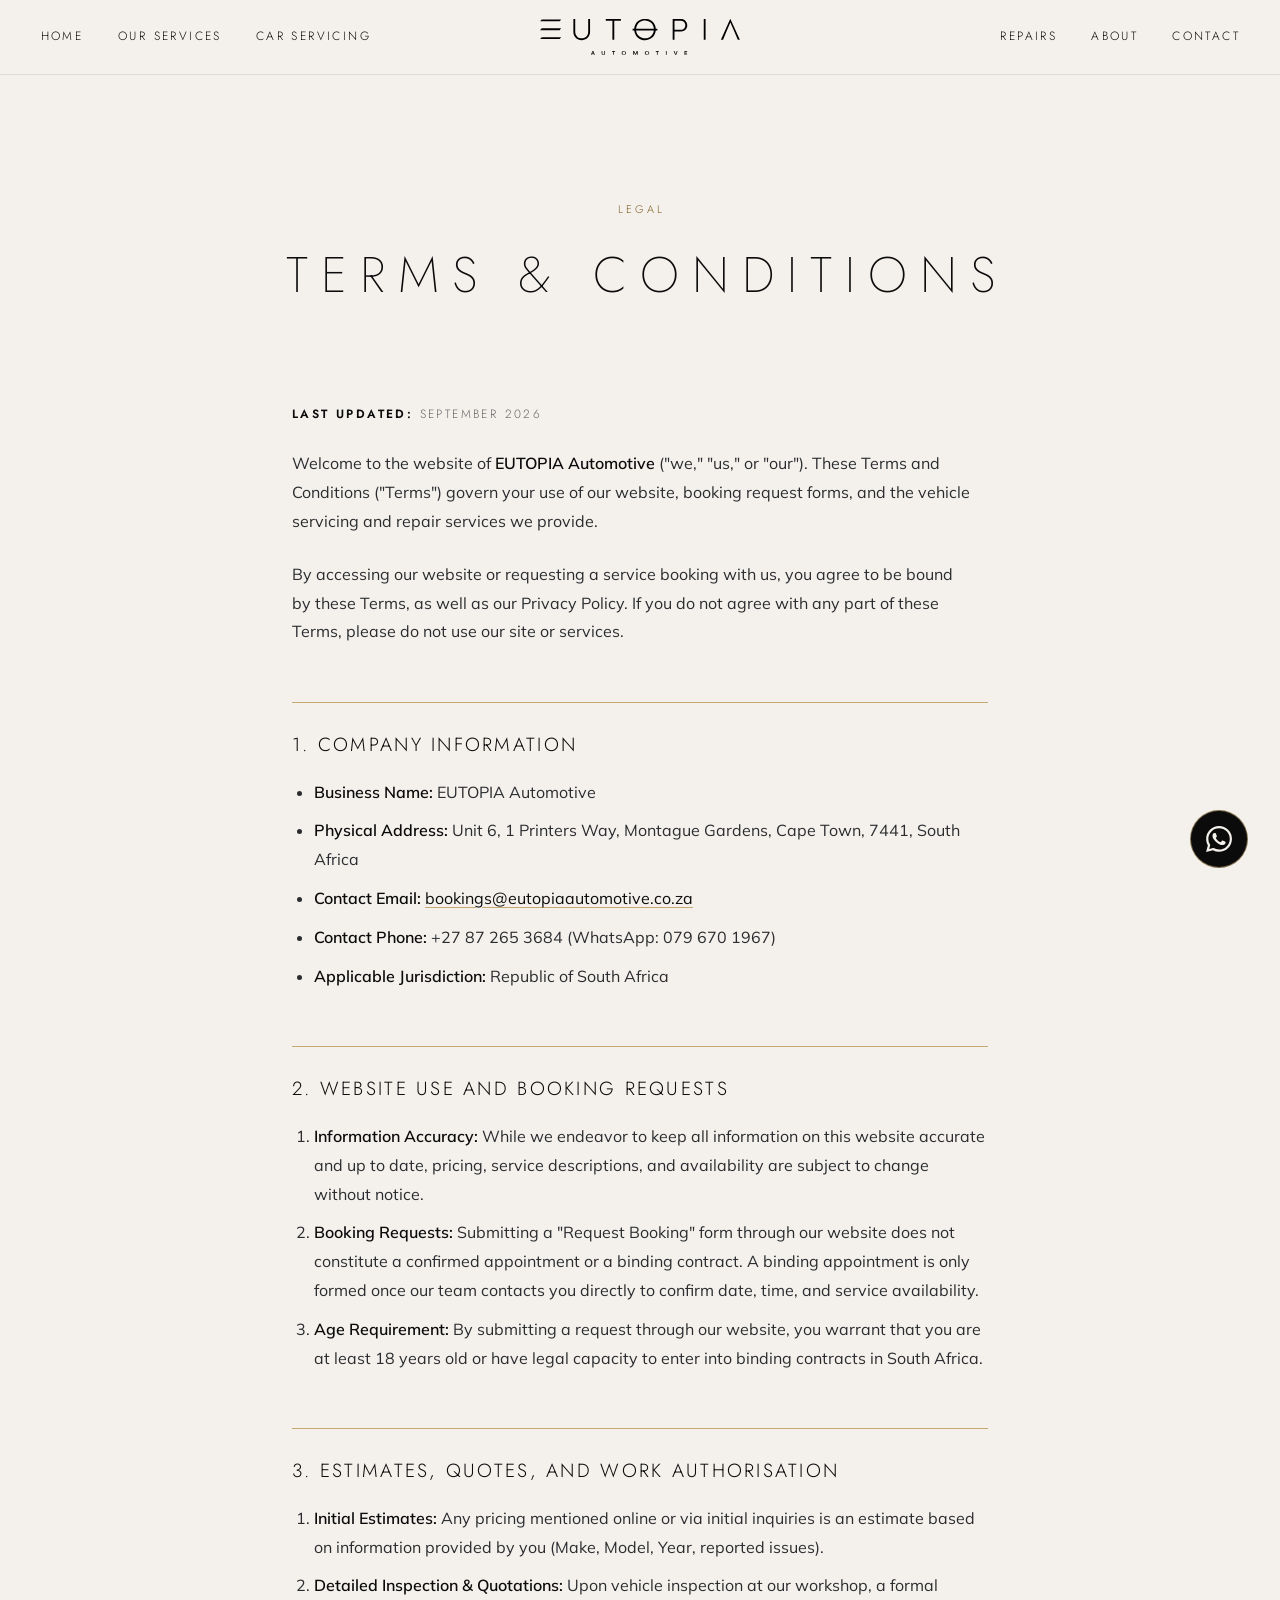
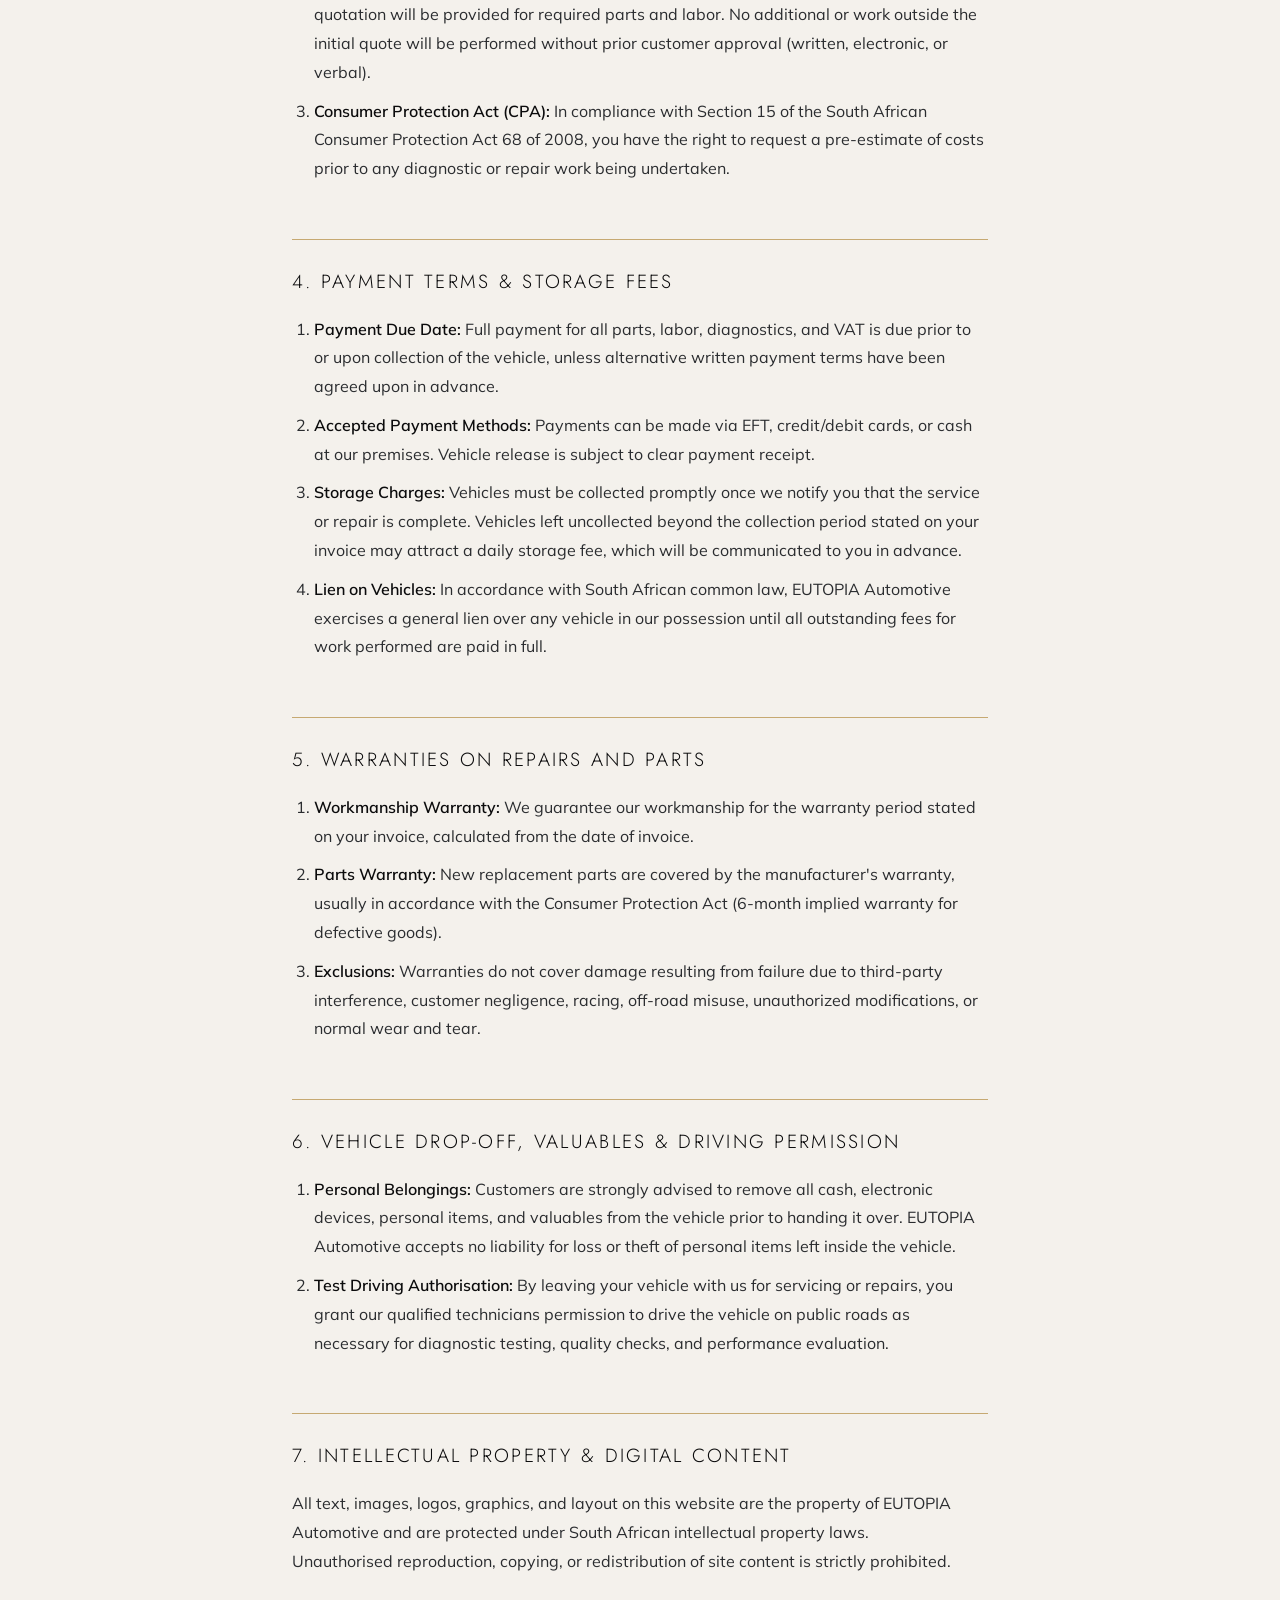
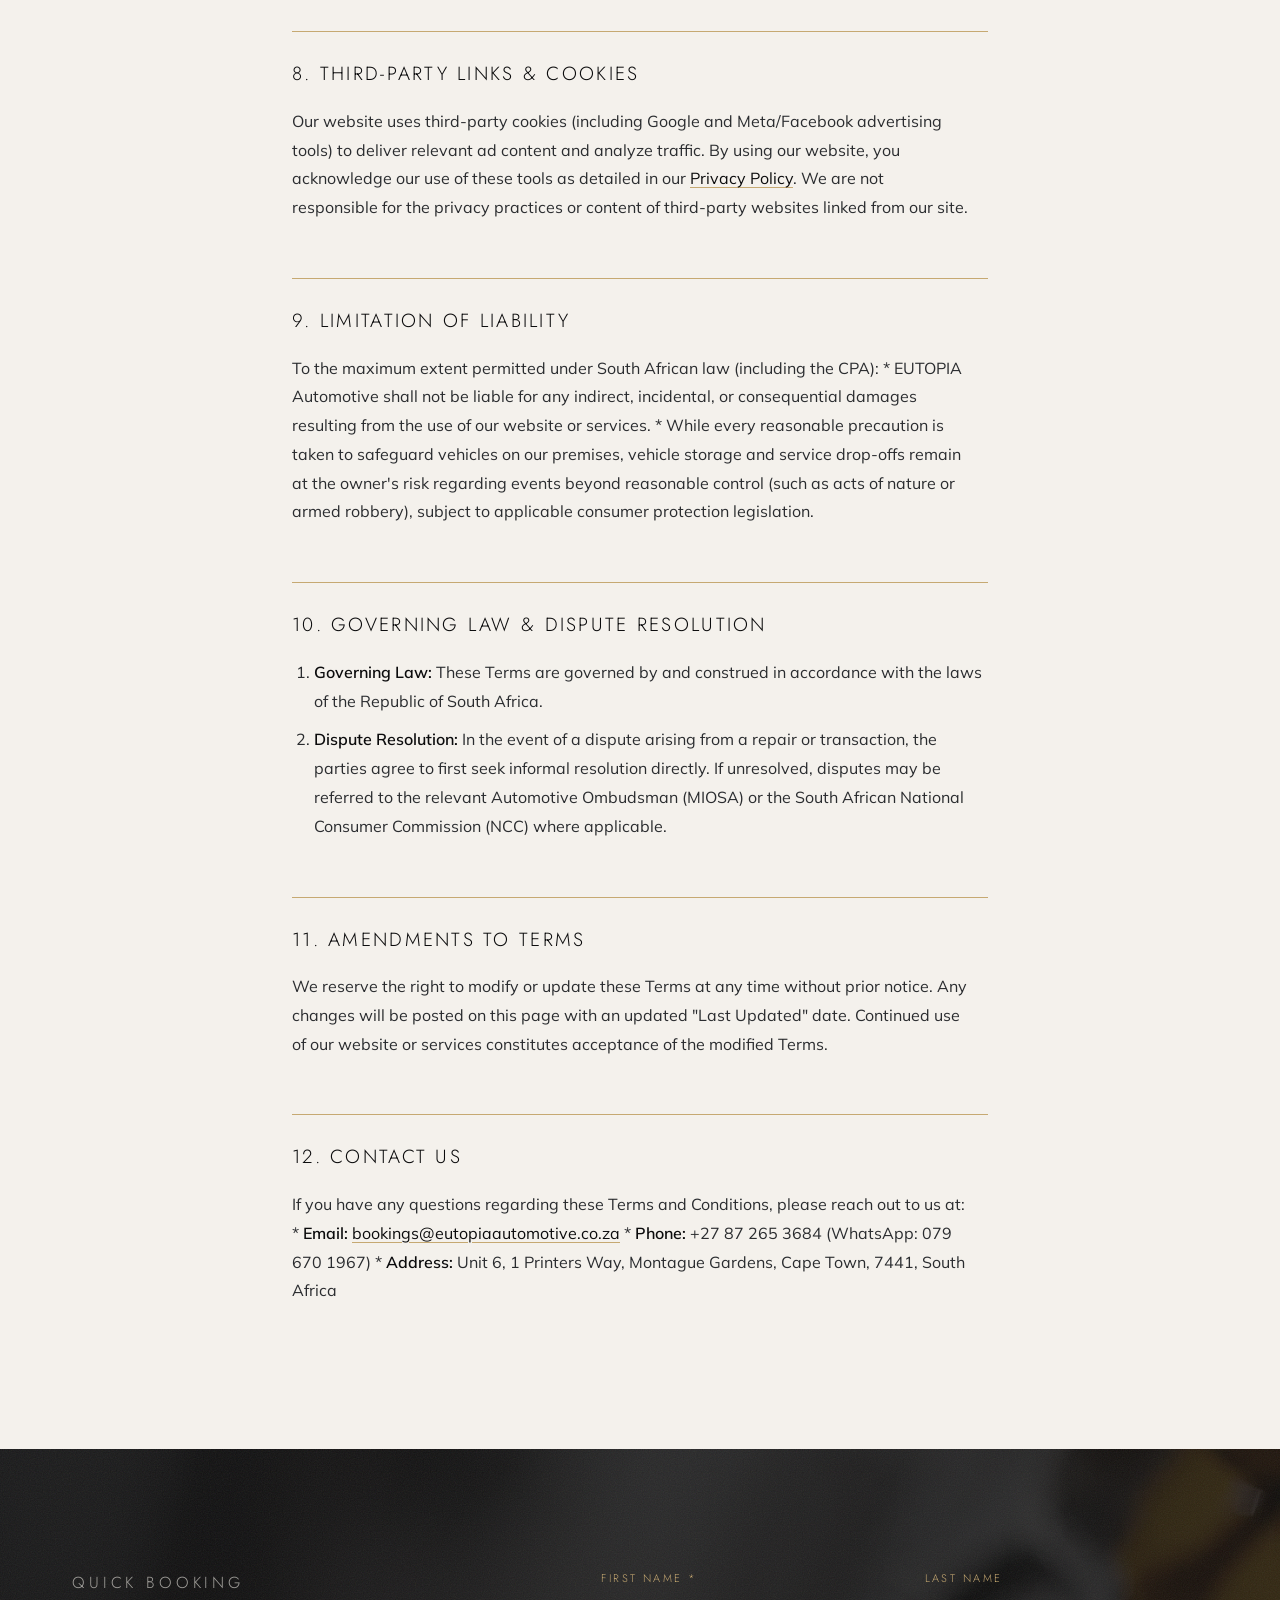
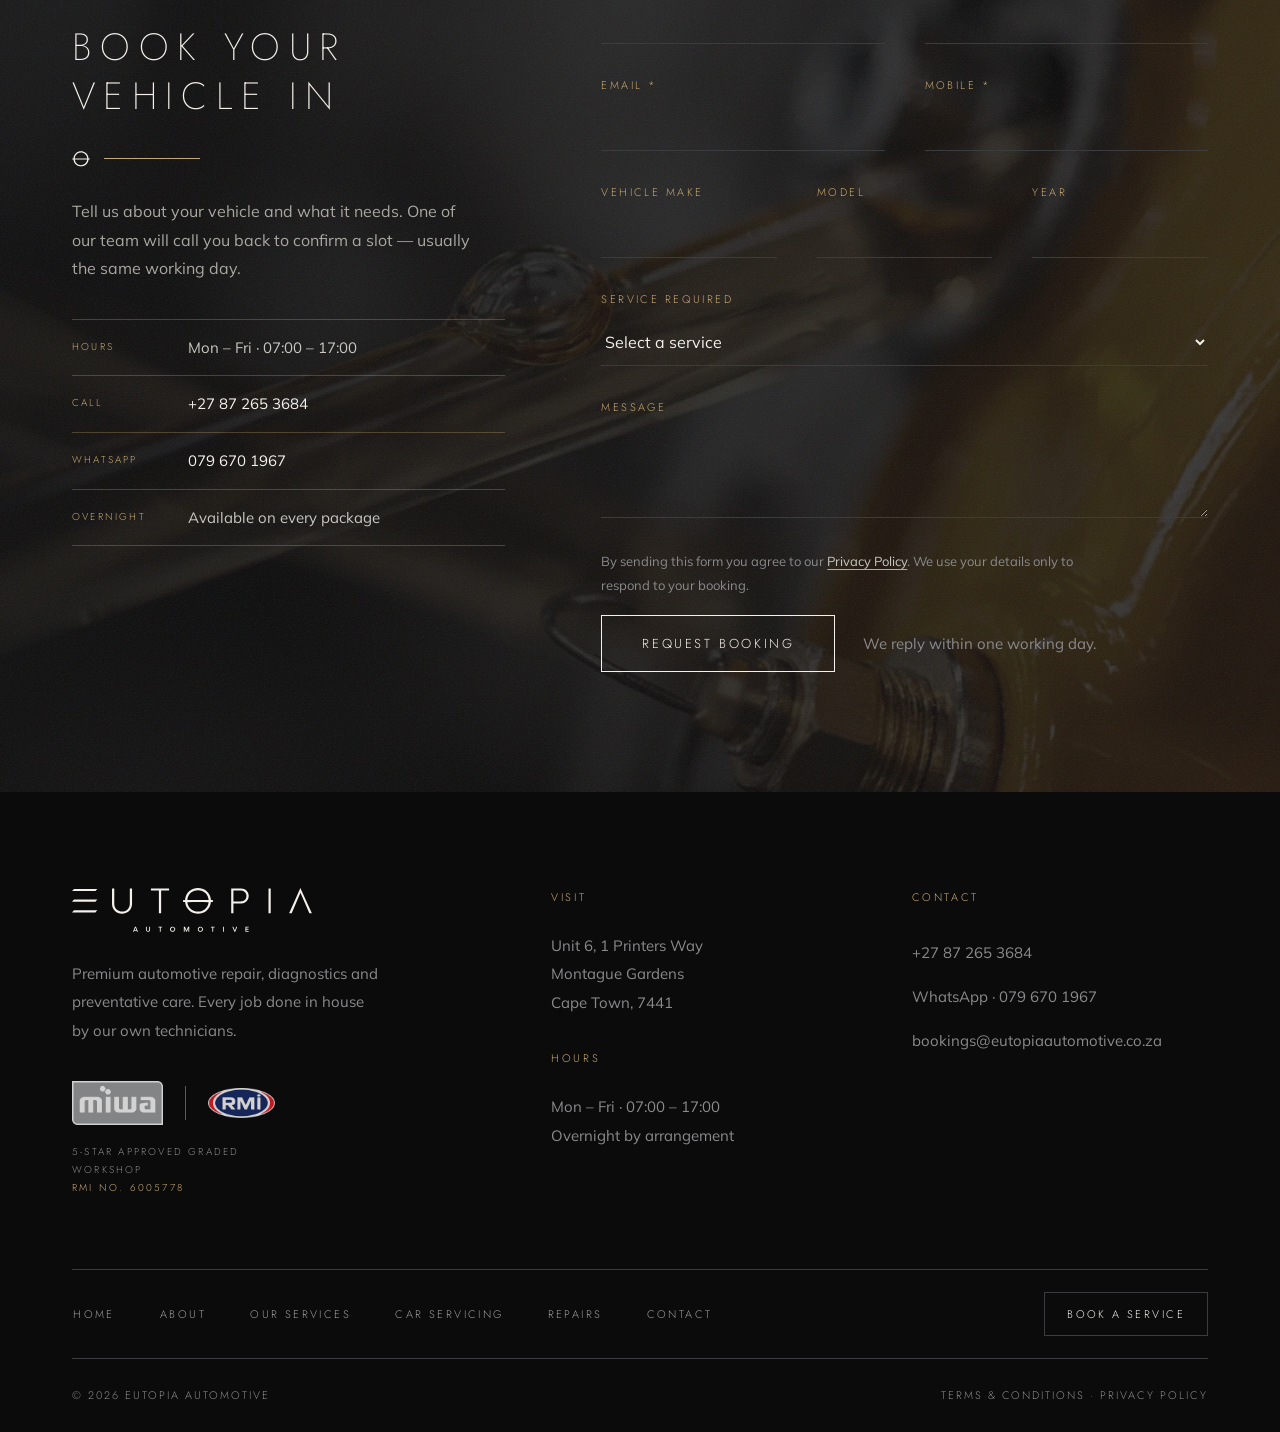
<file: terms-conditions.html>
<!DOCTYPE html>
<html lang="en-ZA">
<head>
<meta charset="UTF-8">
<meta name="viewport" content="width=device-width, initial-scale=1">
<title>Terms &amp; Conditions | EUTOPIA Automotive</title>
<meta name="description" content="Terms and conditions for vehicle servicing and repairs at EUTOPIA Automotive, Montague Gardens, Cape Town.">
<meta name="robots" content="noindex, follow">
<link rel="canonical" href="https://www.eutopiaautomotive.co.za/terms-conditions">
<meta property="og:type" content="website">
<meta property="og:locale" content="en_ZA">
<meta property="og:site_name" content="EUTOPIA Automotive">
<meta property="og:title" content="Terms &amp; Conditions | EUTOPIA Automotive">
<meta property="og:description" content="Terms and conditions for vehicle servicing and repairs at EUTOPIA Automotive, Montague Gardens, Cape Town.">
<meta property="og:url" content="https://www.eutopiaautomotive.co.za/terms-conditions">
<meta property="og:image" content="https://www.eutopiaautomotive.co.za/assets/img/og-eutopia.jpg">
<meta property="og:image:width" content="1200">
<meta property="og:image:height" content="630">
<meta property="og:image:alt" content="EUTOPIA Automotive — premium automotive care in Cape Town">
<meta name="twitter:card" content="summary_large_image">
<meta name="twitter:title" content="Terms &amp; Conditions | EUTOPIA Automotive">
<meta name="twitter:description" content="Terms and conditions for vehicle servicing and repairs at EUTOPIA Automotive, Montague Gardens, Cape Town.">
<meta name="twitter:image" content="https://www.eutopiaautomotive.co.za/assets/img/og-eutopia.jpg">
<meta name="geo.region" content="ZA-WC">
<meta name="geo.placename" content="Montague Gardens, Cape Town">
<link rel="icon" type="image/svg+xml" href="/favicon.svg">
<link rel="apple-touch-icon" href="/favicon.svg">
<meta name="theme-color" content="#0B0B0C">
<link rel="alternate" type="text/plain" title="LLM summary" href="/llms.txt">
<link rel="preconnect" href="https://fonts.googleapis.com">
<link rel="preconnect" href="https://fonts.gstatic.com" crossorigin>
<link href="https://fonts.googleapis.com/css2?family=Jost:wght@200;300;400&family=Mulish:wght@300;400&display=swap" rel="stylesheet">
<link rel="stylesheet" href="/assets/css/site.css?v=528d8441c4">
<script type="application/ld+json">
{
 "@context": "https://schema.org",
 "@graph": [
  {
   "@type": [
    "AutoRepair",
    "LocalBusiness"
   ],
   "@id": "https://www.eutopiaautomotive.co.za/#business",
   "name": "EUTOPIA Automotive",
   "alternateName": "Total Motor Care",
   "url": "https://www.eutopiaautomotive.co.za/",
   "logo": "https://www.eutopiaautomotive.co.za/assets/brand/eutopia-logo-obsidian.svg",
   "image": "https://www.eutopiaautomotive.co.za/assets/img/og-eutopia.jpg",
   "description": "Independent automotive workshop in Montague Gardens, Cape Town: servicing, diagnostics, mechanical and auto-electrical repairs and overnight service for all makes.",
   "telephone": "+27872653684",
   "email": "bookings@eutopiaautomotive.co.za",
   "address": {
    "@type": "PostalAddress",
    "streetAddress": "Unit 6, 1 Printers Way",
    "addressLocality": "Cape Town",
    "addressRegion": "Western Cape",
    "postalCode": "7441",
    "addressCountry": "ZA"
   },
   "areaServed": [
    {
     "@type": "City",
     "name": "Cape Town"
    },
    {
     "@type": "Place",
     "name": "Montague Gardens"
    },
    {
     "@type": "Place",
     "name": "Milnerton"
    },
    {
     "@type": "Place",
     "name": "Century City"
    }
   ],
   "openingHoursSpecification": [
    {
     "@type": "OpeningHoursSpecification",
     "dayOfWeek": [
      "Monday",
      "Tuesday",
      "Wednesday",
      "Thursday",
      "Friday"
     ],
     "opens": "07:00",
     "closes": "17:00"
    }
   ],
   "priceRange": "R850–R4250",
   "currenciesAccepted": "ZAR",
   "memberOf": [
    {
     "@type": "Organization",
     "name": "Motor Industry Workshop Association (MIWA)",
     "url": "https://www.miwa.org.za/"
    },
    {
     "@type": "Organization",
     "name": "Retail Motor Industry Organisation (RMI)",
     "url": "https://www.rmi.org.za/"
    }
   ],
   "knowsAbout": [
    "Car servicing",
    "Vehicle diagnostics",
    "Auto-electrical repairs",
    "Brake repairs",
    "Suspension repairs",
    "Engine rebuilds",
    "Vehicle air-conditioning",
    "Wheel alignment and balancing",
    "Fleet maintenance"
   ],
   "contactPoint": [
    {
     "@type": "ContactPoint",
     "contactType": "customer service",
     "telephone": "+27872653684",
     "email": "bookings@eutopiaautomotive.co.za",
     "areaServed": "ZA",
     "availableLanguage": [
      "English"
     ]
    }
   ],
   "hasOfferCatalog": {
    "@id": "https://www.eutopiaautomotive.co.za/car-servicing#packages"
   }
  },
  {
   "@type": "BreadcrumbList",
   "@id": "https://www.eutopiaautomotive.co.za/terms-conditions#breadcrumb",
   "itemListElement": [
    {
     "@type": "ListItem",
     "position": 1,
     "name": "Home",
     "item": "https://www.eutopiaautomotive.co.za/"
    },
    {
     "@type": "ListItem",
     "position": 2,
     "name": "Terms & Conditions",
     "item": "https://www.eutopiaautomotive.co.za/terms-conditions"
    }
   ]
  },
  {
   "@type": "WebPage",
   "@id": "https://www.eutopiaautomotive.co.za/terms-conditions#webpage",
   "url": "https://www.eutopiaautomotive.co.za/terms-conditions",
   "name": "Terms & Conditions | EUTOPIA Automotive",
   "description": "Terms and conditions for vehicle servicing and repairs at EUTOPIA Automotive, Montague Gardens, Cape Town.",
   "inLanguage": "en-ZA",
   "isPartOf": {
    "@id": "https://www.eutopiaautomotive.co.za/#website"
   },
   "about": {
    "@id": "https://www.eutopiaautomotive.co.za/#business"
   },
   "dateModified": "2026-09-22",
   "primaryImageOfPage": {
    "@type": "ImageObject",
    "url": "https://www.eutopiaautomotive.co.za/assets/img/og-eutopia.jpg"
   },
   "breadcrumb": {
    "@id": "https://www.eutopiaautomotive.co.za/terms-conditions#breadcrumb"
   }
  }
 ]
}
</script>
</head>
<body data-page="terms" class="page-terms">

<svg width="0" height="0" style="position:absolute" aria-hidden="true" focusable="false">
  <symbol id="eut-logo" viewBox="0 0 1639 300"><path d="M801.84 21.0896C833.213 -6.20371 883.853 -7.01705 916.4 18.7163C936.066 33.8896 947.92 58.063 949.093 82.7563C953.493 82.7563 957.893 82.7696 962.306 82.7696C962.306 87.3296 962.306 91.8896 962.306 96.463C957.826 96.463 953.36 96.4763 948.893 96.463C946.906 119.93 935.306 142.61 916.626 157.13C885.013 182.276 836.186 182.37 804.573 157.183C785.88 142.65 774.253 119.956 772.266 96.463C767.76 96.4763 763.253 96.463 758.76 96.463C758.733 91.8896 758.746 87.3296 758.76 82.7696C763.133 82.7696 767.52 82.7029 771.906 82.8629C773.36 59.4229 783.746 36.3563 801.84 21.0896ZM815.56 29.4896C798.88 41.9296 788.84 62.1163 787.6 82.7563C836.173 82.7696 884.746 82.7696 933.32 82.7563C932.213 65.303 925.093 48.1163 912.626 35.7429C887.64 10.2629 843.693 7.87627 815.56 29.4896ZM787.88 96.4896C789.533 111.796 795.8 126.703 806.28 138.063C830.24 164.836 874.333 168.69 903.373 148.076C920.293 136.383 931.026 116.85 933.04 96.4896C884.653 96.4629 836.266 96.4629 787.88 96.4896Z" fill="currentColor"/><path d="M1559.67 0.0898438C1585.97 57.5965 1612.17 115.157 1638.33 172.73C1632.63 172.73 1626.92 172.757 1621.23 172.717C1600.92 125.69 1580.64 78.6498 1560.24 31.6632C1540.28 78.6898 1520.37 125.743 1500.37 172.743C1494.49 172.743 1488.63 172.69 1482.77 172.77C1508.25 115.143 1534.05 57.6632 1559.67 0.0898438Z" fill="currentColor"/><path d="M273.254 2.95626C278.347 2.90292 283.441 2.92959 288.534 2.91626C288.574 38.3563 288.521 73.8096 288.561 109.25C288.667 124.396 295.401 139.516 307.187 149.156C326.214 165.05 356.427 165.303 375.667 149.61C387.734 139.983 394.694 124.663 394.787 109.303C394.814 73.8496 394.814 38.4096 394.787 2.9696C399.854 2.86294 404.921 2.99628 409.987 2.84961C410.241 37.8629 410.027 72.8763 410.094 107.89C410.387 127.063 402.374 146.383 387.867 159.063C360.894 183.436 314.521 181.303 290.347 153.943C279.334 141.85 273.361 125.516 273.267 109.21C273.241 73.7829 273.281 38.3696 273.254 2.95626Z" fill="currentColor"/><path d="M539.119 2.92975C580.373 2.92975 621.626 2.91642 662.879 2.92975C662.893 7.70309 662.893 12.4631 662.893 17.2364C644.799 17.2497 626.706 17.2364 608.626 17.2364C608.626 69.1964 608.626 121.143 608.626 173.09C603.533 173.103 598.439 173.09 593.346 173.103C593.333 121.143 593.333 69.1964 593.346 17.2497C575.266 17.2231 557.186 17.2631 539.119 17.2364C539.106 12.4631 539.106 7.68975 539.119 2.92975Z" fill="currentColor"/><path d="M1087.35 2.9306C1109.96 2.9306 1132.59 2.9039 1155.21 2.9439C1169.12 2.87724 1183.13 8.26392 1192.87 18.3306C1208.89 34.4373 1211.55 61.4106 1200.09 80.8239C1191.35 96.1439 1173.99 105.597 1156.47 105.717C1138.44 105.811 1120.4 105.731 1102.37 105.757C1102.36 128.211 1102.39 150.651 1102.36 173.091C1097.35 173.091 1092.33 173.104 1087.33 173.091C1087.32 116.371 1087.31 59.6506 1087.35 2.9306ZM1102.35 17.2639C1102.39 41.9839 1102.35 66.7173 1102.37 91.4373C1116.43 91.4506 1130.48 91.4373 1144.53 91.4506C1154.76 91.7039 1165.76 91.8906 1174.61 85.9173C1191.88 75.3973 1196.27 50.2506 1185.57 33.5973C1179.23 23.3173 1167.27 17.1839 1155.28 17.2506C1137.64 17.2373 1120 17.2239 1102.35 17.2639Z" fill="currentColor"/><path d="M1342.15 2.92936C1347.13 2.91603 1352.13 2.92935 1357.15 2.91602C1357.19 59.6493 1357.17 116.369 1357.16 173.103C1352.13 173.089 1347.13 173.103 1342.13 173.076C1342.13 116.369 1342.12 59.6494 1342.15 2.92936Z" fill="currentColor"/><path d="M0 20.8224C4.57333 15.8758 9.12 10.9158 13.7067 5.98242C66.72 5.99576 119.747 5.9691 172.76 5.99577C168.587 10.9558 164.4 15.9158 160.187 20.8491C106.787 20.8091 53.4 20.8491 0 20.8224Z" fill="currentColor"/><path d="M14.0937 79.0368C66.9737 78.8501 119.867 79.0101 172.76 78.9568C168.654 83.9168 164.414 88.7568 160.347 93.7435C106.907 93.8768 53.4537 93.7701 0.0136719 93.7968C4.80034 88.9835 8.93367 83.3568 14.0937 79.0368Z" fill="currentColor"/><path d="M13.814 151.889C66.8007 151.995 119.774 151.875 172.761 151.942C168.601 156.889 164.414 161.822 160.254 166.755C106.841 166.782 53.4407 166.782 0.0273438 166.755C4.60068 161.782 9.14734 156.769 13.814 151.889Z" fill="currentColor"/><path d="M682.454 264.837C691.974 262.077 703.214 268.424 704.667 278.477C706.614 287.477 700.294 297.21 691.174 298.797C682.347 300.97 672.201 295.61 669.961 286.61C667.107 277.49 673.027 266.824 682.454 264.837ZM681.094 271.49C672.961 275.784 673.681 289.37 682.361 292.624C690.054 296.304 699.907 289.637 698.947 281.064C698.961 272.424 688.294 266.957 681.094 271.49Z" fill="currentColor"/><path d="M873.107 264.649C882.974 262.196 894.081 269.489 894.721 279.863C896.147 289.703 887.734 299.263 877.801 299.209C868.414 299.983 859.334 292.209 859.201 282.703C858.481 274.276 864.787 266.089 873.107 264.649ZM871.734 271.089C863.387 274.689 863.041 288.009 871.147 292.089C878.281 296.396 888.734 291.076 888.787 282.569C889.947 273.716 879.481 266.929 871.734 271.089Z" fill="currentColor"/><path d="M429.934 264.797C432.227 264.797 434.52 264.784 436.827 264.797C441.307 276.077 445.76 287.384 450.214 298.677C448.054 298.664 445.907 298.664 443.76 298.664C442.854 296.264 441.934 293.877 441 291.49C435.867 291.49 430.734 291.49 425.6 291.49C424.667 293.877 423.747 296.264 422.854 298.677C420.747 298.664 418.64 298.664 416.547 298.677C421 287.384 425.454 276.09 429.934 264.797ZM433.214 271.29C431.44 276.25 429.507 281.157 427.667 286.09C431.414 286.077 435.187 286.077 438.947 286.09C437.054 281.144 435.28 276.157 433.214 271.29Z" fill="currentColor"/><path d="M505.133 287.37C504.839 279.85 505.093 272.317 505.039 264.81C506.466 264.797 509.346 264.783 510.786 264.783C510.959 272.063 510.653 279.357 510.933 286.65C511.266 291.237 516.213 294.423 520.586 293.41C524.386 292.837 527.279 289.143 527.066 285.33C527.133 278.49 527.039 271.637 527.079 264.797C529.013 264.797 530.946 264.797 532.893 264.797C532.839 272.023 532.999 279.263 532.839 286.49C532.773 293.557 526.186 299.37 519.239 299.223C512.413 299.61 505.706 294.29 505.133 287.37Z" fill="currentColor"/><path d="M590.213 270.304C590.226 268.45 590.24 266.624 590.253 264.797C598.626 264.81 607 264.784 615.373 264.81C615.36 266.637 615.36 268.477 615.373 270.317C612.16 270.304 608.96 270.317 605.773 270.33C605.76 279.77 605.773 289.224 605.76 298.677C603.813 298.664 601.866 298.664 599.933 298.677C599.866 289.21 600.026 279.744 599.84 270.277C596.626 270.317 593.426 270.317 590.213 270.304Z" fill="currentColor"/><path d="M763.721 298.624C763.774 287.344 763.694 276.077 763.747 264.797C766.267 264.784 768.787 264.797 771.334 264.797C774.987 273.064 778.521 281.384 782.214 289.637C785.801 281.37 789.427 273.117 792.974 264.824C795.481 264.797 797.987 264.797 800.507 264.797C800.521 276.09 800.521 287.384 800.507 298.677C798.561 298.664 796.614 298.664 794.681 298.677C794.667 290.69 794.667 282.69 794.681 274.704C791.147 282.664 787.681 290.664 784.201 298.637C783.201 298.677 781.187 298.744 780.187 298.77C776.467 291.05 773.454 282.997 769.667 275.304C769.481 283.104 769.614 290.89 769.574 298.69C767.614 298.664 765.654 298.624 763.721 298.624Z" fill="currentColor"/><path d="M948.627 264.809C957.013 264.795 965.4 264.795 973.787 264.809C973.773 266.635 973.76 268.462 973.773 270.316C970.56 270.302 967.36 270.316 964.16 270.329C964.16 279.782 964.173 289.222 964.16 298.675C962.2 298.662 960.253 298.662 958.32 298.675C958.307 289.222 958.32 279.782 958.32 270.329C955.08 270.316 951.853 270.302 948.64 270.316C948.627 268.476 948.613 266.635 948.627 264.809Z" fill="currentColor"/><path d="M1032.01 264.797C1033.93 264.797 1035.88 264.797 1037.84 264.81C1037.85 276.09 1037.85 287.384 1037.84 298.677C1035.88 298.664 1033.93 298.664 1032.01 298.677C1032 287.384 1032 276.09 1032.01 264.797Z" fill="currentColor"/><path d="M1095.2 264.81C1097.37 264.797 1099.57 264.797 1101.79 264.797C1105.16 273.53 1108.63 282.237 1111.91 291.01C1114.93 282.384 1120.27 274.144 1120.33 264.797C1122.35 264.797 1124.36 264.797 1126.39 264.81C1126.53 268.184 1125.95 271.557 1124.67 274.704C1121.48 282.717 1118.17 290.677 1114.97 298.677C1112.93 298.664 1110.91 298.664 1108.91 298.677C1104.35 287.37 1099.76 276.104 1095.2 264.81Z" fill="currentColor"/><path d="M1184.28 264.809C1191.63 264.795 1198.96 264.795 1206.32 264.809C1206.29 266.635 1206.29 268.462 1206.32 270.316C1200.91 270.329 1195.51 270.302 1190.11 270.329C1190.08 273.182 1190.08 276.036 1190.09 278.902C1194.96 278.902 1199.83 278.902 1204.69 278.902C1204.68 280.729 1204.68 282.569 1204.71 284.409C1199.83 284.409 1194.97 284.409 1190.11 284.409C1190.08 287.329 1190.08 290.249 1190.09 293.182C1195.59 293.195 1201.09 293.182 1206.6 293.182C1206.56 295.049 1206.53 296.902 1206.41 298.782C1199.04 298.555 1191.65 298.729 1184.28 298.675C1184.27 287.382 1184.27 276.089 1184.28 264.809Z" fill="currentColor"/></symbol>
  <symbol id="eut-logo-black" viewBox="0 0 1639 300"><path d="M801.84 21.0896C833.213 -6.20371 883.853 -7.01705 916.4 18.7163C936.066 33.8896 947.92 58.063 949.093 82.7563C953.493 82.7563 957.893 82.7696 962.306 82.7696C962.306 87.3296 962.306 91.8896 962.306 96.463C957.826 96.463 953.36 96.4763 948.893 96.463C946.906 119.93 935.306 142.61 916.626 157.13C885.013 182.276 836.186 182.37 804.573 157.183C785.88 142.65 774.253 119.956 772.266 96.463C767.76 96.4763 763.253 96.463 758.76 96.463C758.733 91.8896 758.746 87.3296 758.76 82.7696C763.133 82.7696 767.52 82.7029 771.906 82.8629C773.36 59.4229 783.746 36.3563 801.84 21.0896ZM815.56 29.4896C798.88 41.9296 788.84 62.1163 787.6 82.7563C836.173 82.7696 884.746 82.7696 933.32 82.7563C932.213 65.3029 925.093 48.1163 912.626 35.7429C887.64 10.2629 843.693 7.87627 815.56 29.4896ZM787.88 96.4896C789.533 111.796 795.8 126.703 806.28 138.063C830.24 164.836 874.333 168.69 903.373 148.076C920.293 136.383 931.026 116.85 933.04 96.4896C884.653 96.4629 836.266 96.4629 787.88 96.4896Z" fill="black"/><path d="M1559.67 0.0898438C1585.97 57.5965 1612.17 115.157 1638.33 172.73C1632.63 172.73 1626.92 172.757 1621.23 172.717C1600.92 125.69 1580.64 78.6498 1560.24 31.6632C1540.28 78.6898 1520.37 125.743 1500.37 172.743C1494.49 172.743 1488.63 172.69 1482.77 172.77C1508.25 115.143 1534.05 57.6632 1559.67 0.0898438Z" fill="black"/><path d="M273.254 2.95626C278.347 2.90292 283.441 2.92959 288.534 2.91626C288.574 38.3563 288.521 73.8096 288.561 109.25C288.667 124.396 295.401 139.516 307.187 149.156C326.214 165.05 356.427 165.303 375.667 149.61C387.734 139.983 394.694 124.663 394.787 109.303C394.814 73.8496 394.814 38.4096 394.787 2.9696C399.854 2.86294 404.921 2.99628 409.987 2.84961C410.241 37.8629 410.027 72.8763 410.094 107.89C410.387 127.063 402.374 146.383 387.867 159.063C360.894 183.436 314.521 181.303 290.347 153.943C279.334 141.85 273.361 125.516 273.267 109.21C273.241 73.7829 273.281 38.3696 273.254 2.95626Z" fill="black"/><path d="M539.119 2.92975C580.373 2.92975 621.626 2.91642 662.879 2.92975C662.893 7.70309 662.893 12.4631 662.893 17.2364C644.799 17.2497 626.706 17.2364 608.626 17.2364C608.626 69.1964 608.626 121.143 608.626 173.09C603.533 173.103 598.439 173.09 593.346 173.103C593.333 121.143 593.333 69.1964 593.346 17.2497C575.266 17.2231 557.186 17.2631 539.119 17.2364C539.106 12.4631 539.106 7.68975 539.119 2.92975Z" fill="black"/><path d="M1087.35 2.9306C1109.96 2.9306 1132.59 2.9039 1155.21 2.9439C1169.12 2.87724 1183.13 8.26392 1192.87 18.3306C1208.89 34.4373 1211.55 61.4106 1200.09 80.8239C1191.35 96.1439 1173.99 105.597 1156.47 105.717C1138.44 105.811 1120.4 105.731 1102.37 105.757C1102.36 128.211 1102.39 150.651 1102.36 173.091C1097.35 173.091 1092.33 173.104 1087.33 173.091C1087.32 116.371 1087.31 59.6506 1087.35 2.9306ZM1102.35 17.2639C1102.39 41.9839 1102.35 66.7173 1102.37 91.4373C1116.43 91.4506 1130.48 91.4372 1144.53 91.4506C1154.76 91.7039 1165.76 91.8906 1174.61 85.9173C1191.88 75.3973 1196.27 50.2506 1185.57 33.5973C1179.23 23.3173 1167.27 17.1839 1155.28 17.2506C1137.64 17.2373 1120 17.2239 1102.35 17.2639Z" fill="black"/><path d="M1342.15 2.92936C1347.13 2.91603 1352.13 2.92935 1357.15 2.91602C1357.19 59.6493 1357.17 116.369 1357.16 173.103C1352.13 173.089 1347.13 173.103 1342.13 173.076C1342.13 116.369 1342.12 59.6494 1342.15 2.92936Z" fill="black"/><path d="M0 20.8224C4.57333 15.8758 9.12 10.9158 13.7067 5.98242C66.72 5.99576 119.747 5.9691 172.76 5.99577C168.587 10.9558 164.4 15.9158 160.187 20.8491C106.787 20.8091 53.4 20.8491 0 20.8224Z" fill="black"/><path d="M14.0937 79.0368C66.9737 78.8501 119.867 79.0101 172.76 78.9568C168.654 83.9168 164.414 88.7568 160.347 93.7435C106.907 93.8768 53.4537 93.7701 0.0136719 93.7968C4.80034 88.9835 8.93367 83.3568 14.0937 79.0368Z" fill="black"/><path d="M13.814 151.889C66.8007 151.995 119.774 151.875 172.761 151.942C168.601 156.889 164.414 161.822 160.254 166.755C106.841 166.782 53.4407 166.782 0.0273438 166.755C4.60068 161.782 9.14734 156.769 13.814 151.889Z" fill="black"/><path d="M682.454 264.837C691.974 262.077 703.214 268.424 704.667 278.477C706.614 287.477 700.294 297.21 691.174 298.797C682.347 300.97 672.201 295.61 669.961 286.61C667.107 277.49 673.027 266.824 682.454 264.837ZM681.094 271.49C672.961 275.784 673.681 289.37 682.361 292.624C690.054 296.304 699.907 289.637 698.947 281.064C698.961 272.424 688.294 266.957 681.094 271.49Z" fill="black"/><path d="M873.107 264.649C882.974 262.196 894.081 269.489 894.721 279.863C896.147 289.703 887.734 299.263 877.801 299.209C868.414 299.983 859.334 292.209 859.201 282.703C858.481 274.276 864.787 266.089 873.107 264.649ZM871.734 271.089C863.387 274.689 863.041 288.009 871.147 292.089C878.281 296.396 888.734 291.076 888.787 282.569C889.947 273.716 879.481 266.929 871.734 271.089Z" fill="black"/><path d="M429.934 264.797C432.227 264.797 434.52 264.784 436.827 264.797C441.307 276.077 445.76 287.384 450.214 298.677C448.054 298.664 445.907 298.664 443.76 298.664C442.854 296.264 441.934 293.877 441 291.49C435.867 291.49 430.734 291.49 425.6 291.49C424.667 293.877 423.747 296.264 422.854 298.677C420.747 298.664 418.64 298.664 416.547 298.677C421 287.384 425.454 276.09 429.934 264.797ZM433.214 271.29C431.44 276.25 429.507 281.157 427.667 286.09C431.414 286.077 435.187 286.077 438.947 286.09C437.054 281.144 435.28 276.157 433.214 271.29Z" fill="black"/><path d="M505.133 287.37C504.839 279.85 505.093 272.317 505.039 264.81C506.466 264.797 509.346 264.783 510.786 264.783C510.959 272.063 510.653 279.357 510.933 286.65C511.266 291.237 516.213 294.423 520.586 293.41C524.386 292.837 527.279 289.143 527.066 285.33C527.133 278.49 527.039 271.637 527.079 264.797C529.013 264.797 530.946 264.797 532.893 264.797C532.839 272.023 532.999 279.263 532.839 286.49C532.773 293.557 526.186 299.37 519.239 299.223C512.413 299.61 505.706 294.29 505.133 287.37Z" fill="black"/><path d="M590.213 270.304C590.226 268.45 590.24 266.624 590.253 264.797C598.626 264.81 607 264.784 615.373 264.81C615.36 266.637 615.36 268.477 615.373 270.317C612.16 270.304 608.96 270.317 605.773 270.33C605.76 279.77 605.773 289.224 605.76 298.677C603.813 298.664 601.866 298.664 599.933 298.677C599.866 289.21 600.026 279.744 599.84 270.277C596.626 270.317 593.426 270.317 590.213 270.304Z" fill="black"/><path d="M763.721 298.624C763.774 287.344 763.694 276.077 763.747 264.797C766.267 264.784 768.787 264.797 771.334 264.797C774.987 273.064 778.521 281.384 782.214 289.637C785.801 281.37 789.427 273.117 792.974 264.824C795.481 264.797 797.987 264.797 800.507 264.797C800.521 276.09 800.521 287.384 800.507 298.677C798.561 298.664 796.614 298.664 794.681 298.677C794.667 290.69 794.667 282.69 794.681 274.704C791.147 282.664 787.681 290.664 784.201 298.637C783.201 298.677 781.187 298.744 780.187 298.77C776.467 291.05 773.454 282.997 769.667 275.304C769.481 283.104 769.614 290.89 769.574 298.69C767.614 298.664 765.654 298.624 763.721 298.624Z" fill="black"/><path d="M948.627 264.809C957.013 264.795 965.4 264.795 973.787 264.809C973.773 266.635 973.76 268.462 973.773 270.316C970.56 270.302 967.36 270.316 964.16 270.329C964.16 279.782 964.173 289.222 964.16 298.675C962.2 298.662 960.253 298.662 958.32 298.675C958.307 289.222 958.32 279.782 958.32 270.329C955.08 270.316 951.853 270.302 948.64 270.316C948.627 268.476 948.613 266.635 948.627 264.809Z" fill="black"/><path d="M1032.01 264.797C1033.93 264.797 1035.88 264.797 1037.84 264.81C1037.85 276.09 1037.85 287.384 1037.84 298.677C1035.88 298.664 1033.93 298.664 1032.01 298.677C1032 287.384 1032 276.09 1032.01 264.797Z" fill="black"/><path d="M1095.2 264.81C1097.37 264.797 1099.57 264.797 1101.79 264.797C1105.16 273.53 1108.63 282.237 1111.91 291.01C1114.93 282.384 1120.27 274.144 1120.33 264.797C1122.35 264.797 1124.36 264.797 1126.39 264.81C1126.53 268.184 1125.95 271.557 1124.67 274.704C1121.48 282.717 1118.17 290.677 1114.97 298.677C1112.93 298.664 1110.91 298.664 1108.91 298.677C1104.35 287.37 1099.76 276.104 1095.2 264.81Z" fill="black"/><path d="M1184.28 264.809C1191.63 264.795 1198.96 264.795 1206.32 264.809C1206.29 266.635 1206.29 268.462 1206.32 270.316C1200.91 270.329 1195.51 270.302 1190.11 270.329C1190.08 273.182 1190.08 276.036 1190.09 278.902C1194.96 278.902 1199.83 278.902 1204.69 278.902C1204.68 280.729 1204.68 282.569 1204.71 284.409C1199.83 284.409 1194.97 284.409 1190.11 284.409C1190.08 287.329 1190.08 290.249 1190.09 293.182C1195.59 293.195 1201.09 293.182 1206.6 293.182C1206.56 295.049 1206.53 296.902 1206.41 298.782C1199.04 298.555 1191.65 298.729 1184.28 298.675C1184.27 287.382 1184.27 276.089 1184.28 264.809Z" fill="black"/></symbol>
  <symbol id="eut-mark" viewBox="756 -4 209 187"><path d="M801.84 21.0896C833.213 -6.20371 883.853 -7.01705 916.4 18.7163C936.066 33.8896 947.92 58.063 949.093 82.7563C953.493 82.7563 957.893 82.7696 962.306 82.7696C962.306 87.3296 962.306 91.8896 962.306 96.463C957.826 96.463 953.36 96.4763 948.893 96.463C946.906 119.93 935.306 142.61 916.626 157.13C885.013 182.276 836.186 182.37 804.573 157.183C785.88 142.65 774.253 119.956 772.266 96.463C767.76 96.4763 763.253 96.463 758.76 96.463C758.733 91.8896 758.746 87.3296 758.76 82.7696C763.133 82.7696 767.52 82.7029 771.906 82.8629C773.36 59.4229 783.746 36.3563 801.84 21.0896ZM815.56 29.4896C798.88 41.9296 788.84 62.1163 787.6 82.7563C836.173 82.7696 884.746 82.7696 933.32 82.7563C932.213 65.303 925.093 48.1163 912.626 35.7429C887.64 10.2629 843.693 7.87627 815.56 29.4896ZM787.88 96.4896C789.533 111.796 795.8 126.703 806.28 138.063C830.24 164.836 874.333 168.69 903.373 148.076C920.293 136.383 931.026 116.85 933.04 96.4896C884.653 96.4629 836.266 96.4629 787.88 96.4896Z" fill="currentColor"/></symbol>

  <symbol id="mq-jaguar" viewBox="0 0 1045.7 85"><g fill="currentColor"><g> <g> <path d="M997.4,53.2l6.1-0.5c2.5-0.2,5-0.5,7.3-0.8c6-0.9,11.1-2.5,15.3-4.7c1.6-0.8,2.4-1.4,4.2-2.7&#xA;&#x9;&#x9;&#x9;c5.3-3.8,8-8.9,8.4-15.9c0.1-1.4,0-2.5-0.1-3.7c-0.3-4.4-1.3-8.1-3.1-11c-2.1-3.5-5.1-6.2-9.1-8.2c-4-2-9.1-3.5-15-4.4&#xA;&#x9;&#x9;&#x9;c0,0-8.7-1.4-21.6-1.4h-98.6v83.1h31V53.8h42.1l47.4,29.3h34L997.4,53.2z M983.3,9.6c0.2,0,0.3,0,0.5,0c3.5,0.1,6.5,0.2,9.1,0.5&#xA;&#x9;&#x9;&#x9;c3.3,0.4,6.1,1.1,8.3,2.3c2.3,1.2,4.1,3,5,5.2c0.9,1.9,1.3,4.3,1.4,7.2c0,0.2,0.1,4.2-0.1,6.2c-0.1,2-0.6,4.2-1.3,5.7&#xA;&#x9;&#x9;&#x9;c-0.7,1.6-1.7,2.9-3.1,4c-0.4,0.3-0.8,0.6-1.2,0.8c-2,1.1-4.5,1.8-7.7,2.2c-2.9,0.3-6.6,0.5-11,0.5h-61.2V9.6H983.3z"> </path> <path d="M101.8,0v39.1c0,11.7-4.3,20.4-12.8,25.8C81.7,69.6,71.1,72,57.6,72H0v11.1h47.8c13.3,0,25.5-0.5,36.2-1.5&#xA;&#x9;&#x9;&#x9;c10.5-1,19.4-3,26.6-6c7-2.9,12.5-7.1,16.3-12.5c3.4-4.9,5.3-11.3,5.7-19.2c0-0.7,0.1-1.6,0.1-2.6V0H101.8z"> </path> <path d="M456.7,45V72h-47.3c-24.8,0-39.2-8-43.1-23.6c-1.6-6.5-0.6-12.7,0-15c3.8-15.8,18-23.5,43.1-23.5h74V0h-64.3&#xA;&#x9;&#x9;&#x9;c-13.5,0-25.7,0.5-36.4,1.4c-10.4,0.9-19.4,2.9-26.6,5.8c-7.1,2.9-12.5,7-16.2,12.4c-3.6,5.1-5.4,12-5.6,20.5c0,0.2,0,0.4,0,0.7&#xA;&#x9;&#x9;&#x9;c0,0.4,0,0.8,0,1.3c0.1,8.8,2,15.9,5.7,21.1c3.8,5.4,9.3,9.6,16.3,12.5c7.2,3,16.2,5,26.6,6c10.7,1,22.8,1.5,36.2,1.5h68.5V45&#xA;&#x9;&#x9;&#x9;H456.7z"> </path> <path d="M250.1,0h-31.9l-71.5,83.1h18.5l16.1-18.7h89.9l16.1,18.7h34.4L250.1,0z M226.2,12.2l37.3,43.3h-74.5&#xA;&#x9;&#x9;&#x9;L226.2,12.2z"> </path> <path d="M760.1,0l-71.5,83.1h18.5l16.1-18.8h89.8l16.1,18.8h34.5L792.1,0H760.1z M805.5,55.5h-74.6l37.3-43.3&#xA;&#x9;&#x9;&#x9;L805.5,55.5z"> </path> <path d="M643.7,0v42.1c0,3.6-0.5,6.9-1.2,9.9c-4,15.3-18.3,23.1-42.9,23.2h-3.1c-24.7,0-39.1-8-43-23.5&#xA;&#x9;&#x9;&#x9;c-0.7-2.9-1.1-6.1-1.1-9.5V0h-31v43.4c0,9,1.9,16.4,5.7,21.8c2.4,3.3,5.4,6.3,9,8.7c2.2,1.4,4.6,2.7,7.3,3.8&#xA;&#x9;&#x9;&#x9;c2.7,1.1,5.6,2.1,8.8,2.9c5.3,1.4,11.3,2.4,17.9,3.1c8.3,0.8,17.7,1.3,27.9,1.3c10.3,0,19.6-0.5,27.9-1.3c6.5-0.6,12.5-1.6,17.8-3&#xA;&#x9;&#x9;&#x9;c3.2-0.8,6.1-1.8,8.8-2.9c2.7-1.1,5.1-2.3,7.3-3.8c3.7-2.4,6.7-5.3,9-8.7c3.8-5.4,5.7-12.8,5.7-21.8V0H643.7z"> </path> </g> </g></g></symbol>
  <symbol id="mq-landrover" viewBox="0 0 226.75 118.75"><g fill="currentColor"><path d="M153.79,76.5l2.07-5.62h-9.49l1.47-4.29h10.28l2.26-6.2h-19.41l-.27.79.46.46c.5.48.48,1.06.05,2.31l-8.09,23.31h18.14l2.19-6.24h-10.59l1.56-4.52h9.37ZM131.15,60.41l-9.88,19.3h-.21l-.5-19.3h-8.27l-.32.7.71.43c.68.48.87.97.96,2.31l1.12,23.42h9.21l14.86-26.86h-7.69ZM57.02,63.87l-20.38,6.66-2.49,6.79h17.97l2.34-6.4h-12.46l14.14-4.76.87-2.3h0ZM76.32,70.16c-.47,1.15-.98,1.42-1.65,1.69-.45.18-1.4.24-2.32.24h-3.56l1.93-5.55h4.3c1.29,0,1.81.67,1.83,1.42,0,.48-.22,1.37-.54,2.19h0ZM75.68,60.41h-11.66l-.24.7.47.46c.5.49.48,1.06.04,2.31l-8.15,23.39h7.45l3.18-9.29h2.52s2.8,9.29,2.8,9.29h7.48l-3.52-9.5c2.04-.33,3.07-.91,4.09-1.82,1.4-1.28,2.38-3.07,3.18-5.71,1.17-3.83.46-6.01-.29-7.13-1.04-1.54-3.23-2.7-7.37-2.7h0ZM175.57,70.16c-.46,1.15-.98,1.42-1.64,1.69-.46.18-1.4.24-2.32.24h-3.55l1.92-5.55h4.3c1.28,0,1.81.67,1.82,1.42.01.48-.22,1.37-.53,2.19h0ZM174.92,60.41h-11.66l-.23.7.47.46c.5.49.48,1.06.05,2.31l-8.15,23.39h7.45l3.18-9.28h2.52l2.8,9.28h7.47l-3.51-9.5c2.04-.33,3.06-.91,4.08-1.82,1.41-1.28,2.38-3.07,3.18-5.71,1.18-3.83.47-6.01-.29-7.13-1.04-1.54-3.23-2.7-7.38-2.7h0ZM190.21,96.45c-20.45,10.51-47.74,16.3-76.84,16.3s-56.37-5.79-76.83-16.3c-19.67-10.11-30.51-23.28-30.51-37.07s10.84-26.97,30.51-37.08C57,11.79,84.28,6,113.38,6s56.38,5.8,76.84,16.3c19.68,10.1,30.51,23.27,30.51,37.08s-10.83,26.96-30.51,37.07ZM192.98,16.97C171.68,6.03,143.41,0,113.38,0S55.08,6.03,33.78,16.97C21.16,23.45,0,37.59,0,59.38s21.16,35.92,33.78,42.4c21.29,10.94,49.56,16.97,79.6,16.97s58.31-6.03,79.61-16.97c12.61-6.49,33.77-20.62,33.77-42.4s-21.16-35.92-33.77-42.41h0ZM187.35,90.94c-22.01,11.31-49.38,15.6-73.97,15.6s-51.96-4.3-73.97-15.6c-11.65-5.99-27.13-17.03-27.13-31.56s15.48-25.58,27.13-31.56c22.01-11.31,49.38-15.6,73.97-15.6s51.96,4.29,73.97,15.6c11.66,5.99,27.13,17.01,27.13,31.56s-15.48,25.58-27.13,31.56h0ZM188.49,25.61c-22.35-11.49-50.17-15.89-75.11-15.89s-52.76,4.4-75.11,15.89c-12.55,6.45-28.48,18.08-28.48,33.77s15.93,27.31,28.48,33.77c22.35,11.48,50.17,15.88,75.11,15.88s52.77-4.39,75.11-15.88c12.56-6.45,28.49-18.09,28.49-33.77s-15.93-27.32-28.49-33.77h0ZM101.73,74.31c-.93,2.64-1.65,4.34-2.73,5.46-.84.88-1.96,1.51-4.52,1.51-2.01,0-3.13-.82-3.13-2.36-.01-1,.26-2.52,1.33-5.47.93-2.64,1.65-4.34,2.73-5.46.83-.88,1.95-1.51,4.52-1.51,2.01,0,3.13.82,3.13,2.36.02,1.01-.25,2.53-1.33,5.47ZM101.3,60.08h-.86c-5.09,0-7.99,1.36-10.38,3.88-2.97,3.12-5.75,11.56-5.7,16.03.06,4.55,3.02,7.71,9.24,7.71h.91c5.1,0,8.01-1.37,10.39-3.88,2.97-3.13,5.7-11.56,5.64-16.02-.06-4.55-3.02-7.71-9.25-7.71h0ZM47.65,54.6h18.43s2.23-6.41,2.23-6.41h-10.71l7.08-20.45h-9.24l-.23.69.46.46c.5.49.48,1.07.05,2.31l-8.06,23.39ZM96.2,54.59h6.77l5.9-17.37,3.46,17.37h6.78l9.24-26.85h-7.08s-4.93,14.61-4.93,14.61l-2.82-14.6h-9.55l-.23.69.47.46c.5.49.48,1.07.05,2.31l-8.05,23.38h0ZM138.1,34.12h2.95c2.01,0,3.12.67,3.15,2.22.01,1-.25,2.36-1.3,5.31-.92,2.63-1.66,4.16-2.71,5.28-.84.88-1.96,1.27-4.52,1.27h-2.47l4.89-14.08h0ZM131.62,31.21l-8.06,23.39h11.9c5.1,0,8.01-1.12,10.37-3.64,2.96-3.12,5.67-11.23,5.58-15.69-.09-4.56-3.04-7.52-9.26-7.52h-10.81l-.23.69.47.46c.5.49.48,1.07.04,2.31h0ZM176.51,37.38h-17.97l-2.34,6.39h12.45l-14.14,4.77-.87,2.29,20.38-6.67,2.49-6.79h0ZM86.85,35.17h.24l.13,8.11h-4.97l4.6-8.11h0ZM67.99,54.59h7.84l3.4-5.93h8.12l.08,5.93h7.11l-1.53-26.84h-10.65l-.24.69.34.34c.56.55.33,1.33-1.74,4.61l-12.73,21.2h0Z" style="fill-rule:evenodd;"/></g></symbol>
  <symbol id="mq-hyundai" viewBox="0 0 444 61"><g fill="currentColor"><g clip-path="url(#mq-hyundai-clip0_5_3)"> <path d="M170.529 8.6048V25.2824H151.592V8.6048H141.16V52.3796H151.592V34.7789H170.529V52.3796H180.961V8.6048H180.429H170.529Z" fill="currentColor"> </path> <path d="M219.212 8.6048L208.294 25.9395L197.393 8.6048H185.081L203.094 37.2196V52.3796H213.51V37.2196L231.523 8.6048H230.568H219.212Z" fill="currentColor"> </path> <path d="M265.091 8.6048V40.6771C265.095 40.9686 265.04 41.258 264.929 41.5277C264.819 41.7975 264.655 42.0421 264.447 42.2468C264.239 42.4514 263.992 42.6119 263.72 42.7186C263.448 42.8253 263.158 42.8759 262.866 42.8674H246.153V8.6048H235.721V52.4109H266.547C267.747 52.5074 268.953 52.3427 270.083 51.9282C271.213 51.5136 272.239 50.859 273.091 50.0096C273.943 49.1603 274.6 48.1364 275.017 47.0086C275.434 45.8808 275.601 44.6761 275.507 43.4776V8.6048H265.091Z" fill="currentColor"> </path> <path d="M316.013 8.60479H285.171V52.4109H295.603V18.0857H312.348C312.637 18.0815 312.925 18.1352 313.194 18.2436C313.463 18.352 313.707 18.5129 313.913 18.7169C314.119 18.921 314.282 19.1639 314.392 19.4317C314.502 19.6994 314.558 19.9864 314.556 20.276V52.3796H324.972V17.5694C325.033 16.3745 324.851 15.1798 324.44 14.0563C324.028 12.9328 323.394 11.9035 322.576 11.0298C321.702 10.205 320.67 9.565 319.542 9.14829C318.414 8.73159 317.214 8.54672 316.013 8.60479V8.60479Z" fill="currentColor"> </path> <path d="M365.478 8.60476H334.637V52.4109H365.478C366.675 52.4961 367.875 52.3219 368.998 51.9002C370.121 51.4784 371.139 50.8192 371.982 49.9677C372.826 49.1162 373.475 48.0925 373.885 46.9668C374.296 45.8412 374.458 44.6402 374.36 43.4463V17.5694C374.441 16.3646 374.274 15.156 373.87 14.0179C373.466 12.8798 372.833 11.8363 372.01 10.9515C371.135 10.1424 370.106 9.51756 368.983 9.11437C367.861 8.71118 366.669 8.53786 365.478 8.60476V8.60476ZM364.006 20.3385V40.6771C364.01 40.966 363.957 41.2529 363.85 41.5213C363.742 41.7896 363.583 42.0341 363.38 42.2406C363.178 42.4471 362.937 42.6116 362.67 42.7245C362.404 42.8375 362.118 42.8967 361.829 42.8987H345.053V18.0857H361.719C362.021 18.0702 362.323 18.1177 362.605 18.2251C362.887 18.3324 363.144 18.4973 363.359 18.7092C363.574 18.9211 363.743 19.1754 363.854 19.4559C363.966 19.7364 364.017 20.037 364.006 20.3385Z" fill="currentColor"> </path> <path d="M392.608 8.60476C391.409 8.54428 390.21 8.72808 389.085 9.14497C387.959 9.56186 386.93 10.2031 386.06 11.0297C385.235 11.8991 384.595 12.9273 384.181 14.0516C383.766 15.1759 383.585 16.3728 383.648 17.5694V52.3796H394.049V38.8466H413.002V52.3796H423.418V8.60476H392.608ZM412.97 18.0856V29.3657H394.018V20.3385C394.013 20.0402 394.069 19.744 394.182 19.4677C394.295 19.1914 394.462 18.9407 394.674 18.7304C394.886 18.5202 395.138 18.3547 395.416 18.2439C395.693 18.1331 395.99 18.0793 396.289 18.0856H412.97Z" fill="currentColor"> </path> <path d="M444.016 8.6048H433.584V52.3796H444.016V8.6048Z" fill="currentColor"> </path> <path d="M59.6313 61.0156C92.5248 61.0156 119.247 47.3575 119.247 30.5078C119.247 13.6581 92.5561 0 59.6313 0C26.7064 0 0 13.6581 0 30.4922C0 47.3262 26.6281 61.0156 59.6313 61.0156ZM70.8464 46.0433C69.8596 48.3275 68.1523 53.1931 64.2207 55.2113C62.9725 55.7878 61.6172 56.0969 60.2422 56.1187C59.9602 56.1187 59.7409 56.1187 59.6469 56.1187C49.5783 56.1951 39.5525 54.8037 29.8861 51.9885L29.5415 51.8633C28.7583 51.5973 28.3511 51.2375 28.3511 50.7838C28.3612 50.5975 28.4094 50.4153 28.493 50.2484C28.5765 50.0815 28.6935 49.9336 28.8367 49.8138L29.3849 49.3444C31.3272 47.6861 37.2637 43.368 48.5571 39.1126C53.1308 37.2564 57.8446 35.7655 62.6543 34.6538C65.5521 33.981 76.7516 32.2601 70.8464 46.0277V46.0433ZM100.983 15.2852C101.071 15.0881 101.21 14.9185 101.387 14.7944C101.563 14.6704 101.77 14.5967 101.986 14.5812C102.432 14.573 102.869 14.7164 103.223 14.9879C110.225 19.2903 114.376 24.6566 114.376 30.4765C114.376 41.0056 100.842 50.0328 81.482 53.9441C80.2446 54.1944 79.4144 54.1788 79.1324 53.9441C78.8505 53.7094 78.8818 53.4122 79.1324 53.0054C79.2796 52.7484 79.4528 52.5073 79.6493 52.2857C90.1909 39.8792 98.2107 21.5745 100.498 16.3021C100.67 15.8797 100.842 15.5199 100.983 15.2852ZM48.5571 14.8941C49.5439 12.5943 51.2513 7.68171 55.1828 5.72608C56.4303 5.14737 57.786 4.83816 59.1614 4.81867C59.459 4.81867 59.6783 4.81867 59.7566 4.81867C69.825 4.74539 79.8504 6.13674 89.5174 8.94896L89.8307 9.07412C90.6295 9.34009 91.0368 9.69992 91.0368 10.1536C91.0284 10.338 90.9808 10.5185 90.897 10.6831C90.8133 10.8477 90.6954 10.9925 90.5512 11.108L90.003 11.593C88.139 13.2513 82.1712 17.5537 70.9404 21.903C66.3673 23.7648 61.6534 25.261 56.8432 26.3775C53.8827 26.9564 42.6519 28.6617 48.5571 14.8941ZM37.7649 6.97769C39.018 6.74301 39.8325 6.74301 40.1301 6.97769C40.2272 7.11498 40.2793 7.27895 40.2793 7.44704C40.2793 7.61513 40.2272 7.77909 40.1301 7.91639C39.9698 8.16849 39.7918 8.40897 39.5975 8.63606C29.056 21.1208 21.0362 39.4411 18.7963 44.7292C18.624 45.089 18.4517 45.4488 18.3107 45.6835C18.2255 45.8835 18.0869 46.0564 17.9102 46.1833C17.7335 46.3102 17.5253 46.3862 17.3083 46.4032C16.8629 46.4032 16.4292 46.2606 16.0708 45.9964C9.06922 41.694 4.91837 36.3121 4.91837 30.4922C4.87138 19.9787 18.4047 10.9515 37.7649 6.97769Z" fill="currentColor"> </path> </g> <defs> <clipPath id="mq-hyundai-clip0_5_3"> <rect width="444" height="61" fill="currentColor"> </rect> </clipPath> </defs></g></symbol>
  <symbol id="mq-lexus" viewBox="0 0 339.1 61"><g fill="currentColor"><g> <g> <path d="M61.5,2.8l-1.9,2.8c12.5,5.1,17.5,14.5,17.5,24.4c0,5-1.3,9.5-4,9.5H40.5c-4.5,0-5.8-1.6-3.8-5.6&#xA;&#x9;&#x9;&#x9;C40.3,27,51,13.5,57.6,5.3c1-1.2,1.8-3.1-1.7-4C52.4,0.4,46.6,0,41.8,0C17.2,0,0,13.3,0,30.5C0,46.3,14.9,61,41.7,61&#xA;&#x9;&#x9;&#x9;c11.9,0,26.4-3.3,34.6-12.7h-7.1c-8,7.3-18.5,8.9-27.5,8.9C20.1,57.2,6.4,46,6.4,30.5c0-14.3,15.5-27.2,35.1-27.2&#xA;&#x9;&#x9;&#x9;c2.3,0,3.1,0.5,0.6,3.6c-5,6.2-13.9,18.5-18.1,25.7c-4.5,7.7,0.1,14,10.2,14h40.9c2.5,0,4-1.4,5.4-4.1c1.2-2.1,3-6.3,3-12.1&#xA;&#x9;&#x9;&#x9;C83.6,18.8,74.9,8.1,61.5,2.8"> </path> <path d="M328.7,28.2h-27.8c0.9-3.5,3.7-6,8.8-6h26.6v-6h-28.2c-16.1,0-19.9,11.4-19.9,17.9h34.4&#xA;&#x9;&#x9;&#x9;c4.7,0,4.7,6.4,0.2,6.4c-4.7,0-38,0-38,0V16.3h-11.4v24.3h-19c-5.1,0-7.2-2.4-7.2-6.2c0-4.5,0-18.1,0-18.1h-18.3l-16.4,10.3&#xA;&#x9;&#x9;&#x9;l-14.1-10.3h-40.7c-11.8,0-20.1,6.9-21.1,15.5h7.6c-3.1,2-5.4,5.3-6.8,8.9h-24.1c-4.5,0-6.7-2.4-6.7-6.8V16.3H95.1v14.9&#xA;&#x9;&#x9;&#x9;c0,9.5,5.2,15.4,16.8,15.4h80.2l16.5-10.4l14.2,10.4h16.9l-22-16.1l17.9-11.3v17.1c0,5.3,6.9,10.3,13.1,10.3h80.1&#xA;&#x9;&#x9;&#x9;C342.7,46.6,342.6,28.2,328.7,28.2 M190,40.6h-38.9c0.4-3.3,2.1-6.5,7.4-6.5h24.1v-5.9h-32.1c0.6-2.5,3.1-5.9,8.8-5.9h25.5V19&#xA;&#x9;&#x9;&#x9;l18.3,13.4L190,40.6z"> </path> </g> </g></g></symbol>
  <symbol id="mq-kia" viewBox="0 0 579.1 136.2"><g fill="currentColor"><g> <path d="M336,120.8c0,1.1,0.3,1.7,1,1.7c0.5,0,0.9-0.2,1.4-0.5L518.8,4.7c3.2-2.1,6.1-3.2,10.4-3.2h39.7&#xA;&#x9;&#x9;c6.1,0,10.2,4.1,10.2,10.2v75.7c0,9.1-2,14.4-10.2,19.3l-48.1,28.9c-0.6,0.4-1.2,0.6-1.6,0.6c-0.6,0-1.1-0.4-1.1-2.1V45.7&#xA;&#x9;&#x9;c0-1-0.3-1.7-1-1.7c-0.5,0-0.9,0.2-1.4,0.5l-131.9,85.7c-3.7,2.4-6.7,3.1-10.1,3.1h-87.5c-6.1,0-10.2-4.1-10.2-10.2v-109&#xA;&#x9;&#x9;c0-0.8-0.4-1.5-1-1.5c-0.5,0-0.9,0.2-1.4,0.5l-87,52.3c-0.9,0.5-1.1,1-1.1,1.4s0.1,0.7,0.8,1.3l62.1,62.1c0.8,0.8,1.4,1.5,1.4,2.1&#xA;&#x9;&#x9;c0,0.7-0.9,1.1-2,1.1h-56.2c-4.4,0-7.8-0.7-10.2-3.1l-37.7-37.7c-0.4-0.4-0.7-0.6-1.1-0.6c-0.3,0-0.8,0.2-1.2,0.4l-63,37.9&#xA;&#x9;&#x9;c-3.8,2.3-6.4,3-10.2,3h-58c-6.1,0-10.2-4.1-10.2-10.2V48.8c0-9.2,2-14.4,10.2-19.3L58.6,0.4C59.1,0.1,59.5,0,59.9,0&#xA;&#x9;&#x9;C60.6,0,61,0.8,61,2.4v99.4c0,1,0.3,1.5,1,1.5c0.4,0,0.9-0.3,1.4-0.6L226.9,4.4c3.9-2.3,6.3-3,10.8-3h88c6.1,0,10.2,4.1,10.2,10.2&#xA;&#x9;&#x9;L336,120.8L336,120.8z"> </path> </g></g></symbol>
  <symbol id="mq-audi" viewBox="0 0 1440 500">
<g clip-path="url(#mq-audi-clip0_84_128)">
<path d="M1188.48 500C1131.3 500 1076.65 481.187 1032.5 446.093C988.349 480.825 933.702 500 876.521 500C819.341 500 764.694 481.187 720.543 446.093C676.391 480.825 621.744 500 564.564 500C507.384 500 452.737 481.187 408.585 446.093C364.433 480.825 309.786 500 252.606 500C186.016 500 123.408 474.674 75.9988 428.365C27.8661 382.055 1.08548 320.188 -0.000220925 254.342C-1.08592 188.133 23.5233 125.543 69.4846 77.424C115.084 29.6672 176.969 2.17077 243.558 0H244.644H260.568C314.853 1.80897 366.243 20.6223 408.223 53.5456C449.841 20.6223 501.231 1.80897 555.516 0L556.602 28.22V0H572.526C626.811 1.80897 678.2 20.6223 720.181 53.5456C762.161 20.6223 813.189 1.80897 867.836 0H868.922H884.845C939.13 1.80897 990.52 20.6223 1032.5 53.5456C1074.12 20.6223 1125.51 1.80897 1180.16 0L1181.24 28.22V0H1197.16C1263.39 2.17077 1325.28 29.6672 1371.24 77.424C1417.2 125.181 1441.81 188.133 1440.72 253.98C1439.64 320.188 1412.86 382.055 1365.45 428.365C1317.32 474.674 1254.71 500 1188.48 500ZM1073.76 405.21C1105.97 428.727 1145.78 442.836 1188.48 442.836C1293.79 442.836 1381.01 357.815 1382.46 253.618C1384.27 149.421 1300.31 61.8669 1195.36 57.8871H1181.6C1141.43 59.3343 1104.52 73.0825 1074.12 95.152C1110.31 140.376 1129.13 196.093 1128.4 254.342C1126.96 309.696 1108.14 362.156 1073.76 405.21ZM761.799 405.21C794.008 428.727 833.817 442.836 876.521 442.836C919.226 442.836 958.673 428.727 990.882 405.21C956.863 362.518 937.683 309.696 936.597 254.342C935.511 196.093 954.692 140.376 990.882 95.152C960.482 73.0825 923.569 59.3343 883.398 57.8871H869.645C829.475 59.3343 792.561 73.0825 762.161 95.152C798.351 140.376 817.17 196.093 816.446 254.342C814.999 309.696 795.818 362.156 761.799 405.21ZM449.48 405.21C481.689 428.727 521.498 442.836 564.202 442.836C606.906 442.836 646.353 428.727 678.562 405.21C644.544 362.518 625.363 309.696 624.277 254.342C623.192 196.093 642.372 140.376 678.562 95.152C648.163 73.0825 611.249 59.3343 571.078 57.8871H557.326C517.155 59.3343 480.241 73.0825 449.841 95.152C486.031 140.376 504.85 196.093 504.126 254.342C502.679 309.696 483.498 362.156 449.48 405.21ZM245.006 57.5253C140.055 61.1433 56.0943 149.059 57.9038 253.256C59.7133 357.453 146.569 442.475 251.882 442.475C294.586 442.475 334.033 428.365 366.243 404.848C332.224 362.156 313.043 309.334 311.958 253.98C310.872 195.731 330.053 140.014 366.243 94.7902C335.843 72.7207 298.929 58.9725 258.758 57.5253H245.006ZM720.181 136.035C695.572 168.958 681.457 209.479 682.181 253.256C682.905 294.501 697.019 332.851 720.181 363.965C743.342 332.851 757.456 294.501 758.18 253.256C758.904 209.479 744.428 168.958 720.181 136.035ZM407.861 136.035C383.252 168.958 369.138 209.479 369.862 253.256C370.585 294.501 384.699 332.851 407.861 363.965C431.023 332.851 445.137 294.501 445.861 253.256C446.584 209.479 432.47 168.958 407.861 136.035ZM1032.14 136.035C1007.53 168.958 993.415 209.479 994.139 253.256C994.863 294.501 1008.98 332.851 1032.14 363.965C1055.3 332.851 1069.41 294.501 1070.14 253.256C1071.22 209.479 1056.75 168.958 1032.14 136.035Z" fill="currentColor"/>
</g>
<defs>
<clipPath id="mq-audi-clip0_84_128">
<rect width="1440" height="500" fill="currentColor"/>
</clipPath>
</defs>
</symbol>
  <symbol id="mq-bmw" viewBox="0 0 507 500">
<path d="M254.326 0C115.499 0 2.95166 111.66 2.95166 249.382C2.95166 387.111 115.499 498.771 254.326 498.771C393.154 498.771 505.701 387.111 505.701 249.382C505.701 111.667 393.154 0 254.326 0ZM489.352 249.382C489.352 378.153 384.132 482.549 254.326 482.549C124.521 482.549 19.3007 378.153 19.3007 249.382C19.3007 120.618 124.527 16.2153 254.326 16.2153C384.125 16.2153 489.352 120.618 489.352 249.382Z" fill="currentColor"/>
<path d="M376.159 143.576C379.569 147.215 384.494 153.083 387.258 156.646L438.159 124.59C435.617 121.292 431.561 116.278 428.54 112.743L396.3 133.889L394.099 135.764L395.738 133.389L409.976 105.208L399.905 95.2223L371.485 109.34L369.096 110.965L370.999 108.785L392.321 76.8195C388.57 73.6528 384.966 70.75 380.375 67.2361L348.059 117.688C352.157 120.813 357.553 125.396 360.991 128.521L391.411 112.861L393.356 111.438L391.925 113.375L376.159 143.576ZM260.654 79.632L274.565 48.7292L275.447 45.9861L275.197 48.8403L276.655 90.1459C281.538 90.6042 286.58 91.2778 291.546 92.0972L289.282 30.9236C282.337 30.1597 275.419 29.6181 268.502 29.3264L254.799 63.0625L254.313 65.5695L253.827 63.0695L240.144 29.3264C233.22 29.6181 226.303 30.1597 219.357 30.9236L217.1 92.1042C222.066 91.2709 227.101 90.6181 231.984 90.1459L233.442 48.8403L233.192 45.9861L234.081 48.7222L247.986 79.632H260.654ZM148.162 128.389C156.205 119.986 160.754 110.278 152.718 101.014C148.343 95.9861 140.995 94.882 134.904 97.3611L134.3 97.5973L134.494 97.0695C135.397 94.6806 135.973 87.0556 129.424 81.7917C126.229 79.2222 122.229 78.2709 118.173 78.6806C110.623 79.4445 104.817 84.5625 89.0029 102.056C84.2246 107.333 77.2794 115.667 73.1123 121.056L116.548 161.938C130.945 146.132 136.814 140.25 148.162 128.389ZM91.4893 118.389C100.226 107.771 109.526 98.1389 113.742 94.3264C115.075 93.125 116.52 91.9236 118.277 91.4514C121.131 90.6736 124.076 92.6875 124.736 95.5903C125.403 98.507 123.555 101.278 121.5 103.563C116.874 108.743 99.9069 126.347 99.9069 126.347L91.4824 118.389H91.4893ZM108.498 134.403C108.498 134.403 125.021 117.069 130.417 111.528C132.556 109.326 133.931 107.986 135.411 107.271C137.314 106.347 139.397 106.16 141.266 107.389C143.092 108.611 143.94 110.701 143.481 112.785C142.932 115.264 140.891 117.625 139.21 119.431L117.305 142.688L108.498 134.403Z" fill="currentColor"/>
<path d="M403.398 249.382H254.326V101.493C336.71 101.493 403.398 167.653 403.398 249.382ZM254.326 249.382V397.271C171.942 397.271 105.254 331.111 105.254 249.382H254.326Z" fill="currentColor"/>
<path d="M254.326 101.493V249.382H105.254C105.254 167.653 171.942 101.493 254.326 101.493ZM403.398 249.382C403.398 331.118 336.71 397.271 254.326 397.271V249.382H403.398Z" fill="none"/>
</symbol>
  <symbol id="mq-toyota" viewBox="0 0 497 500">
<g clip-path="url(#mq-toyota-clip0_84_132)">
<path d="M439.213 463.088L450.829 432.5L462.445 463.088H439.213ZM463.033 415H438.771L404.805 498.088H425.832L433.625 477.794H468.18L475.973 498.088H497L463.033 415ZM291.877 483.676C278.202 483.676 267.174 471.323 267.174 456.029C267.174 440.735 278.202 428.382 291.877 428.382C305.552 428.382 316.58 440.735 316.58 456.029C316.58 471.323 305.552 483.676 291.877 483.676ZM291.877 412.206C267.615 412.206 248.059 431.912 248.059 456.029C248.059 480.147 267.762 499.853 291.877 499.853C315.992 499.853 335.695 480.147 335.695 456.029C335.695 431.765 316.139 412.206 291.877 412.206ZM118.662 483.676C104.987 483.676 93.9593 471.323 93.9593 456.029C93.9593 440.735 104.987 428.382 118.662 428.382C132.337 428.382 143.365 440.735 143.365 456.029C143.365 471.323 132.337 483.676 118.662 483.676ZM118.662 412.206C94.4005 412.206 74.8439 431.912 74.8439 456.029C74.8439 480.294 94.5476 499.853 118.662 499.853C142.924 499.853 162.481 480.147 162.481 456.029C162.628 431.765 142.924 412.206 118.662 412.206ZM227.179 415L205.711 448.676L184.243 415H163.216L196.447 467.059V498.088H214.974V467.059L248.206 415H227.179ZM409.216 415H338.195V430.882H364.516V498.088H383.043V430.882H409.216V415ZM0 430.882H26.3203V498.088H44.8476V430.882H71.0209V415H0V430.882Z" fill="currentColor"/>
<path d="M217.474 168.971C217.474 167.647 217.474 166.324 217.474 165C181.596 159.706 155.717 145 155.717 127.941C155.717 127.206 155.717 126.471 155.864 125.588C146.747 136.618 141.454 149.412 141.454 163.088C141.454 202.059 184.096 233.971 238.501 237.206C226.297 227.941 217.474 201.029 217.474 168.971Z" fill="currentColor"/>
<path d="M247.912 116.177C239.824 116.177 232.913 128.824 230.12 146.618C235.854 147.206 241.736 147.353 247.912 147.353C254.087 147.353 260.116 147.059 265.704 146.618C263.057 128.824 255.999 116.177 247.912 116.177Z" fill="currentColor"/>
<path d="M247.912 167.353C241.295 167.353 234.972 167.059 228.796 166.471C229.238 191.912 237.619 212.059 247.912 212.059C258.205 212.059 266.586 191.912 267.027 166.471C260.851 167.059 254.529 167.353 247.912 167.353Z" fill="currentColor"/>
<path d="M219.239 145.294C223.356 117.353 234.678 97.3529 248.059 97.3529C261.44 97.3529 272.615 117.353 276.879 145.294C302.17 141.323 319.815 132.353 319.815 121.912C319.815 107.794 287.76 96.3235 248.059 96.3235C208.358 96.3235 176.303 107.794 176.303 121.912C176.156 132.353 193.948 141.323 219.239 145.294Z" fill="currentColor"/>
<path d="M340.106 127.941C340.106 145.147 314.374 159.706 278.349 165C278.349 166.324 278.349 167.647 278.349 168.971C278.349 200.882 269.527 227.941 257.322 237.206C311.728 233.824 354.37 201.912 354.37 163.088C354.37 149.412 349.076 136.618 339.959 125.588C340.107 126.471 340.106 127.206 340.106 127.941Z" fill="currentColor"/>
<path d="M81.9019 0V332.353H414.215V0H81.9019ZM247.912 246.765C179.096 246.765 123.367 210.735 123.367 166.176C123.367 134.559 151.6 107.206 192.624 93.9706C208.063 88.9706 227.179 86.0294 248.059 86.0294C268.939 86.0294 288.054 88.9706 303.493 93.9706C344.518 107.206 372.75 134.559 372.75 166.176C372.603 210.588 316.727 246.765 247.912 246.765Z" fill="currentColor"/>
</g>
<defs>
<clipPath id="mq-toyota-clip0_84_132">
<rect width="497" height="500" fill="currentColor"/>
</clipPath>
</defs>
</symbol>
  <symbol id="mq-vw" viewBox="0 0 500 500">
<g clip-path="url(#mq-vw-clip0_83_126)">
<path d="M250 470.542C129.458 470.542 30.3542 370.542 30.3542 250C30.3542 225 34.8125 200.896 42.8542 177.688L171.438 427.688C173.208 431.25 175 433.938 179.458 433.938C183.938 433.938 185.708 431.25 187.5 427.688L247.313 294.646C248.201 292.854 249.097 291.958 250 291.958C251.792 291.958 251.792 293.75 252.688 294.646L313.396 427.688C315.188 431.25 316.958 433.938 321.438 433.938C325.896 433.938 327.688 431.25 329.458 427.688L458.042 177.688C466.063 200 470.542 224.104 470.542 250C469.646 370.542 370.542 470.542 250 470.542ZM250 192.854C248.208 192.854 248.208 191.062 247.313 190.188L178.562 41.9583C224.736 25.3295 275.264 25.3295 321.438 41.9583L252.688 190.188C251.792 191.062 251.792 192.854 250 192.854ZM177.688 353.563C175.896 353.563 175.896 351.792 175 350.896L62.5 134.792C82.1458 102.667 110.708 75.875 143.75 57.125L223.208 228.542C225 232.125 226.792 233.021 229.458 233.021H270.542C273.208 233.021 275 232.125 276.792 228.542L355.354 57.125C388.396 75.875 416.958 102.667 436.604 134.792L325 350.896C324.097 352.674 323.201 353.563 322.312 353.563C320.542 353.563 320.542 351.792 319.646 350.896L276.792 256.25C275 252.688 273.208 251.792 270.542 251.792H229.458C226.792 251.792 225 252.688 223.208 256.25L180.354 350.896C179.458 351.792 179.458 353.563 177.688 353.563ZM250 500C388.396 500 500 388.396 500 250C500 111.604 388.396 0 250 0C111.604 0 0 111.604 0 250C0 388.396 111.604 500 250 500Z" fill="currentColor"/>
</g>
<defs>
<clipPath id="mq-vw-clip0_83_126">
<rect width="500" height="500" fill="currentColor"/>
</clipPath>
</defs>
</symbol>
</svg>

<a class="skip" href="#view">Skip to content</a>

<!-- ===================== HEADER ===================== -->
<header class="site-header" id="hdr">
  <nav class="nav nav--left">
    <a href="/" data-nav="home">Home</a>
    <a href="/our-services" data-nav="services">Our Services</a>
    <a href="/car-servicing" data-nav="servicing">Car Servicing</a>
  </nav>
  <a class="brand" href="/" aria-label="EUTOPIA Automotive — home">
    <svg class="logo-full" viewBox="0 0 1639 300" aria-hidden="true"><use href="#eut-logo"/></svg>
    <svg class="logo-mark logo-black" viewBox="0 0 1639 300" aria-hidden="true"><use href="#eut-logo-black"/></svg>
  </a>
  <nav class="nav nav--right">
    <a href="/repairs" data-nav="repairs">Repairs</a>
    <a href="/about" data-nav="about">About</a>
    <a href="/contact" data-nav="contact">Contact</a>
  </nav>
  <button class="menu-btn" id="menuBtn" aria-label="Open menu" aria-expanded="false" aria-controls="mobileNav">Menu</button>
</header>

<div class="mobile-nav" id="mobileNav" role="dialog" aria-modal="true" aria-label="Menu">
  <a href="/">Home</a>
  <a href="/about">About</a>
  <a href="/our-services">Our Services</a>
  <a href="/car-servicing">Car Servicing</a>
  <a href="/repairs">Repairs</a>
  <a href="/contact">Contact</a>
</div>

<main id="view" tabindex="-1">
<div class="page active" id="page-terms" data-light-top>
  <section class="banner banner--light">
    <div class="inner">
      <p class="kicker rv">Legal</p>
      <h1 class="rv">TERMS &amp; CONDITIONS</h1>
    </div>
  </section>
  <section class="bg-ivory" style="padding-top:40px">
    <div class="wrap narrow legal">
<p><strong>Last Updated:</strong> September 2026</p>
<p>Welcome to the website of <strong>EUTOPIA Automotive</strong> ("we," "us," or "our"). These Terms and Conditions ("Terms") govern your use of our website, booking request forms, and the vehicle servicing and repair services we provide. </p>
<p>By accessing our website or requesting a service booking with us, you agree to be bound by these Terms, as well as our Privacy Policy. If you do not agree with any part of these Terms, please do not use our site or services.</p>

<h2 class="legal-h">1. Company Information</h2>
<ul>
<li><strong>Business Name:</strong> EUTOPIA Automotive</li>
<li><strong>Physical Address:</strong> Unit 6, 1 Printers Way, Montague Gardens, Cape Town, 7441, South Africa</li>
<li><strong>Contact Email:</strong> <a href="mailto:bookings@eutopiaautomotive.co.za">bookings@eutopiaautomotive.co.za</a></li>
<li><strong>Contact Phone:</strong> +27 87 265 3684 (WhatsApp: 079 670 1967)</li>
<li><strong>Applicable Jurisdiction:</strong> Republic of South Africa</li>
</ul>

<h2 class="legal-h">2. Website Use and Booking Requests</h2>
<ol>
<li><strong>Information Accuracy:</strong> While we endeavor to keep all information on this website accurate and up to date, pricing, service descriptions, and availability are subject to change without notice.</li>
<li><strong>Booking Requests:</strong> Submitting a "Request Booking" form through our website does not constitute a confirmed appointment or a binding contract. A binding appointment is only formed once our team contacts you directly to confirm date, time, and service availability.</li>
<li><strong>Age Requirement:</strong> By submitting a request through our website, you warrant that you are at least 18 years old or have legal capacity to enter into binding contracts in South Africa.</li>
</ol>

<h2 class="legal-h">3. Estimates, Quotes, and Work Authorisation</h2>
<ol>
<li><strong>Initial Estimates:</strong> Any pricing mentioned online or via initial inquiries is an estimate based on information provided by you (Make, Model, Year, reported issues).</li>
<li><strong>Detailed Inspection &amp; Quotations:</strong> Upon vehicle inspection at our workshop, a formal quotation will be provided for required parts and labor. No additional or work outside the initial quote will be performed without prior customer approval (written, electronic, or verbal).</li>
<li><strong>Consumer Protection Act (CPA):</strong> In compliance with Section 15 of the South African Consumer Protection Act 68 of 2008, you have the right to request a pre-estimate of costs prior to any diagnostic or repair work being undertaken.</li>
</ol>

<h2 class="legal-h">4. Payment Terms &amp; Storage Fees</h2>
<ol>
<li><strong>Payment Due Date:</strong> Full payment for all parts, labor, diagnostics, and VAT is due prior to or upon collection of the vehicle, unless alternative written payment terms have been agreed upon in advance.</li>
<li><strong>Accepted Payment Methods:</strong> Payments can be made via EFT, credit/debit cards, or cash at our premises. Vehicle release is subject to clear payment receipt.</li>
<li><strong>Storage Charges:</strong> Vehicles must be collected promptly once we notify you that the service or repair is complete. Vehicles left uncollected beyond the collection period stated on your invoice may attract a daily storage fee, which will be communicated to you in advance.</li>
<li><strong>Lien on Vehicles:</strong> In accordance with South African common law, EUTOPIA Automotive exercises a general lien over any vehicle in our possession until all outstanding fees for work performed are paid in full.</li>
</ol>

<h2 class="legal-h">5. Warranties on Repairs and Parts</h2>
<ol>
<li><strong>Workmanship Warranty:</strong> We guarantee our workmanship for the warranty period stated on your invoice, calculated from the date of invoice.</li>
<li><strong>Parts Warranty:</strong> New replacement parts are covered by the manufacturer's warranty, usually in accordance with the Consumer Protection Act (6-month implied warranty for defective goods).</li>
<li><strong>Exclusions:</strong> Warranties do not cover damage resulting from failure due to third-party interference, customer negligence, racing, off-road misuse, unauthorized modifications, or normal wear and tear.</li>
</ol>

<h2 class="legal-h">6. Vehicle Drop-off, Valuables &amp; Driving Permission</h2>
<ol>
<li><strong>Personal Belongings:</strong> Customers are strongly advised to remove all cash, electronic devices, personal items, and valuables from the vehicle prior to handing it over. EUTOPIA Automotive accepts no liability for loss or theft of personal items left inside the vehicle.</li>
<li><strong>Test Driving Authorisation:</strong> By leaving your vehicle with us for servicing or repairs, you grant our qualified technicians permission to drive the vehicle on public roads as necessary for diagnostic testing, quality checks, and performance evaluation.</li>
</ol>

<h2 class="legal-h">7. Intellectual Property &amp; Digital Content</h2>
<p>All text, images, logos, graphics, and layout on this website are the property of EUTOPIA Automotive and are protected under South African intellectual property laws. Unauthorised reproduction, copying, or redistribution of site content is strictly prohibited.</p>

<h2 class="legal-h">8. Third-Party Links &amp; Cookies</h2>
<p>Our website uses third-party cookies (including Google and Meta/Facebook advertising tools) to deliver relevant ad content and analyze traffic. By using our website, you acknowledge our use of these tools as detailed in our <a href="/privacy-policy">Privacy Policy</a>. We are not responsible for the privacy practices or content of third-party websites linked from our site.</p>

<h2 class="legal-h">9. Limitation of Liability</h2>
<p>To the maximum extent permitted under South African law (including the CPA):
* EUTOPIA Automotive shall not be liable for any indirect, incidental, or consequential damages resulting from the use of our website or services.
* While every reasonable precaution is taken to safeguard vehicles on our premises, vehicle storage and service drop-offs remain at the owner's risk regarding events beyond reasonable control (such as acts of nature or armed robbery), subject to applicable consumer protection legislation.</p>

<h2 class="legal-h">10. Governing Law &amp; Dispute Resolution</h2>
<ol>
<li><strong>Governing Law:</strong> These Terms are governed by and construed in accordance with the laws of the Republic of South Africa.</li>
<li><strong>Dispute Resolution:</strong> In the event of a dispute arising from a repair or transaction, the parties agree to first seek informal resolution directly. If unresolved, disputes may be referred to the relevant Automotive Ombudsman (MIOSA) or the South African National Consumer Commission (NCC) where applicable.</li>
</ol>

<h2 class="legal-h">11. Amendments to Terms</h2>
<p>We reserve the right to modify or update these Terms at any time without prior notice. Any changes will be posted on this page with an updated "Last Updated" date. Continued use of our website or services constitutes acceptance of the modified Terms.</p>

<h2 class="legal-h">12. Contact Us</h2>
<p>If you have any questions regarding these Terms and Conditions, please reach out to us at:
* <strong>Email:</strong> <a href="mailto:bookings@eutopiaautomotive.co.za">bookings@eutopiaautomotive.co.za</a>
* <strong>Phone:</strong> +27 87 265 3684 (WhatsApp: 079 670 1967)
* <strong>Address:</strong> Unit 6, 1 Printers Way, Montague Gardens, Cape Town, 7441, South Africa</p>
    </div>
  </section>
</div>

<!-- ========================================================
     PRIVACY
     ======================================================== -->
</main><!-- /#view -->

<section class="quick-book on-dark" id="booking" aria-labelledby="qb-title">
  <div class="photo ph-workshop has-img native pic-13"></div>
  <div class="veil"></div>
  <div class="wrap">
    <div class="qb-grid">
      <div class="qb-intro">
        <p class="meta rv" style="color:#9E9C98">Quick Booking</p>
        <h2 class="rv" id="qb-title">BOOK YOUR<br>VEHICLE IN</h2>
        <div class="qb-rule rv"><svg class="omark draw" viewBox="0 0 209 187" aria-hidden="true"><use href="#eut-mark"/></svg><span></span></div>
        <p class="rv">Tell us about your vehicle and what it needs. One of our team will call you back to confirm a slot — usually the same working day.</p>
        <ul class="qb-facts rv">
          <li><span>Hours</span>Mon – Fri · 07:00 – 17:00</li>
          <li><span>Call</span><a href="tel:+27872653684">+27 87 265 3684</a></li>
          <li><span>WhatsApp</span><a href="https://wa.me/27796701967?text=Hi%20EUTOPIA%20Automotive%2C%20I%27d%20like%20to%20book%20my%20vehicle%20in." target="_blank" rel="noopener">079 670 1967</a></li>
          <li><span>Overnight</span>Available on every package</li>
        </ul>
      </div>

      <form class="qb-form rv" id="bookingForm" action="/api/booking" method="post" novalidate>
        <div class="hp" aria-hidden="true"><label>Company <input type="text" name="company" tabindex="-1" autocomplete="off"></label></div>
        <input type="hidden" name="t" value="">
        <div class="fgrid">
          <div class="field"><label for="bk-first_name">First Name <span class="req" aria-hidden="true">*</span></label><input type="text" name="first_name" id="bk-first_name" aria-describedby="err-first_name" required autocomplete="given-name"><p class="field-error" id="err-first_name"></p></div>
          <div class="field"><label for="bk-last_name">Last Name</label><input type="text" name="last_name" id="bk-last_name" aria-describedby="err-last_name" autocomplete="family-name"><p class="field-error" id="err-last_name"></p></div>
          <div class="field"><label for="bk-email">Email <span class="req" aria-hidden="true">*</span></label><input type="email" name="email" id="bk-email" aria-describedby="err-email" required autocomplete="email"><p class="field-error" id="err-email"></p></div>
          <div class="field"><label for="bk-mobile">Mobile <span class="req" aria-hidden="true">*</span></label><input type="tel" name="mobile" id="bk-mobile" aria-describedby="err-mobile" required autocomplete="tel"><p class="field-error" id="err-mobile"></p></div>
        </div>
        <div class="fgrid fgrid--3">
          <div class="field"><label for="bk-make">Vehicle Make</label><input type="text" name="make" id="bk-make" aria-describedby="err-make"><p class="field-error" id="err-make"></p></div>
          <div class="field"><label for="bk-model">Model</label><input type="text" name="model" id="bk-model" aria-describedby="err-model"><p class="field-error" id="err-model"></p></div>
          <div class="field"><label for="bk-year">Year</label><input type="text" name="year" id="bk-year" aria-describedby="err-year" inputmode="numeric" maxlength="4"><p class="field-error" id="err-year"></p></div>
        </div>
        <div class="fgrid">
          <div class="field field--full"><label for="bk-service">Service Required</label><select name="service" id="bk-service" aria-describedby="err-service"><option value="">Select a service</option><option>Minor Service — from R850</option><option>Major Service — from R1 980</option><option>Executive Service — from R4 250</option><option>Repair or fault</option><option>Diagnostics</option><option>Overnight service</option><option>Something else</option></select><p class="field-error" id="err-service"></p></div>
          <div class="field field--full"><label for="bk-message">Message</label><textarea name="message" id="bk-message" aria-describedby="err-message" rows="3"></textarea><p class="field-error" id="err-message"></p></div>
        </div>
        <p class="form-consent">By sending this form you agree to our <a href="/privacy-policy">Privacy Policy</a>. We use your details only to respond to your booking.</p>
        <p class="form-status" role="alert" aria-live="assertive"></p>
        <div class="qb-foot">
          <button class="btn btn--light" type="submit">Request Booking</button>
          <p class="small">We reply within one working day.</p>
        </div>
      </form>

      <div class="qb-success" id="bookingSuccess" hidden tabindex="-1" aria-live="polite">
        <div class="qb-success-mark"><svg class="omark" viewBox="0 0 209 187" aria-hidden="true"><use href="#eut-mark"/></svg></div>
        <p class="meta" style="color:#9E9C98">Booking request received</p>
        <h3 class="qb-success-title">Thank you, <span data-s="name"></span>.</h3>
        <p class="qb-success-ref">Reference <span data-s="ref"></span></p>
        <p data-s="receipt"></p>
        <p>One of our team will call you on <strong data-s="mobile"></strong> to confirm a slot — usually the same working day.
           Need us sooner? Call <a href="tel:+27872653684">+27 87 265 3684</a> or WhatsApp <a href="https://wa.me/27796701967">079 670 1967</a>.</p>
        <p class="qb-success-preview" data-s="preview" hidden>Preview mode — this demo page doesn't send email. On the live site, both emails are sent.</p>
        <button type="button" class="btn btn--light" data-s="again">Send another request</button>
      </div>
    </div>
  </div>
</section>

<!-- ===================== FOOTER ===================== -->
<footer class="site-footer">
  <div class="wrap">
    <div class="foot-top">
      <div>
        <svg class="logo-foot" viewBox="0 0 1639 300" role="img" aria-label="EUTOPIA Automotive"><use href="#eut-logo"/></svg>
        <p style="margin-top:28px">Premium automotive repair, diagnostics and preventative care. Every job done in house by our own technicians.</p>
        <div class="creds">
          <div class="cred-logos">
            <a class="cred-logo" href="https://miwa-members.miwa.org.za/?listing=total-motor-care" target="_blank" rel="noopener" aria-label="MIWA member listing (opens in a new tab)">
              <img src="[data-uri]" alt="MIWA — Motor Industry Workshop Association" width="123" height="60">
            </a>
            <span class="cred-rule" aria-hidden="true"></span>
            <span class="cred-logo">
              <img src="[data-uri]" alt="RMI — Retail Motor Industry Organisation" width="95" height="42">
            </span>
          </div>
          <p class="cred-caption">5-Star Approved Graded Workshop<br><span class="cred-no">RMI No. 6005778</span></p>
        </div>
      </div>
      <div>
        <h4>Visit</h4>
        <p>Unit 6, 1 Printers Way<br>Montague Gardens<br>Cape Town, 7441</p>
        <h4 style="margin-top:32px">Hours</h4>
        <p>Mon – Fri · 07:00 – 17:00<br>Overnight by arrangement</p>
      </div>
      <div>
        <h4>Contact</h4>
        <a href="/contact">+27 87 265 3684</a>
        <a href="/contact">WhatsApp · 079 670 1967</a>
        <a href="/contact">bookings@eutopiaautomotive.co.za</a>
      </div>
    </div>
    <nav class="foot-nav" aria-label="Footer">
      <a href="/">Home</a>
      <a href="/about">About</a>
      <a href="/our-services">Our Services</a>
      <a href="/car-servicing">Car Servicing</a>
      <a href="/repairs">Repairs</a>
      <a href="/contact">Contact</a>
      <a href="#booking" data-book class="foot-nav-cta">Book a Service</a>
    </nav>
    <div class="foot-bottom">
      <span>© 2026 EUTOPIA Automotive</span>
      <span><a href="/terms-conditions">Terms &amp; Conditions</a> · <a href="/privacy-policy">Privacy Policy</a></span>
    </div>
  </div>
</footer>


<div class="floaters">
  <button class="to-top" type="button" aria-label="Back to top">
    <svg viewBox="0 0 24 24" aria-hidden="true"><path d="M12 19V5M5.5 11.5L12 5l6.5 6.5"/></svg>
  </button>
  <a class="wa-float" href="https://wa.me/27796701967?text=Hi%20EUTOPIA%20Automotive%2C%20I%27d%20like%20to%20book%20my%20vehicle%20in." target="_blank" rel="noopener" aria-label="Message us on WhatsApp (opens in a new tab)">
    <span class="wa-label" aria-hidden="true">WhatsApp us</span>
    <span class="wa-disc"><svg viewBox="0 0 24 24" aria-hidden="true"><path d="M17.472 14.382c-.297-.149-1.758-.867-2.03-.967-.273-.099-.471-.148-.67.15-.197.297-.767.966-.94 1.164-.173.199-.347.223-.644.075-.297-.15-1.255-.463-2.39-1.475-.883-.788-1.48-1.761-1.653-2.059-.173-.297-.018-.458.13-.606.134-.133.298-.347.446-.52.149-.174.198-.298.298-.497.099-.198.05-.371-.025-.52-.075-.149-.669-1.612-.916-2.207-.242-.579-.487-.5-.669-.51-.173-.008-.371-.01-.57-.01-.198 0-.52.074-.792.372-.272.297-1.04 1.016-1.04 2.479 0 1.462 1.065 2.875 1.213 3.074.149.198 2.096 3.2 5.077 4.487.709.306 1.262.489 1.694.625.712.227 1.36.195 1.871.118.571-.085 1.758-.719 2.006-1.413.248-.694.248-1.289.173-1.413-.074-.124-.272-.198-.57-.347m-5.421 7.403h-.004a9.87 9.87 0 01-5.031-1.378l-.361-.214-3.741.982.998-3.648-.235-.374a9.86 9.86 0 01-1.51-5.26c.001-5.45 4.436-9.884 9.888-9.884 2.64 0 5.122 1.03 6.988 2.898a9.825 9.825 0 012.893 6.994c-.003 5.45-4.437 9.884-9.885 9.884m8.413-18.297A11.815 11.815 0 0012.05 0C5.495 0 .16 5.335.157 11.892c0 2.096.547 4.142 1.588 5.945L.057 24l6.305-1.654a11.882 11.882 0 005.683 1.448h.005c6.554 0 11.89-5.335 11.893-11.893a11.821 11.821 0 00-3.48-8.413z"/></svg></span>
  </a>
</div>

<nav class="callbar" aria-label="Quick contact">
  <a href="tel:+27872653684"><svg viewBox="0 0 24 24" aria-hidden="true"><path d="M5 3h4l2 5-2.5 1.5a12 12 0 0 0 6 6L16 13l5 2v4a2 2 0 0 1-2 2A16 16 0 0 1 3 5a2 2 0 0 1 2-2z"/></svg>Call Us</a>
  <a href="https://wa.me/27796701967?text=Hi%20EUTOPIA%20Automotive%2C%20I%27d%20like%20to%20book%20my%20vehicle%20in." target="_blank" rel="noopener"><svg viewBox="0 0 24 24" aria-hidden="true"><path d="M21 12a9 9 0 0 1-13.4 7.8L3 21l1.3-4.4A9 9 0 1 1 21 12z"/></svg>WhatsApp</a>
</nav>

<script src="/assets/js/site.js?v=bc2fe8c3e7"></script>
</body>
</html>
</file>
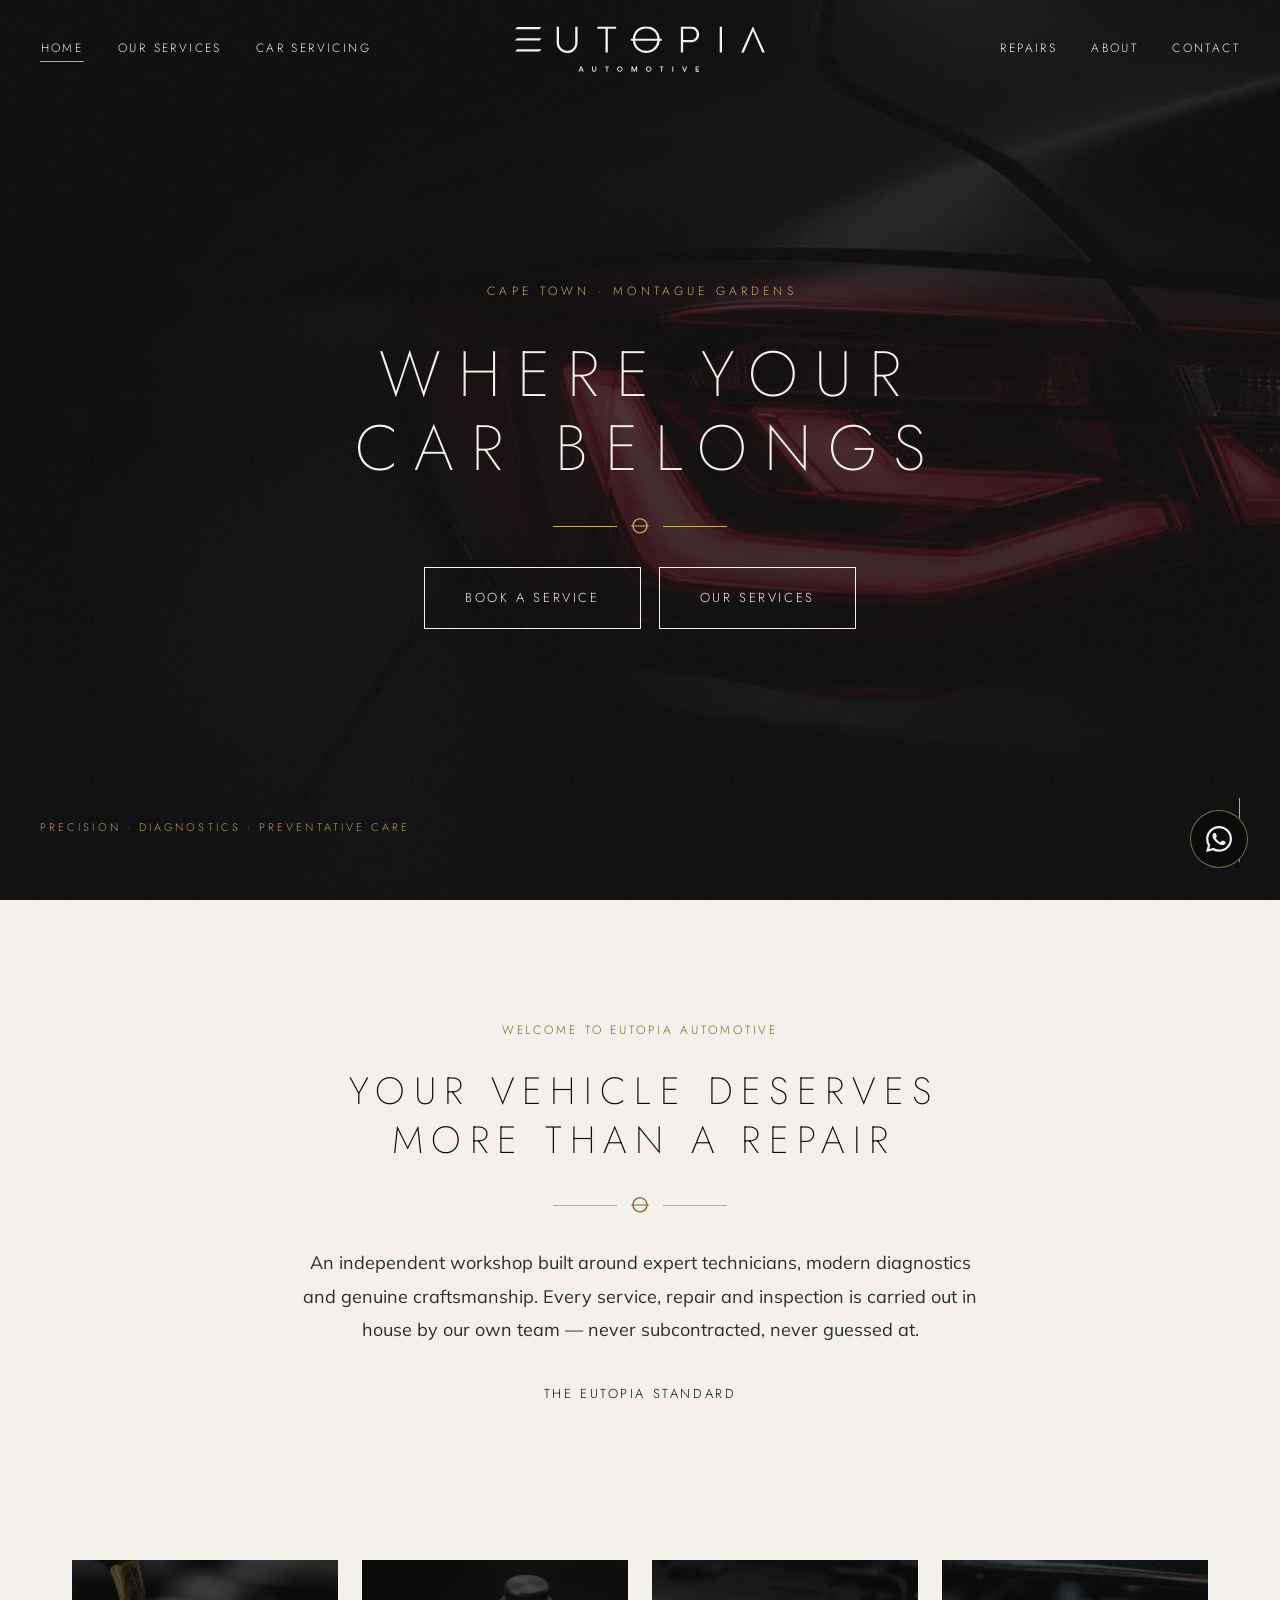
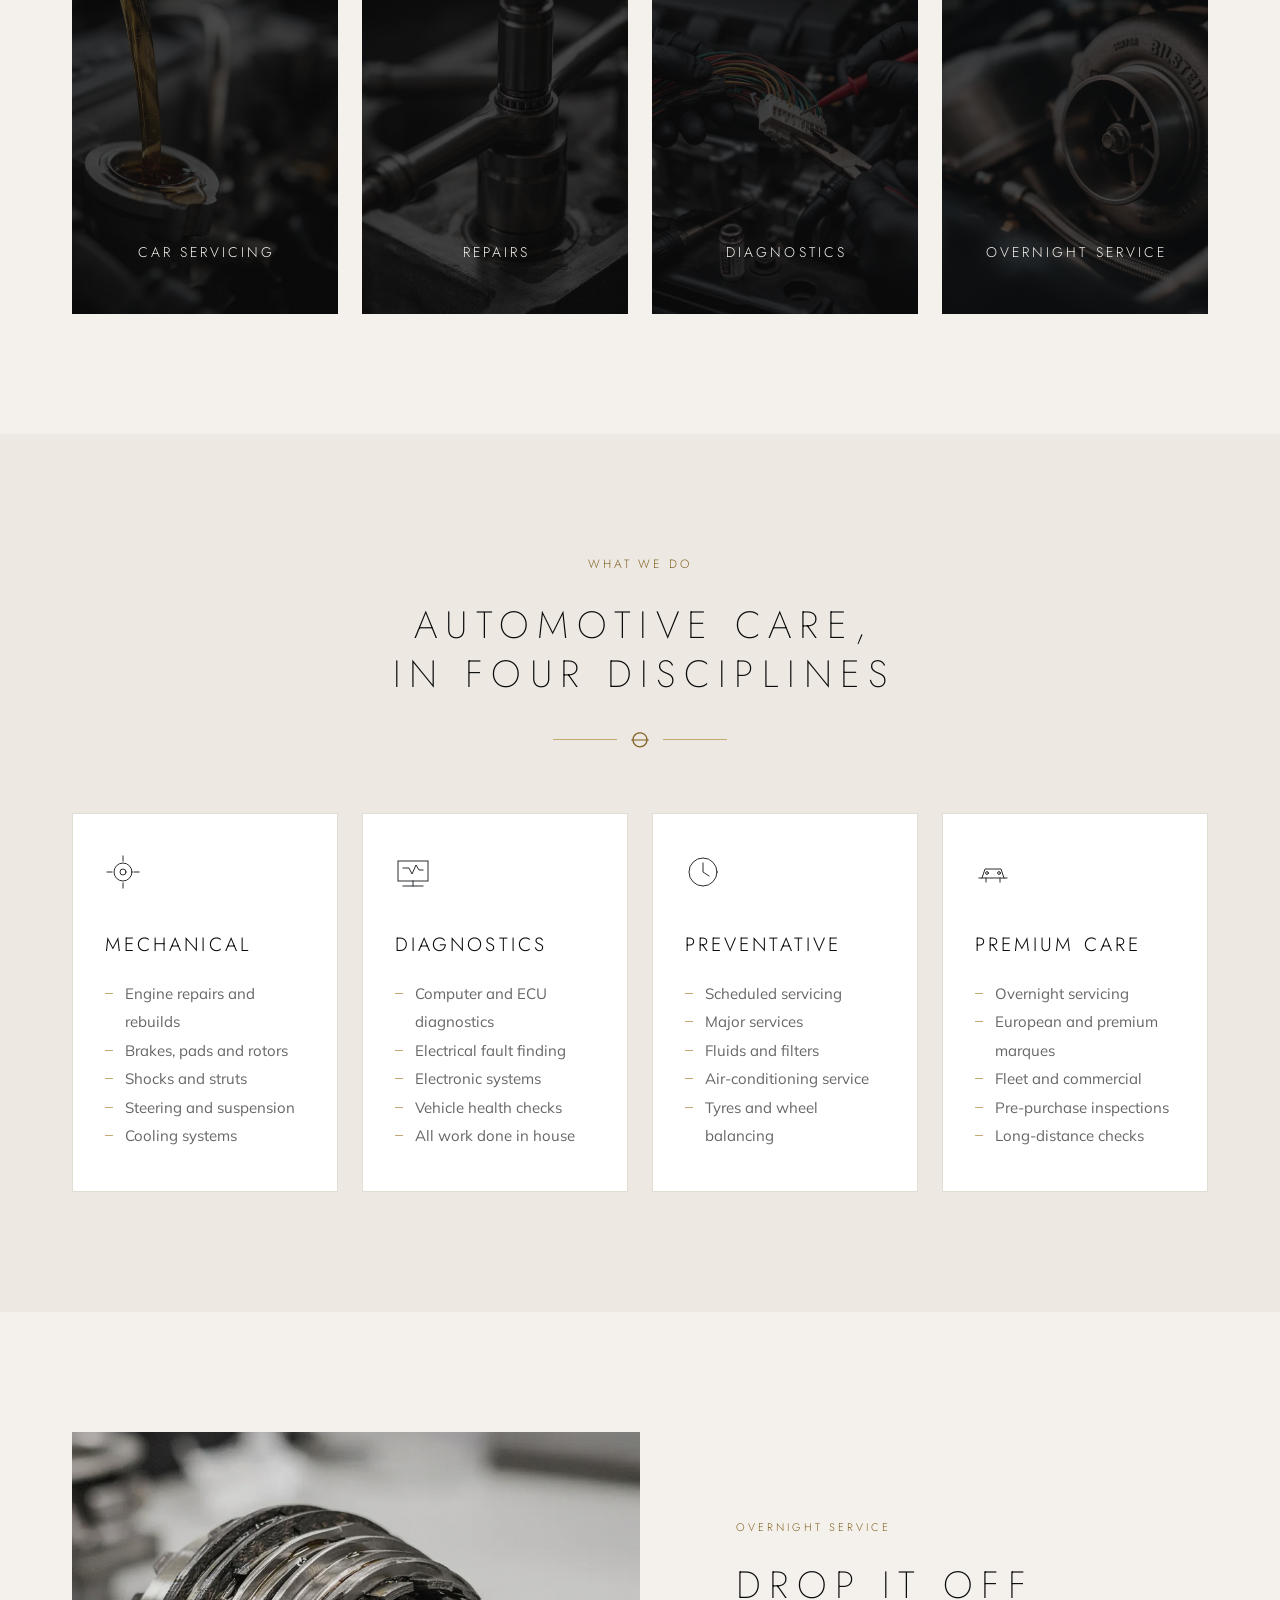
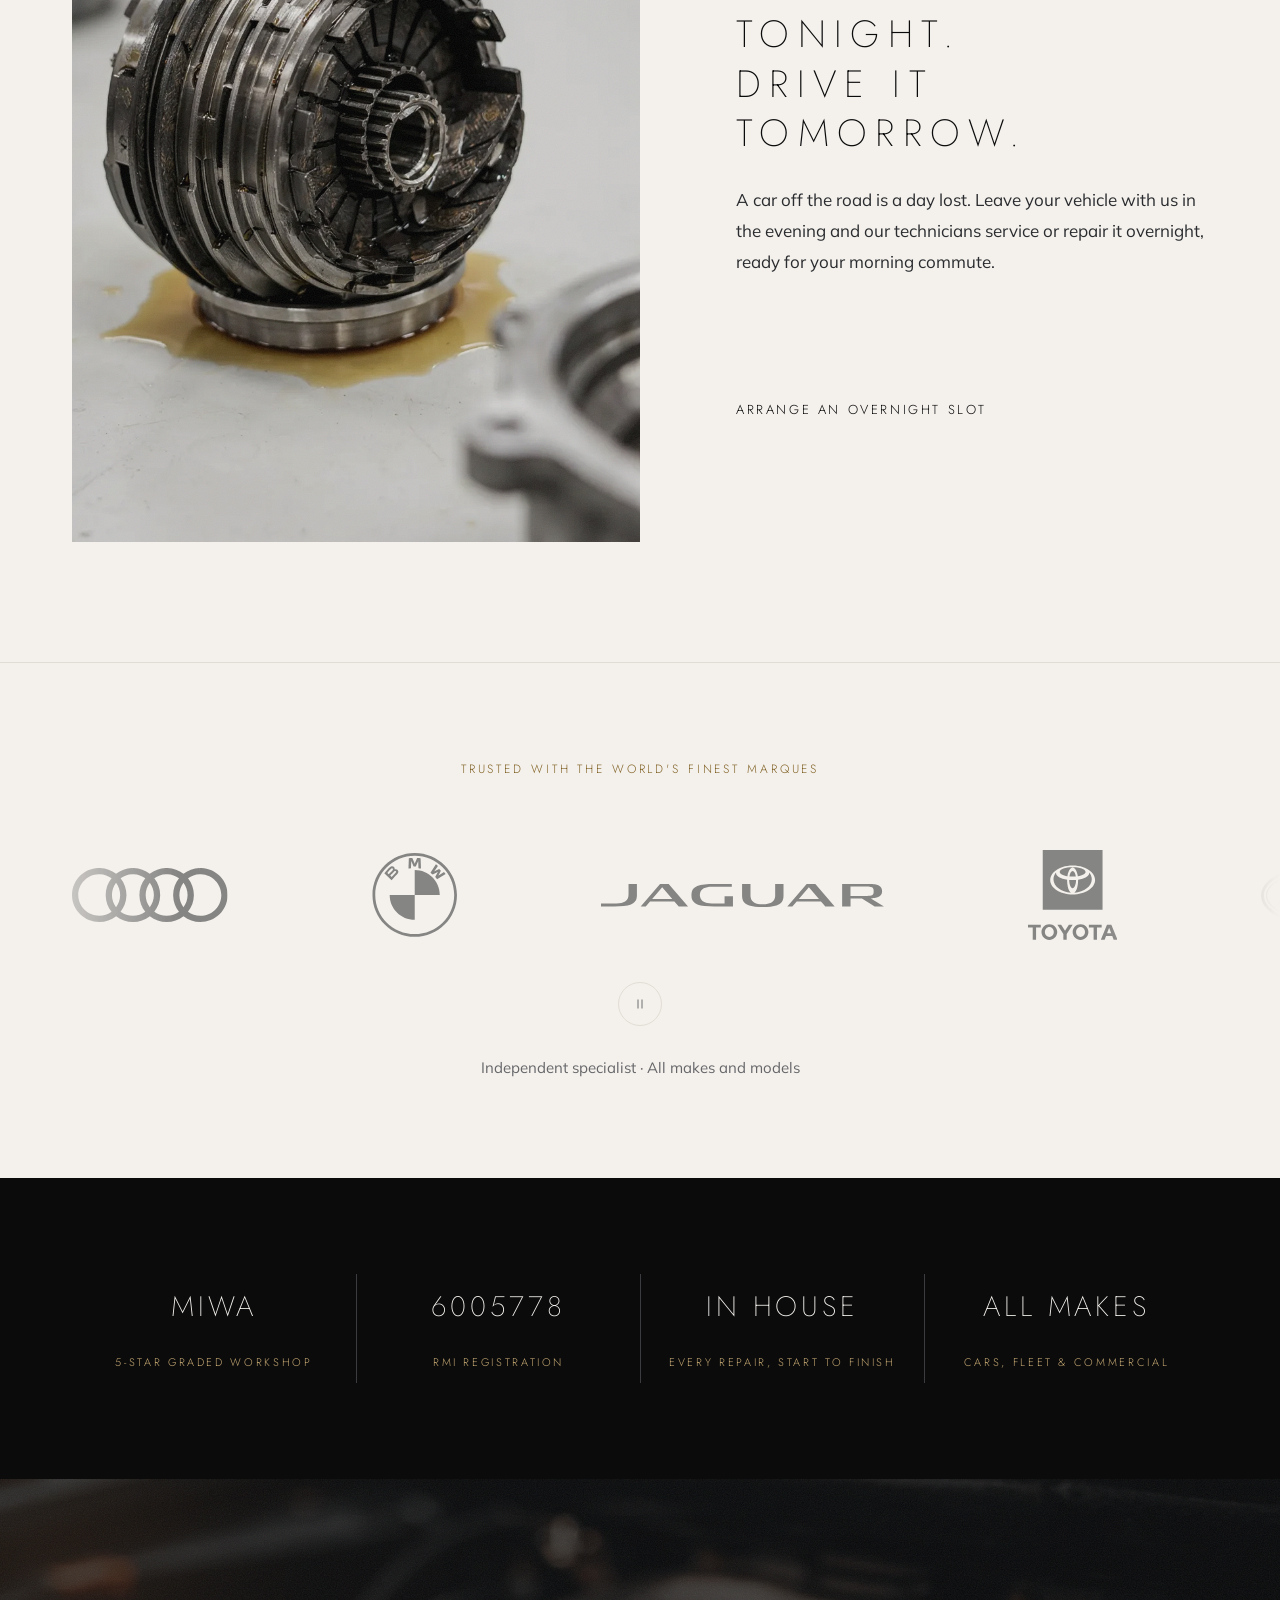
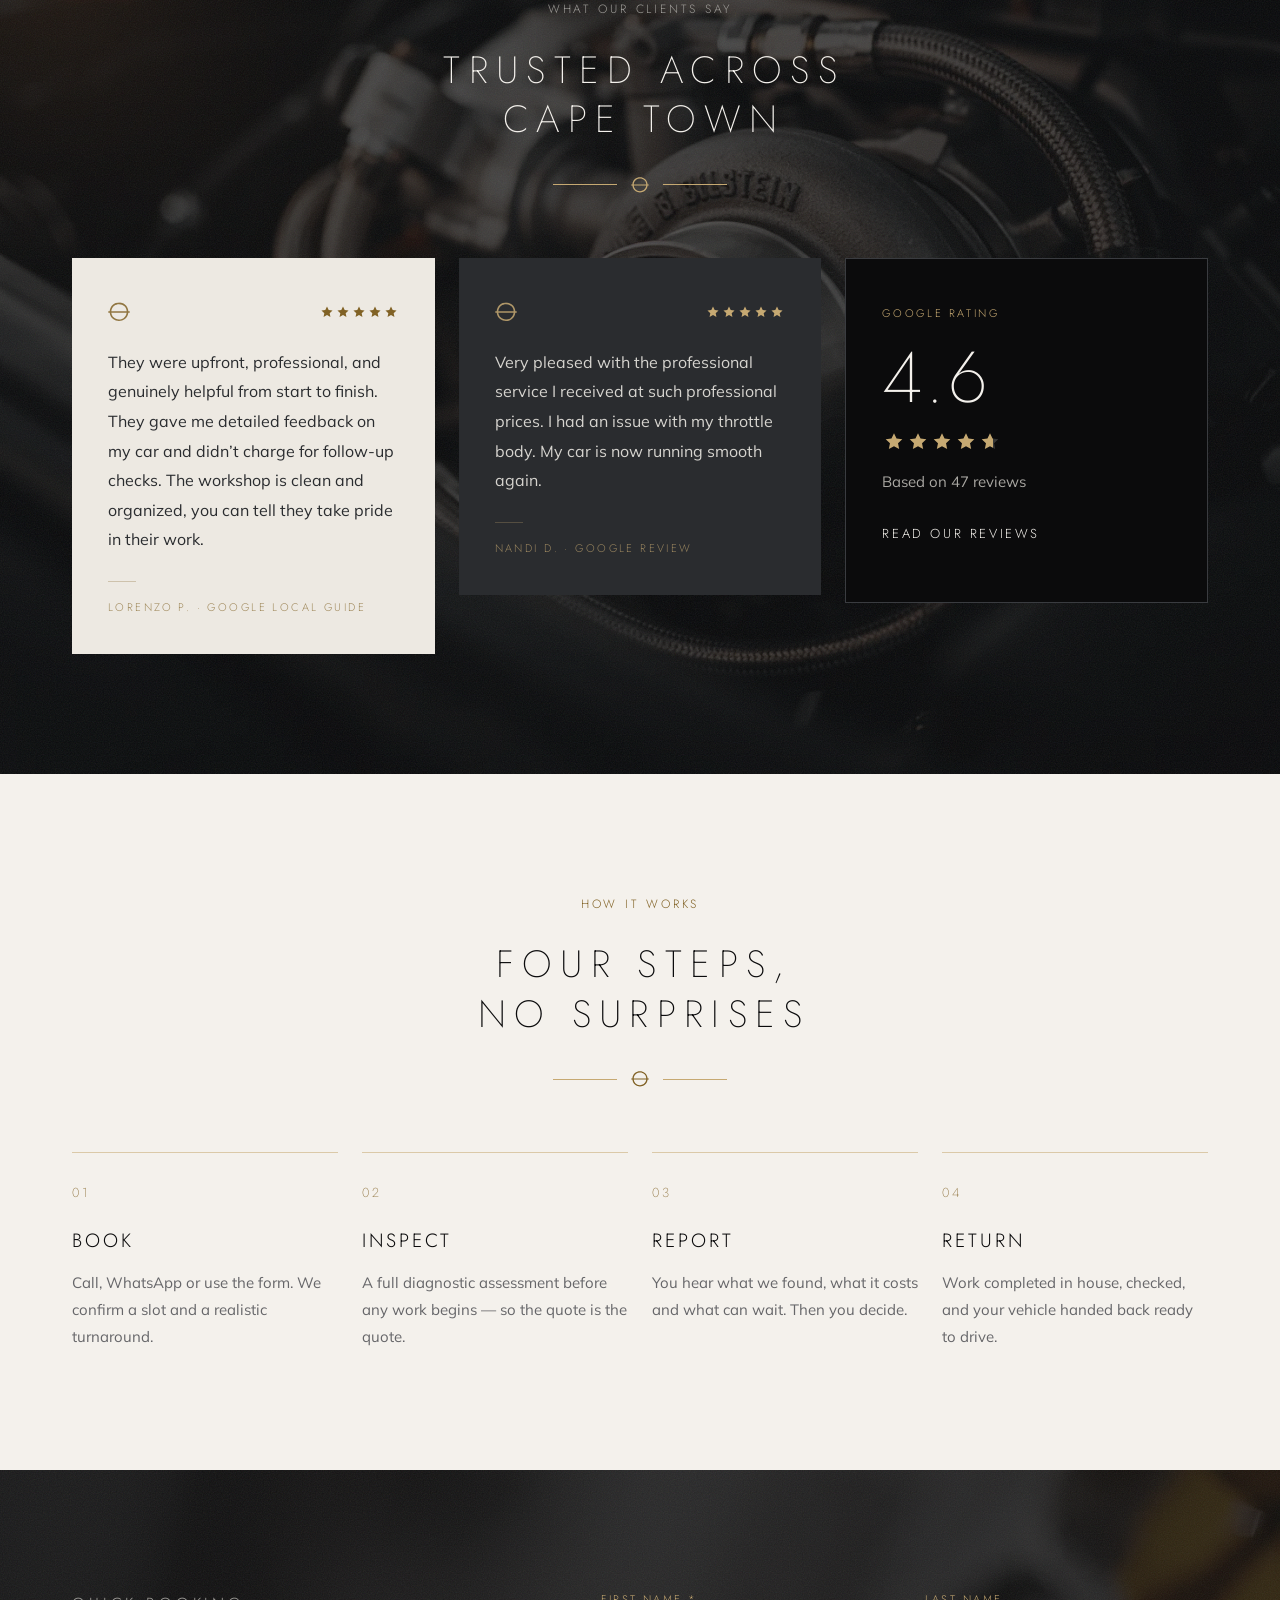
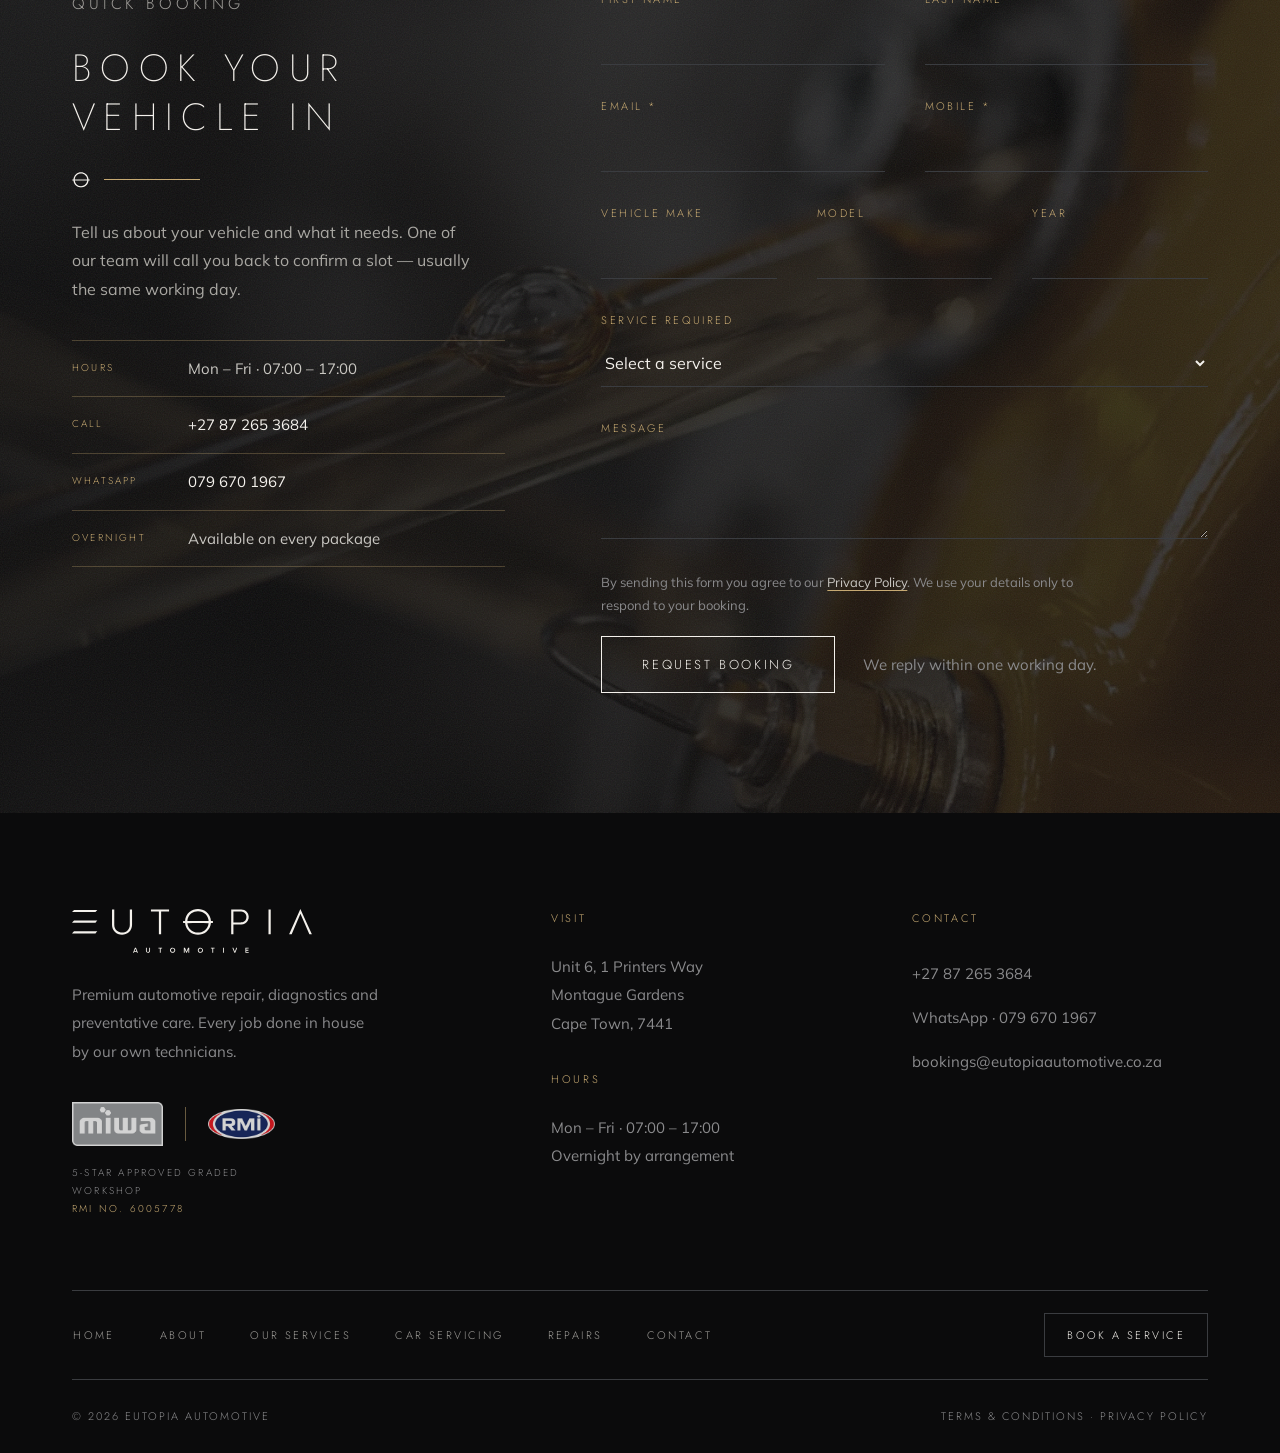
<file: src/prototype.html>
<!DOCTYPE html>
<html lang="en-ZA">
<head>
<meta charset="UTF-8">
<meta name="viewport" content="width=device-width, initial-scale=1">
<title>Car Service &amp; Repairs in Cape Town | EUTOPIA Automotive</title>
<meta name="description" content="MIWA 5-star graded workshop in Montague Gardens, Cape Town. Servicing, diagnostics, repairs and overnight service — every job done in house.">
<link rel="canonical" href="https://www.eutopiaautomotive.co.za/">
<meta property="og:type" content="website">
<meta property="og:locale" content="en_ZA">
<meta property="og:site_name" content="EUTOPIA Automotive">
<meta property="og:title" content="Car Service &amp; Repairs in Cape Town | EUTOPIA Automotive">
<meta property="og:description" content="MIWA 5-star graded workshop in Montague Gardens. Servicing, diagnostics, repairs and overnight service.">
<link rel="icon" type="image/svg+xml" href="data:image/svg+xml,%3Csvg%20xmlns%3D%27http%3A//www.w3.org/2000/svg%27%20viewBox%3D%27756%20-4%20209%20187%27%3E%3Cpath%20d%3D%27M801.84%2021.0896C833.213%20-6.20371%20883.853%20-7.01705%20916.4%2018.7163C936.066%2033.8896%20947.92%2058.063%20949.093%2082.7563C953.493%2082.7563%20957.893%2082.7696%20962.306%2082.7696C962.306%2087.3296%20962.306%2091.8896%20962.306%2096.463C957.826%2096.463%20953.36%2096.4763%20948.893%2096.463C946.906%20119.93%20935.306%20142.61%20916.626%20157.13C885.013%20182.276%20836.186%20182.37%20804.573%20157.183C785.88%20142.65%20774.253%20119.956%20772.266%2096.463C767.76%2096.4763%20763.253%2096.463%20758.76%2096.463C758.733%2091.8896%20758.746%2087.3296%20758.76%2082.7696C763.133%2082.7696%20767.52%2082.7029%20771.906%2082.8629C773.36%2059.4229%20783.746%2036.3563%20801.84%2021.0896ZM815.56%2029.4896C798.88%2041.9296%20788.84%2062.1163%20787.6%2082.7563C836.173%2082.7696%20884.746%2082.7696%20933.32%2082.7563C932.213%2065.303%20925.093%2048.1163%20912.626%2035.7429C887.64%2010.2629%20843.693%207.87627%20815.56%2029.4896ZM787.88%2096.4896C789.533%20111.796%20795.8%20126.703%20806.28%20138.063C830.24%20164.836%20874.333%20168.69%20903.373%20148.076C920.293%20136.383%20931.026%20116.85%20933.04%2096.4896C884.653%2096.4629%20836.266%2096.4629%20787.88%2096.4896Z%27%20fill%3D%27%230B0B0C%27/%3E%3C/svg%3E">
<meta name="theme-color" content="#0B0B0C">
<script type="application/ld+json">
{
  "@context":"https://schema.org",
  "@type":"AutoRepair",
  "name":"EUTOPIA Automotive",
  "alternateName":"Total Motor Care",
  "description":"Premium automotive repair, diagnostics and preventative care in Cape Town.",
  "address":{"@type":"PostalAddress","streetAddress":"1 Printers Way","addressLocality":"Montague Gardens","addressRegion":"Western Cape","addressCountry":"ZA"},
  "telephone":"+27872653684",
  "email":"bookings@eutopiaautomotive.co.za",
  "openingHoursSpecification":[{"@type":"OpeningHoursSpecification","dayOfWeek":["Monday","Tuesday","Wednesday","Thursday","Friday"],"opens":"07:00","closes":"17:00"}],
  "areaServed":"Cape Town",
  "hasCredential":"MIWA 5-Star Graded Workshop · RMI 6005778"
}
</script>
<link rel="preconnect" href="https://fonts.googleapis.com">
<link rel="preconnect" href="https://fonts.gstatic.com" crossorigin>
<link href="https://fonts.googleapis.com/css2?family=Jost:wght@200;300;400&family=Mulish:wght@300;400&display=swap" rel="stylesheet">
<style>
/* ============================================================
   EUTOPIA AUTOMOTIVE — full site mockup
   Home · About · Our Services · Car Servicing · Repairs · Contact
   + Terms & Conditions · Privacy Policy
   60/30/10 · Ivory dominant · Obsidian structural · Champagne accent
   ============================================================ */

:root{
  --ivory:#F4F1EC; --ivory-alt:#EDE9E2; --white:#FFFFFF;
  --obsidian:#0B0B0C; --graphite:#2A2C2F;
  --gold:#C6A972; --gold-hover:#A88A56;
  --hairline:#E2DDD4; --hairline-dark:#3A3C40; --subtle:#6B6B6E;
  --pad-section:120px; --max:1200px; --max-text:760px;
  --ease:cubic-bezier(.22,.61,.36,1);
}
/* Brand palette is fixed — it does not invert with the viewer's theme. */
@media (prefers-color-scheme: dark){
  :root:not([data-theme="light"]){
    --ivory:#F4F1EC; --ivory-alt:#EDE9E2; --white:#FFFFFF;
    --obsidian:#0B0B0C; --graphite:#2A2C2F; --gold:#C6A972;
    --hairline:#E2DDD4; --subtle:#6B6B6E;
  }
}
:root[data-theme="dark"]{
  --ivory:#F4F1EC; --ivory-alt:#EDE9E2; --white:#FFFFFF;
  --obsidian:#0B0B0C; --graphite:#2A2C2F; --gold:#C6A972;
  --hairline:#E2DDD4; --subtle:#6B6B6E;
}

*,*::before,*::after{box-sizing:border-box}
html{scroll-behavior:smooth}
body{margin:0;background:var(--ivory);color:var(--graphite);
  font-family:'Mulish',Georgia,serif;font-weight:400;font-size:17px;line-height:1.8;
  -webkit-font-smoothing:antialiased;overflow-x:hidden}
img{max-width:100%;display:block}

/* ---------- Type ---------- */
.display,h1,h2{font-family:'Jost',"Century Gothic","URW Gothic",sans-serif;font-weight:200;margin:0;color:var(--obsidian)}
h1{font-size:clamp(34px,5.4vw,64px);letter-spacing:.26em;line-height:1.16;margin-right:-.26em}
h2{font-size:clamp(26px,3vw,38px);letter-spacing:.22em;line-height:1.3;margin-right:-.22em}
h3{font-family:'Jost',sans-serif;font-weight:300;font-size:clamp(18px,1.5vw,20px);letter-spacing:.16em;margin:0;color:var(--obsidian)}
h4{font-family:'Jost',sans-serif;font-weight:300;font-size:13px;letter-spacing:.20em;text-transform:uppercase;margin:0 0 16px;color:var(--obsidian)}
p{margin:0 0 24px;max-width:68ch}
.meta{font-family:'Jost',sans-serif;font-weight:300;font-size:12px;letter-spacing:.24em;
  text-transform:uppercase;color:var(--subtle);margin:0 0 24px}
.lede{font-size:18px;line-height:1.85}
.center{text-align:center}
.center p,.center .lede{margin-left:auto;margin-right:auto}
.small{font-size:15px;line-height:1.85;color:var(--subtle)}

/* ---------- Layout ---------- */
.wrap{max-width:var(--max);margin:0 auto;padding:0 32px}
.narrow{max-width:var(--max-text);margin:0 auto}
section{padding:var(--pad-section) 0}
.bg-ivory{background:var(--ivory)}
.bg-alt{background:var(--ivory-alt)}
.bg-obsidian{background:var(--obsidian);color:#C9C7C2}
.bg-obsidian h2,.bg-obsidian h3,.bg-obsidian h4,.bg-obsidian .display{color:var(--ivory)}
.bg-obsidian .meta{color:#8A8A8C}
.tight{padding-top:0}

/* ---------- ⊖ mark ---------- */
.omark{display:inline-block;vertical-align:baseline;overflow:visible}
.omark circle,.omark line{fill:none;stroke:currentColor;stroke-width:1.15;vector-effect:non-scaling-stroke}
.wordmark{font-family:'Jost',"Century Gothic",sans-serif;font-weight:200;letter-spacing:.30em;
  line-height:1;white-space:nowrap;display:inline-flex;align-items:center}
.wordmark .omark{width:.78em;height:.78em;margin:0 .30em 0 .04em}
.wordmark-sub{font-family:'Jost',sans-serif;font-weight:300;font-size:.30em;letter-spacing:.50em;
  display:block;margin-top:.55em;margin-right:-.5em;opacity:.75}
.divider{display:flex;align-items:center;justify-content:center;gap:14px;margin:32px auto}
.divider .rule{display:block;width:64px;height:1px;background:var(--gold);opacity:.5}
.divider .omark{width:18px;height:18px;color:var(--graphite)}
.bg-obsidian .divider .rule,.on-dark .divider .rule{background:var(--ivory);opacity:.3}
.bg-obsidian .divider .omark,.on-dark .divider .omark{color:var(--ivory)}

/* ---------- Buttons ---------- */
.btn{display:inline-block;position:relative;overflow:hidden;font-family:'Jost',sans-serif;font-weight:300;
  font-size:13px;letter-spacing:.20em;text-transform:uppercase;text-decoration:none;padding:18px 40px;
  border:1px solid var(--obsidian);color:var(--obsidian);background:transparent;z-index:0;cursor:pointer}
.btn::before{content:"";position:absolute;inset:0;background:var(--obsidian);transform:scaleX(0);
  transform-origin:left;transition:transform .35s var(--ease);z-index:-1}
.btn:hover::before{transform:scaleX(1)}
.btn:hover{color:var(--ivory)}
.btn--light{border-color:var(--ivory);color:var(--ivory)}
.btn--light::before{background:var(--ivory)}
.btn--light:hover{color:var(--obsidian)}
.btn--solid{background:var(--obsidian);color:var(--ivory);border-color:var(--obsidian)}
.btn--solid::before{background:var(--graphite)}
.btn--solid:hover{color:var(--ivory)}
.tlink{font-family:'Jost',sans-serif;font-weight:300;font-size:13px;letter-spacing:.20em;text-transform:uppercase;
  text-decoration:none;color:var(--obsidian);display:inline-block;position:relative;padding-bottom:6px}
.on-dark .tlink{color:var(--ivory)}
.tlink::after{content:"";position:absolute;left:0;bottom:0;height:1px;width:100%;background:var(--gold);
  transform:scaleX(0);transform-origin:left;transition:transform .25s var(--ease)}
.tlink:hover::after{transform:scaleX(1)}

/* ---------- Photographic placeholders (see brief §10 shot list) ---------- */
.photo{position:relative;overflow:hidden;background:var(--graphite)}
.photo::after{content:"";position:absolute;inset:0;opacity:.19;pointer-events:none;
  background-image:url("data:image/svg+xml;utf8,<svg xmlns='http://www.w3.org/2000/svg' width='160' height='160'><filter id='n'><feTurbulence type='fractalNoise' baseFrequency='.85' numOctaves='3'/></filter><rect width='160' height='160' filter='url(%23n)' opacity='.5'/></svg>")}
.ph-workshop{background:radial-gradient(60% 50% at 50% 74%,rgba(198,169,114,.22),transparent 62%),radial-gradient(38% 34% at 22% 60%,rgba(150,180,205,.14),transparent 70%),linear-gradient(180deg,#0A0D12,#12161C 44%,#1B1E22 72%,#0C0E11)}
.ph-bay{background:radial-gradient(44% 60% at 68% 34%,rgba(214,226,238,.17),transparent 68%),radial-gradient(30% 30% at 30% 80%,rgba(198,169,114,.18),transparent 70%),linear-gradient(160deg,#0D1014,#191D22 60%,#0A0B0D)}
.ph-detail{background:radial-gradient(40% 44% at 30% 30%,rgba(206,220,232,.20),transparent 66%),linear-gradient(200deg,#111418,#1C2026 55%,#0B0D10)}
.ph-diag{background:radial-gradient(34% 40% at 62% 44%,rgba(120,200,220,.20),transparent 64%),radial-gradient(50% 40% at 20% 78%,rgba(198,169,114,.12),transparent 72%),linear-gradient(170deg,#0B0F14,#151A20 58%,#090A0C)}
.ph-night{background:radial-gradient(30% 46% at 76% 52%,rgba(232,214,178,.26),transparent 60%),linear-gradient(180deg,#07090C,#0E1216 50%,#050608)}
.ph-team{background:radial-gradient(52% 46% at 50% 26%,rgba(200,214,226,.16),transparent 70%),linear-gradient(180deg,#0F1216,#1A1E23 62%,#0B0D0F)}
.ph-brake{background:radial-gradient(38% 42% at 66% 38%,rgba(214,226,238,.22),transparent 62%),linear-gradient(190deg,#0E1115,#1A1F25 58%,#0A0C0E)}
.ph-hand{background:radial-gradient(44% 40% at 34% 44%,rgba(232,214,178,.20),transparent 66%),linear-gradient(210deg,#0D1013,#1A1D21 60%,#090B0D)}

/* ============================================================
   HEADER + NAV
   ============================================================ */
.site-header{position:fixed;top:0;left:0;right:0;z-index:100;display:grid;
  grid-template-columns:1fr auto 1fr;align-items:center;padding:26px 40px;color:var(--ivory);
  transition:background .3s var(--ease),padding .3s var(--ease),color .3s var(--ease),border-color .3s var(--ease);
  border-bottom:1px solid transparent}
.site-header.stuck{background:var(--ivory);color:var(--obsidian);padding:14px 40px;border-bottom-color:var(--hairline)}
.nav{display:flex;gap:34px;align-items:center}
.nav--right{justify-content:flex-end}
.nav a{font-family:'Jost',sans-serif;font-weight:300;font-size:12px;letter-spacing:.20em;text-transform:uppercase;
  text-decoration:none;color:inherit;position:relative;padding-bottom:5px}
.nav a::after{content:"";position:absolute;left:0;bottom:0;height:1px;width:100%;background:currentColor;
  transform:scaleX(0);transform-origin:left;transition:transform .25s var(--ease);opacity:.7}
.nav a:hover::after,.nav a.on::after{transform:scaleX(1)}
.nav a.on{opacity:1}
.brand{font-size:23px;color:inherit;text-decoration:none;text-align:center;transition:font-size .3s var(--ease)}
.site-header.stuck .brand{font-size:20px}
.menu-btn{display:none;background:none;border:0;color:inherit;font-family:'Jost',sans-serif;font-size:12px;
  letter-spacing:.2em;text-transform:uppercase;cursor:pointer;padding:8px 0}
.mobile-nav{display:none;position:fixed;inset:0;z-index:99;background:var(--obsidian);
  flex-direction:column;align-items:center;justify-content:center;gap:28px}
.mobile-nav.open{display:flex}
.mobile-nav a{font-family:'Jost',sans-serif;font-weight:300;font-size:16px;letter-spacing:.24em;
  text-transform:uppercase;color:var(--ivory);text-decoration:none}

/* ============================================================
   PAGE ROUTING + TRANSITION
   ============================================================ */
.page{display:none}
.page.active{display:block}
#view{transition:opacity .45s var(--ease)}
#view.leaving{opacity:0;transition-duration:.35s}

/* ---------- P1 Hero ---------- */
.hero{position:relative;min-height:100vh;display:flex;align-items:center;justify-content:center;padding:0}
.hero .photo{position:absolute;inset:0}
.hero .veil{position:absolute;inset:0;background:linear-gradient(180deg,rgba(11,11,12,.60),rgba(11,11,12,.34) 42%,rgba(11,11,12,.78))}
.hero-inner{position:relative;z-index:2;text-align:center;padding:0 32px;color:var(--ivory)}
.hero h1{color:var(--ivory)}
.hero .eyebrow{font-family:'Jost',sans-serif;font-weight:300;font-size:12px;letter-spacing:.34em;
  text-transform:uppercase;color:rgba(244,241,236,.72);margin:0 0 34px;margin-right:-.34em}
.hero .divider .rule{background:var(--gold);opacity:.65}
.hero .divider .omark{color:var(--ivory)}
.hero-cta{margin-top:20px;display:flex;gap:18px;justify-content:center;flex-wrap:wrap}
.hero-foot{position:absolute;left:40px;bottom:38px;z-index:2;font-family:'Jost',sans-serif;font-weight:300;
  font-size:11px;letter-spacing:.28em;text-transform:uppercase;color:rgba(244,241,236,.62)}
.scroll-cue{position:absolute;right:40px;bottom:38px;z-index:2;width:1px;height:64px;
  background:linear-gradient(to bottom,rgba(244,241,236,0),rgba(244,241,236,.55))}
.scroll-cue::after{content:"";position:absolute;left:0;top:0;width:1px;height:20px;background:var(--gold);
  animation:cue 2.4s var(--ease) infinite}
@keyframes cue{0%{transform:translateY(-20px);opacity:0}30%{opacity:1}100%{transform:translateY(64px);opacity:0}}

/* ---------- P2 Page banner ---------- */
.banner{position:relative;min-height:56vh;display:flex;align-items:center;justify-content:center;
  text-align:center;padding:180px 0 90px;overflow:hidden}
.banner .photo{position:absolute;inset:0}
.banner .veil{position:absolute;inset:0;background:linear-gradient(180deg,rgba(11,11,12,.66),rgba(11,11,12,.52))}
.banner .inner{position:relative;z-index:2;padding:0 32px;color:var(--ivory)}
.banner h1{color:var(--ivory);font-size:clamp(30px,4.2vw,50px)}
.banner .kicker{font-family:'Jost',sans-serif;font-weight:300;font-size:11px;letter-spacing:.30em;
  text-transform:uppercase;color:rgba(244,241,236,.66);margin:0 0 26px;margin-right:-.3em}
.banner--light{background:var(--ivory);min-height:auto;padding:200px 0 60px}
.banner--light h1{color:var(--obsidian)}
.banner--light .kicker{color:var(--subtle)}

/* ---------- P4 Tiles ---------- */
.tiles{display:grid;grid-template-columns:repeat(4,1fr);gap:24px}
.tile{position:relative;aspect-ratio:3/4;display:block;text-decoration:none;overflow:hidden}
.tile .photo{position:absolute;inset:0;transition:transform .5s var(--ease)}
.tile:hover .photo{transform:scale(1.05)}
.tile .shade{position:absolute;inset:0;background:rgba(11,11,12,.45);transition:background .5s var(--ease)}
.tile:hover .shade{background:rgba(11,11,12,.25)}
.tile .label{position:absolute;left:0;right:0;bottom:34px;text-align:center;color:var(--ivory);z-index:2;
  font-family:'Jost',sans-serif;font-weight:300;font-size:14px;letter-spacing:.22em;text-transform:uppercase;margin-right:-.22em}
.tile .label::after{content:"";display:block;width:34px;height:1px;background:var(--gold);margin:14px auto 0;
  transform:scaleX(0);transition:transform .5s var(--ease)}
.tile:hover .label::after{transform:scaleX(1)}

/* ---------- P5 Pillar cards ---------- */
.pillars{display:grid;grid-template-columns:repeat(4,1fr);gap:24px}
.pillars--3{grid-template-columns:repeat(3,1fr)}
.pillar{border:1px solid var(--hairline);padding:40px 32px;background:var(--white);transition:border-color .4s var(--ease)}
.pillar:hover{border-color:var(--gold)}
.pillar .ico{width:36px;height:36px;color:var(--graphite);margin-bottom:28px}
.pillar .ico *{fill:none;stroke:currentColor;stroke-width:1;stroke-linecap:square}
.pillar h3{margin-bottom:18px}
.pillar ul{list-style:none;margin:0;padding:0}
.pillar li{font-size:15px;line-height:1.9;color:var(--subtle);padding-left:20px;position:relative}
.pillar li::before{content:"";position:absolute;left:0;top:13px;width:8px;height:1px;background:var(--gold)}

/* ---------- P6 Split ---------- */
.split{display:grid;grid-template-columns:1fr 1fr;align-items:center}
.split .media{aspect-ratio:4/5;position:relative;overflow:hidden}
.split .media .photo{position:absolute;inset:0}
.split .body{padding:0 0 0 96px}
.split--rev .body{padding:0 96px 0 0;order:-1}
.split .tag{font-family:'Jost',sans-serif;font-weight:300;font-size:11px;letter-spacing:.28em;
  text-transform:uppercase;color:var(--gold);margin:0 0 22px}
.split h2{margin-bottom:28px}

/* ---------- P7 Tabbed panel ---------- */
.tabs{display:flex;border-bottom:1px solid var(--hairline);flex-wrap:wrap}
.tab{padding:18px 30px;border:0;background:none;cursor:pointer;position:relative;
  font-family:'Jost',sans-serif;font-weight:300;font-size:12px;letter-spacing:.20em;
  text-transform:uppercase;color:var(--subtle);transition:color .3s var(--ease)}
.tab:hover{color:var(--obsidian)}
.tab.active{color:var(--obsidian)}
.tab::after{content:"";position:absolute;left:0;right:0;bottom:-1px;height:1px;background:var(--gold);
  transform:scaleX(0);transition:transform .3s var(--ease)}
.tab.active::after{transform:scaleX(1)}
.panel{display:none}
.panel.active{display:grid;grid-template-columns:1.35fr 1fr;gap:64px;padding-top:56px;
  animation:panelIn .4s var(--ease)}
@keyframes panelIn{from{opacity:0;transform:translateY(12px)}to{opacity:1;transform:none}}
.panel h3{margin-bottom:22px}
.benefits{background:var(--ivory-alt);border:1px solid var(--hairline);padding:36px 32px;align-self:start}
.benefits h4{margin-bottom:22px}
.benefits ul{list-style:none;margin:0;padding:0}
.benefits li{font-size:15px;line-height:1.7;color:var(--graphite);padding-left:30px;position:relative;margin-bottom:16px}
.benefits li svg{position:absolute;left:0;top:5px;width:16px;height:16px;color:var(--gold)}

/* ---------- P13 Info columns ---------- */
.cols{display:grid;grid-template-columns:repeat(3,1fr);gap:40px}
.cols--2{grid-template-columns:repeat(2,1fr)}
.col{border-top:1px solid var(--hairline);padding-top:28px}
.col h3{margin-bottom:16px}
.col p{font-size:15px;color:var(--subtle);margin:0}
.col ul{list-style:none;margin:0;padding:0}
.col li{font-size:15px;line-height:1.9;color:var(--subtle);padding-left:20px;position:relative}
.col li::before{content:"";position:absolute;left:0;top:13px;width:8px;height:1px;background:var(--gold)}

/* ---------- P9 Form panel ---------- */
.formpanel{background:var(--white);border:1px solid var(--obsidian);box-shadow:8px 8px 0 var(--obsidian);
  padding:64px;max-width:900px;margin:0 auto}
.fgrid{display:grid;grid-template-columns:1fr 1fr;gap:32px 40px}
.field{display:flex;flex-direction:column}
.field--full{grid-column:1/-1}
.field label{font-family:'Jost',sans-serif;font-weight:300;font-size:11px;letter-spacing:.22em;
  text-transform:uppercase;color:var(--subtle);margin-bottom:10px}
.field input,.field select,.field textarea{border:0;border-bottom:1px solid var(--hairline);background:transparent;
  padding:12px 0;font-family:'Mulish',serif;font-size:16px;color:var(--graphite);border-radius:0;
  transition:border-color .3s var(--ease)}
.field input:focus,.field select:focus,.field textarea:focus{outline:none;border-bottom-color:var(--gold)}
.field textarea{resize:vertical;min-height:90px}
.formfoot{margin-top:44px;display:flex;align-items:center;justify-content:space-between;gap:24px;flex-wrap:wrap}

/* ---------- P11 Stat band ---------- */
.stats{display:grid;grid-template-columns:repeat(4,1fr)}
.stat{padding:8px 24px;text-align:center;border-left:1px solid var(--hairline-dark)}
.stat:first-child{border-left:0}
.stat .big{font-family:'Jost',sans-serif;font-weight:200;font-size:clamp(22px,2.2vw,30px);letter-spacing:.14em;
  color:var(--ivory);display:block;margin-bottom:12px}
.stat .cap{font-family:'Jost',sans-serif;font-weight:300;font-size:11px;letter-spacing:.24em;
  text-transform:uppercase;color:#8A8A8C}

/* ---------- P8 Testimonials ---------- */
.quotes-band{position:relative;padding:var(--pad-section) 0}
.quotes-band .photo{position:absolute;inset:0}
.quotes-band .veil{position:absolute;inset:0;background:rgba(11,11,12,.62)}
.quotes-band .wrap{position:relative;z-index:2}
.quotes{display:grid;grid-template-columns:repeat(3,1fr);gap:24px;align-items:start}
.quote{padding:44px 36px 36px;position:relative}
.quote:nth-child(1){background:var(--ivory-alt);color:var(--graphite);margin-top:40px}
.quote:nth-child(2){background:var(--graphite);color:#D6D4CF}
.quote:nth-child(3){background:var(--obsidian);color:#D6D4CF;margin-top:22px}
.quote .omark{width:22px;height:22px;margin-bottom:26px;color:var(--gold);opacity:.85}
.quote p{font-size:16px;line-height:1.85;margin-bottom:26px}
.quote .who{font-family:'Jost',sans-serif;font-weight:300;font-size:11px;letter-spacing:.22em;
  text-transform:uppercase;opacity:.7}
.quote .who::before{content:"";display:block;width:28px;height:1px;background:currentColor;opacity:.4;margin-bottom:16px}

/* ---------- P10 Process ---------- */
.process{display:grid;grid-template-columns:repeat(4,1fr);gap:24px;counter-reset:step}
.step{padding-top:28px;border-top:1px solid var(--hairline);position:relative}
.step::before{counter-increment:step;content:"0" counter(step);font-family:'Jost',sans-serif;font-weight:200;
  font-size:13px;letter-spacing:.2em;color:var(--gold);display:block;margin-bottom:18px}
.step h3{margin-bottom:12px}
.step p{font-size:15px;color:var(--subtle);margin:0}
.bg-obsidian .step{border-top-color:var(--hairline-dark)}
.bg-obsidian .step p{color:#8A8A8C}

/* ---------- Team ---------- */
.team{display:grid;grid-template-columns:repeat(4,1fr);gap:24px}
.member .media{aspect-ratio:4/5;position:relative;overflow:hidden;margin-bottom:22px}
.member .media .photo{position:absolute;inset:0}
.member h3{font-size:16px;margin-bottom:6px}
.member .role{font-family:'Jost',sans-serif;font-weight:300;font-size:11px;letter-spacing:.20em;
  text-transform:uppercase;color:var(--subtle)}

/* ---------- Map placeholder ---------- */
.map{aspect-ratio:21/9;border:1px solid var(--hairline);background:
  repeating-linear-gradient(0deg,transparent,transparent 38px,rgba(0,0,0,.045) 38px,rgba(0,0,0,.045) 39px),
  repeating-linear-gradient(90deg,transparent,transparent 38px,rgba(0,0,0,.045) 38px,rgba(0,0,0,.045) 39px),
  var(--ivory-alt);
  display:flex;flex-direction:column;align-items:center;justify-content:center;gap:16px;position:relative}
.map .omark{width:30px;height:30px;color:var(--gold)}
.map .lbl{font-family:'Jost',sans-serif;font-weight:300;font-size:11px;letter-spacing:.24em;
  text-transform:uppercase;color:var(--subtle)}

/* ---------- Legal pages ---------- */
.legal h3{margin:48px 0 18px}
.legal p,.legal li{font-size:16px;color:var(--graphite)}
.legal ul{padding-left:20px}
.legal li{margin-bottom:10px}

/* ---------- Notice strip ---------- */
.notice{border:1px solid var(--gold);padding:28px 32px;display:flex;gap:20px;align-items:center;
  background:var(--white);max-width:var(--max-text);margin:0 auto}
.notice .omark{width:24px;height:24px;color:var(--gold);flex:none}
.notice p{margin:0;font-size:15px;color:var(--graphite)}

/* ---------- Marque line ---------- */
.marques{font-family:'Jost',sans-serif;font-weight:300;font-size:12px;letter-spacing:.24em;
  text-transform:uppercase;color:var(--subtle);text-align:center;line-height:2.4;margin:0}

/* ---------- Footer ---------- */
.site-footer{background:var(--obsidian);color:#8A8A8C;padding:96px 0 0}
.foot-top{display:grid;grid-template-columns:1.4fr 1fr 1fr;gap:64px;padding-bottom:64px}
.site-footer .wordmark{color:var(--ivory);font-size:21px}
.site-footer h4{font-size:11px;letter-spacing:.24em;color:var(--ivory);margin:0 0 24px}
.site-footer p{font-size:15px;line-height:1.9;margin:0 0 8px;max-width:38ch}
.site-footer a{color:#8A8A8C;text-decoration:none;font-size:15px;line-height:1.9;display:block;transition:color .25s var(--ease)}
.site-footer a:hover{color:var(--gold)}
.badge{border:1px solid var(--hairline-dark);padding:16px 20px;margin-top:24px;display:inline-block;
  font-family:'Jost',sans-serif;font-weight:300;font-size:10px;letter-spacing:.2em;text-transform:uppercase;
  color:#9E9C98;line-height:2}
.foot-bottom{border-top:1px solid var(--hairline-dark);padding:26px 0;display:flex;justify-content:space-between;
  gap:24px;flex-wrap:wrap;font-family:'Jost',sans-serif;font-weight:300;font-size:11px;letter-spacing:.18em;text-transform:uppercase}
.foot-bottom a{display:inline}

/* ---------- Motion ---------- */
.rv{opacity:0;transform:translateY(20px);transition:opacity .6s var(--ease),transform .6s var(--ease)}
.rv.in{opacity:1;transform:none}
.rv-img .photo{transform:scale(1.06);transition:transform .9s var(--ease)}
.rv-img.in .photo{transform:scale(1)}
.draw circle,.draw line{transition:stroke-dashoffset .8s var(--ease) .15s}
.draw.in circle,.draw.in line{stroke-dashoffset:0 !important}
@media (prefers-reduced-motion: reduce){
  html{scroll-behavior:auto}
  .rv{transform:none}
  .rv,.rv.in,.rv-img .photo{transition:opacity .3s linear}
  .draw circle,.draw line{stroke-dashoffset:0 !important}
  .scroll-cue::after{animation:none}
  .panel.active{animation:none}
}

/* ---------- Responsive ---------- */
@media (max-width:1024px){
  .tiles,.pillars,.team{grid-template-columns:repeat(2,1fr)}
  .split{grid-template-columns:1fr}
  .split .body,.split--rev .body{padding:48px 0 0;order:0}
  .panel.active{grid-template-columns:1fr;gap:40px}
  .cols{grid-template-columns:1fr 1fr}
  .foot-top{grid-template-columns:1fr 1fr;gap:48px}
}
@media (max-width:820px){
  :root{--pad-section:64px}
  .site-header{grid-template-columns:auto 1fr auto;padding:18px 24px}
  .site-header.stuck{padding:12px 24px}
  .nav{display:none}
  .menu-btn{display:block;order:3}
  .brand{text-align:left;font-size:19px}
  h1{letter-spacing:.18em;margin-right:-.18em}
  .wrap{padding:0 24px}
  .banner{padding:150px 0 70px;min-height:auto}
  .banner--light{padding:150px 0 40px}
  .quotes{grid-template-columns:1fr}
  .quote:nth-child(1),.quote:nth-child(3){margin-top:0}
  .stats{grid-template-columns:repeat(2,1fr);gap:40px 0}
  .stat{border-left:0}
  .stat:nth-child(2n){border-left:1px solid var(--hairline-dark)}
  .process{grid-template-columns:1fr 1fr}
  .cols{grid-template-columns:1fr}
  .fgrid{grid-template-columns:1fr}
  .formpanel{padding:36px 28px;box-shadow:6px 6px 0 var(--obsidian)}
  .hero-foot{left:24px;font-size:10px;letter-spacing:.2em}
  .scroll-cue{right:24px}
  .foot-top{grid-template-columns:1fr;gap:40px}
  .tab{padding:14px 18px;font-size:11px}
}
@media (max-width:520px){
  .tiles,.pillars,.team,.process{grid-template-columns:1fr}
}

/* ============================================================
   PRODUCTION HARDENING
   Fixes applied after UI/UX audit — priority 1 to 5.
   ============================================================ */

/* --- P1 Accessibility: a darker gold for anything that is TEXT.
       #C6A972 on ivory is 1.9:1 and fails WCAG AA. Decorative rules
       and marks keep the brand gold; type does not. --- */
:root{ --gold-text:#8A6A2C; }
.split .tag,
.step::before,
.benefits li svg,
.quote:nth-child(1) .omark{ color:var(--gold-text) }
.bg-obsidian .step::before,
.on-dark .split .tag{ color:var(--gold) }

/* --- P1 Accessibility: visible focus for keyboard users --- */
a:focus-visible,button:focus-visible,input:focus-visible,
select:focus-visible,textarea:focus-visible{
  outline:2px solid var(--gold-text);
  outline-offset:3px;
}
.bg-obsidian a:focus-visible,.on-dark a:focus-visible,
.site-header:not(.stuck) a:focus-visible,
.site-header:not(.stuck) button:focus-visible,
.mobile-nav a:focus-visible,.btn--light:focus-visible{
  outline-color:var(--gold);
}
.field input:focus,.field select:focus,.field textarea:focus{
  border-bottom-color:var(--gold-text);
}
.field input:focus-visible,.field select:focus-visible,.field textarea:focus-visible{
  outline-offset:2px;
}

/* --- P1 Accessibility: skip link --- */
.skip{
  position:absolute;left:-9999px;top:0;z-index:200;
  background:var(--obsidian);color:var(--ivory);padding:16px 24px;
  font-family:'Jost',sans-serif;font-size:12px;letter-spacing:.2em;text-transform:uppercase;
}
.skip:focus{left:0}

/* Fixed header would cover anchored targets */
html{scroll-padding-top:110px}

/* --- P2 Touch targets: 44px minimum on every tappable element --- */
.nav a{padding:12px 0;display:inline-flex;align-items:center;min-height:44px}
.nav a::after{bottom:10px}
.menu-btn{min-height:44px;min-width:44px;padding:8px}
.site-footer a{padding:7px 0;min-height:44px;display:flex;align-items:center}
.foot-bottom a{display:inline-flex;min-height:44px;align-items:center}
.tab{min-height:48px}
.tlink{padding:12px 0 10px;min-height:44px}
.tlink::after{bottom:10px}
button,.btn,.tab,a{touch-action:manipulation}

/* --- P3 Layout: dvh avoids the mobile browser-chrome jump --- */
.hero{min-height:100svh}
@supports not (height:100svh){ .hero{min-height:100vh} }

/* --- P5 Responsive: 5 tabs wrapped onto two rows on mobile.
       Scroll them instead, with snap. --- */
@media (max-width:820px){
  .tabs{flex-wrap:nowrap;overflow-x:auto;scroll-snap-type:x mandatory;
    -webkit-overflow-scrolling:touch;scrollbar-width:none}
  .tabs::-webkit-scrollbar{display:none}
  .tab{flex:0 0 auto;scroll-snap-align:start}
  .map{aspect-ratio:4/3}          /* 21:9 becomes a sliver on a phone */
  .banner{min-height:auto}
}

/* --- Conversion: persistent call / WhatsApp bar on mobile only.
       A workshop's primary conversion is a phone call. --- */
.callbar{display:none}
@media (max-width:820px){
  .callbar{
    display:grid;grid-template-columns:1fr 1fr;position:fixed;left:0;right:0;bottom:0;z-index:98;
    background:var(--obsidian);border-top:1px solid var(--hairline-dark);
    padding-bottom:env(safe-area-inset-bottom);
  }
  .callbar a{
    display:flex;align-items:center;justify-content:center;gap:10px;min-height:56px;
    font-family:'Jost',sans-serif;font-weight:300;font-size:12px;letter-spacing:.18em;
    text-transform:uppercase;text-decoration:none;color:var(--ivory);
  }
  .callbar a+a{border-left:1px solid var(--hairline-dark)}
  .callbar svg{width:17px;height:17px;fill:none;stroke:currentColor;stroke-width:1.4}
  body{padding-bottom:56px}   /* content must clear the fixed bar */
  .mobile-nav{padding-bottom:56px}
}

/* --- Breadcrumbs: Our Services → child pages is a 3-level hierarchy --- */
.crumbs{
  font-family:'Jost',sans-serif;font-weight:300;font-size:11px;letter-spacing:.20em;
  text-transform:uppercase;margin:0 0 20px;color:rgba(244,241,236,.60);
}
.crumbs a{color:inherit;text-decoration:none;border-bottom:1px solid transparent;padding-bottom:2px}
.crumbs a:hover{border-bottom-color:var(--gold)}
.crumbs span{opacity:.55;margin:0 8px}

/* --- Forms: required marker and error affordance --- */
.field .req{color:var(--gold-text)}
.field .hint{font-size:13px;color:var(--subtle);margin-top:8px}
.bg-obsidian .field .hint{color:#8A8A8C}

/* --- Pricing tiers (real packages from the client's current site) --- */
.tiers{display:grid;grid-template-columns:repeat(3,1fr);gap:24px;align-items:stretch}
.tier{border:1px solid var(--hairline);background:var(--white);padding:44px 34px;
  display:flex;flex-direction:column;transition:border-color .4s var(--ease)}
.tier:hover{border-color:var(--gold)}
.tier--feature{background:var(--obsidian);border-color:var(--obsidian);color:#C9C7C2}
.tier--feature h3{color:var(--ivory)}
.tier--feature:hover{border-color:var(--gold)}
.tier .flag{font-family:'Jost',sans-serif;font-weight:300;font-size:10px;letter-spacing:.24em;
  text-transform:uppercase;color:var(--gold);margin:0 0 18px;min-height:14px}
.tier .price{font-family:'Jost',sans-serif;font-weight:200;font-size:clamp(30px,3.2vw,42px);
  letter-spacing:.06em;color:var(--obsidian);margin:20px 0 4px;line-height:1}
.tier--feature .price{color:var(--ivory)}
.tier .from{font-family:'Jost',sans-serif;font-weight:300;font-size:10px;letter-spacing:.24em;
  text-transform:uppercase;color:var(--subtle);display:block;margin-bottom:6px}
.tier--feature .from{color:#8A8A8C}
.tier .interval{font-size:14px;color:var(--subtle);margin:14px 0 0;padding-bottom:26px;
  border-bottom:1px solid var(--hairline)}
.tier--feature .interval{color:#8A8A8C;border-bottom-color:var(--hairline-dark)}
.tier ul{list-style:none;margin:26px 0 32px;padding:0}
.tier li{font-size:15px;line-height:1.7;padding-left:22px;position:relative;margin-bottom:13px;color:var(--graphite)}
.tier--feature li{color:#C9C7C2}
.tier li::before{content:"";position:absolute;left:0;top:11px;width:9px;height:1px;background:var(--gold-text)}
.tier--feature li::before{background:var(--gold)}
.tier .extras{font-size:13px;color:var(--subtle);border-top:1px solid var(--hairline);padding-top:20px;margin:-14px 0 28px}
.tier--feature .extras{color:#8A8A8C;border-top-color:var(--hairline-dark)}
.tier .btn{margin-top:auto;text-align:center}
.tier-note{text-align:center;font-size:14px;color:var(--subtle);margin:48px auto 0;max-width:62ch}

/* --- FAQ: native details/summary, keyboard accessible by default --- */
.faq{border-top:1px solid var(--hairline);max-width:var(--max-text);margin:0 auto}
.faq details{border-bottom:1px solid var(--hairline)}
.faq summary{list-style:none;cursor:pointer;position:relative;padding:26px 52px 26px 0;min-height:44px;
  font-family:'Jost',sans-serif;font-weight:300;font-size:16px;letter-spacing:.04em;color:var(--obsidian)}
.faq summary::-webkit-details-marker{display:none}
.faq summary::before,.faq summary::after{content:"";position:absolute;right:14px;top:50%;
  background:var(--gold-text);transition:transform .25s var(--ease),opacity .25s var(--ease)}
.faq summary::before{width:15px;height:1px;margin-top:-1px}
.faq summary::after{width:1px;height:15px;margin-top:-8px;right:21px}
.faq details[open] summary::after{transform:rotate(90deg);opacity:0}
.faq summary:focus-visible{outline:2px solid var(--gold-text);outline-offset:3px}
.faq .answer{padding:0 52px 30px 0}
.faq .answer p{font-size:16px;color:var(--subtle);margin:0 0 14px}
.faq .answer p:last-child{margin-bottom:0}

@media (max-width:1024px){ .tiers{grid-template-columns:1fr} }

/* --- Client images (linked from totalmotorcare.co.za) ---
   The photo sits on ::before above the brand gradient. If the image is
   blocked or missing, the gradient shows through — nothing breaks. */
.photo.has-img::before{
  content:"";position:absolute;inset:0;
  background:var(--img) center/cover no-repeat;
  mix-blend-mode:luminosity;
  filter:contrast(1.12) brightness(.86);
}
.photo.has-img::after{z-index:1}

/* --- MIWA credential in the footer ---
   Certification marks keep their official colours, so the logo sits on a
   white plate rather than being inverted for the dark footer. */
.site-footer a.cred{display:inline-flex;align-items:center;gap:20px;margin-top:32px;padding:0;
  min-height:auto;color:#9E9C98;text-decoration:none}
.cred-plate{position:relative;flex:none;width:168px;height:108px;background:#FFFFFF;
  display:flex;align-items:center;justify-content:center;border:1px solid var(--hairline-dark);
  transition:border-color .3s var(--ease)}
.cred-plate img{max-width:144px;max-height:92px;width:auto;height:auto;display:block}
.cred-fallback{display:none;font-family:'Jost',sans-serif;font-weight:300;font-size:18px;
  letter-spacing:.3em;color:var(--obsidian);margin-right:-.3em}
.cred.no-img .cred-plate img{display:none}
.cred.no-img .cred-fallback{display:block}
.cred-text{font-family:'Jost',sans-serif;font-weight:300;font-size:10px;letter-spacing:.2em;
  text-transform:uppercase;line-height:2}
.cred-no{color:var(--ivory)}
a.cred:hover .cred-plate{border-color:var(--gold)}
a.cred:hover .cred-text{color:var(--ivory)}
@media (max-width:520px){ .cred-plate{width:116px;height:76px} .cred-plate img{max-width:96px;max-height:60px} }

/* --- Official logo ---
   The AUTOMOTIVE line is ~11% of the logo's height, so below ~170px wide it
   stops being legible. Header sticky state therefore uses the mark alone. */
.brand{position:relative;display:flex;align-items:center;justify-content:center;
  width:250px;height:46px;color:inherit;transition:width .3s var(--ease),height .3s var(--ease)}
.brand svg{position:absolute;left:50%;top:50%;transform:translate(-50%,-50%);
  transition:opacity .3s var(--ease),transform .3s var(--ease)}
.logo-full{width:250px;height:auto;aspect-ratio:1639/300}
.logo-mark{width:34px;height:31px;opacity:0;transform:translate(-50%,-50%) scale(.85)!important}
.site-header.stuck .brand{height:34px}
.site-header.stuck .logo-full{opacity:0;transform:translate(-50%,-50%) scale(.9)}
.site-header.stuck .logo-mark{opacity:1;transform:translate(-50%,-50%) scale(1)!important}
.logo-foot{width:240px;height:auto;aspect-ratio:1639/300;color:var(--ivory);display:block}

/* The official mark is a filled shape, so the scroll reveal wipes it in
   left to right rather than stroke-drawing it. */
.omark.draw{clip-path:inset(0 100% 0 0);transition:clip-path .8s var(--ease) .15s}
.omark.draw.in{clip-path:inset(0 0 0 0)}
.omark{fill:currentColor}

@media (max-width:1024px){ .brand,.logo-full{width:210px} .brand{height:40px} }
@media (max-width:820px){
  .brand{width:170px;height:32px;justify-content:flex-start}
  .brand svg{left:0;transform:translate(0,-50%)}
  .logo-full{width:170px}
  .logo-mark{transform:translate(0,-50%) scale(.85)!important}
  .site-header.stuck .logo-full{transform:translate(0,-50%) scale(.9)}
  .site-header.stuck .logo-mark{transform:translate(0,-50%) scale(1)!important}
}
@media (prefers-reduced-motion: reduce){ .omark.draw{clip-path:none!important} }

/* --- Marque logos: one colour, one weight, so they read as a set
       rather than four competing brand identities. --- */
.marque-row{list-style:none;margin:40px auto 0;padding:0;display:flex;flex-wrap:wrap;
  align-items:center;justify-content:center;gap:24px 72px;max-width:900px}
.marque-row li{display:flex;align-items:center}
.mq{height:46px;width:auto;color:var(--graphite);opacity:.5;
  transition:opacity .4s var(--ease),color .4s var(--ease)}
.mq[aria-label="Audi"]{height:30px}      /* wide mark: optical balance with the roundels */
.mq[aria-label="Toyota"]{height:50px}
.marque-row li:hover .mq{opacity:1;color:var(--obsidian)}
.marque-band{padding:96px 0;border-top:1px solid var(--hairline)}
@media (max-width:820px){
  .marque-row{gap:28px 44px;margin-top:32px}
  .mq{height:36px} .mq[aria-label="Audi"]{height:24px} .mq[aria-label="Toyota"]{height:40px}
  .marque-band{padding:64px 0}
}

/* =========== Sticky header: full black logo =========== */
.logo-black{width:200px;height:auto;aspect-ratio:1639/300;opacity:0}
.site-header.stuck .logo-black{opacity:1}
@media (max-width:1024px){ .logo-black{width:180px} }
@media (max-width:820px){ .logo-black{width:150px} }

/* =========== Footer credentials: transparent, one clean row =========== */
.creds{margin-top:36px}
.cred-logos{display:flex;align-items:center;gap:22px}
.cred-logo{display:flex;align-items:center;opacity:.82;transition:opacity .3s var(--ease)}
.site-footer a.cred-logo{padding:0;min-height:auto}
.cred-logo:hover{opacity:1}
.cred-logo img{display:block;height:auto}
.cred-logos .cred-logo:first-child img{height:44px;width:auto}
.cred-logos .cred-logo:last-child img{height:30px;width:auto}
.cred-rule{width:1px;height:34px;background:var(--hairline-dark)}
.site-footer .cred-caption{font-family:'Jost',sans-serif;font-weight:300;font-size:10px;letter-spacing:.22em;
  text-transform:uppercase;color:#8A8A8C;margin:18px 0 0;max-width:none;line-height:1.8}
.site-footer .cred-caption .cred-no{color:var(--ivory);margin:0}
.site-footer .foot-top > div:first-child p{max-width:34ch}
.logo-foot{margin-bottom:28px}

/* =========== Quick booking band =========== */
.quick-book{position:relative;padding:var(--pad-section) 0;color:#C9C7C2;overflow:hidden}
.quick-book .photo{position:absolute;inset:0}
.quick-book .veil{position:absolute;inset:0;background:linear-gradient(90deg,rgba(11,11,12,.92) 0%,rgba(11,11,12,.84) 45%,rgba(11,11,12,.78) 100%)}
.quick-book .wrap{position:relative;z-index:2}
.qb-grid{display:grid;grid-template-columns:5fr 7fr;gap:96px;align-items:start}
.qb-intro h2{color:var(--ivory);margin-bottom:0;text-align:left;margin-right:0}
.qb-intro p{color:#A9A7A2;font-size:16px;max-width:40ch}
.qb-rule{display:flex;align-items:center;gap:14px;margin:30px 0}
.qb-rule .omark{width:18px;height:16px;color:var(--ivory);flex:none}
.qb-rule span{display:block;width:96px;height:1px;background:var(--gold);opacity:.5}
.qb-facts{list-style:none;margin:36px 0 0;padding:0;border-top:1px solid var(--hairline-dark)}
.qb-facts li{display:flex;gap:20px;padding:14px 0;border-bottom:1px solid var(--hairline-dark);font-size:15px;color:#C9C7C2}
.qb-facts span{flex:0 0 96px;font-family:'Jost',sans-serif;font-weight:300;font-size:10px;letter-spacing:.22em;
  text-transform:uppercase;color:#8A8A8C;padding-top:4px}
.qb-facts a{color:var(--ivory);text-decoration:none;border-bottom:1px solid transparent;transition:border-color .25s var(--ease)}
.qb-facts a:hover{border-bottom-color:var(--gold)}
.qb-form .fgrid{margin-bottom:32px}
.fgrid--3{grid-template-columns:repeat(3,1fr)}
.quick-book .field label{color:#8A8A8C}
.quick-book .field input,.quick-book .field select,.quick-book .field textarea{
  color:var(--ivory);border-bottom-color:var(--hairline-dark)}
.quick-book .field input:focus,.quick-book .field select:focus,.quick-book .field textarea:focus{border-bottom-color:var(--gold)}
.quick-book .field select option{color:var(--obsidian);background:var(--ivory)}
.quick-book .field .req{color:var(--gold)}
.qb-foot{display:flex;align-items:center;gap:28px;flex-wrap:wrap;margin-top:8px}
.qb-foot .small{margin:0;color:#8A8A8C}
.quick-book a:focus-visible,.quick-book button:focus-visible,.quick-book input:focus-visible,
.quick-book select:focus-visible,.quick-book textarea:focus-visible{outline-color:var(--gold)}
/* Contact and Car Servicing already carry a full booking form */


@media (max-width:1024px){ .qb-grid{grid-template-columns:1fr;gap:56px} }
@media (max-width:820px){ .fgrid--3{grid-template-columns:1fr 1fr} .fgrid--3 .field:last-child{grid-column:1/-1} }

/* --- Testimonials: real reviews + live rating card --- */
.quotes--live .quote{display:flex;flex-direction:column;margin:0}
.quotes--live blockquote{margin:0}
.q-top{display:flex;align-items:center;justify-content:space-between;margin-bottom:26px}
.q-top .omark{width:22px;height:20px;margin:0}
.stars{--star:url("data:image/svg+xml,%3Csvg xmlns='http://www.w3.org/2000/svg' viewBox='0 0 24 24'%3E%3Cpath d='M12 2.5l2.9 6.1 6.6.8-4.9 4.6 1.3 6.6L12 17.3 6.1 20.6l1.3-6.6L2.5 9.4l6.6-.8z' fill='black'/%3E%3C/svg%3E");
  position:relative;display:inline-block;width:80px;height:14px;
  background:currentColor;opacity:1;color:rgba(128,128,128,.28);
  -webkit-mask:var(--star) left/16px 14px repeat-x;mask:var(--star) left/16px 14px repeat-x}
.stars-fill{position:absolute;inset:0 auto 0 0;background:var(--gold)}
.quote:nth-child(1) .stars-fill{background:var(--gold-text)}
.quote .who{margin-top:auto}
.quote--rating{background:var(--obsidian);color:#D6D4CF;align-items:flex-start;justify-content:center;
  border:1px solid var(--hairline-dark)}
.quote--rating .r-label{font-family:'Jost',sans-serif;font-weight:300;font-size:11px;letter-spacing:.24em;
  text-transform:uppercase;color:#8A8A8C;margin:0 0 18px}
.quote--rating .r-score{font-family:'Jost',sans-serif;font-weight:200;font-size:72px;line-height:1;
  letter-spacing:.04em;color:var(--ivory);margin:0 0 18px}
.quote--rating .stars{width:120px;height:21px;-webkit-mask-size:24px 21px;mask-size:24px 21px;color:rgba(244,241,236,.18)}
.quote--rating .r-count{font-size:15px;color:#A9A7A2;margin:16px 0 26px}
.quote--rating .r-link{color:var(--ivory);padding-top:0}
.sr-only{position:absolute;width:1px;height:1px;padding:0;margin:-1px;overflow:hidden;clip:rect(0,0,0,0);border:0}

/* --- Footer: horizontal site menu --- */
.foot-nav{display:flex;flex-wrap:wrap;align-items:center;gap:8px 44px;
  border-top:1px solid var(--hairline-dark);padding:22px 0}
.site-footer .foot-nav a{display:inline-flex;align-items:center;min-height:44px;padding:0;
  font-family:'Jost',sans-serif;font-weight:300;font-size:11px;letter-spacing:.22em;text-transform:uppercase;
  color:#9E9C98;position:relative}
.site-footer .foot-nav a::after{content:"";position:absolute;left:0;right:0;bottom:10px;height:1px;background:var(--gold);
  transform:scaleX(0);transform-origin:left;transition:transform .25s var(--ease)}
.site-footer .foot-nav a:hover{color:var(--ivory)}
.site-footer .foot-nav a:hover::after{transform:scaleX(1)}
.site-footer .foot-nav .foot-nav-cta{margin-left:auto;color:var(--ivory);border:1px solid var(--hairline-dark);padding:0 22px}
.site-footer .foot-nav .foot-nav-cta::after{display:none}
.site-footer .foot-nav .foot-nav-cta:hover{border-color:var(--gold)}
.foot-top{padding-bottom:72px}
@media (max-width:820px){
  .foot-nav{gap:0 28px}
  .site-footer .foot-nav .foot-nav-cta{margin-left:0;width:100%;justify-content:center;margin-top:12px}
}

.site-footer .foot-bottom a{font-size:11px;letter-spacing:.18em;color:#8A8A8C;min-height:auto;padding:0;display:inline}
.site-footer .foot-bottom a:hover{color:var(--gold)}
.foot-bottom{align-items:center}

/* =====================================================================
   FULL-HEIGHT OPENERS — hero and every photo banner fill the viewport.
   svh = the smallest viewport height, so mobile browser chrome showing
   or hiding never makes the opener jump. Legal pages stay short.
   ===================================================================== */
.hero,
.banner:not(.banner--light){
  min-height:100vh;               /* fallback */
  min-height:100svh;
  display:flex;align-items:center;justify-content:center;
  padding:120px 0 110px;          /* content never sits under the header or the scroll cue */
  overflow:hidden;
}
.banner:not(.banner--light) h1{font-size:clamp(32px,5vw,60px)}
.banner .divider{margin:30px auto}
.banner .divider .rule{background:var(--gold);opacity:.65}
.banner .divider .omark{color:var(--ivory)}
.banner-lede{font-size:clamp(16px,1.4vw,18px);line-height:1.8;color:rgba(244,241,236,.78);
  max-width:46ch;margin:0 auto}
.banner .veil{background:linear-gradient(180deg,rgba(11,11,12,.62) 0%,rgba(11,11,12,.40) 45%,rgba(11,11,12,.80) 100%)}
.banner .crumbs{margin-bottom:26px}

/* Photos: keep the subject in frame as the crop gets taller */
.hero .photo.has-img::before,
.banner .photo.has-img::before{background-position:center 40%}

/* Tablet */
@media (max-width:1024px){
  .hero,.banner:not(.banner--light){padding:110px 0 100px}
  .hero .photo.has-img::before,.banner .photo.has-img::before{background-position:center center}
}

/* Mobile: the fixed call bar covers the bottom 56px, so the opener
   is sized to the space above it and the cue sits clear of it. */
@media (max-width:820px){
  .hero,.banner:not(.banner--light){
    min-height:calc(100vh - 56px);
    min-height:calc(100svh - 56px);
    padding:100px 0 96px;
  }
  .banner:not(.banner--light) h1{letter-spacing:.16em;margin-right:-.16em}
  .banner-lede{padding:0 8px}
  .hero-foot{bottom:30px;max-width:calc(100% - 80px);line-height:1.8}
  .scroll-cue{bottom:30px;height:48px}
}

/* Small phones */
@media (max-width:380px){
  .hero h1,.banner:not(.banner--light) h1{font-size:28px;letter-spacing:.12em;margin-right:-.12em}
  .hero-cta{flex-direction:column;align-items:center}
}

/* Phones held sideways: too short for a full-screen opener to breathe,
   so let the content set the height and drop the bottom furniture. */
@media (max-height:520px) and (orientation:landscape){
  .hero,.banner:not(.banner--light){min-height:auto;padding:96px 0 56px}
  .hero-foot,.scroll-cue{display:none}
}

/* Header: the split desktop nav needs ~1100px to sit beside the logo.
   Below that (tablet landscape, small laptops) use the compact menu. */
@media (max-width:1100px){
  .site-header{grid-template-columns:auto 1fr auto;padding:20px 32px}
  .site-header.stuck{padding:12px 32px}
  .nav{display:none}
  .menu-btn{display:block;grid-column:3;justify-self:end}
  .brand{width:190px;height:36px;justify-content:flex-start;grid-column:1}
  .brand svg{left:0;transform:translate(0,-50%)}
  .logo-full{width:190px}
  .logo-black{width:170px}
  .site-header.stuck .logo-full{transform:translate(0,-50%) scale(.9)}
  .logo-mark{transform:translate(0,-50%) scale(.85)!important}
  .site-header.stuck .logo-mark{transform:translate(0,-50%) scale(1)!important}
}
@media (max-width:820px){
  .site-header{padding:18px 24px} .site-header.stuck{padding:12px 24px}
  .brand{width:170px;height:32px} .logo-full{width:170px} .logo-black{width:150px}
}

/* Opener eyebrow lines: full-width block so they centre on the page,
   with the trailing letter-spacing trimmed so the words sit dead centre. */
.hero .eyebrow,
.banner .kicker{max-width:none;margin-left:0;display:block;text-align:center}
.hero .eyebrow{margin-right:-.34em}
.banner .kicker{margin-right:-.30em}

/* =====================================================================
   MARQUE CAROUSEL — a slow, continuous full-bleed ribbon.
   Four copies of the set so the loop is seamless even on wide screens.
   Pauses on hover, on keyboard focus, and via the toggle (WCAG 2.2.2).
   ===================================================================== */
.marquee-wrap{margin-top:56px}
.marquee{position:relative;overflow:hidden;width:100vw;margin-left:calc(50% - 50vw);padding:14px 0;
  -webkit-mask-image:linear-gradient(90deg,transparent 0,#000 14%,#000 86%,transparent 100%);
          mask-image:linear-gradient(90deg,transparent 0,#000 14%,#000 86%,transparent 100%)}
.marquee-track{display:flex;width:max-content;animation:marquee 48s linear infinite;will-change:transform}
.marquee-set{display:flex;align-items:center;list-style:none;margin:0;padding:0}
.marquee-set li{display:flex;align-items:center;padding:0 88px}
.marquee .mq{height:84px;opacity:.55}
.marquee .mq[aria-label="Audi"]{height:56px}
.marquee .mq[aria-label="Toyota"]{height:92px}
.marquee-set li:hover .mq{opacity:1;color:var(--obsidian)}
@keyframes marquee{to{transform:translateX(-25%)}}
.marquee:hover .marquee-track,
.marquee-wrap:focus-within .marquee-track,
.marquee-wrap.paused .marquee-track{animation-play-state:paused}

.marquee-toggle{display:flex;align-items:center;justify-content:center;width:44px;height:44px;margin:28px auto 0;
  background:transparent;border:1px solid var(--hairline);border-radius:50%;color:var(--subtle);cursor:pointer;
  transition:border-color .3s var(--ease),color .3s var(--ease)}
.marquee-toggle:hover{border-color:var(--gold-text);color:var(--obsidian)}
.marquee-toggle svg{width:16px;height:16px;fill:none;stroke:currentColor;stroke-width:1.4;stroke-linecap:square}
.marquee-toggle .i-play{display:none;fill:currentColor;stroke:none}
.marquee-wrap.paused .i-pause{display:none}
.marquee-wrap.paused .i-play{display:block}

@media (max-width:1024px){
  .marquee-set li{padding:0 60px}
  .marquee .mq{height:68px} .marquee .mq[aria-label="Audi"]{height:44px} .marquee .mq[aria-label="Toyota"]{height:74px}
}
@media (max-width:820px){
  .marquee-wrap{margin-top:40px}
  .marquee-track{animation-duration:36s}
  .marquee-set li{padding:0 40px}
  .marquee .mq{height:56px} .marquee .mq[aria-label="Audi"]{height:36px} .marquee .mq[aria-label="Toyota"]{height:62px}
}
/* Reduced motion: no movement — one static, centred row, no toggle needed */
@media (prefers-reduced-motion: reduce){
  .marquee-track{animation:none;width:100%;justify-content:center;flex-wrap:wrap}
  .marquee-set[aria-hidden="true"]{display:none}
  .marquee-set{flex-wrap:wrap;justify-content:center;gap:24px 0}
  .marquee{-webkit-mask-image:none;mask-image:none}
  .marquee-toggle{display:none}
}

/* --- Marque carousel, nine marques: per-logo optical height via --h,
       two copies of a set that is wider than any screen, -50% loop. --- */
.marquee .mq,
.marquee .mq[aria-label="Audi"],
.marquee .mq[aria-label="Toyota"]{height:var(--h,84px)}
.marquee-set li{padding:0 72px}
.marquee-track{animation:marquee2 130s linear infinite}
@keyframes marquee2{to{transform:translateX(-50%)}}
@media (max-width:1024px){
  .marquee .mq,.marquee .mq[aria-label="Audi"],.marquee .mq[aria-label="Toyota"]{height:calc(var(--h,84px) * .8)}
  .marquee-set li{padding:0 52px}
  .marquee-track{animation-duration:105s}
}
@media (max-width:820px){
  .marquee .mq,.marquee .mq[aria-label="Audi"],.marquee .mq[aria-label="Toyota"]{height:calc(var(--h,84px) * .64)}
  .marquee-set li{padding:0 34px}
  .marquee-track{animation-duration:80s}
}
@media (prefers-reduced-motion: reduce){
  .marquee-track{animation:none}
  .marquee-set li{padding:12px 32px}
  .marquee .mq,.marquee .mq[aria-label="Audi"],.marquee .mq[aria-label="Toyota"]{height:calc(var(--h,84px) * .6)}
}

/* =====================================================================
   FLOATING CONTACT — WhatsApp (desktop/tablet) + back to top (all).
   Obsidian disc with a gold hairline ring: visible on ivory and on the
   dark sections alike, no shadow, consistent with the rest of the system.
   ===================================================================== */
.floaters{position:fixed;right:32px;bottom:32px;z-index:97;display:flex;flex-direction:column;
  align-items:flex-end;gap:14px;pointer-events:none}
.floaters > *{pointer-events:auto}

.wa-float{display:flex;align-items:center;gap:0;text-decoration:none;
  opacity:0;transform:translateY(12px);animation:floatIn .6s var(--ease) 1.2s forwards}
.wa-disc{width:58px;height:58px;border-radius:50%;background:var(--obsidian);
  border:1px solid rgba(198,169,114,.6);display:flex;align-items:center;justify-content:center;
  transition:background .3s var(--ease),border-color .3s var(--ease),transform .3s var(--ease)}
.wa-disc svg{width:26px;height:26px;fill:var(--ivory)}
.wa-label{font-family:'Jost',sans-serif;font-weight:300;font-size:11px;letter-spacing:.22em;text-transform:uppercase;
  color:var(--ivory);background:var(--obsidian);border:1px solid rgba(198,169,114,.6);border-right:0;
  height:44px;display:flex;align-items:center;white-space:nowrap;overflow:hidden;
  max-width:0;padding:0;opacity:0;margin-right:-1px;
  transition:max-width .4s var(--ease),padding .4s var(--ease),opacity .3s var(--ease)}
.wa-float:hover .wa-label,.wa-float:focus-visible .wa-label{max-width:180px;padding:0 18px 0 20px;opacity:1}
.wa-float:hover .wa-disc,.wa-float:focus-visible .wa-disc{border-color:var(--gold);background:#161618}
.wa-float:focus-visible{outline:none}
.wa-float:focus-visible .wa-disc{outline:2px solid var(--gold);outline-offset:3px}

.to-top{width:44px;height:44px;margin-right:7px;border-radius:50%;cursor:pointer;
  background:var(--ivory);border:1px solid var(--hairline);color:var(--obsidian);
  display:flex;align-items:center;justify-content:center;
  opacity:0;visibility:hidden;transform:translateY(10px);
  transition:opacity .35s var(--ease),transform .35s var(--ease),visibility .35s,border-color .3s var(--ease)}
.to-top.show{opacity:1;visibility:visible;transform:none}
.to-top:hover{border-color:var(--gold-text)}
.to-top svg{width:18px;height:18px;fill:none;stroke:currentColor;stroke-width:1.3;stroke-linecap:square}
@keyframes floatIn{to{opacity:1;transform:none}}

/* Phones: the Call / WhatsApp bar already pins WhatsApp to the screen,
   so the floating disc steps aside and back-to-top rides above the bar. */
@media (max-width:820px){
  .floaters{right:16px;bottom:calc(56px + 16px + env(safe-area-inset-bottom))}
  .wa-float{display:none}
  .to-top{margin-right:0}
}
/* Menu overlay open: get out of the way */
body[style*="overflow: hidden"] .floaters{display:none}

@media (prefers-reduced-motion: reduce){
  .wa-float{animation:none;opacity:1;transform:none}
  .to-top,.wa-label,.wa-disc{transition:none}
}

/* --- Commissioned imagery: already graded dark with warm accents,
       so it keeps its own colour instead of the luminosity re-grade. --- */
.photo.native::before{mix-blend-mode:normal;filter:saturate(.72) contrast(1.04) brightness(.9)}
/* Focal points for the crops */
.pic-15.photo::before,.pic-16.photo::before{background-position:72% center}
.tile .pic-16::before{background-position:60% center}
.pic-01.photo::before{background-position:55% 45%}
.pic-04.photo::before{background-position:50% 40%}
.pic-12.photo::before{background-position:45% center}
/* Bright frame under a headline: deepen the veil so ivory type holds contrast */
.banner .pic-03 + .veil,.banner .pic-05 + .veil,.banner .pic-08 + .veil{
  background:linear-gradient(180deg,rgba(11,11,12,.74) 0%,rgba(11,11,12,.62) 50%,rgba(11,11,12,.84) 100%)}

.banner .pic-03::before{background-position:30% 30%}
@media (max-width:820px){ .banner .pic-03::before{background-position:26% 20%} }

/* Legacy stock photos: same normal blend as the commissioned set, pulled
   further back so they sit quietly beside it rather than a second style. */
.photo.legacy::before{mix-blend-mode:normal;filter:saturate(.38) contrast(1.08) brightness(.82)}
.banner .pic-12::before{background-position:40% center}
.banner .pic-07::before{background-position:40% center}
.quick-book .pic-13::before{background-position:center 40%}

.banner .pic-07 + .veil,.banner .pic-01 + .veil{
  background:linear-gradient(180deg,rgba(11,11,12,.72) 0%,rgba(11,11,12,.64) 50%,rgba(11,11,12,.86) 100%)}
.tile .pic-12::before{background-position:30% center}
.split .pic-16::before{background-position:62% center}

/* Repairs tab panels: a full-width image above the copy and the checklist */
.panel-media{grid-column:1/-1;position:relative;aspect-ratio:21/8;overflow:hidden}
.panel-media .photo{position:absolute;inset:0}
.panel.active{row-gap:44px}
.panel-media .pic-18::before{background-position:center 55%}
.panel-media .pic-20::before{background-position:center 40%}
.panel-media .pic-19::before{background-position:center 45%}
.banner .pic-24::before{background-position:center 40%}
.banner .pic-17::before{background-position:center 45%}
.banner .pic-17 + .veil,.banner .pic-24 + .veil{background:linear-gradient(180deg,rgba(11,11,12,.70) 0%,rgba(11,11,12,.58) 50%,rgba(11,11,12,.84) 100%)}
@media (max-width:820px){ .panel-media{aspect-ratio:16/9} .panel.active{row-gap:32px} }

.banner .pic-27::before{background-position:40% center}
.banner .pic-27 + .veil{background:linear-gradient(180deg,rgba(11,11,12,.76) 0%,rgba(11,11,12,.66) 50%,rgba(11,11,12,.86) 100%)}
.split .pic-28::before{background-position:center 55%}

.hero .pic-29::before{background-position:38% center}
.split .pic-02::before{background-position:center 45%}
.split .pic-15::before{background-position:70% center}

/* Repairs tabs: photo in its own column beside the copy and checklist,
   at a size the 1200px source images can fill without softening. */
.panel.has-media.active{grid-template-columns:minmax(0,1fr) minmax(0,1fr);
  grid-template-areas:"media text" "media list";column-gap:72px;row-gap:28px;align-items:start}
.panel.has-media .panel-media{grid-area:media;grid-column:auto;aspect-ratio:1/1;max-width:560px;width:100%}
.panel.has-media > div:not(.panel-media):not(.benefits){grid-area:text}
.panel.has-media .benefits{grid-area:list}
.panel.has-media .panel-media .photo.native::before{filter:saturate(.72) contrast(1.02) brightness(.94)}
@media (max-width:1024px){
  .panel.has-media.active{grid-template-columns:1fr;grid-template-areas:"media" "text" "list";row-gap:32px}
  .panel.has-media .panel-media{aspect-ratio:3/2;max-width:none}
}
.hero .pic-15::before{background-position:72% center}
.banner .pic-29::before{background-position:40% center}
.banner .pic-29 + .veil{background:linear-gradient(180deg,rgba(11,11,12,.72) 0%,rgba(11,11,12,.60) 50%,rgba(11,11,12,.84) 100%)}
.split .pic-27::before{background-position:35% center}

/* =====================================================================
   RESPONSIVE POLISH (from the tablet / mobile audit)
   ===================================================================== */
/* Tap targets: 44px minimum without changing the visual layout */
.brand::after{content:"";position:absolute;inset:-8px -6px}
.nav a{min-width:44px;justify-content:center}
.site-footer .foot-nav a{min-width:44px;justify-content:center}
.site-footer .foot-bottom a{display:inline-block;padding:14px 0;margin:-14px 0}
.qb-facts a{display:inline-block;padding:8px 0;margin:-8px 0}
.mobile-nav a{min-height:48px;display:flex;align-items:center;justify-content:center;padding:0 24px}
.mobile-nav{gap:10px}
/* Micro labels: 10px is fine on a desktop monitor, too small on a phone */
@media (max-width:1024px), (pointer:coarse){
  .badge,.hero-foot,.tier .flag,.tier .from,.cred-text,.site-footer .cred-caption,.qb-facts span{font-size:11px}
}

/* Grid tracks must be allowed to shrink below their content's intrinsic
   width, otherwise form fields push the booking layout past a phone screen. */
.qb-grid{grid-template-columns:minmax(0,5fr) minmax(0,7fr)}
.fgrid{grid-template-columns:repeat(2,minmax(0,1fr))}
.fgrid--3{grid-template-columns:repeat(3,minmax(0,1fr))}
.field,.qb-intro,.qb-form{min-width:0}
.field input,.field select,.field textarea{width:100%;min-width:0;max-width:100%}
@media (max-width:1024px){ .qb-grid{grid-template-columns:minmax(0,1fr)} }
@media (max-width:820px){
  .fgrid{grid-template-columns:minmax(0,1fr)}
  .fgrid--3{grid-template-columns:repeat(2,minmax(0,1fr))}
}

/* Legal pages: readable long-form text, section headings, responsive table */
.legal .legal-h{font-family:'Jost',sans-serif;font-weight:300;font-size:clamp(17px,1.6vw,19px);letter-spacing:.12em;
  text-transform:uppercase;color:var(--obsidian);margin:56px 0 18px;padding-top:28px;border-top:1px solid var(--hairline);line-height:1.5}
.legal h4{font-family:'Jost',sans-serif;font-weight:300;font-size:14px;letter-spacing:.16em;text-transform:uppercase;
  color:var(--graphite);margin:32px 0 12px}
.legal > p:first-child{font-family:'Jost',sans-serif;font-weight:300;font-size:12px;letter-spacing:.2em;text-transform:uppercase;color:var(--subtle)}
.legal p,.legal li{font-size:16px;line-height:1.8;color:var(--graphite)}
.legal ul,.legal ol{padding-left:22px;margin:0 0 20px}
.legal li{margin-bottom:10px}
.legal strong{font-weight:600;color:var(--obsidian)}
.legal a{color:var(--obsidian);text-decoration:underline;text-decoration-color:var(--gold);text-underline-offset:3px;word-break:break-word}
.legal .table-wrap{overflow-x:auto;margin:8px 0 24px;border:1px solid var(--hairline);-webkit-overflow-scrolling:touch}
.legal table{width:100%;min-width:600px;border-collapse:collapse;font-size:14px;background:var(--white)}
.legal th,.legal td{text-align:left;vertical-align:top;padding:14px 16px;border-bottom:1px solid var(--hairline);line-height:1.6}
.legal th{font-family:'Jost',sans-serif;font-weight:300;font-size:11px;letter-spacing:.2em;text-transform:uppercase;color:var(--subtle);background:var(--ivory-alt)}
.legal tr:last-child td{border-bottom:0}

/* Phones: each table row becomes a stacked card instead of a sideways scroll */
@media (max-width:640px){
  .legal .table-wrap{overflow:visible;border:0}
  .legal table{min-width:0;background:transparent}
  .legal thead{position:absolute;width:1px;height:1px;overflow:hidden;clip:rect(0,0,0,0)}
  .legal table,.legal tbody,.legal tr,.legal td{display:block;width:100%}
  .legal tr{background:var(--white);border:1px solid var(--hairline);margin-bottom:14px}
  .legal td{border-bottom:1px solid var(--hairline);padding:12px 16px}
  .legal td::before{content:attr(data-label);display:block;margin-bottom:4px;font-family:'Jost',sans-serif;font-weight:300;
    font-size:11px;letter-spacing:.2em;text-transform:uppercase;color:var(--subtle)}
  .legal tr td:last-child{border-bottom:0}
}

/* --- Booking form: live states --- */
.hp{position:absolute!important;left:-10000px;top:auto;width:1px;height:1px;overflow:hidden}
.field-error{margin:8px 0 0;font-size:13px;line-height:1.4;color:#EBA898;min-height:0}
.field-error:empty{display:none}
.quick-book .field.invalid input,.quick-book .field.invalid select,.quick-book .field.invalid textarea{border-bottom-color:#EBA898}
.form-consent{font-size:13px;color:#8A8A8C;margin:0 0 18px;max-width:60ch}
.form-consent a{color:#C9C7C2;text-decoration:underline;text-decoration-color:var(--gold);text-underline-offset:3px}
.form-status{margin:0 0 16px;font-size:15px;color:#EBA898;max-width:60ch}
.form-status:empty{display:none}
.qb-form .btn[disabled]{opacity:.6;cursor:progress}
.qb-success{border:1px solid var(--hairline-dark);padding:48px 44px;background:rgba(11,11,12,.55);color:#C9C7C2;outline:none}
.qb-success-mark .omark{width:34px;height:31px;color:var(--gold);margin-bottom:22px}
.qb-success-title{font-family:'Jost',sans-serif;font-weight:200;font-size:clamp(24px,2.6vw,32px);letter-spacing:.14em;color:var(--ivory);margin:0 0 14px;text-transform:uppercase}
.qb-success-ref{font-family:'Jost',sans-serif;font-weight:300;font-size:12px;letter-spacing:.22em;text-transform:uppercase;color:#8A8A8C;margin:0 0 22px}
.qb-success-ref span{color:var(--ivory);font-size:15px;letter-spacing:.16em;margin-left:8px}
.qb-success p{font-size:16px;max-width:52ch}
.qb-success a{color:var(--ivory);text-decoration:underline;text-decoration-color:var(--gold);text-underline-offset:3px}
.qb-success-preview{font-size:13px!important;color:var(--gold)!important}
.qb-success .btn{margin-top:10px}
@media (max-width:820px){ .qb-success{padding:36px 26px} }

/* =====================================================================
   CLIENT REVISION — 22 Sep 2026
   1. Black photo overlays raised to a consistent 70% minimum.
   2. Champagne brought to full strength wherever it carries the brand.
      On ivory, gold text uses --gold-text (#8A6A2C, 4.5:1) so it stays
      readable; on dark, full --gold (#C6A972, 8.7:1).
   ===================================================================== */

/* ---------- 1. OVERLAYS: one treatment, never lighter than 70% ---------- */
.hero .veil,
.banner:not(.banner--light) .veil,
.banner .pic-01 + .veil, .banner .pic-03 + .veil, .banner .pic-05 + .veil,
.banner .pic-07 + .veil, .banner .pic-08 + .veil, .banner .pic-17 + .veil,
.banner .pic-24 + .veil, .banner .pic-27 + .veil, .banner .pic-29 + .veil{
  background:linear-gradient(180deg,
    rgba(11,11,12,.74) 0%,
    rgba(11,11,12,.70) 45%,
    rgba(11,11,12,.84) 100%);
}
.quotes-band .veil{background:rgba(11,11,12,.70)}
.tile .shade{background:rgba(11,11,12,.70)}
.tile:hover .shade{background:rgba(11,11,12,.52)}

/* ---------- 2. CHAMPAGNE AT FULL STRENGTH ---------- */
/* Section dividers: the site's signature element — no longer half-faded */
.divider .rule,
.hero .divider .rule,
.banner .divider .rule{background:var(--gold);opacity:1}
.bg-obsidian .divider .rule,.on-dark .divider .rule,
.quick-book .qb-rule span{background:var(--gold);opacity:1}
.divider .omark{color:var(--gold-text)}
.bg-obsidian .divider .omark,.on-dark .divider .omark,
.hero .divider .omark,.banner .divider .omark{color:var(--gold)}

/* Eyebrow / kicker labels: grey → champagne */
.meta{color:var(--gold-text)}
.bg-obsidian .meta,.on-dark .meta,.quick-book .meta{color:var(--gold)}
.hero .eyebrow,.banner:not(.banner--light) .kicker{color:var(--gold)}
.banner--light .kicker{color:var(--gold-text)}
.hero-foot{color:var(--gold);opacity:.9}

/* Credentials band + booking facts */
.stat .cap{color:var(--gold)}
.qb-facts span{color:var(--gold)}
.site-footer h4{color:var(--gold)}
.site-footer .cred-caption .cred-no{color:var(--gold)}

/* Pricing tiers */
.tier .flag{color:var(--gold-text)}
.tier--feature .flag{color:var(--gold)}
.tier .from{color:var(--gold-text)}
.tier--feature .from{color:var(--gold)}
.benefits h4{color:var(--gold-text)}

/* Supporting labels and rules */
.col h3::after{content:"";display:block;width:26px;height:1px;background:var(--gold);margin-top:14px}
.member .role{color:var(--gold-text)}
.quote .who{color:var(--gold)}
.quote:nth-child(1) .who{color:var(--gold-text)}
.quote--rating .r-label{color:var(--gold)}
.marques{color:var(--gold-text)}
.legal .legal-h{border-top-color:var(--gold);border-top-width:1px}
.legal th{color:var(--gold-text)}
.quick-book .field label,.formpanel .field label{color:var(--gold)}
.formpanel .field label{color:var(--gold-text)}
.qb-success .meta{color:var(--gold)}

/* Gold hairlines on the cards that frame content */
.benefits{border-color:rgba(198,169,114,.45)}
.tier{border-color:rgba(198,169,114,.40)}
.tier--feature{border-color:rgba(198,169,114,.55)}
.notice{border-color:var(--gold)}
.step{border-top-color:rgba(198,169,114,.55)}
.bg-obsidian .step{border-top-color:rgba(198,169,114,.45)}
.col{border-top-color:rgba(198,169,114,.55)}
.qb-facts,.qb-facts li{border-color:rgba(198,169,114,.30)}
.cred-rule{background:rgba(198,169,114,.5)}

/* Mobile call bar: champagne icons read against the obsidian */
.callbar svg{color:var(--gold)}

/* Champagne and grey on light backgrounds: deepened just enough to clear
   WCAG AA (4.5:1) on ivory AND the darker ivory-alt sections. Reads richer,
   not greyer — higher contrast is also more visible, which is the point. */
:root{ --gold-text:#816225; --subtle:#666669; }
</style>
<script type="application/ld+json">
{
  "@context":"https://schema.org",
  "@type":"FAQPage",
  "mainEntity":[
    {"@type":"Question","name":"What is the difference between the Minor, Major and Executive services?","acceptedAnswer":{"@type":"Answer","text":"The Minor Service covers routine oil and filter work with a diagnostic scan. The Major Service adds air, fuel and cabin filters plus a brake fluid flush. The Executive Service adds spark plugs, wheel alignment, balancing and wipers."}},
    {"@type":"Question","name":"How much does a car service cost in Cape Town?","acceptedAnswer":{"@type":"Answer","text":"At EUTOPIA Automotive a Minor Service starts from R850, a Major Service from R1980 and an Executive Service from R4250. Final pricing depends on make, model and engine."}},
    {"@type":"Question","name":"Do you service all makes and models?","acceptedAnswer":{"@type":"Answer","text":"Yes. We service passenger vehicles, luxury and European marques and commercial vehicles as an independent specialist."}},
    {"@type":"Question","name":"Can I have my car serviced overnight?","acceptedAnswer":{"@type":"Answer","text":"Yes. Every service package can be carried out overnight. Drop off in the evening and collect the next morning."}}
  ]
}
</script>
<style id="pics">
.pic-01{--img:url("/assets/img/eutopia-01.webp")}
.pic-02{--img:url("/assets/img/eutopia-02.webp")}
.pic-03{--img:url("/assets/img/eutopia-03.webp")}
.pic-04{--img:url("/assets/img/eutopia-04.webp")}
.pic-05{--img:url("/assets/img/eutopia-05.webp")}
.pic-06{--img:url("/assets/img/eutopia-06.webp")}
.pic-07{--img:url("/assets/img/eutopia-07.webp")}
.pic-09{--img:url("/assets/img/eutopia-09.webp")}
.pic-11{--img:url("/assets/img/eutopia-11.webp")}
.pic-12{--img:url("/assets/img/eutopia-12.webp")}
.pic-13{--img:url("/assets/img/eutopia-13.webp")}
.pic-14{--img:url("/assets/img/eutopia-14.webp")}
.pic-15{--img:url("/assets/img/eutopia-15.webp")}
.pic-16{--img:url("/assets/img/eutopia-16.webp")}
.pic-17{--img:url("/assets/img/eutopia-17.webp")}
.pic-18{--img:url("/assets/img/eutopia-18.webp")}
.pic-19{--img:url("/assets/img/eutopia-19.webp")}
.pic-20{--img:url("/assets/img/eutopia-20.webp")}
.pic-21{--img:url("/assets/img/eutopia-21.webp")}
.pic-22{--img:url("/assets/img/eutopia-22.webp")}
.pic-23{--img:url("/assets/img/eutopia-23.webp")}
.pic-24{--img:url("/assets/img/eutopia-24.webp")}
.pic-25{--img:url("/assets/img/eutopia-25.webp")}
.pic-26{--img:url("/assets/img/eutopia-26.webp")}
.pic-27{--img:url("/assets/img/eutopia-27.webp")}
.pic-29{--img:url("/assets/img/eutopia-29.webp")}
</style>
</head>
<body>
<svg width="0" height="0" style="position:absolute" aria-hidden="true" focusable="false">
  <symbol id="eut-logo" viewBox="0 0 1639 300"><path d="M801.84 21.0896C833.213 -6.20371 883.853 -7.01705 916.4 18.7163C936.066 33.8896 947.92 58.063 949.093 82.7563C953.493 82.7563 957.893 82.7696 962.306 82.7696C962.306 87.3296 962.306 91.8896 962.306 96.463C957.826 96.463 953.36 96.4763 948.893 96.463C946.906 119.93 935.306 142.61 916.626 157.13C885.013 182.276 836.186 182.37 804.573 157.183C785.88 142.65 774.253 119.956 772.266 96.463C767.76 96.4763 763.253 96.463 758.76 96.463C758.733 91.8896 758.746 87.3296 758.76 82.7696C763.133 82.7696 767.52 82.7029 771.906 82.8629C773.36 59.4229 783.746 36.3563 801.84 21.0896ZM815.56 29.4896C798.88 41.9296 788.84 62.1163 787.6 82.7563C836.173 82.7696 884.746 82.7696 933.32 82.7563C932.213 65.303 925.093 48.1163 912.626 35.7429C887.64 10.2629 843.693 7.87627 815.56 29.4896ZM787.88 96.4896C789.533 111.796 795.8 126.703 806.28 138.063C830.24 164.836 874.333 168.69 903.373 148.076C920.293 136.383 931.026 116.85 933.04 96.4896C884.653 96.4629 836.266 96.4629 787.88 96.4896Z" fill="currentColor"/><path d="M1559.67 0.0898438C1585.97 57.5965 1612.17 115.157 1638.33 172.73C1632.63 172.73 1626.92 172.757 1621.23 172.717C1600.92 125.69 1580.64 78.6498 1560.24 31.6632C1540.28 78.6898 1520.37 125.743 1500.37 172.743C1494.49 172.743 1488.63 172.69 1482.77 172.77C1508.25 115.143 1534.05 57.6632 1559.67 0.0898438Z" fill="currentColor"/><path d="M273.254 2.95626C278.347 2.90292 283.441 2.92959 288.534 2.91626C288.574 38.3563 288.521 73.8096 288.561 109.25C288.667 124.396 295.401 139.516 307.187 149.156C326.214 165.05 356.427 165.303 375.667 149.61C387.734 139.983 394.694 124.663 394.787 109.303C394.814 73.8496 394.814 38.4096 394.787 2.9696C399.854 2.86294 404.921 2.99628 409.987 2.84961C410.241 37.8629 410.027 72.8763 410.094 107.89C410.387 127.063 402.374 146.383 387.867 159.063C360.894 183.436 314.521 181.303 290.347 153.943C279.334 141.85 273.361 125.516 273.267 109.21C273.241 73.7829 273.281 38.3696 273.254 2.95626Z" fill="currentColor"/><path d="M539.119 2.92975C580.373 2.92975 621.626 2.91642 662.879 2.92975C662.893 7.70309 662.893 12.4631 662.893 17.2364C644.799 17.2497 626.706 17.2364 608.626 17.2364C608.626 69.1964 608.626 121.143 608.626 173.09C603.533 173.103 598.439 173.09 593.346 173.103C593.333 121.143 593.333 69.1964 593.346 17.2497C575.266 17.2231 557.186 17.2631 539.119 17.2364C539.106 12.4631 539.106 7.68975 539.119 2.92975Z" fill="currentColor"/><path d="M1087.35 2.9306C1109.96 2.9306 1132.59 2.9039 1155.21 2.9439C1169.12 2.87724 1183.13 8.26392 1192.87 18.3306C1208.89 34.4373 1211.55 61.4106 1200.09 80.8239C1191.35 96.1439 1173.99 105.597 1156.47 105.717C1138.44 105.811 1120.4 105.731 1102.37 105.757C1102.36 128.211 1102.39 150.651 1102.36 173.091C1097.35 173.091 1092.33 173.104 1087.33 173.091C1087.32 116.371 1087.31 59.6506 1087.35 2.9306ZM1102.35 17.2639C1102.39 41.9839 1102.35 66.7173 1102.37 91.4373C1116.43 91.4506 1130.48 91.4373 1144.53 91.4506C1154.76 91.7039 1165.76 91.8906 1174.61 85.9173C1191.88 75.3973 1196.27 50.2506 1185.57 33.5973C1179.23 23.3173 1167.27 17.1839 1155.28 17.2506C1137.64 17.2373 1120 17.2239 1102.35 17.2639Z" fill="currentColor"/><path d="M1342.15 2.92936C1347.13 2.91603 1352.13 2.92935 1357.15 2.91602C1357.19 59.6493 1357.17 116.369 1357.16 173.103C1352.13 173.089 1347.13 173.103 1342.13 173.076C1342.13 116.369 1342.12 59.6494 1342.15 2.92936Z" fill="currentColor"/><path d="M0 20.8224C4.57333 15.8758 9.12 10.9158 13.7067 5.98242C66.72 5.99576 119.747 5.9691 172.76 5.99577C168.587 10.9558 164.4 15.9158 160.187 20.8491C106.787 20.8091 53.4 20.8491 0 20.8224Z" fill="currentColor"/><path d="M14.0937 79.0368C66.9737 78.8501 119.867 79.0101 172.76 78.9568C168.654 83.9168 164.414 88.7568 160.347 93.7435C106.907 93.8768 53.4537 93.7701 0.0136719 93.7968C4.80034 88.9835 8.93367 83.3568 14.0937 79.0368Z" fill="currentColor"/><path d="M13.814 151.889C66.8007 151.995 119.774 151.875 172.761 151.942C168.601 156.889 164.414 161.822 160.254 166.755C106.841 166.782 53.4407 166.782 0.0273438 166.755C4.60068 161.782 9.14734 156.769 13.814 151.889Z" fill="currentColor"/><path d="M682.454 264.837C691.974 262.077 703.214 268.424 704.667 278.477C706.614 287.477 700.294 297.21 691.174 298.797C682.347 300.97 672.201 295.61 669.961 286.61C667.107 277.49 673.027 266.824 682.454 264.837ZM681.094 271.49C672.961 275.784 673.681 289.37 682.361 292.624C690.054 296.304 699.907 289.637 698.947 281.064C698.961 272.424 688.294 266.957 681.094 271.49Z" fill="currentColor"/><path d="M873.107 264.649C882.974 262.196 894.081 269.489 894.721 279.863C896.147 289.703 887.734 299.263 877.801 299.209C868.414 299.983 859.334 292.209 859.201 282.703C858.481 274.276 864.787 266.089 873.107 264.649ZM871.734 271.089C863.387 274.689 863.041 288.009 871.147 292.089C878.281 296.396 888.734 291.076 888.787 282.569C889.947 273.716 879.481 266.929 871.734 271.089Z" fill="currentColor"/><path d="M429.934 264.797C432.227 264.797 434.52 264.784 436.827 264.797C441.307 276.077 445.76 287.384 450.214 298.677C448.054 298.664 445.907 298.664 443.76 298.664C442.854 296.264 441.934 293.877 441 291.49C435.867 291.49 430.734 291.49 425.6 291.49C424.667 293.877 423.747 296.264 422.854 298.677C420.747 298.664 418.64 298.664 416.547 298.677C421 287.384 425.454 276.09 429.934 264.797ZM433.214 271.29C431.44 276.25 429.507 281.157 427.667 286.09C431.414 286.077 435.187 286.077 438.947 286.09C437.054 281.144 435.28 276.157 433.214 271.29Z" fill="currentColor"/><path d="M505.133 287.37C504.839 279.85 505.093 272.317 505.039 264.81C506.466 264.797 509.346 264.783 510.786 264.783C510.959 272.063 510.653 279.357 510.933 286.65C511.266 291.237 516.213 294.423 520.586 293.41C524.386 292.837 527.279 289.143 527.066 285.33C527.133 278.49 527.039 271.637 527.079 264.797C529.013 264.797 530.946 264.797 532.893 264.797C532.839 272.023 532.999 279.263 532.839 286.49C532.773 293.557 526.186 299.37 519.239 299.223C512.413 299.61 505.706 294.29 505.133 287.37Z" fill="currentColor"/><path d="M590.213 270.304C590.226 268.45 590.24 266.624 590.253 264.797C598.626 264.81 607 264.784 615.373 264.81C615.36 266.637 615.36 268.477 615.373 270.317C612.16 270.304 608.96 270.317 605.773 270.33C605.76 279.77 605.773 289.224 605.76 298.677C603.813 298.664 601.866 298.664 599.933 298.677C599.866 289.21 600.026 279.744 599.84 270.277C596.626 270.317 593.426 270.317 590.213 270.304Z" fill="currentColor"/><path d="M763.721 298.624C763.774 287.344 763.694 276.077 763.747 264.797C766.267 264.784 768.787 264.797 771.334 264.797C774.987 273.064 778.521 281.384 782.214 289.637C785.801 281.37 789.427 273.117 792.974 264.824C795.481 264.797 797.987 264.797 800.507 264.797C800.521 276.09 800.521 287.384 800.507 298.677C798.561 298.664 796.614 298.664 794.681 298.677C794.667 290.69 794.667 282.69 794.681 274.704C791.147 282.664 787.681 290.664 784.201 298.637C783.201 298.677 781.187 298.744 780.187 298.77C776.467 291.05 773.454 282.997 769.667 275.304C769.481 283.104 769.614 290.89 769.574 298.69C767.614 298.664 765.654 298.624 763.721 298.624Z" fill="currentColor"/><path d="M948.627 264.809C957.013 264.795 965.4 264.795 973.787 264.809C973.773 266.635 973.76 268.462 973.773 270.316C970.56 270.302 967.36 270.316 964.16 270.329C964.16 279.782 964.173 289.222 964.16 298.675C962.2 298.662 960.253 298.662 958.32 298.675C958.307 289.222 958.32 279.782 958.32 270.329C955.08 270.316 951.853 270.302 948.64 270.316C948.627 268.476 948.613 266.635 948.627 264.809Z" fill="currentColor"/><path d="M1032.01 264.797C1033.93 264.797 1035.88 264.797 1037.84 264.81C1037.85 276.09 1037.85 287.384 1037.84 298.677C1035.88 298.664 1033.93 298.664 1032.01 298.677C1032 287.384 1032 276.09 1032.01 264.797Z" fill="currentColor"/><path d="M1095.2 264.81C1097.37 264.797 1099.57 264.797 1101.79 264.797C1105.16 273.53 1108.63 282.237 1111.91 291.01C1114.93 282.384 1120.27 274.144 1120.33 264.797C1122.35 264.797 1124.36 264.797 1126.39 264.81C1126.53 268.184 1125.95 271.557 1124.67 274.704C1121.48 282.717 1118.17 290.677 1114.97 298.677C1112.93 298.664 1110.91 298.664 1108.91 298.677C1104.35 287.37 1099.76 276.104 1095.2 264.81Z" fill="currentColor"/><path d="M1184.28 264.809C1191.63 264.795 1198.96 264.795 1206.32 264.809C1206.29 266.635 1206.29 268.462 1206.32 270.316C1200.91 270.329 1195.51 270.302 1190.11 270.329C1190.08 273.182 1190.08 276.036 1190.09 278.902C1194.96 278.902 1199.83 278.902 1204.69 278.902C1204.68 280.729 1204.68 282.569 1204.71 284.409C1199.83 284.409 1194.97 284.409 1190.11 284.409C1190.08 287.329 1190.08 290.249 1190.09 293.182C1195.59 293.195 1201.09 293.182 1206.6 293.182C1206.56 295.049 1206.53 296.902 1206.41 298.782C1199.04 298.555 1191.65 298.729 1184.28 298.675C1184.27 287.382 1184.27 276.089 1184.28 264.809Z" fill="currentColor"/></symbol>
  <symbol id="eut-logo-black" viewBox="0 0 1639 300"><path d="M801.84 21.0896C833.213 -6.20371 883.853 -7.01705 916.4 18.7163C936.066 33.8896 947.92 58.063 949.093 82.7563C953.493 82.7563 957.893 82.7696 962.306 82.7696C962.306 87.3296 962.306 91.8896 962.306 96.463C957.826 96.463 953.36 96.4763 948.893 96.463C946.906 119.93 935.306 142.61 916.626 157.13C885.013 182.276 836.186 182.37 804.573 157.183C785.88 142.65 774.253 119.956 772.266 96.463C767.76 96.4763 763.253 96.463 758.76 96.463C758.733 91.8896 758.746 87.3296 758.76 82.7696C763.133 82.7696 767.52 82.7029 771.906 82.8629C773.36 59.4229 783.746 36.3563 801.84 21.0896ZM815.56 29.4896C798.88 41.9296 788.84 62.1163 787.6 82.7563C836.173 82.7696 884.746 82.7696 933.32 82.7563C932.213 65.3029 925.093 48.1163 912.626 35.7429C887.64 10.2629 843.693 7.87627 815.56 29.4896ZM787.88 96.4896C789.533 111.796 795.8 126.703 806.28 138.063C830.24 164.836 874.333 168.69 903.373 148.076C920.293 136.383 931.026 116.85 933.04 96.4896C884.653 96.4629 836.266 96.4629 787.88 96.4896Z" fill="black"/><path d="M1559.67 0.0898438C1585.97 57.5965 1612.17 115.157 1638.33 172.73C1632.63 172.73 1626.92 172.757 1621.23 172.717C1600.92 125.69 1580.64 78.6498 1560.24 31.6632C1540.28 78.6898 1520.37 125.743 1500.37 172.743C1494.49 172.743 1488.63 172.69 1482.77 172.77C1508.25 115.143 1534.05 57.6632 1559.67 0.0898438Z" fill="black"/><path d="M273.254 2.95626C278.347 2.90292 283.441 2.92959 288.534 2.91626C288.574 38.3563 288.521 73.8096 288.561 109.25C288.667 124.396 295.401 139.516 307.187 149.156C326.214 165.05 356.427 165.303 375.667 149.61C387.734 139.983 394.694 124.663 394.787 109.303C394.814 73.8496 394.814 38.4096 394.787 2.9696C399.854 2.86294 404.921 2.99628 409.987 2.84961C410.241 37.8629 410.027 72.8763 410.094 107.89C410.387 127.063 402.374 146.383 387.867 159.063C360.894 183.436 314.521 181.303 290.347 153.943C279.334 141.85 273.361 125.516 273.267 109.21C273.241 73.7829 273.281 38.3696 273.254 2.95626Z" fill="black"/><path d="M539.119 2.92975C580.373 2.92975 621.626 2.91642 662.879 2.92975C662.893 7.70309 662.893 12.4631 662.893 17.2364C644.799 17.2497 626.706 17.2364 608.626 17.2364C608.626 69.1964 608.626 121.143 608.626 173.09C603.533 173.103 598.439 173.09 593.346 173.103C593.333 121.143 593.333 69.1964 593.346 17.2497C575.266 17.2231 557.186 17.2631 539.119 17.2364C539.106 12.4631 539.106 7.68975 539.119 2.92975Z" fill="black"/><path d="M1087.35 2.9306C1109.96 2.9306 1132.59 2.9039 1155.21 2.9439C1169.12 2.87724 1183.13 8.26392 1192.87 18.3306C1208.89 34.4373 1211.55 61.4106 1200.09 80.8239C1191.35 96.1439 1173.99 105.597 1156.47 105.717C1138.44 105.811 1120.4 105.731 1102.37 105.757C1102.36 128.211 1102.39 150.651 1102.36 173.091C1097.35 173.091 1092.33 173.104 1087.33 173.091C1087.32 116.371 1087.31 59.6506 1087.35 2.9306ZM1102.35 17.2639C1102.39 41.9839 1102.35 66.7173 1102.37 91.4373C1116.43 91.4506 1130.48 91.4372 1144.53 91.4506C1154.76 91.7039 1165.76 91.8906 1174.61 85.9173C1191.88 75.3973 1196.27 50.2506 1185.57 33.5973C1179.23 23.3173 1167.27 17.1839 1155.28 17.2506C1137.64 17.2373 1120 17.2239 1102.35 17.2639Z" fill="black"/><path d="M1342.15 2.92936C1347.13 2.91603 1352.13 2.92935 1357.15 2.91602C1357.19 59.6493 1357.17 116.369 1357.16 173.103C1352.13 173.089 1347.13 173.103 1342.13 173.076C1342.13 116.369 1342.12 59.6494 1342.15 2.92936Z" fill="black"/><path d="M0 20.8224C4.57333 15.8758 9.12 10.9158 13.7067 5.98242C66.72 5.99576 119.747 5.9691 172.76 5.99577C168.587 10.9558 164.4 15.9158 160.187 20.8491C106.787 20.8091 53.4 20.8491 0 20.8224Z" fill="black"/><path d="M14.0937 79.0368C66.9737 78.8501 119.867 79.0101 172.76 78.9568C168.654 83.9168 164.414 88.7568 160.347 93.7435C106.907 93.8768 53.4537 93.7701 0.0136719 93.7968C4.80034 88.9835 8.93367 83.3568 14.0937 79.0368Z" fill="black"/><path d="M13.814 151.889C66.8007 151.995 119.774 151.875 172.761 151.942C168.601 156.889 164.414 161.822 160.254 166.755C106.841 166.782 53.4407 166.782 0.0273438 166.755C4.60068 161.782 9.14734 156.769 13.814 151.889Z" fill="black"/><path d="M682.454 264.837C691.974 262.077 703.214 268.424 704.667 278.477C706.614 287.477 700.294 297.21 691.174 298.797C682.347 300.97 672.201 295.61 669.961 286.61C667.107 277.49 673.027 266.824 682.454 264.837ZM681.094 271.49C672.961 275.784 673.681 289.37 682.361 292.624C690.054 296.304 699.907 289.637 698.947 281.064C698.961 272.424 688.294 266.957 681.094 271.49Z" fill="black"/><path d="M873.107 264.649C882.974 262.196 894.081 269.489 894.721 279.863C896.147 289.703 887.734 299.263 877.801 299.209C868.414 299.983 859.334 292.209 859.201 282.703C858.481 274.276 864.787 266.089 873.107 264.649ZM871.734 271.089C863.387 274.689 863.041 288.009 871.147 292.089C878.281 296.396 888.734 291.076 888.787 282.569C889.947 273.716 879.481 266.929 871.734 271.089Z" fill="black"/><path d="M429.934 264.797C432.227 264.797 434.52 264.784 436.827 264.797C441.307 276.077 445.76 287.384 450.214 298.677C448.054 298.664 445.907 298.664 443.76 298.664C442.854 296.264 441.934 293.877 441 291.49C435.867 291.49 430.734 291.49 425.6 291.49C424.667 293.877 423.747 296.264 422.854 298.677C420.747 298.664 418.64 298.664 416.547 298.677C421 287.384 425.454 276.09 429.934 264.797ZM433.214 271.29C431.44 276.25 429.507 281.157 427.667 286.09C431.414 286.077 435.187 286.077 438.947 286.09C437.054 281.144 435.28 276.157 433.214 271.29Z" fill="black"/><path d="M505.133 287.37C504.839 279.85 505.093 272.317 505.039 264.81C506.466 264.797 509.346 264.783 510.786 264.783C510.959 272.063 510.653 279.357 510.933 286.65C511.266 291.237 516.213 294.423 520.586 293.41C524.386 292.837 527.279 289.143 527.066 285.33C527.133 278.49 527.039 271.637 527.079 264.797C529.013 264.797 530.946 264.797 532.893 264.797C532.839 272.023 532.999 279.263 532.839 286.49C532.773 293.557 526.186 299.37 519.239 299.223C512.413 299.61 505.706 294.29 505.133 287.37Z" fill="black"/><path d="M590.213 270.304C590.226 268.45 590.24 266.624 590.253 264.797C598.626 264.81 607 264.784 615.373 264.81C615.36 266.637 615.36 268.477 615.373 270.317C612.16 270.304 608.96 270.317 605.773 270.33C605.76 279.77 605.773 289.224 605.76 298.677C603.813 298.664 601.866 298.664 599.933 298.677C599.866 289.21 600.026 279.744 599.84 270.277C596.626 270.317 593.426 270.317 590.213 270.304Z" fill="black"/><path d="M763.721 298.624C763.774 287.344 763.694 276.077 763.747 264.797C766.267 264.784 768.787 264.797 771.334 264.797C774.987 273.064 778.521 281.384 782.214 289.637C785.801 281.37 789.427 273.117 792.974 264.824C795.481 264.797 797.987 264.797 800.507 264.797C800.521 276.09 800.521 287.384 800.507 298.677C798.561 298.664 796.614 298.664 794.681 298.677C794.667 290.69 794.667 282.69 794.681 274.704C791.147 282.664 787.681 290.664 784.201 298.637C783.201 298.677 781.187 298.744 780.187 298.77C776.467 291.05 773.454 282.997 769.667 275.304C769.481 283.104 769.614 290.89 769.574 298.69C767.614 298.664 765.654 298.624 763.721 298.624Z" fill="black"/><path d="M948.627 264.809C957.013 264.795 965.4 264.795 973.787 264.809C973.773 266.635 973.76 268.462 973.773 270.316C970.56 270.302 967.36 270.316 964.16 270.329C964.16 279.782 964.173 289.222 964.16 298.675C962.2 298.662 960.253 298.662 958.32 298.675C958.307 289.222 958.32 279.782 958.32 270.329C955.08 270.316 951.853 270.302 948.64 270.316C948.627 268.476 948.613 266.635 948.627 264.809Z" fill="black"/><path d="M1032.01 264.797C1033.93 264.797 1035.88 264.797 1037.84 264.81C1037.85 276.09 1037.85 287.384 1037.84 298.677C1035.88 298.664 1033.93 298.664 1032.01 298.677C1032 287.384 1032 276.09 1032.01 264.797Z" fill="black"/><path d="M1095.2 264.81C1097.37 264.797 1099.57 264.797 1101.79 264.797C1105.16 273.53 1108.63 282.237 1111.91 291.01C1114.93 282.384 1120.27 274.144 1120.33 264.797C1122.35 264.797 1124.36 264.797 1126.39 264.81C1126.53 268.184 1125.95 271.557 1124.67 274.704C1121.48 282.717 1118.17 290.677 1114.97 298.677C1112.93 298.664 1110.91 298.664 1108.91 298.677C1104.35 287.37 1099.76 276.104 1095.2 264.81Z" fill="black"/><path d="M1184.28 264.809C1191.63 264.795 1198.96 264.795 1206.32 264.809C1206.29 266.635 1206.29 268.462 1206.32 270.316C1200.91 270.329 1195.51 270.302 1190.11 270.329C1190.08 273.182 1190.08 276.036 1190.09 278.902C1194.96 278.902 1199.83 278.902 1204.69 278.902C1204.68 280.729 1204.68 282.569 1204.71 284.409C1199.83 284.409 1194.97 284.409 1190.11 284.409C1190.08 287.329 1190.08 290.249 1190.09 293.182C1195.59 293.195 1201.09 293.182 1206.6 293.182C1206.56 295.049 1206.53 296.902 1206.41 298.782C1199.04 298.555 1191.65 298.729 1184.28 298.675C1184.27 287.382 1184.27 276.089 1184.28 264.809Z" fill="black"/></symbol>
  <symbol id="eut-mark" viewBox="756 -4 209 187"><path d="M801.84 21.0896C833.213 -6.20371 883.853 -7.01705 916.4 18.7163C936.066 33.8896 947.92 58.063 949.093 82.7563C953.493 82.7563 957.893 82.7696 962.306 82.7696C962.306 87.3296 962.306 91.8896 962.306 96.463C957.826 96.463 953.36 96.4763 948.893 96.463C946.906 119.93 935.306 142.61 916.626 157.13C885.013 182.276 836.186 182.37 804.573 157.183C785.88 142.65 774.253 119.956 772.266 96.463C767.76 96.4763 763.253 96.463 758.76 96.463C758.733 91.8896 758.746 87.3296 758.76 82.7696C763.133 82.7696 767.52 82.7029 771.906 82.8629C773.36 59.4229 783.746 36.3563 801.84 21.0896ZM815.56 29.4896C798.88 41.9296 788.84 62.1163 787.6 82.7563C836.173 82.7696 884.746 82.7696 933.32 82.7563C932.213 65.303 925.093 48.1163 912.626 35.7429C887.64 10.2629 843.693 7.87627 815.56 29.4896ZM787.88 96.4896C789.533 111.796 795.8 126.703 806.28 138.063C830.24 164.836 874.333 168.69 903.373 148.076C920.293 136.383 931.026 116.85 933.04 96.4896C884.653 96.4629 836.266 96.4629 787.88 96.4896Z" fill="currentColor"/></symbol>

  <symbol id="mq-jaguar" viewBox="0 0 1045.7 85"><g fill="currentColor"><g> <g> <path d="M997.4,53.2l6.1-0.5c2.5-0.2,5-0.5,7.3-0.8c6-0.9,11.1-2.5,15.3-4.7c1.6-0.8,2.4-1.4,4.2-2.7&#xA;&#x9;&#x9;&#x9;c5.3-3.8,8-8.9,8.4-15.9c0.1-1.4,0-2.5-0.1-3.7c-0.3-4.4-1.3-8.1-3.1-11c-2.1-3.5-5.1-6.2-9.1-8.2c-4-2-9.1-3.5-15-4.4&#xA;&#x9;&#x9;&#x9;c0,0-8.7-1.4-21.6-1.4h-98.6v83.1h31V53.8h42.1l47.4,29.3h34L997.4,53.2z M983.3,9.6c0.2,0,0.3,0,0.5,0c3.5,0.1,6.5,0.2,9.1,0.5&#xA;&#x9;&#x9;&#x9;c3.3,0.4,6.1,1.1,8.3,2.3c2.3,1.2,4.1,3,5,5.2c0.9,1.9,1.3,4.3,1.4,7.2c0,0.2,0.1,4.2-0.1,6.2c-0.1,2-0.6,4.2-1.3,5.7&#xA;&#x9;&#x9;&#x9;c-0.7,1.6-1.7,2.9-3.1,4c-0.4,0.3-0.8,0.6-1.2,0.8c-2,1.1-4.5,1.8-7.7,2.2c-2.9,0.3-6.6,0.5-11,0.5h-61.2V9.6H983.3z"> </path> <path d="M101.8,0v39.1c0,11.7-4.3,20.4-12.8,25.8C81.7,69.6,71.1,72,57.6,72H0v11.1h47.8c13.3,0,25.5-0.5,36.2-1.5&#xA;&#x9;&#x9;&#x9;c10.5-1,19.4-3,26.6-6c7-2.9,12.5-7.1,16.3-12.5c3.4-4.9,5.3-11.3,5.7-19.2c0-0.7,0.1-1.6,0.1-2.6V0H101.8z"> </path> <path d="M456.7,45V72h-47.3c-24.8,0-39.2-8-43.1-23.6c-1.6-6.5-0.6-12.7,0-15c3.8-15.8,18-23.5,43.1-23.5h74V0h-64.3&#xA;&#x9;&#x9;&#x9;c-13.5,0-25.7,0.5-36.4,1.4c-10.4,0.9-19.4,2.9-26.6,5.8c-7.1,2.9-12.5,7-16.2,12.4c-3.6,5.1-5.4,12-5.6,20.5c0,0.2,0,0.4,0,0.7&#xA;&#x9;&#x9;&#x9;c0,0.4,0,0.8,0,1.3c0.1,8.8,2,15.9,5.7,21.1c3.8,5.4,9.3,9.6,16.3,12.5c7.2,3,16.2,5,26.6,6c10.7,1,22.8,1.5,36.2,1.5h68.5V45&#xA;&#x9;&#x9;&#x9;H456.7z"> </path> <path d="M250.1,0h-31.9l-71.5,83.1h18.5l16.1-18.7h89.9l16.1,18.7h34.4L250.1,0z M226.2,12.2l37.3,43.3h-74.5&#xA;&#x9;&#x9;&#x9;L226.2,12.2z"> </path> <path d="M760.1,0l-71.5,83.1h18.5l16.1-18.8h89.8l16.1,18.8h34.5L792.1,0H760.1z M805.5,55.5h-74.6l37.3-43.3&#xA;&#x9;&#x9;&#x9;L805.5,55.5z"> </path> <path d="M643.7,0v42.1c0,3.6-0.5,6.9-1.2,9.9c-4,15.3-18.3,23.1-42.9,23.2h-3.1c-24.7,0-39.1-8-43-23.5&#xA;&#x9;&#x9;&#x9;c-0.7-2.9-1.1-6.1-1.1-9.5V0h-31v43.4c0,9,1.9,16.4,5.7,21.8c2.4,3.3,5.4,6.3,9,8.7c2.2,1.4,4.6,2.7,7.3,3.8&#xA;&#x9;&#x9;&#x9;c2.7,1.1,5.6,2.1,8.8,2.9c5.3,1.4,11.3,2.4,17.9,3.1c8.3,0.8,17.7,1.3,27.9,1.3c10.3,0,19.6-0.5,27.9-1.3c6.5-0.6,12.5-1.6,17.8-3&#xA;&#x9;&#x9;&#x9;c3.2-0.8,6.1-1.8,8.8-2.9c2.7-1.1,5.1-2.3,7.3-3.8c3.7-2.4,6.7-5.3,9-8.7c3.8-5.4,5.7-12.8,5.7-21.8V0H643.7z"> </path> </g> </g></g></symbol>
  <symbol id="mq-landrover" viewBox="0 0 226.75 118.75"><g fill="currentColor"><path d="M153.79,76.5l2.07-5.62h-9.49l1.47-4.29h10.28l2.26-6.2h-19.41l-.27.79.46.46c.5.48.48,1.06.05,2.31l-8.09,23.31h18.14l2.19-6.24h-10.59l1.56-4.52h9.37ZM131.15,60.41l-9.88,19.3h-.21l-.5-19.3h-8.27l-.32.7.71.43c.68.48.87.97.96,2.31l1.12,23.42h9.21l14.86-26.86h-7.69ZM57.02,63.87l-20.38,6.66-2.49,6.79h17.97l2.34-6.4h-12.46l14.14-4.76.87-2.3h0ZM76.32,70.16c-.47,1.15-.98,1.42-1.65,1.69-.45.18-1.4.24-2.32.24h-3.56l1.93-5.55h4.3c1.29,0,1.81.67,1.83,1.42,0,.48-.22,1.37-.54,2.19h0ZM75.68,60.41h-11.66l-.24.7.47.46c.5.49.48,1.06.04,2.31l-8.15,23.39h7.45l3.18-9.29h2.52s2.8,9.29,2.8,9.29h7.48l-3.52-9.5c2.04-.33,3.07-.91,4.09-1.82,1.4-1.28,2.38-3.07,3.18-5.71,1.17-3.83.46-6.01-.29-7.13-1.04-1.54-3.23-2.7-7.37-2.7h0ZM175.57,70.16c-.46,1.15-.98,1.42-1.64,1.69-.46.18-1.4.24-2.32.24h-3.55l1.92-5.55h4.3c1.28,0,1.81.67,1.82,1.42.01.48-.22,1.37-.53,2.19h0ZM174.92,60.41h-11.66l-.23.7.47.46c.5.49.48,1.06.05,2.31l-8.15,23.39h7.45l3.18-9.28h2.52l2.8,9.28h7.47l-3.51-9.5c2.04-.33,3.06-.91,4.08-1.82,1.41-1.28,2.38-3.07,3.18-5.71,1.18-3.83.47-6.01-.29-7.13-1.04-1.54-3.23-2.7-7.38-2.7h0ZM190.21,96.45c-20.45,10.51-47.74,16.3-76.84,16.3s-56.37-5.79-76.83-16.3c-19.67-10.11-30.51-23.28-30.51-37.07s10.84-26.97,30.51-37.08C57,11.79,84.28,6,113.38,6s56.38,5.8,76.84,16.3c19.68,10.1,30.51,23.27,30.51,37.08s-10.83,26.96-30.51,37.07ZM192.98,16.97C171.68,6.03,143.41,0,113.38,0S55.08,6.03,33.78,16.97C21.16,23.45,0,37.59,0,59.38s21.16,35.92,33.78,42.4c21.29,10.94,49.56,16.97,79.6,16.97s58.31-6.03,79.61-16.97c12.61-6.49,33.77-20.62,33.77-42.4s-21.16-35.92-33.77-42.41h0ZM187.35,90.94c-22.01,11.31-49.38,15.6-73.97,15.6s-51.96-4.3-73.97-15.6c-11.65-5.99-27.13-17.03-27.13-31.56s15.48-25.58,27.13-31.56c22.01-11.31,49.38-15.6,73.97-15.6s51.96,4.29,73.97,15.6c11.66,5.99,27.13,17.01,27.13,31.56s-15.48,25.58-27.13,31.56h0ZM188.49,25.61c-22.35-11.49-50.17-15.89-75.11-15.89s-52.76,4.4-75.11,15.89c-12.55,6.45-28.48,18.08-28.48,33.77s15.93,27.31,28.48,33.77c22.35,11.48,50.17,15.88,75.11,15.88s52.77-4.39,75.11-15.88c12.56-6.45,28.49-18.09,28.49-33.77s-15.93-27.32-28.49-33.77h0ZM101.73,74.31c-.93,2.64-1.65,4.34-2.73,5.46-.84.88-1.96,1.51-4.52,1.51-2.01,0-3.13-.82-3.13-2.36-.01-1,.26-2.52,1.33-5.47.93-2.64,1.65-4.34,2.73-5.46.83-.88,1.95-1.51,4.52-1.51,2.01,0,3.13.82,3.13,2.36.02,1.01-.25,2.53-1.33,5.47ZM101.3,60.08h-.86c-5.09,0-7.99,1.36-10.38,3.88-2.97,3.12-5.75,11.56-5.7,16.03.06,4.55,3.02,7.71,9.24,7.71h.91c5.1,0,8.01-1.37,10.39-3.88,2.97-3.13,5.7-11.56,5.64-16.02-.06-4.55-3.02-7.71-9.25-7.71h0ZM47.65,54.6h18.43s2.23-6.41,2.23-6.41h-10.71l7.08-20.45h-9.24l-.23.69.46.46c.5.49.48,1.07.05,2.31l-8.06,23.39ZM96.2,54.59h6.77l5.9-17.37,3.46,17.37h6.78l9.24-26.85h-7.08s-4.93,14.61-4.93,14.61l-2.82-14.6h-9.55l-.23.69.47.46c.5.49.48,1.07.05,2.31l-8.05,23.38h0ZM138.1,34.12h2.95c2.01,0,3.12.67,3.15,2.22.01,1-.25,2.36-1.3,5.31-.92,2.63-1.66,4.16-2.71,5.28-.84.88-1.96,1.27-4.52,1.27h-2.47l4.89-14.08h0ZM131.62,31.21l-8.06,23.39h11.9c5.1,0,8.01-1.12,10.37-3.64,2.96-3.12,5.67-11.23,5.58-15.69-.09-4.56-3.04-7.52-9.26-7.52h-10.81l-.23.69.47.46c.5.49.48,1.07.04,2.31h0ZM176.51,37.38h-17.97l-2.34,6.39h12.45l-14.14,4.77-.87,2.29,20.38-6.67,2.49-6.79h0ZM86.85,35.17h.24l.13,8.11h-4.97l4.6-8.11h0ZM67.99,54.59h7.84l3.4-5.93h8.12l.08,5.93h7.11l-1.53-26.84h-10.65l-.24.69.34.34c.56.55.33,1.33-1.74,4.61l-12.73,21.2h0Z" style="fill-rule:evenodd;"/></g></symbol>
  <symbol id="mq-hyundai" viewBox="0 0 444 61"><g fill="currentColor"><g clip-path="url(#mq-hyundai-clip0_5_3)"> <path d="M170.529 8.6048V25.2824H151.592V8.6048H141.16V52.3796H151.592V34.7789H170.529V52.3796H180.961V8.6048H180.429H170.529Z" fill="currentColor"> </path> <path d="M219.212 8.6048L208.294 25.9395L197.393 8.6048H185.081L203.094 37.2196V52.3796H213.51V37.2196L231.523 8.6048H230.568H219.212Z" fill="currentColor"> </path> <path d="M265.091 8.6048V40.6771C265.095 40.9686 265.04 41.258 264.929 41.5277C264.819 41.7975 264.655 42.0421 264.447 42.2468C264.239 42.4514 263.992 42.6119 263.72 42.7186C263.448 42.8253 263.158 42.8759 262.866 42.8674H246.153V8.6048H235.721V52.4109H266.547C267.747 52.5074 268.953 52.3427 270.083 51.9282C271.213 51.5136 272.239 50.859 273.091 50.0096C273.943 49.1603 274.6 48.1364 275.017 47.0086C275.434 45.8808 275.601 44.6761 275.507 43.4776V8.6048H265.091Z" fill="currentColor"> </path> <path d="M316.013 8.60479H285.171V52.4109H295.603V18.0857H312.348C312.637 18.0815 312.925 18.1352 313.194 18.2436C313.463 18.352 313.707 18.5129 313.913 18.7169C314.119 18.921 314.282 19.1639 314.392 19.4317C314.502 19.6994 314.558 19.9864 314.556 20.276V52.3796H324.972V17.5694C325.033 16.3745 324.851 15.1798 324.44 14.0563C324.028 12.9328 323.394 11.9035 322.576 11.0298C321.702 10.205 320.67 9.565 319.542 9.14829C318.414 8.73159 317.214 8.54672 316.013 8.60479V8.60479Z" fill="currentColor"> </path> <path d="M365.478 8.60476H334.637V52.4109H365.478C366.675 52.4961 367.875 52.3219 368.998 51.9002C370.121 51.4784 371.139 50.8192 371.982 49.9677C372.826 49.1162 373.475 48.0925 373.885 46.9668C374.296 45.8412 374.458 44.6402 374.36 43.4463V17.5694C374.441 16.3646 374.274 15.156 373.87 14.0179C373.466 12.8798 372.833 11.8363 372.01 10.9515C371.135 10.1424 370.106 9.51756 368.983 9.11437C367.861 8.71118 366.669 8.53786 365.478 8.60476V8.60476ZM364.006 20.3385V40.6771C364.01 40.966 363.957 41.2529 363.85 41.5213C363.742 41.7896 363.583 42.0341 363.38 42.2406C363.178 42.4471 362.937 42.6116 362.67 42.7245C362.404 42.8375 362.118 42.8967 361.829 42.8987H345.053V18.0857H361.719C362.021 18.0702 362.323 18.1177 362.605 18.2251C362.887 18.3324 363.144 18.4973 363.359 18.7092C363.574 18.9211 363.743 19.1754 363.854 19.4559C363.966 19.7364 364.017 20.037 364.006 20.3385Z" fill="currentColor"> </path> <path d="M392.608 8.60476C391.409 8.54428 390.21 8.72808 389.085 9.14497C387.959 9.56186 386.93 10.2031 386.06 11.0297C385.235 11.8991 384.595 12.9273 384.181 14.0516C383.766 15.1759 383.585 16.3728 383.648 17.5694V52.3796H394.049V38.8466H413.002V52.3796H423.418V8.60476H392.608ZM412.97 18.0856V29.3657H394.018V20.3385C394.013 20.0402 394.069 19.744 394.182 19.4677C394.295 19.1914 394.462 18.9407 394.674 18.7304C394.886 18.5202 395.138 18.3547 395.416 18.2439C395.693 18.1331 395.99 18.0793 396.289 18.0856H412.97Z" fill="currentColor"> </path> <path d="M444.016 8.6048H433.584V52.3796H444.016V8.6048Z" fill="currentColor"> </path> <path d="M59.6313 61.0156C92.5248 61.0156 119.247 47.3575 119.247 30.5078C119.247 13.6581 92.5561 0 59.6313 0C26.7064 0 0 13.6581 0 30.4922C0 47.3262 26.6281 61.0156 59.6313 61.0156ZM70.8464 46.0433C69.8596 48.3275 68.1523 53.1931 64.2207 55.2113C62.9725 55.7878 61.6172 56.0969 60.2422 56.1187C59.9602 56.1187 59.7409 56.1187 59.6469 56.1187C49.5783 56.1951 39.5525 54.8037 29.8861 51.9885L29.5415 51.8633C28.7583 51.5973 28.3511 51.2375 28.3511 50.7838C28.3612 50.5975 28.4094 50.4153 28.493 50.2484C28.5765 50.0815 28.6935 49.9336 28.8367 49.8138L29.3849 49.3444C31.3272 47.6861 37.2637 43.368 48.5571 39.1126C53.1308 37.2564 57.8446 35.7655 62.6543 34.6538C65.5521 33.981 76.7516 32.2601 70.8464 46.0277V46.0433ZM100.983 15.2852C101.071 15.0881 101.21 14.9185 101.387 14.7944C101.563 14.6704 101.77 14.5967 101.986 14.5812C102.432 14.573 102.869 14.7164 103.223 14.9879C110.225 19.2903 114.376 24.6566 114.376 30.4765C114.376 41.0056 100.842 50.0328 81.482 53.9441C80.2446 54.1944 79.4144 54.1788 79.1324 53.9441C78.8505 53.7094 78.8818 53.4122 79.1324 53.0054C79.2796 52.7484 79.4528 52.5073 79.6493 52.2857C90.1909 39.8792 98.2107 21.5745 100.498 16.3021C100.67 15.8797 100.842 15.5199 100.983 15.2852ZM48.5571 14.8941C49.5439 12.5943 51.2513 7.68171 55.1828 5.72608C56.4303 5.14737 57.786 4.83816 59.1614 4.81867C59.459 4.81867 59.6783 4.81867 59.7566 4.81867C69.825 4.74539 79.8504 6.13674 89.5174 8.94896L89.8307 9.07412C90.6295 9.34009 91.0368 9.69992 91.0368 10.1536C91.0284 10.338 90.9808 10.5185 90.897 10.6831C90.8133 10.8477 90.6954 10.9925 90.5512 11.108L90.003 11.593C88.139 13.2513 82.1712 17.5537 70.9404 21.903C66.3673 23.7648 61.6534 25.261 56.8432 26.3775C53.8827 26.9564 42.6519 28.6617 48.5571 14.8941ZM37.7649 6.97769C39.018 6.74301 39.8325 6.74301 40.1301 6.97769C40.2272 7.11498 40.2793 7.27895 40.2793 7.44704C40.2793 7.61513 40.2272 7.77909 40.1301 7.91639C39.9698 8.16849 39.7918 8.40897 39.5975 8.63606C29.056 21.1208 21.0362 39.4411 18.7963 44.7292C18.624 45.089 18.4517 45.4488 18.3107 45.6835C18.2255 45.8835 18.0869 46.0564 17.9102 46.1833C17.7335 46.3102 17.5253 46.3862 17.3083 46.4032C16.8629 46.4032 16.4292 46.2606 16.0708 45.9964C9.06922 41.694 4.91837 36.3121 4.91837 30.4922C4.87138 19.9787 18.4047 10.9515 37.7649 6.97769Z" fill="currentColor"> </path> </g> <defs> <clipPath id="mq-hyundai-clip0_5_3"> <rect width="444" height="61" fill="currentColor"> </rect> </clipPath> </defs></g></symbol>
  <symbol id="mq-lexus" viewBox="0 0 339.1 61"><g fill="currentColor"><g> <g> <path d="M61.5,2.8l-1.9,2.8c12.5,5.1,17.5,14.5,17.5,24.4c0,5-1.3,9.5-4,9.5H40.5c-4.5,0-5.8-1.6-3.8-5.6&#xA;&#x9;&#x9;&#x9;C40.3,27,51,13.5,57.6,5.3c1-1.2,1.8-3.1-1.7-4C52.4,0.4,46.6,0,41.8,0C17.2,0,0,13.3,0,30.5C0,46.3,14.9,61,41.7,61&#xA;&#x9;&#x9;&#x9;c11.9,0,26.4-3.3,34.6-12.7h-7.1c-8,7.3-18.5,8.9-27.5,8.9C20.1,57.2,6.4,46,6.4,30.5c0-14.3,15.5-27.2,35.1-27.2&#xA;&#x9;&#x9;&#x9;c2.3,0,3.1,0.5,0.6,3.6c-5,6.2-13.9,18.5-18.1,25.7c-4.5,7.7,0.1,14,10.2,14h40.9c2.5,0,4-1.4,5.4-4.1c1.2-2.1,3-6.3,3-12.1&#xA;&#x9;&#x9;&#x9;C83.6,18.8,74.9,8.1,61.5,2.8"> </path> <path d="M328.7,28.2h-27.8c0.9-3.5,3.7-6,8.8-6h26.6v-6h-28.2c-16.1,0-19.9,11.4-19.9,17.9h34.4&#xA;&#x9;&#x9;&#x9;c4.7,0,4.7,6.4,0.2,6.4c-4.7,0-38,0-38,0V16.3h-11.4v24.3h-19c-5.1,0-7.2-2.4-7.2-6.2c0-4.5,0-18.1,0-18.1h-18.3l-16.4,10.3&#xA;&#x9;&#x9;&#x9;l-14.1-10.3h-40.7c-11.8,0-20.1,6.9-21.1,15.5h7.6c-3.1,2-5.4,5.3-6.8,8.9h-24.1c-4.5,0-6.7-2.4-6.7-6.8V16.3H95.1v14.9&#xA;&#x9;&#x9;&#x9;c0,9.5,5.2,15.4,16.8,15.4h80.2l16.5-10.4l14.2,10.4h16.9l-22-16.1l17.9-11.3v17.1c0,5.3,6.9,10.3,13.1,10.3h80.1&#xA;&#x9;&#x9;&#x9;C342.7,46.6,342.6,28.2,328.7,28.2 M190,40.6h-38.9c0.4-3.3,2.1-6.5,7.4-6.5h24.1v-5.9h-32.1c0.6-2.5,3.1-5.9,8.8-5.9h25.5V19&#xA;&#x9;&#x9;&#x9;l18.3,13.4L190,40.6z"> </path> </g> </g></g></symbol>
  <symbol id="mq-kia" viewBox="0 0 579.1 136.2"><g fill="currentColor"><g> <path d="M336,120.8c0,1.1,0.3,1.7,1,1.7c0.5,0,0.9-0.2,1.4-0.5L518.8,4.7c3.2-2.1,6.1-3.2,10.4-3.2h39.7&#xA;&#x9;&#x9;c6.1,0,10.2,4.1,10.2,10.2v75.7c0,9.1-2,14.4-10.2,19.3l-48.1,28.9c-0.6,0.4-1.2,0.6-1.6,0.6c-0.6,0-1.1-0.4-1.1-2.1V45.7&#xA;&#x9;&#x9;c0-1-0.3-1.7-1-1.7c-0.5,0-0.9,0.2-1.4,0.5l-131.9,85.7c-3.7,2.4-6.7,3.1-10.1,3.1h-87.5c-6.1,0-10.2-4.1-10.2-10.2v-109&#xA;&#x9;&#x9;c0-0.8-0.4-1.5-1-1.5c-0.5,0-0.9,0.2-1.4,0.5l-87,52.3c-0.9,0.5-1.1,1-1.1,1.4s0.1,0.7,0.8,1.3l62.1,62.1c0.8,0.8,1.4,1.5,1.4,2.1&#xA;&#x9;&#x9;c0,0.7-0.9,1.1-2,1.1h-56.2c-4.4,0-7.8-0.7-10.2-3.1l-37.7-37.7c-0.4-0.4-0.7-0.6-1.1-0.6c-0.3,0-0.8,0.2-1.2,0.4l-63,37.9&#xA;&#x9;&#x9;c-3.8,2.3-6.4,3-10.2,3h-58c-6.1,0-10.2-4.1-10.2-10.2V48.8c0-9.2,2-14.4,10.2-19.3L58.6,0.4C59.1,0.1,59.5,0,59.9,0&#xA;&#x9;&#x9;C60.6,0,61,0.8,61,2.4v99.4c0,1,0.3,1.5,1,1.5c0.4,0,0.9-0.3,1.4-0.6L226.9,4.4c3.9-2.3,6.3-3,10.8-3h88c6.1,0,10.2,4.1,10.2,10.2&#xA;&#x9;&#x9;L336,120.8L336,120.8z"> </path> </g></g></symbol>
  <symbol id="mq-audi" viewBox="0 0 1440 500">
<g clip-path="url(#mq-audi-clip0_84_128)">
<path d="M1188.48 500C1131.3 500 1076.65 481.187 1032.5 446.093C988.349 480.825 933.702 500 876.521 500C819.341 500 764.694 481.187 720.543 446.093C676.391 480.825 621.744 500 564.564 500C507.384 500 452.737 481.187 408.585 446.093C364.433 480.825 309.786 500 252.606 500C186.016 500 123.408 474.674 75.9988 428.365C27.8661 382.055 1.08548 320.188 -0.000220925 254.342C-1.08592 188.133 23.5233 125.543 69.4846 77.424C115.084 29.6672 176.969 2.17077 243.558 0H244.644H260.568C314.853 1.80897 366.243 20.6223 408.223 53.5456C449.841 20.6223 501.231 1.80897 555.516 0L556.602 28.22V0H572.526C626.811 1.80897 678.2 20.6223 720.181 53.5456C762.161 20.6223 813.189 1.80897 867.836 0H868.922H884.845C939.13 1.80897 990.52 20.6223 1032.5 53.5456C1074.12 20.6223 1125.51 1.80897 1180.16 0L1181.24 28.22V0H1197.16C1263.39 2.17077 1325.28 29.6672 1371.24 77.424C1417.2 125.181 1441.81 188.133 1440.72 253.98C1439.64 320.188 1412.86 382.055 1365.45 428.365C1317.32 474.674 1254.71 500 1188.48 500ZM1073.76 405.21C1105.97 428.727 1145.78 442.836 1188.48 442.836C1293.79 442.836 1381.01 357.815 1382.46 253.618C1384.27 149.421 1300.31 61.8669 1195.36 57.8871H1181.6C1141.43 59.3343 1104.52 73.0825 1074.12 95.152C1110.31 140.376 1129.13 196.093 1128.4 254.342C1126.96 309.696 1108.14 362.156 1073.76 405.21ZM761.799 405.21C794.008 428.727 833.817 442.836 876.521 442.836C919.226 442.836 958.673 428.727 990.882 405.21C956.863 362.518 937.683 309.696 936.597 254.342C935.511 196.093 954.692 140.376 990.882 95.152C960.482 73.0825 923.569 59.3343 883.398 57.8871H869.645C829.475 59.3343 792.561 73.0825 762.161 95.152C798.351 140.376 817.17 196.093 816.446 254.342C814.999 309.696 795.818 362.156 761.799 405.21ZM449.48 405.21C481.689 428.727 521.498 442.836 564.202 442.836C606.906 442.836 646.353 428.727 678.562 405.21C644.544 362.518 625.363 309.696 624.277 254.342C623.192 196.093 642.372 140.376 678.562 95.152C648.163 73.0825 611.249 59.3343 571.078 57.8871H557.326C517.155 59.3343 480.241 73.0825 449.841 95.152C486.031 140.376 504.85 196.093 504.126 254.342C502.679 309.696 483.498 362.156 449.48 405.21ZM245.006 57.5253C140.055 61.1433 56.0943 149.059 57.9038 253.256C59.7133 357.453 146.569 442.475 251.882 442.475C294.586 442.475 334.033 428.365 366.243 404.848C332.224 362.156 313.043 309.334 311.958 253.98C310.872 195.731 330.053 140.014 366.243 94.7902C335.843 72.7207 298.929 58.9725 258.758 57.5253H245.006ZM720.181 136.035C695.572 168.958 681.457 209.479 682.181 253.256C682.905 294.501 697.019 332.851 720.181 363.965C743.342 332.851 757.456 294.501 758.18 253.256C758.904 209.479 744.428 168.958 720.181 136.035ZM407.861 136.035C383.252 168.958 369.138 209.479 369.862 253.256C370.585 294.501 384.699 332.851 407.861 363.965C431.023 332.851 445.137 294.501 445.861 253.256C446.584 209.479 432.47 168.958 407.861 136.035ZM1032.14 136.035C1007.53 168.958 993.415 209.479 994.139 253.256C994.863 294.501 1008.98 332.851 1032.14 363.965C1055.3 332.851 1069.41 294.501 1070.14 253.256C1071.22 209.479 1056.75 168.958 1032.14 136.035Z" fill="currentColor"/>
</g>
<defs>
<clipPath id="mq-audi-clip0_84_128">
<rect width="1440" height="500" fill="currentColor"/>
</clipPath>
</defs>
</symbol>
  <symbol id="mq-bmw" viewBox="0 0 507 500">
<path d="M254.326 0C115.499 0 2.95166 111.66 2.95166 249.382C2.95166 387.111 115.499 498.771 254.326 498.771C393.154 498.771 505.701 387.111 505.701 249.382C505.701 111.667 393.154 0 254.326 0ZM489.352 249.382C489.352 378.153 384.132 482.549 254.326 482.549C124.521 482.549 19.3007 378.153 19.3007 249.382C19.3007 120.618 124.527 16.2153 254.326 16.2153C384.125 16.2153 489.352 120.618 489.352 249.382Z" fill="currentColor"/>
<path d="M376.159 143.576C379.569 147.215 384.494 153.083 387.258 156.646L438.159 124.59C435.617 121.292 431.561 116.278 428.54 112.743L396.3 133.889L394.099 135.764L395.738 133.389L409.976 105.208L399.905 95.2223L371.485 109.34L369.096 110.965L370.999 108.785L392.321 76.8195C388.57 73.6528 384.966 70.75 380.375 67.2361L348.059 117.688C352.157 120.813 357.553 125.396 360.991 128.521L391.411 112.861L393.356 111.438L391.925 113.375L376.159 143.576ZM260.654 79.632L274.565 48.7292L275.447 45.9861L275.197 48.8403L276.655 90.1459C281.538 90.6042 286.58 91.2778 291.546 92.0972L289.282 30.9236C282.337 30.1597 275.419 29.6181 268.502 29.3264L254.799 63.0625L254.313 65.5695L253.827 63.0695L240.144 29.3264C233.22 29.6181 226.303 30.1597 219.357 30.9236L217.1 92.1042C222.066 91.2709 227.101 90.6181 231.984 90.1459L233.442 48.8403L233.192 45.9861L234.081 48.7222L247.986 79.632H260.654ZM148.162 128.389C156.205 119.986 160.754 110.278 152.718 101.014C148.343 95.9861 140.995 94.882 134.904 97.3611L134.3 97.5973L134.494 97.0695C135.397 94.6806 135.973 87.0556 129.424 81.7917C126.229 79.2222 122.229 78.2709 118.173 78.6806C110.623 79.4445 104.817 84.5625 89.0029 102.056C84.2246 107.333 77.2794 115.667 73.1123 121.056L116.548 161.938C130.945 146.132 136.814 140.25 148.162 128.389ZM91.4893 118.389C100.226 107.771 109.526 98.1389 113.742 94.3264C115.075 93.125 116.52 91.9236 118.277 91.4514C121.131 90.6736 124.076 92.6875 124.736 95.5903C125.403 98.507 123.555 101.278 121.5 103.563C116.874 108.743 99.9069 126.347 99.9069 126.347L91.4824 118.389H91.4893ZM108.498 134.403C108.498 134.403 125.021 117.069 130.417 111.528C132.556 109.326 133.931 107.986 135.411 107.271C137.314 106.347 139.397 106.16 141.266 107.389C143.092 108.611 143.94 110.701 143.481 112.785C142.932 115.264 140.891 117.625 139.21 119.431L117.305 142.688L108.498 134.403Z" fill="currentColor"/>
<path d="M403.398 249.382H254.326V101.493C336.71 101.493 403.398 167.653 403.398 249.382ZM254.326 249.382V397.271C171.942 397.271 105.254 331.111 105.254 249.382H254.326Z" fill="currentColor"/>
<path d="M254.326 101.493V249.382H105.254C105.254 167.653 171.942 101.493 254.326 101.493ZM403.398 249.382C403.398 331.118 336.71 397.271 254.326 397.271V249.382H403.398Z" fill="none"/>
</symbol>
  <symbol id="mq-toyota" viewBox="0 0 497 500">
<g clip-path="url(#mq-toyota-clip0_84_132)">
<path d="M439.213 463.088L450.829 432.5L462.445 463.088H439.213ZM463.033 415H438.771L404.805 498.088H425.832L433.625 477.794H468.18L475.973 498.088H497L463.033 415ZM291.877 483.676C278.202 483.676 267.174 471.323 267.174 456.029C267.174 440.735 278.202 428.382 291.877 428.382C305.552 428.382 316.58 440.735 316.58 456.029C316.58 471.323 305.552 483.676 291.877 483.676ZM291.877 412.206C267.615 412.206 248.059 431.912 248.059 456.029C248.059 480.147 267.762 499.853 291.877 499.853C315.992 499.853 335.695 480.147 335.695 456.029C335.695 431.765 316.139 412.206 291.877 412.206ZM118.662 483.676C104.987 483.676 93.9593 471.323 93.9593 456.029C93.9593 440.735 104.987 428.382 118.662 428.382C132.337 428.382 143.365 440.735 143.365 456.029C143.365 471.323 132.337 483.676 118.662 483.676ZM118.662 412.206C94.4005 412.206 74.8439 431.912 74.8439 456.029C74.8439 480.294 94.5476 499.853 118.662 499.853C142.924 499.853 162.481 480.147 162.481 456.029C162.628 431.765 142.924 412.206 118.662 412.206ZM227.179 415L205.711 448.676L184.243 415H163.216L196.447 467.059V498.088H214.974V467.059L248.206 415H227.179ZM409.216 415H338.195V430.882H364.516V498.088H383.043V430.882H409.216V415ZM0 430.882H26.3203V498.088H44.8476V430.882H71.0209V415H0V430.882Z" fill="currentColor"/>
<path d="M217.474 168.971C217.474 167.647 217.474 166.324 217.474 165C181.596 159.706 155.717 145 155.717 127.941C155.717 127.206 155.717 126.471 155.864 125.588C146.747 136.618 141.454 149.412 141.454 163.088C141.454 202.059 184.096 233.971 238.501 237.206C226.297 227.941 217.474 201.029 217.474 168.971Z" fill="currentColor"/>
<path d="M247.912 116.177C239.824 116.177 232.913 128.824 230.12 146.618C235.854 147.206 241.736 147.353 247.912 147.353C254.087 147.353 260.116 147.059 265.704 146.618C263.057 128.824 255.999 116.177 247.912 116.177Z" fill="currentColor"/>
<path d="M247.912 167.353C241.295 167.353 234.972 167.059 228.796 166.471C229.238 191.912 237.619 212.059 247.912 212.059C258.205 212.059 266.586 191.912 267.027 166.471C260.851 167.059 254.529 167.353 247.912 167.353Z" fill="currentColor"/>
<path d="M219.239 145.294C223.356 117.353 234.678 97.3529 248.059 97.3529C261.44 97.3529 272.615 117.353 276.879 145.294C302.17 141.323 319.815 132.353 319.815 121.912C319.815 107.794 287.76 96.3235 248.059 96.3235C208.358 96.3235 176.303 107.794 176.303 121.912C176.156 132.353 193.948 141.323 219.239 145.294Z" fill="currentColor"/>
<path d="M340.106 127.941C340.106 145.147 314.374 159.706 278.349 165C278.349 166.324 278.349 167.647 278.349 168.971C278.349 200.882 269.527 227.941 257.322 237.206C311.728 233.824 354.37 201.912 354.37 163.088C354.37 149.412 349.076 136.618 339.959 125.588C340.107 126.471 340.106 127.206 340.106 127.941Z" fill="currentColor"/>
<path d="M81.9019 0V332.353H414.215V0H81.9019ZM247.912 246.765C179.096 246.765 123.367 210.735 123.367 166.176C123.367 134.559 151.6 107.206 192.624 93.9706C208.063 88.9706 227.179 86.0294 248.059 86.0294C268.939 86.0294 288.054 88.9706 303.493 93.9706C344.518 107.206 372.75 134.559 372.75 166.176C372.603 210.588 316.727 246.765 247.912 246.765Z" fill="currentColor"/>
</g>
<defs>
<clipPath id="mq-toyota-clip0_84_132">
<rect width="497" height="500" fill="currentColor"/>
</clipPath>
</defs>
</symbol>
  <symbol id="mq-vw" viewBox="0 0 500 500">
<g clip-path="url(#mq-vw-clip0_83_126)">
<path d="M250 470.542C129.458 470.542 30.3542 370.542 30.3542 250C30.3542 225 34.8125 200.896 42.8542 177.688L171.438 427.688C173.208 431.25 175 433.938 179.458 433.938C183.938 433.938 185.708 431.25 187.5 427.688L247.313 294.646C248.201 292.854 249.097 291.958 250 291.958C251.792 291.958 251.792 293.75 252.688 294.646L313.396 427.688C315.188 431.25 316.958 433.938 321.438 433.938C325.896 433.938 327.688 431.25 329.458 427.688L458.042 177.688C466.063 200 470.542 224.104 470.542 250C469.646 370.542 370.542 470.542 250 470.542ZM250 192.854C248.208 192.854 248.208 191.062 247.313 190.188L178.562 41.9583C224.736 25.3295 275.264 25.3295 321.438 41.9583L252.688 190.188C251.792 191.062 251.792 192.854 250 192.854ZM177.688 353.563C175.896 353.563 175.896 351.792 175 350.896L62.5 134.792C82.1458 102.667 110.708 75.875 143.75 57.125L223.208 228.542C225 232.125 226.792 233.021 229.458 233.021H270.542C273.208 233.021 275 232.125 276.792 228.542L355.354 57.125C388.396 75.875 416.958 102.667 436.604 134.792L325 350.896C324.097 352.674 323.201 353.563 322.312 353.563C320.542 353.563 320.542 351.792 319.646 350.896L276.792 256.25C275 252.688 273.208 251.792 270.542 251.792H229.458C226.792 251.792 225 252.688 223.208 256.25L180.354 350.896C179.458 351.792 179.458 353.563 177.688 353.563ZM250 500C388.396 500 500 388.396 500 250C500 111.604 388.396 0 250 0C111.604 0 0 111.604 0 250C0 388.396 111.604 500 250 500Z" fill="currentColor"/>
</g>
<defs>
<clipPath id="mq-vw-clip0_83_126">
<rect width="500" height="500" fill="currentColor"/>
</clipPath>
</defs>
</symbol>
</svg>

<a class="skip" href="#view">Skip to content</a>

<!-- ===================== HEADER ===================== -->
<header class="site-header" id="hdr">
  <nav class="nav nav--left">
    <a href="#/home" data-nav="home">Home</a>
    <a href="#/services" data-nav="services">Our Services</a>
    <a href="#/servicing" data-nav="servicing">Car Servicing</a>
  </nav>
  <a class="brand" href="#/home" aria-label="EUTOPIA Automotive — home">
    <svg class="logo-full" viewBox="0 0 1639 300" aria-hidden="true"><use href="#eut-logo"/></svg>
    <svg class="logo-mark logo-black" viewBox="0 0 1639 300" aria-hidden="true"><use href="#eut-logo-black"/></svg>
  </a>
  <nav class="nav nav--right">
    <a href="#/repairs" data-nav="repairs">Repairs</a>
    <a href="#/about" data-nav="about">About</a>
    <a href="#/contact" data-nav="contact">Contact</a>
  </nav>
  <button class="menu-btn" id="menuBtn" aria-label="Open menu" aria-expanded="false" aria-controls="mobileNav">Menu</button>
</header>

<div class="mobile-nav" id="mobileNav" role="dialog" aria-modal="true" aria-label="Menu">
  <a href="#/home">Home</a>
  <a href="#/about">About</a>
  <a href="#/services">Our Services</a>
  <a href="#/servicing">Car Servicing</a>
  <a href="#/repairs">Repairs</a>
  <a href="#/contact">Contact</a>
</div>

<main id="view" tabindex="-1">

<!-- ========================================================
     HOME
     ======================================================== -->
<div class="page" id="page-home">

  <section class="hero">
    <div class="photo ph-workshop has-img native pic-15"></div>
    <div class="veil"></div>
    <div class="hero-inner">
      <p class="eyebrow rv">Cape Town · Montague Gardens</p>
      <h1 class="rv">WHERE YOUR<br>CAR BELONGS</h1>
      <div class="divider rv"><span class="rule"></span>
        <svg class="omark draw" viewBox="0 0 209 187" aria-hidden="true"><use href="#eut-mark"/></svg>
        <span class="rule"></span></div>
      <div class="hero-cta rv">
        <a class="btn btn--light" href="#booking" data-book>Book a Service</a>
        <a class="btn btn--light" href="#/services">Our Services</a>
      </div>
    </div>
    <p class="hero-foot">Precision · Diagnostics · Preventative Care</p>
    <span class="scroll-cue" aria-hidden="true"></span>
  </section>

  <section class="bg-ivory">
    <div class="wrap center narrow">
      <p class="meta rv">Welcome to EUTOPIA Automotive</p>
      <h2 class="rv">YOUR VEHICLE DESERVES<br>MORE THAN A REPAIR</h2>
      <div class="divider rv"><span class="rule"></span>
        <svg class="omark draw" viewBox="0 0 209 187" aria-hidden="true"><use href="#eut-mark"/></svg>
        <span class="rule"></span></div>
      <p class="lede rv">An independent workshop built around expert technicians, modern diagnostics and genuine craftsmanship. Every service, repair and inspection is carried out in house by our own team — never subcontracted, never guessed at.</p>
      <p class="rv"><a class="tlink" href="#/about">The EUTOPIA Standard</a></p>
    </div>
  </section>

  <section class="bg-ivory tight">
    <div class="wrap">
      <div class="tiles">
        <a class="tile rv rv-img" href="#/servicing"><div class="photo ph-detail has-img native pic-06"></div><div class="shade"></div><span class="label">Car Servicing</span></a>
        <a class="tile rv rv-img" href="#/repairs"><div class="photo ph-bay has-img native pic-09"></div><div class="shade"></div><span class="label">Repairs</span></a>
        <a class="tile rv rv-img" href="#/services"><div class="photo ph-diag has-img native pic-04"></div><div class="shade"></div><span class="label">Diagnostics</span></a>
        <a class="tile rv rv-img" href="#/servicing"><div class="photo ph-night has-img native pic-12"></div><div class="shade"></div><span class="label">Overnight Service</span></a>
      </div>
    </div>
  </section>

  <section class="bg-alt">
    <div class="wrap">
      <div class="center">
        <p class="meta rv">What We Do</p>
        <h2 class="rv">AUTOMOTIVE CARE,<br>IN FOUR DISCIPLINES</h2>
        <div class="divider rv"><span class="rule"></span>
          <svg class="omark draw" viewBox="0 0 209 187" aria-hidden="true"><use href="#eut-mark"/></svg>
          <span class="rule"></span></div>
      </div>
      <div class="pillars" style="margin-top:64px">
        <div class="pillar rv">
          <svg class="ico" viewBox="0 0 36 36"><circle cx="18" cy="18" r="9"/><circle cx="18" cy="18" r="3"/><path d="M18 2v5M18 29v5M2 18h5M29 18h5"/></svg>
          <h3>MECHANICAL</h3>
          <ul><li>Engine repairs and rebuilds</li><li>Brakes, pads and rotors</li><li>Shocks and struts</li><li>Steering and suspension</li><li>Cooling systems</li></ul>
        </div>
        <div class="pillar rv">
          <svg class="ico" viewBox="0 0 36 36"><rect x="3" y="7" width="30" height="20"/><path d="M8 32h20M18 27v5M8 14h6l3 6 4-9 3 5h4"/></svg>
          <h3>DIAGNOSTICS</h3>
          <ul><li>Computer and ECU diagnostics</li><li>Electrical fault finding</li><li>Electronic systems</li><li>Vehicle health checks</li><li>All work done in house</li></ul>
        </div>
        <div class="pillar rv">
          <svg class="ico" viewBox="0 0 36 36"><circle cx="18" cy="18" r="14"/><path d="M18 9v9l6 4"/></svg>
          <h3>PREVENTATIVE</h3>
          <ul><li>Scheduled servicing</li><li>Major services</li><li>Fluids and filters</li><li>Air-conditioning service</li><li>Tyres and wheel balancing</li></ul>
        </div>
        <div class="pillar rv">
          <svg class="ico" viewBox="0 0 36 36"><path d="M4 24h28M7 24l3-9h16l3 9M11 24v4M25 24v4"/><circle cx="12" cy="19" r="1.4"/><circle cx="24" cy="19" r="1.4"/></svg>
          <h3>PREMIUM CARE</h3>
          <ul><li>Overnight servicing</li><li>European and premium marques</li><li>Fleet and commercial</li><li>Pre-purchase inspections</li><li>Long-distance checks</li></ul>
        </div>
      </div>
    </div>
  </section>

  <section class="bg-ivory">
    <div class="wrap">
      <div class="split">
        <div class="media rv rv-img"><div role="img" aria-label="Dismantled transmission clutch pack on a workbench" class="photo ph-night has-img native pic-02"></div></div>
        <div class="body">
          <p class="tag rv">Overnight Service</p>
          <h2 class="rv">DROP IT OFF TONIGHT.<br>DRIVE IT TOMORROW.</h2>
          <p class="rv">A car off the road is a day lost. Leave your vehicle with us in the evening and our technicians service or repair it overnight, ready for your morning commute.</p>
          <p class="rv">No day off work. No arranging lifts. No disruption at all — just the keys back in your hand, and the job done properly.</p>
          <p class="rv"><a class="tlink" href="#/servicing">Arrange an overnight slot</a></p>
        </div>
      </div>
    </div>
  </section>

  <section class="bg-ivory marque-band">
    <div class="wrap center">
      <p class="meta rv">Trusted with the world's finest marques</p>
      <div class="marquee-wrap rv">
        <div class="marquee" role="region" aria-label="Marques we service">
          <div class="marquee-track"><ul class="marquee-set"><li><svg class="mq" viewBox="0 0 1440 500" style="aspect-ratio:1440/500;--h:54px" role="img" aria-label="Audi"><use href="#mq-audi"/></svg></li><li><svg class="mq" viewBox="0 0 507 500" style="aspect-ratio:507/500;--h:84px" role="img" aria-label="BMW"><use href="#mq-bmw"/></svg></li><li><svg class="mq" viewBox="0 0 1045.7 85" style="aspect-ratio:1045.7/85;--h:23px" role="img" aria-label="Jaguar"><use href="#mq-jaguar"/></svg></li><li><svg class="mq" viewBox="0 0 497 500" style="aspect-ratio:497/500;--h:90px" role="img" aria-label="Toyota"><use href="#mq-toyota"/></svg></li><li><svg class="mq" viewBox="0 0 226.75 118.75" style="aspect-ratio:226.75/118.75;--h:59px" role="img" aria-label="Land Rover"><use href="#mq-landrover"/></svg></li><li><svg class="mq" viewBox="0 0 444 61" style="aspect-ratio:444/61;--h:30px" role="img" aria-label="Hyundai"><use href="#mq-hyundai"/></svg></li><li><svg class="mq" viewBox="0 0 500 500" style="aspect-ratio:500/500;--h:84px" role="img" aria-label="Volkswagen"><use href="#mq-vw"/></svg></li><li><svg class="mq" viewBox="0 0 339.1 61" style="aspect-ratio:339.1/61;--h:34px" role="img" aria-label="Lexus"><use href="#mq-lexus"/></svg></li><li><svg class="mq" viewBox="0 0 579.1 136.2" style="aspect-ratio:579.1/136.2;--h:39px" role="img" aria-label="Kia"><use href="#mq-kia"/></svg></li></ul><ul class="marquee-set" aria-hidden="true"><li><svg class="mq" viewBox="0 0 1440 500" style="aspect-ratio:1440/500;--h:54px" role="img" aria-label="Audi"><use href="#mq-audi"/></svg></li><li><svg class="mq" viewBox="0 0 507 500" style="aspect-ratio:507/500;--h:84px" role="img" aria-label="BMW"><use href="#mq-bmw"/></svg></li><li><svg class="mq" viewBox="0 0 1045.7 85" style="aspect-ratio:1045.7/85;--h:23px" role="img" aria-label="Jaguar"><use href="#mq-jaguar"/></svg></li><li><svg class="mq" viewBox="0 0 497 500" style="aspect-ratio:497/500;--h:90px" role="img" aria-label="Toyota"><use href="#mq-toyota"/></svg></li><li><svg class="mq" viewBox="0 0 226.75 118.75" style="aspect-ratio:226.75/118.75;--h:59px" role="img" aria-label="Land Rover"><use href="#mq-landrover"/></svg></li><li><svg class="mq" viewBox="0 0 444 61" style="aspect-ratio:444/61;--h:30px" role="img" aria-label="Hyundai"><use href="#mq-hyundai"/></svg></li><li><svg class="mq" viewBox="0 0 500 500" style="aspect-ratio:500/500;--h:84px" role="img" aria-label="Volkswagen"><use href="#mq-vw"/></svg></li><li><svg class="mq" viewBox="0 0 339.1 61" style="aspect-ratio:339.1/61;--h:34px" role="img" aria-label="Lexus"><use href="#mq-lexus"/></svg></li><li><svg class="mq" viewBox="0 0 579.1 136.2" style="aspect-ratio:579.1/136.2;--h:39px" role="img" aria-label="Kia"><use href="#mq-kia"/></svg></li></ul></div>
        </div>
        <button class="marquee-toggle" type="button" aria-pressed="false" aria-label="Pause the logo carousel"><svg class="i-pause" viewBox="0 0 24 24" aria-hidden="true"><path d="M9 6v12M15 6v12"/></svg><svg class="i-play" viewBox="0 0 24 24" aria-hidden="true"><path d="M8 5.5l11 6.5-11 6.5z"/></svg></button>
      </div>
      <p class="small rv" style="margin:28px auto 0">Independent specialist · All makes and models</p>
    </div>
  </section>

  <section class="bg-obsidian" style="padding:96px 0">
    <div class="wrap">
      <div class="stats">
        <div class="stat rv"><span class="big">MIWA</span><span class="cap">5-Star Graded Workshop</span></div>
        <div class="stat rv"><span class="big">6005778</span><span class="cap">RMI Registration</span></div>
        <div class="stat rv"><span class="big">IN HOUSE</span><span class="cap">Every Repair, Start to Finish</span></div>
        <div class="stat rv"><span class="big">ALL MAKES</span><span class="cap">Cars, Fleet &amp; Commercial</span></div>
      </div>
    </div>
  </section>

  <section class="quotes-band on-dark">
    <div class="photo ph-bay has-img native pic-11"></div><div class="veil"></div>
    <div class="wrap">
      <div class="center" style="margin-bottom:64px">
        <p class="meta rv" style="color:#9E9C98">What Our Clients Say</p>
        <h2 class="rv" style="color:var(--ivory)">TRUSTED ACROSS<br>CAPE TOWN</h2>
        <div class="divider rv"><span class="rule"></span>
          <svg class="omark draw" viewBox="0 0 209 187" aria-hidden="true"><use href="#eut-mark"/></svg>
          <span class="rule"></span></div>
      </div>
      <div class="quotes quotes--live">
        <figure class="quote rv">
          <div class="q-top"><svg class="omark" viewBox="0 0 209 187" aria-hidden="true"><use href="#eut-mark"/></svg><span class="stars" role="img" aria-label="5 out of 5 stars"><span class="stars-fill" style="width:100%"></span></span></div>
          <blockquote><p>They were upfront, professional, and genuinely helpful from start to finish. They gave me detailed feedback on my car and didn’t charge for follow-up checks. The workshop is clean and organized, you can tell they take pride in their work.</p></blockquote>
          <figcaption class="who">Lorenzo P. · Google Local Guide</figcaption>
        </figure>
        <figure class="quote rv">
          <div class="q-top"><svg class="omark" viewBox="0 0 209 187" aria-hidden="true"><use href="#eut-mark"/></svg><span class="stars" role="img" aria-label="5 out of 5 stars"><span class="stars-fill" style="width:100%"></span></span></div>
          <blockquote><p>Very pleased with the professional service I received at such professional prices. I had an issue with my throttle body. My car is now running smooth again.</p></blockquote>
          <figcaption class="who">Nandi D. · Google Review</figcaption>
        </figure>
        <div class="quote quote--rating rv">
          <p class="r-label">Google Rating</p>
          <p class="r-score">4.6</p>
          <span class="stars" role="img" aria-label="Rated 4.6 out of 5"><span class="stars-fill" style="width:92%"></span></span>
          <p class="r-count">Based on 47 reviews</p>
          <a class="tlink r-link" href="https://www.google.com/maps/search/?api=1&query=Total+Motor+Care+1+Printers+Way+Montague+Gardens" target="_blank" rel="noopener">Read our reviews<span class="sr-only"> on Google (opens in a new tab)</span></a>
        </div>
      </div>
    </div>
  </section>

  <section class="bg-ivory">
    <div class="wrap">
      <div class="center" style="margin-bottom:64px">
        <p class="meta rv">How It Works</p>
        <h2 class="rv">FOUR STEPS,<br>NO SURPRISES</h2>
        <div class="divider rv"><span class="rule"></span>
          <svg class="omark draw" viewBox="0 0 209 187" aria-hidden="true"><use href="#eut-mark"/></svg>
          <span class="rule"></span></div>
      </div>
      <div class="process">
        <div class="step rv"><h3>BOOK</h3><p>Call, WhatsApp or use the form. We confirm a slot and a realistic turnaround.</p></div>
        <div class="step rv"><h3>INSPECT</h3><p>A full diagnostic assessment before any work begins — so the quote is the quote.</p></div>
        <div class="step rv"><h3>REPORT</h3><p>You hear what we found, what it costs and what can wait. Then you decide.</p></div>
        <div class="step rv"><h3>RETURN</h3><p>Work completed in house, checked, and your vehicle handed back ready to drive.</p></div>
      </div>
    </div>
  </section>

  
</div>

<!-- ========================================================
     ABOUT
     ======================================================== -->
<div class="page" id="page-about">

  <section class="banner">
    <div class="photo ph-workshop has-img native pic-05"></div><div class="veil"></div>
    <div class="inner">
      <p class="kicker rv">About</p>
      <h1 class="rv">THE EUTOPIA<br>STANDARD</h1>
      <div class="divider rv"><span class="rule"></span><svg class="omark draw" viewBox="0 0 209 187" aria-hidden="true"><use href="#eut-mark"/></svg><span class="rule"></span></div>
      <p class="banner-lede rv">An independent Cape Town workshop, built on diagnosis first and honest reporting.</p>
    </div>
    <p class="hero-foot">MIWA 5-Star Graded · RMI 6005778</p>
    <span class="scroll-cue" aria-hidden="true"></span>
  </section>

  <section class="bg-ivory">
    <div class="wrap narrow center">
      <p class="lede rv">We are a Cape Town workshop with one belief behind everything we do: a vehicle deserves more than a repair. It deserves expert attention, honest reporting and work carried out properly the first time.</p>
      <div class="divider rv"><span class="rule"></span>
        <svg class="omark draw" viewBox="0 0 209 187" aria-hidden="true"><use href="#eut-mark"/></svg>
        <span class="rule"></span></div>
    </div>
  </section>

  <section class="bg-ivory">
    <div class="wrap">
      <div class="split split--rev">
        <div class="media rv rv-img"><div role="img" aria-label="Technician working in an engine bay with a ratchet" class="photo ph-hand has-img native pic-22"></div></div>
        <div class="body">
          <p class="tag rv">Our Workshop</p>
          <h2 class="rv">EVERYTHING<br>UNDER ONE ROOF</h2>
          <p class="rv">Mechanical work, auto-electrical, diagnostics and air-conditioning are all handled in house by our own technicians. Nothing is sent out to a third party, which means one team is accountable for your vehicle from the moment it arrives until the moment you collect it.</p>
          <p class="rv">It also means faster turnaround, a single point of contact, and no quote that changes hands three times before it reaches you.</p>
        </div>
      </div>
    </div>
  </section>

  <section class="bg-obsidian" style="padding:96px 0">
    <div class="wrap">
      <div class="stats">
        <div class="stat rv"><span class="big">MIWA</span><span class="cap">5-Star Graded Workshop</span></div>
        <div class="stat rv"><span class="big">6005778</span><span class="cap">RMI Registration</span></div>
        <div class="stat rv"><span class="big">IN HOUSE</span><span class="cap">Every Repair, Start to Finish</span></div>
        <div class="stat rv"><span class="big">ALL MAKES</span><span class="cap">Cars, Fleet &amp; Commercial</span></div>
      </div>
    </div>
  </section>

  <section class="bg-ivory">
    <div class="wrap">
      <div class="center" style="margin-bottom:64px">
        <p class="meta rv">Why EUTOPIA</p>
        <h2 class="rv">WHAT WE HOLD<br>OURSELVES TO</h2>
        <div class="divider rv"><span class="rule"></span>
          <svg class="omark draw" viewBox="0 0 209 187" aria-hidden="true"><use href="#eut-mark"/></svg>
          <span class="rule"></span></div>
      </div>
      <div class="cols">
        <div class="col rv"><h3>DIAGNOSE FIRST</h3><p>No work begins before we know what is actually wrong. Guesswork is expensive and we do not pass that cost to you.</p></div>
        <div class="col rv"><h3>QUOTE HONESTLY</h3><p>You hear what needs doing now, what can wait, and what it will cost. The quote is the quote.</p></div>
        <div class="col rv"><h3>ACCOUNT FOR IT</h3><p>Accredited by MIWA and registered with the RMI, we work to a graded standard and we stand behind the result.</p></div>
      </div>
    </div>
  </section>

  </div>

<!-- ========================================================
     OUR SERVICES  (hub)
     ======================================================== -->
<div class="page" id="page-services">

  <section class="banner">
    <div class="photo ph-bay has-img native pic-29"></div><div class="veil"></div>
    <div class="inner">
      <p class="kicker rv">What We Do</p>
      <h1 class="rv">OUR SERVICES</h1>
      <div class="divider rv"><span class="rule"></span><svg class="omark draw" viewBox="0 0 209 187" aria-hidden="true"><use href="#eut-mark"/></svg><span class="rule"></span></div>
      <p class="banner-lede rv">Four disciplines. One workshop. Every job done in house.</p>
    </div>
    <p class="hero-foot">Mechanical · Diagnostics · Preventative · Premium</p>
    <span class="scroll-cue" aria-hidden="true"></span>
  </section>

  <section class="bg-ivory">
    <div class="wrap narrow center">
      <p class="lede rv">Four disciplines, one workshop. Whether your vehicle is due a scheduled service, carrying an intermittent fault, or booked in for a rebuild, the same standard of diagnosis and reporting applies.</p>
      <div class="divider rv"><span class="rule"></span>
        <svg class="omark draw" viewBox="0 0 209 187" aria-hidden="true"><use href="#eut-mark"/></svg>
        <span class="rule"></span></div>
    </div>
  </section>

  <section class="bg-ivory tight">
    <div class="wrap" data-tabs>
      <div class="tabs" role="tablist">
        <button class="tab active" role="tab" data-tab="m" aria-selected="true" tabindex="0">Mechanical</button>
        <button class="tab" role="tab" data-tab="d" aria-selected="false" tabindex="-1">Diagnostics</button>
        <button class="tab" role="tab" data-tab="p" aria-selected="false" tabindex="-1">Preventative</button>
        <button class="tab" role="tab" data-tab="x" aria-selected="false" tabindex="-1">Premium Care</button>
      </div>

      <div class="panel active" role="tabpanel" tabindex="0" data-panel="m">
        <div>
          <h3>MECHANICAL REPAIR</h3>
          <p>Engine, drivetrain, braking, steering and suspension work carried out by technicians who rebuild engines as a matter of routine rather than as an exception.</p>
          <p>Every mechanical job begins with an inspection and ends with a road test. Parts are quoted before fitting, and worn components are kept for you to see.</p>
          <p><a class="tlink" href="#/repairs">See repair detail</a></p>
        </div>
        <div class="benefits">
          <h4>Includes</h4>
          <ul>
            <li><svg class="omark" viewBox="0 0 209 187" aria-hidden="true"><use href="#eut-mark"/></svg>Engine repairs and full rebuilds</li>
            <li><svg class="omark" viewBox="0 0 209 187" aria-hidden="true"><use href="#eut-mark"/></svg>Brake pads, rotors and fluid</li>
            <li><svg class="omark" viewBox="0 0 209 187" aria-hidden="true"><use href="#eut-mark"/></svg>Shocks, struts and suspension</li>
            <li><svg class="omark" viewBox="0 0 209 187" aria-hidden="true"><use href="#eut-mark"/></svg>Clutch, gearbox and drivetrain</li>
            <li><svg class="omark" viewBox="0 0 209 187" aria-hidden="true"><use href="#eut-mark"/></svg>Cooling systems and overheating</li>
          </ul>
        </div>
      </div>

      <div class="panel" role="tabpanel" tabindex="0" data-panel="d">
        <div>
          <h3>ADVANCED DIAGNOSTICS</h3>
          <p>Warning lights are symptoms, not diagnoses. We read the fault codes, then test the system properly to establish what is actually causing them before anything is replaced.</p>
          <p>Auto-electrical work is done in house, which matters — it is the area most often sent away, and the area where a handover loses the most information.</p>
          <p><a class="tlink" href="#/repairs">Book a diagnostic</a></p>
        </div>
        <div class="benefits">
          <h4>Includes</h4>
          <ul>
            <li><svg class="omark" viewBox="0 0 209 187" aria-hidden="true"><use href="#eut-mark"/></svg>Computer and ECU diagnostics</li>
            <li><svg class="omark" viewBox="0 0 209 187" aria-hidden="true"><use href="#eut-mark"/></svg>Electrical fault finding</li>
            <li><svg class="omark" viewBox="0 0 209 187" aria-hidden="true"><use href="#eut-mark"/></svg>Sensor and wiring diagnosis</li>
            <li><svg class="omark" viewBox="0 0 209 187" aria-hidden="true"><use href="#eut-mark"/></svg>Full vehicle health checks</li>
            <li><svg class="omark" viewBox="0 0 209 187" aria-hidden="true"><use href="#eut-mark"/></svg>Written diagnostic report</li>
          </ul>
        </div>
      </div>

      <div class="panel" role="tabpanel" tabindex="0" data-panel="p">
        <div>
          <h3>PREVENTATIVE CARE</h3>
          <p>The least expensive repair is the one that never became necessary. Scheduled servicing keeps a vehicle within its maintenance intervals and catches wear while it is still cheap to address.</p>
          <p>Service history is documented, so your vehicle keeps its record and its value.</p>
          <p><strong>Service packages from R850.</strong> Minor, Major and Executive options, each available overnight.</p>
          <p><a class="tlink" href="#/servicing">See packages and pricing</a></p>
        </div>
        <div class="benefits">
          <h4>Includes</h4>
          <ul>
            <li><svg class="omark" viewBox="0 0 209 187" aria-hidden="true"><use href="#eut-mark"/></svg>Minor and major services</li>
            <li><svg class="omark" viewBox="0 0 209 187" aria-hidden="true"><use href="#eut-mark"/></svg>Fluids, filters and oil</li>
            <li><svg class="omark" viewBox="0 0 209 187" aria-hidden="true"><use href="#eut-mark"/></svg>Air-conditioning service and re-gas</li>
            <li><svg class="omark" viewBox="0 0 209 187" aria-hidden="true"><use href="#eut-mark"/></svg>Tyres and wheel balancing</li>
            <li><svg class="omark" viewBox="0 0 209 187" aria-hidden="true"><use href="#eut-mark"/></svg>Battery testing</li>
          </ul>
        </div>
      </div>

      <div class="panel" role="tabpanel" tabindex="0" data-panel="x">
        <div>
          <h3>PREMIUM VEHICLE CARE</h3>
          <p>Overnight servicing, fleet maintenance and pre-purchase inspections for owners and businesses who cannot afford a vehicle to sit idle during working hours.</p>
          <p>We are an independent specialist working across European and premium marques, with the diagnostic equipment those vehicles require.</p>
          <p><a class="tlink" href="#/contact">Discuss your requirement</a></p>
        </div>
        <div class="benefits">
          <h4>Includes</h4>
          <ul>
            <li><svg class="omark" viewBox="0 0 209 187" aria-hidden="true"><use href="#eut-mark"/></svg>Overnight service and repair</li>
            <li><svg class="omark" viewBox="0 0 209 187" aria-hidden="true"><use href="#eut-mark"/></svg>Fleet and commercial maintenance</li>
            <li><svg class="omark" viewBox="0 0 209 187" aria-hidden="true"><use href="#eut-mark"/></svg>Pre-purchase inspections</li>
            <li><svg class="omark" viewBox="0 0 209 187" aria-hidden="true"><use href="#eut-mark"/></svg>Long-distance travel checks</li>
            <li><svg class="omark" viewBox="0 0 209 187" aria-hidden="true"><use href="#eut-mark"/></svg>Vehicle health reporting</li>
          </ul>
        </div>
      </div>
    </div>
  </section>

  <section class="bg-alt">
    <div class="wrap">
      <div class="center" style="margin-bottom:56px">
        <p class="meta rv">Where To Next</p>
        <h2 class="rv">EXPLORE IN DETAIL</h2>
        <div class="divider rv"><span class="rule"></span>
          <svg class="omark draw" viewBox="0 0 209 187" aria-hidden="true"><use href="#eut-mark"/></svg>
          <span class="rule"></span></div>
      </div>
      <div class="tiles">
        <a class="tile rv rv-img" href="#/servicing"><div class="photo ph-detail has-img native pic-14"></div><div class="shade"></div><span class="label">Car Servicing</span></a>
        <a class="tile rv rv-img" href="#/repairs"><div class="photo ph-brake has-img native pic-26"></div><div class="shade"></div><span class="label">Repairs</span></a>
        <a class="tile rv rv-img" href="#/services"><div class="photo ph-diag has-img native pic-21"></div><div class="shade"></div><span class="label">Diagnostics</span></a>
        <a class="tile rv rv-img" href="#/servicing"><div class="photo ph-night has-img native pic-25"></div><div class="shade"></div><span class="label">Overnight Service</span></a>
      </div>
    </div>
  </section>

  <section class="bg-ivory">
    <div class="wrap narrow center">
      <p class="meta rv">Marques We Work On</p>
      <div class="marquee-wrap rv">
        <div class="marquee" role="region" aria-label="Marques we service">
          <div class="marquee-track"><ul class="marquee-set"><li><svg class="mq" viewBox="0 0 1440 500" style="aspect-ratio:1440/500;--h:54px" role="img" aria-label="Audi"><use href="#mq-audi"/></svg></li><li><svg class="mq" viewBox="0 0 507 500" style="aspect-ratio:507/500;--h:84px" role="img" aria-label="BMW"><use href="#mq-bmw"/></svg></li><li><svg class="mq" viewBox="0 0 1045.7 85" style="aspect-ratio:1045.7/85;--h:23px" role="img" aria-label="Jaguar"><use href="#mq-jaguar"/></svg></li><li><svg class="mq" viewBox="0 0 497 500" style="aspect-ratio:497/500;--h:90px" role="img" aria-label="Toyota"><use href="#mq-toyota"/></svg></li><li><svg class="mq" viewBox="0 0 226.75 118.75" style="aspect-ratio:226.75/118.75;--h:59px" role="img" aria-label="Land Rover"><use href="#mq-landrover"/></svg></li><li><svg class="mq" viewBox="0 0 444 61" style="aspect-ratio:444/61;--h:30px" role="img" aria-label="Hyundai"><use href="#mq-hyundai"/></svg></li><li><svg class="mq" viewBox="0 0 500 500" style="aspect-ratio:500/500;--h:84px" role="img" aria-label="Volkswagen"><use href="#mq-vw"/></svg></li><li><svg class="mq" viewBox="0 0 339.1 61" style="aspect-ratio:339.1/61;--h:34px" role="img" aria-label="Lexus"><use href="#mq-lexus"/></svg></li><li><svg class="mq" viewBox="0 0 579.1 136.2" style="aspect-ratio:579.1/136.2;--h:39px" role="img" aria-label="Kia"><use href="#mq-kia"/></svg></li></ul><ul class="marquee-set" aria-hidden="true"><li><svg class="mq" viewBox="0 0 1440 500" style="aspect-ratio:1440/500;--h:54px" role="img" aria-label="Audi"><use href="#mq-audi"/></svg></li><li><svg class="mq" viewBox="0 0 507 500" style="aspect-ratio:507/500;--h:84px" role="img" aria-label="BMW"><use href="#mq-bmw"/></svg></li><li><svg class="mq" viewBox="0 0 1045.7 85" style="aspect-ratio:1045.7/85;--h:23px" role="img" aria-label="Jaguar"><use href="#mq-jaguar"/></svg></li><li><svg class="mq" viewBox="0 0 497 500" style="aspect-ratio:497/500;--h:90px" role="img" aria-label="Toyota"><use href="#mq-toyota"/></svg></li><li><svg class="mq" viewBox="0 0 226.75 118.75" style="aspect-ratio:226.75/118.75;--h:59px" role="img" aria-label="Land Rover"><use href="#mq-landrover"/></svg></li><li><svg class="mq" viewBox="0 0 444 61" style="aspect-ratio:444/61;--h:30px" role="img" aria-label="Hyundai"><use href="#mq-hyundai"/></svg></li><li><svg class="mq" viewBox="0 0 500 500" style="aspect-ratio:500/500;--h:84px" role="img" aria-label="Volkswagen"><use href="#mq-vw"/></svg></li><li><svg class="mq" viewBox="0 0 339.1 61" style="aspect-ratio:339.1/61;--h:34px" role="img" aria-label="Lexus"><use href="#mq-lexus"/></svg></li><li><svg class="mq" viewBox="0 0 579.1 136.2" style="aspect-ratio:579.1/136.2;--h:39px" role="img" aria-label="Kia"><use href="#mq-kia"/></svg></li></ul></div>
        </div>
        <button class="marquee-toggle" type="button" aria-pressed="false" aria-label="Pause the logo carousel"><svg class="i-pause" viewBox="0 0 24 24" aria-hidden="true"><path d="M9 6v12M15 6v12"/></svg><svg class="i-play" viewBox="0 0 24 24" aria-hidden="true"><path d="M8 5.5l11 6.5-11 6.5z"/></svg></button>
      </div>
      <p class="small rv" style="margin-top:28px">An independent specialist — not a franchised dealer. All makes and models welcome.</p>
    </div>
  </section>

  
</div>

<!-- ========================================================
     CAR SERVICING
     ======================================================== -->
<div class="page" id="page-servicing">

  <section class="banner">
    <div class="photo ph-detail has-img native pic-24"></div><div class="veil"></div>
    <div class="inner">
      <p class="kicker rv">Planned Maintenance</p>
      <h1 class="rv">CAR SERVICING</h1>
      <div class="divider rv"><span class="rule"></span><svg class="omark draw" viewBox="0 0 209 187" aria-hidden="true"><use href="#eut-mark"/></svg><span class="rule"></span></div>
      <p class="banner-lede rv">Minor, Major and Executive packages from R850 — every one available overnight.</p>
    </div>
    <p class="hero-foot">Upfront pricing · No work without approval</p>
    <span class="scroll-cue" aria-hidden="true"></span>
  </section>

  <section class="bg-ivory">
    <div class="wrap narrow center">
      <p class="lede rv">A EUTOPIA service is a full inspection with maintenance attached — not an oil change with a sticker. We work to manufacturer intervals, document what we find, and tell you what is coming before it becomes a repair.</p>
      <div class="divider rv"><span class="rule"></span>
        <svg class="omark draw" viewBox="0 0 209 187" aria-hidden="true"><use href="#eut-mark"/></svg>
        <span class="rule"></span></div>
    </div>
  </section>

  <section class="bg-ivory tight">
    <div class="wrap">
      <div class="process">
        <div class="step rv"><h3>BOOK</h3><p>Call, WhatsApp or request a slot online. We confirm a realistic turnaround.</p></div>
        <div class="step rv"><h3>INSPECT</h3><p>Full assessment on arrival, before a spanner is lifted.</p></div>
        <div class="step rv"><h3>REPORT</h3><p>What we found, what it costs, what can wait. You decide.</p></div>
        <div class="step rv"><h3>RETURN</h3><p>Serviced, road tested, documented and handed back.</p></div>
      </div>
    </div>
  </section>

  <section class="bg-alt">
    <div class="wrap">
      <div class="center" style="margin-bottom:64px">
        <p class="meta rv">Service Packages</p>
        <h2 class="rv">CHOOSE YOUR<br>LEVEL OF CARE</h2>
        <div class="divider rv"><span class="rule"></span>
          <svg class="omark draw" viewBox="0 0 209 187" aria-hidden="true"><use href="#eut-mark"/></svg>
          <span class="rule"></span></div>
        <p class="rv" style="margin:0 auto">Upfront pricing for the inclusions listed. If we find anything further, you get a detailed quote and we do nothing until you approve it.</p>
      </div>

      <div class="tiers">

        <div class="tier rv">
          <p class="flag">&nbsp;</p>
          <h3>MINOR SERVICE</h3>
          <p class="interval">Routine maintenance — typically every 10,000 km</p>
          <span class="from" style="margin-top:20px">From</span>
          <p class="price">R850</p>
          <ul>
            <li>Full diagnostic system scan</li>
            <li>Engine oil replacement</li>
            <li>New oil filter</li>
            <li>Complimentary exterior wash</li>
          </ul>
          <a class="btn" href="#booking" data-book>Book Minor Service</a>
        </div>

        <div class="tier tier--feature rv">
          <p class="flag">Most Chosen</p>
          <h3>MAJOR SERVICE</h3>
          <p class="interval">Comprehensive — annually, or every 15,000–20,000 km</p>
          <span class="from" style="margin-top:20px">From</span>
          <p class="price">R1 980</p>
          <ul>
            <li>Full diagnostic system scan</li>
            <li>Engine oil and oil filter</li>
            <li>Air filter replacement</li>
            <li>Fuel filter replacement</li>
            <li>Brake fluid flush</li>
            <li>Cabin filter replacement</li>
            <li>Complimentary exterior wash</li>
          </ul>
          <a class="btn btn--light" href="#booking" data-book>Book Major Service</a>
        </div>

        <div class="tier rv">
          <p class="flag">Most Complete</p>
          <h3>EXECUTIVE SERVICE</h3>
          <p class="interval">All-inclusive — for full peace of mind before a long season</p>
          <span class="from" style="margin-top:20px">From</span>
          <p class="price">R4 250</p>
          <ul>
            <li>Everything in the Major Service</li>
            <li>Brake fluid check and top-up</li>
            <li>Spark plug replacement</li>
            <li>Four-wheel alignment</li>
            <li>Wheel balancing</li>
            <li>Wiper blade replacement</li>
            <li>Complimentary exterior wash</li>
          </ul>
          <p class="extras"><strong>Optional extras:</strong> gearbox oil and differential oil replacement, quoted separately.</p>
          <a class="btn" href="#booking" data-book>Book Executive Service</a>
        </div>
      </div>

      <p class="tier-note rv">Prices are a starting point and vary by make, model and engine — a 2012 diesel is not a 2023 turbo petrol. Confirm your exact price when you book. All packages available as an overnight service.</p>
    </div>
  </section>

  <section class="bg-ivory">
    <div class="wrap">
      <div class="center" style="margin-bottom:56px">
        <p class="meta rv">Common Questions</p>
        <h2 class="rv">BEFORE YOU BOOK</h2>
        <div class="divider rv"><span class="rule"></span>
          <svg class="omark draw" viewBox="0 0 209 187" aria-hidden="true"><use href="#eut-mark"/></svg>
          <span class="rule"></span></div>
      </div>

      <div class="faq rv">
        <details>
          <summary>What is the difference between the Minor, Major and Executive services?</summary>
          <div class="answer"><p>The Minor Service covers routine maintenance — the essential oil and filter work with a diagnostic scan. The Major Service adds the air, fuel and cabin filters plus a brake fluid flush, and is the one most vehicles need annually. The Executive Service is the all-inclusive package, adding spark plugs, wheel alignment, balancing and wipers.</p></div>
        </details>
        <details>
          <summary>How often should I service my car?</summary>
          <div class="answer"><p>It depends on mileage, age and what the manufacturer specifies. As a general guide, a Minor Service suits roughly every 10,000 km, and a Major Service annually or every 15,000 to 20,000 km. Tell us your make and model and we will give you the specific interval.</p></div>
        </details>
        <details>
          <summary>Do you service all makes and models?</summary>
          <div class="answer"><p>Yes. Our technicians work across passenger vehicles, luxury and European marques, and commercial vehicles, using diagnostic equipment suited to each. We are an independent specialist rather than a franchised dealer.</p></div>
        </details>
        <details>
          <summary>Will servicing here affect my vehicle warranty?</summary>
          <div class="answer"><p>As an RMI-accredited workshop working to manufacturer specification with quality parts, servicing with us generally keeps your warranty intact. If you have a specific concern about your vehicle, raise it when you book and we will confirm before any work starts.</p></div>
        </details>
        <details>
          <summary>Are the prices fixed, or should I expect additional charges?</summary>
          <div class="answer"><p>The prices shown are upfront for the inclusions listed, and vary with the make and model of your vehicle. If we identify anything further during the service, you receive a detailed quote and we proceed only with your approval. Nothing is ever added without you knowing first.</p></div>
        </details>
        <details>
          <summary>Can I have my car serviced overnight?</summary>
          <div class="answer"><p>Yes — every package can be carried out overnight. Drop your vehicle off in the evening and collect it the next morning, serviced and road tested. Let us know when you book so we can hold the slot.</p></div>
        </details>
      </div>
    </div>
  </section>

  <section class="bg-ivory">
    <div class="wrap">
      <div class="split">
        <div class="media rv rv-img"><div role="img" aria-label="Illuminated LED tail light of a car at night" class="photo ph-night has-img native pic-16"></div></div>
        <div class="body">
          <p class="tag rv">Overnight Service</p>
          <h2 class="rv">DROP IT OFF TONIGHT.<br>DRIVE IT TOMORROW.</h2>
          <p class="rv">Drop your vehicle off in the evening and collect it the next morning, serviced and road tested. No day off work, no lift to arrange, no disruption to the week.</p>
          <p class="rv">Arranged in advance — let us know when you book.</p>
          <p class="rv"><a class="tlink" href="#booking" data-book>Request an overnight slot</a></p>
        </div>
      </div>
    </div>
  </section>

  <section class="bg-ivory tight">
    <div class="wrap">
      <div class="cols">
        <div class="col rv"><h3>WHAT'S INCLUDED</h3><p>Every service includes a full inspection, a written report and a road test. Parts and consumables are quoted before fitting.</p></div>
        <div class="col rv"><h3>HOW LONG IT TAKES</h3><p>Minor service, half a day. Major service, a full day. Overnight bookings returned by 08:00 the following morning.</p></div>
        <div class="col rv"><h3>WHAT IT COSTS</h3><p>Minor from R850, Major from R1&nbsp;980, Executive from R4&nbsp;250 — upfront for the inclusions listed, with anything further quoted for your approval first.</p></div>
      </div>
    </div>
  </section>

  </div>

<!-- ========================================================
     REPAIRS
     ======================================================== -->
<div class="page" id="page-repairs">

  <section class="banner">
    <div class="photo ph-brake has-img native pic-01"></div><div class="veil"></div>
    <div class="inner">
      <p class="kicker rv">When Something Is Wrong</p>
      <h1 class="rv">REPAIRS</h1>
      <div class="divider rv"><span class="rule"></span><svg class="omark draw" viewBox="0 0 209 187" aria-hidden="true"><use href="#eut-mark"/></svg><span class="rule"></span></div>
      <p class="banner-lede rv">Diagnose first. Quote second. Repair third.</p>
    </div>
    <p class="hero-foot">All makes and models · Every repair in house</p>
    <span class="scroll-cue" aria-hidden="true"></span>
  </section>

  <section class="bg-ivory">
    <div class="wrap narrow center">
      <p class="lede rv">We diagnose first, quote second and repair third. That order matters: replacing parts until a fault disappears is the most expensive way to fix a car, and it is not how we work.</p>
      <div class="divider rv"><span class="rule"></span>
        <svg class="omark draw" viewBox="0 0 209 187" aria-hidden="true"><use href="#eut-mark"/></svg>
        <span class="rule"></span></div>
    </div>
  </section>

  <section class="bg-ivory tight">
    <div class="wrap" data-tabs>
      <div class="tabs" role="tablist">
        <button class="tab active" role="tab" data-tab="r1" aria-selected="true" tabindex="0">Brakes</button>
        <button class="tab" role="tab" data-tab="r2" aria-selected="false" tabindex="-1">Suspension</button>
        <button class="tab" role="tab" data-tab="r3" aria-selected="false" tabindex="-1">Engine Rebuilds</button>
        <button class="tab" role="tab" data-tab="r4" aria-selected="false" tabindex="-1">Air-Conditioning</button>
        <button class="tab" role="tab" data-tab="r5" aria-selected="false" tabindex="-1">Electrical</button>
      </div>

      <div class="panel active has-media" role="tabpanel" tabindex="0" data-panel="r1">
        <div class="panel-media rv rv-img"><div role="img" aria-label="Technician fitting a brake caliper over a disc" class="photo has-img native pic-20"></div></div>
        <div>
          <h3>BRAKING SYSTEMS</h3>
          <p>Pads, rotors, calipers, lines and fluid. Braking is the one system where a marginal saving is never worth making, so we quote on what the measurements say rather than what the customer hoped to hear.</p>
          <p>Discs are measured, not eyeballed, and worn parts are kept for you to inspect.</p>
        </div>
        <div class="benefits">
          <h4>Typical Work</h4>
          <ul>
            <li><svg class="omark" viewBox="0 0 209 187" aria-hidden="true"><use href="#eut-mark"/></svg>Pad and rotor replacement</li>
            <li><svg class="omark" viewBox="0 0 209 187" aria-hidden="true"><use href="#eut-mark"/></svg>Caliper overhaul</li>
            <li><svg class="omark" viewBox="0 0 209 187" aria-hidden="true"><use href="#eut-mark"/></svg>Brake fluid flush</li>
            <li><svg class="omark" viewBox="0 0 209 187" aria-hidden="true"><use href="#eut-mark"/></svg>ABS fault diagnosis</li>
            <li><svg class="omark" viewBox="0 0 209 187" aria-hidden="true"><use href="#eut-mark"/></svg>Handbrake adjustment</li>
          </ul>
        </div>
      </div>

      <div class="panel has-media" role="tabpanel" tabindex="0" data-panel="r2">
        <div class="panel-media rv rv-img"><div role="img" aria-label="Coil spring and shock absorber in a wheel arch" class="photo has-img native pic-19"></div></div>
        <div>
          <h3>SUSPENSION &amp; STEERING</h3>
          <p>Shocks, struts, bushes, ball joints and steering components. Worn suspension does not just ride badly — it lengthens stopping distances and wears tyres unevenly, so it is a safety item as much as a comfort one.</p>
          <p>Wheel balancing available alongside any suspension work.</p>
        </div>
        <div class="benefits">
          <h4>Typical Work</h4>
          <ul>
            <li><svg class="omark" viewBox="0 0 209 187" aria-hidden="true"><use href="#eut-mark"/></svg>Shock and strut replacement</li>
            <li><svg class="omark" viewBox="0 0 209 187" aria-hidden="true"><use href="#eut-mark"/></svg>Bushes and mountings</li>
            <li><svg class="omark" viewBox="0 0 209 187" aria-hidden="true"><use href="#eut-mark"/></svg>Ball joints and tie rods</li>
            <li><svg class="omark" viewBox="0 0 209 187" aria-hidden="true"><use href="#eut-mark"/></svg>Steering rack diagnosis</li>
            <li><svg class="omark" viewBox="0 0 209 187" aria-hidden="true"><use href="#eut-mark"/></svg>Tyres and wheel balancing</li>
          </ul>
        </div>
      </div>

      <div class="panel has-media" role="tabpanel" tabindex="0" data-panel="r3">
        <div class="panel-media rv rv-img"><div role="img" aria-label="Pistons and connecting rods from an engine rebuild" class="photo has-img native pic-23"></div></div>
        <div>
          <h3>ENGINE REBUILDS</h3>
          <p>Full strip, inspection and rebuild to factory specification. Components are measured against tolerance, machined where appropriate and replaced where not.</p>
          <p>A rebuild is a considered decision, so we give you the honest comparison against a replacement unit before any work starts.</p>
        </div>
        <div class="benefits">
          <h4>Typical Work</h4>
          <ul>
            <li><svg class="omark" viewBox="0 0 209 187" aria-hidden="true"><use href="#eut-mark"/></svg>Full engine strip and rebuild</li>
            <li><svg class="omark" viewBox="0 0 209 187" aria-hidden="true"><use href="#eut-mark"/></svg>Head skim and gasket work</li>
            <li><svg class="omark" viewBox="0 0 209 187" aria-hidden="true"><use href="#eut-mark"/></svg>Timing belt and chain</li>
            <li><svg class="omark" viewBox="0 0 209 187" aria-hidden="true"><use href="#eut-mark"/></svg>Overheating diagnosis</li>
            <li><svg class="omark" viewBox="0 0 209 187" aria-hidden="true"><use href="#eut-mark"/></svg>Oil leak tracing and repair</li>
          </ul>
        </div>
      </div>

      <div class="panel has-media" role="tabpanel" tabindex="0" data-panel="r4">
        <div class="panel-media rv rv-img"><div role="img" aria-label="Technician testing a car air-conditioning system with manifold gauges" class="photo has-img native pic-18"></div></div>
        <div>
          <h3>AIR-CONDITIONING</h3>
          <p>Re-gas, leak detection and component repair. A system that needs regassing twice in a year has a leak, and we find it rather than selling you gas again.</p>
          <p>Because our electrical work is in house, an air-conditioning fault that turns out to be electrical stays with us.</p>
        </div>
        <div class="benefits">
          <h4>Typical Work</h4>
          <ul>
            <li><svg class="omark" viewBox="0 0 209 187" aria-hidden="true"><use href="#eut-mark"/></svg>Service and re-gas</li>
            <li><svg class="omark" viewBox="0 0 209 187" aria-hidden="true"><use href="#eut-mark"/></svg>Leak detection</li>
            <li><svg class="omark" viewBox="0 0 209 187" aria-hidden="true"><use href="#eut-mark"/></svg>Compressor and condenser</li>
            <li><svg class="omark" viewBox="0 0 209 187" aria-hidden="true"><use href="#eut-mark"/></svg>Pipes, seals and valves</li>
            <li><svg class="omark" viewBox="0 0 209 187" aria-hidden="true"><use href="#eut-mark"/></svg>Climate control diagnosis</li>
          </ul>
        </div>
      </div>

      <div class="panel has-media" role="tabpanel" tabindex="0" data-panel="r5">
        <div class="panel-media rv rv-img"><div role="img" aria-label="Braided copper earth strap on a battery terminal" class="photo has-img native pic-07"></div></div>
        <div>
          <h3>ELECTRICAL &amp; DIAGNOSTICS</h3>
          <p>Intermittent faults, warning lights, starting problems, sensors and wiring. This is the work most workshops send away — we do it here, which is why the diagnosis does not get lost in translation.</p>
          <p>Every diagnostic session ends with a written explanation of what was found and what it means.</p>
        </div>
        <div class="benefits">
          <h4>Typical Work</h4>
          <ul>
            <li><svg class="omark" viewBox="0 0 209 187" aria-hidden="true"><use href="#eut-mark"/></svg>ECU and computer diagnostics</li>
            <li><svg class="omark" viewBox="0 0 209 187" aria-hidden="true"><use href="#eut-mark"/></svg>Wiring and loom repair</li>
            <li><svg class="omark" viewBox="0 0 209 187" aria-hidden="true"><use href="#eut-mark"/></svg>Sensor testing and replacement</li>
            <li><svg class="omark" viewBox="0 0 209 187" aria-hidden="true"><use href="#eut-mark"/></svg>Starting and charging faults</li>
            <li><svg class="omark" viewBox="0 0 209 187" aria-hidden="true"><use href="#eut-mark"/></svg>Lighting and accessories</li>
          </ul>
        </div>
      </div>
    </div>
  </section>

  <section class="quotes-band on-dark">
    <div class="photo ph-bay has-img native pic-03"></div><div class="veil"></div>
    <div class="wrap">
      <div class="center" style="margin-bottom:64px">
        <p class="meta rv" style="color:#9E9C98">What Our Clients Say</p>
        <h2 class="rv" style="color:var(--ivory)">HONEST WORK,<br>PROPERLY DONE</h2>
        <div class="divider rv"><span class="rule"></span>
          <svg class="omark draw" viewBox="0 0 209 187" aria-hidden="true"><use href="#eut-mark"/></svg>
          <span class="rule"></span></div>
      </div>
      <div class="quotes quotes--live">
        <figure class="quote rv">
          <div class="q-top"><svg class="omark" viewBox="0 0 209 187" aria-hidden="true"><use href="#eut-mark"/></svg><span class="stars" role="img" aria-label="5 out of 5 stars"><span class="stars-fill" style="width:100%"></span></span></div>
          <blockquote><p>They were upfront, professional, and genuinely helpful from start to finish. They gave me detailed feedback on my car and didn’t charge for follow-up checks. The workshop is clean and organized, you can tell they take pride in their work.</p></blockquote>
          <figcaption class="who">Lorenzo P. · Google Local Guide</figcaption>
        </figure>
        <figure class="quote rv">
          <div class="q-top"><svg class="omark" viewBox="0 0 209 187" aria-hidden="true"><use href="#eut-mark"/></svg><span class="stars" role="img" aria-label="5 out of 5 stars"><span class="stars-fill" style="width:100%"></span></span></div>
          <blockquote><p>Very pleased with the professional service I received at such professional prices. I had an issue with my throttle body. My car is now running smooth again.</p></blockquote>
          <figcaption class="who">Nandi D. · Google Review</figcaption>
        </figure>
        <div class="quote quote--rating rv">
          <p class="r-label">Google Rating</p>
          <p class="r-score">4.6</p>
          <span class="stars" role="img" aria-label="Rated 4.6 out of 5"><span class="stars-fill" style="width:92%"></span></span>
          <p class="r-count">Based on 47 reviews</p>
          <a class="tlink r-link" href="https://www.google.com/maps/search/?api=1&query=Total+Motor+Care+1+Printers+Way+Montague+Gardens" target="_blank" rel="noopener">Read our reviews<span class="sr-only"> on Google (opens in a new tab)</span></a>
        </div>
      </div>
    </div>
  </section>

  <section class="bg-alt">
    <div class="wrap">
      <div class="split split--rev">
        <div class="media rv rv-img"><div role="img" aria-label="Technician setting up a wheel-alignment rig on a car wheel" class="photo ph-hand has-img native pic-27"></div></div>
        <div class="body">
          <p class="tag rv">No Subcontracting</p>
          <h2 class="rv">EVERY REPAIR,<br>START TO FINISH</h2>
          <p class="rv">Mechanical, electrical, diagnostic and air-conditioning work all happen in this workshop, under one team. Nothing is handed to a third party and quietly marked up on the way back.</p>
          <p class="rv">One team, one point of contact, one invoice you can actually query.</p>
        </div>
      </div>
    </div>
  </section>

  <section class="bg-ivory" id="repairs-faq">
    <div class="wrap">
      <div class="center" style="margin-bottom:56px">
        <p class="meta rv">Common Questions</p>
        <h2 class="rv">REPAIRS, ANSWERED</h2>
        <div class="divider rv"><span class="rule"></span><svg class="omark draw" viewBox="0 0 209 187" aria-hidden="true"><use href="#eut-mark"/></svg><span class="rule"></span></div>
      </div>
      <div class="faq rv">
        <details>
          <summary>Do you do auto-electrical and diagnostic work in house?</summary>
          <div class="answer"><p>Yes. Mechanical, auto-electrical, diagnostic and air-conditioning work is all carried out in our own workshop in Montague Gardens, by our own technicians. Nothing is subcontracted, so one team is accountable for your vehicle from arrival to collection.</p></div>
        </details>
        <details>
          <summary>Will I get a quote before any repair work starts?</summary>
          <div class="answer"><p>Yes. We diagnose the fault first, then give you a quote. No work goes ahead until you approve it, and anything further we find during the repair is quoted separately for your approval.</p></div>
        </details>
        <details>
          <summary>Which makes and models do you repair?</summary>
          <div class="answer"><p>All makes and models, including European and premium marques such as Audi, BMW, Jaguar, Land Rover, Lexus, Mercedes-Benz, Porsche and Volkswagen, as well as fleet and commercial vehicles.</p></div>
        </details>
        <details>
          <summary>Can a repair be done overnight?</summary>
          <div class="answer"><p>Often, yes. Drop your vehicle off in the evening and collect it the next morning. Overnight slots are arranged in advance, so mention it when you book and we will confirm whether your repair suits it.</p></div>
        </details>
        <details>
          <summary>Is EUTOPIA Automotive an accredited workshop?</summary>
          <div class="answer"><p>Yes. We are a MIWA-accredited, 5-star graded workshop and a member of the Retail Motor Industry Organisation (RMI), registration number 6005778.</p></div>
        </details>
        <details>
          <summary>Where are you, and when are you open?</summary>
          <div class="answer"><p>Unit 6, 1 Printers Way, Montague Gardens, Cape Town, 7441. We are open Monday to Friday, 07:00 to 17:00. Outside those hours, WhatsApp us on 079 670 1967.</p></div>
        </details>
      </div>
    </div>
  </section>

</div>

<!-- ========================================================
     CONTACT
     ======================================================== -->
<div class="page" id="page-contact">

  <section class="banner">
    <div class="photo ph-workshop has-img native pic-17"></div><div class="veil"></div>
    <div class="inner">
      <p class="kicker rv">Montague Gardens, Cape Town</p>
      <h1 class="rv">CONTACT US</h1>
      <div class="divider rv"><span class="rule"></span><svg class="omark draw" viewBox="0 0 209 187" aria-hidden="true"><use href="#eut-mark"/></svg><span class="rule"></span></div>
      <p class="banner-lede rv">Unit 6, 1 Printers Way, Montague Gardens · Mon – Fri, 07:00 – 17:00</p>
    </div>
    <p class="hero-foot">Call · WhatsApp · Book online</p>
    <span class="scroll-cue" aria-hidden="true"></span>
  </section>

  <section class="bg-ivory">
    <div class="wrap">
      <div class="cols">
        <div class="col rv">
          <h3>VISIT</h3>
          <p>Unit 6, 1 Printers Way<br>Montague Gardens<br>Cape Town, 7441</p>
        </div>
        <div class="col rv">
          <h3>HOURS</h3>
          <p>Monday – Friday · 07:00 – 17:00<br>Saturday · Closed<br>Overnight service by arrangement</p>
        </div>
        <div class="col rv">
          <h3>CONTACT</h3>
          <p>+27 87 265 3684<br>WhatsApp · 079 670 1967<br>bookings@eutopiaautomotive.co.za</p>
        </div>
      </div>
    </div>
  </section>

  <section class="bg-ivory tight">
    <div class="wrap">
      <div class="map rv">
        <svg class="omark" viewBox="0 0 209 187" aria-hidden="true"><use href="#eut-mark"/></svg>
        <span class="lbl">Map · 1 Printers Way, Montague Gardens</span>
      </div>
    </div>
  </section>

  <section class="bg-alt">
    <div class="wrap">
      <div class="center" style="margin-bottom:56px">
        <p class="meta rv">Finding Us</p>
        <h2 class="rv">GETTING HERE</h2>
        <div class="divider rv"><span class="rule"></span>
          <svg class="omark draw" viewBox="0 0 209 187" aria-hidden="true"><use href="#eut-mark"/></svg>
          <span class="rule"></span></div>
      </div>
      <div class="cols">
        <div class="col rv"><h3>BY ROAD</h3><p>Montague Gardens is a short drive from the N1 and the M5, with easy access from Century City, Milnerton and the northern suburbs. Parking on site.</p></div>
        <div class="col rv"><h3>DROPPING OFF</h3><p>Early drop-off from 07:00. Overnight drop-off can be arranged in advance so you never lose a working day.</p></div>
        <div class="col rv"><h3>AFTER HOURS</h3><p>Outside trading hours, WhatsApp is the fastest way to reach us on 079 670 1967. We respond the next working morning.</p></div>
      </div>
    </div>
  </section>

  </div>

<!-- ========================================================
     TERMS
     ======================================================== -->
<div class="page" id="page-terms" data-light-top>
  <section class="banner banner--light">
    <div class="inner">
      <p class="kicker rv">Legal</p>
      <h1 class="rv">TERMS &amp; CONDITIONS</h1>
    </div>
  </section>
  <section class="bg-ivory" style="padding-top:40px">
    <div class="wrap narrow legal">
<p><strong>Last Updated:</strong> September 2026</p>
<p>Welcome to the website of <strong>EUTOPIA Automotive</strong> ("we," "us," or "our"). These Terms and Conditions ("Terms") govern your use of our website, booking request forms, and the vehicle servicing and repair services we provide. </p>
<p>By accessing our website or requesting a service booking with us, you agree to be bound by these Terms, as well as our Privacy Policy. If you do not agree with any part of these Terms, please do not use our site or services.</p>

<h2 class="legal-h">1. Company Information</h2>
<ul>
<li><strong>Business Name:</strong> EUTOPIA Automotive</li>
<li><strong>Physical Address:</strong> Unit 6, 1 Printers Way, Montague Gardens, Cape Town, 7441, South Africa</li>
<li><strong>Contact Email:</strong> <a href="mailto:bookings@eutopiaautomotive.co.za">bookings@eutopiaautomotive.co.za</a></li>
<li><strong>Contact Phone:</strong> +27 87 265 3684 (WhatsApp: 079 670 1967)</li>
<li><strong>Applicable Jurisdiction:</strong> Republic of South Africa</li>
</ul>

<h2 class="legal-h">2. Website Use and Booking Requests</h2>
<ol>
<li><strong>Information Accuracy:</strong> While we endeavor to keep all information on this website accurate and up to date, pricing, service descriptions, and availability are subject to change without notice.</li>
<li><strong>Booking Requests:</strong> Submitting a "Request Booking" form through our website does not constitute a confirmed appointment or a binding contract. A binding appointment is only formed once our team contacts you directly to confirm date, time, and service availability.</li>
<li><strong>Age Requirement:</strong> By submitting a request through our website, you warrant that you are at least 18 years old or have legal capacity to enter into binding contracts in South Africa.</li>
</ol>

<h2 class="legal-h">3. Estimates, Quotes, and Work Authorisation</h2>
<ol>
<li><strong>Initial Estimates:</strong> Any pricing mentioned online or via initial inquiries is an estimate based on information provided by you (Make, Model, Year, reported issues).</li>
<li><strong>Detailed Inspection &amp; Quotations:</strong> Upon vehicle inspection at our workshop, a formal quotation will be provided for required parts and labor. No additional or work outside the initial quote will be performed without prior customer approval (written, electronic, or verbal).</li>
<li><strong>Consumer Protection Act (CPA):</strong> In compliance with Section 15 of the South African Consumer Protection Act 68 of 2008, you have the right to request a pre-estimate of costs prior to any diagnostic or repair work being undertaken.</li>
</ol>

<h2 class="legal-h">4. Payment Terms &amp; Storage Fees</h2>
<ol>
<li><strong>Payment Due Date:</strong> Full payment for all parts, labor, diagnostics, and VAT is due prior to or upon collection of the vehicle, unless alternative written payment terms have been agreed upon in advance.</li>
<li><strong>Accepted Payment Methods:</strong> Payments can be made via EFT, credit/debit cards, or cash at our premises. Vehicle release is subject to clear payment receipt.</li>
<li><strong>Storage Charges:</strong> Vehicles must be collected promptly once we notify you that the service or repair is complete. Vehicles left uncollected beyond the collection period stated on your invoice may attract a daily storage fee, which will be communicated to you in advance.</li>
<li><strong>Lien on Vehicles:</strong> In accordance with South African common law, EUTOPIA Automotive exercises a general lien over any vehicle in our possession until all outstanding fees for work performed are paid in full.</li>
</ol>

<h2 class="legal-h">5. Warranties on Repairs and Parts</h2>
<ol>
<li><strong>Workmanship Warranty:</strong> We guarantee our workmanship for the warranty period stated on your invoice, calculated from the date of invoice.</li>
<li><strong>Parts Warranty:</strong> New replacement parts are covered by the manufacturer's warranty, usually in accordance with the Consumer Protection Act (6-month implied warranty for defective goods).</li>
<li><strong>Exclusions:</strong> Warranties do not cover damage resulting from failure due to third-party interference, customer negligence, racing, off-road misuse, unauthorized modifications, or normal wear and tear.</li>
</ol>

<h2 class="legal-h">6. Vehicle Drop-off, Valuables &amp; Driving Permission</h2>
<ol>
<li><strong>Personal Belongings:</strong> Customers are strongly advised to remove all cash, electronic devices, personal items, and valuables from the vehicle prior to handing it over. EUTOPIA Automotive accepts no liability for loss or theft of personal items left inside the vehicle.</li>
<li><strong>Test Driving Authorisation:</strong> By leaving your vehicle with us for servicing or repairs, you grant our qualified technicians permission to drive the vehicle on public roads as necessary for diagnostic testing, quality checks, and performance evaluation.</li>
</ol>

<h2 class="legal-h">7. Intellectual Property &amp; Digital Content</h2>
<p>All text, images, logos, graphics, and layout on this website are the property of EUTOPIA Automotive and are protected under South African intellectual property laws. Unauthorised reproduction, copying, or redistribution of site content is strictly prohibited.</p>

<h2 class="legal-h">8. Third-Party Links &amp; Cookies</h2>
<p>Our website uses third-party cookies (including Google and Meta/Facebook advertising tools) to deliver relevant ad content and analyze traffic. By using our website, you acknowledge our use of these tools as detailed in our <a href="#/privacy">Privacy Policy</a>. We are not responsible for the privacy practices or content of third-party websites linked from our site.</p>

<h2 class="legal-h">9. Limitation of Liability</h2>
<p>To the maximum extent permitted under South African law (including the CPA):
* EUTOPIA Automotive shall not be liable for any indirect, incidental, or consequential damages resulting from the use of our website or services.
* While every reasonable precaution is taken to safeguard vehicles on our premises, vehicle storage and service drop-offs remain at the owner's risk regarding events beyond reasonable control (such as acts of nature or armed robbery), subject to applicable consumer protection legislation.</p>

<h2 class="legal-h">10. Governing Law &amp; Dispute Resolution</h2>
<ol>
<li><strong>Governing Law:</strong> These Terms are governed by and construed in accordance with the laws of the Republic of South Africa.</li>
<li><strong>Dispute Resolution:</strong> In the event of a dispute arising from a repair or transaction, the parties agree to first seek informal resolution directly. If unresolved, disputes may be referred to the relevant Automotive Ombudsman (MIOSA) or the South African National Consumer Commission (NCC) where applicable.</li>
</ol>

<h2 class="legal-h">11. Amendments to Terms</h2>
<p>We reserve the right to modify or update these Terms at any time without prior notice. Any changes will be posted on this page with an updated "Last Updated" date. Continued use of our website or services constitutes acceptance of the modified Terms.</p>

<h2 class="legal-h">12. Contact Us</h2>
<p>If you have any questions regarding these Terms and Conditions, please reach out to us at:
* <strong>Email:</strong> <a href="mailto:bookings@eutopiaautomotive.co.za">bookings@eutopiaautomotive.co.za</a>
* <strong>Phone:</strong> +27 87 265 3684 (WhatsApp: 079 670 1967)
* <strong>Address:</strong> Unit 6, 1 Printers Way, Montague Gardens, Cape Town, 7441, South Africa</p>
    </div>
  </section>
</div>

<!-- ========================================================
     PRIVACY
     ======================================================== -->
<div class="page" id="page-privacy" data-light-top>
  <section class="banner banner--light">
    <div class="inner">
      <p class="kicker rv">Legal</p>
      <h1 class="rv">PRIVACY POLICY</h1>
    </div>
  </section>
  <section class="bg-ivory" style="padding-top:40px">
    <div class="wrap narrow legal">
<p><strong>Last Updated:</strong> September 2026</p>
<p>This Privacy Policy describes how <strong>EUTOPIA Automotive</strong> ("we," "us," or "our") collects, uses, discloses, and protects your personal information on our website and digital channels in compliance with the <strong>Protection of Personal Information Act 4 of 2013 (POPIA)</strong> and other applicable South African privacy laws.</p>
<p>By using our website, submitting booking requests, or interacting with our digital ads, you acknowledge the processing of your personal information as set out in this policy.</p>
<h2 class="legal-h">1. Responsible Party Details</h2>
<ul>
<li>
<p><strong>Business Name:</strong> EUTOPIA Automotive</p>
</li>
<li>
<p><strong>Physical Address:</strong> Unit 6, 1 Printers Way, Montague Gardens, Cape Town, 7441, South Africa</p>
</li>
<li>
<p><strong>Contact Email:</strong> <a href="mailto:bookings@eutopiaautomotive.co.za">bookings@eutopiaautomotive.co.za</a></p>
</li>
<li>
<p><strong>Contact Phone:</strong> +27 87 265 3684 (WhatsApp: 079 670 1967)</p>
</li>
</ul>
<h2 class="legal-h">2. Personal Information We Collect</h2>
<p>We only collect basic personal and minimal vehicle details necessary to respond to service inquiries, arrange bookings, and conduct targeted digital marketing.</p>
<h4>A. Information You Provide Directly</h4>
<p>When you fill out our online booking request form, we collect:</p>
<ul>
<li>
<p><strong>Contact Details:</strong> First name, last name, email address, and mobile phone number.</p>
</li>
<li>
<p><strong>Basic Vehicle Information:</strong> Vehicle make, model, and year.</p>
</li>
<li>
<p><strong>Service Details:</strong> Selected service required and any optional message or inquiry details you provide.</p>
</li>
</ul>
<h4>B. Information Collected Automatically (Cookies &amp; Tracking Pixels)</h4>
<p>When you navigate our website, we automatically collect non-personally identifiable and behavioral data using tracking technologies:</p>
<ul>
<li>
<p><strong>Digital Identifiers:</strong> IP address, browser type, device information, and geographic location region.</p>
</li>
<li>
<p><strong>Browsing Activity:</strong> Pages viewed, links clicked, time spent on pages, and referral URLs.</p>
</li>
</ul>
<h2 class="legal-h">3. Digital Advertising, Retargeting &amp; Cookies</h2>
<p>Our website uses third-party tracking tools to optimize marketing and deliver relevant advertising:</p>
<ul>
<li>
<p><strong>Meta Pixel (Facebook Advertising):</strong> We use Meta/Facebook Pixel to measure the effectiveness of our ad campaigns and build custom audiences for retargeting. Meta may place cookies on your device to show you targeted ads based on your visit to our site.</p>
</li>
<li>
<p><strong>Google Ads &amp; Tag Manager:</strong> We use Google advertising cookies to run search and display ads, track online conversions, and remarket to users who have previously visited our site.</p>
</li>
<li>
<p><strong>Analytics Cookies:</strong> We use web analytics cookies to monitor traffic trends and improve site functionality.</p>
</li>
</ul>
<p><strong>Managing Cookies:</strong> You can disable or delete cookies via your web browser settings. Disabling cookies will not prevent you from using our online booking request form.</p>
<h2 class="legal-h">4. Purpose and Legal Basis for Processing</h2>
<p>We process your personal information under the following legal grounds provided by POPIA:</p>
<div class="table-wrap"><table>
<thead>
<tr>
<th>Processing Purpose</th>
<th>Data Categories</th>
<th>Legal Basis (POPIA)</th>
</tr>
</thead>
<tbody>
<tr><td data-label="Processing Purpose"><strong>Booking &amp; Inquiry Handling:</strong> Processing your request, verifying details, and contacting you to confirm appointments.</td><td data-label="Data Categories">Name, Mobile, Email, Basic Vehicle Info (Make/Model/Year)</td><td data-label="Legal Basis (POPIA)">Performance of a Pre-contractual Step / Contract</td></tr>
<tr><td data-label="Processing Purpose"><strong>Direct Customer Communication:</strong> Sending booking confirmations, status updates, or responses via phone, SMS, or email.</td><td data-label="Data Categories">Contact Data</td><td data-label="Legal Basis (POPIA)">Legitimate Interest / Performance of a Contract</td></tr>
<tr><td data-label="Processing Purpose"><strong>Targeted Advertising &amp; Remarketing:</strong> Delivering relevant advertising across Google, Facebook, and Instagram.</td><td data-label="Data Categories">Digital Identifiers, Cookie Data</td><td data-label="Legal Basis (POPIA)">Consent (Cookie Accept) / Legitimate Interest</td></tr>
<tr><td data-label="Processing Purpose"><strong>Website Optimization &amp; Security:</strong> Monitoring traffic, preventing fraud, and ensuring web platform stability.</td><td data-label="Data Categories">Technical Usage Data, IP Address</td><td data-label="Legal Basis (POPIA)">Legitimate Interest</td></tr>
</tbody>
</table></div>
<h2 class="legal-h">5. Third-Party Data Sharing</h2>
<p>We do not sell, rent, or trade your personal information. We share data only with service providers under strict privacy obligations:</p>
<ul>
<li>
<p><strong>Digital Advertising Partners:</strong> Google LLC and Meta Platforms Inc., to execute retargeting and ad measurement.</p>
</li>
<li>
<p><strong>IT &amp; Web Hosting Providers:</strong> Third parties hosting our website infrastructure, servers, and form submission databases.</p>
</li>
<li>
<p><strong>Communication Service Providers:</strong> Platforms used to route email alerts, SMS notifications, or customer service messaging.</p>
</li>
<li>
<p><strong>Legal Authorities:</strong> Where required by South African law or court order.</p>
</li>
</ul>
<h2 class="legal-h">6. Cross-Border Data Transfers</h2>
<p>Because Google and Meta operate global network infrastructure, certain cookie identifiers or ad telemetry data may be processed on servers located outside South Africa. In accordance with Section 72 of POPIA, we ensure these transfers occur under data protection standards that match or exceed South African legal requirements.</p>
<h2 class="legal-h">7. Data Retention &amp; Security</h2>
<ul>
<li>
<p><strong>Data Safeguards:</strong> We implement technical measures (such as SSL encryption and restricted system access) to safeguard your information from unauthorized access, loss, or theft.</p>
</li>
<li>
<p><strong>Retention:</strong> Booking request details are retained only for as long as necessary to complete the service interaction, maintain transaction history, or fulfill legal obligations.</p>
</li>
</ul>
<h2 class="legal-h">8. Your Rights under POPIA</h2>
<p>In terms of POPIA, you have the following rights regarding your personal information:</p>
<ul>
<li>
<p><strong>Right to Access:</strong> Request confirmation of whether we hold personal information about you.</p>
</li>
<li>
<p><strong>Right to Correction/Deletion:</strong> Request the correction, updating, or deletion of inaccurate or outdated information.</p>
</li>
<li>
<p><strong>Right to Object / Opt-Out:</strong> Object to processing for direct marketing or opt-out of personalized advertising cookies at any time.</p>
</li>
</ul>
<h2 class="legal-h">9. Contact Details &amp; Information Regulator</h2>
<h4>EUTOPIA Automotive Contact</h4>
<p>For privacy queries or requests regarding your personal data:</p>
<ul>
<li>
<p><strong>Email:</strong> <a href="mailto:bookings@eutopiaautomotive.co.za">bookings@eutopiaautomotive.co.za</a></p>
</li>
<li>
<p><strong>Phone:</strong> +27 87 265 3684 (WhatsApp: 079 670 1967)</p>
</li>
</ul>
<h4>South African Information Regulator</h4>
<p>You have the right to submit a complaint to the Information Regulator if you believe your privacy rights under POPIA have been infringed:</p>
<ul>
<li>
<p><strong>Website:</strong> <a href="https://inforegulator.org.za/" target="_blank" rel="noopener">https://inforegulator.org.za/</a></p>
</li>
<li>
<p><strong>Complaints Email:</strong> <a href="mailto:POPIAComplaints@inforegulator.org.za">POPIAComplaints@inforegulator.org.za</a></p>
</li>
<li>
<p><strong>General Enquiries:</strong> <a href="mailto:enquiries@inforegulator.org.za">enquiries@inforegulator.org.za</a></p>
</li>
</ul>
    </div>
  </section>
</div>

</main><!-- /#view -->

<section class="quick-book on-dark" id="booking" aria-labelledby="qb-title">
  <div class="photo ph-workshop has-img native pic-13"></div>
  <div class="veil"></div>
  <div class="wrap">
    <div class="qb-grid">
      <div class="qb-intro">
        <p class="meta rv" style="color:#9E9C98">Quick Booking</p>
        <h2 class="rv" id="qb-title">BOOK YOUR<br>VEHICLE IN</h2>
        <div class="qb-rule rv"><svg class="omark draw" viewBox="0 0 209 187" aria-hidden="true"><use href="#eut-mark"/></svg><span></span></div>
        <p class="rv">Tell us about your vehicle and what it needs. One of our team will call you back to confirm a slot — usually the same working day.</p>
        <ul class="qb-facts rv">
          <li><span>Hours</span>Mon – Fri · 07:00 – 17:00</li>
          <li><span>Call</span><a href="tel:+27872653684">+27 87 265 3684</a></li>
          <li><span>WhatsApp</span><a href="https://wa.me/27796701967?text=Hi%20EUTOPIA%20Automotive%2C%20I%27d%20like%20to%20book%20my%20vehicle%20in." target="_blank" rel="noopener">079 670 1967</a></li>
          <li><span>Overnight</span>Available on every package</li>
        </ul>
      </div>

      <form class="qb-form rv" id="bookingForm" action="/api/booking" method="post" novalidate>
        <div class="hp" aria-hidden="true"><label>Company <input type="text" name="company" tabindex="-1" autocomplete="off"></label></div>
        <input type="hidden" name="t" value="">
        <div class="fgrid">
          <div class="field"><label for="bk-first_name">First Name <span class="req" aria-hidden="true">*</span></label><input type="text" name="first_name" id="bk-first_name" aria-describedby="err-first_name" required autocomplete="given-name"><p class="field-error" id="err-first_name"></p></div>
          <div class="field"><label for="bk-last_name">Last Name</label><input type="text" name="last_name" id="bk-last_name" aria-describedby="err-last_name" autocomplete="family-name"><p class="field-error" id="err-last_name"></p></div>
          <div class="field"><label for="bk-email">Email <span class="req" aria-hidden="true">*</span></label><input type="email" name="email" id="bk-email" aria-describedby="err-email" required autocomplete="email"><p class="field-error" id="err-email"></p></div>
          <div class="field"><label for="bk-mobile">Mobile <span class="req" aria-hidden="true">*</span></label><input type="tel" name="mobile" id="bk-mobile" aria-describedby="err-mobile" required autocomplete="tel"><p class="field-error" id="err-mobile"></p></div>
        </div>
        <div class="fgrid fgrid--3">
          <div class="field"><label for="bk-make">Vehicle Make</label><input type="text" name="make" id="bk-make" aria-describedby="err-make"><p class="field-error" id="err-make"></p></div>
          <div class="field"><label for="bk-model">Model</label><input type="text" name="model" id="bk-model" aria-describedby="err-model"><p class="field-error" id="err-model"></p></div>
          <div class="field"><label for="bk-year">Year</label><input type="text" name="year" id="bk-year" aria-describedby="err-year" inputmode="numeric" maxlength="4"><p class="field-error" id="err-year"></p></div>
        </div>
        <div class="fgrid">
          <div class="field field--full"><label for="bk-service">Service Required</label><select name="service" id="bk-service" aria-describedby="err-service"><option value="">Select a service</option><option>Minor Service — from R850</option><option>Major Service — from R1 980</option><option>Executive Service — from R4 250</option><option>Repair or fault</option><option>Diagnostics</option><option>Overnight service</option><option>Something else</option></select><p class="field-error" id="err-service"></p></div>
          <div class="field field--full"><label for="bk-message">Message</label><textarea name="message" id="bk-message" aria-describedby="err-message" rows="3"></textarea><p class="field-error" id="err-message"></p></div>
        </div>
        <p class="form-consent">By sending this form you agree to our <a href="#/privacy">Privacy Policy</a>. We use your details only to respond to your booking.</p>
        <p class="form-status" role="alert" aria-live="assertive"></p>
        <div class="qb-foot">
          <button class="btn btn--light" type="submit">Request Booking</button>
          <p class="small">We reply within one working day.</p>
        </div>
      </form>

      <div class="qb-success" id="bookingSuccess" hidden tabindex="-1" aria-live="polite">
        <div class="qb-success-mark"><svg class="omark" viewBox="0 0 209 187" aria-hidden="true"><use href="#eut-mark"/></svg></div>
        <p class="meta" style="color:#9E9C98">Booking request received</p>
        <h3 class="qb-success-title">Thank you, <span data-s="name"></span>.</h3>
        <p class="qb-success-ref">Reference <span data-s="ref"></span></p>
        <p data-s="receipt"></p>
        <p>One of our team will call you on <strong data-s="mobile"></strong> to confirm a slot — usually the same working day.
           Need us sooner? Call <a href="tel:+27872653684">+27 87 265 3684</a> or WhatsApp <a href="https://wa.me/27796701967">079 670 1967</a>.</p>
        <p class="qb-success-preview" data-s="preview" hidden>Preview mode — this demo page doesn't send email. On the live site, both emails are sent.</p>
        <button type="button" class="btn btn--light" data-s="again">Send another request</button>
      </div>
    </div>
  </div>
</section>

<!-- ===================== FOOTER ===================== -->
<footer class="site-footer">
  <div class="wrap">
    <div class="foot-top">
      <div>
        <svg class="logo-foot" viewBox="0 0 1639 300" role="img" aria-label="EUTOPIA Automotive"><use href="#eut-logo"/></svg>
        <p style="margin-top:28px">Premium automotive repair, diagnostics and preventative care. Every job done in house by our own technicians.</p>
        <div class="creds">
          <div class="cred-logos">
            <a class="cred-logo" href="https://miwa-members.miwa.org.za/?listing=total-motor-care" target="_blank" rel="noopener" aria-label="MIWA member listing (opens in a new tab)">
              <img src="[data-uri]" alt="MIWA — Motor Industry Workshop Association" width="123" height="60">
            </a>
            <span class="cred-rule" aria-hidden="true"></span>
            <span class="cred-logo">
              <img src="[data-uri]" alt="RMI — Retail Motor Industry Organisation" width="95" height="42">
            </span>
          </div>
          <p class="cred-caption">5-Star Approved Graded Workshop<br><span class="cred-no">RMI No. 6005778</span></p>
        </div>
      </div>
      <div>
        <h4>Visit</h4>
        <p>Unit 6, 1 Printers Way<br>Montague Gardens<br>Cape Town, 7441</p>
        <h4 style="margin-top:32px">Hours</h4>
        <p>Mon – Fri · 07:00 – 17:00<br>Overnight by arrangement</p>
      </div>
      <div>
        <h4>Contact</h4>
        <a href="#/contact">+27 87 265 3684</a>
        <a href="#/contact">WhatsApp · 079 670 1967</a>
        <a href="#/contact">bookings@eutopiaautomotive.co.za</a>
      </div>
    </div>
    <nav class="foot-nav" aria-label="Footer">
      <a href="#/home">Home</a>
      <a href="#/about">About</a>
      <a href="#/services">Our Services</a>
      <a href="#/servicing">Car Servicing</a>
      <a href="#/repairs">Repairs</a>
      <a href="#/contact">Contact</a>
      <a href="#booking" data-book class="foot-nav-cta">Book a Service</a>
    </nav>
    <div class="foot-bottom">
      <span>© 2026 EUTOPIA Automotive</span>
      <span><a href="#/terms">Terms &amp; Conditions</a> · <a href="#/privacy">Privacy Policy</a></span>
    </div>
  </div>
</footer>


<div class="floaters">
  <button class="to-top" type="button" aria-label="Back to top">
    <svg viewBox="0 0 24 24" aria-hidden="true"><path d="M12 19V5M5.5 11.5L12 5l6.5 6.5"/></svg>
  </button>
  <a class="wa-float" href="https://wa.me/27796701967?text=Hi%20EUTOPIA%20Automotive%2C%20I%27d%20like%20to%20book%20my%20vehicle%20in." target="_blank" rel="noopener" aria-label="Message us on WhatsApp (opens in a new tab)">
    <span class="wa-label" aria-hidden="true">WhatsApp us</span>
    <span class="wa-disc"><svg viewBox="0 0 24 24" aria-hidden="true"><path d="M17.472 14.382c-.297-.149-1.758-.867-2.03-.967-.273-.099-.471-.148-.67.15-.197.297-.767.966-.94 1.164-.173.199-.347.223-.644.075-.297-.15-1.255-.463-2.39-1.475-.883-.788-1.48-1.761-1.653-2.059-.173-.297-.018-.458.13-.606.134-.133.298-.347.446-.52.149-.174.198-.298.298-.497.099-.198.05-.371-.025-.52-.075-.149-.669-1.612-.916-2.207-.242-.579-.487-.5-.669-.51-.173-.008-.371-.01-.57-.01-.198 0-.52.074-.792.372-.272.297-1.04 1.016-1.04 2.479 0 1.462 1.065 2.875 1.213 3.074.149.198 2.096 3.2 5.077 4.487.709.306 1.262.489 1.694.625.712.227 1.36.195 1.871.118.571-.085 1.758-.719 2.006-1.413.248-.694.248-1.289.173-1.413-.074-.124-.272-.198-.57-.347m-5.421 7.403h-.004a9.87 9.87 0 01-5.031-1.378l-.361-.214-3.741.982.998-3.648-.235-.374a9.86 9.86 0 01-1.51-5.26c.001-5.45 4.436-9.884 9.888-9.884 2.64 0 5.122 1.03 6.988 2.898a9.825 9.825 0 012.893 6.994c-.003 5.45-4.437 9.884-9.885 9.884m8.413-18.297A11.815 11.815 0 0012.05 0C5.495 0 .16 5.335.157 11.892c0 2.096.547 4.142 1.588 5.945L.057 24l6.305-1.654a11.882 11.882 0 005.683 1.448h.005c6.554 0 11.89-5.335 11.893-11.893a11.821 11.821 0 00-3.48-8.413z"/></svg></span>
  </a>
</div>

<nav class="callbar" aria-label="Quick contact">
  <a href="tel:+27872653684"><svg viewBox="0 0 24 24" aria-hidden="true"><path d="M5 3h4l2 5-2.5 1.5a12 12 0 0 0 6 6L16 13l5 2v4a2 2 0 0 1-2 2A16 16 0 0 1 3 5a2 2 0 0 1 2-2z"/></svg>Call Us</a>
  <a href="https://wa.me/27796701967?text=Hi%20EUTOPIA%20Automotive%2C%20I%27d%20like%20to%20book%20my%20vehicle%20in." target="_blank" rel="noopener"><svg viewBox="0 0 24 24" aria-hidden="true"><path d="M21 12a9 9 0 0 1-13.4 7.8L3 21l1.3-4.4A9 9 0 1 1 21 12z"/></svg>WhatsApp</a>
</nav>

<script>
(function(){
  var view = document.getElementById('view');
  var hdr  = document.getElementById('hdr');
  var pages = ['home','about','services','servicing','repairs','contact','terms','privacy'];
  var current = null;
  var io = null;

  /* ---------- ⊖ stroke-draw preparation ---------- */
  function prepDraw(scope){
    scope.querySelectorAll('.draw').forEach(function(svg){
      svg.querySelectorAll('circle,line').forEach(function(el){
        var len = 80;
        try { if (el.getTotalLength) len = el.getTotalLength(); } catch(e){}
        el.style.strokeDasharray  = len;
        if (!svg.classList.contains('in')) el.style.strokeDashoffset = len;
      });
    });
  }

  /* ---------- Reveal on scroll ---------- */
  function initReveal(page){
    if (io) io.disconnect();
    var items = page.querySelectorAll('.rv, .rv-img');
    items.forEach(function(el){ el.classList.remove('in'); });
    page.querySelectorAll('.draw').forEach(function(d){
      if (!d.closest('.formpanel')) d.classList.remove('in');
    });
    prepDraw(page);

    if (!('IntersectionObserver' in window)){
      items.forEach(function(el){ el.classList.add('in'); });
      page.querySelectorAll('.draw').forEach(function(d){ d.classList.add('in'); });
      return;
    }
    var groups = new Map();
    io = new IntersectionObserver(function(entries){
      entries.forEach(function(entry){
        if (!entry.isIntersecting) return;
        var el = entry.target, parent = el.parentElement;
        var n = groups.get(parent) || 0;
        groups.set(parent, n + 1);
        setTimeout(function(){
          el.classList.add('in');
          el.querySelectorAll('.draw').forEach(function(d){ d.classList.add('in'); });
        }, Math.min(n, 6) * 80);
        io.unobserve(el);
      });
    }, {threshold:0.12, rootMargin:'0px 0px -8% 0px'});
    items.forEach(function(el){ io.observe(el); });
  }

  /* ---------- Sticky header ---------- */
  var lightTop = false;
  function onScroll(){
    if (lightTop) { hdr.classList.add('stuck'); return; }
    var trigger = window.innerHeight * 0.75;
    hdr.classList.toggle('stuck', window.scrollY > trigger);
  }
  window.addEventListener('scroll', onScroll, {passive:true});

  /* ---------- Router ---------- */
  function idFromHash(){
    var h = (location.hash || '').replace('#/','').trim();
    return pages.indexOf(h) > -1 ? h : 'home';
  }

  function show(id, animate){
    var page = document.getElementById('page-' + id);
    if (!page) return;
    document.querySelectorAll('.page').forEach(function(p){ p.classList.remove('active'); });
    page.classList.add('active');
    current = id;
    lightTop = page.hasAttribute('data-light-top');

    document.querySelectorAll('[data-nav]').forEach(function(a){
      a.classList.toggle('on', a.getAttribute('data-nav') === id);
    });

    window.scrollTo(0, 0);
    onScroll();
    initReveal(page);

    /* A hash route change is invisible to assistive tech unless focus moves
       and the title updates. Both are required for a real multi-page build. */
    var titles = {
      home:'Car Service & Repairs in Cape Town | EUTOPIA Automotive',
      about:'About Us | EUTOPIA Automotive',
      services:'Our Services | EUTOPIA Automotive',
      servicing:'Car Servicing in Cape Town | EUTOPIA Automotive',
      repairs:'Car Repairs & Diagnostics | EUTOPIA Automotive',
      contact:'Contact Us | EUTOPIA Automotive',
      terms:'Terms & Conditions | EUTOPIA Automotive',
      privacy:'Privacy Policy | EUTOPIA Automotive'
    };
    document.title = titles[id] || titles.home;
    document.body.className = document.body.className.replace(/\bpage-\S+/g,'').trim() + ' page-' + id;
    if (animate !== false) view.focus({preventScroll:true});
  }

  function route(){
    var id = idFromHash();
    if (id === current) return;
    if (current === null){ show(id, false); return; }
    view.classList.add('leaving');
    setTimeout(function(){
      show(id);
      view.classList.remove('leaving');
    }, 350);
  }

  window.addEventListener('hashchange', route);

  /* ---------- Tabs (WAI-ARIA tab pattern) ---------- */
  document.querySelectorAll('[data-tabs]').forEach(function(group, gi){
    var tabs = Array.prototype.slice.call(group.querySelectorAll('.tab'));

    /* Wire aria-controls / labelledby so the panel is announced with its tab */
    tabs.forEach(function(t, i){
      var key = t.getAttribute('data-tab');
      var panel = group.querySelector('.panel[data-panel="' + key + '"]');
      if (!panel) return;
      t.id = 'tab-' + gi + '-' + i;
      panel.id = 'panel-' + gi + '-' + i;
      t.setAttribute('aria-controls', panel.id);
      panel.setAttribute('aria-labelledby', t.id);
    });

    function select(btn, focus){
      var key = btn.getAttribute('data-tab');
      tabs.forEach(function(t){
        var on = (t === btn);
        t.classList.toggle('active', on);
        t.setAttribute('aria-selected', on ? 'true' : 'false');
        t.setAttribute('tabindex', on ? '0' : '-1');
      });
      group.querySelectorAll('.panel').forEach(function(p){
        p.classList.toggle('active', p.getAttribute('data-panel') === key);
      });
      if (focus) btn.focus();
      /* keep the selected tab in view when the strip scrolls on mobile */
      if (btn.scrollIntoView) btn.scrollIntoView({block:'nearest', inline:'nearest'});
    }

    group.addEventListener('click', function(e){
      var btn = e.target.closest('.tab');
      if (btn) select(btn, false);
    });

    group.addEventListener('keydown', function(e){
      var btn = e.target.closest('.tab');
      if (!btn) return;
      var i = tabs.indexOf(btn), next = null;
      if (e.key === 'ArrowRight') next = tabs[(i + 1) % tabs.length];
      else if (e.key === 'ArrowLeft') next = tabs[(i - 1 + tabs.length) % tabs.length];
      else if (e.key === 'Home') next = tabs[0];
      else if (e.key === 'End') next = tabs[tabs.length - 1];
      if (next){ e.preventDefault(); select(next, true); }
    });
  });

  /* ---------- Forms: associate every label with its control ---------- */
  document.querySelectorAll('.field').forEach(function(field, i){
    var label = field.querySelector('label');
    var input = field.querySelector('input, select, textarea');
    if (!label || !input) return;
    var id = input.id || ('f-' + i + '-' + Math.random().toString(36).slice(2,7));
    input.id = id;
    label.setAttribute('for', id);
    /* iOS zooms any input under 16px on focus */
    if (parseFloat(getComputedStyle(input).fontSize) < 16) input.style.fontSize = '16px';
  });

  /* ---------- Mobile menu ---------- */
  var mBtn = document.getElementById('menuBtn');
  var mNav = document.getElementById('mobileNav');

  function setMenu(open){
    mNav.classList.toggle('open', open);
    mBtn.textContent = open ? 'Close' : 'Menu';
    mBtn.setAttribute('aria-expanded', open ? 'true' : 'false');
    mBtn.setAttribute('aria-label', open ? 'Close menu' : 'Open menu');
    document.body.style.overflow = open ? 'hidden' : '';   /* no scrolling behind the overlay */
    if (open){ var first = mNav.querySelector('a'); if (first) first.focus(); }
    else { mBtn.focus(); }
  }

  mBtn.addEventListener('click', function(){ setMenu(!mNav.classList.contains('open')); });
  mNav.addEventListener('click', function(e){ if (e.target.tagName === 'A') setMenu(false); });
  document.addEventListener('keydown', function(e){
    if (e.key === 'Escape' && mNav.classList.contains('open')) setMenu(false);
  });

  /* ---------- Booking links scroll to the form on the current page ---------- */
  document.addEventListener('click', function(e){
    var a = e.target.closest('[data-book]');
    if (!a) return;
    e.preventDefault();
    var target = document.querySelector('.page.active .formpanel');
    if (!target || !target.offsetParent) target = document.getElementById('booking');
    target.scrollIntoView({behavior: matchMedia('(prefers-reduced-motion: reduce)').matches ? 'auto' : 'smooth', block:'start'});
    setTimeout(function(){ var f = target.querySelector('input'); if (f) f.focus({preventScroll:true}); }, 600);
  });

  /* ---------- Marque carousel pause / play ---------- */
  document.querySelectorAll('.marquee-toggle').forEach(function(btn){
    btn.addEventListener('click', function(){
      var wrap = btn.closest('.marquee-wrap');
      var paused = wrap.classList.toggle('paused');
      btn.setAttribute('aria-pressed', paused ? 'true' : 'false');
      btn.setAttribute('aria-label', paused ? 'Play the logo carousel' : 'Pause the logo carousel');
    });
  });

  /* ---------- Back to top ---------- */
  (function(){
    var btn = document.querySelector('.to-top'); if (!btn) return;
    function toggle(){ btn.classList.toggle('show', window.scrollY > window.innerHeight * 0.9); }
    window.addEventListener('scroll', toggle, {passive:true}); toggle();
    btn.addEventListener('click', function(){
      var reduce = matchMedia('(prefers-reduced-motion: reduce)').matches;
      window.scrollTo({top:0, behavior: reduce ? 'auto' : 'smooth'});
      /* return keyboard focus to the top of the page too */
      setTimeout(function(){ var v = document.getElementById('view'); if (v) v.focus({preventScroll:true}); }, reduce ? 0 : 600);
    });
  })();

  /* ---------- Booking form: validate, submit to /api/booking, show receipt ---------- */
  (function(){
    var form = document.getElementById('bookingForm'); if (!form) return;
    var panel = document.getElementById('bookingSuccess');
    var btn = form.querySelector('button[type="submit"]'), btnText = btn.textContent;
    var status = form.querySelector('.form-status');
    var stamp = function(){ form.elements.t.value = String(Date.now()); };
    stamp();
    var preview = !/^https?:$/.test(location.protocol) || /claude\.ai|claudeusercontent|anthropic/i.test(location.hostname);
    var LABELS = {first_name:'first name', email:'email address', mobile:'mobile number'};

    function setError(name, msg){
      var el = document.getElementById('err-' + name), input = form.elements[name];
      if (el) el.textContent = msg || '';
      if (input){ var f = input.closest('.field'); if (f) f.classList.toggle('invalid', !!msg);
        if (msg) input.setAttribute('aria-invalid','true'); else input.removeAttribute('aria-invalid'); }
    }
    function clearErrors(){ ['first_name','last_name','email','mobile','make','model','year','service','message'].forEach(function(n){ setError(n,''); }); status.textContent=''; }
    function check(d){
      var e = {};
      ['first_name','email','mobile'].forEach(function(n){ if(!d[n] || !d[n].trim()) e[n] = 'Please enter your ' + LABELS[n] + '.'; });
      if (!e.email && !/^[^\s@<>()[\]\\,;:"]+@[^\s@<>()[\]\\,;:"]+\.[a-z]{2,}$/i.test(d.email.trim())) e.email = 'Please enter a valid email address.';
      if (!e.mobile){ var dg = d.mobile.replace(/[^\d]/g,''); if (dg.length < 9 || dg.length > 15) e.mobile = 'Please enter a valid phone number.'; }
      if (d.year && !/^(19[5-9]\d|20\d\d)$/.test(d.year.trim())) e.year = 'Please enter a four-digit year.';
      return e;
    }
    function showErrors(e){
      var first = null;
      Object.keys(e).forEach(function(n){ setError(n, e[n]); if (!first) first = n; });
      if (first && form.elements[first]) form.elements[first].focus();
      status.textContent = 'Please check the highlighted fields.';
    }
    function success(res, d, isPreview){
      var set = function(k, v){ var el = panel.querySelector('[data-s="'+k+'"]'); if (el) el.textContent = v; };
      set('name', d.first_name.trim()); set('ref', res.reference); set('mobile', d.mobile.trim());
      set('receipt', res.receiptSent === false
        ? 'Your request has reached us, but we couldn’t deliver a confirmation email to ' + d.email.trim() + ' — please check the address.'
        : 'A confirmation with a copy of your request has been sent to ' + d.email.trim() + '. If it isn’t in your inbox in a few minutes, check your spam or promotions folder.');
      panel.querySelector('[data-s="preview"]').hidden = !isPreview;
      form.hidden = true; panel.hidden = false;
      panel.scrollIntoView({block:'center', behavior: matchMedia('(prefers-reduced-motion: reduce)').matches ? 'auto' : 'smooth'});
      setTimeout(function(){ panel.focus({preventScroll:true}); }, 350);
    }
    panel.querySelector('[data-s="again"]').addEventListener('click', function(){
      form.reset(); clearErrors(); stamp(); panel.hidden = true; form.hidden = false; form.elements.first_name.focus();
    });
    form.addEventListener('input', function(e){ if (e.target.name) setError(e.target.name, ''); });
    form.addEventListener('submit', function(ev){
      ev.preventDefault(); clearErrors();
      var d = {}; new FormData(form).forEach(function(v, k){ d[k] = typeof v === 'string' ? v : ''; });
      d.page = location.href;
      var e = check(d); if (Object.keys(e).length) return showErrors(e);
      btn.disabled = true; btn.textContent = 'Sending…';
      var done = function(){ btn.disabled = false; btn.textContent = btnText; };
      if (preview){ return setTimeout(function(){ done(); success({reference:'EUT-PREVIEW', receiptSent:true}, d, true); }, 800); }
      fetch('/api/booking', {method:'POST', headers:{'Content-Type':'application/json'}, body: JSON.stringify(d)})
        .then(function(r){ return r.json().catch(function(){ return {}; }).then(function(j){ return {r:r, j:j}; }); })
        .then(function(x){
          done();
          if (x.r.ok && x.j.ok) return success(x.j, d, false);
          if (x.j.errors) return showErrors(x.j.errors);
          status.textContent = x.j.error || 'Something went wrong sending your request. Please call +27 87 265 3684 or WhatsApp 079 670 1967.';
        })
        .catch(function(){ done(); status.textContent = 'We couldn’t reach our server. Please check your connection, or call +27 87 265 3684 / WhatsApp 079 670 1967.'; });
    });
  })();

  /* ---------- Forms are mockups ---------- */
  document.addEventListener('click', function(e){
    var b = e.target.closest('.formpanel .btn');
    if (b) e.preventDefault();
  });

  route();
  /* the booking band lives outside the routed pages */
  (function(){
    var qb = document.getElementById('booking'); if (!qb || !('IntersectionObserver' in window)) return;
    qb.querySelectorAll('.draw circle,.draw line').forEach(function(){});
    var o = new IntersectionObserver(function(es){ es.forEach(function(en){
      if (!en.isIntersecting) return;
      var i = 0; qb.querySelectorAll('.rv').forEach(function(el){ setTimeout(function(){ el.classList.add('in'); el.querySelectorAll('.draw').forEach(function(d){d.classList.add('in');}); if (el.classList.contains('draw')) el.classList.add('in'); }, (i++)*80); });
      o.disconnect(); }); }, {threshold:.12});
    o.observe(qb);
  })();
})();
</script>

</body>
</html>
</file>
<file: assets/css/site.css>
/* EUTOPIA Automotive — generated by tools/build.py from src/prototype.html */

/* ============================================================
   EUTOPIA AUTOMOTIVE — full site mockup
   Home · About · Our Services · Car Servicing · Repairs · Contact
   + Terms & Conditions · Privacy Policy
   60/30/10 · Ivory dominant · Obsidian structural · Champagne accent
   ============================================================ */

:root{
  --ivory:#F4F1EC; --ivory-alt:#EDE9E2; --white:#FFFFFF;
  --obsidian:#0B0B0C; --graphite:#2A2C2F;
  --gold:#C6A972; --gold-hover:#A88A56;
  --hairline:#E2DDD4; --hairline-dark:#3A3C40; --subtle:#6B6B6E;
  --pad-section:120px; --max:1200px; --max-text:760px;
  --ease:cubic-bezier(.22,.61,.36,1);
}
/* Brand palette is fixed — it does not invert with the viewer's theme. */
@media (prefers-color-scheme: dark){
  :root:not([data-theme="light"]){
    --ivory:#F4F1EC; --ivory-alt:#EDE9E2; --white:#FFFFFF;
    --obsidian:#0B0B0C; --graphite:#2A2C2F; --gold:#C6A972;
    --hairline:#E2DDD4; --subtle:#6B6B6E;
  }
}
:root[data-theme="dark"]{
  --ivory:#F4F1EC; --ivory-alt:#EDE9E2; --white:#FFFFFF;
  --obsidian:#0B0B0C; --graphite:#2A2C2F; --gold:#C6A972;
  --hairline:#E2DDD4; --subtle:#6B6B6E;
}

*,*::before,*::after{box-sizing:border-box}
html{scroll-behavior:smooth}
body{margin:0;background:var(--ivory);color:var(--graphite);
  font-family:'Mulish',Georgia,serif;font-weight:400;font-size:17px;line-height:1.8;
  -webkit-font-smoothing:antialiased;overflow-x:hidden}
img{max-width:100%;display:block}

/* ---------- Type ---------- */
.display,h1,h2{font-family:'Jost',"Century Gothic","URW Gothic",sans-serif;font-weight:200;margin:0;color:var(--obsidian)}
h1{font-size:clamp(34px,5.4vw,64px);letter-spacing:.26em;line-height:1.16;margin-right:-.26em}
h2{font-size:clamp(26px,3vw,38px);letter-spacing:.22em;line-height:1.3;margin-right:-.22em}
h3{font-family:'Jost',sans-serif;font-weight:300;font-size:clamp(18px,1.5vw,20px);letter-spacing:.16em;margin:0;color:var(--obsidian)}
h4{font-family:'Jost',sans-serif;font-weight:300;font-size:13px;letter-spacing:.20em;text-transform:uppercase;margin:0 0 16px;color:var(--obsidian)}
p{margin:0 0 24px;max-width:68ch}
.meta{font-family:'Jost',sans-serif;font-weight:300;font-size:12px;letter-spacing:.24em;
  text-transform:uppercase;color:var(--subtle);margin:0 0 24px}
.lede{font-size:18px;line-height:1.85}
.center{text-align:center}
.center p,.center .lede{margin-left:auto;margin-right:auto}
.small{font-size:15px;line-height:1.85;color:var(--subtle)}

/* ---------- Layout ---------- */
.wrap{max-width:var(--max);margin:0 auto;padding:0 32px}
.narrow{max-width:var(--max-text);margin:0 auto}
section{padding:var(--pad-section) 0}
.bg-ivory{background:var(--ivory)}
.bg-alt{background:var(--ivory-alt)}
.bg-obsidian{background:var(--obsidian);color:#C9C7C2}
.bg-obsidian h2,.bg-obsidian h3,.bg-obsidian h4,.bg-obsidian .display{color:var(--ivory)}
.bg-obsidian .meta{color:#8A8A8C}
.tight{padding-top:0}

/* ---------- ⊖ mark ---------- */
.omark{display:inline-block;vertical-align:baseline;overflow:visible}
.omark circle,.omark line{fill:none;stroke:currentColor;stroke-width:1.15;vector-effect:non-scaling-stroke}
.wordmark{font-family:'Jost',"Century Gothic",sans-serif;font-weight:200;letter-spacing:.30em;
  line-height:1;white-space:nowrap;display:inline-flex;align-items:center}
.wordmark .omark{width:.78em;height:.78em;margin:0 .30em 0 .04em}
.wordmark-sub{font-family:'Jost',sans-serif;font-weight:300;font-size:.30em;letter-spacing:.50em;
  display:block;margin-top:.55em;margin-right:-.5em;opacity:.75}
.divider{display:flex;align-items:center;justify-content:center;gap:14px;margin:32px auto}
.divider .rule{display:block;width:64px;height:1px;background:var(--gold);opacity:.5}
.divider .omark{width:18px;height:18px;color:var(--graphite)}
.bg-obsidian .divider .rule,.on-dark .divider .rule{background:var(--ivory);opacity:.3}
.bg-obsidian .divider .omark,.on-dark .divider .omark{color:var(--ivory)}

/* ---------- Buttons ---------- */
.btn{display:inline-block;position:relative;overflow:hidden;font-family:'Jost',sans-serif;font-weight:300;
  font-size:13px;letter-spacing:.20em;text-transform:uppercase;text-decoration:none;padding:18px 40px;
  border:1px solid var(--obsidian);color:var(--obsidian);background:transparent;z-index:0;cursor:pointer}
.btn::before{content:"";position:absolute;inset:0;background:var(--obsidian);transform:scaleX(0);
  transform-origin:left;transition:transform .35s var(--ease);z-index:-1}
.btn:hover::before{transform:scaleX(1)}
.btn:hover{color:var(--ivory)}
.btn--light{border-color:var(--ivory);color:var(--ivory)}
.btn--light::before{background:var(--ivory)}
.btn--light:hover{color:var(--obsidian)}
.btn--solid{background:var(--obsidian);color:var(--ivory);border-color:var(--obsidian)}
.btn--solid::before{background:var(--graphite)}
.btn--solid:hover{color:var(--ivory)}
.tlink{font-family:'Jost',sans-serif;font-weight:300;font-size:13px;letter-spacing:.20em;text-transform:uppercase;
  text-decoration:none;color:var(--obsidian);display:inline-block;position:relative;padding-bottom:6px}
.on-dark .tlink{color:var(--ivory)}
.tlink::after{content:"";position:absolute;left:0;bottom:0;height:1px;width:100%;background:var(--gold);
  transform:scaleX(0);transform-origin:left;transition:transform .25s var(--ease)}
.tlink:hover::after{transform:scaleX(1)}

/* ---------- Photographic placeholders (see brief §10 shot list) ---------- */
.photo{position:relative;overflow:hidden;background:var(--graphite)}
.photo::after{content:"";position:absolute;inset:0;opacity:.19;pointer-events:none;
  background-image:url("data:image/svg+xml;utf8,<svg xmlns='http://www.w3.org/2000/svg' width='160' height='160'><filter id='n'><feTurbulence type='fractalNoise' baseFrequency='.85' numOctaves='3'/></filter><rect width='160' height='160' filter='url(%23n)' opacity='.5'/></svg>")}
.ph-workshop{background:radial-gradient(60% 50% at 50% 74%,rgba(198,169,114,.22),transparent 62%),radial-gradient(38% 34% at 22% 60%,rgba(150,180,205,.14),transparent 70%),linear-gradient(180deg,#0A0D12,#12161C 44%,#1B1E22 72%,#0C0E11)}
.ph-bay{background:radial-gradient(44% 60% at 68% 34%,rgba(214,226,238,.17),transparent 68%),radial-gradient(30% 30% at 30% 80%,rgba(198,169,114,.18),transparent 70%),linear-gradient(160deg,#0D1014,#191D22 60%,#0A0B0D)}
.ph-detail{background:radial-gradient(40% 44% at 30% 30%,rgba(206,220,232,.20),transparent 66%),linear-gradient(200deg,#111418,#1C2026 55%,#0B0D10)}
.ph-diag{background:radial-gradient(34% 40% at 62% 44%,rgba(120,200,220,.20),transparent 64%),radial-gradient(50% 40% at 20% 78%,rgba(198,169,114,.12),transparent 72%),linear-gradient(170deg,#0B0F14,#151A20 58%,#090A0C)}
.ph-night{background:radial-gradient(30% 46% at 76% 52%,rgba(232,214,178,.26),transparent 60%),linear-gradient(180deg,#07090C,#0E1216 50%,#050608)}
.ph-team{background:radial-gradient(52% 46% at 50% 26%,rgba(200,214,226,.16),transparent 70%),linear-gradient(180deg,#0F1216,#1A1E23 62%,#0B0D0F)}
.ph-brake{background:radial-gradient(38% 42% at 66% 38%,rgba(214,226,238,.22),transparent 62%),linear-gradient(190deg,#0E1115,#1A1F25 58%,#0A0C0E)}
.ph-hand{background:radial-gradient(44% 40% at 34% 44%,rgba(232,214,178,.20),transparent 66%),linear-gradient(210deg,#0D1013,#1A1D21 60%,#090B0D)}

/* ============================================================
   HEADER + NAV
   ============================================================ */
.site-header{position:fixed;top:0;left:0;right:0;z-index:100;display:grid;
  grid-template-columns:1fr auto 1fr;align-items:center;padding:26px 40px;color:var(--ivory);
  transition:background .3s var(--ease),padding .3s var(--ease),color .3s var(--ease),border-color .3s var(--ease);
  border-bottom:1px solid transparent}
.site-header.stuck{background:var(--ivory);color:var(--obsidian);padding:14px 40px;border-bottom-color:var(--hairline)}
.nav{display:flex;gap:34px;align-items:center}
.nav--right{justify-content:flex-end}
.nav a{font-family:'Jost',sans-serif;font-weight:300;font-size:12px;letter-spacing:.20em;text-transform:uppercase;
  text-decoration:none;color:inherit;position:relative;padding-bottom:5px}
.nav a::after{content:"";position:absolute;left:0;bottom:0;height:1px;width:100%;background:currentColor;
  transform:scaleX(0);transform-origin:left;transition:transform .25s var(--ease);opacity:.7}
.nav a:hover::after,.nav a.on::after{transform:scaleX(1)}
.nav a.on{opacity:1}
.brand{font-size:23px;color:inherit;text-decoration:none;text-align:center;transition:font-size .3s var(--ease)}
.site-header.stuck .brand{font-size:20px}
.menu-btn{display:none;background:none;border:0;color:inherit;font-family:'Jost',sans-serif;font-size:12px;
  letter-spacing:.2em;text-transform:uppercase;cursor:pointer;padding:8px 0}
.mobile-nav{display:none;position:fixed;inset:0;z-index:99;background:var(--obsidian);
  flex-direction:column;align-items:center;justify-content:center;gap:28px}
.mobile-nav.open{display:flex}
.mobile-nav a{font-family:'Jost',sans-serif;font-weight:300;font-size:16px;letter-spacing:.24em;
  text-transform:uppercase;color:var(--ivory);text-decoration:none}

/* ============================================================
   PAGE ROUTING + TRANSITION
   ============================================================ */
.page{display:none}
.page.active{display:block}
#view{transition:opacity .45s var(--ease)}
#view.leaving{opacity:0;transition-duration:.35s}

/* ---------- P1 Hero ---------- */
.hero{position:relative;min-height:100vh;display:flex;align-items:center;justify-content:center;padding:0}
.hero .photo{position:absolute;inset:0}
.hero .veil{position:absolute;inset:0;background:linear-gradient(180deg,rgba(11,11,12,.60),rgba(11,11,12,.34) 42%,rgba(11,11,12,.78))}
.hero-inner{position:relative;z-index:2;text-align:center;padding:0 32px;color:var(--ivory)}
.hero h1{color:var(--ivory)}
.hero .eyebrow{font-family:'Jost',sans-serif;font-weight:300;font-size:12px;letter-spacing:.34em;
  text-transform:uppercase;color:rgba(244,241,236,.72);margin:0 0 34px;margin-right:-.34em}
.hero .divider .rule{background:var(--gold);opacity:.65}
.hero .divider .omark{color:var(--ivory)}
.hero-cta{margin-top:20px;display:flex;gap:18px;justify-content:center;flex-wrap:wrap}
.hero-foot{position:absolute;left:40px;bottom:38px;z-index:2;font-family:'Jost',sans-serif;font-weight:300;
  font-size:11px;letter-spacing:.28em;text-transform:uppercase;color:rgba(244,241,236,.62)}
.scroll-cue{position:absolute;right:40px;bottom:38px;z-index:2;width:1px;height:64px;
  background:linear-gradient(to bottom,rgba(244,241,236,0),rgba(244,241,236,.55))}
.scroll-cue::after{content:"";position:absolute;left:0;top:0;width:1px;height:20px;background:var(--gold);
  animation:cue 2.4s var(--ease) infinite}
@keyframes cue{0%{transform:translateY(-20px);opacity:0}30%{opacity:1}100%{transform:translateY(64px);opacity:0}}

/* ---------- P2 Page banner ---------- */
.banner{position:relative;min-height:56vh;display:flex;align-items:center;justify-content:center;
  text-align:center;padding:180px 0 90px;overflow:hidden}
.banner .photo{position:absolute;inset:0}
.banner .veil{position:absolute;inset:0;background:linear-gradient(180deg,rgba(11,11,12,.66),rgba(11,11,12,.52))}
.banner .inner{position:relative;z-index:2;padding:0 32px;color:var(--ivory)}
.banner h1{color:var(--ivory);font-size:clamp(30px,4.2vw,50px)}
.banner .kicker{font-family:'Jost',sans-serif;font-weight:300;font-size:11px;letter-spacing:.30em;
  text-transform:uppercase;color:rgba(244,241,236,.66);margin:0 0 26px;margin-right:-.3em}
.banner--light{background:var(--ivory);min-height:auto;padding:200px 0 60px}
.banner--light h1{color:var(--obsidian)}
.banner--light .kicker{color:var(--subtle)}

/* ---------- P4 Tiles ---------- */
.tiles{display:grid;grid-template-columns:repeat(4,1fr);gap:24px}
.tile{position:relative;aspect-ratio:3/4;display:block;text-decoration:none;overflow:hidden}
.tile .photo{position:absolute;inset:0;transition:transform .5s var(--ease)}
.tile:hover .photo{transform:scale(1.05)}
.tile .shade{position:absolute;inset:0;background:rgba(11,11,12,.45);transition:background .5s var(--ease)}
.tile:hover .shade{background:rgba(11,11,12,.25)}
.tile .label{position:absolute;left:0;right:0;bottom:34px;text-align:center;color:var(--ivory);z-index:2;
  font-family:'Jost',sans-serif;font-weight:300;font-size:14px;letter-spacing:.22em;text-transform:uppercase;margin-right:-.22em}
.tile .label::after{content:"";display:block;width:34px;height:1px;background:var(--gold);margin:14px auto 0;
  transform:scaleX(0);transition:transform .5s var(--ease)}
.tile:hover .label::after{transform:scaleX(1)}

/* ---------- P5 Pillar cards ---------- */
.pillars{display:grid;grid-template-columns:repeat(4,1fr);gap:24px}
.pillars--3{grid-template-columns:repeat(3,1fr)}
.pillar{border:1px solid var(--hairline);padding:40px 32px;background:var(--white);transition:border-color .4s var(--ease)}
.pillar:hover{border-color:var(--gold)}
.pillar .ico{width:36px;height:36px;color:var(--graphite);margin-bottom:28px}
.pillar .ico *{fill:none;stroke:currentColor;stroke-width:1;stroke-linecap:square}
.pillar h3{margin-bottom:18px}
.pillar ul{list-style:none;margin:0;padding:0}
.pillar li{font-size:15px;line-height:1.9;color:var(--subtle);padding-left:20px;position:relative}
.pillar li::before{content:"";position:absolute;left:0;top:13px;width:8px;height:1px;background:var(--gold)}

/* ---------- P6 Split ---------- */
.split{display:grid;grid-template-columns:1fr 1fr;align-items:center}
.split .media{aspect-ratio:4/5;position:relative;overflow:hidden}
.split .media .photo{position:absolute;inset:0}
.split .body{padding:0 0 0 96px}
.split--rev .body{padding:0 96px 0 0;order:-1}
.split .tag{font-family:'Jost',sans-serif;font-weight:300;font-size:11px;letter-spacing:.28em;
  text-transform:uppercase;color:var(--gold);margin:0 0 22px}
.split h2{margin-bottom:28px}

/* ---------- P7 Tabbed panel ---------- */
.tabs{display:flex;border-bottom:1px solid var(--hairline);flex-wrap:wrap}
.tab{padding:18px 30px;border:0;background:none;cursor:pointer;position:relative;
  font-family:'Jost',sans-serif;font-weight:300;font-size:12px;letter-spacing:.20em;
  text-transform:uppercase;color:var(--subtle);transition:color .3s var(--ease)}
.tab:hover{color:var(--obsidian)}
.tab.active{color:var(--obsidian)}
.tab::after{content:"";position:absolute;left:0;right:0;bottom:-1px;height:1px;background:var(--gold);
  transform:scaleX(0);transition:transform .3s var(--ease)}
.tab.active::after{transform:scaleX(1)}
.panel{display:none}
.panel.active{display:grid;grid-template-columns:1.35fr 1fr;gap:64px;padding-top:56px;
  animation:panelIn .4s var(--ease)}
@keyframes panelIn{from{opacity:0;transform:translateY(12px)}to{opacity:1;transform:none}}
.panel h3{margin-bottom:22px}
.benefits{background:var(--ivory-alt);border:1px solid var(--hairline);padding:36px 32px;align-self:start}
.benefits h4{margin-bottom:22px}
.benefits ul{list-style:none;margin:0;padding:0}
.benefits li{font-size:15px;line-height:1.7;color:var(--graphite);padding-left:30px;position:relative;margin-bottom:16px}
.benefits li svg{position:absolute;left:0;top:5px;width:16px;height:16px;color:var(--gold)}

/* ---------- P13 Info columns ---------- */
.cols{display:grid;grid-template-columns:repeat(3,1fr);gap:40px}
.cols--2{grid-template-columns:repeat(2,1fr)}
.col{border-top:1px solid var(--hairline);padding-top:28px}
.col h3{margin-bottom:16px}
.col p{font-size:15px;color:var(--subtle);margin:0}
.col ul{list-style:none;margin:0;padding:0}
.col li{font-size:15px;line-height:1.9;color:var(--subtle);padding-left:20px;position:relative}
.col li::before{content:"";position:absolute;left:0;top:13px;width:8px;height:1px;background:var(--gold)}

/* ---------- P9 Form panel ---------- */
.formpanel{background:var(--white);border:1px solid var(--obsidian);box-shadow:8px 8px 0 var(--obsidian);
  padding:64px;max-width:900px;margin:0 auto}
.fgrid{display:grid;grid-template-columns:1fr 1fr;gap:32px 40px}
.field{display:flex;flex-direction:column}
.field--full{grid-column:1/-1}
.field label{font-family:'Jost',sans-serif;font-weight:300;font-size:11px;letter-spacing:.22em;
  text-transform:uppercase;color:var(--subtle);margin-bottom:10px}
.field input,.field select,.field textarea{border:0;border-bottom:1px solid var(--hairline);background:transparent;
  padding:12px 0;font-family:'Mulish',serif;font-size:16px;color:var(--graphite);border-radius:0;
  transition:border-color .3s var(--ease)}
.field input:focus,.field select:focus,.field textarea:focus{outline:none;border-bottom-color:var(--gold)}
.field textarea{resize:vertical;min-height:90px}
.formfoot{margin-top:44px;display:flex;align-items:center;justify-content:space-between;gap:24px;flex-wrap:wrap}

/* ---------- P11 Stat band ---------- */
.stats{display:grid;grid-template-columns:repeat(4,1fr)}
.stat{padding:8px 24px;text-align:center;border-left:1px solid var(--hairline-dark)}
.stat:first-child{border-left:0}
.stat .big{font-family:'Jost',sans-serif;font-weight:200;font-size:clamp(22px,2.2vw,30px);letter-spacing:.14em;
  color:var(--ivory);display:block;margin-bottom:12px}
.stat .cap{font-family:'Jost',sans-serif;font-weight:300;font-size:11px;letter-spacing:.24em;
  text-transform:uppercase;color:#8A8A8C}

/* ---------- P8 Testimonials ---------- */
.quotes-band{position:relative;padding:var(--pad-section) 0}
.quotes-band .photo{position:absolute;inset:0}
.quotes-band .veil{position:absolute;inset:0;background:rgba(11,11,12,.62)}
.quotes-band .wrap{position:relative;z-index:2}
.quotes{display:grid;grid-template-columns:repeat(3,1fr);gap:24px;align-items:start}
.quote{padding:44px 36px 36px;position:relative}
.quote:nth-child(1){background:var(--ivory-alt);color:var(--graphite);margin-top:40px}
.quote:nth-child(2){background:var(--graphite);color:#D6D4CF}
.quote:nth-child(3){background:var(--obsidian);color:#D6D4CF;margin-top:22px}
.quote .omark{width:22px;height:22px;margin-bottom:26px;color:var(--gold);opacity:.85}
.quote p{font-size:16px;line-height:1.85;margin-bottom:26px}
.quote .who{font-family:'Jost',sans-serif;font-weight:300;font-size:11px;letter-spacing:.22em;
  text-transform:uppercase;opacity:.7}
.quote .who::before{content:"";display:block;width:28px;height:1px;background:currentColor;opacity:.4;margin-bottom:16px}

/* ---------- P10 Process ---------- */
.process{display:grid;grid-template-columns:repeat(4,1fr);gap:24px;counter-reset:step}
.step{padding-top:28px;border-top:1px solid var(--hairline);position:relative}
.step::before{counter-increment:step;content:"0" counter(step);font-family:'Jost',sans-serif;font-weight:200;
  font-size:13px;letter-spacing:.2em;color:var(--gold);display:block;margin-bottom:18px}
.step h3{margin-bottom:12px}
.step p{font-size:15px;color:var(--subtle);margin:0}
.bg-obsidian .step{border-top-color:var(--hairline-dark)}
.bg-obsidian .step p{color:#8A8A8C}

/* ---------- Team ---------- */
.team{display:grid;grid-template-columns:repeat(4,1fr);gap:24px}
.member .media{aspect-ratio:4/5;position:relative;overflow:hidden;margin-bottom:22px}
.member .media .photo{position:absolute;inset:0}
.member h3{font-size:16px;margin-bottom:6px}
.member .role{font-family:'Jost',sans-serif;font-weight:300;font-size:11px;letter-spacing:.20em;
  text-transform:uppercase;color:var(--subtle)}

/* ---------- Map placeholder ---------- */
.map{aspect-ratio:21/9;border:1px solid var(--hairline);background:
  repeating-linear-gradient(0deg,transparent,transparent 38px,rgba(0,0,0,.045) 38px,rgba(0,0,0,.045) 39px),
  repeating-linear-gradient(90deg,transparent,transparent 38px,rgba(0,0,0,.045) 38px,rgba(0,0,0,.045) 39px),
  var(--ivory-alt);
  display:flex;flex-direction:column;align-items:center;justify-content:center;gap:16px;position:relative}
.map .omark{width:30px;height:30px;color:var(--gold)}
.map .lbl{font-family:'Jost',sans-serif;font-weight:300;font-size:11px;letter-spacing:.24em;
  text-transform:uppercase;color:var(--subtle)}

/* ---------- Legal pages ---------- */
.legal h3{margin:48px 0 18px}
.legal p,.legal li{font-size:16px;color:var(--graphite)}
.legal ul{padding-left:20px}
.legal li{margin-bottom:10px}

/* ---------- Notice strip ---------- */
.notice{border:1px solid var(--gold);padding:28px 32px;display:flex;gap:20px;align-items:center;
  background:var(--white);max-width:var(--max-text);margin:0 auto}
.notice .omark{width:24px;height:24px;color:var(--gold);flex:none}
.notice p{margin:0;font-size:15px;color:var(--graphite)}

/* ---------- Marque line ---------- */
.marques{font-family:'Jost',sans-serif;font-weight:300;font-size:12px;letter-spacing:.24em;
  text-transform:uppercase;color:var(--subtle);text-align:center;line-height:2.4;margin:0}

/* ---------- Footer ---------- */
.site-footer{background:var(--obsidian);color:#8A8A8C;padding:96px 0 0}
.foot-top{display:grid;grid-template-columns:1.4fr 1fr 1fr;gap:64px;padding-bottom:64px}
.site-footer .wordmark{color:var(--ivory);font-size:21px}
.site-footer h4{font-size:11px;letter-spacing:.24em;color:var(--ivory);margin:0 0 24px}
.site-footer p{font-size:15px;line-height:1.9;margin:0 0 8px;max-width:38ch}
.site-footer a{color:#8A8A8C;text-decoration:none;font-size:15px;line-height:1.9;display:block;transition:color .25s var(--ease)}
.site-footer a:hover{color:var(--gold)}
.badge{border:1px solid var(--hairline-dark);padding:16px 20px;margin-top:24px;display:inline-block;
  font-family:'Jost',sans-serif;font-weight:300;font-size:10px;letter-spacing:.2em;text-transform:uppercase;
  color:#9E9C98;line-height:2}
.foot-bottom{border-top:1px solid var(--hairline-dark);padding:26px 0;display:flex;justify-content:space-between;
  gap:24px;flex-wrap:wrap;font-family:'Jost',sans-serif;font-weight:300;font-size:11px;letter-spacing:.18em;text-transform:uppercase}
.foot-bottom a{display:inline}

/* ---------- Motion ---------- */
.rv{opacity:0;transform:translateY(20px);transition:opacity .6s var(--ease),transform .6s var(--ease)}
.rv.in{opacity:1;transform:none}
.rv-img .photo{transform:scale(1.06);transition:transform .9s var(--ease)}
.rv-img.in .photo{transform:scale(1)}
.draw circle,.draw line{transition:stroke-dashoffset .8s var(--ease) .15s}
.draw.in circle,.draw.in line{stroke-dashoffset:0 !important}
@media (prefers-reduced-motion: reduce){
  html{scroll-behavior:auto}
  .rv{transform:none}
  .rv,.rv.in,.rv-img .photo{transition:opacity .3s linear}
  .draw circle,.draw line{stroke-dashoffset:0 !important}
  .scroll-cue::after{animation:none}
  .panel.active{animation:none}
}

/* ---------- Responsive ---------- */
@media (max-width:1024px){
  .tiles,.pillars,.team{grid-template-columns:repeat(2,1fr)}
  .split{grid-template-columns:1fr}
  .split .body,.split--rev .body{padding:48px 0 0;order:0}
  .panel.active{grid-template-columns:1fr;gap:40px}
  .cols{grid-template-columns:1fr 1fr}
  .foot-top{grid-template-columns:1fr 1fr;gap:48px}
}
@media (max-width:820px){
  :root{--pad-section:64px}
  .site-header{grid-template-columns:auto 1fr auto;padding:18px 24px}
  .site-header.stuck{padding:12px 24px}
  .nav{display:none}
  .menu-btn{display:block;order:3}
  .brand{text-align:left;font-size:19px}
  h1{letter-spacing:.18em;margin-right:-.18em}
  .wrap{padding:0 24px}
  .banner{padding:150px 0 70px;min-height:auto}
  .banner--light{padding:150px 0 40px}
  .quotes{grid-template-columns:1fr}
  .quote:nth-child(1),.quote:nth-child(3){margin-top:0}
  .stats{grid-template-columns:repeat(2,1fr);gap:40px 0}
  .stat{border-left:0}
  .stat:nth-child(2n){border-left:1px solid var(--hairline-dark)}
  .process{grid-template-columns:1fr 1fr}
  .cols{grid-template-columns:1fr}
  .fgrid{grid-template-columns:1fr}
  .formpanel{padding:36px 28px;box-shadow:6px 6px 0 var(--obsidian)}
  .hero-foot{left:24px;font-size:10px;letter-spacing:.2em}
  .scroll-cue{right:24px}
  .foot-top{grid-template-columns:1fr;gap:40px}
  .tab{padding:14px 18px;font-size:11px}
}
@media (max-width:520px){
  .tiles,.pillars,.team,.process{grid-template-columns:1fr}
}

/* ============================================================
   PRODUCTION HARDENING
   Fixes applied after UI/UX audit — priority 1 to 5.
   ============================================================ */

/* --- P1 Accessibility: a darker gold for anything that is TEXT.
       #C6A972 on ivory is 1.9:1 and fails WCAG AA. Decorative rules
       and marks keep the brand gold; type does not. --- */
:root{ --gold-text:#8A6A2C; }
.split .tag,
.step::before,
.benefits li svg,
.quote:nth-child(1) .omark{ color:var(--gold-text) }
.bg-obsidian .step::before,
.on-dark .split .tag{ color:var(--gold) }

/* --- P1 Accessibility: visible focus for keyboard users --- */
a:focus-visible,button:focus-visible,input:focus-visible,
select:focus-visible,textarea:focus-visible{
  outline:2px solid var(--gold-text);
  outline-offset:3px;
}
.bg-obsidian a:focus-visible,.on-dark a:focus-visible,
.site-header:not(.stuck) a:focus-visible,
.site-header:not(.stuck) button:focus-visible,
.mobile-nav a:focus-visible,.btn--light:focus-visible{
  outline-color:var(--gold);
}
.field input:focus,.field select:focus,.field textarea:focus{
  border-bottom-color:var(--gold-text);
}
.field input:focus-visible,.field select:focus-visible,.field textarea:focus-visible{
  outline-offset:2px;
}

/* --- P1 Accessibility: skip link --- */
.skip{
  position:absolute;left:-9999px;top:0;z-index:200;
  background:var(--obsidian);color:var(--ivory);padding:16px 24px;
  font-family:'Jost',sans-serif;font-size:12px;letter-spacing:.2em;text-transform:uppercase;
}
.skip:focus{left:0}

/* Fixed header would cover anchored targets */
html{scroll-padding-top:110px}

/* --- P2 Touch targets: 44px minimum on every tappable element --- */
.nav a{padding:12px 0;display:inline-flex;align-items:center;min-height:44px}
.nav a::after{bottom:10px}
.menu-btn{min-height:44px;min-width:44px;padding:8px}
.site-footer a{padding:7px 0;min-height:44px;display:flex;align-items:center}
.foot-bottom a{display:inline-flex;min-height:44px;align-items:center}
.tab{min-height:48px}
.tlink{padding:12px 0 10px;min-height:44px}
.tlink::after{bottom:10px}
button,.btn,.tab,a{touch-action:manipulation}

/* --- P3 Layout: dvh avoids the mobile browser-chrome jump --- */
.hero{min-height:100svh}
@supports not (height:100svh){ .hero{min-height:100vh} }

/* --- P5 Responsive: 5 tabs wrapped onto two rows on mobile.
       Scroll them instead, with snap. --- */
@media (max-width:820px){
  .tabs{flex-wrap:nowrap;overflow-x:auto;scroll-snap-type:x mandatory;
    -webkit-overflow-scrolling:touch;scrollbar-width:none}
  .tabs::-webkit-scrollbar{display:none}
  .tab{flex:0 0 auto;scroll-snap-align:start}
  .map{aspect-ratio:4/3}          /* 21:9 becomes a sliver on a phone */
  .banner{min-height:auto}
}

/* --- Conversion: persistent call / WhatsApp bar on mobile only.
       A workshop's primary conversion is a phone call. --- */
.callbar{display:none}
@media (max-width:820px){
  .callbar{
    display:grid;grid-template-columns:1fr 1fr;position:fixed;left:0;right:0;bottom:0;z-index:98;
    background:var(--obsidian);border-top:1px solid var(--hairline-dark);
    padding-bottom:env(safe-area-inset-bottom);
  }
  .callbar a{
    display:flex;align-items:center;justify-content:center;gap:10px;min-height:56px;
    font-family:'Jost',sans-serif;font-weight:300;font-size:12px;letter-spacing:.18em;
    text-transform:uppercase;text-decoration:none;color:var(--ivory);
  }
  .callbar a+a{border-left:1px solid var(--hairline-dark)}
  .callbar svg{width:17px;height:17px;fill:none;stroke:currentColor;stroke-width:1.4}
  body{padding-bottom:56px}   /* content must clear the fixed bar */
  .mobile-nav{padding-bottom:56px}
}

/* --- Breadcrumbs: Our Services → child pages is a 3-level hierarchy --- */
.crumbs{
  font-family:'Jost',sans-serif;font-weight:300;font-size:11px;letter-spacing:.20em;
  text-transform:uppercase;margin:0 0 20px;color:rgba(244,241,236,.60);
}
.crumbs a{color:inherit;text-decoration:none;border-bottom:1px solid transparent;padding-bottom:2px}
.crumbs a:hover{border-bottom-color:var(--gold)}
.crumbs span{opacity:.55;margin:0 8px}

/* --- Forms: required marker and error affordance --- */
.field .req{color:var(--gold-text)}
.field .hint{font-size:13px;color:var(--subtle);margin-top:8px}
.bg-obsidian .field .hint{color:#8A8A8C}

/* --- Pricing tiers (real packages from the client's current site) --- */
.tiers{display:grid;grid-template-columns:repeat(3,1fr);gap:24px;align-items:stretch}
.tier{border:1px solid var(--hairline);background:var(--white);padding:44px 34px;
  display:flex;flex-direction:column;transition:border-color .4s var(--ease)}
.tier:hover{border-color:var(--gold)}
.tier--feature{background:var(--obsidian);border-color:var(--obsidian);color:#C9C7C2}
.tier--feature h3{color:var(--ivory)}
.tier--feature:hover{border-color:var(--gold)}
.tier .flag{font-family:'Jost',sans-serif;font-weight:300;font-size:10px;letter-spacing:.24em;
  text-transform:uppercase;color:var(--gold);margin:0 0 18px;min-height:14px}
.tier .price{font-family:'Jost',sans-serif;font-weight:200;font-size:clamp(30px,3.2vw,42px);
  letter-spacing:.06em;color:var(--obsidian);margin:20px 0 4px;line-height:1}
.tier--feature .price{color:var(--ivory)}
.tier .from{font-family:'Jost',sans-serif;font-weight:300;font-size:10px;letter-spacing:.24em;
  text-transform:uppercase;color:var(--subtle);display:block;margin-bottom:6px}
.tier--feature .from{color:#8A8A8C}
.tier .interval{font-size:14px;color:var(--subtle);margin:14px 0 0;padding-bottom:26px;
  border-bottom:1px solid var(--hairline)}
.tier--feature .interval{color:#8A8A8C;border-bottom-color:var(--hairline-dark)}
.tier ul{list-style:none;margin:26px 0 32px;padding:0}
.tier li{font-size:15px;line-height:1.7;padding-left:22px;position:relative;margin-bottom:13px;color:var(--graphite)}
.tier--feature li{color:#C9C7C2}
.tier li::before{content:"";position:absolute;left:0;top:11px;width:9px;height:1px;background:var(--gold-text)}
.tier--feature li::before{background:var(--gold)}
.tier .extras{font-size:13px;color:var(--subtle);border-top:1px solid var(--hairline);padding-top:20px;margin:-14px 0 28px}
.tier--feature .extras{color:#8A8A8C;border-top-color:var(--hairline-dark)}
.tier .btn{margin-top:auto;text-align:center}
.tier-note{text-align:center;font-size:14px;color:var(--subtle);margin:48px auto 0;max-width:62ch}

/* --- FAQ: native details/summary, keyboard accessible by default --- */
.faq{border-top:1px solid var(--hairline);max-width:var(--max-text);margin:0 auto}
.faq details{border-bottom:1px solid var(--hairline)}
.faq summary{list-style:none;cursor:pointer;position:relative;padding:26px 52px 26px 0;min-height:44px;
  font-family:'Jost',sans-serif;font-weight:300;font-size:16px;letter-spacing:.04em;color:var(--obsidian)}
.faq summary::-webkit-details-marker{display:none}
.faq summary::before,.faq summary::after{content:"";position:absolute;right:14px;top:50%;
  background:var(--gold-text);transition:transform .25s var(--ease),opacity .25s var(--ease)}
.faq summary::before{width:15px;height:1px;margin-top:-1px}
.faq summary::after{width:1px;height:15px;margin-top:-8px;right:21px}
.faq details[open] summary::after{transform:rotate(90deg);opacity:0}
.faq summary:focus-visible{outline:2px solid var(--gold-text);outline-offset:3px}
.faq .answer{padding:0 52px 30px 0}
.faq .answer p{font-size:16px;color:var(--subtle);margin:0 0 14px}
.faq .answer p:last-child{margin-bottom:0}

@media (max-width:1024px){ .tiers{grid-template-columns:1fr} }

/* --- Client images (linked from totalmotorcare.co.za) ---
   The photo sits on ::before above the brand gradient. If the image is
   blocked or missing, the gradient shows through — nothing breaks. */
.photo.has-img::before{
  content:"";position:absolute;inset:0;
  background:var(--img) center/cover no-repeat;
  mix-blend-mode:luminosity;
  filter:contrast(1.12) brightness(.86);
}
.photo.has-img::after{z-index:1}

/* --- MIWA credential in the footer ---
   Certification marks keep their official colours, so the logo sits on a
   white plate rather than being inverted for the dark footer. */
.site-footer a.cred{display:inline-flex;align-items:center;gap:20px;margin-top:32px;padding:0;
  min-height:auto;color:#9E9C98;text-decoration:none}
.cred-plate{position:relative;flex:none;width:168px;height:108px;background:#FFFFFF;
  display:flex;align-items:center;justify-content:center;border:1px solid var(--hairline-dark);
  transition:border-color .3s var(--ease)}
.cred-plate img{max-width:144px;max-height:92px;width:auto;height:auto;display:block}
.cred-fallback{display:none;font-family:'Jost',sans-serif;font-weight:300;font-size:18px;
  letter-spacing:.3em;color:var(--obsidian);margin-right:-.3em}
.cred.no-img .cred-plate img{display:none}
.cred.no-img .cred-fallback{display:block}
.cred-text{font-family:'Jost',sans-serif;font-weight:300;font-size:10px;letter-spacing:.2em;
  text-transform:uppercase;line-height:2}
.cred-no{color:var(--ivory)}
a.cred:hover .cred-plate{border-color:var(--gold)}
a.cred:hover .cred-text{color:var(--ivory)}
@media (max-width:520px){ .cred-plate{width:116px;height:76px} .cred-plate img{max-width:96px;max-height:60px} }

/* --- Official logo ---
   The AUTOMOTIVE line is ~11% of the logo's height, so below ~170px wide it
   stops being legible. Header sticky state therefore uses the mark alone. */
.brand{position:relative;display:flex;align-items:center;justify-content:center;
  width:250px;height:46px;color:inherit;transition:width .3s var(--ease),height .3s var(--ease)}
.brand svg{position:absolute;left:50%;top:50%;transform:translate(-50%,-50%);
  transition:opacity .3s var(--ease),transform .3s var(--ease)}
.logo-full{width:250px;height:auto;aspect-ratio:1639/300}
.logo-mark{width:34px;height:31px;opacity:0;transform:translate(-50%,-50%) scale(.85)!important}
.site-header.stuck .brand{height:34px}
.site-header.stuck .logo-full{opacity:0;transform:translate(-50%,-50%) scale(.9)}
.site-header.stuck .logo-mark{opacity:1;transform:translate(-50%,-50%) scale(1)!important}
.logo-foot{width:240px;height:auto;aspect-ratio:1639/300;color:var(--ivory);display:block}

/* The official mark is a filled shape, so the scroll reveal wipes it in
   left to right rather than stroke-drawing it. */
.omark.draw{clip-path:inset(0 100% 0 0);transition:clip-path .8s var(--ease) .15s}
.omark.draw.in{clip-path:inset(0 0 0 0)}
.omark{fill:currentColor}

@media (max-width:1024px){ .brand,.logo-full{width:210px} .brand{height:40px} }
@media (max-width:820px){
  .brand{width:170px;height:32px;justify-content:flex-start}
  .brand svg{left:0;transform:translate(0,-50%)}
  .logo-full{width:170px}
  .logo-mark{transform:translate(0,-50%) scale(.85)!important}
  .site-header.stuck .logo-full{transform:translate(0,-50%) scale(.9)}
  .site-header.stuck .logo-mark{transform:translate(0,-50%) scale(1)!important}
}
@media (prefers-reduced-motion: reduce){ .omark.draw{clip-path:none!important} }

/* --- Marque logos: one colour, one weight, so they read as a set
       rather than four competing brand identities. --- */
.marque-row{list-style:none;margin:40px auto 0;padding:0;display:flex;flex-wrap:wrap;
  align-items:center;justify-content:center;gap:24px 72px;max-width:900px}
.marque-row li{display:flex;align-items:center}
.mq{height:46px;width:auto;color:var(--graphite);opacity:.5;
  transition:opacity .4s var(--ease),color .4s var(--ease)}
.mq[aria-label="Audi"]{height:30px}      /* wide mark: optical balance with the roundels */
.mq[aria-label="Toyota"]{height:50px}
.marque-row li:hover .mq{opacity:1;color:var(--obsidian)}
.marque-band{padding:96px 0;border-top:1px solid var(--hairline)}
@media (max-width:820px){
  .marque-row{gap:28px 44px;margin-top:32px}
  .mq{height:36px} .mq[aria-label="Audi"]{height:24px} .mq[aria-label="Toyota"]{height:40px}
  .marque-band{padding:64px 0}
}

/* =========== Sticky header: full black logo =========== */
.logo-black{width:200px;height:auto;aspect-ratio:1639/300;opacity:0}
.site-header.stuck .logo-black{opacity:1}
@media (max-width:1024px){ .logo-black{width:180px} }
@media (max-width:820px){ .logo-black{width:150px} }

/* =========== Footer credentials: transparent, one clean row =========== */
.creds{margin-top:36px}
.cred-logos{display:flex;align-items:center;gap:22px}
.cred-logo{display:flex;align-items:center;opacity:.82;transition:opacity .3s var(--ease)}
.site-footer a.cred-logo{padding:0;min-height:auto}
.cred-logo:hover{opacity:1}
.cred-logo img{display:block;height:auto}
.cred-logos .cred-logo:first-child img{height:44px;width:auto}
.cred-logos .cred-logo:last-child img{height:30px;width:auto}
.cred-rule{width:1px;height:34px;background:var(--hairline-dark)}
.site-footer .cred-caption{font-family:'Jost',sans-serif;font-weight:300;font-size:10px;letter-spacing:.22em;
  text-transform:uppercase;color:#8A8A8C;margin:18px 0 0;max-width:none;line-height:1.8}
.site-footer .cred-caption .cred-no{color:var(--ivory);margin:0}
.site-footer .foot-top > div:first-child p{max-width:34ch}
.logo-foot{margin-bottom:28px}

/* =========== Quick booking band =========== */
.quick-book{position:relative;padding:var(--pad-section) 0;color:#C9C7C2;overflow:hidden}
.quick-book .photo{position:absolute;inset:0}
.quick-book .veil{position:absolute;inset:0;background:linear-gradient(90deg,rgba(11,11,12,.92) 0%,rgba(11,11,12,.84) 45%,rgba(11,11,12,.78) 100%)}
.quick-book .wrap{position:relative;z-index:2}
.qb-grid{display:grid;grid-template-columns:5fr 7fr;gap:96px;align-items:start}
.qb-intro h2{color:var(--ivory);margin-bottom:0;text-align:left;margin-right:0}
.qb-intro p{color:#A9A7A2;font-size:16px;max-width:40ch}
.qb-rule{display:flex;align-items:center;gap:14px;margin:30px 0}
.qb-rule .omark{width:18px;height:16px;color:var(--ivory);flex:none}
.qb-rule span{display:block;width:96px;height:1px;background:var(--gold);opacity:.5}
.qb-facts{list-style:none;margin:36px 0 0;padding:0;border-top:1px solid var(--hairline-dark)}
.qb-facts li{display:flex;gap:20px;padding:14px 0;border-bottom:1px solid var(--hairline-dark);font-size:15px;color:#C9C7C2}
.qb-facts span{flex:0 0 96px;font-family:'Jost',sans-serif;font-weight:300;font-size:10px;letter-spacing:.22em;
  text-transform:uppercase;color:#8A8A8C;padding-top:4px}
.qb-facts a{color:var(--ivory);text-decoration:none;border-bottom:1px solid transparent;transition:border-color .25s var(--ease)}
.qb-facts a:hover{border-bottom-color:var(--gold)}
.qb-form .fgrid{margin-bottom:32px}
.fgrid--3{grid-template-columns:repeat(3,1fr)}
.quick-book .field label{color:#8A8A8C}
.quick-book .field input,.quick-book .field select,.quick-book .field textarea{
  color:var(--ivory);border-bottom-color:var(--hairline-dark)}
.quick-book .field input:focus,.quick-book .field select:focus,.quick-book .field textarea:focus{border-bottom-color:var(--gold)}
.quick-book .field select option{color:var(--obsidian);background:var(--ivory)}
.quick-book .field .req{color:var(--gold)}
.qb-foot{display:flex;align-items:center;gap:28px;flex-wrap:wrap;margin-top:8px}
.qb-foot .small{margin:0;color:#8A8A8C}
.quick-book a:focus-visible,.quick-book button:focus-visible,.quick-book input:focus-visible,
.quick-book select:focus-visible,.quick-book textarea:focus-visible{outline-color:var(--gold)}
/* Contact and Car Servicing already carry a full booking form */


@media (max-width:1024px){ .qb-grid{grid-template-columns:1fr;gap:56px} }
@media (max-width:820px){ .fgrid--3{grid-template-columns:1fr 1fr} .fgrid--3 .field:last-child{grid-column:1/-1} }

/* --- Testimonials: real reviews + live rating card --- */
.quotes--live .quote{display:flex;flex-direction:column;margin:0}
.quotes--live blockquote{margin:0}
.q-top{display:flex;align-items:center;justify-content:space-between;margin-bottom:26px}
.q-top .omark{width:22px;height:20px;margin:0}
.stars{--star:url("data:image/svg+xml,%3Csvg xmlns='http://www.w3.org/2000/svg' viewBox='0 0 24 24'%3E%3Cpath d='M12 2.5l2.9 6.1 6.6.8-4.9 4.6 1.3 6.6L12 17.3 6.1 20.6l1.3-6.6L2.5 9.4l6.6-.8z' fill='black'/%3E%3C/svg%3E");
  position:relative;display:inline-block;width:80px;height:14px;
  background:currentColor;opacity:1;color:rgba(128,128,128,.28);
  -webkit-mask:var(--star) left/16px 14px repeat-x;mask:var(--star) left/16px 14px repeat-x}
.stars-fill{position:absolute;inset:0 auto 0 0;background:var(--gold)}
.quote:nth-child(1) .stars-fill{background:var(--gold-text)}
.quote .who{margin-top:auto}
.quote--rating{background:var(--obsidian);color:#D6D4CF;align-items:flex-start;justify-content:center;
  border:1px solid var(--hairline-dark)}
.quote--rating .r-label{font-family:'Jost',sans-serif;font-weight:300;font-size:11px;letter-spacing:.24em;
  text-transform:uppercase;color:#8A8A8C;margin:0 0 18px}
.quote--rating .r-score{font-family:'Jost',sans-serif;font-weight:200;font-size:72px;line-height:1;
  letter-spacing:.04em;color:var(--ivory);margin:0 0 18px}
.quote--rating .stars{width:120px;height:21px;-webkit-mask-size:24px 21px;mask-size:24px 21px;color:rgba(244,241,236,.18)}
.quote--rating .r-count{font-size:15px;color:#A9A7A2;margin:16px 0 26px}
.quote--rating .r-link{color:var(--ivory);padding-top:0}
.sr-only{position:absolute;width:1px;height:1px;padding:0;margin:-1px;overflow:hidden;clip:rect(0,0,0,0);border:0}

/* --- Footer: horizontal site menu --- */
.foot-nav{display:flex;flex-wrap:wrap;align-items:center;gap:8px 44px;
  border-top:1px solid var(--hairline-dark);padding:22px 0}
.site-footer .foot-nav a{display:inline-flex;align-items:center;min-height:44px;padding:0;
  font-family:'Jost',sans-serif;font-weight:300;font-size:11px;letter-spacing:.22em;text-transform:uppercase;
  color:#9E9C98;position:relative}
.site-footer .foot-nav a::after{content:"";position:absolute;left:0;right:0;bottom:10px;height:1px;background:var(--gold);
  transform:scaleX(0);transform-origin:left;transition:transform .25s var(--ease)}
.site-footer .foot-nav a:hover{color:var(--ivory)}
.site-footer .foot-nav a:hover::after{transform:scaleX(1)}
.site-footer .foot-nav .foot-nav-cta{margin-left:auto;color:var(--ivory);border:1px solid var(--hairline-dark);padding:0 22px}
.site-footer .foot-nav .foot-nav-cta::after{display:none}
.site-footer .foot-nav .foot-nav-cta:hover{border-color:var(--gold)}
.foot-top{padding-bottom:72px}
@media (max-width:820px){
  .foot-nav{gap:0 28px}
  .site-footer .foot-nav .foot-nav-cta{margin-left:0;width:100%;justify-content:center;margin-top:12px}
}

.site-footer .foot-bottom a{font-size:11px;letter-spacing:.18em;color:#8A8A8C;min-height:auto;padding:0;display:inline}
.site-footer .foot-bottom a:hover{color:var(--gold)}
.foot-bottom{align-items:center}

/* =====================================================================
   FULL-HEIGHT OPENERS — hero and every photo banner fill the viewport.
   svh = the smallest viewport height, so mobile browser chrome showing
   or hiding never makes the opener jump. Legal pages stay short.
   ===================================================================== */
.hero,
.banner:not(.banner--light){
  min-height:100vh;               /* fallback */
  min-height:100svh;
  display:flex;align-items:center;justify-content:center;
  padding:120px 0 110px;          /* content never sits under the header or the scroll cue */
  overflow:hidden;
}
.banner:not(.banner--light) h1{font-size:clamp(32px,5vw,60px)}
.banner .divider{margin:30px auto}
.banner .divider .rule{background:var(--gold);opacity:.65}
.banner .divider .omark{color:var(--ivory)}
.banner-lede{font-size:clamp(16px,1.4vw,18px);line-height:1.8;color:rgba(244,241,236,.78);
  max-width:46ch;margin:0 auto}
.banner .veil{background:linear-gradient(180deg,rgba(11,11,12,.62) 0%,rgba(11,11,12,.40) 45%,rgba(11,11,12,.80) 100%)}
.banner .crumbs{margin-bottom:26px}

/* Photos: keep the subject in frame as the crop gets taller */
.hero .photo.has-img::before,
.banner .photo.has-img::before{background-position:center 40%}

/* Tablet */
@media (max-width:1024px){
  .hero,.banner:not(.banner--light){padding:110px 0 100px}
  .hero .photo.has-img::before,.banner .photo.has-img::before{background-position:center center}
}

/* Mobile: the fixed call bar covers the bottom 56px, so the opener
   is sized to the space above it and the cue sits clear of it. */
@media (max-width:820px){
  .hero,.banner:not(.banner--light){
    min-height:calc(100vh - 56px);
    min-height:calc(100svh - 56px);
    padding:100px 0 96px;
  }
  .banner:not(.banner--light) h1{letter-spacing:.16em;margin-right:-.16em}
  .banner-lede{padding:0 8px}
  .hero-foot{bottom:30px;max-width:calc(100% - 80px);line-height:1.8}
  .scroll-cue{bottom:30px;height:48px}
}

/* Small phones */
@media (max-width:380px){
  .hero h1,.banner:not(.banner--light) h1{font-size:28px;letter-spacing:.12em;margin-right:-.12em}
  .hero-cta{flex-direction:column;align-items:center}
}

/* Phones held sideways: too short for a full-screen opener to breathe,
   so let the content set the height and drop the bottom furniture. */
@media (max-height:520px) and (orientation:landscape){
  .hero,.banner:not(.banner--light){min-height:auto;padding:96px 0 56px}
  .hero-foot,.scroll-cue{display:none}
}

/* Header: the split desktop nav needs ~1100px to sit beside the logo.
   Below that (tablet landscape, small laptops) use the compact menu. */
@media (max-width:1100px){
  .site-header{grid-template-columns:auto 1fr auto;padding:20px 32px}
  .site-header.stuck{padding:12px 32px}
  .nav{display:none}
  .menu-btn{display:block;grid-column:3;justify-self:end}
  .brand{width:190px;height:36px;justify-content:flex-start;grid-column:1}
  .brand svg{left:0;transform:translate(0,-50%)}
  .logo-full{width:190px}
  .logo-black{width:170px}
  .site-header.stuck .logo-full{transform:translate(0,-50%) scale(.9)}
  .logo-mark{transform:translate(0,-50%) scale(.85)!important}
  .site-header.stuck .logo-mark{transform:translate(0,-50%) scale(1)!important}
}
@media (max-width:820px){
  .site-header{padding:18px 24px} .site-header.stuck{padding:12px 24px}
  .brand{width:170px;height:32px} .logo-full{width:170px} .logo-black{width:150px}
}

/* Opener eyebrow lines: full-width block so they centre on the page,
   with the trailing letter-spacing trimmed so the words sit dead centre. */
.hero .eyebrow,
.banner .kicker{max-width:none;margin-left:0;display:block;text-align:center}
.hero .eyebrow{margin-right:-.34em}
.banner .kicker{margin-right:-.30em}

/* =====================================================================
   MARQUE CAROUSEL — a slow, continuous full-bleed ribbon.
   Four copies of the set so the loop is seamless even on wide screens.
   Pauses on hover, on keyboard focus, and via the toggle (WCAG 2.2.2).
   ===================================================================== */
.marquee-wrap{margin-top:56px}
.marquee{position:relative;overflow:hidden;width:100vw;margin-left:calc(50% - 50vw);padding:14px 0;
  -webkit-mask-image:linear-gradient(90deg,transparent 0,#000 14%,#000 86%,transparent 100%);
          mask-image:linear-gradient(90deg,transparent 0,#000 14%,#000 86%,transparent 100%)}
.marquee-track{display:flex;width:max-content;animation:marquee 48s linear infinite;will-change:transform}
.marquee-set{display:flex;align-items:center;list-style:none;margin:0;padding:0}
.marquee-set li{display:flex;align-items:center;padding:0 88px}
.marquee .mq{height:84px;opacity:.55}
.marquee .mq[aria-label="Audi"]{height:56px}
.marquee .mq[aria-label="Toyota"]{height:92px}
.marquee-set li:hover .mq{opacity:1;color:var(--obsidian)}
@keyframes marquee{to{transform:translateX(-25%)}}
.marquee:hover .marquee-track,
.marquee-wrap:focus-within .marquee-track,
.marquee-wrap.paused .marquee-track{animation-play-state:paused}

.marquee-toggle{display:flex;align-items:center;justify-content:center;width:44px;height:44px;margin:28px auto 0;
  background:transparent;border:1px solid var(--hairline);border-radius:50%;color:var(--subtle);cursor:pointer;
  transition:border-color .3s var(--ease),color .3s var(--ease)}
.marquee-toggle:hover{border-color:var(--gold-text);color:var(--obsidian)}
.marquee-toggle svg{width:16px;height:16px;fill:none;stroke:currentColor;stroke-width:1.4;stroke-linecap:square}
.marquee-toggle .i-play{display:none;fill:currentColor;stroke:none}
.marquee-wrap.paused .i-pause{display:none}
.marquee-wrap.paused .i-play{display:block}

@media (max-width:1024px){
  .marquee-set li{padding:0 60px}
  .marquee .mq{height:68px} .marquee .mq[aria-label="Audi"]{height:44px} .marquee .mq[aria-label="Toyota"]{height:74px}
}
@media (max-width:820px){
  .marquee-wrap{margin-top:40px}
  .marquee-track{animation-duration:36s}
  .marquee-set li{padding:0 40px}
  .marquee .mq{height:56px} .marquee .mq[aria-label="Audi"]{height:36px} .marquee .mq[aria-label="Toyota"]{height:62px}
}
/* Reduced motion: no movement — one static, centred row, no toggle needed */
@media (prefers-reduced-motion: reduce){
  .marquee-track{animation:none;width:100%;justify-content:center;flex-wrap:wrap}
  .marquee-set[aria-hidden="true"]{display:none}
  .marquee-set{flex-wrap:wrap;justify-content:center;gap:24px 0}
  .marquee{-webkit-mask-image:none;mask-image:none}
  .marquee-toggle{display:none}
}

/* --- Marque carousel, nine marques: per-logo optical height via --h,
       two copies of a set that is wider than any screen, -50% loop. --- */
.marquee .mq,
.marquee .mq[aria-label="Audi"],
.marquee .mq[aria-label="Toyota"]{height:var(--h,84px)}
.marquee-set li{padding:0 72px}
.marquee-track{animation:marquee2 130s linear infinite}
@keyframes marquee2{to{transform:translateX(-50%)}}
@media (max-width:1024px){
  .marquee .mq,.marquee .mq[aria-label="Audi"],.marquee .mq[aria-label="Toyota"]{height:calc(var(--h,84px) * .8)}
  .marquee-set li{padding:0 52px}
  .marquee-track{animation-duration:105s}
}
@media (max-width:820px){
  .marquee .mq,.marquee .mq[aria-label="Audi"],.marquee .mq[aria-label="Toyota"]{height:calc(var(--h,84px) * .64)}
  .marquee-set li{padding:0 34px}
  .marquee-track{animation-duration:80s}
}
@media (prefers-reduced-motion: reduce){
  .marquee-track{animation:none}
  .marquee-set li{padding:12px 32px}
  .marquee .mq,.marquee .mq[aria-label="Audi"],.marquee .mq[aria-label="Toyota"]{height:calc(var(--h,84px) * .6)}
}

/* =====================================================================
   FLOATING CONTACT — WhatsApp (desktop/tablet) + back to top (all).
   Obsidian disc with a gold hairline ring: visible on ivory and on the
   dark sections alike, no shadow, consistent with the rest of the system.
   ===================================================================== */
.floaters{position:fixed;right:32px;bottom:32px;z-index:97;display:flex;flex-direction:column;
  align-items:flex-end;gap:14px;pointer-events:none}
.floaters > *{pointer-events:auto}

.wa-float{display:flex;align-items:center;gap:0;text-decoration:none;
  opacity:0;transform:translateY(12px);animation:floatIn .6s var(--ease) 1.2s forwards}
.wa-disc{width:58px;height:58px;border-radius:50%;background:var(--obsidian);
  border:1px solid rgba(198,169,114,.6);display:flex;align-items:center;justify-content:center;
  transition:background .3s var(--ease),border-color .3s var(--ease),transform .3s var(--ease)}
.wa-disc svg{width:26px;height:26px;fill:var(--ivory)}
.wa-label{font-family:'Jost',sans-serif;font-weight:300;font-size:11px;letter-spacing:.22em;text-transform:uppercase;
  color:var(--ivory);background:var(--obsidian);border:1px solid rgba(198,169,114,.6);border-right:0;
  height:44px;display:flex;align-items:center;white-space:nowrap;overflow:hidden;
  max-width:0;padding:0;opacity:0;margin-right:-1px;
  transition:max-width .4s var(--ease),padding .4s var(--ease),opacity .3s var(--ease)}
.wa-float:hover .wa-label,.wa-float:focus-visible .wa-label{max-width:180px;padding:0 18px 0 20px;opacity:1}
.wa-float:hover .wa-disc,.wa-float:focus-visible .wa-disc{border-color:var(--gold);background:#161618}
.wa-float:focus-visible{outline:none}
.wa-float:focus-visible .wa-disc{outline:2px solid var(--gold);outline-offset:3px}

.to-top{width:44px;height:44px;margin-right:7px;border-radius:50%;cursor:pointer;
  background:var(--ivory);border:1px solid var(--hairline);color:var(--obsidian);
  display:flex;align-items:center;justify-content:center;
  opacity:0;visibility:hidden;transform:translateY(10px);
  transition:opacity .35s var(--ease),transform .35s var(--ease),visibility .35s,border-color .3s var(--ease)}
.to-top.show{opacity:1;visibility:visible;transform:none}
.to-top:hover{border-color:var(--gold-text)}
.to-top svg{width:18px;height:18px;fill:none;stroke:currentColor;stroke-width:1.3;stroke-linecap:square}
@keyframes floatIn{to{opacity:1;transform:none}}

/* Phones: the Call / WhatsApp bar already pins WhatsApp to the screen,
   so the floating disc steps aside and back-to-top rides above the bar. */
@media (max-width:820px){
  .floaters{right:16px;bottom:calc(56px + 16px + env(safe-area-inset-bottom))}
  .wa-float{display:none}
  .to-top{margin-right:0}
}
/* Menu overlay open: get out of the way */
body[style*="overflow: hidden"] .floaters{display:none}

@media (prefers-reduced-motion: reduce){
  .wa-float{animation:none;opacity:1;transform:none}
  .to-top,.wa-label,.wa-disc{transition:none}
}

/* --- Commissioned imagery: already graded dark with warm accents,
       so it keeps its own colour instead of the luminosity re-grade. --- */
.photo.native::before{mix-blend-mode:normal;filter:saturate(.72) contrast(1.04) brightness(.9)}
/* Focal points for the crops */
.pic-15.photo::before,.pic-16.photo::before{background-position:72% center}
.tile .pic-16::before{background-position:60% center}
.pic-01.photo::before{background-position:55% 45%}
.pic-04.photo::before{background-position:50% 40%}
.pic-12.photo::before{background-position:45% center}
/* Bright frame under a headline: deepen the veil so ivory type holds contrast */
.banner .pic-03 + .veil,.banner .pic-05 + .veil,.banner .pic-08 + .veil{
  background:linear-gradient(180deg,rgba(11,11,12,.74) 0%,rgba(11,11,12,.62) 50%,rgba(11,11,12,.84) 100%)}

.banner .pic-03::before{background-position:30% 30%}
@media (max-width:820px){ .banner .pic-03::before{background-position:26% 20%} }

/* Legacy stock photos: same normal blend as the commissioned set, pulled
   further back so they sit quietly beside it rather than a second style. */
.photo.legacy::before{mix-blend-mode:normal;filter:saturate(.38) contrast(1.08) brightness(.82)}
.banner .pic-12::before{background-position:40% center}
.banner .pic-07::before{background-position:40% center}
.quick-book .pic-13::before{background-position:center 40%}

.banner .pic-07 + .veil,.banner .pic-01 + .veil{
  background:linear-gradient(180deg,rgba(11,11,12,.72) 0%,rgba(11,11,12,.64) 50%,rgba(11,11,12,.86) 100%)}
.tile .pic-12::before{background-position:30% center}
.split .pic-16::before{background-position:62% center}

/* Repairs tab panels: a full-width image above the copy and the checklist */
.panel-media{grid-column:1/-1;position:relative;aspect-ratio:21/8;overflow:hidden}
.panel-media .photo{position:absolute;inset:0}
.panel.active{row-gap:44px}
.panel-media .pic-18::before{background-position:center 55%}
.panel-media .pic-20::before{background-position:center 40%}
.panel-media .pic-19::before{background-position:center 45%}
.banner .pic-24::before{background-position:center 40%}
.banner .pic-17::before{background-position:center 45%}
.banner .pic-17 + .veil,.banner .pic-24 + .veil{background:linear-gradient(180deg,rgba(11,11,12,.70) 0%,rgba(11,11,12,.58) 50%,rgba(11,11,12,.84) 100%)}
@media (max-width:820px){ .panel-media{aspect-ratio:16/9} .panel.active{row-gap:32px} }

.banner .pic-27::before{background-position:40% center}
.banner .pic-27 + .veil{background:linear-gradient(180deg,rgba(11,11,12,.76) 0%,rgba(11,11,12,.66) 50%,rgba(11,11,12,.86) 100%)}
.split .pic-28::before{background-position:center 55%}

.hero .pic-29::before{background-position:38% center}
.split .pic-02::before{background-position:center 45%}
.split .pic-15::before{background-position:70% center}

/* Repairs tabs: photo in its own column beside the copy and checklist,
   at a size the 1200px source images can fill without softening. */
.panel.has-media.active{grid-template-columns:minmax(0,1fr) minmax(0,1fr);
  grid-template-areas:"media text" "media list";column-gap:72px;row-gap:28px;align-items:start}
.panel.has-media .panel-media{grid-area:media;grid-column:auto;aspect-ratio:1/1;max-width:560px;width:100%}
.panel.has-media > div:not(.panel-media):not(.benefits){grid-area:text}
.panel.has-media .benefits{grid-area:list}
.panel.has-media .panel-media .photo.native::before{filter:saturate(.72) contrast(1.02) brightness(.94)}
@media (max-width:1024px){
  .panel.has-media.active{grid-template-columns:1fr;grid-template-areas:"media" "text" "list";row-gap:32px}
  .panel.has-media .panel-media{aspect-ratio:3/2;max-width:none}
}
.hero .pic-15::before{background-position:72% center}
.banner .pic-29::before{background-position:40% center}
.banner .pic-29 + .veil{background:linear-gradient(180deg,rgba(11,11,12,.72) 0%,rgba(11,11,12,.60) 50%,rgba(11,11,12,.84) 100%)}
.split .pic-27::before{background-position:35% center}

/* =====================================================================
   RESPONSIVE POLISH (from the tablet / mobile audit)
   ===================================================================== */
/* Tap targets: 44px minimum without changing the visual layout */
.brand::after{content:"";position:absolute;inset:-8px -6px}
.nav a{min-width:44px;justify-content:center}
.site-footer .foot-nav a{min-width:44px;justify-content:center}
.site-footer .foot-bottom a{display:inline-block;padding:14px 0;margin:-14px 0}
.qb-facts a{display:inline-block;padding:8px 0;margin:-8px 0}
.mobile-nav a{min-height:48px;display:flex;align-items:center;justify-content:center;padding:0 24px}
.mobile-nav{gap:10px}
/* Micro labels: 10px is fine on a desktop monitor, too small on a phone */
@media (max-width:1024px), (pointer:coarse){
  .badge,.hero-foot,.tier .flag,.tier .from,.cred-text,.site-footer .cred-caption,.qb-facts span{font-size:11px}
}

/* Grid tracks must be allowed to shrink below their content's intrinsic
   width, otherwise form fields push the booking layout past a phone screen. */
.qb-grid{grid-template-columns:minmax(0,5fr) minmax(0,7fr)}
.fgrid{grid-template-columns:repeat(2,minmax(0,1fr))}
.fgrid--3{grid-template-columns:repeat(3,minmax(0,1fr))}
.field,.qb-intro,.qb-form{min-width:0}
.field input,.field select,.field textarea{width:100%;min-width:0;max-width:100%}
@media (max-width:1024px){ .qb-grid{grid-template-columns:minmax(0,1fr)} }
@media (max-width:820px){
  .fgrid{grid-template-columns:minmax(0,1fr)}
  .fgrid--3{grid-template-columns:repeat(2,minmax(0,1fr))}
}

/* Legal pages: readable long-form text, section headings, responsive table */
.legal .legal-h{font-family:'Jost',sans-serif;font-weight:300;font-size:clamp(17px,1.6vw,19px);letter-spacing:.12em;
  text-transform:uppercase;color:var(--obsidian);margin:56px 0 18px;padding-top:28px;border-top:1px solid var(--hairline);line-height:1.5}
.legal h4{font-family:'Jost',sans-serif;font-weight:300;font-size:14px;letter-spacing:.16em;text-transform:uppercase;
  color:var(--graphite);margin:32px 0 12px}
.legal > p:first-child{font-family:'Jost',sans-serif;font-weight:300;font-size:12px;letter-spacing:.2em;text-transform:uppercase;color:var(--subtle)}
.legal p,.legal li{font-size:16px;line-height:1.8;color:var(--graphite)}
.legal ul,.legal ol{padding-left:22px;margin:0 0 20px}
.legal li{margin-bottom:10px}
.legal strong{font-weight:600;color:var(--obsidian)}
.legal a{color:var(--obsidian);text-decoration:underline;text-decoration-color:var(--gold);text-underline-offset:3px;word-break:break-word}
.legal .table-wrap{overflow-x:auto;margin:8px 0 24px;border:1px solid var(--hairline);-webkit-overflow-scrolling:touch}
.legal table{width:100%;min-width:600px;border-collapse:collapse;font-size:14px;background:var(--white)}
.legal th,.legal td{text-align:left;vertical-align:top;padding:14px 16px;border-bottom:1px solid var(--hairline);line-height:1.6}
.legal th{font-family:'Jost',sans-serif;font-weight:300;font-size:11px;letter-spacing:.2em;text-transform:uppercase;color:var(--subtle);background:var(--ivory-alt)}
.legal tr:last-child td{border-bottom:0}

/* Phones: each table row becomes a stacked card instead of a sideways scroll */
@media (max-width:640px){
  .legal .table-wrap{overflow:visible;border:0}
  .legal table{min-width:0;background:transparent}
  .legal thead{position:absolute;width:1px;height:1px;overflow:hidden;clip:rect(0,0,0,0)}
  .legal table,.legal tbody,.legal tr,.legal td{display:block;width:100%}
  .legal tr{background:var(--white);border:1px solid var(--hairline);margin-bottom:14px}
  .legal td{border-bottom:1px solid var(--hairline);padding:12px 16px}
  .legal td::before{content:attr(data-label);display:block;margin-bottom:4px;font-family:'Jost',sans-serif;font-weight:300;
    font-size:11px;letter-spacing:.2em;text-transform:uppercase;color:var(--subtle)}
  .legal tr td:last-child{border-bottom:0}
}

/* --- Booking form: live states --- */
.hp{position:absolute!important;left:-10000px;top:auto;width:1px;height:1px;overflow:hidden}
.field-error{margin:8px 0 0;font-size:13px;line-height:1.4;color:#EBA898;min-height:0}
.field-error:empty{display:none}
.quick-book .field.invalid input,.quick-book .field.invalid select,.quick-book .field.invalid textarea{border-bottom-color:#EBA898}
.form-consent{font-size:13px;color:#8A8A8C;margin:0 0 18px;max-width:60ch}
.form-consent a{color:#C9C7C2;text-decoration:underline;text-decoration-color:var(--gold);text-underline-offset:3px}
.form-status{margin:0 0 16px;font-size:15px;color:#EBA898;max-width:60ch}
.form-status:empty{display:none}
.qb-form .btn[disabled]{opacity:.6;cursor:progress}
.qb-success{border:1px solid var(--hairline-dark);padding:48px 44px;background:rgba(11,11,12,.55);color:#C9C7C2;outline:none}
.qb-success-mark .omark{width:34px;height:31px;color:var(--gold);margin-bottom:22px}
.qb-success-title{font-family:'Jost',sans-serif;font-weight:200;font-size:clamp(24px,2.6vw,32px);letter-spacing:.14em;color:var(--ivory);margin:0 0 14px;text-transform:uppercase}
.qb-success-ref{font-family:'Jost',sans-serif;font-weight:300;font-size:12px;letter-spacing:.22em;text-transform:uppercase;color:#8A8A8C;margin:0 0 22px}
.qb-success-ref span{color:var(--ivory);font-size:15px;letter-spacing:.16em;margin-left:8px}
.qb-success p{font-size:16px;max-width:52ch}
.qb-success a{color:var(--ivory);text-decoration:underline;text-decoration-color:var(--gold);text-underline-offset:3px}
.qb-success-preview{font-size:13px!important;color:var(--gold)!important}
.qb-success .btn{margin-top:10px}
@media (max-width:820px){ .qb-success{padding:36px 26px} }

/* =====================================================================
   CLIENT REVISION — 22 Sep 2026
   1. Black photo overlays raised to a consistent 70% minimum.
   2. Champagne brought to full strength wherever it carries the brand.
      On ivory, gold text uses --gold-text (#8A6A2C, 4.5:1) so it stays
      readable; on dark, full --gold (#C6A972, 8.7:1).
   ===================================================================== */

/* ---------- 1. OVERLAYS: one treatment, never lighter than 70% ---------- */
.hero .veil,
.banner:not(.banner--light) .veil,
.banner .pic-01 + .veil, .banner .pic-03 + .veil, .banner .pic-05 + .veil,
.banner .pic-07 + .veil, .banner .pic-08 + .veil, .banner .pic-17 + .veil,
.banner .pic-24 + .veil, .banner .pic-27 + .veil, .banner .pic-29 + .veil{
  background:linear-gradient(180deg,
    rgba(11,11,12,.74) 0%,
    rgba(11,11,12,.70) 45%,
    rgba(11,11,12,.84) 100%);
}
.quotes-band .veil{background:rgba(11,11,12,.70)}
.tile .shade{background:rgba(11,11,12,.70)}
.tile:hover .shade{background:rgba(11,11,12,.52)}

/* ---------- 2. CHAMPAGNE AT FULL STRENGTH ---------- */
/* Section dividers: the site's signature element — no longer half-faded */
.divider .rule,
.hero .divider .rule,
.banner .divider .rule{background:var(--gold);opacity:1}
.bg-obsidian .divider .rule,.on-dark .divider .rule,
.quick-book .qb-rule span{background:var(--gold);opacity:1}
.divider .omark{color:var(--gold-text)}
.bg-obsidian .divider .omark,.on-dark .divider .omark,
.hero .divider .omark,.banner .divider .omark{color:var(--gold)}

/* Eyebrow / kicker labels: grey → champagne */
.meta{color:var(--gold-text)}
.bg-obsidian .meta,.on-dark .meta,.quick-book .meta{color:var(--gold)}
.hero .eyebrow,.banner:not(.banner--light) .kicker{color:var(--gold)}
.banner--light .kicker{color:var(--gold-text)}
.hero-foot{color:var(--gold);opacity:.9}

/* Credentials band + booking facts */
.stat .cap{color:var(--gold)}
.qb-facts span{color:var(--gold)}
.site-footer h4{color:var(--gold)}
.site-footer .cred-caption .cred-no{color:var(--gold)}

/* Pricing tiers */
.tier .flag{color:var(--gold-text)}
.tier--feature .flag{color:var(--gold)}
.tier .from{color:var(--gold-text)}
.tier--feature .from{color:var(--gold)}
.benefits h4{color:var(--gold-text)}

/* Supporting labels and rules */
.col h3::after{content:"";display:block;width:26px;height:1px;background:var(--gold);margin-top:14px}
.member .role{color:var(--gold-text)}
.quote .who{color:var(--gold)}
.quote:nth-child(1) .who{color:var(--gold-text)}
.quote--rating .r-label{color:var(--gold)}
.marques{color:var(--gold-text)}
.legal .legal-h{border-top-color:var(--gold);border-top-width:1px}
.legal th{color:var(--gold-text)}
.quick-book .field label,.formpanel .field label{color:var(--gold)}
.formpanel .field label{color:var(--gold-text)}
.qb-success .meta{color:var(--gold)}

/* Gold hairlines on the cards that frame content */
.benefits{border-color:rgba(198,169,114,.45)}
.tier{border-color:rgba(198,169,114,.40)}
.tier--feature{border-color:rgba(198,169,114,.55)}
.notice{border-color:var(--gold)}
.step{border-top-color:rgba(198,169,114,.55)}
.bg-obsidian .step{border-top-color:rgba(198,169,114,.45)}
.col{border-top-color:rgba(198,169,114,.55)}
.qb-facts,.qb-facts li{border-color:rgba(198,169,114,.30)}
.cred-rule{background:rgba(198,169,114,.5)}

/* Mobile call bar: champagne icons read against the obsidian */
.callbar svg{color:var(--gold)}

/* Champagne and grey on light backgrounds: deepened just enough to clear
   WCAG AA (4.5:1) on ivory AND the darker ivory-alt sections. Reads richer,
   not greyer — higher contrast is also more visible, which is the point. */
:root{ --gold-text:#816225; --subtle:#666669; }


.pic-01{--img:url("/assets/img/eutopia-01.webp")}
.pic-02{--img:url("/assets/img/eutopia-02.webp")}
.pic-03{--img:url("/assets/img/eutopia-03.webp")}
.pic-04{--img:url("/assets/img/eutopia-04.webp")}
.pic-05{--img:url("/assets/img/eutopia-05.webp")}
.pic-06{--img:url("/assets/img/eutopia-06.webp")}
.pic-07{--img:url("/assets/img/eutopia-07.webp")}
.pic-09{--img:url("/assets/img/eutopia-09.webp")}
.pic-11{--img:url("/assets/img/eutopia-11.webp")}
.pic-12{--img:url("/assets/img/eutopia-12.webp")}
.pic-13{--img:url("/assets/img/eutopia-13.webp")}
.pic-14{--img:url("/assets/img/eutopia-14.webp")}
.pic-15{--img:url("/assets/img/eutopia-15.webp")}
.pic-16{--img:url("/assets/img/eutopia-16.webp")}
.pic-17{--img:url("/assets/img/eutopia-17.webp")}
.pic-18{--img:url("/assets/img/eutopia-18.webp")}
.pic-19{--img:url("/assets/img/eutopia-19.webp")}
.pic-20{--img:url("/assets/img/eutopia-20.webp")}
.pic-21{--img:url("/assets/img/eutopia-21.webp")}
.pic-22{--img:url("/assets/img/eutopia-22.webp")}
.pic-23{--img:url("/assets/img/eutopia-23.webp")}
.pic-24{--img:url("/assets/img/eutopia-24.webp")}
.pic-25{--img:url("/assets/img/eutopia-25.webp")}
.pic-26{--img:url("/assets/img/eutopia-26.webp")}
.pic-27{--img:url("/assets/img/eutopia-27.webp")}
.pic-29{--img:url("/assets/img/eutopia-29.webp")}
</file>
